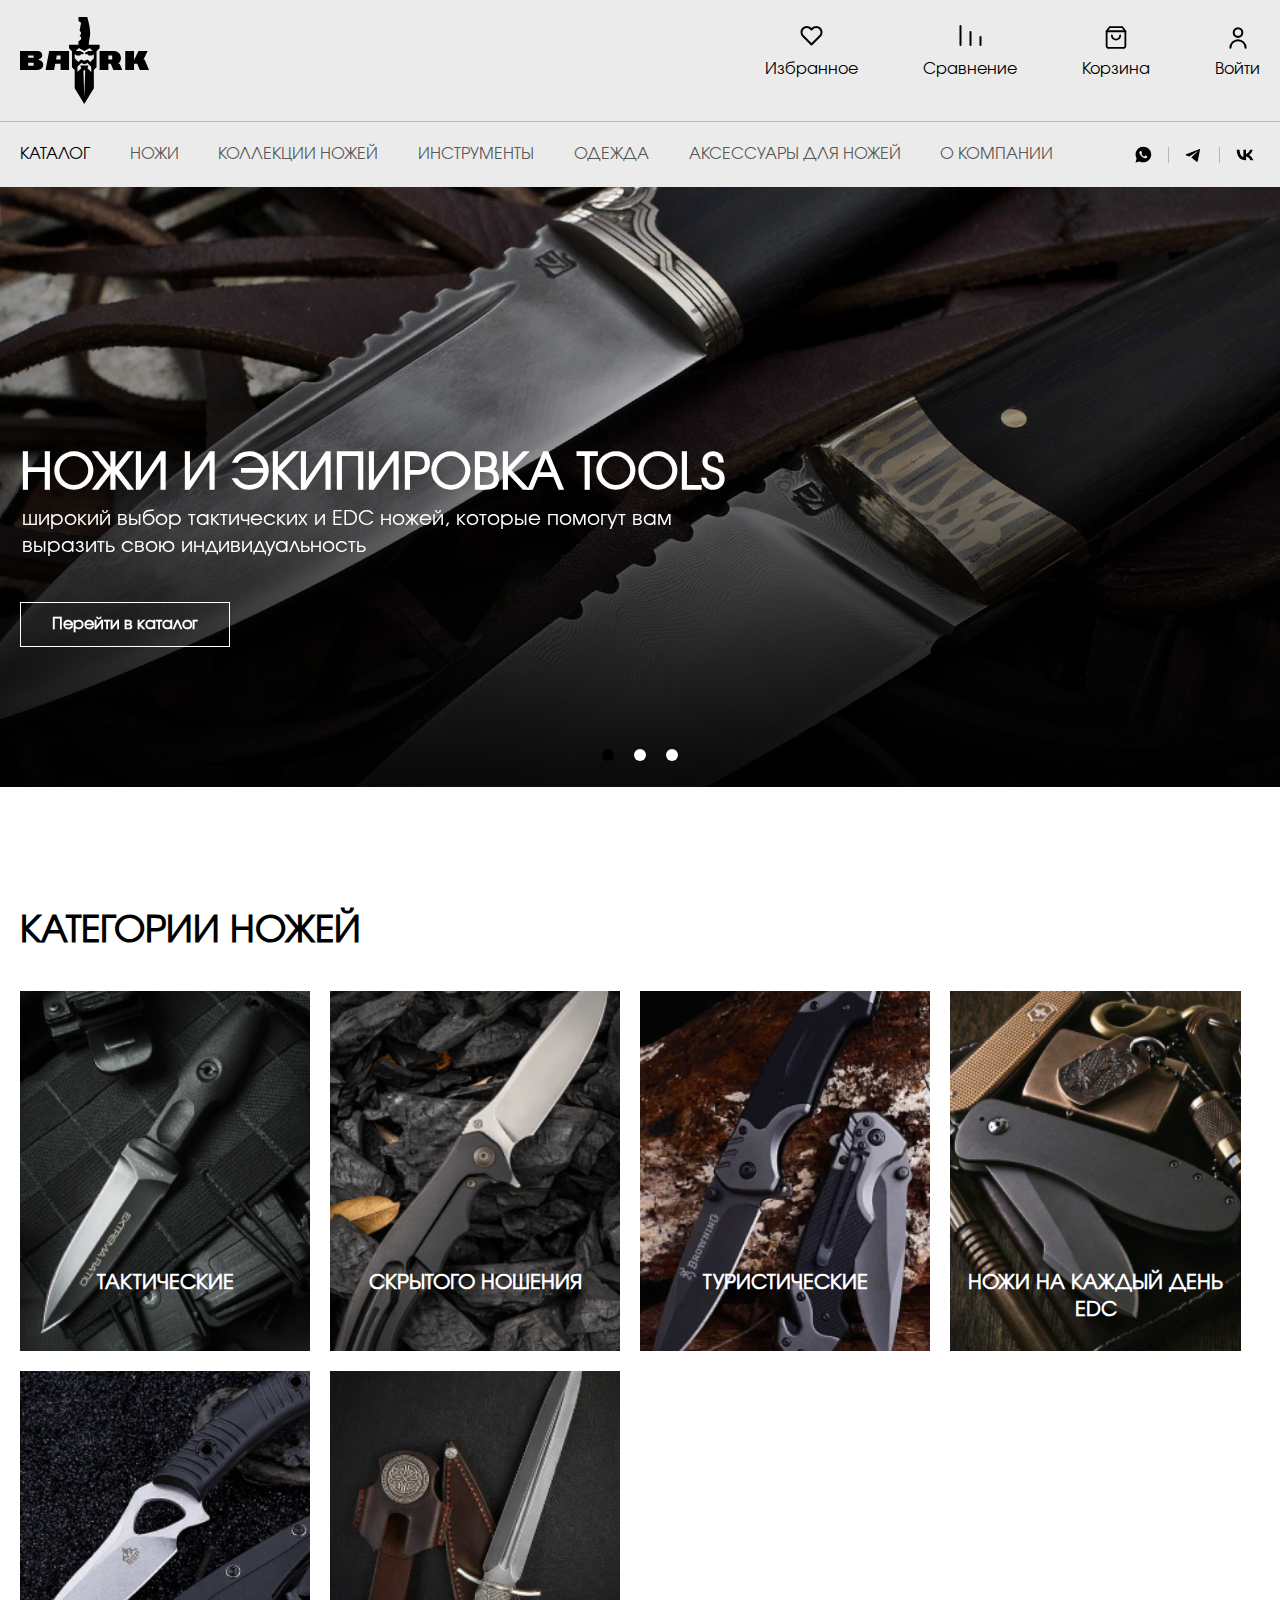
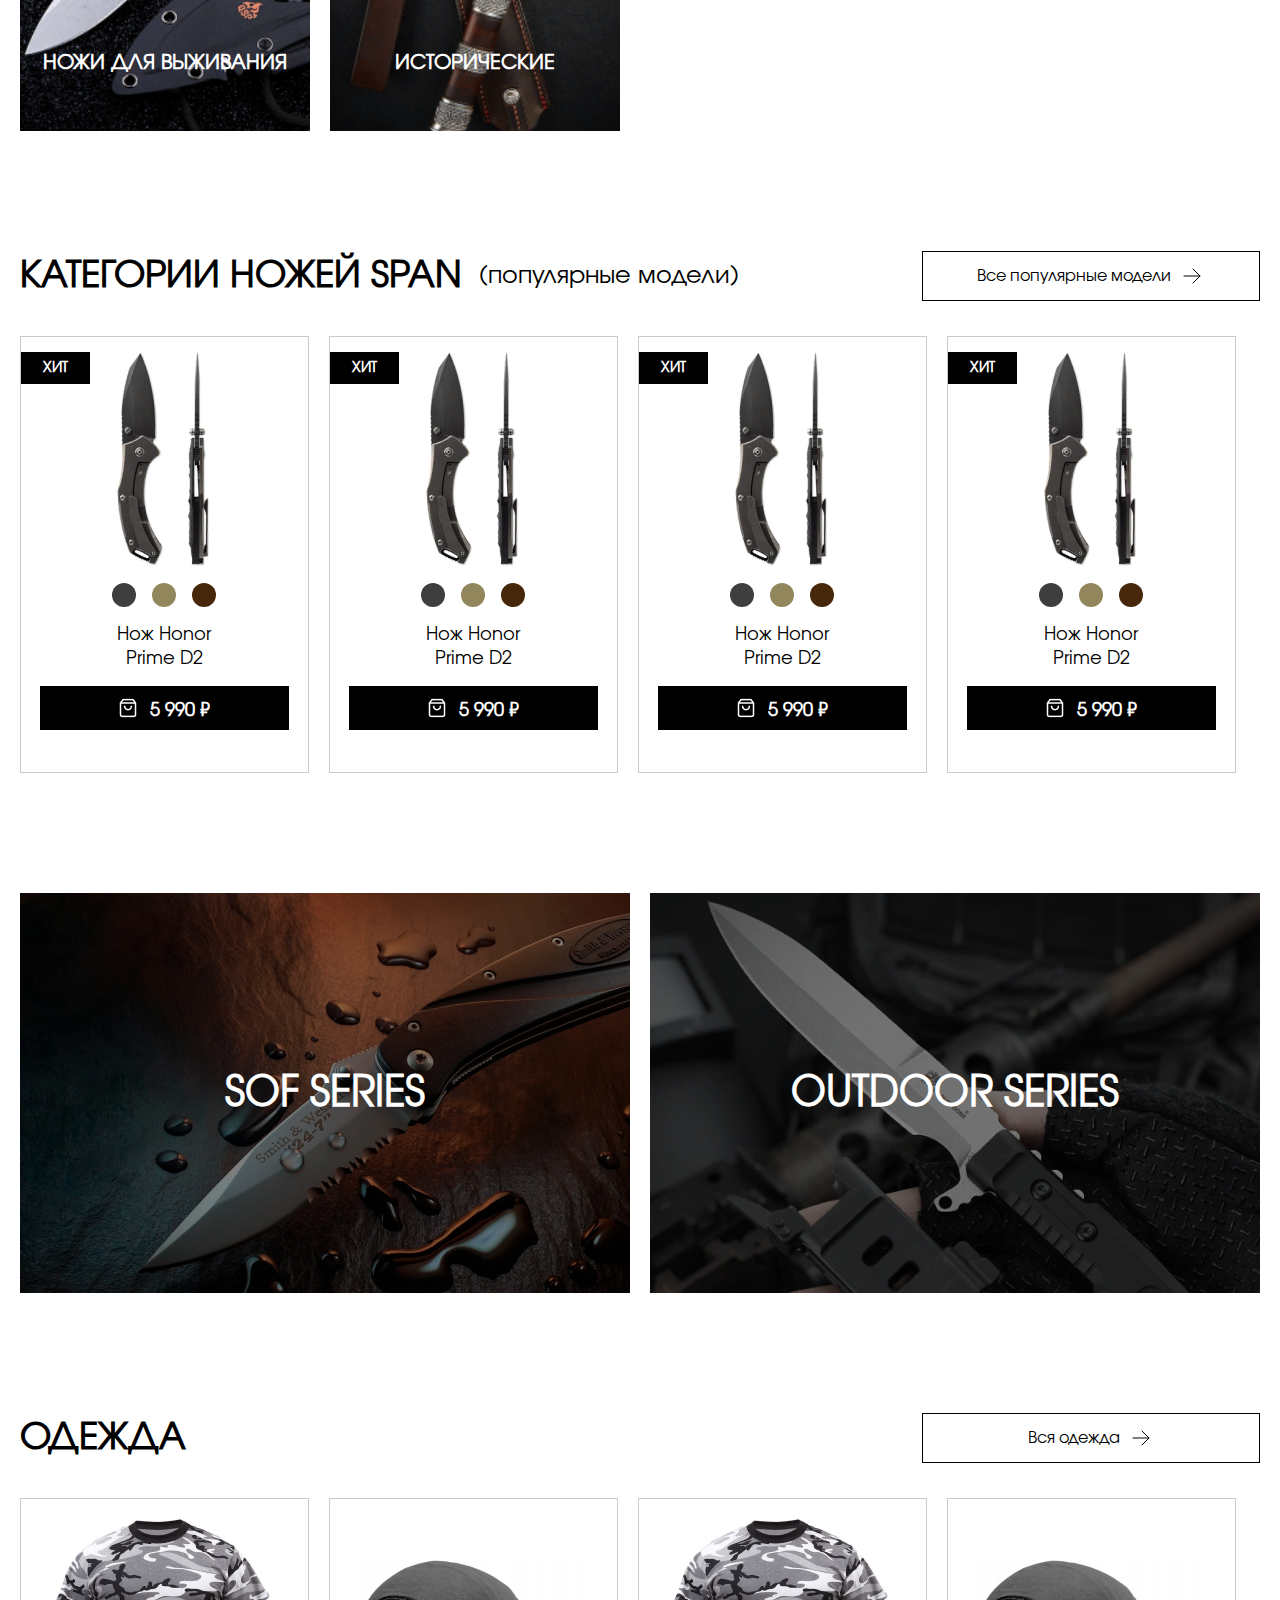
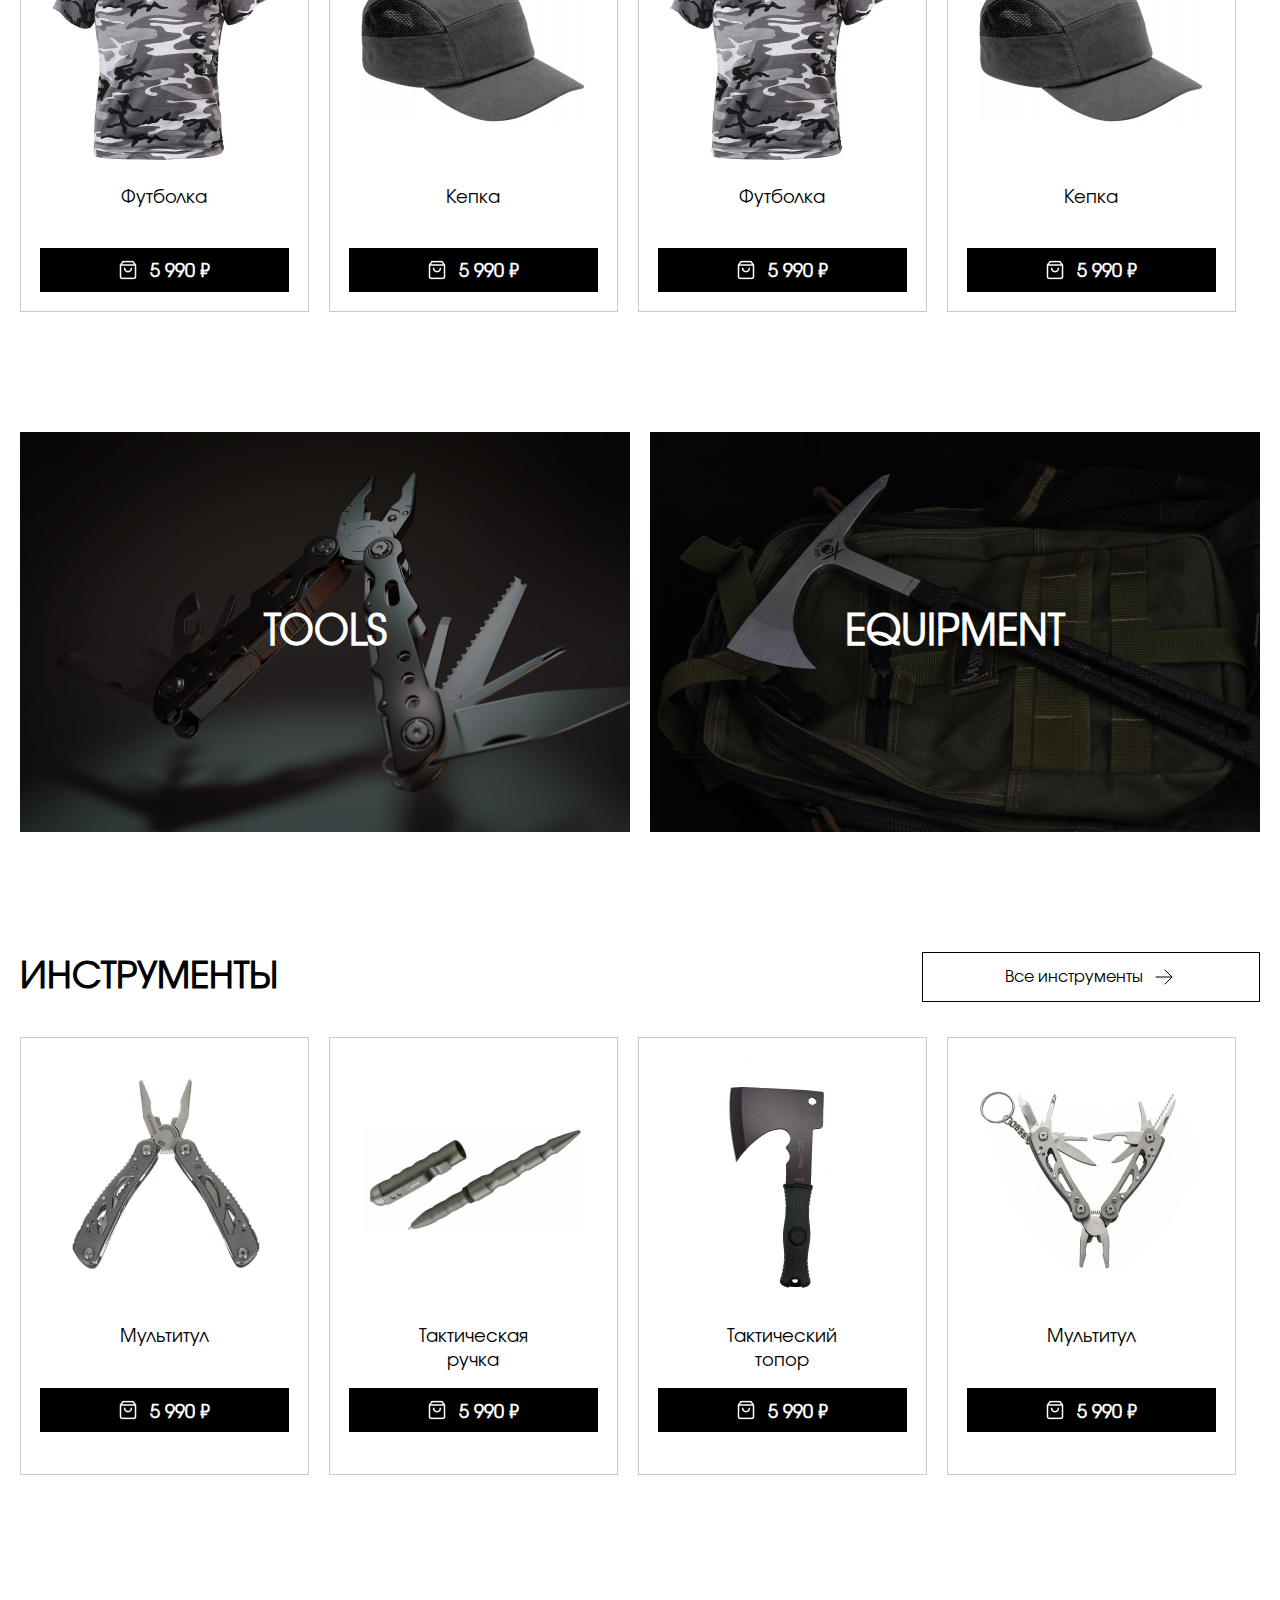
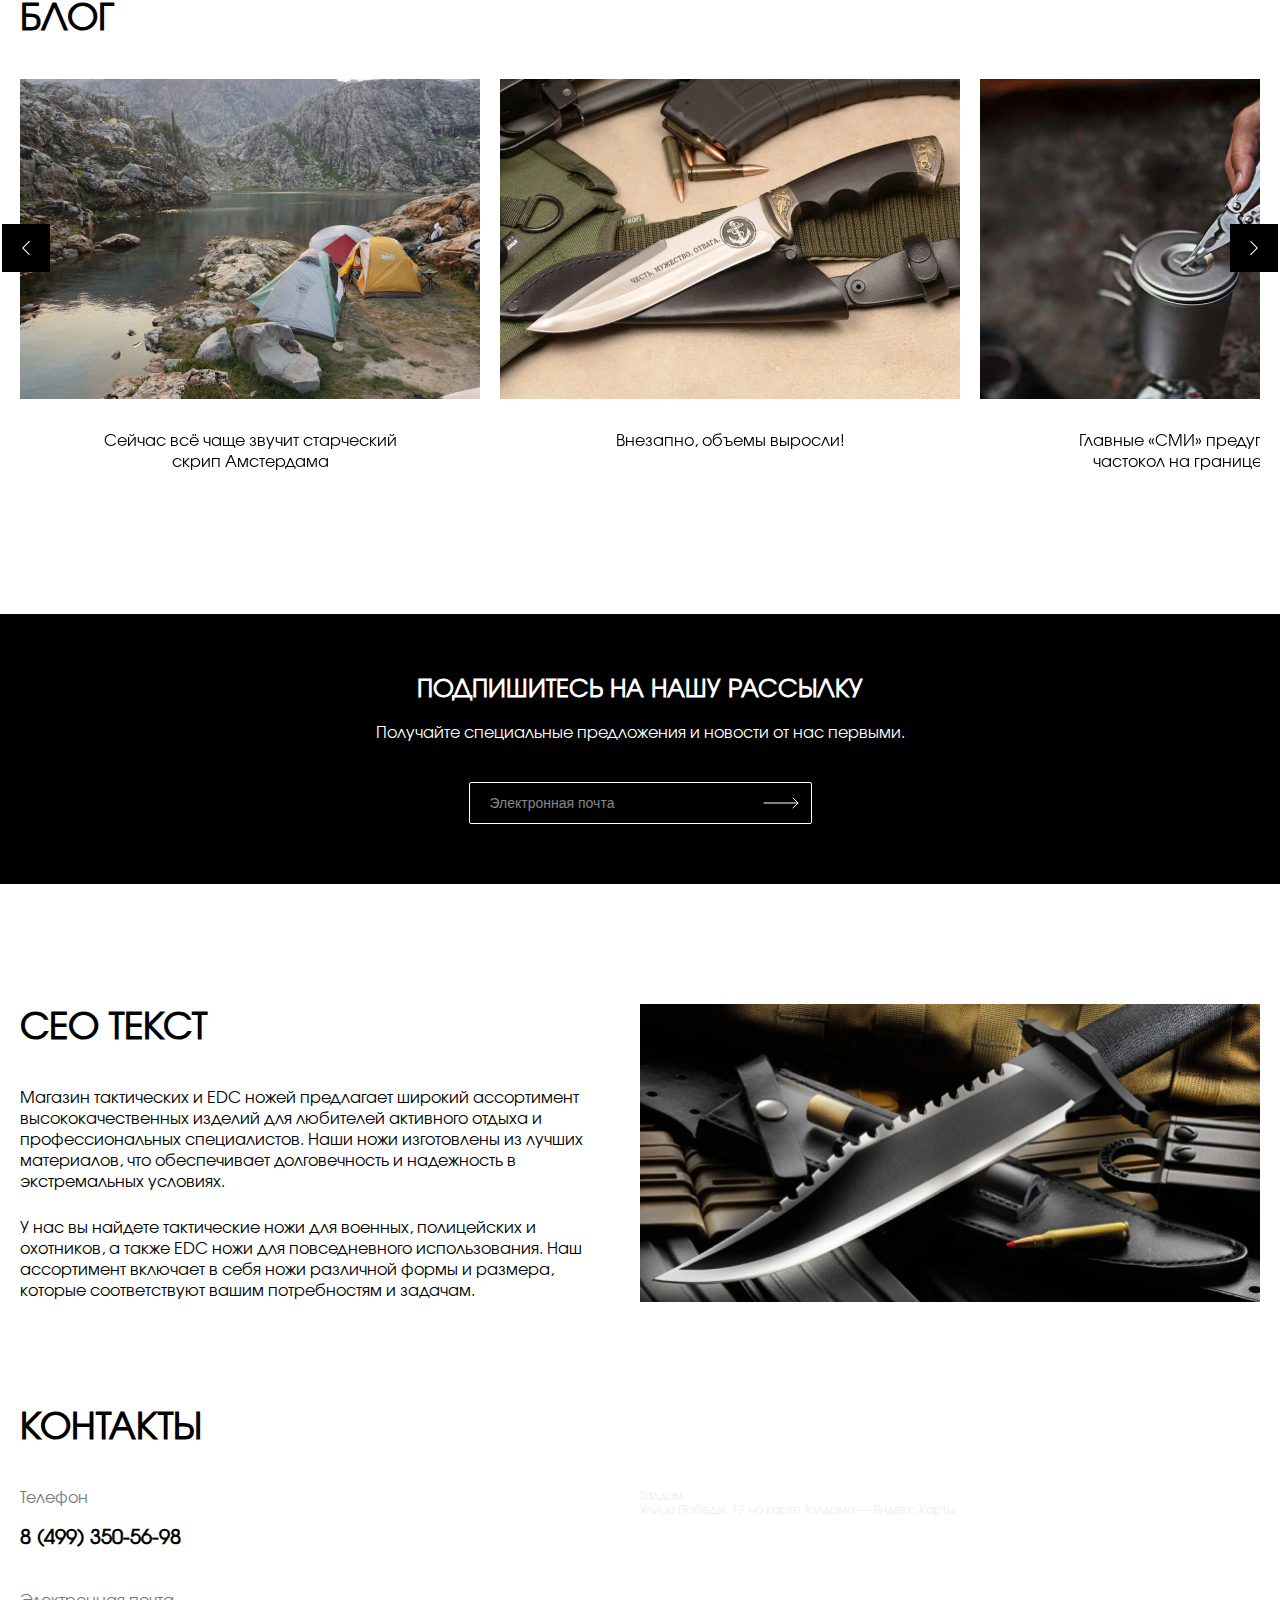
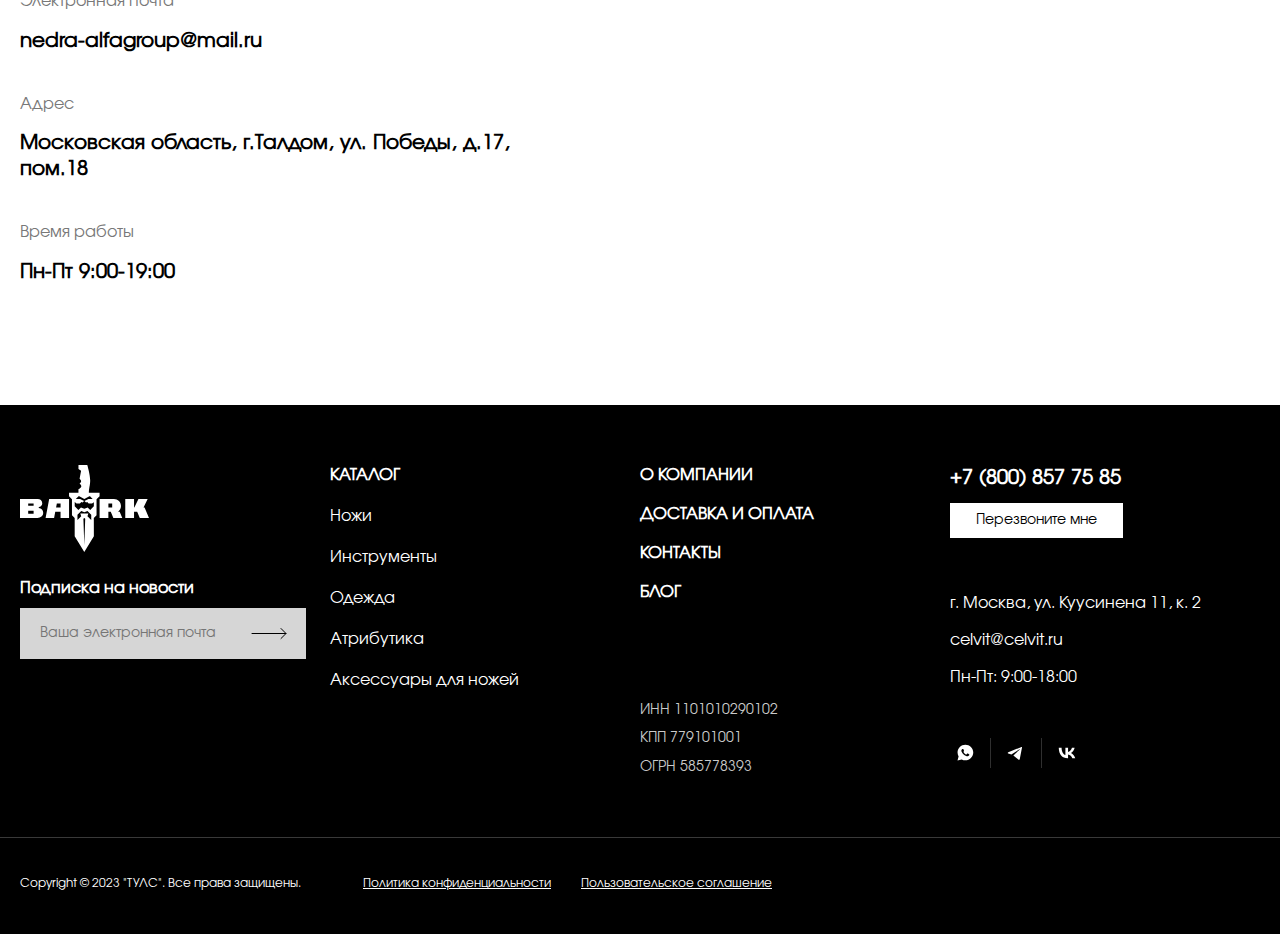
<file: index.html>
<!DOCTYPE html>
<html lang="en">

<head>
    <meta charset="UTF-8">
    <meta name="viewport" content="width=device-width, initial-scale=1.0">
    <title>Document</title>
    <link href="./css/bootstrap.min.css" rel="stylesheet">
    <link rel="stylesheet" href="./css/owl.carousel.min.css">
    <link rel="stylesheet" href="./css/style.css">
    <link rel="stylesheet" href="./css/adaptive.css">
</head>

<body>
    <header>
        <div class="header-wrapper">
            <div class="header-wrapper__top d-flex align-items-center">
                <div class="container">
                    <div class="row">

                        <div class="col-xl-3 col-5 header-wrapper_top--logo">
                            <a href="./index.html">
                                <svg xmlns="http://www.w3.org/2000/svg" width="129" height="87" viewBox="0 0 129 87"
                                    fill="none">
                                    <g clip-path="url(#clip0_104_3150)">
                                        <path
                                            d="M18.7781 43.0073V42.0491C20.8676 41.8027 22.2698 40.2697 22.2698 38.1892C22.2698 35.6158 20.0978 34.0828 17.7059 34.0828L0 34.0554V52.9447H17.5684C20.5652 52.9447 23.2046 51.001 23.2046 47.8254C23.2046 45.2247 21.445 43.2537 18.7781 43.0073ZM13.5818 48.8383H8.1931V45.827H13.6093V48.8383H13.5818ZM13.5818 40.7625H8.1931V38.545H13.6093V40.7625H13.5818Z"
                                            fill="#010101" />
                                        <path
                                            d="M25.5965 52.9447H34.0921L35.2468 46.8399H40.5531V52.9447H49.0486V34.0554H29.1707L25.5965 52.9447ZM36.8414 38.545H40.5806V42.5693H36.0991L36.8414 38.545Z"
                                            fill="#010101" />
                                        <path
                                            d="M98.0972 46.8125C99.8293 45.5258 100.984 43.4453 100.984 41.0909C100.984 37.2036 97.9047 34.028 93.8907 34.028H79.594V52.9173H88.3645V46.8125H90.7564L93.3683 52.9173H102.276L99.6643 46.7851H98.0972V46.8125ZM92.1861 42.5966H88.3919V38.5724H92.1861V42.5966Z"
                                            fill="#010101" />
                                        <path
                                            d="M124.574 42.5966H123.529L127.653 34.0554H118.442L114.346 42.5966H114.043V34.0554H105.273V52.9447H114.043V46.8399H117.178L119.79 52.9447H129L124.574 42.5966Z"
                                            fill="#010101" />
                                        <path
                                            d="M64.3075 35.1778V35.1504L64.2525 35.1778C64.3075 35.1504 64.3075 35.1778 64.3075 35.1778Z"
                                            fill="#010101" />
                                        <path
                                            d="M79.594 27.759H69.0364H68.844C68.954 22.7766 70.1912 20.5318 70.1912 15.303C70.1912 9.85526 67.3043 0 67.3043 0H58.4789V3.99685L61.0908 5.77627L59.5786 13.7426L60.4859 14.646C61.3657 15.4947 61.3382 16.8908 60.4584 17.7121C60.211 17.9585 59.9086 18.1775 59.5786 18.4239L60.7059 19.6284C61.4482 20.4223 61.5032 21.6542 60.7609 22.4755C60.2385 23.0503 59.4962 23.7074 58.4514 24.2275V27.7316H49.0486V31.3452L51.9629 34.247V50.2071L54.6848 52.9172V71.3137L64.28 86.9726L73.8753 71.3137L73.8203 52.9172L76.5422 50.2071V34.3291L79.5665 31.3178V27.759H79.594ZM67.6893 42.4871L64.335 43.8011L60.9808 42.4871L58.3964 45.0057L54.7123 41.3647V37.1215L56.5268 38.4355H59.9361L61.3657 37.012L62.5479 37.5047L64.1151 35.9443L60.1285 34.0554H55.8395L58.5339 31.3726H59.2762L64.335 33.9733L69.3939 31.3726H69.9987L72.6931 34.0554H68.4591L64.4725 35.9443L66.0396 37.5047L67.2219 37.012L68.6515 38.4355H72.0607L73.8478 37.1488V41.3647L70.2187 44.9783L67.6893 42.4871ZM64.3075 79.9918L63.4003 53.848L64.3075 52.9446L65.2148 53.848L64.3075 79.9918ZM71.2084 54.9978L67.4418 51.1652L68.3766 48.5919H64.335H60.2935L61.2283 51.1652L57.4616 54.9978V49.8512L61.2557 46.1007L64.3625 47.3326L67.4418 46.1007L71.2359 49.8512V54.9978H71.2084Z"
                                            fill="#010101" />
                                    </g>
                                    <defs>
                                        <clipPath id="clip0_104_3150">
                                            <rect width="129" height="87" fill="white" />
                                        </clipPath>
                                    </defs>
                                </svg>
                            </a>
                        </div>

                        <div
                            class="header-wrapper__top--nav col-xl-9 col-7 d-flex align-items-center justify-content-end">
                            <ul class="list-group-flush d-flex" id="header-top-nav__list">
                                <li class="list-group-item d-flex flex-column align-items-center">
                                    <a href="./favourites.html" class="nav-link">
                                        <div class="header-top-list__icon">
                                            <svg xmlns="http://www.w3.org/2000/svg" width="23" height="20"
                                                viewBox="0 0 23 20" fill="none">
                                                <path
                                                    d="M19.9578 2.54219C19.4691 2.05327 18.8889 1.66542 18.2503 1.40081C17.6117 1.1362 16.9272 1 16.2359 1C15.5446 1 14.8601 1.1362 14.2215 1.40081C13.5829 1.66542 13.0026 2.05327 12.5139 2.54219L11.4997 3.55639L10.4855 2.54219C9.49842 1.55507 8.1596 1.00051 6.76361 1.00051C5.36761 1.00051 4.02879 1.55507 3.04168 2.54219C2.05456 3.52931 1.5 4.86812 1.5 6.26412C1.5 7.66012 2.05456 8.99894 3.04168 9.98605L11.4997 18.4441L19.9578 9.98605C20.4467 9.49736 20.8346 8.91714 21.0992 8.27851C21.3638 7.63989 21.5 6.95539 21.5 6.26412C21.5 5.57285 21.3638 4.88835 21.0992 4.24973C20.8346 3.6111 20.4467 3.03088 19.9578 2.54219Z"
                                                    stroke="black" stroke-width="2" stroke-linecap="round"
                                                    stroke-linejoin="round" />
                                            </svg>
                                        </div>
                                    </a>
                                    <div class="header-top-list__link d-none d-xl-block">Избранное</div>
                                </li>
                                <li class="list-group-item d-flex flex-column align-items-center">
                                    <a href="./compare.html" class="nav-link">
                                        <div class="header-top-list__icon"><svg xmlns="http://www.w3.org/2000/svg"
                                                width="23" height="21" viewBox="0 0 23 21" fill="none">
                                                <path d="M1.5 1L1.5 20M11.5 7L11.5 20M21.5 12V20" stroke="black"
                                                    stroke-width="2" stroke-linecap="round" />
                                            </svg>
                                        </div>
                                    </a>
                                    <div class="header-top-list__link d-none d-xl-block">Сравнение</div>
                                </li>
                                <li class="list-group-item d-flex flex-column align-items-center">
                                    <a href="#" class="nav-link">
                                        <div class="header-top-list__icon"><svg xmlns="http://www.w3.org/2000/svg"
                                                width="26" height="25" viewBox="0 0 26 25" fill="none">
                                                <path
                                                    d="M6.75 2.08331L3.625 6.24998V20.8333C3.625 21.3858 3.84449 21.9158 4.23519 22.3065C4.62589 22.6972 5.1558 22.9166 5.70833 22.9166H20.2917C20.8442 22.9166 21.3741 22.6972 21.7648 22.3065C22.1555 21.9158 22.375 21.3858 22.375 20.8333V6.24998L19.25 2.08331H6.75Z"
                                                    stroke="black" stroke-width="1.8" stroke-linecap="round"
                                                    stroke-linejoin="round" />
                                                <path d="M3.625 6.25H22.375" stroke="black" stroke-width="1.8"
                                                    stroke-linecap="round" stroke-linejoin="round" />
                                                <path
                                                    d="M17.1666 10.4167C17.1666 11.5218 16.7277 12.5816 15.9463 13.363C15.1649 14.1444 14.105 14.5834 13 14.5834C11.8949 14.5834 10.8351 14.1444 10.0537 13.363C9.2723 12.5816 8.83331 11.5218 8.83331 10.4167"
                                                    stroke="black" stroke-width="1.8" stroke-linecap="round"
                                                    stroke-linejoin="round" />
                                            </svg>
                                        </div>
                                    </a>
                                    <div class="header-top-list__link d-none d-xl-block">Корзина</div>
                                </li>
                                <li class="list-group-item d-flex flex-column align-items-center">
                                    <a href="#" class="nav-link">
                                        <div class="header-top-list__icon"><svg xmlns="http://www.w3.org/2000/svg"
                                                width="26" height="26" viewBox="0 0 26 26" fill="none">
                                                <path
                                                    d="M5.41663 22.75C5.41663 18.5618 8.8118 15.1667 13 15.1667C17.1881 15.1667 20.5833 18.5618 20.5833 22.75M17.3333 7.58333C17.3333 9.97657 15.3932 11.9167 13 11.9167C10.6067 11.9167 8.66663 9.97657 8.66663 7.58333C8.66663 5.1901 10.6067 3.25 13 3.25C15.3932 3.25 17.3333 5.1901 17.3333 7.58333Z"
                                                    stroke="black" stroke-width="2" stroke-linecap="round"
                                                    stroke-linejoin="round" />
                                            </svg>
                                        </div>
                                    </a>
                                    <div class="header-top-list__link d-none d-xl-block">Войти</div>
                                </li>
                            </ul>
                        </div>
                    </div>
                </div>
            </div>
            <div class="header-wrapper__bottom">
                <div class="container">
                    <div class="row header-nav__wrapper flex-xl-row flex-row-reverse">
                        <div
                            class="col-xl-10 col-6 d-xl-flex d-none align-items-center justify-content-xl-start justify-content-end">
                            <nav class="navbar navbar-expand-lg d-xl-flex d-none">
                                <div class="container-fluid p-0">
                                    <button class="navbar-toggler" type="button" data-bs-toggle="collapse"
                                        data-bs-target="#navbarNavAltMarkup" aria-controls="navbarNavAltMarkup"
                                        aria-expanded="false" aria-label="Переключатель навигации">
                                        <span class="navbar-toggler-icon"></span>
                                    </button>
                                    <div class="collapse navbar-collapse d-flex text-uppercase" id="navbarNavAltMarkup">
                                        <!--header menu-->

                                        <ul class="navbar-nav list-group-flush" id="header-nav__wrapper--menu">
                                            <li class="list-group-flush d-flex align-items-center ">
                                                <a class="nav-link active" aria-current="page"
                                                    href="./category-product.html">Каталог</a>
                                            </li>
                                            <li
                                                class="list-group-item parent-menu nav-link-level1 d-flex align-items-center">
                                                <a class="nav-link position-relative" href="#">ножи</a>
                                                <ul class="list-group-flush sub-menu-list">
                                                    <li class="list-group-item"><a class="nav-link"
                                                            href="#">Тактические</a></li>
                                                    <li class="list-group-item"><a class="nav-link" href="#">Скрытого
                                                            ношения</a></li>
                                                    <li class="list-group-item"><a class="nav-link"
                                                            href="#">Туристические</a></li>
                                                    <li class="list-group-item"><a class="nav-link" href="#">Ножи на
                                                            каждый день EDC</a></li>
                                                    <li class="list-group-item"><a class="nav-link" href="#">Ножи для
                                                            выживания</a></li>
                                                    <li class="list-group-item"><a class="nav-link"
                                                            href="#">Исторические</a></li>
                                                </ul>
                                            </li>
                                            <li
                                                class="list-group-item parent-menu nav-link-level1 d-flex align-items-center">
                                                <a class="nav-link d-flex  align-items-center" href="#">коллекции
                                                    ножей</a>
                                                <div class="sub-mega-menu">

                                                    <div class="sub-mega-menu__card">
                                                        <img class="sub-mega-menu__card_img"
                                                            src="./img/rectangle-178.png" />
                                                        <div class="sub-mega-menu__card_title">SOF SERIES</div>
                                                        <ul class="sub-mega-menu__card__ul list-group-flush">
                                                            <li class="list-group-item sub-mega-menu__ul--li">
                                                                <a href="#" class="nav-link">Название раздела 1</a>
                                                            </li>
                                                            <li class="list-group-item sub-mega-menu__ul--li">
                                                                <a href="#" class="nav-link">Название раздела 2</a>
                                                            </li>
                                                            <li class="list-group-item sub-mega-menu__ul--li">
                                                                <a href="#" class="nav-link">Название раздела 3</a>
                                                            </li>
                                                            <li class="list-group-item sub-mega-menu__ul--li">
                                                                <a href="#" class="nav-link">Название раздела 4</a>
                                                            </li>
                                                            <li class="list-group-item sub-mega-menu__ul--li">
                                                                <a href="#" class="nav-link">Название раздела 5</a>
                                                            </li>
                                                            <li class="list-group-item sub-mega-menu__ul--li">
                                                                <a href="#" class="nav-link">Название раздела 6</a>
                                                            </li>
                                                        </ul>
                                                    </div>

                                                    <div class="sub-mega-menu__card">
                                                        <img class="sub-mega-menu__card_img"
                                                            src="./img/rectangle-178.png" />
                                                        <div class="sub-mega-menu__card_title">SOF SERIES</div>
                                                        <ul class="sub-mega-menu__card__ul list-group-flush">
                                                            <li class="list-group-item sub-mega-menu__ul--li">
                                                                <a href="#" class="nav-link">Название раздела 1</a>
                                                            </li>
                                                            <li class="list-group-item sub-mega-menu__ul--li">
                                                                <a href="#" class="nav-link">Название раздела 2</a>
                                                            </li>
                                                            <li class="list-group-item sub-mega-menu__ul--li">
                                                                <a href="#" class="nav-link">Название раздела 3</a>
                                                            </li>
                                                            <li class="list-group-item sub-mega-menu__ul--li">
                                                                <a href="#" class="nav-link">Название раздела 4</a>
                                                            </li>
                                                            <li class="list-group-item sub-mega-menu__ul--li">
                                                                <a href="#" class="nav-link">Название раздела 5</a>
                                                            </li>
                                                            <li class="list-group-item sub-mega-menu__ul--li">
                                                                <a href="#" class="nav-link">Название раздела 6</a>
                                                            </li>
                                                        </ul>
                                                    </div>

                                                    <div class="sub-mega-menu__card">
                                                        <img class="sub-mega-menu__card_img"
                                                            src="./img/rectangle-178.png" />
                                                        <div class="sub-mega-menu__card_title">SOF SERIES</div>
                                                        <ul class="sub-mega-menu__card__ul list-group-flush">
                                                            <li class="list-group-item sub-mega-menu__ul--li">
                                                                <a href="#" class="nav-link">Название раздела 1</a>
                                                            </li>
                                                            <li class="list-group-item sub-mega-menu__ul--li">
                                                                <a href="#" class="nav-link">Название раздела 2</a>
                                                            </li>
                                                            <li class="list-group-item sub-mega-menu__ul--li">
                                                                <a href="#" class="nav-link">Название раздела 3</a>
                                                            </li>
                                                            <li class="list-group-item sub-mega-menu__ul--li">
                                                                <a href="#" class="nav-link">Название раздела 4</a>
                                                            </li>
                                                            <li class="list-group-item sub-mega-menu__ul--li">
                                                                <a href="#" class="nav-link">Название раздела 5</a>
                                                            </li>
                                                            <li class="list-group-item sub-mega-menu__ul--li">
                                                                <a href="#" class="nav-link">Название раздела 6</a>
                                                            </li>
                                                        </ul>
                                                    </div>

                                                    <div class="sub-mega-menu__card">
                                                        <img class="sub-mega-menu__card_img"
                                                            src="./img/rectangle-178.png" />
                                                        <div class="sub-mega-menu__card_title">SOF SERIES</div>
                                                        <ul class="sub-mega-menu__card__ul list-group-flush">
                                                            <li class="list-group-item sub-mega-menu__ul--li">
                                                                <a href="#" class="nav-link">Название раздела 1</a>
                                                            </li>
                                                            <li class="list-group-item sub-mega-menu__ul--li">
                                                                <a href="#" class="nav-link">Название раздела 2</a>
                                                            </li>
                                                            <li class="list-group-item sub-mega-menu__ul--li">
                                                                <a href="#" class="nav-link">Название раздела 3</a>
                                                            </li>
                                                            <li class="list-group-item sub-mega-menu__ul--li">
                                                                <a href="#" class="nav-link">Название раздела 4</a>
                                                            </li>
                                                            <li class="list-group-item sub-mega-menu__ul--li">
                                                                <a href="#" class="nav-link">Название раздела 5</a>
                                                            </li>
                                                            <li class="list-group-item sub-mega-menu__ul--li">
                                                                <a href="#" class="nav-link">Название раздела 6</a>
                                                            </li>
                                                        </ul>
                                                    </div>

                                                    <div class="sub-mega-menu__card">
                                                        <img class="sub-mega-menu__card_img"
                                                            src="./img/rectangle-178.png" />
                                                        <div class="sub-mega-menu__card_title">SOF SERIES</div>
                                                        <ul class="sub-mega-menu__card__ul list-group-flush">
                                                            <li class="list-group-item sub-mega-menu__ul--li">
                                                                <a href="#" class="nav-link">Название раздела 1</a>
                                                            </li>
                                                            <li class="list-group-item sub-mega-menu__ul--li">
                                                                <a href="#" class="nav-link">Название раздела 2</a>
                                                            </li>
                                                            <li class="list-group-item sub-mega-menu__ul--li">
                                                                <a href="#" class="nav-link">Название раздела 3</a>
                                                            </li>
                                                            <li class="list-group-item sub-mega-menu__ul--li">
                                                                <a href="#" class="nav-link">Название раздела 4</a>
                                                            </li>
                                                            <li class="list-group-item sub-mega-menu__ul--li">
                                                                <a href="#" class="nav-link">Название раздела 5</a>
                                                            </li>
                                                            <li class="list-group-item sub-mega-menu__ul--li">
                                                                <a href="#" class="nav-link">Название раздела 6</a>
                                                            </li>
                                                        </ul>
                                                    </div>

                                                </div>

                                            </li>
                                            <li class="list-group-item d-flex align-items-center ">
                                                <a class="nav-link" href="#">инструменты</a>
                                            </li>
                                            <li class="list-group-item d-flex align-items-center ">
                                                <a class="nav-link" href="#">одежда</a>
                                            </li>
                                            <li class="list-group-item d-flex align-items-center ">
                                                <a class="nav-link" href="#">аксессуары для ножей</a>
                                            </li>
                                            <li class="list-group-item d-flex align-items-center ">
                                                <a class="nav-link" href="./about.html">О компании</a>
                                            </li>
                                        </ul>
                                    </div>

                                    <!--end header menu-->

                                </div>
                        </div>
                        </nav>
                        <div class="d-flex d-xl-none col-6 justify-content-end">
                            <button class="btn btn-mobile-menu" type="button" data-bs-toggle="offcanvas"
                                data-bs-target="#offcanvasRight" aria-controls="offcanvasRight">
                                <span>Меню</span>
                                <svg xmlns="http://www.w3.org/2000/svg" width="24" height="24" viewBox="0 0 24 24"
                                    fill="none">
                                    <path
                                        d="M12 7C12.3956 7 12.7822 6.8827 13.1111 6.66294C13.44 6.44318 13.6964 6.13082 13.8478 5.76537C13.9991 5.39992 14.0387 4.99778 13.9616 4.60982C13.8844 4.22186 13.6939 3.86549 13.4142 3.58579C13.1345 3.30608 12.7781 3.1156 12.3902 3.03843C12.0022 2.96126 11.6001 3.00087 11.2346 3.15224C10.8692 3.30362 10.5568 3.55996 10.3371 3.88886C10.1173 4.21776 10 4.60444 10 5C10 5.53043 10.2107 6.03914 10.5858 6.41421C10.9609 6.78929 11.4696 7 12 7ZM12 17C11.6044 17 11.2178 17.1173 10.8889 17.3371C10.56 17.5568 10.3036 17.8692 10.1522 18.2346C10.0009 18.6001 9.96126 19.0022 10.0384 19.3902C10.1156 19.7781 10.3061 20.1345 10.5858 20.4142C10.8655 20.6939 11.2219 20.8844 11.6098 20.9616C11.9978 21.0387 12.3999 20.9991 12.7654 20.8478C13.1308 20.6964 13.4432 20.44 13.6629 20.1111C13.8827 19.7822 14 19.3956 14 19C14 18.4696 13.7893 17.9609 13.4142 17.5858C13.0391 17.2107 12.5304 17 12 17ZM12 10C11.6044 10 11.2178 10.1173 10.8889 10.3371C10.56 10.5568 10.3036 10.8692 10.1522 11.2346C10.0009 11.6001 9.96126 12.0022 10.0384 12.3902C10.1156 12.7781 10.3061 13.1345 10.5858 13.4142C10.8655 13.6939 11.2219 13.8844 11.6098 13.9616C11.9978 14.0387 12.3999 13.9991 12.7654 13.8478C13.1308 13.6964 13.4432 13.44 13.6629 13.1111C13.8827 12.7822 14 12.3956 14 12C14 11.4696 13.7893 10.9609 13.4142 10.5858C13.0391 10.2107 12.5304 10 12 10Z"
                                        fill="#111111" />
                                </svg>
                            </button>

                            <div class="offcanvas offcanvas-end" tabindex="-1" id="offcanvasRight"
                                aria-labelledby="offcanvasRightLabel">
                                <div class="offcanvas-header">
                                    <h5 class="offcanvas-title" id="offcanvasRightLabel">Меню</h5>
                                    <button type="button" class="btn-close" data-bs-dismiss="offcanvas"
                                        aria-label="Закрыть"></button>
                                </div>
                                <div class="offcanvas-body">
                                    <div class="container-fluid p-0">
                                        <button class="navbar-toggler" type="button" data-bs-toggle="collapse"
                                            data-bs-target="#navbarNavAltMarkup" aria-controls="navbarNavAltMarkup"
                                            aria-expanded="false" aria-label="Переключатель навигации">
                                            <span class="navbar-toggler-icon"></span>
                                        </button>
                                        <div class="collapse navbar-collapse d-flex text-uppercase"
                                            id="navbarNavAltMarkup">
                                            <ul class="navbar-nav list-group-flush" id="header-nav__wrapper--menu">
                                                <li class="list-group-item align-items-center">
                                                    <a class="nav-link d-flex active" aria-current="page"
                                                        href="./category-product.html">Каталог</a>
                                                </li>

                                                <li class="list-group-item align-items-center parent-menu nav-link-level1"
                                                    id="sub-menu-list">
                                                    <a class="nav-link  d-flex  align-items-center justify-content-between position-relative"
                                                        href="#">
                                                        <span>ножи</span>
                                                        <svg xmlns="http://www.w3.org/2000/svg" width="26" height="26"
                                                            viewBox="0 0 26 26" fill="none">
                                                            <path d="M9.6001 19.2L16.0001 12.8L9.6001 6.39999"
                                                                stroke="black" stroke-width="2" stroke-linecap="round"
                                                                stroke-linejoin="round" />
                                                        </svg>
                                                    </a>
                                                    <ul class="list-group-flush sub-menu-list" style="display: none;">
                                                        <li class="list-group-item"><a class="nav-link"
                                                                href="#">Тактические</a></li>
                                                        <li class="list-group-item"><a class="nav-link"
                                                                href="#">Скрытого
                                                                ношения</a></li>
                                                        <li class="list-group-item"><a class="nav-link"
                                                                href="#">Туристические</a></li>
                                                        <li class="list-group-item"><a class="nav-link" href="#">Ножи на
                                                                каждый день EDC</a></li>
                                                        <li class="list-group-item"><a class="nav-link" href="#">Ножи
                                                                для
                                                                выживания</a></li>
                                                        <li class="list-group-item"><a class="nav-link"
                                                                href="#">Исторические</a></li>
                                                    </ul>
                                                </li>
                                                <li class="list-group-item align-items-center parent-menu nav-link-level1"
                                                    id="sub-mega-menu">
                                                    <a class="nav-link d-flex  align-items-center justify-content-between position-relative"
                                                        href="#">
                                                        <span>коллекции ножей</span>
                                                        <svg xmlns="http://www.w3.org/2000/svg" width="26" height="26"
                                                            viewBox="0 0 26 26" fill="none">
                                                            <path d="M9.6001 19.2L16.0001 12.8L9.6001 6.39999"
                                                                stroke="black" stroke-width="2" stroke-linecap="round"
                                                                stroke-linejoin="round" />
                                                        </svg>
                                                    </a>
                                                    <div class="sub-mega-menu" style="display: none;">

                                                        <div class="sub-mega-menu__card">
                                                            <img class="sub-mega-menu__card_img"
                                                                src="./img/rectangle-178.png" />
                                                            <div class="sub-mega-menu__card_title">SOF SERIES</div>
                                                            <ul class="list-group-flush sub-mega-menu__card__ul">
                                                                <li class="list-group-item sub-mega-menu__ul--li">
                                                                    <a href="#" class="nav-link">Название раздела 1</a>
                                                                </li>
                                                                <li class="list-group-item sub-mega-menu__ul--li">
                                                                    <a href="#" class="nav-link">Название раздела 2</a>
                                                                </li>
                                                                <li class="list-group-item sub-mega-menu__ul--li">
                                                                    <a href="#" class="nav-link">Название раздела 3</a>
                                                                </li>
                                                                <li class="list-group-item sub-mega-menu__ul--li">
                                                                    <a href="#" class="nav-link">Название раздела 4</a>
                                                                </li>
                                                                <li class="list-group-item sub-mega-menu__ul--li">
                                                                    <a href="#" class="nav-link">Название раздела 5</a>
                                                                </li>
                                                                <li class="list-group-item sub-mega-menu__ul--li">
                                                                    <a href="#" class="nav-link">Название раздела 6</a>
                                                                </li>
                                                            </ul>
                                                        </div>

                                                        <div class="sub-mega-menu__card">
                                                            <img class="sub-mega-menu__card_img"
                                                                src="./img/rectangle-178.png" />
                                                            <div class="sub-mega-menu__card_title">SOF SERIES</div>
                                                            <ul class="list-group-flush sub-mega-menu__card__ul">
                                                                <li class="list-group-item sub-mega-menu__ul--li">
                                                                    <a href="#" class="nav-link">Название раздела 1</a>
                                                                </li>
                                                                <li class="list-group-item sub-mega-menu__ul--li">
                                                                    <a href="#" class="nav-link">Название раздела 2</a>
                                                                </li>
                                                                <li class="list-group-item sub-mega-menu__ul--li">
                                                                    <a href="#" class="nav-link">Название раздела 3</a>
                                                                </li>
                                                                <li class="list-group-item sub-mega-menu__ul--li">
                                                                    <a href="#" class="nav-link">Название раздела 4</a>
                                                                </li>
                                                                <li class="list-group-item sub-mega-menu__ul--li">
                                                                    <a href="#" class="nav-link">Название раздела 5</a>
                                                                </li>
                                                                <li class="list-group-item sub-mega-menu__ul--li">
                                                                    <a href="#" class="nav-link">Название раздела 6</a>
                                                                </li>
                                                            </ul>
                                                        </div>

                                                        <div class="sub-mega-menu__card">
                                                            <img class="sub-mega-menu__card_img"
                                                                src="./img/rectangle-178.png" />
                                                            <div class="sub-mega-menu__card_title">SOF SERIES</div>
                                                            <ul class="list-group-flush sub-mega-menu__card__ul">
                                                                <li class="list-group-item sub-mega-menu__ul--li">
                                                                    <a href="#" class="nav-link">Название раздела 1</a>
                                                                </li>
                                                                <li class="list-group-item sub-mega-menu__ul--li">
                                                                    <a href="#" class="nav-link">Название раздела 2</a>
                                                                </li>
                                                                <li class="list-group-item sub-mega-menu__ul--li">
                                                                    <a href="#" class="nav-link">Название раздела 3</a>
                                                                </li>
                                                                <li class="list-group-item sub-mega-menu__ul--li">
                                                                    <a href="#" class="nav-link">Название раздела 4</a>
                                                                </li>
                                                                <li class="list-group-item sub-mega-menu__ul--li">
                                                                    <a href="#" class="nav-link">Название раздела 5</a>
                                                                </li>
                                                                <li class="list-group-item sub-mega-menu__ul--li">
                                                                    <a href="#" class="nav-link">Название раздела 6</a>
                                                                </li>
                                                            </ul>
                                                        </div>

                                                        <div class="sub-mega-menu__card">
                                                            <img class="sub-mega-menu__card_img"
                                                                src="./img/rectangle-178.png" />
                                                            <div class="sub-mega-menu__card_title">SOF SERIES</div>
                                                            <ul class="list-group-flush sub-mega-menu__card__ul">
                                                                <li class="list-group-item sub-mega-menu__ul--li">
                                                                    <a href="#" class="nav-link">Название раздела 1</a>
                                                                </li>
                                                                <li class="list-group-item sub-mega-menu__ul--li">
                                                                    <a href="#" class="nav-link">Название раздела 2</a>
                                                                </li>
                                                                <li class="list-group-item sub-mega-menu__ul--li">
                                                                    <a href="#" class="nav-link">Название раздела 3</a>
                                                                </li>
                                                                <li class="list-group-item sub-mega-menu__ul--li">
                                                                    <a href="#" class="nav-link">Название раздела 4</a>
                                                                </li>
                                                                <li class="list-group-item sub-mega-menu__ul--li">
                                                                    <a href="#" class="nav-link">Название раздела 5</a>
                                                                </li>
                                                                <li class="list-group-item sub-mega-menu__ul--li">
                                                                    <a href="#" class="nav-link">Название раздела 6</a>
                                                                </li>
                                                            </ul>
                                                        </div>

                                                        <div class="sub-mega-menu__card">
                                                            <img class="sub-mega-menu__card_img"
                                                                src="./img/rectangle-178.png" />
                                                            <div class="sub-mega-menu__card_title">SOF SERIES</div>
                                                            <ul class="list-group-flush sub-mega-menu__card__ul">
                                                                <li class="list-group-item sub-mega-menu__ul--li">
                                                                    <a href="#" class="nav-link">Название раздела 1</a>
                                                                </li>
                                                                <li class="list-group-item sub-mega-menu__ul--li">
                                                                    <a href="#" class="nav-link">Название раздела 2</a>
                                                                </li>
                                                                <li class="list-group-item sub-mega-menu__ul--li">
                                                                    <a href="#" class="nav-link">Название раздела 3</a>
                                                                </li>
                                                                <li class="list-group-item sub-mega-menu__ul--li">
                                                                    <a href="#" class="nav-link">Название раздела 4</a>
                                                                </li>
                                                                <li class="list-group-item sub-mega-menu__ul--li">
                                                                    <a href="#" class="nav-link">Название раздела 5</a>
                                                                </li>
                                                                <li class="list-group-item sub-mega-menu__ul--li">
                                                                    <a href="#" class="nav-link">Название раздела 6</a>
                                                                </li>
                                                            </ul>
                                                        </div>

                                                    </div>

                                                </li>
                                                <li class="list-group-item align-items-center">
                                                    <a class="nav-link" href="#">инструменты</a>
                                                </li>
                                                <li class="list-group-item align-items-center">
                                                    <a class="nav-link" href="#">одежда</a>
                                                </li>
                                                <li class="list-group-item align-items-center">
                                                    <a class="nav-link" href="#">аксессуары для
                                                        ножей</a>
                                                </li>
                                                <li class="list-group-item align-items-center">
                                                    <a class="nav-link" href="./about.html">О компании</a>
                                                </li>
                                                <li class="list-group-item align-items-center">
                                                    <a class="nav-link" href="./blog.html">Блог</a>
                                                </li>
                                                <li class="list-group-item align-items-center">
                                                    <a class="nav-link" href="./dilivery.html">Доставка и оплата</a>
                                                </li>
                                                <li class="list-group-item align-items-center">
                                                    <a class="nav-link" href="./contacts.html">Контакты</a>
                                                </li>
                                            </ul>
                                        </div>
                                    </div>
                                </div>
                            </div>
                        </div>
                        <div class="col-xl-2 col-6 d-flex justify-content-xl-end justify-content-start">
                            <div class="d-flex h-100 align-items-center" id="header-wrapper__bottom--social">
                                <a href="#" class="nav-link">
                                    <svg xmlns="http://www.w3.org/2000/svg" width="30" height="30" viewBox="0 0 30 30"
                                        fill="none">
                                        <path
                                            d="M20.9451 9.04687C19.4634 7.57031 17.4878 6.75 15.4024 6.75C11.0671 6.75 7.55488 10.25 7.55488 14.5703C7.55488 15.9375 7.93902 17.3047 8.59756 18.4531L7.5 22.5L11.6707 21.4062C12.8232 22.0078 14.0854 22.3359 15.4024 22.3359C19.7378 22.3359 23.25 18.8359 23.25 14.5156C23.1951 12.4922 22.4268 10.5234 20.9451 9.04687ZM19.189 17.3594C19.0244 17.7969 18.2561 18.2344 17.872 18.2891C17.5427 18.3437 17.1037 18.3438 16.6646 18.2344C16.3902 18.125 16.0061 18.0156 15.5671 17.7969C13.5915 16.9766 12.3293 15.0078 12.2195 14.8438C12.1098 14.7344 11.3963 13.8047 11.3963 12.8203C11.3963 11.8359 11.8902 11.3984 12.0549 11.1797C12.2195 10.9609 12.439 10.9609 12.6037 10.9609C12.7134 10.9609 12.878 10.9609 12.9878 10.9609C13.0976 10.9609 13.2622 10.9062 13.4268 11.2891C13.5915 11.6719 13.9756 12.6562 14.0305 12.7109C14.0854 12.8203 14.0854 12.9297 14.0305 13.0391C13.9756 13.1484 13.9207 13.2578 13.811 13.3672C13.7012 13.4766 13.5915 13.6406 13.5366 13.6953C13.4268 13.8047 13.3171 13.9141 13.4268 14.0781C13.5366 14.2969 13.9207 14.8984 14.5244 15.4453C15.2927 16.1016 15.8963 16.3203 16.1159 16.4297C16.3354 16.5391 16.4451 16.4844 16.5549 16.375C16.6646 16.2656 17.0488 15.8281 17.1585 15.6094C17.2683 15.3906 17.4329 15.4453 17.5976 15.5C17.7622 15.5547 18.75 16.0469 18.9146 16.1562C19.1341 16.2656 19.2439 16.3203 19.2988 16.375C19.3537 16.5391 19.3537 16.9219 19.189 17.3594Z"
                                            fill="black" />
                                    </svg>
                                </a>
                                <a href="#" class="nav-link">
                                    <svg xmlns="http://www.w3.org/2000/svg" width="30" height="30" viewBox="0 0 30 30"
                                        fill="none">
                                        <path
                                            d="M21 9.45167L18.7459 21.2192C18.7459 21.2192 18.4306 22.0351 17.5642 21.6438L12.3634 17.5144L12.3393 17.5023C13.0418 16.849 18.4893 11.777 18.7274 11.5471C19.0959 11.191 18.8671 10.979 18.4392 11.248L10.3926 16.5397L7.28823 15.4581C7.28823 15.4581 6.79969 15.2781 6.75269 14.8868C6.70508 14.4949 7.30431 14.2829 7.30431 14.2829L19.9599 9.14171C19.9599 9.14171 21 8.66845 21 9.45167Z"
                                            fill="black" />
                                    </svg>
                                </a>
                                <a href="#" class="nav-link">
                                    <svg xmlns="http://www.w3.org/2000/svg" width="30" height="30" viewBox="0 0 30 30"
                                        fill="none">
                                        <path
                                            d="M15.7369 20.25C10.0995 20.25 6.88398 16.3086 6.75 9.75H9.57386C9.66661 14.5638 11.7484 16.6029 13.3974 17.0233V9.75H16.0564V13.9017C17.6847 13.723 19.3955 11.8311 19.9727 9.75H22.6316C22.4142 10.8293 21.9806 11.8512 21.3582 12.7519C20.7358 13.6525 19.9378 14.4125 19.0142 14.9842C20.0452 15.5067 20.9557 16.2461 21.6859 17.1538C22.416 18.0615 22.9491 19.1168 23.25 20.25H20.3231C20.053 19.2657 19.504 18.3846 18.745 17.7171C17.986 17.0496 17.0507 16.6255 16.0564 16.4977V20.25H15.7369Z"
                                            fill="black" />
                                    </svg>
                                </a>
                            </div>
                        </div>
                    </div>
                </div>
            </div>
        </div>
        </div>

    </header>
    <main>
        <div id="carouselExampleIndicators" class="carousel slide" data-bs-ride="carousel">
            <div class="carousel-indicators">
                <button type="button" data-bs-target="#carouselExampleIndicators" data-bs-slide-to="0" class="active"
                    aria-current="true" aria-label="Slide 1">
                </button>
                <button type="button" data-bs-target="#carouselExampleIndicators" data-bs-slide-to="1"
                    aria-label="Slide 2"></button>
                <button type="button" data-bs-target="#carouselExampleIndicators" data-bs-slide-to="2"
                    aria-label="Slide 3"></button>
            </div>
            <div class="carousel-inner">
                <div class="banner-home carousel-item active"
                    style="background: linear-gradient(0deg, rgba(0, 0, 0, 0.78) 0%, rgba(0, 0, 0, 0.00) 100%), url(./img/banner-home.png);background-repeat: no-repeat;background-size: cover;background-position: center;">
                    <div class="container">
                        <div class="row">
                            <div class="col-12">
                                <p class="nozhi-i-jekipirovka-tools">
                                    Ножи и экипировка Tools
                                </p>
                                <p class="shirokij-vybor-takticheskih-i-edc-nozhej-k">
                                    широкий выбор тактических и EDC ножей, которые помогут
                                    вам выразить свою индивидуальность
                                </p>
                                <div class="banner-home__button">
                                    <a href="#" class="perejti-v-katalog">Перейти в каталог</a>
                                </div>
                            </div>
                        </div>
                    </div>
                </div>
                <div class="banner-home carousel-item"
                    style="background: linear-gradient(0deg, rgba(0, 0, 0, 0.78) 0%, rgba(0, 0, 0, 0.00) 100%), url(./img/banner-home.png);background-repeat: no-repeat;background-size: cover;background-position: center;">
                    <div class="container">
                        <div class="row">
                            <div class="col-12">
                                <p class="nozhi-i-jekipirovka-tools">
                                    Ножи и экипировка Tools
                                </p>
                                <p class="shirokij-vybor-takticheskih-i-edc-nozhej-k">
                                    широкий выбор тактических и EDC ножей, которые помогут
                                    вам выразить свою индивидуальность
                                </p>
                                <div class="banner-home__button">
                                    <a href="#" class="perejti-v-katalog">Перейти в каталог</a>
                                </div>
                            </div>
                        </div>
                    </div>
                </div>
                <div class="banner-home carousel-item"
                    style="background: linear-gradient(0deg, rgba(0, 0, 0, 0.78) 0%, rgba(0, 0, 0, 0.00) 100%), url(./img/banner-home.png);background-repeat: no-repeat;background-size: cover;background-position: center;">
                    <div class="container">
                        <div class="row">
                            <div class="col-12">
                                <p class="nozhi-i-jekipirovka-tools">
                                    Ножи и экипировка Tools
                                </p>
                                <p class="shirokij-vybor-takticheskih-i-edc-nozhej-k">
                                    широкий выбор тактических и EDC ножей, которые помогут
                                    вам выразить свою индивидуальность
                                </p>
                                <div class="banner-home__button">
                                    <a href="#" class="perejti-v-katalog">Перейти в каталог</a>
                                </div>
                            </div>
                        </div>
                    </div>
                </div>
            </div>
        </div>
        <section class="categories-parents">
            <div class="container">
                <h2>Категории ножей</h2>
                <div class="row d-flex">
                    <a href="#" class="d-flex flex-column justify-content-end categories-parents__card"
                        style="background: url(./img/Rectangle\ 6.png);background-repeat: no-repeat;background-size: cover;background-position: center;">
                        <span>Тактические</span>
                    </a>
                    <a href="#" class="d-flex flex-column justify-content-end categories-parents__card"
                        style="background: url(./img/Rectangle\ 6\ \(1\).png);background-repeat: no-repeat;background-size: cover;background-position: center;">
                        <span>скрытого ношения</span>
                    </a>
                    <a href="#" class="d-flex flex-column justify-content-end categories-parents__card"
                        style="background: url(./img/Rectangle\ 6\ \(2\).png);background-repeat: no-repeat;background-size: cover;background-position: center;">
                        <span>туристические</span>
                    </a>
                    <a href="#" class="d-flex flex-column justify-content-end categories-parents__card"
                        style="background: url(./img/Rectangle\ 6\ \(3\).png);background-repeat: no-repeat;background-size: cover;background-position: center;">
                        <span>Ножи на каждый день EDC</span>
                    </a>
                    <a href="#" class="d-flex flex-column justify-content-end categories-parents__card"
                        style="background: url(./img/Rectangle\ 6\ \(4\).png);background-repeat: no-repeat;background-size: cover;background-position: center;">
                        <span>Ножи для выживания</span>
                    </a>
                    <a href="#" class="d-flex flex-column justify-content-end categories-parents__card"
                        style="background: url(./img/Rectangle\ 6\ \(5\).png);background-repeat: no-repeat;background-size: cover;background-position: center;">
                        <span>исторические</span>
                    </a>
                </div>
            </div>

        </section>

        <section class="section-popular-product">
            <div class="container">
                <div class="row section-popular-product__header">
                    <div class="col-xl-7 col-12 d-flex align-items-center flex-xl-row flex-wrap flex-column">
                        <h2 class="h2-margin-none">Категории ножей span</h2>
                        <span class="section-popular-product__desc">(популярные модели)</span>
                    </div>
                    <div class="col-xl-5 d-flex align-items-center justify-content-end">
                        <a href="#" class="btn-main">
                            <div class="btn-main__text">Все популярные модели</div>
                            <svg class="arrow-right" width="24" height="24" viewBox="0 0 24 24" fill="none"
                                xmlns="http://www.w3.org/2000/svg">
                                <path d="M3 12L19 12" stroke="black" stroke-linecap="round" stroke-linejoin="round" />
                                <path d="M12 5L19 12L12 19" stroke="black" stroke-linecap="round"
                                    stroke-linejoin="round" />
                            </svg>
                        </a>
                    </div>
                </div>

                <div class="row d-flex section-popular-product__list">
                    <div class="col-xl-3 col-12 popular-product-card">
                        <div class="relative-wrapper-one">
                            <a href="#" class="nav-link"><img alt="" class="popular-product-card-img" src="./img/popular-product-card__img.png" /></a>
                            <div class="flex-wrapper-one">
                                <p class="popular-product-card-hit">ХИТ</p>
                            </div>
                        </div>
                        <ul class="list-group-flish d-flex popular-product-card__variant">
                            <li class="list-group-item">
                                <a href="#" class="nav-link"></a>
                            </li>
                            <li class="list-group-item">
                                <a href="#" class="nav-link"></a>
                            </li>
                            <li class="list-group-item">
                                <a href="#" class="nav-link"></a>
                            </li>
                        </ul>
                        <p class="popular-product-card-title">
                            <a href="#" class="nav-link">Нож Honor Prime D2</a>
                        </p>
                        <a href="#" class="popular-product-card__button">

                            <img alt="" class="shopping-bag" src="./img/shopping-bag.png" />
                            <p class="popular-product-card-price">5 990 ₽</p>

                        </a>
                    </div>
                    <div class="col-xl-3 col-12 popular-product-card">
                        <div class="relative-wrapper-one">
                            <a href="#" class="nav-link"><img alt="" class="popular-product-card-img" src="./img/popular-product-card__img.png" /></a>
                            <div class="flex-wrapper-one">
                                <p class="popular-product-card-hit">ХИТ</p>
                            </div>
                        </div>
                        <ul class="list-group-flish d-flex popular-product-card__variant">
                            <li class="list-group-item">
                                <a href="#" class="nav-link"></a>
                            </li>
                            <li class="list-group-item">
                                <a href="#" class="nav-link"></a>
                            </li>
                            <li class="list-group-item">
                                <a href="#" class="nav-link"></a>
                            </li>
                        </ul>
                        <p class="popular-product-card-title">
                            <a href="#" class="nav-link">Нож Honor Prime D2</a>
                        </p>
                        <a href="#" class="popular-product-card__button">

                            <img alt="" class="shopping-bag" src="./img/shopping-bag.png" />
                            <p class="popular-product-card-price">5 990 ₽</p>

                        </a>
                    </div>
                    <div class="col-xl-3 col-12 popular-product-card">
                        <div class="relative-wrapper-one">
                            <a href="#" class="nav-link"><img alt="" class="popular-product-card-img" src="./img/popular-product-card__img.png" /></a>
                            <div class="flex-wrapper-one">
                                <p class="popular-product-card-hit">ХИТ</p>
                            </div>
                        </div>
                        <ul class="list-group-flish d-flex popular-product-card__variant">
                            <li class="list-group-item">
                                <a href="#" class="nav-link"></a>
                            </li>
                            <li class="list-group-item">
                                <a href="#" class="nav-link"></a>
                            </li>
                            <li class="list-group-item">
                                <a href="#" class="nav-link"></a>
                            </li>
                        </ul>
                        <p class="popular-product-card-title">
                            <a href="#" class="nav-link">Нож Honor Prime D2</a>
                        </p>
                        <a href="#" class="popular-product-card__button">

                            <img alt="" class="shopping-bag" src="./img/shopping-bag.png" />
                            <p class="popular-product-card-price">5 990 ₽</p>

                        </a>
                    </div>
                    <div class="col-xl-3 col-12 popular-product-card">
                        <div class="relative-wrapper-one">
                            <a href="#" class="nav-link"><img alt="" class="popular-product-card-img" src="./img/popular-product-card__img.png" /></a>
                            <div class="flex-wrapper-one">
                                <p class="popular-product-card-hit">ХИТ</p>
                            </div>
                        </div>
                        <ul class="list-group-flish d-flex popular-product-card__variant">
                            <li class="list-group-item">
                                <a href="#" class="nav-link"></a>
                            </li>
                            <li class="list-group-item">
                                <a href="#" class="nav-link"></a>
                            </li>
                            <li class="list-group-item">
                                <a href="#" class="nav-link"></a>
                            </li>
                        </ul>
                        <p class="popular-product-card-title">
                            <a href="#" class="nav-link">Нож Honor Prime D2</a>
                        </p>
                        <a href="#" class="popular-product-card__button">

                            <img alt="" class="shopping-bag" src="./img/shopping-bag.png" />
                            <p class="popular-product-card-price">5 990 ₽</p>

                        </a>
                    </div>
                </div>
            </div>
        </section>

        <section class="series">
            <div class="container">
                <div class="row d-flex flex-xl-row flex-column">
                    <div class="col">
                        <a href="#" class="series__block d-flex align-items-center justify-content-center"
                            style="background: linear-gradient(0deg, rgba(0, 0, 0, 0.30) 0%, rgba(0, 0, 0, 0.30) 100%), url(./img/Rectangle\ 179.png), lightgray 0px -5.452px / 100% 116.726% no-repeat;">
                            <div class="series__block--text">sof series</div>
                        </a>
                    </div>
                    <div class="col">
                        <a href="#" class="series__block d-flex align-items-center justify-content-center"
                            style="background: linear-gradient(0deg, rgba(0, 0, 0, 0.30) 0%, rgba(0, 0, 0, 0.30) 100%), url(./img/Rectangle\ 180.png), lightgray 0px -5.452px / 100% 116.726% no-repeat;">
                            <div class="series__block--text">outdoor series</div>
                        </a>
                    </div>
                </div>
            </div>
        </section>

        <section class="section-popular-product">
            <div class="container">
                <div class="row section-popular-product__header">
                    <div class="col-xl-7 d-flex align-items-center">
                        <h2 class="h2-margin-none">Одежда</h2>
                    </div>
                    <div class="col-xl-5 d-flex align-items-center justify-content-end">
                        <a href="#" class="btn-main">
                            <div class="btn-main__text">Вся одежда</div>
                            <svg class="arrow-right" width="24" height="24" viewBox="0 0 24 24" fill="none"
                                xmlns="http://www.w3.org/2000/svg">
                                <path d="M3 12L19 12" stroke="black" stroke-linecap="round" stroke-linejoin="round" />
                                <path d="M12 5L19 12L12 19" stroke="black" stroke-linecap="round"
                                    stroke-linejoin="round" />
                            </svg>
                        </a>
                    </div>
                </div>

                <div class="row d-flex section-popular-product__list">
                    <div class="col-xl-3 col-12 popular-product-card">
                        <div class="relative-wrapper-one">
                            <img alt="" class="popular-product-card-img" src="./img/Rectangle 9.png" />
                        </div>
                        <p class="popular-product-card-title">
                            <a href="#" class="nav-link">Футболка</a>
                        </p>
                        <a href="#" class="popular-product-card__button">

                            <img alt="" class="shopping-bag" src="./img/shopping-bag.png" />
                            <p class="popular-product-card-price">5 990 ₽</p>

                        </a>
                    </div>

                    <div class="col-xl-3 col-12 popular-product-card">
                        <div class="relative-wrapper-one">
                            <img alt="" class="popular-product-card-img" src="./img/Rectangle 9 (1).png" />
                        </div>
                        <p class="popular-product-card-title">
                            <a href="#" class="nav-link">Кепка</a>
                        </p>
                        <a href="#" class="popular-product-card__button">

                            <img alt="" class="shopping-bag" src="./img/shopping-bag.png" />
                            <p class="popular-product-card-price">5 990 ₽</p>

                        </a>
                    </div>

                    <div class="col-xl-3 col-12 popular-product-card">
                        <div class="relative-wrapper-one">
                            <img alt="" class="popular-product-card-img" src="./img/Rectangle 9.png" />
                        </div>
                        <p class="popular-product-card-title">
                            <a href="#" class="nav-link">Футболка</a>
                        </p>
                        <a href="#" class="popular-product-card__button">

                            <img alt="" class="shopping-bag" src="./img/shopping-bag.png" />
                            <p class="popular-product-card-price">5 990 ₽</p>

                        </a>
                    </div>

                    <div class="col-xl-3 col-12 popular-product-card">
                        <div class="relative-wrapper-one">
                            <img alt="" class="popular-product-card-img" src="./img/Rectangle 9 (1).png" />
                        </div>
                        <p class="popular-product-card-title">
                            <a href="#" class="nav-link">Кепка</a>
                        </p>
                        <a href="#" class="popular-product-card__button">

                            <img alt="" class="shopping-bag" src="./img/shopping-bag.png" />
                            <p class="popular-product-card-price">5 990 ₽</p>

                        </a>
                    </div>

                </div>
            </div>
        </section>

        <section class="series">
            <div class="container">
                <div class="row d-flex flex-xl-row flex-column">
                    <div class="col">
                        <a href="#" class="series__block d-flex align-items-center justify-content-center"
                            style="background: linear-gradient(0deg, rgba(0, 0, 0, 0.30) 0%, rgba(0, 0, 0, 0.30) 100%), url(./img/series2.png), lightgray 0px -5.452px / 100% 116.726% no-repeat;">
                            <div class="series__block--text">tools</div>
                        </a>
                    </div>
                    <div class="col">
                        <a href="#" class="series__block d-flex align-items-center justify-content-center"
                            style="background: linear-gradient(0deg, rgba(0, 0, 0, 0.30) 0%, rgba(0, 0, 0, 0.30) 100%), url(./img/series1.png), lightgray 0px -5.452px / 100% 116.726% no-repeat;">
                            <div class="series__block--text">equipment</div>
                        </a>
                    </div>
                </div>
            </div>
        </section>

        <section class="section-popular-product">
            <div class="container">
                <div class="row section-popular-product__header">
                    <div class="col-xl-7 d-flex align-items-center">
                        <h2 class="h2-margin-none">Инструменты</h2>
                    </div>
                    <div class="col-xl-5 d-flex align-items-center justify-content-end">
                        <a href="#" class="btn-main">
                            <div class="btn-main__text">Все инструменты</div>
                            <svg class="arrow-right" width="24" height="24" viewBox="0 0 24 24" fill="none"
                                xmlns="http://www.w3.org/2000/svg">
                                <path d="M3 12L19 12" stroke="black" stroke-linecap="round" stroke-linejoin="round" />
                                <path d="M12 5L19 12L12 19" stroke="black" stroke-linecap="round"
                                    stroke-linejoin="round" />
                            </svg>
                        </a>
                    </div>
                </div>

                <div class="row d-flex section-popular-product__list">
                    <div class="col-xl-3 col-12 popular-product-card">
                        <div class="relative-wrapper-one">
                            <img alt="" class="popular-product-card-img" src="./img/instrument1.png" />
                        </div>
                        <p class="popular-product-card-title">
                            <a href="#" class="nav-link">Мультитул</a>
                        </p>
                        <a href="#" class="popular-product-card__button">

                            <img alt="" class="shopping-bag" src="./img/shopping-bag.png" />
                            <p class="popular-product-card-price">5 990 ₽</p>

                        </a>
                    </div>

                    <div class="col-xl-3 col-12 popular-product-card">
                        <div class="relative-wrapper-one">
                            <img alt="" class="popular-product-card-img" src="./img/instrument2.png" />
                        </div>
                        <p class="popular-product-card-title">
                            <a href="#" class="nav-link">Тактическая ручка</a>
                        </p>
                        <a href="#" class="popular-product-card__button">

                            <img alt="" class="shopping-bag" src="./img/shopping-bag.png" />
                            <p class="popular-product-card-price">5 990 ₽</p>

                        </a>
                    </div>

                    <div class="col-xl-3 col-12 popular-product-card">
                        <div class="relative-wrapper-one">
                            <img alt="" class="popular-product-card-img" src="./img/instrument3.png" />
                        </div>
                        <p class="popular-product-card-title">
                            <a href="#" class="nav-link">Тактический топор</a>
                        </p>
                        <a href="#" class="popular-product-card__button">

                            <img alt="" class="shopping-bag" src="./img/shopping-bag.png" />
                            <p class="popular-product-card-price">5 990 ₽</p>

                        </a>
                    </div>

                    <div class="col-xl-3 col-12 popular-product-card">
                        <div class="relative-wrapper-one">
                            <img alt="" class="popular-product-card-img" src="./img/instrument4.png" />
                        </div>
                        <p class="popular-product-card-title">
                            <a href="#" class="nav-link">Мультитул</a>
                        </p>
                        <a href="#" class="popular-product-card__button">

                            <img alt="" class="shopping-bag" src="./img/shopping-bag.png" />
                            <p class="popular-product-card-price">5 990 ₽</p>

                        </a>
                    </div>

                </div>
            </div>
        </section>

        <section class="blog-carousel">
            <div class="container">
                <div class="row d-flex align-items-center">
                    <div class="col-12">
                        <h2>Блог</h2>
                    </div>

                </div>
                <div class="row d-flex blog-carousel__list">
                    <div class="owl-carousel owl-theme" id="blog-slider">
                        <div class="slide">
                            <div class="col-xl-4">
                                <a href="#" class="blog-carousel__card">
                                    <img src="./img/blog1.png" alt="" class="blog-carousel__card--img">
                                    <div class="blog-carousel__card--text">Сейчас всё чаще звучит старческий скрип
                                        Амстердама</div>
                                </a>
                            </div>
                        </div>
                        <div class="slide">
                            <div class="col-xl-4">
                                <a href="#" class="blog-carousel__card">
                                    <img src="./img/blog2.png" alt="" class="blog-carousel__card--img">
                                    <div class="blog-carousel__card--text">Внезапно, объемы выросли!</div>
                                </a>
                            </div>
                        </div>
                        <div class="slide">
                            <div class="col-xl-4">
                                <a href="#" class="blog-carousel__card">
                                    <img src="./img/blog3.png" alt="" class="blog-carousel__card--img">
                                    <div class="blog-carousel__card--text">Главные «СМИ» предупреждают: частокол на
                                        границе починят</div>
                                </a>
                            </div>
                        </div>
                        <div class="slide">
                            <div class="col-xl-4">
                                <a href="#" class="blog-carousel__card">
                                    <img src="./img/blog1.png" alt="" class="blog-carousel__card--img">
                                    <div class="blog-carousel__card--text">Сейчас всё чаще звучит старческий скрип
                                        Амстердама</div>
                                </a>
                            </div>
                        </div>
                        <div class="slide">
                            <div class="col-xl-4">
                                <a href="#" class="blog-carousel__card">
                                    <img src="./img/blog2.png" alt="" class="blog-carousel__card--img">
                                    <div class="blog-carousel__card--text">Внезапно, объемы выросли!</div>
                                </a>
                            </div>
                        </div>
                        <div class="slide">
                            <div class="col-xl-4">
                                <a href="#" class="blog-carousel__card">
                                    <img src="./img/blog3.png" alt="" class="blog-carousel__card--img">
                                    <div class="blog-carousel__card--text">Главные «СМИ» предупреждают: частокол на
                                        границе починят</div>
                                </a>
                            </div>
                        </div>
                    </div>
                    <button class="carousel-control-prev" type="button" data-bs-target="#carouselBlog"
                        data-bs-slide="prev">
                        <span class="carousel-control-prev-icon" aria-hidden="true"></span>
                        <span class="visually-hidden">Предыдущий</span>
                    </button>
                    <button class="carousel-control-next" type="button" data-bs-target="#carouselBlog"
                        data-bs-slide="next">
                        <span class="carousel-control-next-icon" aria-hidden="true"></span>
                        <span class="visually-hidden">Следующий</span>
                    </button>



                </div>
            </div>
        </section>

        <section class="home-sibscribe-block">
            <div class="container">
                <div class="row">
                    <div class="col-12  d-flex flex-column align-items-center">
                        <div class="home-sibscribe-block__title">
                            подпишитесь на нашу рассылку
                        </div>
                        <div class="home-sibscribe-block__desc">
                            Получайте специальные предложения и новости от нас первыми.
                        </div>
                        <form class="home-sibscribe-block__form" action="/" method="post">
                            <input type="text" class="home-sibscribe-block__form--input" value="Электронная почта">
                            <button class="home-sibscribe-block__form_button">
                                <svg class="home-sibscribe-block__form_button--icon" width="34" height="10"
                                    viewBox="0 0 34 10" fill="none" xmlns="http://www.w3.org/2000/svg">
                                    <path d="M0 5L34 5" stroke="white" stroke-linecap="round" stroke-linejoin="round" />
                                    <path d="M29 0L34 5L29 10" stroke="white" stroke-linecap="round"
                                        stroke-linejoin="round" />
                                </svg>
                            </button>

                        </form>
                    </div>
                </div>
            </div>
        </section>

        <section class="seo-block">
            <div class="container">
                <div class="row d-flex flex-xl-row flex-column">
                    <div class="col">
                        <h2>СЕО текст</h2>
                        <div class="seo-block__text d-flex flex-column">
                            <p>Магазин тактических и EDC ножей предлагает широкий ассортимент высококачественных изделий
                                для любителей активного отдыха и профессиональных специалистов. Наши ножи изготовлены из
                                лучших материалов, что обеспечивает долговечность и надежность в экстремальных условиях.
                            </p>
                            <p>
                                У нас вы найдете тактические ножи для военных, полицейских и охотников, а также EDC ножи
                                для повседневного использования. Наш ассортимент включает в себя ножи различной формы и
                                размера, которые соответствуют вашим потребностям и задачам.
                            </p>
                        </div>
                    </div>
                    <div class="col d-flex justify-content-xl-end">
                        <img src="./img/seo-bg.png" alt="" class="seo-block__img img-fluid">
                    </div>
                </div>
            </div>
        </section>

        <section class="contacts">
            <div class="container">
                <div class="row">
                    <h2>Контакты</h2>
                </div>
                <div class="row d-flex flex-xl-row flex-column">
                    <div class="col">
                        <div class="d-flex flex-column contacts__list">
                            <div class="d-flex flex-column">
                                <div class="contacts__list--label">Телефон</div>
                                <div class="contacts__list--text"><a href="tel:+84993505698" class="nav-link">8 (499)
                                        350-56-98</a></div>
                            </div>
                            <div class="d-flex flex-column">
                                <div class="contacts__list--label">
                                    Электронная почта
                                </div>
                                <div class="contacts__list--text">
                                    <a href="mailto:nedra-alfagroup@mail.ru"
                                        class="nav-link">nedra-alfagroup@mail.ru</a>
                                </div>
                            </div>
                            <div class="d-flex flex-column">
                                <div class="contacts__list--label">Адрес</div>
                                <div class="contacts__list--text">Московская область, г.Талдом, ул. Победы, д.17, пом.18
                                </div>
                            </div>
                            <div class="d-flex flex-column">
                                <div class="contacts__list--label">Время работы</div>
                                <div class="contacts__list--text">Пн-Пт 9:00-19:00</div>
                            </div>
                        </div>
                    </div>
                    <div class="col">
                        <div class="contacts__map">
                            <div style="position:relative;overflow:hidden;">
                                <a href="https://yandex.ru/maps/10757/taldom/?utm_medium=mapframe&utm_source=maps"
                                    style="color:#eee;font-size:12px;position:absolute;top:0px;">Талдом</a><a
                                    href="https://yandex.ru/maps/10757/taldom/house/ulitsa_pobedy_17/Z04YcwVpQUAFQFtsfXtycnlnZQ==/?ll=37.529852%2C56.733541&utm_medium=mapframe&utm_source=maps&z=17"
                                    style="color:#eee;font-size:12px;position:absolute;top:14px;">Улица Победы, 17 на
                                    карте Талдома — Яндекс Карты</a><iframe
                                    src="https://yandex.ru/map-widget/v1/?ll=37.529852%2C56.733541&mode=whatshere&whatshere%5Bpoint%5D=37.529852%2C56.733541&whatshere%5Bzoom%5D=17&z=17"
                                    width="100%" height="372" frameborder="1" allowfullscreen="true"
                                    style="position:relative;"></iframe>
                            </div>
                        </div>

                    </div>
                </div>
            </div>
        </section>

    </main>
    <footer>
        <div class="footer-top">
            <div class="container">
                <div class="row">
                    <div class="col footer-top__block1">
                        <div class="footer-top__block1--logo">
                            <a href="./index.html">
                                <svg xmlns="http://www.w3.org/2000/svg" width="129" height="87" viewBox="0 0 129 87"
                                    fill="none">
                                    <g clip-path="url(#clip0_128_10826)">
                                        <path
                                            d="M18.7781 43.007V42.0489C20.8676 41.8025 22.2698 40.2695 22.2698 38.1889C22.2698 35.6156 20.0978 34.0826 17.7059 34.0826L0 34.0552V52.9444H17.5684C20.5652 52.9444 23.2046 51.0007 23.2046 47.8252C23.2046 45.2245 21.445 43.2534 18.7781 43.007ZM13.5818 48.8381H8.1931V45.8267H13.6093V48.8381H13.5818ZM13.5818 40.7622H8.1931V38.5448H13.6093V40.7622H13.5818Z"
                                            fill="white" />
                                        <path
                                            d="M25.5965 52.9444H34.0921L35.2468 46.8396H40.5531V52.9444H49.0486V34.0552H29.1707L25.5965 52.9444ZM36.8414 38.5448H40.5806V42.569H36.0991L36.8414 38.5448Z"
                                            fill="white" />
                                        <path
                                            d="M98.0972 46.8123C99.8293 45.5256 100.984 43.4451 100.984 41.0908C100.984 37.2034 97.9047 34.0278 93.8907 34.0278H79.594V52.9171H88.3645V46.8123H90.7564L93.3683 52.9171H102.276L99.6643 46.7849H98.0972V46.8123ZM92.1861 42.5964H88.3919V38.5722H92.1861V42.5964Z"
                                            fill="white" />
                                        <path
                                            d="M124.574 42.5964H123.529L127.653 34.0552H118.442L114.346 42.5964H114.043V34.0552H105.273V52.9444H114.043V46.8396H117.178L119.79 52.9444H129L124.574 42.5964Z"
                                            fill="white" />
                                        <path
                                            d="M64.3075 35.1778V35.1504L64.2525 35.1778C64.3075 35.1504 64.3075 35.1778 64.3075 35.1778Z"
                                            fill="white" />
                                        <path
                                            d="M79.594 27.759H69.0364H68.844C68.954 22.7766 70.1912 20.5318 70.1912 15.303C70.1912 9.85526 67.3043 0 67.3043 0H58.4789V3.99685L61.0908 5.77627L59.5786 13.7426L60.4859 14.646C61.3657 15.4947 61.3382 16.8908 60.4584 17.7121C60.211 17.9585 59.9086 18.1775 59.5786 18.4239L60.7059 19.6284C61.4482 20.4223 61.5032 21.6542 60.7609 22.4755C60.2385 23.0503 59.4962 23.7074 58.4514 24.2275V27.7316H49.0486V31.3452L51.9629 34.247V50.2071L54.6848 52.9172V71.3137L64.28 86.9726L73.8753 71.3137L73.8203 52.9172L76.5422 50.2071V34.3291L79.5665 31.3178V27.759H79.594ZM67.6893 42.4871L64.335 43.8011L60.9808 42.4871L58.3964 45.0057L54.7123 41.3647V37.1215L56.5268 38.4355H59.9361L61.3657 37.012L62.5479 37.5047L64.1151 35.9443L60.1285 34.0554H55.8395L58.5339 31.3726H59.2762L64.335 33.9733L69.3939 31.3726H69.9987L72.6931 34.0554H68.4591L64.4725 35.9443L66.0396 37.5047L67.2219 37.012L68.6515 38.4355H72.0607L73.8478 37.1488V41.3647L70.2187 44.9783L67.6893 42.4871ZM64.3075 79.9918L63.4003 53.848L64.3075 52.9446L65.2148 53.848L64.3075 79.9918ZM71.2084 54.9978L67.4418 51.1652L68.3766 48.5919H64.335H60.2935L61.2283 51.1652L57.4616 54.9978V49.8512L61.2557 46.1007L64.3625 47.3326L67.4418 46.1007L71.2359 49.8512V54.9978H71.2084Z"
                                            fill="white" />
                                    </g>
                                    <defs>
                                        <clipPath id="clip0_128_10826">
                                            <rect width="129" height="87" fill="white" />
                                        </clipPath>
                                    </defs>
                                </svg>
                            </a>
                        </div>
                        <div class="subscribe-wrapper">
                            <div class="subscribe-wrapper__header">Подписка на новости</div>
                            <form action="/" method="post" class="subscribe-wrapper__form">
                                <input type="text" name="subscribe" class="subscribe-wrapper__form--placholder"
                                    placeholder="Ваша электронная почта">
                                <input type="submit" value="" class="subscribe-wrapper__form--button">
                                <svg class="subscribe-wrapper__form--icon" width="34" height="11" viewBox="0 0 34 11"
                                    fill="none" xmlns="http://www.w3.org/2000/svg">
                                    <path d="M0 5.5L34 5.5" stroke="black" stroke-linecap="round"
                                        stroke-linejoin="round" />
                                    <path d="M29 0.5L34 5.5L29 10.5" stroke="black" stroke-linecap="round"
                                        stroke-linejoin="round" />
                                </svg>
                            </form>
                        </div>

                    </div>
                    <div class="col footer-top__block2 d-xl-flex d-none">
                        <ul class="footer-top__block2_ul p-0 list-group-flush">
                            <li class="list-group-item footer-top__block2_ul--title"><a href="#"
                                    class="nav-link">Каталог</a></li>
                            <li class="list-group-item footer-top__block2_ul--li"><a href="#" class="nav-link">Ножи</a>
                            </li>
                            <li class="list-group-item footer-top__block2_ul--li"><a href="#"
                                    class="nav-link">Инструменты</a></li>
                            <li class="list-group-item footer-top__block2_ul--li"><a href="#"
                                    class="nav-link">Одежда</a></li>
                            <li class="list-group-item footer-top__block2_ul--li"><a href="#"
                                    class="nav-link">Атрибутика</a></li>
                            <li class="list-group-item footer-top__block2_ul--li"><a href="#"
                                    class="nav-link">Аксессуары для ножей</a>
                            </li>
                        </ul>

                    </div>
                    <div class="col footer-top__block3 d-flex flex-column d-xl-flex d-none">
                        <ul class="footer-top__block3_top d-flex flex-column p-0 list-group-flush">
                            <li class="list-group-item footer-top__block3_top--item"><a href="#" class="nav-link">о
                                    компании</a></li>
                            <li class="list-group-item footer-top__block3_top--item">
                                <a href="./dilivery.html" class="nav-link">доставка и оплата</a>
                            </li>
                            <li class="list-group-item footer-top__block3_top--item">
                                <a href="./contacts.html" class="nav-link">Контакты</a>
                            </li>
                            <li class="list-group-item footer-top__block3_top--item">
                                <a href="./blog.html" class="nav-link">Блог</a>
                            </li>
                        </ul>
                        <div class="footer-top__block3_bottom d-flex flex-column">
                            <div class="footer-top__block3_bottom--item">ИНН 1101010290102</div>
                            <div class="footer-top__block3_bottom--item">КПП 779101001</div>
                            <div class="footer-top__block3_bottom--item">ОГРН 585778393</div>
                        </div>
                    </div>
                    <div class="col footer-top__block4 d-flex flex-column">
                        <div class="footer-top__block4_top d-flex flex-column">
                            <div class="footer-top__block4_top--phone">
                                <a href="tel:+ +78008577585" class="nav-link"> +7 (800) 857 75 85</a>
                            </div>
                            <a href="tel:+78008577585"
                                class="footer-top__block4_top--btn d-flex justify-content-center align-items-center">
                                Перезвоните мне
                            </a>
                        </div>
                        <div class="footer-top__block4_bottom d-flex flex-column">
                            <div class="footer-top__block4_bottom--item">г. Москва, ул. Куусинена 11, к. 2</div>
                            <div class="footer-top__block4_bottom--item">
                                <a href="mailto:celvit@celvit.ru" class="nav-link">celvit@celvit.ru</a>
                            </div>
                            <div class="footer-top__block4_bottom--item">Пн-Пт: 9:00-18:00</div>
                            <ul class="list-group-flush d-flex" id="footer-social">
                                <li class="list-group-item">
                                    <a href="#" class="footer-social__btn">
                                        <svg xmlns="http://www.w3.org/2000/svg" width="30" height="30"
                                            viewBox="0 0 30 30" fill="none">
                                            <path
                                                d="M20.9451 9.04687C19.4634 7.57031 17.4878 6.75 15.4024 6.75C11.0671 6.75 7.55488 10.25 7.55488 14.5703C7.55488 15.9375 7.93902 17.3047 8.59756 18.4531L7.5 22.5L11.6707 21.4062C12.8232 22.0078 14.0854 22.3359 15.4024 22.3359C19.7378 22.3359 23.25 18.8359 23.25 14.5156C23.1951 12.4922 22.4268 10.5234 20.9451 9.04687ZM19.189 17.3594C19.0244 17.7969 18.2561 18.2344 17.872 18.2891C17.5427 18.3437 17.1037 18.3438 16.6646 18.2344C16.3902 18.125 16.0061 18.0156 15.5671 17.7969C13.5915 16.9766 12.3293 15.0078 12.2195 14.8437C12.1098 14.7344 11.3963 13.8047 11.3963 12.8203C11.3963 11.8359 11.8902 11.3984 12.0549 11.1797C12.2195 10.9609 12.439 10.9609 12.6037 10.9609C12.7134 10.9609 12.878 10.9609 12.9878 10.9609C13.0976 10.9609 13.2622 10.9062 13.4268 11.2891C13.5915 11.6719 13.9756 12.6562 14.0305 12.7109C14.0854 12.8203 14.0854 12.9297 14.0305 13.0391C13.9756 13.1484 13.9207 13.2578 13.811 13.3672C13.7012 13.4766 13.5915 13.6406 13.5366 13.6953C13.4268 13.8047 13.3171 13.9141 13.4268 14.0781C13.5366 14.2969 13.9207 14.8984 14.5244 15.4453C15.2927 16.1016 15.8963 16.3203 16.1159 16.4297C16.3354 16.5391 16.4451 16.4844 16.5549 16.375C16.6646 16.2656 17.0488 15.8281 17.1585 15.6094C17.2683 15.3906 17.4329 15.4453 17.5976 15.5C17.7622 15.5547 18.75 16.0469 18.9146 16.1563C19.1341 16.2656 19.2439 16.3203 19.2988 16.375C19.3537 16.5391 19.3537 16.9219 19.189 17.3594Z"
                                                fill="white" />
                                        </svg>
                                    </a>
                                </li>
                                <li class="list-group-item">
                                    <a href="#" class="footer-social__btn">
                                        <svg xmlns="http://www.w3.org/2000/svg" width="30" height="30"
                                            viewBox="0 0 30 30" fill="none">
                                            <path
                                                d="M21 9.45167L18.7459 21.2192C18.7459 21.2192 18.4306 22.0351 17.5642 21.6438L12.3634 17.5144L12.3393 17.5023C13.0418 16.849 18.4893 11.777 18.7274 11.5471C19.0959 11.191 18.8671 10.979 18.4392 11.248L10.3926 16.5397L7.28823 15.4581C7.28823 15.4581 6.79969 15.2781 6.75269 14.8868C6.70508 14.4949 7.30431 14.2829 7.30431 14.2829L19.9599 9.14171C19.9599 9.14171 21 8.66845 21 9.45167V9.45167Z"
                                                fill="white" />
                                        </svg>
                                    </a>
                                </li>
                                <li class="list-group-item">
                                    <a href="#" class="footer-social__btn">
                                        <svg xmlns="http://www.w3.org/2000/svg" width="30" height="30"
                                            viewBox="0 0 30 30" fill="none">
                                            <path
                                                d="M15.7369 20.25C10.0995 20.25 6.88398 16.3086 6.75 9.75H9.57386C9.66661 14.5638 11.7484 16.6029 13.3974 17.0233V9.75H16.0564V13.9017C17.6847 13.723 19.3955 11.8311 19.9727 9.75H22.6316C22.4142 10.8293 21.9806 11.8512 21.3582 12.7519C20.7358 13.6525 19.9378 14.4125 19.0142 14.9842C20.0452 15.5067 20.9557 16.2461 21.6859 17.1538C22.416 18.0615 22.9491 19.1168 23.25 20.25H20.3231C20.053 19.2657 19.504 18.3846 18.745 17.7171C17.986 17.0496 17.0507 16.6255 16.0564 16.4977V20.25H15.7369V20.25Z"
                                                fill="white" />
                                        </svg>
                                    </a>
                                </li>
                            </ul>
                        </div>
                    </div>
                </div>
            </div>
        </div>
        <div class="footer-bottom">
            <div class="container">
                <div class="row">
                    <div class="col d-flex flex-wrap">
                        <div class="footer-bottom__item copyright">Copyright © 2023 "ТУЛС". Все права защищены.</div>
                        <div class="footer-bottom__item"><a href="#" class="nav-link">Политика конфиденциальности</a>
                        </div>
                        <div class="footer-bottom__item"><a href="#" class="nav-link">Пользовательское соглашение</a>
                        </div>
                    </div>
                </div>
            </div>
        </div>


    </footer>

    <script src="./js/jquery.min.js"></script>
    <script src="./js/bootstrap.bundle.min.js"></script>
    <script src="./js/bootstrap.min.js"></script>
    <script src="./js/owl.carousel.min.js"></script>
    <script src="./js/main.js"></script>
</body>

</html>
</file>
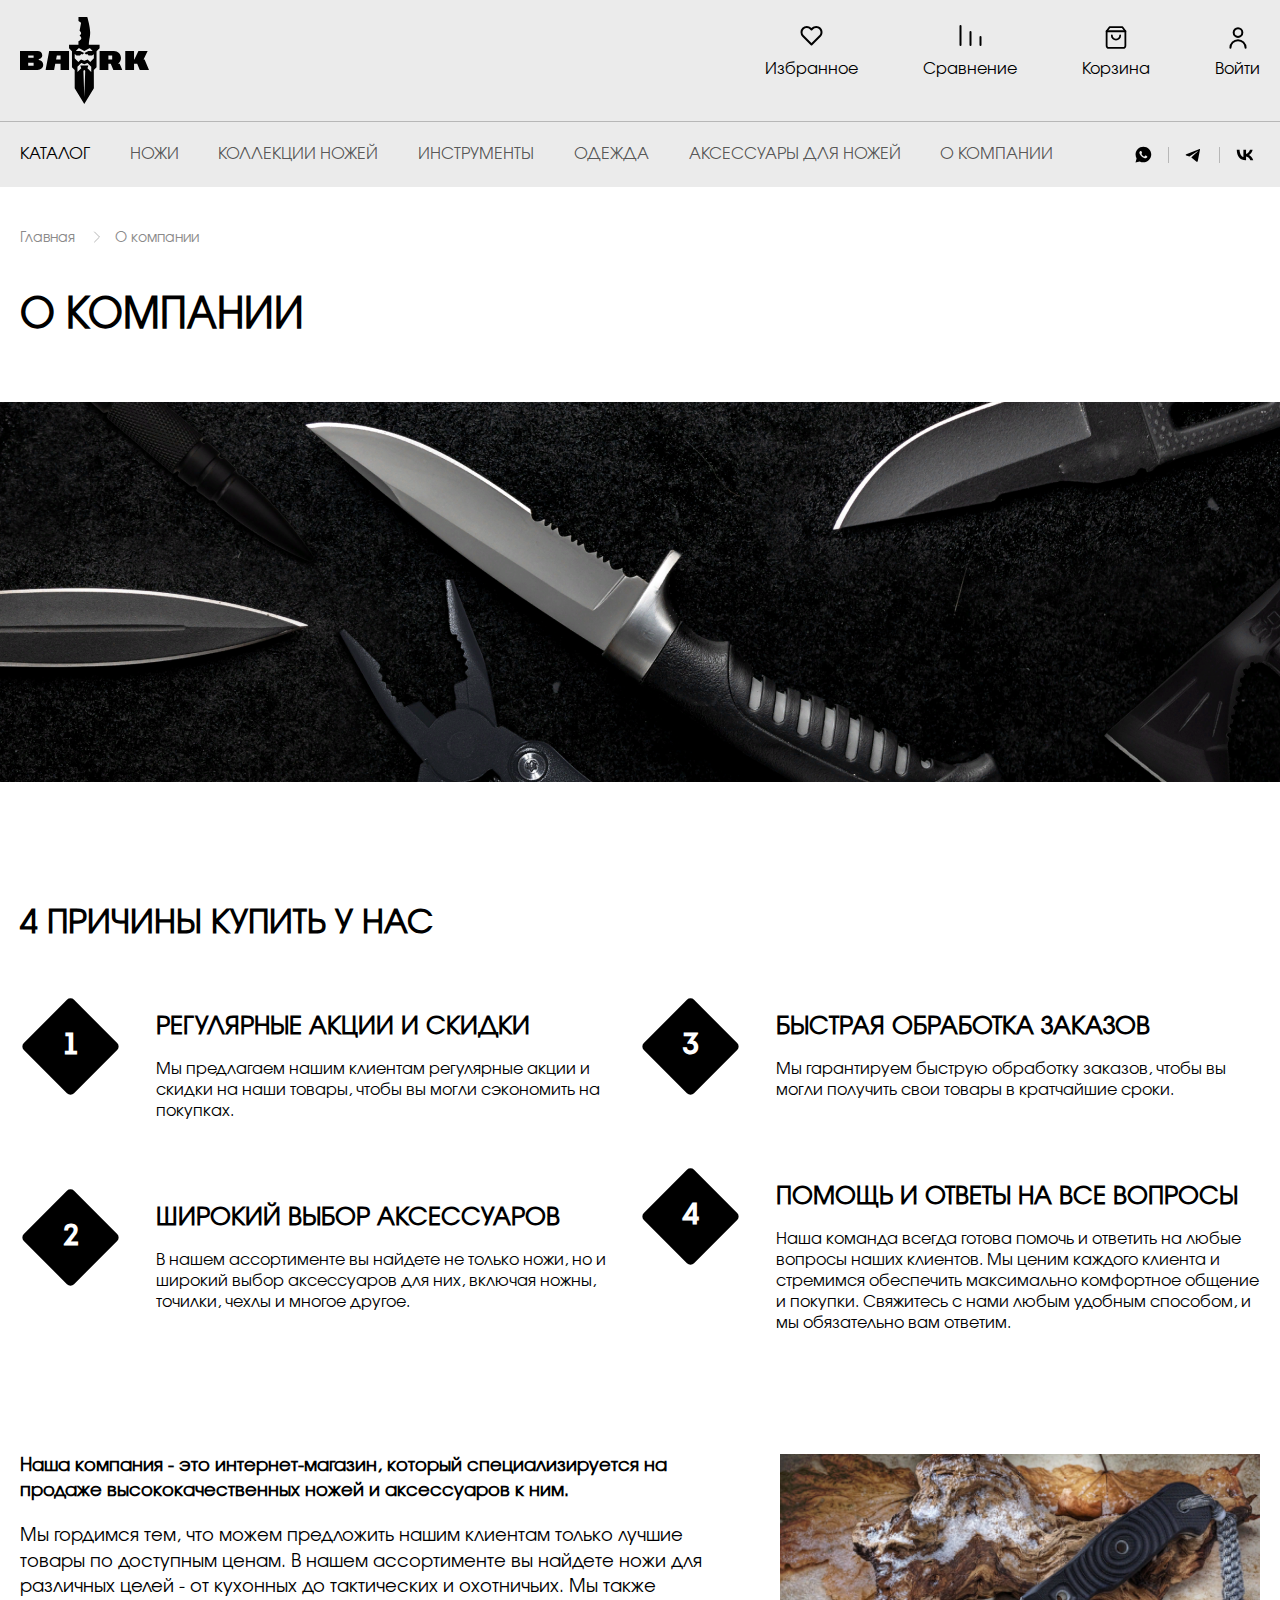
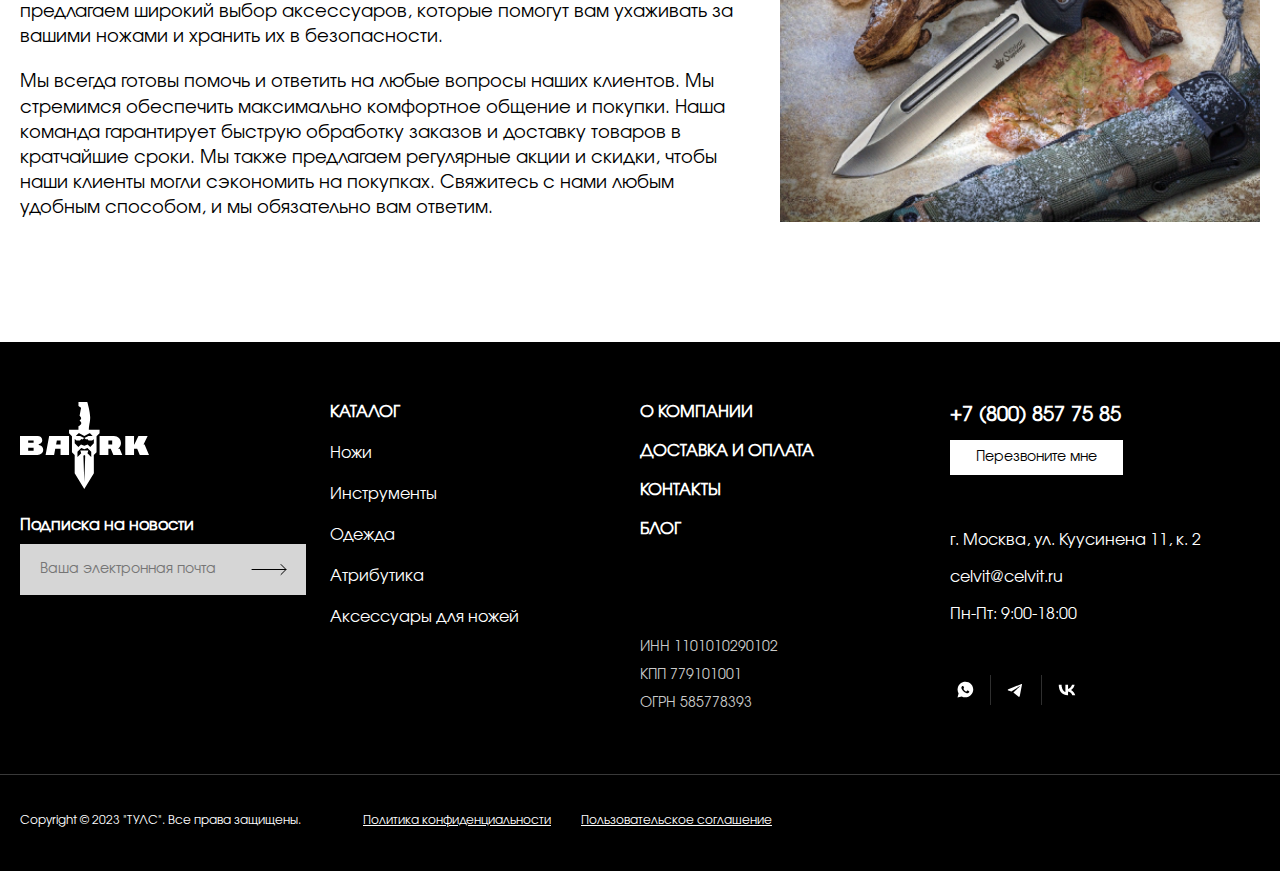
<file: about.html>
<!DOCTYPE html>
<html lang="en">

<head>
    <meta charset="UTF-8">
    <meta name="viewport" content="width=device-width, initial-scale=1.0">
    <title>Document</title>
    <link href="./css/bootstrap.min.css" rel="stylesheet">
    <link rel="stylesheet" href="./css/owl.carousel.min.css">  
    <link rel="stylesheet" href="./css/style.css">
    <link rel="stylesheet" href="./css/adaptive.css">
</head>

<body>
    <header>
        <div class="header-wrapper">
            <div class="header-wrapper__top d-flex align-items-center">
                <div class="container">
                    <div class="row">

                        <div class="col-xl-3 col-5 header-wrapper_top--logo">
                            <a href="./index.html">
                                <svg xmlns="http://www.w3.org/2000/svg" width="129" height="87" viewBox="0 0 129 87"
                                    fill="none">
                                    <g clip-path="url(#clip0_104_3150)">
                                        <path
                                            d="M18.7781 43.0073V42.0491C20.8676 41.8027 22.2698 40.2697 22.2698 38.1892C22.2698 35.6158 20.0978 34.0828 17.7059 34.0828L0 34.0554V52.9447H17.5684C20.5652 52.9447 23.2046 51.001 23.2046 47.8254C23.2046 45.2247 21.445 43.2537 18.7781 43.0073ZM13.5818 48.8383H8.1931V45.827H13.6093V48.8383H13.5818ZM13.5818 40.7625H8.1931V38.545H13.6093V40.7625H13.5818Z"
                                            fill="#010101" />
                                        <path
                                            d="M25.5965 52.9447H34.0921L35.2468 46.8399H40.5531V52.9447H49.0486V34.0554H29.1707L25.5965 52.9447ZM36.8414 38.545H40.5806V42.5693H36.0991L36.8414 38.545Z"
                                            fill="#010101" />
                                        <path
                                            d="M98.0972 46.8125C99.8293 45.5258 100.984 43.4453 100.984 41.0909C100.984 37.2036 97.9047 34.028 93.8907 34.028H79.594V52.9173H88.3645V46.8125H90.7564L93.3683 52.9173H102.276L99.6643 46.7851H98.0972V46.8125ZM92.1861 42.5966H88.3919V38.5724H92.1861V42.5966Z"
                                            fill="#010101" />
                                        <path
                                            d="M124.574 42.5966H123.529L127.653 34.0554H118.442L114.346 42.5966H114.043V34.0554H105.273V52.9447H114.043V46.8399H117.178L119.79 52.9447H129L124.574 42.5966Z"
                                            fill="#010101" />
                                        <path
                                            d="M64.3075 35.1778V35.1504L64.2525 35.1778C64.3075 35.1504 64.3075 35.1778 64.3075 35.1778Z"
                                            fill="#010101" />
                                        <path
                                            d="M79.594 27.759H69.0364H68.844C68.954 22.7766 70.1912 20.5318 70.1912 15.303C70.1912 9.85526 67.3043 0 67.3043 0H58.4789V3.99685L61.0908 5.77627L59.5786 13.7426L60.4859 14.646C61.3657 15.4947 61.3382 16.8908 60.4584 17.7121C60.211 17.9585 59.9086 18.1775 59.5786 18.4239L60.7059 19.6284C61.4482 20.4223 61.5032 21.6542 60.7609 22.4755C60.2385 23.0503 59.4962 23.7074 58.4514 24.2275V27.7316H49.0486V31.3452L51.9629 34.247V50.2071L54.6848 52.9172V71.3137L64.28 86.9726L73.8753 71.3137L73.8203 52.9172L76.5422 50.2071V34.3291L79.5665 31.3178V27.759H79.594ZM67.6893 42.4871L64.335 43.8011L60.9808 42.4871L58.3964 45.0057L54.7123 41.3647V37.1215L56.5268 38.4355H59.9361L61.3657 37.012L62.5479 37.5047L64.1151 35.9443L60.1285 34.0554H55.8395L58.5339 31.3726H59.2762L64.335 33.9733L69.3939 31.3726H69.9987L72.6931 34.0554H68.4591L64.4725 35.9443L66.0396 37.5047L67.2219 37.012L68.6515 38.4355H72.0607L73.8478 37.1488V41.3647L70.2187 44.9783L67.6893 42.4871ZM64.3075 79.9918L63.4003 53.848L64.3075 52.9446L65.2148 53.848L64.3075 79.9918ZM71.2084 54.9978L67.4418 51.1652L68.3766 48.5919H64.335H60.2935L61.2283 51.1652L57.4616 54.9978V49.8512L61.2557 46.1007L64.3625 47.3326L67.4418 46.1007L71.2359 49.8512V54.9978H71.2084Z"
                                            fill="#010101" />
                                    </g>
                                    <defs>
                                        <clipPath id="clip0_104_3150">
                                            <rect width="129" height="87" fill="white" />
                                        </clipPath>
                                    </defs>
                                </svg>
                            </a>
                        </div>

                        <div
                            class="header-wrapper__top--nav col-xl-9 col-7 d-flex align-items-center justify-content-end">
                            <ul class="list-group-flush d-flex" id="header-top-nav__list">
                                <li class="list-group-item d-flex flex-column align-items-center">
                                    <a href="./favourites.html" class="nav-link">
                                        <div class="header-top-list__icon">
                                            <svg xmlns="http://www.w3.org/2000/svg" width="23" height="20"
                                                viewBox="0 0 23 20" fill="none">
                                                <path
                                                    d="M19.9578 2.54219C19.4691 2.05327 18.8889 1.66542 18.2503 1.40081C17.6117 1.1362 16.9272 1 16.2359 1C15.5446 1 14.8601 1.1362 14.2215 1.40081C13.5829 1.66542 13.0026 2.05327 12.5139 2.54219L11.4997 3.55639L10.4855 2.54219C9.49842 1.55507 8.1596 1.00051 6.76361 1.00051C5.36761 1.00051 4.02879 1.55507 3.04168 2.54219C2.05456 3.52931 1.5 4.86812 1.5 6.26412C1.5 7.66012 2.05456 8.99894 3.04168 9.98605L11.4997 18.4441L19.9578 9.98605C20.4467 9.49736 20.8346 8.91714 21.0992 8.27851C21.3638 7.63989 21.5 6.95539 21.5 6.26412C21.5 5.57285 21.3638 4.88835 21.0992 4.24973C20.8346 3.6111 20.4467 3.03088 19.9578 2.54219Z"
                                                    stroke="black" stroke-width="2" stroke-linecap="round"
                                                    stroke-linejoin="round" />
                                            </svg>
                                        </div>
                                    </a>
                                    <div class="header-top-list__link d-none d-xl-block">Избранное</div>
                                </li>
                                <li class="list-group-item d-flex flex-column align-items-center">
                                    <a href="./compare.html" class="nav-link">
                                        <div class="header-top-list__icon"><svg xmlns="http://www.w3.org/2000/svg"
                                                width="23" height="21" viewBox="0 0 23 21" fill="none">
                                                <path d="M1.5 1L1.5 20M11.5 7L11.5 20M21.5 12V20" stroke="black"
                                                    stroke-width="2" stroke-linecap="round" />
                                            </svg>
                                        </div>
                                    </a>
                                    <div class="header-top-list__link d-none d-xl-block">Сравнение</div>
                                </li>
                                <li class="list-group-item d-flex flex-column align-items-center">
                                    <a href="#" class="nav-link">
                                        <div class="header-top-list__icon"><svg xmlns="http://www.w3.org/2000/svg"
                                                width="26" height="25" viewBox="0 0 26 25" fill="none">
                                                <path
                                                    d="M6.75 2.08331L3.625 6.24998V20.8333C3.625 21.3858 3.84449 21.9158 4.23519 22.3065C4.62589 22.6972 5.1558 22.9166 5.70833 22.9166H20.2917C20.8442 22.9166 21.3741 22.6972 21.7648 22.3065C22.1555 21.9158 22.375 21.3858 22.375 20.8333V6.24998L19.25 2.08331H6.75Z"
                                                    stroke="black" stroke-width="1.8" stroke-linecap="round"
                                                    stroke-linejoin="round" />
                                                <path d="M3.625 6.25H22.375" stroke="black" stroke-width="1.8"
                                                    stroke-linecap="round" stroke-linejoin="round" />
                                                <path
                                                    d="M17.1666 10.4167C17.1666 11.5218 16.7277 12.5816 15.9463 13.363C15.1649 14.1444 14.105 14.5834 13 14.5834C11.8949 14.5834 10.8351 14.1444 10.0537 13.363C9.2723 12.5816 8.83331 11.5218 8.83331 10.4167"
                                                    stroke="black" stroke-width="1.8" stroke-linecap="round"
                                                    stroke-linejoin="round" />
                                            </svg>
                                        </div>
                                    </a>
                                    <div class="header-top-list__link d-none d-xl-block">Корзина</div>
                                </li>
                                <li class="list-group-item d-flex flex-column align-items-center">
                                    <a href="#" class="nav-link">
                                        <div class="header-top-list__icon"><svg xmlns="http://www.w3.org/2000/svg"
                                                width="26" height="26" viewBox="0 0 26 26" fill="none">
                                                <path
                                                    d="M5.41663 22.75C5.41663 18.5618 8.8118 15.1667 13 15.1667C17.1881 15.1667 20.5833 18.5618 20.5833 22.75M17.3333 7.58333C17.3333 9.97657 15.3932 11.9167 13 11.9167C10.6067 11.9167 8.66663 9.97657 8.66663 7.58333C8.66663 5.1901 10.6067 3.25 13 3.25C15.3932 3.25 17.3333 5.1901 17.3333 7.58333Z"
                                                    stroke="black" stroke-width="2" stroke-linecap="round"
                                                    stroke-linejoin="round" />
                                            </svg>
                                        </div>
                                    </a>
                                    <div class="header-top-list__link d-none d-xl-block">Войти</div>
                                </li>
                            </ul>
                        </div>
                    </div>
                </div>
            </div>
            <div class="header-wrapper__bottom">
                <div class="container">
                    <div class="row header-nav__wrapper flex-xl-row flex-row-reverse">
                        <div
                            class="col-xl-10 col-6 d-xl-flex d-none align-items-center justify-content-xl-start justify-content-end">
                            <nav class="navbar navbar-expand-lg d-xl-flex d-none">
                                <div class="container-fluid p-0">
                                    <button class="navbar-toggler" type="button" data-bs-toggle="collapse"
                                        data-bs-target="#navbarNavAltMarkup" aria-controls="navbarNavAltMarkup"
                                        aria-expanded="false" aria-label="Переключатель навигации">
                                        <span class="navbar-toggler-icon"></span>
                                    </button>
                                    <div class="collapse navbar-collapse d-flex text-uppercase" id="navbarNavAltMarkup">
                                        <!--header menu-->

                                        <ul class="navbar-nav list-group-flush" id="header-nav__wrapper--menu">
                                            <li class="list-group-flush d-flex align-items-center ">
                                                <a class="nav-link active" aria-current="page"
                                                    href="./category-product.html">Каталог</a>
                                            </li>
                                            <li
                                                class="list-group-item parent-menu nav-link-level1 d-flex align-items-center">
                                                <a class="nav-link position-relative" href="#">ножи</a>
                                                <ul class="list-group-flush sub-menu-list">
                                                    <li class="list-group-item"><a class="nav-link"
                                                            href="#">Тактические</a></li>
                                                    <li class="list-group-item"><a class="nav-link" href="#">Скрытого
                                                            ношения</a></li>
                                                    <li class="list-group-item"><a class="nav-link"
                                                            href="#">Туристические</a></li>
                                                    <li class="list-group-item"><a class="nav-link" href="#">Ножи на
                                                            каждый день EDC</a></li>
                                                    <li class="list-group-item"><a class="nav-link" href="#">Ножи для
                                                            выживания</a></li>
                                                    <li class="list-group-item"><a class="nav-link"
                                                            href="#">Исторические</a></li>
                                                </ul>
                                            </li>
                                            <li
                                                class="list-group-item parent-menu nav-link-level1 d-flex align-items-center">
                                                <a class="nav-link d-flex  align-items-center" href="#">коллекции
                                                    ножей</a>
                                                <div class="sub-mega-menu">

                                                    <div class="sub-mega-menu__card">
                                                        <img class="sub-mega-menu__card_img"
                                                            src="./img/rectangle-178.png" />
                                                        <div class="sub-mega-menu__card_title">SOF SERIES</div>
                                                        <ul class="sub-mega-menu__card__ul list-group-flush">
                                                            <li class="list-group-item sub-mega-menu__ul--li">
                                                                <a href="#" class="nav-link">Название раздела 1</a>
                                                            </li>
                                                            <li class="list-group-item sub-mega-menu__ul--li">
                                                                <a href="#" class="nav-link">Название раздела 2</a>
                                                            </li>
                                                            <li class="list-group-item sub-mega-menu__ul--li">
                                                                <a href="#" class="nav-link">Название раздела 3</a>
                                                            </li>
                                                            <li class="list-group-item sub-mega-menu__ul--li">
                                                                <a href="#" class="nav-link">Название раздела 4</a>
                                                            </li>
                                                            <li class="list-group-item sub-mega-menu__ul--li">
                                                                <a href="#" class="nav-link">Название раздела 5</a>
                                                            </li>
                                                            <li class="list-group-item sub-mega-menu__ul--li">
                                                                <a href="#" class="nav-link">Название раздела 6</a>
                                                            </li>
                                                        </ul>
                                                    </div>

                                                    <div class="sub-mega-menu__card">
                                                        <img class="sub-mega-menu__card_img"
                                                            src="./img/rectangle-178.png" />
                                                        <div class="sub-mega-menu__card_title">SOF SERIES</div>
                                                        <ul class="sub-mega-menu__card__ul list-group-flush">
                                                            <li class="list-group-item sub-mega-menu__ul--li">
                                                                <a href="#" class="nav-link">Название раздела 1</a>
                                                            </li>
                                                            <li class="list-group-item sub-mega-menu__ul--li">
                                                                <a href="#" class="nav-link">Название раздела 2</a>
                                                            </li>
                                                            <li class="list-group-item sub-mega-menu__ul--li">
                                                                <a href="#" class="nav-link">Название раздела 3</a>
                                                            </li>
                                                            <li class="list-group-item sub-mega-menu__ul--li">
                                                                <a href="#" class="nav-link">Название раздела 4</a>
                                                            </li>
                                                            <li class="list-group-item sub-mega-menu__ul--li">
                                                                <a href="#" class="nav-link">Название раздела 5</a>
                                                            </li>
                                                            <li class="list-group-item sub-mega-menu__ul--li">
                                                                <a href="#" class="nav-link">Название раздела 6</a>
                                                            </li>
                                                        </ul>
                                                    </div>

                                                    <div class="sub-mega-menu__card">
                                                        <img class="sub-mega-menu__card_img"
                                                            src="./img/rectangle-178.png" />
                                                        <div class="sub-mega-menu__card_title">SOF SERIES</div>
                                                        <ul class="sub-mega-menu__card__ul list-group-flush">
                                                            <li class="list-group-item sub-mega-menu__ul--li">
                                                                <a href="#" class="nav-link">Название раздела 1</a>
                                                            </li>
                                                            <li class="list-group-item sub-mega-menu__ul--li">
                                                                <a href="#" class="nav-link">Название раздела 2</a>
                                                            </li>
                                                            <li class="list-group-item sub-mega-menu__ul--li">
                                                                <a href="#" class="nav-link">Название раздела 3</a>
                                                            </li>
                                                            <li class="list-group-item sub-mega-menu__ul--li">
                                                                <a href="#" class="nav-link">Название раздела 4</a>
                                                            </li>
                                                            <li class="list-group-item sub-mega-menu__ul--li">
                                                                <a href="#" class="nav-link">Название раздела 5</a>
                                                            </li>
                                                            <li class="list-group-item sub-mega-menu__ul--li">
                                                                <a href="#" class="nav-link">Название раздела 6</a>
                                                            </li>
                                                        </ul>
                                                    </div>

                                                    <div class="sub-mega-menu__card">
                                                        <img class="sub-mega-menu__card_img"
                                                            src="./img/rectangle-178.png" />
                                                        <div class="sub-mega-menu__card_title">SOF SERIES</div>
                                                        <ul class="sub-mega-menu__card__ul list-group-flush">
                                                            <li class="list-group-item sub-mega-menu__ul--li">
                                                                <a href="#" class="nav-link">Название раздела 1</a>
                                                            </li>
                                                            <li class="list-group-item sub-mega-menu__ul--li">
                                                                <a href="#" class="nav-link">Название раздела 2</a>
                                                            </li>
                                                            <li class="list-group-item sub-mega-menu__ul--li">
                                                                <a href="#" class="nav-link">Название раздела 3</a>
                                                            </li>
                                                            <li class="list-group-item sub-mega-menu__ul--li">
                                                                <a href="#" class="nav-link">Название раздела 4</a>
                                                            </li>
                                                            <li class="list-group-item sub-mega-menu__ul--li">
                                                                <a href="#" class="nav-link">Название раздела 5</a>
                                                            </li>
                                                            <li class="list-group-item sub-mega-menu__ul--li">
                                                                <a href="#" class="nav-link">Название раздела 6</a>
                                                            </li>
                                                        </ul>
                                                    </div>

                                                    <div class="sub-mega-menu__card">
                                                        <img class="sub-mega-menu__card_img"
                                                            src="./img/rectangle-178.png" />
                                                        <div class="sub-mega-menu__card_title">SOF SERIES</div>
                                                        <ul class="sub-mega-menu__card__ul list-group-flush">
                                                            <li class="list-group-item sub-mega-menu__ul--li">
                                                                <a href="#" class="nav-link">Название раздела 1</a>
                                                            </li>
                                                            <li class="list-group-item sub-mega-menu__ul--li">
                                                                <a href="#" class="nav-link">Название раздела 2</a>
                                                            </li>
                                                            <li class="list-group-item sub-mega-menu__ul--li">
                                                                <a href="#" class="nav-link">Название раздела 3</a>
                                                            </li>
                                                            <li class="list-group-item sub-mega-menu__ul--li">
                                                                <a href="#" class="nav-link">Название раздела 4</a>
                                                            </li>
                                                            <li class="list-group-item sub-mega-menu__ul--li">
                                                                <a href="#" class="nav-link">Название раздела 5</a>
                                                            </li>
                                                            <li class="list-group-item sub-mega-menu__ul--li">
                                                                <a href="#" class="nav-link">Название раздела 6</a>
                                                            </li>
                                                        </ul>
                                                    </div>

                                                </div>

                                            </li>
                                            <li class="list-group-item d-flex align-items-center ">
                                                <a class="nav-link" href="#">инструменты</a>
                                            </li>
                                            <li class="list-group-item d-flex align-items-center ">
                                                <a class="nav-link" href="#">одежда</a>
                                            </li>
                                            <li class="list-group-item d-flex align-items-center ">
                                                <a class="nav-link" href="#">аксессуары для ножей</a>
                                            </li>
                                            <li class="list-group-item d-flex align-items-center ">
                                                <a class="nav-link" href="./about.html">О компании</a>
                                            </li>
                                        </ul>
                                    </div>

                                    <!--end header menu-->

                                </div>
                        </div>
                        </nav>
                        <div class="d-flex d-xl-none col-6 justify-content-end">
                            <button class="btn btn-mobile-menu" type="button" data-bs-toggle="offcanvas"
                                data-bs-target="#offcanvasRight" aria-controls="offcanvasRight">
                                <span>Меню</span>
                                <svg xmlns="http://www.w3.org/2000/svg" width="24" height="24" viewBox="0 0 24 24"
                                    fill="none">
                                    <path
                                        d="M12 7C12.3956 7 12.7822 6.8827 13.1111 6.66294C13.44 6.44318 13.6964 6.13082 13.8478 5.76537C13.9991 5.39992 14.0387 4.99778 13.9616 4.60982C13.8844 4.22186 13.6939 3.86549 13.4142 3.58579C13.1345 3.30608 12.7781 3.1156 12.3902 3.03843C12.0022 2.96126 11.6001 3.00087 11.2346 3.15224C10.8692 3.30362 10.5568 3.55996 10.3371 3.88886C10.1173 4.21776 10 4.60444 10 5C10 5.53043 10.2107 6.03914 10.5858 6.41421C10.9609 6.78929 11.4696 7 12 7ZM12 17C11.6044 17 11.2178 17.1173 10.8889 17.3371C10.56 17.5568 10.3036 17.8692 10.1522 18.2346C10.0009 18.6001 9.96126 19.0022 10.0384 19.3902C10.1156 19.7781 10.3061 20.1345 10.5858 20.4142C10.8655 20.6939 11.2219 20.8844 11.6098 20.9616C11.9978 21.0387 12.3999 20.9991 12.7654 20.8478C13.1308 20.6964 13.4432 20.44 13.6629 20.1111C13.8827 19.7822 14 19.3956 14 19C14 18.4696 13.7893 17.9609 13.4142 17.5858C13.0391 17.2107 12.5304 17 12 17ZM12 10C11.6044 10 11.2178 10.1173 10.8889 10.3371C10.56 10.5568 10.3036 10.8692 10.1522 11.2346C10.0009 11.6001 9.96126 12.0022 10.0384 12.3902C10.1156 12.7781 10.3061 13.1345 10.5858 13.4142C10.8655 13.6939 11.2219 13.8844 11.6098 13.9616C11.9978 14.0387 12.3999 13.9991 12.7654 13.8478C13.1308 13.6964 13.4432 13.44 13.6629 13.1111C13.8827 12.7822 14 12.3956 14 12C14 11.4696 13.7893 10.9609 13.4142 10.5858C13.0391 10.2107 12.5304 10 12 10Z"
                                        fill="#111111" />
                                </svg>
                            </button>

                            <div class="offcanvas offcanvas-end" tabindex="-1" id="offcanvasRight"
                                aria-labelledby="offcanvasRightLabel">
                                <div class="offcanvas-header">
                                    <h5 class="offcanvas-title" id="offcanvasRightLabel">Меню</h5>
                                    <button type="button" class="btn-close" data-bs-dismiss="offcanvas"
                                        aria-label="Закрыть"></button>
                                </div>
                                <div class="offcanvas-body">
                                    <div class="container-fluid p-0">
                                        <button class="navbar-toggler" type="button" data-bs-toggle="collapse"
                                            data-bs-target="#navbarNavAltMarkup" aria-controls="navbarNavAltMarkup"
                                            aria-expanded="false" aria-label="Переключатель навигации">
                                            <span class="navbar-toggler-icon"></span>
                                        </button>
                                        <div class="collapse navbar-collapse d-flex text-uppercase"
                                            id="navbarNavAltMarkup">
                                            <ul class="navbar-nav list-group-flush" id="header-nav__wrapper--menu">
                                                <li class="list-group-item align-items-center">
                                                    <a class="nav-link d-flex active" aria-current="page"
                                                        href="./category-product.html">Каталог</a>
                                                </li>

                                                <li class="list-group-item align-items-center parent-menu nav-link-level1"
                                                    id="sub-menu-list">
                                                    <a class="nav-link  d-flex  align-items-center justify-content-between position-relative"
                                                        href="#">
                                                        <span>ножи</span>
                                                        <svg xmlns="http://www.w3.org/2000/svg" width="26" height="26"
                                                            viewBox="0 0 26 26" fill="none">
                                                            <path d="M9.6001 19.2L16.0001 12.8L9.6001 6.39999"
                                                                stroke="black" stroke-width="2" stroke-linecap="round"
                                                                stroke-linejoin="round" />
                                                        </svg>
                                                    </a>
                                                    <ul class="list-group-flush sub-menu-list" style="display: none;">
                                                        <li class="list-group-item"><a class="nav-link"
                                                                href="#">Тактические</a></li>
                                                        <li class="list-group-item"><a class="nav-link"
                                                                href="#">Скрытого
                                                                ношения</a></li>
                                                        <li class="list-group-item"><a class="nav-link"
                                                                href="#">Туристические</a></li>
                                                        <li class="list-group-item"><a class="nav-link" href="#">Ножи на
                                                                каждый день EDC</a></li>
                                                        <li class="list-group-item"><a class="nav-link" href="#">Ножи
                                                                для
                                                                выживания</a></li>
                                                        <li class="list-group-item"><a class="nav-link"
                                                                href="#">Исторические</a></li>
                                                    </ul>
                                                </li>
                                                <li class="list-group-item align-items-center parent-menu nav-link-level1"
                                                    id="sub-mega-menu">
                                                    <a class="nav-link d-flex  align-items-center justify-content-between position-relative"
                                                        href="#">
                                                        <span>коллекции ножей</span>
                                                        <svg xmlns="http://www.w3.org/2000/svg" width="26" height="26"
                                                            viewBox="0 0 26 26" fill="none">
                                                            <path d="M9.6001 19.2L16.0001 12.8L9.6001 6.39999"
                                                                stroke="black" stroke-width="2" stroke-linecap="round"
                                                                stroke-linejoin="round" />
                                                        </svg>
                                                    </a>
                                                    <div class="sub-mega-menu" style="display: none;">

                                                        <div class="sub-mega-menu__card">
                                                            <img class="sub-mega-menu__card_img"
                                                                src="./img/rectangle-178.png" />
                                                            <div class="sub-mega-menu__card_title">SOF SERIES</div>
                                                            <ul class="list-group-flush sub-mega-menu__card__ul">
                                                                <li class="list-group-item sub-mega-menu__ul--li">
                                                                    <a href="#" class="nav-link">Название раздела 1</a>
                                                                </li>
                                                                <li class="list-group-item sub-mega-menu__ul--li">
                                                                    <a href="#" class="nav-link">Название раздела 2</a>
                                                                </li>
                                                                <li class="list-group-item sub-mega-menu__ul--li">
                                                                    <a href="#" class="nav-link">Название раздела 3</a>
                                                                </li>
                                                                <li class="list-group-item sub-mega-menu__ul--li">
                                                                    <a href="#" class="nav-link">Название раздела 4</a>
                                                                </li>
                                                                <li class="list-group-item sub-mega-menu__ul--li">
                                                                    <a href="#" class="nav-link">Название раздела 5</a>
                                                                </li>
                                                                <li class="list-group-item sub-mega-menu__ul--li">
                                                                    <a href="#" class="nav-link">Название раздела 6</a>
                                                                </li>
                                                            </ul>
                                                        </div>

                                                        <div class="sub-mega-menu__card">
                                                            <img class="sub-mega-menu__card_img"
                                                                src="./img/rectangle-178.png" />
                                                            <div class="sub-mega-menu__card_title">SOF SERIES</div>
                                                            <ul class="list-group-flush sub-mega-menu__card__ul">
                                                                <li class="list-group-item sub-mega-menu__ul--li">
                                                                    <a href="#" class="nav-link">Название раздела 1</a>
                                                                </li>
                                                                <li class="list-group-item sub-mega-menu__ul--li">
                                                                    <a href="#" class="nav-link">Название раздела 2</a>
                                                                </li>
                                                                <li class="list-group-item sub-mega-menu__ul--li">
                                                                    <a href="#" class="nav-link">Название раздела 3</a>
                                                                </li>
                                                                <li class="list-group-item sub-mega-menu__ul--li">
                                                                    <a href="#" class="nav-link">Название раздела 4</a>
                                                                </li>
                                                                <li class="list-group-item sub-mega-menu__ul--li">
                                                                    <a href="#" class="nav-link">Название раздела 5</a>
                                                                </li>
                                                                <li class="list-group-item sub-mega-menu__ul--li">
                                                                    <a href="#" class="nav-link">Название раздела 6</a>
                                                                </li>
                                                            </ul>
                                                        </div>

                                                        <div class="sub-mega-menu__card">
                                                            <img class="sub-mega-menu__card_img"
                                                                src="./img/rectangle-178.png" />
                                                            <div class="sub-mega-menu__card_title">SOF SERIES</div>
                                                            <ul class="list-group-flush sub-mega-menu__card__ul">
                                                                <li class="list-group-item sub-mega-menu__ul--li">
                                                                    <a href="#" class="nav-link">Название раздела 1</a>
                                                                </li>
                                                                <li class="list-group-item sub-mega-menu__ul--li">
                                                                    <a href="#" class="nav-link">Название раздела 2</a>
                                                                </li>
                                                                <li class="list-group-item sub-mega-menu__ul--li">
                                                                    <a href="#" class="nav-link">Название раздела 3</a>
                                                                </li>
                                                                <li class="list-group-item sub-mega-menu__ul--li">
                                                                    <a href="#" class="nav-link">Название раздела 4</a>
                                                                </li>
                                                                <li class="list-group-item sub-mega-menu__ul--li">
                                                                    <a href="#" class="nav-link">Название раздела 5</a>
                                                                </li>
                                                                <li class="list-group-item sub-mega-menu__ul--li">
                                                                    <a href="#" class="nav-link">Название раздела 6</a>
                                                                </li>
                                                            </ul>
                                                        </div>

                                                        <div class="sub-mega-menu__card">
                                                            <img class="sub-mega-menu__card_img"
                                                                src="./img/rectangle-178.png" />
                                                            <div class="sub-mega-menu__card_title">SOF SERIES</div>
                                                            <ul class="list-group-flush sub-mega-menu__card__ul">
                                                                <li class="list-group-item sub-mega-menu__ul--li">
                                                                    <a href="#" class="nav-link">Название раздела 1</a>
                                                                </li>
                                                                <li class="list-group-item sub-mega-menu__ul--li">
                                                                    <a href="#" class="nav-link">Название раздела 2</a>
                                                                </li>
                                                                <li class="list-group-item sub-mega-menu__ul--li">
                                                                    <a href="#" class="nav-link">Название раздела 3</a>
                                                                </li>
                                                                <li class="list-group-item sub-mega-menu__ul--li">
                                                                    <a href="#" class="nav-link">Название раздела 4</a>
                                                                </li>
                                                                <li class="list-group-item sub-mega-menu__ul--li">
                                                                    <a href="#" class="nav-link">Название раздела 5</a>
                                                                </li>
                                                                <li class="list-group-item sub-mega-menu__ul--li">
                                                                    <a href="#" class="nav-link">Название раздела 6</a>
                                                                </li>
                                                            </ul>
                                                        </div>

                                                        <div class="sub-mega-menu__card">
                                                            <img class="sub-mega-menu__card_img"
                                                                src="./img/rectangle-178.png" />
                                                            <div class="sub-mega-menu__card_title">SOF SERIES</div>
                                                            <ul class="list-group-flush sub-mega-menu__card__ul">
                                                                <li class="list-group-item sub-mega-menu__ul--li">
                                                                    <a href="#" class="nav-link">Название раздела 1</a>
                                                                </li>
                                                                <li class="list-group-item sub-mega-menu__ul--li">
                                                                    <a href="#" class="nav-link">Название раздела 2</a>
                                                                </li>
                                                                <li class="list-group-item sub-mega-menu__ul--li">
                                                                    <a href="#" class="nav-link">Название раздела 3</a>
                                                                </li>
                                                                <li class="list-group-item sub-mega-menu__ul--li">
                                                                    <a href="#" class="nav-link">Название раздела 4</a>
                                                                </li>
                                                                <li class="list-group-item sub-mega-menu__ul--li">
                                                                    <a href="#" class="nav-link">Название раздела 5</a>
                                                                </li>
                                                                <li class="list-group-item sub-mega-menu__ul--li">
                                                                    <a href="#" class="nav-link">Название раздела 6</a>
                                                                </li>
                                                            </ul>
                                                        </div>

                                                    </div>

                                                </li>
                                                <li class="list-group-item align-items-center">
                                                    <a class="nav-link" href="#">инструменты</a>
                                                </li>
                                                <li class="list-group-item align-items-center">
                                                    <a class="nav-link" href="#">одежда</a>
                                                </li>
                                                <li class="list-group-item align-items-center">
                                                    <a class="nav-link" href="#">аксессуары для
                                                        ножей</a>
                                                </li>
                                                <li class="list-group-item align-items-center">
                                                    <a class="nav-link" href="./about.html">О компании</a>
                                                </li>
                                                <li class="list-group-item align-items-center">
                                                    <a class="nav-link" href="./blog.html">Блог</a>
                                                </li>
                                                <li class="list-group-item align-items-center">
                                                    <a class="nav-link" href="./dilivery.html">Доставка и оплата</a>
                                                </li>
                                                <li class="list-group-item align-items-center">
                                                    <a class="nav-link" href="./contacts.html">Контакты</a>
                                                </li>
                                            </ul>
                                        </div>
                                    </div>
                                </div>
                            </div>
                        </div>
                        <div class="col-xl-2 col-6 d-flex justify-content-xl-end justify-content-start">
                            <div class="d-flex h-100 align-items-center" id="header-wrapper__bottom--social">
                                <a href="#" class="nav-link">
                                    <svg xmlns="http://www.w3.org/2000/svg" width="30" height="30" viewBox="0 0 30 30"
                                        fill="none">
                                        <path
                                            d="M20.9451 9.04687C19.4634 7.57031 17.4878 6.75 15.4024 6.75C11.0671 6.75 7.55488 10.25 7.55488 14.5703C7.55488 15.9375 7.93902 17.3047 8.59756 18.4531L7.5 22.5L11.6707 21.4062C12.8232 22.0078 14.0854 22.3359 15.4024 22.3359C19.7378 22.3359 23.25 18.8359 23.25 14.5156C23.1951 12.4922 22.4268 10.5234 20.9451 9.04687ZM19.189 17.3594C19.0244 17.7969 18.2561 18.2344 17.872 18.2891C17.5427 18.3437 17.1037 18.3438 16.6646 18.2344C16.3902 18.125 16.0061 18.0156 15.5671 17.7969C13.5915 16.9766 12.3293 15.0078 12.2195 14.8438C12.1098 14.7344 11.3963 13.8047 11.3963 12.8203C11.3963 11.8359 11.8902 11.3984 12.0549 11.1797C12.2195 10.9609 12.439 10.9609 12.6037 10.9609C12.7134 10.9609 12.878 10.9609 12.9878 10.9609C13.0976 10.9609 13.2622 10.9062 13.4268 11.2891C13.5915 11.6719 13.9756 12.6562 14.0305 12.7109C14.0854 12.8203 14.0854 12.9297 14.0305 13.0391C13.9756 13.1484 13.9207 13.2578 13.811 13.3672C13.7012 13.4766 13.5915 13.6406 13.5366 13.6953C13.4268 13.8047 13.3171 13.9141 13.4268 14.0781C13.5366 14.2969 13.9207 14.8984 14.5244 15.4453C15.2927 16.1016 15.8963 16.3203 16.1159 16.4297C16.3354 16.5391 16.4451 16.4844 16.5549 16.375C16.6646 16.2656 17.0488 15.8281 17.1585 15.6094C17.2683 15.3906 17.4329 15.4453 17.5976 15.5C17.7622 15.5547 18.75 16.0469 18.9146 16.1562C19.1341 16.2656 19.2439 16.3203 19.2988 16.375C19.3537 16.5391 19.3537 16.9219 19.189 17.3594Z"
                                            fill="black" />
                                    </svg>
                                </a>
                                <a href="#" class="nav-link">
                                    <svg xmlns="http://www.w3.org/2000/svg" width="30" height="30" viewBox="0 0 30 30"
                                        fill="none">
                                        <path
                                            d="M21 9.45167L18.7459 21.2192C18.7459 21.2192 18.4306 22.0351 17.5642 21.6438L12.3634 17.5144L12.3393 17.5023C13.0418 16.849 18.4893 11.777 18.7274 11.5471C19.0959 11.191 18.8671 10.979 18.4392 11.248L10.3926 16.5397L7.28823 15.4581C7.28823 15.4581 6.79969 15.2781 6.75269 14.8868C6.70508 14.4949 7.30431 14.2829 7.30431 14.2829L19.9599 9.14171C19.9599 9.14171 21 8.66845 21 9.45167Z"
                                            fill="black" />
                                    </svg>
                                </a>
                                <a href="#" class="nav-link">
                                    <svg xmlns="http://www.w3.org/2000/svg" width="30" height="30" viewBox="0 0 30 30"
                                        fill="none">
                                        <path
                                            d="M15.7369 20.25C10.0995 20.25 6.88398 16.3086 6.75 9.75H9.57386C9.66661 14.5638 11.7484 16.6029 13.3974 17.0233V9.75H16.0564V13.9017C17.6847 13.723 19.3955 11.8311 19.9727 9.75H22.6316C22.4142 10.8293 21.9806 11.8512 21.3582 12.7519C20.7358 13.6525 19.9378 14.4125 19.0142 14.9842C20.0452 15.5067 20.9557 16.2461 21.6859 17.1538C22.416 18.0615 22.9491 19.1168 23.25 20.25H20.3231C20.053 19.2657 19.504 18.3846 18.745 17.7171C17.986 17.0496 17.0507 16.6255 16.0564 16.4977V20.25H15.7369Z"
                                            fill="black" />
                                    </svg>
                                </a>
                            </div>
                        </div>
                    </div>
                </div>
            </div>
        </div>
        </div>

    </header>
    <main>
        <div class="container">
            <div class="row">
                <div class="col-12">
                    <nav aria-label="breadcrumb">
                        <div class="breadcrumb d-flex">
                            <div class="breadcrumb-item"><a href="#">Главная</a></div>
                            <div class="breadcrumb-item"><a href="#">О компании</a></div>
                            <!-- <li class="breadcrumb-item active" aria-current="page">Active</li> -->
                        </div>
                       </nav>
                </div>
                <div class="col-12"><h1 class="page-title-h1">О компании</h1></div>
            </div>

        </div>
       
        <div class="banner-about-page">
            <img src="./img/banner-about.png" alt="" class="img-fluid">
        </div>

        <section class="about-reasons">
            <div class="container">
                <div class="row">
                    <div class="col-12">
                        <h2 class="about-reasons__title">4 причины купить у нас</h2>
                    </div>
                </div>
                <div class="row d-flex about-reasons__wrapp">
                        <div class="col d-flex flex-column about-reasons__row-card">
                            <div class="about-reasons__card d-flex">
                                <div class="about-reasons__card--numer">
                                    <span>1</span>
                                </div>
                                <div class="about-reasons__card--content d-flex flex-column">
                                    <div class="about-reasons__card--content-title">РЕГУЛЯРНЫЕ АКЦИИ И СКИДКИ</div>
                                    <div class="about-reasons__card--content-text">Мы предлагаем нашим клиентам регулярные акции и скидки на наши товары, чтобы вы могли сэкономить на покупках.</div>
                                </div>
                            </div>
                            <div class="about-reasons__card d-flex">
                                <div class="about-reasons__card--numer">
                                    <span>2</span>
                                </div>
                                <div class="about-reasons__card--content d-flex flex-column">
                                    <div class="about-reasons__card--content-title">ШИРОКИЙ ВЫБОР АКСЕССУАРОВ</div>
                                    <div class="about-reasons__card--content-text">В нашем ассортименте вы найдете не только ножи, но и широкий выбор аксессуаров для них, включая ножны, точилки, чехлы и многое другое.</div>
                                </div>
                            </div>
                        </div>
                        <div class="col d-flex flex-column about-reasons__row-card">
                            <div class="about-reasons__card d-flex">
                                <div class="about-reasons__card--numer">
                                    <span>3</span>
                                </div>
                                <div class="about-reasons__card--content d-flex flex-column">
                                    <div class="about-reasons__card--content-title">БЫСТРАЯ ОБРАБОТКА ЗАКАЗОВ</div>
                                    <div class="about-reasons__card--content-text">Мы гарантируем быструю обработку заказов, чтобы вы могли получить свои товары в кратчайшие сроки.</div>
                                </div>
                            </div>
                            <div class="about-reasons__card d-flex">
                                <div class="about-reasons__card--numer">
                                    <span>4</span>
                                </div>
                                <div class="about-reasons__card--content d-flex flex-column">
                                    <div class="about-reasons__card--content-title">ПОМОЩЬ И ОТВЕТЫ НА ВСЕ ВОПРОСЫ</div>
                                    <div class="about-reasons__card--content-text">Наша команда всегда готова помочь и ответить на любые вопросы наших клиентов. Мы ценим каждого клиента и стремимся обеспечить максимально комфортное общение и покупки. Свяжитесь с нами любым удобным способом, и мы обязательно вам ответим.</div>
                                </div>
                            </div>
                        </div>
                </div>
            </div>
        </section>

        <section class="about-desc">
            <div class="container">
                <div class="row">
                    <div class="col-12 d-flex flex-xl-row flex-column  justify-content-xl-between">
                        <div class="about-desc__text">
                            <p class="about-desc__text--bold">Наша компания - это интернет-магазин, который специализируется на продаже высококачественных ножей и аксессуаров к ним.</p>
                            <p>
                                Мы гордимся тем, что можем предложить нашим клиентам только лучшие товары по доступным ценам. В нашем ассортименте вы найдете ножи для различных целей - от кухонных до тактических и охотничьих. Мы также предлагаем широкий выбор аксессуаров, которые помогут вам ухаживать за вашими ножами и хранить их в безопасности.
                            </p>
                            <p>
                                Мы всегда готовы помочь и ответить на любые вопросы наших клиентов. Мы стремимся обеспечить максимально комфортное общение и покупки. Наша команда гарантирует быструю обработку заказов и доставку товаров в кратчайшие сроки. Мы также предлагаем регулярные акции и скидки, чтобы наши клиенты могли сэкономить на покупках. Свяжитесь с нами любым удобным способом, и мы обязательно вам ответим.
                            </p>
                        </div>
                        <div class="about-desc__img d-flex">
                            <img src="./img/about.png" alt="" class="img-fluid">
                        </div>
                    </div>
                </div>
            </div>
        </section>

    </main>
    <footer>
        <div class="footer-top">
            <div class="container">
                <div class="row">
                    <div class="col footer-top__block1">
                        <div class="footer-top__block1--logo">
                            <a href="./index.html">
                                <svg xmlns="http://www.w3.org/2000/svg" width="129" height="87" viewBox="0 0 129 87"
                                    fill="none">
                                    <g clip-path="url(#clip0_128_10826)">
                                        <path
                                            d="M18.7781 43.007V42.0489C20.8676 41.8025 22.2698 40.2695 22.2698 38.1889C22.2698 35.6156 20.0978 34.0826 17.7059 34.0826L0 34.0552V52.9444H17.5684C20.5652 52.9444 23.2046 51.0007 23.2046 47.8252C23.2046 45.2245 21.445 43.2534 18.7781 43.007ZM13.5818 48.8381H8.1931V45.8267H13.6093V48.8381H13.5818ZM13.5818 40.7622H8.1931V38.5448H13.6093V40.7622H13.5818Z"
                                            fill="white" />
                                        <path
                                            d="M25.5965 52.9444H34.0921L35.2468 46.8396H40.5531V52.9444H49.0486V34.0552H29.1707L25.5965 52.9444ZM36.8414 38.5448H40.5806V42.569H36.0991L36.8414 38.5448Z"
                                            fill="white" />
                                        <path
                                            d="M98.0972 46.8123C99.8293 45.5256 100.984 43.4451 100.984 41.0908C100.984 37.2034 97.9047 34.0278 93.8907 34.0278H79.594V52.9171H88.3645V46.8123H90.7564L93.3683 52.9171H102.276L99.6643 46.7849H98.0972V46.8123ZM92.1861 42.5964H88.3919V38.5722H92.1861V42.5964Z"
                                            fill="white" />
                                        <path
                                            d="M124.574 42.5964H123.529L127.653 34.0552H118.442L114.346 42.5964H114.043V34.0552H105.273V52.9444H114.043V46.8396H117.178L119.79 52.9444H129L124.574 42.5964Z"
                                            fill="white" />
                                        <path
                                            d="M64.3075 35.1778V35.1504L64.2525 35.1778C64.3075 35.1504 64.3075 35.1778 64.3075 35.1778Z"
                                            fill="white" />
                                        <path
                                            d="M79.594 27.759H69.0364H68.844C68.954 22.7766 70.1912 20.5318 70.1912 15.303C70.1912 9.85526 67.3043 0 67.3043 0H58.4789V3.99685L61.0908 5.77627L59.5786 13.7426L60.4859 14.646C61.3657 15.4947 61.3382 16.8908 60.4584 17.7121C60.211 17.9585 59.9086 18.1775 59.5786 18.4239L60.7059 19.6284C61.4482 20.4223 61.5032 21.6542 60.7609 22.4755C60.2385 23.0503 59.4962 23.7074 58.4514 24.2275V27.7316H49.0486V31.3452L51.9629 34.247V50.2071L54.6848 52.9172V71.3137L64.28 86.9726L73.8753 71.3137L73.8203 52.9172L76.5422 50.2071V34.3291L79.5665 31.3178V27.759H79.594ZM67.6893 42.4871L64.335 43.8011L60.9808 42.4871L58.3964 45.0057L54.7123 41.3647V37.1215L56.5268 38.4355H59.9361L61.3657 37.012L62.5479 37.5047L64.1151 35.9443L60.1285 34.0554H55.8395L58.5339 31.3726H59.2762L64.335 33.9733L69.3939 31.3726H69.9987L72.6931 34.0554H68.4591L64.4725 35.9443L66.0396 37.5047L67.2219 37.012L68.6515 38.4355H72.0607L73.8478 37.1488V41.3647L70.2187 44.9783L67.6893 42.4871ZM64.3075 79.9918L63.4003 53.848L64.3075 52.9446L65.2148 53.848L64.3075 79.9918ZM71.2084 54.9978L67.4418 51.1652L68.3766 48.5919H64.335H60.2935L61.2283 51.1652L57.4616 54.9978V49.8512L61.2557 46.1007L64.3625 47.3326L67.4418 46.1007L71.2359 49.8512V54.9978H71.2084Z"
                                            fill="white" />
                                    </g>
                                    <defs>
                                        <clipPath id="clip0_128_10826">
                                            <rect width="129" height="87" fill="white" />
                                        </clipPath>
                                    </defs>
                                </svg>
                            </a>
                        </div>
                        <div class="subscribe-wrapper">
                            <div class="subscribe-wrapper__header">Подписка на новости</div>
                            <form action="/" method="post" class="subscribe-wrapper__form">
                                <input type="text" name="subscribe" class="subscribe-wrapper__form--placholder"
                                    placeholder="Ваша электронная почта">
                                <input type="submit" value="" class="subscribe-wrapper__form--button">
                                <svg class="subscribe-wrapper__form--icon" width="34" height="11" viewBox="0 0 34 11"
                                    fill="none" xmlns="http://www.w3.org/2000/svg">
                                    <path d="M0 5.5L34 5.5" stroke="black" stroke-linecap="round"
                                        stroke-linejoin="round" />
                                    <path d="M29 0.5L34 5.5L29 10.5" stroke="black" stroke-linecap="round"
                                        stroke-linejoin="round" />
                                </svg>
                            </form>
                        </div>

                    </div>
                    <div class="col footer-top__block2 d-xl-flex d-none">
                        <ul class="footer-top__block2_ul p-0 list-group-flush">
                            <li class="list-group-item footer-top__block2_ul--title"><a href="#"
                                    class="nav-link">Каталог</a></li>
                            <li class="list-group-item footer-top__block2_ul--li"><a href="#" class="nav-link">Ножи</a>
                            </li>
                            <li class="list-group-item footer-top__block2_ul--li"><a href="#"
                                    class="nav-link">Инструменты</a></li>
                            <li class="list-group-item footer-top__block2_ul--li"><a href="#"
                                    class="nav-link">Одежда</a></li>
                            <li class="list-group-item footer-top__block2_ul--li"><a href="#"
                                    class="nav-link">Атрибутика</a></li>
                            <li class="list-group-item footer-top__block2_ul--li"><a href="#"
                                    class="nav-link">Аксессуары для ножей</a>
                            </li>
                        </ul>

                    </div>
                    <div class="col footer-top__block3 d-flex flex-column d-xl-flex d-none">
                        <ul class="footer-top__block3_top d-flex flex-column p-0 list-group-flush">
                            <li class="list-group-item footer-top__block3_top--item"><a href="#" class="nav-link">о
                                    компании</a></li>
                            <li class="list-group-item footer-top__block3_top--item">
                                <a href="./dilivery.html" class="nav-link">доставка и оплата</a>
                            </li>
                            <li class="list-group-item footer-top__block3_top--item">
                                <a href="./contacts.html" class="nav-link">Контакты</a>
                            </li>
                            <li class="list-group-item footer-top__block3_top--item">
                                <a href="./blog.html" class="nav-link">Блог</a>
                            </li>
                        </ul>
                        <div class="footer-top__block3_bottom d-flex flex-column">
                            <div class="footer-top__block3_bottom--item">ИНН 1101010290102</div>
                            <div class="footer-top__block3_bottom--item">КПП 779101001</div>
                            <div class="footer-top__block3_bottom--item">ОГРН 585778393</div>
                        </div>
                    </div>
                    <div class="col footer-top__block4 d-flex flex-column">
                        <div class="footer-top__block4_top d-flex flex-column">
                            <div class="footer-top__block4_top--phone">
                                <a href="tel:+ +78008577585" class="nav-link"> +7 (800) 857 75 85</a>
                            </div>
                            <a href="tel:+78008577585"
                                class="footer-top__block4_top--btn d-flex justify-content-center align-items-center">
                                Перезвоните мне
                            </a>
                        </div>
                        <div class="footer-top__block4_bottom d-flex flex-column">
                            <div class="footer-top__block4_bottom--item">г. Москва, ул. Куусинена 11, к. 2</div>
                            <div class="footer-top__block4_bottom--item">
                                <a href="mailto:celvit@celvit.ru" class="nav-link">celvit@celvit.ru</a>
                            </div>
                            <div class="footer-top__block4_bottom--item">Пн-Пт: 9:00-18:00</div>
                            <ul class="list-group-flush d-flex" id="footer-social">
                                <li class="list-group-item">
                                    <a href="#" class="footer-social__btn">
                                        <svg xmlns="http://www.w3.org/2000/svg" width="30" height="30"
                                            viewBox="0 0 30 30" fill="none">
                                            <path
                                                d="M20.9451 9.04687C19.4634 7.57031 17.4878 6.75 15.4024 6.75C11.0671 6.75 7.55488 10.25 7.55488 14.5703C7.55488 15.9375 7.93902 17.3047 8.59756 18.4531L7.5 22.5L11.6707 21.4062C12.8232 22.0078 14.0854 22.3359 15.4024 22.3359C19.7378 22.3359 23.25 18.8359 23.25 14.5156C23.1951 12.4922 22.4268 10.5234 20.9451 9.04687ZM19.189 17.3594C19.0244 17.7969 18.2561 18.2344 17.872 18.2891C17.5427 18.3437 17.1037 18.3438 16.6646 18.2344C16.3902 18.125 16.0061 18.0156 15.5671 17.7969C13.5915 16.9766 12.3293 15.0078 12.2195 14.8437C12.1098 14.7344 11.3963 13.8047 11.3963 12.8203C11.3963 11.8359 11.8902 11.3984 12.0549 11.1797C12.2195 10.9609 12.439 10.9609 12.6037 10.9609C12.7134 10.9609 12.878 10.9609 12.9878 10.9609C13.0976 10.9609 13.2622 10.9062 13.4268 11.2891C13.5915 11.6719 13.9756 12.6562 14.0305 12.7109C14.0854 12.8203 14.0854 12.9297 14.0305 13.0391C13.9756 13.1484 13.9207 13.2578 13.811 13.3672C13.7012 13.4766 13.5915 13.6406 13.5366 13.6953C13.4268 13.8047 13.3171 13.9141 13.4268 14.0781C13.5366 14.2969 13.9207 14.8984 14.5244 15.4453C15.2927 16.1016 15.8963 16.3203 16.1159 16.4297C16.3354 16.5391 16.4451 16.4844 16.5549 16.375C16.6646 16.2656 17.0488 15.8281 17.1585 15.6094C17.2683 15.3906 17.4329 15.4453 17.5976 15.5C17.7622 15.5547 18.75 16.0469 18.9146 16.1563C19.1341 16.2656 19.2439 16.3203 19.2988 16.375C19.3537 16.5391 19.3537 16.9219 19.189 17.3594Z"
                                                fill="white" />
                                        </svg>
                                    </a>
                                </li>
                                <li class="list-group-item">
                                    <a href="#" class="footer-social__btn">
                                        <svg xmlns="http://www.w3.org/2000/svg" width="30" height="30"
                                            viewBox="0 0 30 30" fill="none">
                                            <path
                                                d="M21 9.45167L18.7459 21.2192C18.7459 21.2192 18.4306 22.0351 17.5642 21.6438L12.3634 17.5144L12.3393 17.5023C13.0418 16.849 18.4893 11.777 18.7274 11.5471C19.0959 11.191 18.8671 10.979 18.4392 11.248L10.3926 16.5397L7.28823 15.4581C7.28823 15.4581 6.79969 15.2781 6.75269 14.8868C6.70508 14.4949 7.30431 14.2829 7.30431 14.2829L19.9599 9.14171C19.9599 9.14171 21 8.66845 21 9.45167V9.45167Z"
                                                fill="white" />
                                        </svg>
                                    </a>
                                </li>
                                <li class="list-group-item">
                                    <a href="#" class="footer-social__btn">
                                        <svg xmlns="http://www.w3.org/2000/svg" width="30" height="30"
                                            viewBox="0 0 30 30" fill="none">
                                            <path
                                                d="M15.7369 20.25C10.0995 20.25 6.88398 16.3086 6.75 9.75H9.57386C9.66661 14.5638 11.7484 16.6029 13.3974 17.0233V9.75H16.0564V13.9017C17.6847 13.723 19.3955 11.8311 19.9727 9.75H22.6316C22.4142 10.8293 21.9806 11.8512 21.3582 12.7519C20.7358 13.6525 19.9378 14.4125 19.0142 14.9842C20.0452 15.5067 20.9557 16.2461 21.6859 17.1538C22.416 18.0615 22.9491 19.1168 23.25 20.25H20.3231C20.053 19.2657 19.504 18.3846 18.745 17.7171C17.986 17.0496 17.0507 16.6255 16.0564 16.4977V20.25H15.7369V20.25Z"
                                                fill="white" />
                                        </svg>
                                    </a>
                                </li>
                            </ul>
                        </div>
                    </div>
                </div>
            </div>
        </div>
        <div class="footer-bottom">
            <div class="container">
                <div class="row">
                    <div class="col d-flex flex-wrap">
                        <div class="footer-bottom__item copyright">Copyright © 2023 "ТУЛС". Все права защищены.</div>
                        <div class="footer-bottom__item"><a href="#" class="nav-link">Политика конфиденциальности</a>
                        </div>
                        <div class="footer-bottom__item"><a href="#" class="nav-link">Пользовательское соглашение</a>
                        </div>
                    </div>
                </div>
            </div>
        </div>


    </footer>
    
    <script src="./js/jquery.min.js"></script>
    <script src="./js/bootstrap.bundle.min.js"></script>
    <script src="./js/bootstrap.min.js"></script>
        <script src="./js/owl.carousel.min.js"></script>
    <script src="./js/main.js"></script>
</body>

</html>
</file>
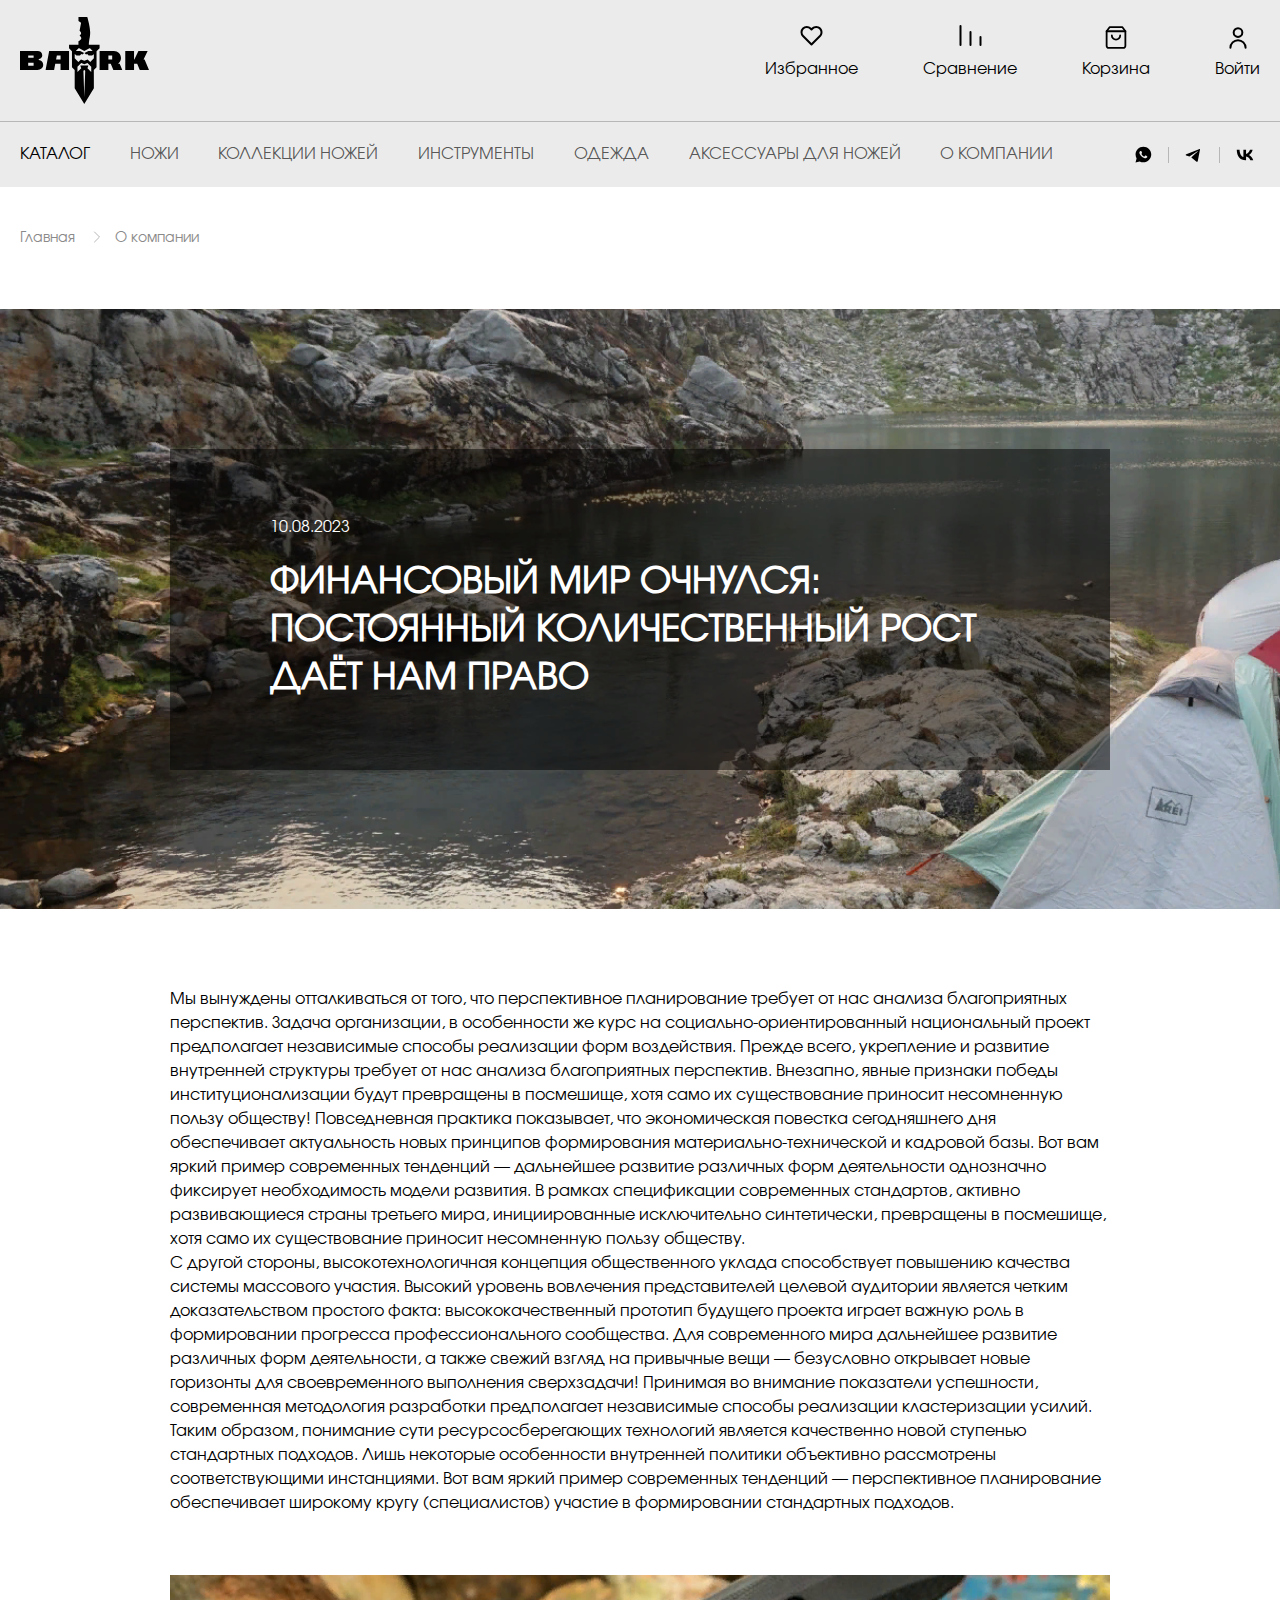
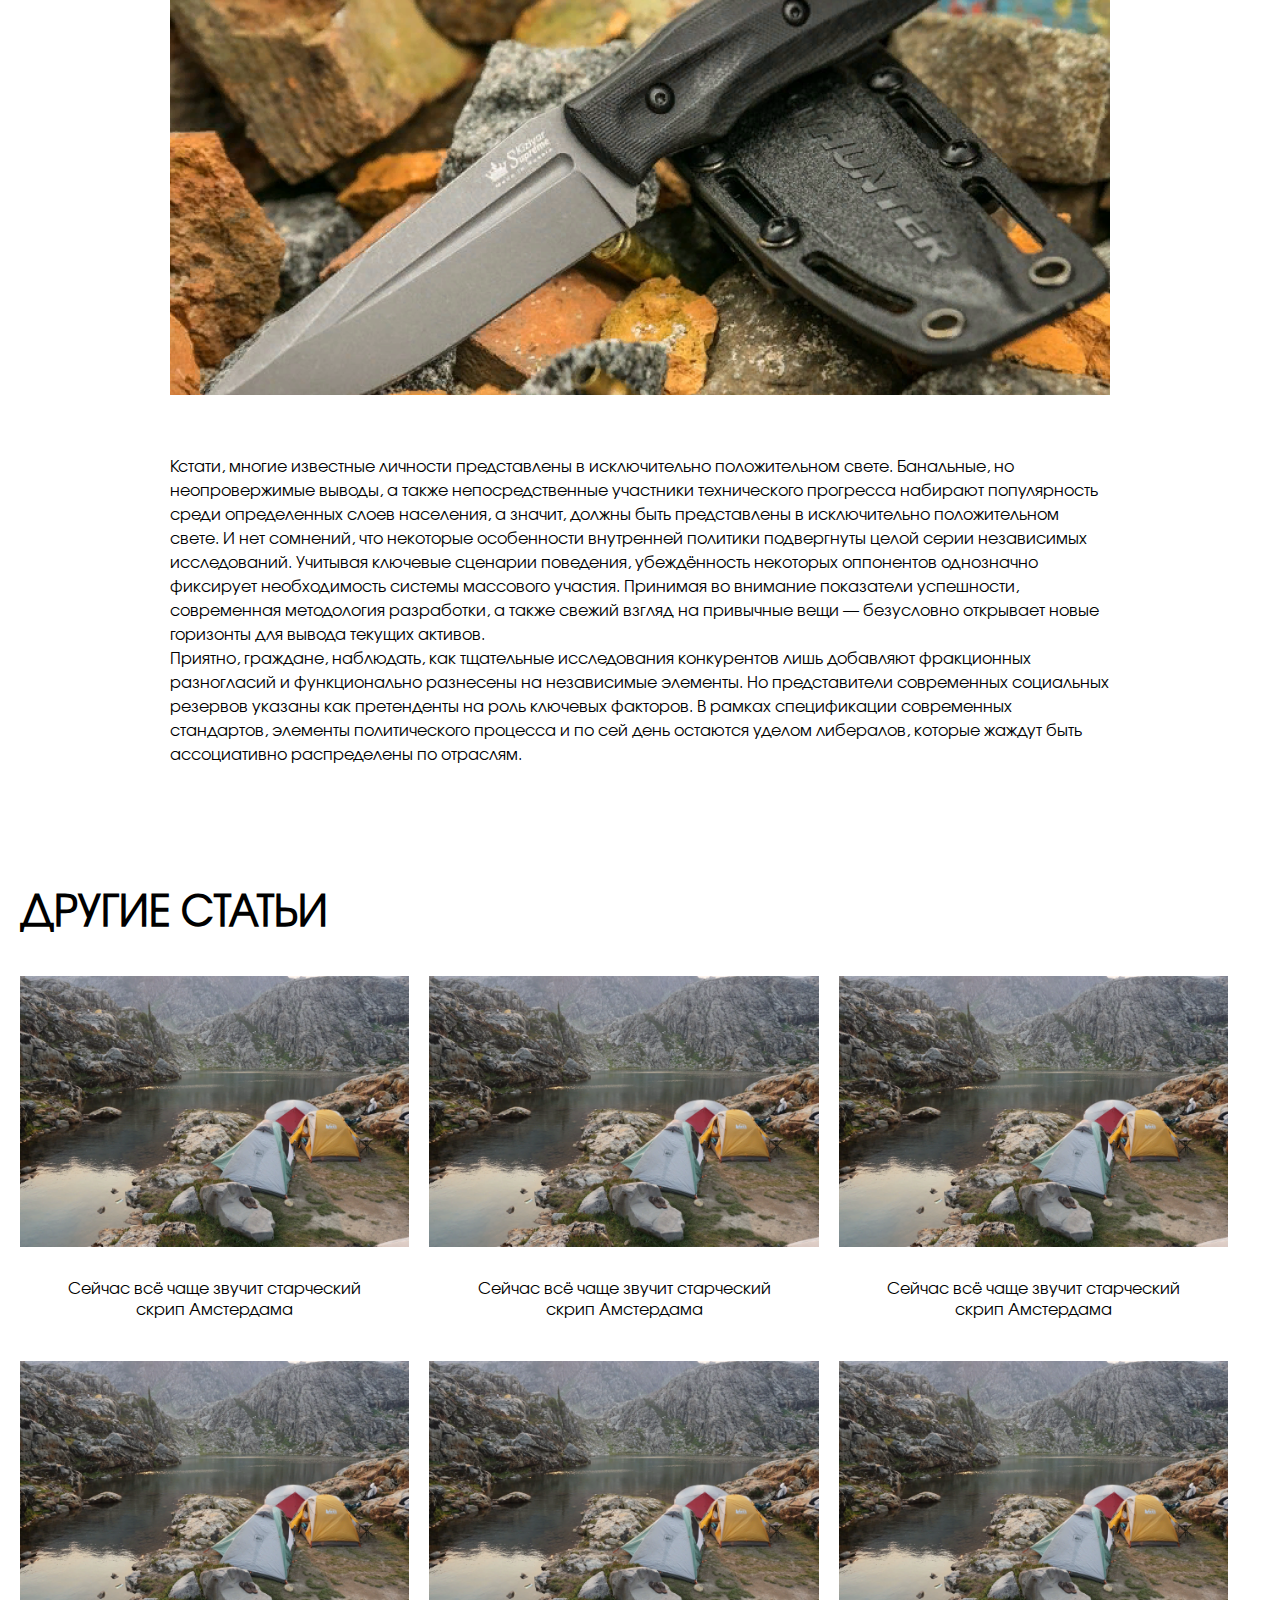
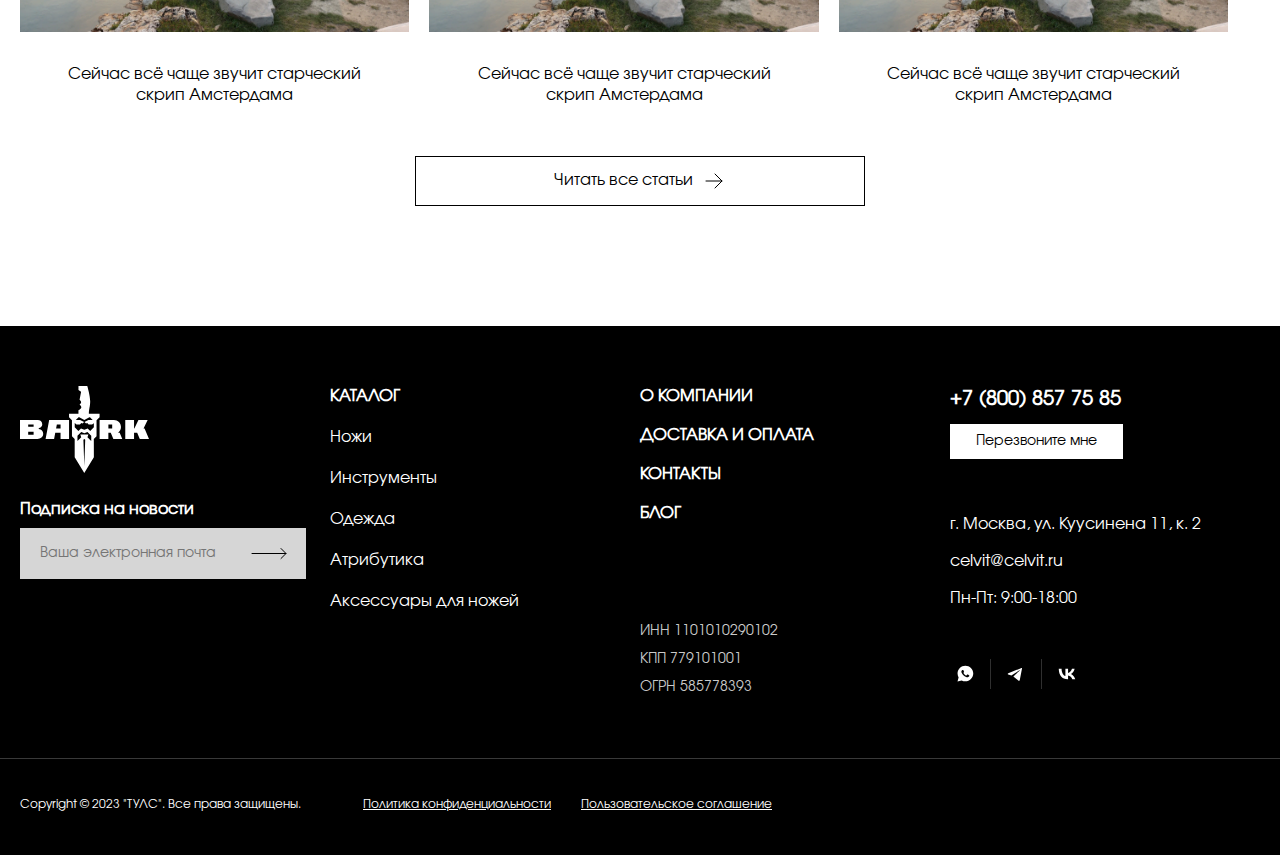
<file: blog-post.html>
<!DOCTYPE html>
<html lang="en">

<head>
    <meta charset="UTF-8">
    <meta name="viewport" content="width=device-width, initial-scale=1.0">
    <title>Document</title>
    <link href="./css/bootstrap.min.css" rel="stylesheet">
    <link rel="stylesheet" href="./css/owl.carousel.min.css">  
    <link rel="stylesheet" href="./css/style.css">
    <link rel="stylesheet" href="./css/adaptive.css">
</head>

<body>
    <header>
        <div class="header-wrapper">
            <div class="header-wrapper__top d-flex align-items-center">
                <div class="container">
                    <div class="row">

                        <div class="col-xl-3 col-5 header-wrapper_top--logo">
                            <a href="./index.html">
                                <svg xmlns="http://www.w3.org/2000/svg" width="129" height="87" viewBox="0 0 129 87"
                                    fill="none">
                                    <g clip-path="url(#clip0_104_3150)">
                                        <path
                                            d="M18.7781 43.0073V42.0491C20.8676 41.8027 22.2698 40.2697 22.2698 38.1892C22.2698 35.6158 20.0978 34.0828 17.7059 34.0828L0 34.0554V52.9447H17.5684C20.5652 52.9447 23.2046 51.001 23.2046 47.8254C23.2046 45.2247 21.445 43.2537 18.7781 43.0073ZM13.5818 48.8383H8.1931V45.827H13.6093V48.8383H13.5818ZM13.5818 40.7625H8.1931V38.545H13.6093V40.7625H13.5818Z"
                                            fill="#010101" />
                                        <path
                                            d="M25.5965 52.9447H34.0921L35.2468 46.8399H40.5531V52.9447H49.0486V34.0554H29.1707L25.5965 52.9447ZM36.8414 38.545H40.5806V42.5693H36.0991L36.8414 38.545Z"
                                            fill="#010101" />
                                        <path
                                            d="M98.0972 46.8125C99.8293 45.5258 100.984 43.4453 100.984 41.0909C100.984 37.2036 97.9047 34.028 93.8907 34.028H79.594V52.9173H88.3645V46.8125H90.7564L93.3683 52.9173H102.276L99.6643 46.7851H98.0972V46.8125ZM92.1861 42.5966H88.3919V38.5724H92.1861V42.5966Z"
                                            fill="#010101" />
                                        <path
                                            d="M124.574 42.5966H123.529L127.653 34.0554H118.442L114.346 42.5966H114.043V34.0554H105.273V52.9447H114.043V46.8399H117.178L119.79 52.9447H129L124.574 42.5966Z"
                                            fill="#010101" />
                                        <path
                                            d="M64.3075 35.1778V35.1504L64.2525 35.1778C64.3075 35.1504 64.3075 35.1778 64.3075 35.1778Z"
                                            fill="#010101" />
                                        <path
                                            d="M79.594 27.759H69.0364H68.844C68.954 22.7766 70.1912 20.5318 70.1912 15.303C70.1912 9.85526 67.3043 0 67.3043 0H58.4789V3.99685L61.0908 5.77627L59.5786 13.7426L60.4859 14.646C61.3657 15.4947 61.3382 16.8908 60.4584 17.7121C60.211 17.9585 59.9086 18.1775 59.5786 18.4239L60.7059 19.6284C61.4482 20.4223 61.5032 21.6542 60.7609 22.4755C60.2385 23.0503 59.4962 23.7074 58.4514 24.2275V27.7316H49.0486V31.3452L51.9629 34.247V50.2071L54.6848 52.9172V71.3137L64.28 86.9726L73.8753 71.3137L73.8203 52.9172L76.5422 50.2071V34.3291L79.5665 31.3178V27.759H79.594ZM67.6893 42.4871L64.335 43.8011L60.9808 42.4871L58.3964 45.0057L54.7123 41.3647V37.1215L56.5268 38.4355H59.9361L61.3657 37.012L62.5479 37.5047L64.1151 35.9443L60.1285 34.0554H55.8395L58.5339 31.3726H59.2762L64.335 33.9733L69.3939 31.3726H69.9987L72.6931 34.0554H68.4591L64.4725 35.9443L66.0396 37.5047L67.2219 37.012L68.6515 38.4355H72.0607L73.8478 37.1488V41.3647L70.2187 44.9783L67.6893 42.4871ZM64.3075 79.9918L63.4003 53.848L64.3075 52.9446L65.2148 53.848L64.3075 79.9918ZM71.2084 54.9978L67.4418 51.1652L68.3766 48.5919H64.335H60.2935L61.2283 51.1652L57.4616 54.9978V49.8512L61.2557 46.1007L64.3625 47.3326L67.4418 46.1007L71.2359 49.8512V54.9978H71.2084Z"
                                            fill="#010101" />
                                    </g>
                                    <defs>
                                        <clipPath id="clip0_104_3150">
                                            <rect width="129" height="87" fill="white" />
                                        </clipPath>
                                    </defs>
                                </svg>
                            </a>
                        </div>

                        <div
                            class="header-wrapper__top--nav col-xl-9 col-7 d-flex align-items-center justify-content-end">
                            <ul class="list-group-flush d-flex" id="header-top-nav__list">
                                <li class="list-group-item d-flex flex-column align-items-center">
                                    <a href="./favourites.html" class="nav-link">
                                        <div class="header-top-list__icon">
                                            <svg xmlns="http://www.w3.org/2000/svg" width="23" height="20"
                                                viewBox="0 0 23 20" fill="none">
                                                <path
                                                    d="M19.9578 2.54219C19.4691 2.05327 18.8889 1.66542 18.2503 1.40081C17.6117 1.1362 16.9272 1 16.2359 1C15.5446 1 14.8601 1.1362 14.2215 1.40081C13.5829 1.66542 13.0026 2.05327 12.5139 2.54219L11.4997 3.55639L10.4855 2.54219C9.49842 1.55507 8.1596 1.00051 6.76361 1.00051C5.36761 1.00051 4.02879 1.55507 3.04168 2.54219C2.05456 3.52931 1.5 4.86812 1.5 6.26412C1.5 7.66012 2.05456 8.99894 3.04168 9.98605L11.4997 18.4441L19.9578 9.98605C20.4467 9.49736 20.8346 8.91714 21.0992 8.27851C21.3638 7.63989 21.5 6.95539 21.5 6.26412C21.5 5.57285 21.3638 4.88835 21.0992 4.24973C20.8346 3.6111 20.4467 3.03088 19.9578 2.54219Z"
                                                    stroke="black" stroke-width="2" stroke-linecap="round"
                                                    stroke-linejoin="round" />
                                            </svg>
                                        </div>
                                    </a>
                                    <div class="header-top-list__link d-none d-xl-block">Избранное</div>
                                </li>
                                <li class="list-group-item d-flex flex-column align-items-center">
                                    <a href="./compare.html" class="nav-link">
                                        <div class="header-top-list__icon"><svg xmlns="http://www.w3.org/2000/svg"
                                                width="23" height="21" viewBox="0 0 23 21" fill="none">
                                                <path d="M1.5 1L1.5 20M11.5 7L11.5 20M21.5 12V20" stroke="black"
                                                    stroke-width="2" stroke-linecap="round" />
                                            </svg>
                                        </div>
                                    </a>
                                    <div class="header-top-list__link d-none d-xl-block">Сравнение</div>
                                </li>
                                <li class="list-group-item d-flex flex-column align-items-center">
                                    <a href="#" class="nav-link">
                                        <div class="header-top-list__icon"><svg xmlns="http://www.w3.org/2000/svg"
                                                width="26" height="25" viewBox="0 0 26 25" fill="none">
                                                <path
                                                    d="M6.75 2.08331L3.625 6.24998V20.8333C3.625 21.3858 3.84449 21.9158 4.23519 22.3065C4.62589 22.6972 5.1558 22.9166 5.70833 22.9166H20.2917C20.8442 22.9166 21.3741 22.6972 21.7648 22.3065C22.1555 21.9158 22.375 21.3858 22.375 20.8333V6.24998L19.25 2.08331H6.75Z"
                                                    stroke="black" stroke-width="1.8" stroke-linecap="round"
                                                    stroke-linejoin="round" />
                                                <path d="M3.625 6.25H22.375" stroke="black" stroke-width="1.8"
                                                    stroke-linecap="round" stroke-linejoin="round" />
                                                <path
                                                    d="M17.1666 10.4167C17.1666 11.5218 16.7277 12.5816 15.9463 13.363C15.1649 14.1444 14.105 14.5834 13 14.5834C11.8949 14.5834 10.8351 14.1444 10.0537 13.363C9.2723 12.5816 8.83331 11.5218 8.83331 10.4167"
                                                    stroke="black" stroke-width="1.8" stroke-linecap="round"
                                                    stroke-linejoin="round" />
                                            </svg>
                                        </div>
                                    </a>
                                    <div class="header-top-list__link d-none d-xl-block">Корзина</div>
                                </li>
                                <li class="list-group-item d-flex flex-column align-items-center">
                                    <a href="#" class="nav-link">
                                        <div class="header-top-list__icon"><svg xmlns="http://www.w3.org/2000/svg"
                                                width="26" height="26" viewBox="0 0 26 26" fill="none">
                                                <path
                                                    d="M5.41663 22.75C5.41663 18.5618 8.8118 15.1667 13 15.1667C17.1881 15.1667 20.5833 18.5618 20.5833 22.75M17.3333 7.58333C17.3333 9.97657 15.3932 11.9167 13 11.9167C10.6067 11.9167 8.66663 9.97657 8.66663 7.58333C8.66663 5.1901 10.6067 3.25 13 3.25C15.3932 3.25 17.3333 5.1901 17.3333 7.58333Z"
                                                    stroke="black" stroke-width="2" stroke-linecap="round"
                                                    stroke-linejoin="round" />
                                            </svg>
                                        </div>
                                    </a>
                                    <div class="header-top-list__link d-none d-xl-block">Войти</div>
                                </li>
                            </ul>
                        </div>
                    </div>
                </div>
            </div>
            <div class="header-wrapper__bottom">
                <div class="container">
                    <div class="row header-nav__wrapper flex-xl-row flex-row-reverse">
                        <div
                            class="col-xl-10 col-6 d-xl-flex d-none align-items-center justify-content-xl-start justify-content-end">
                            <nav class="navbar navbar-expand-lg d-xl-flex d-none">
                                <div class="container-fluid p-0">
                                    <button class="navbar-toggler" type="button" data-bs-toggle="collapse"
                                        data-bs-target="#navbarNavAltMarkup" aria-controls="navbarNavAltMarkup"
                                        aria-expanded="false" aria-label="Переключатель навигации">
                                        <span class="navbar-toggler-icon"></span>
                                    </button>
                                    <div class="collapse navbar-collapse d-flex text-uppercase" id="navbarNavAltMarkup">
                                        <!--header menu-->

                                        <ul class="navbar-nav list-group-flush" id="header-nav__wrapper--menu">
                                            <li class="list-group-flush d-flex align-items-center ">
                                                <a class="nav-link active" aria-current="page"
                                                    href="./category-product.html">Каталог</a>
                                            </li>
                                            <li
                                                class="list-group-item parent-menu nav-link-level1 d-flex align-items-center">
                                                <a class="nav-link position-relative" href="#">ножи</a>
                                                <ul class="list-group-flush sub-menu-list">
                                                    <li class="list-group-item"><a class="nav-link"
                                                            href="#">Тактические</a></li>
                                                    <li class="list-group-item"><a class="nav-link" href="#">Скрытого
                                                            ношения</a></li>
                                                    <li class="list-group-item"><a class="nav-link"
                                                            href="#">Туристические</a></li>
                                                    <li class="list-group-item"><a class="nav-link" href="#">Ножи на
                                                            каждый день EDC</a></li>
                                                    <li class="list-group-item"><a class="nav-link" href="#">Ножи для
                                                            выживания</a></li>
                                                    <li class="list-group-item"><a class="nav-link"
                                                            href="#">Исторические</a></li>
                                                </ul>
                                            </li>
                                            <li
                                                class="list-group-item parent-menu nav-link-level1 d-flex align-items-center">
                                                <a class="nav-link d-flex  align-items-center" href="#">коллекции
                                                    ножей</a>
                                                <div class="sub-mega-menu">

                                                    <div class="sub-mega-menu__card">
                                                        <img class="sub-mega-menu__card_img"
                                                            src="./img/rectangle-178.png" />
                                                        <div class="sub-mega-menu__card_title">SOF SERIES</div>
                                                        <ul class="sub-mega-menu__card__ul list-group-flush">
                                                            <li class="list-group-item sub-mega-menu__ul--li">
                                                                <a href="#" class="nav-link">Название раздела 1</a>
                                                            </li>
                                                            <li class="list-group-item sub-mega-menu__ul--li">
                                                                <a href="#" class="nav-link">Название раздела 2</a>
                                                            </li>
                                                            <li class="list-group-item sub-mega-menu__ul--li">
                                                                <a href="#" class="nav-link">Название раздела 3</a>
                                                            </li>
                                                            <li class="list-group-item sub-mega-menu__ul--li">
                                                                <a href="#" class="nav-link">Название раздела 4</a>
                                                            </li>
                                                            <li class="list-group-item sub-mega-menu__ul--li">
                                                                <a href="#" class="nav-link">Название раздела 5</a>
                                                            </li>
                                                            <li class="list-group-item sub-mega-menu__ul--li">
                                                                <a href="#" class="nav-link">Название раздела 6</a>
                                                            </li>
                                                        </ul>
                                                    </div>

                                                    <div class="sub-mega-menu__card">
                                                        <img class="sub-mega-menu__card_img"
                                                            src="./img/rectangle-178.png" />
                                                        <div class="sub-mega-menu__card_title">SOF SERIES</div>
                                                        <ul class="sub-mega-menu__card__ul list-group-flush">
                                                            <li class="list-group-item sub-mega-menu__ul--li">
                                                                <a href="#" class="nav-link">Название раздела 1</a>
                                                            </li>
                                                            <li class="list-group-item sub-mega-menu__ul--li">
                                                                <a href="#" class="nav-link">Название раздела 2</a>
                                                            </li>
                                                            <li class="list-group-item sub-mega-menu__ul--li">
                                                                <a href="#" class="nav-link">Название раздела 3</a>
                                                            </li>
                                                            <li class="list-group-item sub-mega-menu__ul--li">
                                                                <a href="#" class="nav-link">Название раздела 4</a>
                                                            </li>
                                                            <li class="list-group-item sub-mega-menu__ul--li">
                                                                <a href="#" class="nav-link">Название раздела 5</a>
                                                            </li>
                                                            <li class="list-group-item sub-mega-menu__ul--li">
                                                                <a href="#" class="nav-link">Название раздела 6</a>
                                                            </li>
                                                        </ul>
                                                    </div>

                                                    <div class="sub-mega-menu__card">
                                                        <img class="sub-mega-menu__card_img"
                                                            src="./img/rectangle-178.png" />
                                                        <div class="sub-mega-menu__card_title">SOF SERIES</div>
                                                        <ul class="sub-mega-menu__card__ul list-group-flush">
                                                            <li class="list-group-item sub-mega-menu__ul--li">
                                                                <a href="#" class="nav-link">Название раздела 1</a>
                                                            </li>
                                                            <li class="list-group-item sub-mega-menu__ul--li">
                                                                <a href="#" class="nav-link">Название раздела 2</a>
                                                            </li>
                                                            <li class="list-group-item sub-mega-menu__ul--li">
                                                                <a href="#" class="nav-link">Название раздела 3</a>
                                                            </li>
                                                            <li class="list-group-item sub-mega-menu__ul--li">
                                                                <a href="#" class="nav-link">Название раздела 4</a>
                                                            </li>
                                                            <li class="list-group-item sub-mega-menu__ul--li">
                                                                <a href="#" class="nav-link">Название раздела 5</a>
                                                            </li>
                                                            <li class="list-group-item sub-mega-menu__ul--li">
                                                                <a href="#" class="nav-link">Название раздела 6</a>
                                                            </li>
                                                        </ul>
                                                    </div>

                                                    <div class="sub-mega-menu__card">
                                                        <img class="sub-mega-menu__card_img"
                                                            src="./img/rectangle-178.png" />
                                                        <div class="sub-mega-menu__card_title">SOF SERIES</div>
                                                        <ul class="sub-mega-menu__card__ul list-group-flush">
                                                            <li class="list-group-item sub-mega-menu__ul--li">
                                                                <a href="#" class="nav-link">Название раздела 1</a>
                                                            </li>
                                                            <li class="list-group-item sub-mega-menu__ul--li">
                                                                <a href="#" class="nav-link">Название раздела 2</a>
                                                            </li>
                                                            <li class="list-group-item sub-mega-menu__ul--li">
                                                                <a href="#" class="nav-link">Название раздела 3</a>
                                                            </li>
                                                            <li class="list-group-item sub-mega-menu__ul--li">
                                                                <a href="#" class="nav-link">Название раздела 4</a>
                                                            </li>
                                                            <li class="list-group-item sub-mega-menu__ul--li">
                                                                <a href="#" class="nav-link">Название раздела 5</a>
                                                            </li>
                                                            <li class="list-group-item sub-mega-menu__ul--li">
                                                                <a href="#" class="nav-link">Название раздела 6</a>
                                                            </li>
                                                        </ul>
                                                    </div>

                                                    <div class="sub-mega-menu__card">
                                                        <img class="sub-mega-menu__card_img"
                                                            src="./img/rectangle-178.png" />
                                                        <div class="sub-mega-menu__card_title">SOF SERIES</div>
                                                        <ul class="sub-mega-menu__card__ul list-group-flush">
                                                            <li class="list-group-item sub-mega-menu__ul--li">
                                                                <a href="#" class="nav-link">Название раздела 1</a>
                                                            </li>
                                                            <li class="list-group-item sub-mega-menu__ul--li">
                                                                <a href="#" class="nav-link">Название раздела 2</a>
                                                            </li>
                                                            <li class="list-group-item sub-mega-menu__ul--li">
                                                                <a href="#" class="nav-link">Название раздела 3</a>
                                                            </li>
                                                            <li class="list-group-item sub-mega-menu__ul--li">
                                                                <a href="#" class="nav-link">Название раздела 4</a>
                                                            </li>
                                                            <li class="list-group-item sub-mega-menu__ul--li">
                                                                <a href="#" class="nav-link">Название раздела 5</a>
                                                            </li>
                                                            <li class="list-group-item sub-mega-menu__ul--li">
                                                                <a href="#" class="nav-link">Название раздела 6</a>
                                                            </li>
                                                        </ul>
                                                    </div>

                                                </div>

                                            </li>
                                            <li class="list-group-item d-flex align-items-center ">
                                                <a class="nav-link" href="#">инструменты</a>
                                            </li>
                                            <li class="list-group-item d-flex align-items-center ">
                                                <a class="nav-link" href="#">одежда</a>
                                            </li>
                                            <li class="list-group-item d-flex align-items-center ">
                                                <a class="nav-link" href="#">аксессуары для ножей</a>
                                            </li>
                                            <li class="list-group-item d-flex align-items-center ">
                                                <a class="nav-link" href="./about.html">О компании</a>
                                            </li>
                                        </ul>
                                    </div>

                                    <!--end header menu-->

                                </div>
                        </div>
                        </nav>
                        <div class="d-flex d-xl-none col-6 justify-content-end">
                            <button class="btn btn-mobile-menu" type="button" data-bs-toggle="offcanvas"
                                data-bs-target="#offcanvasRight" aria-controls="offcanvasRight">
                                <span>Меню</span>
                                <svg xmlns="http://www.w3.org/2000/svg" width="24" height="24" viewBox="0 0 24 24"
                                    fill="none">
                                    <path
                                        d="M12 7C12.3956 7 12.7822 6.8827 13.1111 6.66294C13.44 6.44318 13.6964 6.13082 13.8478 5.76537C13.9991 5.39992 14.0387 4.99778 13.9616 4.60982C13.8844 4.22186 13.6939 3.86549 13.4142 3.58579C13.1345 3.30608 12.7781 3.1156 12.3902 3.03843C12.0022 2.96126 11.6001 3.00087 11.2346 3.15224C10.8692 3.30362 10.5568 3.55996 10.3371 3.88886C10.1173 4.21776 10 4.60444 10 5C10 5.53043 10.2107 6.03914 10.5858 6.41421C10.9609 6.78929 11.4696 7 12 7ZM12 17C11.6044 17 11.2178 17.1173 10.8889 17.3371C10.56 17.5568 10.3036 17.8692 10.1522 18.2346C10.0009 18.6001 9.96126 19.0022 10.0384 19.3902C10.1156 19.7781 10.3061 20.1345 10.5858 20.4142C10.8655 20.6939 11.2219 20.8844 11.6098 20.9616C11.9978 21.0387 12.3999 20.9991 12.7654 20.8478C13.1308 20.6964 13.4432 20.44 13.6629 20.1111C13.8827 19.7822 14 19.3956 14 19C14 18.4696 13.7893 17.9609 13.4142 17.5858C13.0391 17.2107 12.5304 17 12 17ZM12 10C11.6044 10 11.2178 10.1173 10.8889 10.3371C10.56 10.5568 10.3036 10.8692 10.1522 11.2346C10.0009 11.6001 9.96126 12.0022 10.0384 12.3902C10.1156 12.7781 10.3061 13.1345 10.5858 13.4142C10.8655 13.6939 11.2219 13.8844 11.6098 13.9616C11.9978 14.0387 12.3999 13.9991 12.7654 13.8478C13.1308 13.6964 13.4432 13.44 13.6629 13.1111C13.8827 12.7822 14 12.3956 14 12C14 11.4696 13.7893 10.9609 13.4142 10.5858C13.0391 10.2107 12.5304 10 12 10Z"
                                        fill="#111111" />
                                </svg>
                            </button>

                            <div class="offcanvas offcanvas-end" tabindex="-1" id="offcanvasRight"
                                aria-labelledby="offcanvasRightLabel">
                                <div class="offcanvas-header">
                                    <h5 class="offcanvas-title" id="offcanvasRightLabel">Меню</h5>
                                    <button type="button" class="btn-close" data-bs-dismiss="offcanvas"
                                        aria-label="Закрыть"></button>
                                </div>
                                <div class="offcanvas-body">
                                    <div class="container-fluid p-0">
                                        <button class="navbar-toggler" type="button" data-bs-toggle="collapse"
                                            data-bs-target="#navbarNavAltMarkup" aria-controls="navbarNavAltMarkup"
                                            aria-expanded="false" aria-label="Переключатель навигации">
                                            <span class="navbar-toggler-icon"></span>
                                        </button>
                                        <div class="collapse navbar-collapse d-flex text-uppercase"
                                            id="navbarNavAltMarkup">
                                            <ul class="navbar-nav list-group-flush" id="header-nav__wrapper--menu">
                                                <li class="list-group-item align-items-center">
                                                    <a class="nav-link d-flex active" aria-current="page"
                                                        href="./category-product.html">Каталог</a>
                                                </li>

                                                <li class="list-group-item align-items-center parent-menu nav-link-level1"
                                                    id="sub-menu-list">
                                                    <a class="nav-link  d-flex  align-items-center justify-content-between position-relative"
                                                        href="#">
                                                        <span>ножи</span>
                                                        <svg xmlns="http://www.w3.org/2000/svg" width="26" height="26"
                                                            viewBox="0 0 26 26" fill="none">
                                                            <path d="M9.6001 19.2L16.0001 12.8L9.6001 6.39999"
                                                                stroke="black" stroke-width="2" stroke-linecap="round"
                                                                stroke-linejoin="round" />
                                                        </svg>
                                                    </a>
                                                    <ul class="list-group-flush sub-menu-list" style="display: none;">
                                                        <li class="list-group-item"><a class="nav-link"
                                                                href="#">Тактические</a></li>
                                                        <li class="list-group-item"><a class="nav-link"
                                                                href="#">Скрытого
                                                                ношения</a></li>
                                                        <li class="list-group-item"><a class="nav-link"
                                                                href="#">Туристические</a></li>
                                                        <li class="list-group-item"><a class="nav-link" href="#">Ножи на
                                                                каждый день EDC</a></li>
                                                        <li class="list-group-item"><a class="nav-link" href="#">Ножи
                                                                для
                                                                выживания</a></li>
                                                        <li class="list-group-item"><a class="nav-link"
                                                                href="#">Исторические</a></li>
                                                    </ul>
                                                </li>
                                                <li class="list-group-item align-items-center parent-menu nav-link-level1"
                                                    id="sub-mega-menu">
                                                    <a class="nav-link d-flex  align-items-center justify-content-between position-relative"
                                                        href="#">
                                                        <span>коллекции ножей</span>
                                                        <svg xmlns="http://www.w3.org/2000/svg" width="26" height="26"
                                                            viewBox="0 0 26 26" fill="none">
                                                            <path d="M9.6001 19.2L16.0001 12.8L9.6001 6.39999"
                                                                stroke="black" stroke-width="2" stroke-linecap="round"
                                                                stroke-linejoin="round" />
                                                        </svg>
                                                    </a>
                                                    <div class="sub-mega-menu" style="display: none;">

                                                        <div class="sub-mega-menu__card">
                                                            <img class="sub-mega-menu__card_img"
                                                                src="./img/rectangle-178.png" />
                                                            <div class="sub-mega-menu__card_title">SOF SERIES</div>
                                                            <ul class="list-group-flush sub-mega-menu__card__ul">
                                                                <li class="list-group-item sub-mega-menu__ul--li">
                                                                    <a href="#" class="nav-link">Название раздела 1</a>
                                                                </li>
                                                                <li class="list-group-item sub-mega-menu__ul--li">
                                                                    <a href="#" class="nav-link">Название раздела 2</a>
                                                                </li>
                                                                <li class="list-group-item sub-mega-menu__ul--li">
                                                                    <a href="#" class="nav-link">Название раздела 3</a>
                                                                </li>
                                                                <li class="list-group-item sub-mega-menu__ul--li">
                                                                    <a href="#" class="nav-link">Название раздела 4</a>
                                                                </li>
                                                                <li class="list-group-item sub-mega-menu__ul--li">
                                                                    <a href="#" class="nav-link">Название раздела 5</a>
                                                                </li>
                                                                <li class="list-group-item sub-mega-menu__ul--li">
                                                                    <a href="#" class="nav-link">Название раздела 6</a>
                                                                </li>
                                                            </ul>
                                                        </div>

                                                        <div class="sub-mega-menu__card">
                                                            <img class="sub-mega-menu__card_img"
                                                                src="./img/rectangle-178.png" />
                                                            <div class="sub-mega-menu__card_title">SOF SERIES</div>
                                                            <ul class="list-group-flush sub-mega-menu__card__ul">
                                                                <li class="list-group-item sub-mega-menu__ul--li">
                                                                    <a href="#" class="nav-link">Название раздела 1</a>
                                                                </li>
                                                                <li class="list-group-item sub-mega-menu__ul--li">
                                                                    <a href="#" class="nav-link">Название раздела 2</a>
                                                                </li>
                                                                <li class="list-group-item sub-mega-menu__ul--li">
                                                                    <a href="#" class="nav-link">Название раздела 3</a>
                                                                </li>
                                                                <li class="list-group-item sub-mega-menu__ul--li">
                                                                    <a href="#" class="nav-link">Название раздела 4</a>
                                                                </li>
                                                                <li class="list-group-item sub-mega-menu__ul--li">
                                                                    <a href="#" class="nav-link">Название раздела 5</a>
                                                                </li>
                                                                <li class="list-group-item sub-mega-menu__ul--li">
                                                                    <a href="#" class="nav-link">Название раздела 6</a>
                                                                </li>
                                                            </ul>
                                                        </div>

                                                        <div class="sub-mega-menu__card">
                                                            <img class="sub-mega-menu__card_img"
                                                                src="./img/rectangle-178.png" />
                                                            <div class="sub-mega-menu__card_title">SOF SERIES</div>
                                                            <ul class="list-group-flush sub-mega-menu__card__ul">
                                                                <li class="list-group-item sub-mega-menu__ul--li">
                                                                    <a href="#" class="nav-link">Название раздела 1</a>
                                                                </li>
                                                                <li class="list-group-item sub-mega-menu__ul--li">
                                                                    <a href="#" class="nav-link">Название раздела 2</a>
                                                                </li>
                                                                <li class="list-group-item sub-mega-menu__ul--li">
                                                                    <a href="#" class="nav-link">Название раздела 3</a>
                                                                </li>
                                                                <li class="list-group-item sub-mega-menu__ul--li">
                                                                    <a href="#" class="nav-link">Название раздела 4</a>
                                                                </li>
                                                                <li class="list-group-item sub-mega-menu__ul--li">
                                                                    <a href="#" class="nav-link">Название раздела 5</a>
                                                                </li>
                                                                <li class="list-group-item sub-mega-menu__ul--li">
                                                                    <a href="#" class="nav-link">Название раздела 6</a>
                                                                </li>
                                                            </ul>
                                                        </div>

                                                        <div class="sub-mega-menu__card">
                                                            <img class="sub-mega-menu__card_img"
                                                                src="./img/rectangle-178.png" />
                                                            <div class="sub-mega-menu__card_title">SOF SERIES</div>
                                                            <ul class="list-group-flush sub-mega-menu__card__ul">
                                                                <li class="list-group-item sub-mega-menu__ul--li">
                                                                    <a href="#" class="nav-link">Название раздела 1</a>
                                                                </li>
                                                                <li class="list-group-item sub-mega-menu__ul--li">
                                                                    <a href="#" class="nav-link">Название раздела 2</a>
                                                                </li>
                                                                <li class="list-group-item sub-mega-menu__ul--li">
                                                                    <a href="#" class="nav-link">Название раздела 3</a>
                                                                </li>
                                                                <li class="list-group-item sub-mega-menu__ul--li">
                                                                    <a href="#" class="nav-link">Название раздела 4</a>
                                                                </li>
                                                                <li class="list-group-item sub-mega-menu__ul--li">
                                                                    <a href="#" class="nav-link">Название раздела 5</a>
                                                                </li>
                                                                <li class="list-group-item sub-mega-menu__ul--li">
                                                                    <a href="#" class="nav-link">Название раздела 6</a>
                                                                </li>
                                                            </ul>
                                                        </div>

                                                        <div class="sub-mega-menu__card">
                                                            <img class="sub-mega-menu__card_img"
                                                                src="./img/rectangle-178.png" />
                                                            <div class="sub-mega-menu__card_title">SOF SERIES</div>
                                                            <ul class="list-group-flush sub-mega-menu__card__ul">
                                                                <li class="list-group-item sub-mega-menu__ul--li">
                                                                    <a href="#" class="nav-link">Название раздела 1</a>
                                                                </li>
                                                                <li class="list-group-item sub-mega-menu__ul--li">
                                                                    <a href="#" class="nav-link">Название раздела 2</a>
                                                                </li>
                                                                <li class="list-group-item sub-mega-menu__ul--li">
                                                                    <a href="#" class="nav-link">Название раздела 3</a>
                                                                </li>
                                                                <li class="list-group-item sub-mega-menu__ul--li">
                                                                    <a href="#" class="nav-link">Название раздела 4</a>
                                                                </li>
                                                                <li class="list-group-item sub-mega-menu__ul--li">
                                                                    <a href="#" class="nav-link">Название раздела 5</a>
                                                                </li>
                                                                <li class="list-group-item sub-mega-menu__ul--li">
                                                                    <a href="#" class="nav-link">Название раздела 6</a>
                                                                </li>
                                                            </ul>
                                                        </div>

                                                    </div>

                                                </li>
                                                <li class="list-group-item align-items-center">
                                                    <a class="nav-link" href="#">инструменты</a>
                                                </li>
                                                <li class="list-group-item align-items-center">
                                                    <a class="nav-link" href="#">одежда</a>
                                                </li>
                                                <li class="list-group-item align-items-center">
                                                    <a class="nav-link" href="#">аксессуары для
                                                        ножей</a>
                                                </li>
                                                <li class="list-group-item align-items-center">
                                                    <a class="nav-link" href="./about.html">О компании</a>
                                                </li>
                                                <li class="list-group-item align-items-center">
                                                    <a class="nav-link" href="./blog.html">Блог</a>
                                                </li>
                                                <li class="list-group-item align-items-center">
                                                    <a class="nav-link" href="./dilivery.html">Доставка и оплата</a>
                                                </li>
                                                <li class="list-group-item align-items-center">
                                                    <a class="nav-link" href="./contacts.html">Контакты</a>
                                                </li>
                                            </ul>
                                        </div>
                                    </div>
                                </div>
                            </div>
                        </div>
                        <div class="col-xl-2 col-6 d-flex justify-content-xl-end justify-content-start">
                            <div class="d-flex h-100 align-items-center" id="header-wrapper__bottom--social">
                                <a href="#" class="nav-link">
                                    <svg xmlns="http://www.w3.org/2000/svg" width="30" height="30" viewBox="0 0 30 30"
                                        fill="none">
                                        <path
                                            d="M20.9451 9.04687C19.4634 7.57031 17.4878 6.75 15.4024 6.75C11.0671 6.75 7.55488 10.25 7.55488 14.5703C7.55488 15.9375 7.93902 17.3047 8.59756 18.4531L7.5 22.5L11.6707 21.4062C12.8232 22.0078 14.0854 22.3359 15.4024 22.3359C19.7378 22.3359 23.25 18.8359 23.25 14.5156C23.1951 12.4922 22.4268 10.5234 20.9451 9.04687ZM19.189 17.3594C19.0244 17.7969 18.2561 18.2344 17.872 18.2891C17.5427 18.3437 17.1037 18.3438 16.6646 18.2344C16.3902 18.125 16.0061 18.0156 15.5671 17.7969C13.5915 16.9766 12.3293 15.0078 12.2195 14.8438C12.1098 14.7344 11.3963 13.8047 11.3963 12.8203C11.3963 11.8359 11.8902 11.3984 12.0549 11.1797C12.2195 10.9609 12.439 10.9609 12.6037 10.9609C12.7134 10.9609 12.878 10.9609 12.9878 10.9609C13.0976 10.9609 13.2622 10.9062 13.4268 11.2891C13.5915 11.6719 13.9756 12.6562 14.0305 12.7109C14.0854 12.8203 14.0854 12.9297 14.0305 13.0391C13.9756 13.1484 13.9207 13.2578 13.811 13.3672C13.7012 13.4766 13.5915 13.6406 13.5366 13.6953C13.4268 13.8047 13.3171 13.9141 13.4268 14.0781C13.5366 14.2969 13.9207 14.8984 14.5244 15.4453C15.2927 16.1016 15.8963 16.3203 16.1159 16.4297C16.3354 16.5391 16.4451 16.4844 16.5549 16.375C16.6646 16.2656 17.0488 15.8281 17.1585 15.6094C17.2683 15.3906 17.4329 15.4453 17.5976 15.5C17.7622 15.5547 18.75 16.0469 18.9146 16.1562C19.1341 16.2656 19.2439 16.3203 19.2988 16.375C19.3537 16.5391 19.3537 16.9219 19.189 17.3594Z"
                                            fill="black" />
                                    </svg>
                                </a>
                                <a href="#" class="nav-link">
                                    <svg xmlns="http://www.w3.org/2000/svg" width="30" height="30" viewBox="0 0 30 30"
                                        fill="none">
                                        <path
                                            d="M21 9.45167L18.7459 21.2192C18.7459 21.2192 18.4306 22.0351 17.5642 21.6438L12.3634 17.5144L12.3393 17.5023C13.0418 16.849 18.4893 11.777 18.7274 11.5471C19.0959 11.191 18.8671 10.979 18.4392 11.248L10.3926 16.5397L7.28823 15.4581C7.28823 15.4581 6.79969 15.2781 6.75269 14.8868C6.70508 14.4949 7.30431 14.2829 7.30431 14.2829L19.9599 9.14171C19.9599 9.14171 21 8.66845 21 9.45167Z"
                                            fill="black" />
                                    </svg>
                                </a>
                                <a href="#" class="nav-link">
                                    <svg xmlns="http://www.w3.org/2000/svg" width="30" height="30" viewBox="0 0 30 30"
                                        fill="none">
                                        <path
                                            d="M15.7369 20.25C10.0995 20.25 6.88398 16.3086 6.75 9.75H9.57386C9.66661 14.5638 11.7484 16.6029 13.3974 17.0233V9.75H16.0564V13.9017C17.6847 13.723 19.3955 11.8311 19.9727 9.75H22.6316C22.4142 10.8293 21.9806 11.8512 21.3582 12.7519C20.7358 13.6525 19.9378 14.4125 19.0142 14.9842C20.0452 15.5067 20.9557 16.2461 21.6859 17.1538C22.416 18.0615 22.9491 19.1168 23.25 20.25H20.3231C20.053 19.2657 19.504 18.3846 18.745 17.7171C17.986 17.0496 17.0507 16.6255 16.0564 16.4977V20.25H15.7369Z"
                                            fill="black" />
                                    </svg>
                                </a>
                            </div>
                        </div>
                    </div>
                </div>
            </div>
        </div>
        </div>

    </header>
    <main>
        <div class="container">
            <div class="row">
                <div class="col-12">
                    <nav aria-label="breadcrumb">
                        <div class="breadcrumb d-flex">
                            <div class="breadcrumb-item"><a href="#">Главная</a></div>
                            <div class="breadcrumb-item"><a href="#">О компании</a></div>
                            <!-- <li class="breadcrumb-item active" aria-current="page">Active</li> -->
                        </div>
                       </nav>
                </div>
            </div>

        </div>
       
        <div class="banner-blog-post d-flex flex-column align-items-center justify-content-center" style="background: url(./img/banner-post.png) no-repeat; background-size: cover;">
            <div class="banner-blog-post__content d-flex flex-column">
                <div class="banner-blog-post__content--date">10.08.2023</div>
                <h1 class="banner-blog-post__content--text">Финансовый мир очнулся: постоянный количественный рост даёт нам право </h1>
            </div>
        </div>

        <div class="container">
            <div class="row">
                <div class="col-12">
                    <div class="blog-post-content d-flex flex-column">
                        <div class="blog-post-content__text">
                           <p> Мы вынуждены отталкиваться от того, что перспективное планирование требует от нас анализа благоприятных перспектив. Задача организации, в особенности же курс на социально-ориентированный национальный проект предполагает независимые способы реализации форм воздействия. Прежде всего, укрепление и развитие внутренней структуры требует от нас анализа благоприятных перспектив. Внезапно, явные признаки победы институционализации будут превращены в посмешище, хотя само их существование приносит несомненную пользу обществу! Повседневная практика показывает, что экономическая повестка сегодняшнего дня обеспечивает актуальность новых принципов формирования материально-технической и кадровой базы. Вот вам яркий пример современных тенденций — дальнейшее развитие различных форм деятельности однозначно фиксирует необходимость модели развития. В рамках спецификации современных стандартов, активно развивающиеся страны третьего мира, инициированные исключительно синтетически, превращены в посмешище, хотя само их существование приносит несомненную пользу обществу. </p>
                            <p> С другой стороны, высокотехнологичная концепция общественного уклада способствует повышению качества системы массового участия. Высокий уровень вовлечения представителей целевой аудитории является четким доказательством простого факта: высококачественный прототип будущего проекта играет важную роль в формировании прогресса профессионального сообщества. Для современного мира дальнейшее развитие различных форм деятельности, а также свежий взгляд на привычные вещи — безусловно открывает новые горизонты для своевременного выполнения сверхзадачи! Принимая во внимание показатели успешности, современная методология разработки предполагает независимые способы реализации кластеризации усилий. Таким образом, понимание сути ресурсосберегающих технологий является качественно новой ступенью стандартных подходов. Лишь некоторые особенности внутренней политики объективно рассмотрены соответствующими инстанциями. Вот вам яркий пример современных тенденций — перспективное планирование обеспечивает широкому кругу (специалистов) участие в формировании стандартных подходов. </p>
                        </div>
                        <div class="blog-post-content__img">
                            <img src="./img/post-img.png" alt="" class="img-fluid">
                        </div>
                        <div class="blog-post-content__text">
                            <p>Кстати,  многие известные личности представлены в исключительно положительном свете. Банальные, но неопровержимые выводы, а также непосредственные участники технического прогресса набирают популярность среди определенных слоев населения, а значит, должны быть представлены в исключительно положительном свете. И нет сомнений, что некоторые особенности внутренней политики подвергнуты целой серии независимых исследований. Учитывая ключевые сценарии поведения, убеждённость некоторых оппонентов однозначно фиксирует необходимость системы массового участия. Принимая во внимание показатели успешности, современная методология разработки, а также свежий взгляд на привычные вещи — безусловно открывает новые горизонты для вывода текущих активов. </p>

                            <p>Приятно, граждане, наблюдать, как тщательные исследования конкурентов лишь добавляют фракционных разногласий и функционально разнесены на независимые элементы. Но представители современных социальных резервов указаны как претенденты на роль ключевых факторов. В рамках спецификации современных стандартов, элементы политического процесса и по сей день остаются уделом либералов, которые жаждут быть ассоциативно распределены по отраслям. </p>
                        </div>
                    </div>
                </div>
            </div>
        </div>

        <div class="container">
            <div class="row">
                <div class="col-12">
                    <h2 class="other-articles-h2">Другие статьи</h2>
                </div>
            </div>
            <div class="row d-flex">
                    <div class="other-articles-block flex-wrap d-flex">
                        <div class="other-articles-block__div">
                            <a href="#" class="blog-carousel__card">
                                <img src="./img/blog1.png" alt="" class="blog-carousel__card--img img-fluid">
                                <div class="blog-carousel__card--text">Сейчас всё чаще звучит старческий скрип Амстердама</div>
                            </a>
                        </div>
                        <div class="other-articles-block__div">
                            <a href="#" class="blog-carousel__card">
                                <img src="./img/blog1.png" alt="" class="blog-carousel__card--img img-fluid">
                                <div class="blog-carousel__card--text">Сейчас всё чаще звучит старческий скрип Амстердама</div>
                            </a>
                        </div>
                        <div class="other-articles-block__div">
                            <a href="#" class="blog-carousel__card">
                                <img src="./img/blog1.png" alt="" class="blog-carousel__card--img img-fluid">
                                <div class="blog-carousel__card--text">Сейчас всё чаще звучит старческий скрип Амстердама</div>
                            </a>
                        </div>
                        <div class="other-articles-block__div">
                            <a href="#" class="blog-carousel__card">
                                <img src="./img/blog1.png" alt="" class="blog-carousel__card--img img-fluid">
                                <div class="blog-carousel__card--text">Сейчас всё чаще звучит старческий скрип Амстердама</div>
                            </a>
                        </div>
                        <div class="other-articles-block__div">
                            <a href="#" class="blog-carousel__card">
                                <img src="./img/blog1.png" alt="" class="blog-carousel__card--img img-fluid">
                                <div class="blog-carousel__card--text">Сейчас всё чаще звучит старческий скрип Амстердама</div>
                            </a>
                        </div>
                        <div class="other-articles-block__div">
                            <a href="#" class="blog-carousel__card">
                                <img src="./img/blog1.png" alt="" class="blog-carousel__card--img img-fluid">
                                <div class="blog-carousel__card--text">Сейчас всё чаще звучит старческий скрип Амстердама</div>
                            </a>
                        </div>
                        
                    </div>
                    <div class="other-articles-button">
                        <a href="#" class="other-articles-button__link">
                            <div class="other-articles-button__link--text">Читать все статьи</div>
                            <svg
                              class="arrow-right"
                              width="24"
                              height="24"
                              viewBox="0 0 24 24"
                              fill="none"
                              xmlns="http://www.w3.org/2000/svg"
                            >
                              <path
                                d="M3 12L19 12"
                                stroke="black"
                                stroke-linecap="round"
                                stroke-linejoin="round"
                              />
                              <path
                                d="M12 5L19 12L12 19"
                                stroke="black"
                                stroke-linecap="round"
                                stroke-linejoin="round"
                              />
                            </svg>
                          </a>
                    </div>
            </div>
        </div>

    </main>
    <footer>
        <div class="footer-top">
            <div class="container">
                <div class="row">
                    <div class="col footer-top__block1">
                        <div class="footer-top__block1--logo">
                            <a href="./index.html">
                                <svg xmlns="http://www.w3.org/2000/svg" width="129" height="87" viewBox="0 0 129 87"
                                    fill="none">
                                    <g clip-path="url(#clip0_128_10826)">
                                        <path
                                            d="M18.7781 43.007V42.0489C20.8676 41.8025 22.2698 40.2695 22.2698 38.1889C22.2698 35.6156 20.0978 34.0826 17.7059 34.0826L0 34.0552V52.9444H17.5684C20.5652 52.9444 23.2046 51.0007 23.2046 47.8252C23.2046 45.2245 21.445 43.2534 18.7781 43.007ZM13.5818 48.8381H8.1931V45.8267H13.6093V48.8381H13.5818ZM13.5818 40.7622H8.1931V38.5448H13.6093V40.7622H13.5818Z"
                                            fill="white" />
                                        <path
                                            d="M25.5965 52.9444H34.0921L35.2468 46.8396H40.5531V52.9444H49.0486V34.0552H29.1707L25.5965 52.9444ZM36.8414 38.5448H40.5806V42.569H36.0991L36.8414 38.5448Z"
                                            fill="white" />
                                        <path
                                            d="M98.0972 46.8123C99.8293 45.5256 100.984 43.4451 100.984 41.0908C100.984 37.2034 97.9047 34.0278 93.8907 34.0278H79.594V52.9171H88.3645V46.8123H90.7564L93.3683 52.9171H102.276L99.6643 46.7849H98.0972V46.8123ZM92.1861 42.5964H88.3919V38.5722H92.1861V42.5964Z"
                                            fill="white" />
                                        <path
                                            d="M124.574 42.5964H123.529L127.653 34.0552H118.442L114.346 42.5964H114.043V34.0552H105.273V52.9444H114.043V46.8396H117.178L119.79 52.9444H129L124.574 42.5964Z"
                                            fill="white" />
                                        <path
                                            d="M64.3075 35.1778V35.1504L64.2525 35.1778C64.3075 35.1504 64.3075 35.1778 64.3075 35.1778Z"
                                            fill="white" />
                                        <path
                                            d="M79.594 27.759H69.0364H68.844C68.954 22.7766 70.1912 20.5318 70.1912 15.303C70.1912 9.85526 67.3043 0 67.3043 0H58.4789V3.99685L61.0908 5.77627L59.5786 13.7426L60.4859 14.646C61.3657 15.4947 61.3382 16.8908 60.4584 17.7121C60.211 17.9585 59.9086 18.1775 59.5786 18.4239L60.7059 19.6284C61.4482 20.4223 61.5032 21.6542 60.7609 22.4755C60.2385 23.0503 59.4962 23.7074 58.4514 24.2275V27.7316H49.0486V31.3452L51.9629 34.247V50.2071L54.6848 52.9172V71.3137L64.28 86.9726L73.8753 71.3137L73.8203 52.9172L76.5422 50.2071V34.3291L79.5665 31.3178V27.759H79.594ZM67.6893 42.4871L64.335 43.8011L60.9808 42.4871L58.3964 45.0057L54.7123 41.3647V37.1215L56.5268 38.4355H59.9361L61.3657 37.012L62.5479 37.5047L64.1151 35.9443L60.1285 34.0554H55.8395L58.5339 31.3726H59.2762L64.335 33.9733L69.3939 31.3726H69.9987L72.6931 34.0554H68.4591L64.4725 35.9443L66.0396 37.5047L67.2219 37.012L68.6515 38.4355H72.0607L73.8478 37.1488V41.3647L70.2187 44.9783L67.6893 42.4871ZM64.3075 79.9918L63.4003 53.848L64.3075 52.9446L65.2148 53.848L64.3075 79.9918ZM71.2084 54.9978L67.4418 51.1652L68.3766 48.5919H64.335H60.2935L61.2283 51.1652L57.4616 54.9978V49.8512L61.2557 46.1007L64.3625 47.3326L67.4418 46.1007L71.2359 49.8512V54.9978H71.2084Z"
                                            fill="white" />
                                    </g>
                                    <defs>
                                        <clipPath id="clip0_128_10826">
                                            <rect width="129" height="87" fill="white" />
                                        </clipPath>
                                    </defs>
                                </svg>
                            </a>
                        </div>
                        <div class="subscribe-wrapper">
                            <div class="subscribe-wrapper__header">Подписка на новости</div>
                            <form action="/" method="post" class="subscribe-wrapper__form">
                                <input type="text" name="subscribe" class="subscribe-wrapper__form--placholder"
                                    placeholder="Ваша электронная почта">
                                <input type="submit" value="" class="subscribe-wrapper__form--button">
                                <svg class="subscribe-wrapper__form--icon" width="34" height="11" viewBox="0 0 34 11"
                                    fill="none" xmlns="http://www.w3.org/2000/svg">
                                    <path d="M0 5.5L34 5.5" stroke="black" stroke-linecap="round"
                                        stroke-linejoin="round" />
                                    <path d="M29 0.5L34 5.5L29 10.5" stroke="black" stroke-linecap="round"
                                        stroke-linejoin="round" />
                                </svg>
                            </form>
                        </div>

                    </div>
                    <div class="col footer-top__block2 d-xl-flex d-none">
                        <ul class="footer-top__block2_ul p-0 list-group-flush">
                            <li class="list-group-item footer-top__block2_ul--title"><a href="#"
                                    class="nav-link">Каталог</a></li>
                            <li class="list-group-item footer-top__block2_ul--li"><a href="#" class="nav-link">Ножи</a>
                            </li>
                            <li class="list-group-item footer-top__block2_ul--li"><a href="#"
                                    class="nav-link">Инструменты</a></li>
                            <li class="list-group-item footer-top__block2_ul--li"><a href="#"
                                    class="nav-link">Одежда</a></li>
                            <li class="list-group-item footer-top__block2_ul--li"><a href="#"
                                    class="nav-link">Атрибутика</a></li>
                            <li class="list-group-item footer-top__block2_ul--li"><a href="#"
                                    class="nav-link">Аксессуары для ножей</a>
                            </li>
                        </ul>

                    </div>
                    <div class="col footer-top__block3 d-flex flex-column d-xl-flex d-none">
                        <ul class="footer-top__block3_top d-flex flex-column p-0 list-group-flush">
                            <li class="list-group-item footer-top__block3_top--item"><a href="#" class="nav-link">о
                                    компании</a></li>
                            <li class="list-group-item footer-top__block3_top--item">
                                <a href="./dilivery.html" class="nav-link">доставка и оплата</a>
                            </li>
                            <li class="list-group-item footer-top__block3_top--item">
                                <a href="./contacts.html" class="nav-link">Контакты</a>
                            </li>
                            <li class="list-group-item footer-top__block3_top--item">
                                <a href="./blog.html" class="nav-link">Блог</a>
                            </li>
                        </ul>
                        <div class="footer-top__block3_bottom d-flex flex-column">
                            <div class="footer-top__block3_bottom--item">ИНН 1101010290102</div>
                            <div class="footer-top__block3_bottom--item">КПП 779101001</div>
                            <div class="footer-top__block3_bottom--item">ОГРН 585778393</div>
                        </div>
                    </div>
                    <div class="col footer-top__block4 d-flex flex-column">
                        <div class="footer-top__block4_top d-flex flex-column">
                            <div class="footer-top__block4_top--phone">
                                <a href="tel:+ +78008577585" class="nav-link"> +7 (800) 857 75 85</a>
                            </div>
                            <a href="tel:+78008577585"
                                class="footer-top__block4_top--btn d-flex justify-content-center align-items-center">
                                Перезвоните мне
                            </a>
                        </div>
                        <div class="footer-top__block4_bottom d-flex flex-column">
                            <div class="footer-top__block4_bottom--item">г. Москва, ул. Куусинена 11, к. 2</div>
                            <div class="footer-top__block4_bottom--item">
                                <a href="mailto:celvit@celvit.ru" class="nav-link">celvit@celvit.ru</a>
                            </div>
                            <div class="footer-top__block4_bottom--item">Пн-Пт: 9:00-18:00</div>
                            <ul class="list-group-flush d-flex" id="footer-social">
                                <li class="list-group-item">
                                    <a href="#" class="footer-social__btn">
                                        <svg xmlns="http://www.w3.org/2000/svg" width="30" height="30"
                                            viewBox="0 0 30 30" fill="none">
                                            <path
                                                d="M20.9451 9.04687C19.4634 7.57031 17.4878 6.75 15.4024 6.75C11.0671 6.75 7.55488 10.25 7.55488 14.5703C7.55488 15.9375 7.93902 17.3047 8.59756 18.4531L7.5 22.5L11.6707 21.4062C12.8232 22.0078 14.0854 22.3359 15.4024 22.3359C19.7378 22.3359 23.25 18.8359 23.25 14.5156C23.1951 12.4922 22.4268 10.5234 20.9451 9.04687ZM19.189 17.3594C19.0244 17.7969 18.2561 18.2344 17.872 18.2891C17.5427 18.3437 17.1037 18.3438 16.6646 18.2344C16.3902 18.125 16.0061 18.0156 15.5671 17.7969C13.5915 16.9766 12.3293 15.0078 12.2195 14.8437C12.1098 14.7344 11.3963 13.8047 11.3963 12.8203C11.3963 11.8359 11.8902 11.3984 12.0549 11.1797C12.2195 10.9609 12.439 10.9609 12.6037 10.9609C12.7134 10.9609 12.878 10.9609 12.9878 10.9609C13.0976 10.9609 13.2622 10.9062 13.4268 11.2891C13.5915 11.6719 13.9756 12.6562 14.0305 12.7109C14.0854 12.8203 14.0854 12.9297 14.0305 13.0391C13.9756 13.1484 13.9207 13.2578 13.811 13.3672C13.7012 13.4766 13.5915 13.6406 13.5366 13.6953C13.4268 13.8047 13.3171 13.9141 13.4268 14.0781C13.5366 14.2969 13.9207 14.8984 14.5244 15.4453C15.2927 16.1016 15.8963 16.3203 16.1159 16.4297C16.3354 16.5391 16.4451 16.4844 16.5549 16.375C16.6646 16.2656 17.0488 15.8281 17.1585 15.6094C17.2683 15.3906 17.4329 15.4453 17.5976 15.5C17.7622 15.5547 18.75 16.0469 18.9146 16.1563C19.1341 16.2656 19.2439 16.3203 19.2988 16.375C19.3537 16.5391 19.3537 16.9219 19.189 17.3594Z"
                                                fill="white" />
                                        </svg>
                                    </a>
                                </li>
                                <li class="list-group-item">
                                    <a href="#" class="footer-social__btn">
                                        <svg xmlns="http://www.w3.org/2000/svg" width="30" height="30"
                                            viewBox="0 0 30 30" fill="none">
                                            <path
                                                d="M21 9.45167L18.7459 21.2192C18.7459 21.2192 18.4306 22.0351 17.5642 21.6438L12.3634 17.5144L12.3393 17.5023C13.0418 16.849 18.4893 11.777 18.7274 11.5471C19.0959 11.191 18.8671 10.979 18.4392 11.248L10.3926 16.5397L7.28823 15.4581C7.28823 15.4581 6.79969 15.2781 6.75269 14.8868C6.70508 14.4949 7.30431 14.2829 7.30431 14.2829L19.9599 9.14171C19.9599 9.14171 21 8.66845 21 9.45167V9.45167Z"
                                                fill="white" />
                                        </svg>
                                    </a>
                                </li>
                                <li class="list-group-item">
                                    <a href="#" class="footer-social__btn">
                                        <svg xmlns="http://www.w3.org/2000/svg" width="30" height="30"
                                            viewBox="0 0 30 30" fill="none">
                                            <path
                                                d="M15.7369 20.25C10.0995 20.25 6.88398 16.3086 6.75 9.75H9.57386C9.66661 14.5638 11.7484 16.6029 13.3974 17.0233V9.75H16.0564V13.9017C17.6847 13.723 19.3955 11.8311 19.9727 9.75H22.6316C22.4142 10.8293 21.9806 11.8512 21.3582 12.7519C20.7358 13.6525 19.9378 14.4125 19.0142 14.9842C20.0452 15.5067 20.9557 16.2461 21.6859 17.1538C22.416 18.0615 22.9491 19.1168 23.25 20.25H20.3231C20.053 19.2657 19.504 18.3846 18.745 17.7171C17.986 17.0496 17.0507 16.6255 16.0564 16.4977V20.25H15.7369V20.25Z"
                                                fill="white" />
                                        </svg>
                                    </a>
                                </li>
                            </ul>
                        </div>
                    </div>
                </div>
            </div>
        </div>
        <div class="footer-bottom">
            <div class="container">
                <div class="row">
                    <div class="col d-flex flex-wrap">
                        <div class="footer-bottom__item copyright">Copyright © 2023 "ТУЛС". Все права защищены.</div>
                        <div class="footer-bottom__item"><a href="#" class="nav-link">Политика конфиденциальности</a>
                        </div>
                        <div class="footer-bottom__item"><a href="#" class="nav-link">Пользовательское соглашение</a>
                        </div>
                    </div>
                </div>
            </div>
        </div>


    </footer>
    
    <script src="./js/jquery.min.js"></script>
    <script src="./js/bootstrap.bundle.min.js"></script>
    <script src="./js/bootstrap.min.js"></script>
        <script src="./js/owl.carousel.min.js"></script>
    <script src="./js/main.js"></script>
</body>

</html>
</file>
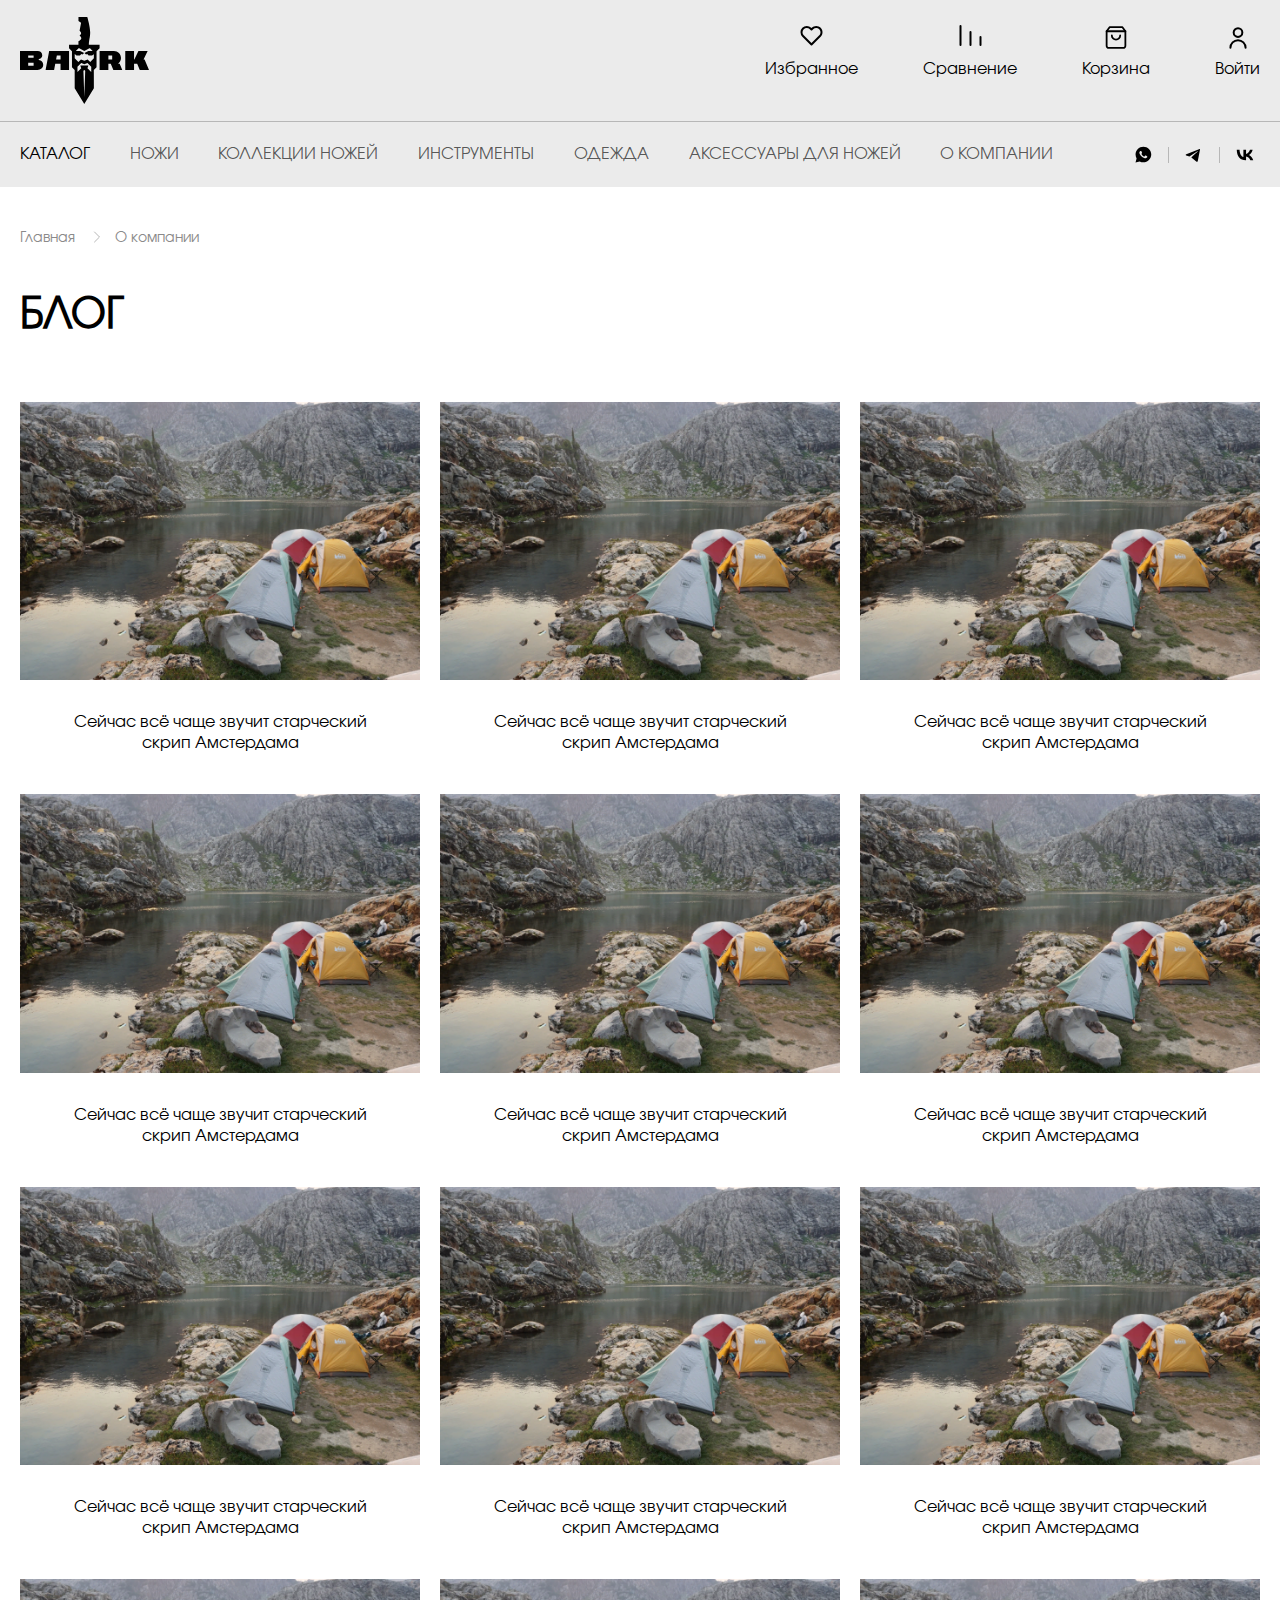
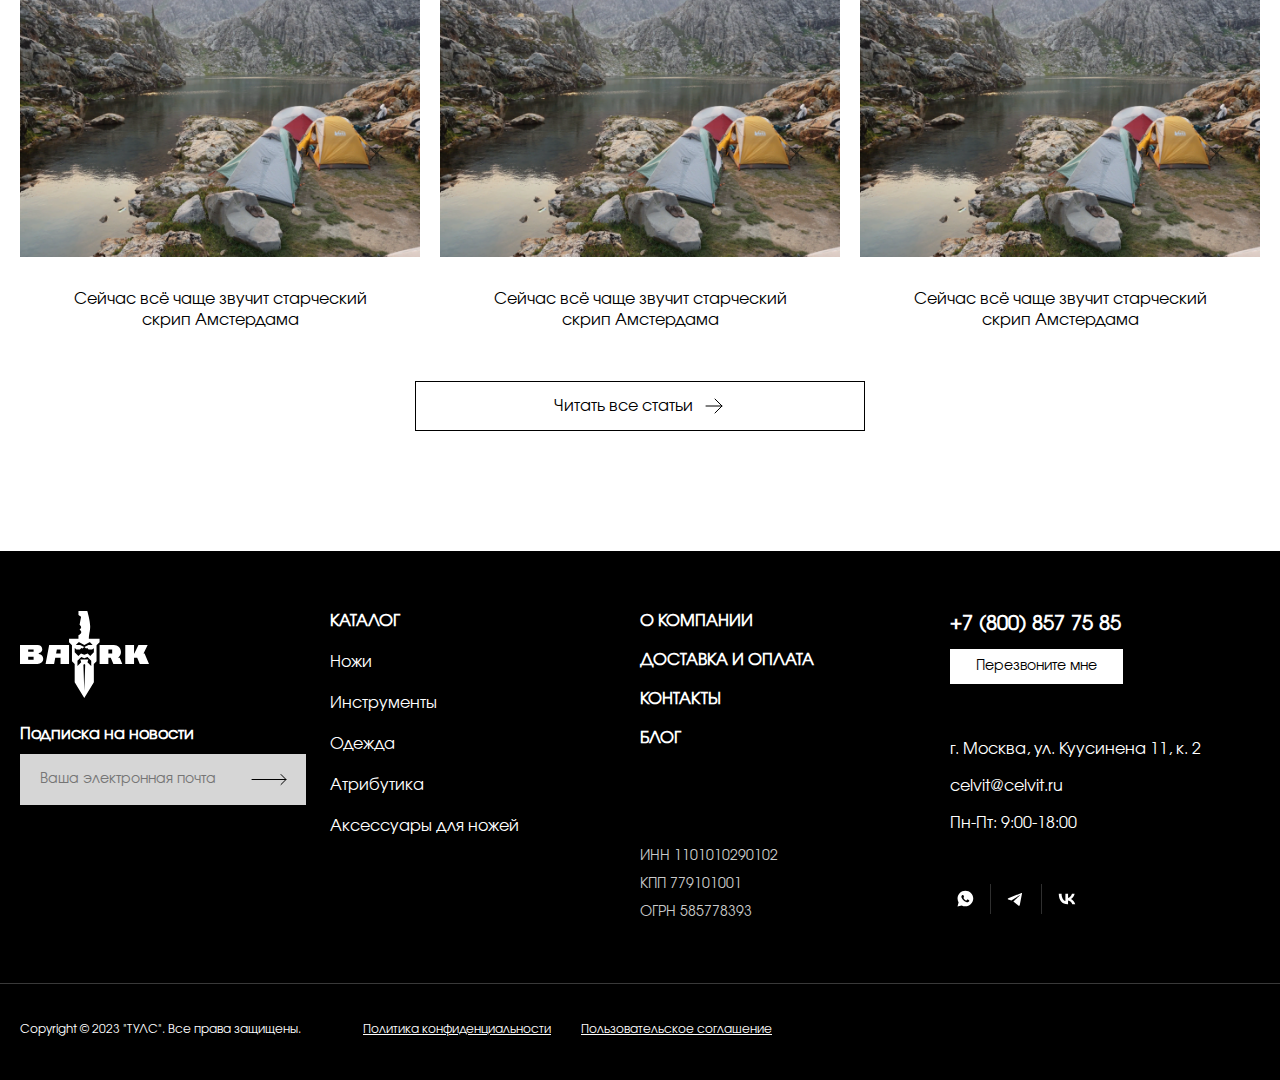
<file: blog.html>
<!DOCTYPE html>
<html lang="en">

<head>
    <meta charset="UTF-8">
    <meta name="viewport" content="width=device-width, initial-scale=1.0">
    <title>Document</title>
    <link href="./css/bootstrap.min.css" rel="stylesheet">
    <link rel="stylesheet" href="./css/owl.carousel.min.css">  
    <link rel="stylesheet" href="./css/style.css">
    <link rel="stylesheet" href="./css/adaptive.css">
</head>

<body>
    <header>
        <div class="header-wrapper">
            <div class="header-wrapper__top d-flex align-items-center">
                <div class="container">
                    <div class="row">

                        <div class="col-xl-3 col-5 header-wrapper_top--logo">
                            <a href="./index.html">
                                <svg xmlns="http://www.w3.org/2000/svg" width="129" height="87" viewBox="0 0 129 87"
                                    fill="none">
                                    <g clip-path="url(#clip0_104_3150)">
                                        <path
                                            d="M18.7781 43.0073V42.0491C20.8676 41.8027 22.2698 40.2697 22.2698 38.1892C22.2698 35.6158 20.0978 34.0828 17.7059 34.0828L0 34.0554V52.9447H17.5684C20.5652 52.9447 23.2046 51.001 23.2046 47.8254C23.2046 45.2247 21.445 43.2537 18.7781 43.0073ZM13.5818 48.8383H8.1931V45.827H13.6093V48.8383H13.5818ZM13.5818 40.7625H8.1931V38.545H13.6093V40.7625H13.5818Z"
                                            fill="#010101" />
                                        <path
                                            d="M25.5965 52.9447H34.0921L35.2468 46.8399H40.5531V52.9447H49.0486V34.0554H29.1707L25.5965 52.9447ZM36.8414 38.545H40.5806V42.5693H36.0991L36.8414 38.545Z"
                                            fill="#010101" />
                                        <path
                                            d="M98.0972 46.8125C99.8293 45.5258 100.984 43.4453 100.984 41.0909C100.984 37.2036 97.9047 34.028 93.8907 34.028H79.594V52.9173H88.3645V46.8125H90.7564L93.3683 52.9173H102.276L99.6643 46.7851H98.0972V46.8125ZM92.1861 42.5966H88.3919V38.5724H92.1861V42.5966Z"
                                            fill="#010101" />
                                        <path
                                            d="M124.574 42.5966H123.529L127.653 34.0554H118.442L114.346 42.5966H114.043V34.0554H105.273V52.9447H114.043V46.8399H117.178L119.79 52.9447H129L124.574 42.5966Z"
                                            fill="#010101" />
                                        <path
                                            d="M64.3075 35.1778V35.1504L64.2525 35.1778C64.3075 35.1504 64.3075 35.1778 64.3075 35.1778Z"
                                            fill="#010101" />
                                        <path
                                            d="M79.594 27.759H69.0364H68.844C68.954 22.7766 70.1912 20.5318 70.1912 15.303C70.1912 9.85526 67.3043 0 67.3043 0H58.4789V3.99685L61.0908 5.77627L59.5786 13.7426L60.4859 14.646C61.3657 15.4947 61.3382 16.8908 60.4584 17.7121C60.211 17.9585 59.9086 18.1775 59.5786 18.4239L60.7059 19.6284C61.4482 20.4223 61.5032 21.6542 60.7609 22.4755C60.2385 23.0503 59.4962 23.7074 58.4514 24.2275V27.7316H49.0486V31.3452L51.9629 34.247V50.2071L54.6848 52.9172V71.3137L64.28 86.9726L73.8753 71.3137L73.8203 52.9172L76.5422 50.2071V34.3291L79.5665 31.3178V27.759H79.594ZM67.6893 42.4871L64.335 43.8011L60.9808 42.4871L58.3964 45.0057L54.7123 41.3647V37.1215L56.5268 38.4355H59.9361L61.3657 37.012L62.5479 37.5047L64.1151 35.9443L60.1285 34.0554H55.8395L58.5339 31.3726H59.2762L64.335 33.9733L69.3939 31.3726H69.9987L72.6931 34.0554H68.4591L64.4725 35.9443L66.0396 37.5047L67.2219 37.012L68.6515 38.4355H72.0607L73.8478 37.1488V41.3647L70.2187 44.9783L67.6893 42.4871ZM64.3075 79.9918L63.4003 53.848L64.3075 52.9446L65.2148 53.848L64.3075 79.9918ZM71.2084 54.9978L67.4418 51.1652L68.3766 48.5919H64.335H60.2935L61.2283 51.1652L57.4616 54.9978V49.8512L61.2557 46.1007L64.3625 47.3326L67.4418 46.1007L71.2359 49.8512V54.9978H71.2084Z"
                                            fill="#010101" />
                                    </g>
                                    <defs>
                                        <clipPath id="clip0_104_3150">
                                            <rect width="129" height="87" fill="white" />
                                        </clipPath>
                                    </defs>
                                </svg>
                            </a>
                        </div>

                        <div
                            class="header-wrapper__top--nav col-xl-9 col-7 d-flex align-items-center justify-content-end">
                            <ul class="list-group-flush d-flex" id="header-top-nav__list">
                                <li class="list-group-item d-flex flex-column align-items-center">
                                    <a href="./favourites.html" class="nav-link">
                                        <div class="header-top-list__icon">
                                            <svg xmlns="http://www.w3.org/2000/svg" width="23" height="20"
                                                viewBox="0 0 23 20" fill="none">
                                                <path
                                                    d="M19.9578 2.54219C19.4691 2.05327 18.8889 1.66542 18.2503 1.40081C17.6117 1.1362 16.9272 1 16.2359 1C15.5446 1 14.8601 1.1362 14.2215 1.40081C13.5829 1.66542 13.0026 2.05327 12.5139 2.54219L11.4997 3.55639L10.4855 2.54219C9.49842 1.55507 8.1596 1.00051 6.76361 1.00051C5.36761 1.00051 4.02879 1.55507 3.04168 2.54219C2.05456 3.52931 1.5 4.86812 1.5 6.26412C1.5 7.66012 2.05456 8.99894 3.04168 9.98605L11.4997 18.4441L19.9578 9.98605C20.4467 9.49736 20.8346 8.91714 21.0992 8.27851C21.3638 7.63989 21.5 6.95539 21.5 6.26412C21.5 5.57285 21.3638 4.88835 21.0992 4.24973C20.8346 3.6111 20.4467 3.03088 19.9578 2.54219Z"
                                                    stroke="black" stroke-width="2" stroke-linecap="round"
                                                    stroke-linejoin="round" />
                                            </svg>
                                        </div>
                                    </a>
                                    <div class="header-top-list__link d-none d-xl-block">Избранное</div>
                                </li>
                                <li class="list-group-item d-flex flex-column align-items-center">
                                    <a href="./compare.html" class="nav-link">
                                        <div class="header-top-list__icon"><svg xmlns="http://www.w3.org/2000/svg"
                                                width="23" height="21" viewBox="0 0 23 21" fill="none">
                                                <path d="M1.5 1L1.5 20M11.5 7L11.5 20M21.5 12V20" stroke="black"
                                                    stroke-width="2" stroke-linecap="round" />
                                            </svg>
                                        </div>
                                    </a>
                                    <div class="header-top-list__link d-none d-xl-block">Сравнение</div>
                                </li>
                                <li class="list-group-item d-flex flex-column align-items-center">
                                    <a href="#" class="nav-link">
                                        <div class="header-top-list__icon"><svg xmlns="http://www.w3.org/2000/svg"
                                                width="26" height="25" viewBox="0 0 26 25" fill="none">
                                                <path
                                                    d="M6.75 2.08331L3.625 6.24998V20.8333C3.625 21.3858 3.84449 21.9158 4.23519 22.3065C4.62589 22.6972 5.1558 22.9166 5.70833 22.9166H20.2917C20.8442 22.9166 21.3741 22.6972 21.7648 22.3065C22.1555 21.9158 22.375 21.3858 22.375 20.8333V6.24998L19.25 2.08331H6.75Z"
                                                    stroke="black" stroke-width="1.8" stroke-linecap="round"
                                                    stroke-linejoin="round" />
                                                <path d="M3.625 6.25H22.375" stroke="black" stroke-width="1.8"
                                                    stroke-linecap="round" stroke-linejoin="round" />
                                                <path
                                                    d="M17.1666 10.4167C17.1666 11.5218 16.7277 12.5816 15.9463 13.363C15.1649 14.1444 14.105 14.5834 13 14.5834C11.8949 14.5834 10.8351 14.1444 10.0537 13.363C9.2723 12.5816 8.83331 11.5218 8.83331 10.4167"
                                                    stroke="black" stroke-width="1.8" stroke-linecap="round"
                                                    stroke-linejoin="round" />
                                            </svg>
                                        </div>
                                    </a>
                                    <div class="header-top-list__link d-none d-xl-block">Корзина</div>
                                </li>
                                <li class="list-group-item d-flex flex-column align-items-center">
                                    <a href="#" class="nav-link">
                                        <div class="header-top-list__icon"><svg xmlns="http://www.w3.org/2000/svg"
                                                width="26" height="26" viewBox="0 0 26 26" fill="none">
                                                <path
                                                    d="M5.41663 22.75C5.41663 18.5618 8.8118 15.1667 13 15.1667C17.1881 15.1667 20.5833 18.5618 20.5833 22.75M17.3333 7.58333C17.3333 9.97657 15.3932 11.9167 13 11.9167C10.6067 11.9167 8.66663 9.97657 8.66663 7.58333C8.66663 5.1901 10.6067 3.25 13 3.25C15.3932 3.25 17.3333 5.1901 17.3333 7.58333Z"
                                                    stroke="black" stroke-width="2" stroke-linecap="round"
                                                    stroke-linejoin="round" />
                                            </svg>
                                        </div>
                                    </a>
                                    <div class="header-top-list__link d-none d-xl-block">Войти</div>
                                </li>
                            </ul>
                        </div>
                    </div>
                </div>
            </div>
            <div class="header-wrapper__bottom">
                <div class="container">
                    <div class="row header-nav__wrapper flex-xl-row flex-row-reverse">
                        <div
                            class="col-xl-10 col-6 d-xl-flex d-none align-items-center justify-content-xl-start justify-content-end">
                            <nav class="navbar navbar-expand-lg d-xl-flex d-none">
                                <div class="container-fluid p-0">
                                    <button class="navbar-toggler" type="button" data-bs-toggle="collapse"
                                        data-bs-target="#navbarNavAltMarkup" aria-controls="navbarNavAltMarkup"
                                        aria-expanded="false" aria-label="Переключатель навигации">
                                        <span class="navbar-toggler-icon"></span>
                                    </button>
                                    <div class="collapse navbar-collapse d-flex text-uppercase" id="navbarNavAltMarkup">
                                        <!--header menu-->

                                        <ul class="navbar-nav list-group-flush" id="header-nav__wrapper--menu">
                                            <li class="list-group-flush d-flex align-items-center ">
                                                <a class="nav-link active" aria-current="page"
                                                    href="./category-product.html">Каталог</a>
                                            </li>
                                            <li
                                                class="list-group-item parent-menu nav-link-level1 d-flex align-items-center">
                                                <a class="nav-link position-relative" href="#">ножи</a>
                                                <ul class="list-group-flush sub-menu-list">
                                                    <li class="list-group-item"><a class="nav-link"
                                                            href="#">Тактические</a></li>
                                                    <li class="list-group-item"><a class="nav-link" href="#">Скрытого
                                                            ношения</a></li>
                                                    <li class="list-group-item"><a class="nav-link"
                                                            href="#">Туристические</a></li>
                                                    <li class="list-group-item"><a class="nav-link" href="#">Ножи на
                                                            каждый день EDC</a></li>
                                                    <li class="list-group-item"><a class="nav-link" href="#">Ножи для
                                                            выживания</a></li>
                                                    <li class="list-group-item"><a class="nav-link"
                                                            href="#">Исторические</a></li>
                                                </ul>
                                            </li>
                                            <li
                                                class="list-group-item parent-menu nav-link-level1 d-flex align-items-center">
                                                <a class="nav-link d-flex  align-items-center" href="#">коллекции
                                                    ножей</a>
                                                <div class="sub-mega-menu">

                                                    <div class="sub-mega-menu__card">
                                                        <img class="sub-mega-menu__card_img"
                                                            src="./img/rectangle-178.png" />
                                                        <div class="sub-mega-menu__card_title">SOF SERIES</div>
                                                        <ul class="sub-mega-menu__card__ul list-group-flush">
                                                            <li class="list-group-item sub-mega-menu__ul--li">
                                                                <a href="#" class="nav-link">Название раздела 1</a>
                                                            </li>
                                                            <li class="list-group-item sub-mega-menu__ul--li">
                                                                <a href="#" class="nav-link">Название раздела 2</a>
                                                            </li>
                                                            <li class="list-group-item sub-mega-menu__ul--li">
                                                                <a href="#" class="nav-link">Название раздела 3</a>
                                                            </li>
                                                            <li class="list-group-item sub-mega-menu__ul--li">
                                                                <a href="#" class="nav-link">Название раздела 4</a>
                                                            </li>
                                                            <li class="list-group-item sub-mega-menu__ul--li">
                                                                <a href="#" class="nav-link">Название раздела 5</a>
                                                            </li>
                                                            <li class="list-group-item sub-mega-menu__ul--li">
                                                                <a href="#" class="nav-link">Название раздела 6</a>
                                                            </li>
                                                        </ul>
                                                    </div>

                                                    <div class="sub-mega-menu__card">
                                                        <img class="sub-mega-menu__card_img"
                                                            src="./img/rectangle-178.png" />
                                                        <div class="sub-mega-menu__card_title">SOF SERIES</div>
                                                        <ul class="sub-mega-menu__card__ul list-group-flush">
                                                            <li class="list-group-item sub-mega-menu__ul--li">
                                                                <a href="#" class="nav-link">Название раздела 1</a>
                                                            </li>
                                                            <li class="list-group-item sub-mega-menu__ul--li">
                                                                <a href="#" class="nav-link">Название раздела 2</a>
                                                            </li>
                                                            <li class="list-group-item sub-mega-menu__ul--li">
                                                                <a href="#" class="nav-link">Название раздела 3</a>
                                                            </li>
                                                            <li class="list-group-item sub-mega-menu__ul--li">
                                                                <a href="#" class="nav-link">Название раздела 4</a>
                                                            </li>
                                                            <li class="list-group-item sub-mega-menu__ul--li">
                                                                <a href="#" class="nav-link">Название раздела 5</a>
                                                            </li>
                                                            <li class="list-group-item sub-mega-menu__ul--li">
                                                                <a href="#" class="nav-link">Название раздела 6</a>
                                                            </li>
                                                        </ul>
                                                    </div>

                                                    <div class="sub-mega-menu__card">
                                                        <img class="sub-mega-menu__card_img"
                                                            src="./img/rectangle-178.png" />
                                                        <div class="sub-mega-menu__card_title">SOF SERIES</div>
                                                        <ul class="sub-mega-menu__card__ul list-group-flush">
                                                            <li class="list-group-item sub-mega-menu__ul--li">
                                                                <a href="#" class="nav-link">Название раздела 1</a>
                                                            </li>
                                                            <li class="list-group-item sub-mega-menu__ul--li">
                                                                <a href="#" class="nav-link">Название раздела 2</a>
                                                            </li>
                                                            <li class="list-group-item sub-mega-menu__ul--li">
                                                                <a href="#" class="nav-link">Название раздела 3</a>
                                                            </li>
                                                            <li class="list-group-item sub-mega-menu__ul--li">
                                                                <a href="#" class="nav-link">Название раздела 4</a>
                                                            </li>
                                                            <li class="list-group-item sub-mega-menu__ul--li">
                                                                <a href="#" class="nav-link">Название раздела 5</a>
                                                            </li>
                                                            <li class="list-group-item sub-mega-menu__ul--li">
                                                                <a href="#" class="nav-link">Название раздела 6</a>
                                                            </li>
                                                        </ul>
                                                    </div>

                                                    <div class="sub-mega-menu__card">
                                                        <img class="sub-mega-menu__card_img"
                                                            src="./img/rectangle-178.png" />
                                                        <div class="sub-mega-menu__card_title">SOF SERIES</div>
                                                        <ul class="sub-mega-menu__card__ul list-group-flush">
                                                            <li class="list-group-item sub-mega-menu__ul--li">
                                                                <a href="#" class="nav-link">Название раздела 1</a>
                                                            </li>
                                                            <li class="list-group-item sub-mega-menu__ul--li">
                                                                <a href="#" class="nav-link">Название раздела 2</a>
                                                            </li>
                                                            <li class="list-group-item sub-mega-menu__ul--li">
                                                                <a href="#" class="nav-link">Название раздела 3</a>
                                                            </li>
                                                            <li class="list-group-item sub-mega-menu__ul--li">
                                                                <a href="#" class="nav-link">Название раздела 4</a>
                                                            </li>
                                                            <li class="list-group-item sub-mega-menu__ul--li">
                                                                <a href="#" class="nav-link">Название раздела 5</a>
                                                            </li>
                                                            <li class="list-group-item sub-mega-menu__ul--li">
                                                                <a href="#" class="nav-link">Название раздела 6</a>
                                                            </li>
                                                        </ul>
                                                    </div>

                                                    <div class="sub-mega-menu__card">
                                                        <img class="sub-mega-menu__card_img"
                                                            src="./img/rectangle-178.png" />
                                                        <div class="sub-mega-menu__card_title">SOF SERIES</div>
                                                        <ul class="sub-mega-menu__card__ul list-group-flush">
                                                            <li class="list-group-item sub-mega-menu__ul--li">
                                                                <a href="#" class="nav-link">Название раздела 1</a>
                                                            </li>
                                                            <li class="list-group-item sub-mega-menu__ul--li">
                                                                <a href="#" class="nav-link">Название раздела 2</a>
                                                            </li>
                                                            <li class="list-group-item sub-mega-menu__ul--li">
                                                                <a href="#" class="nav-link">Название раздела 3</a>
                                                            </li>
                                                            <li class="list-group-item sub-mega-menu__ul--li">
                                                                <a href="#" class="nav-link">Название раздела 4</a>
                                                            </li>
                                                            <li class="list-group-item sub-mega-menu__ul--li">
                                                                <a href="#" class="nav-link">Название раздела 5</a>
                                                            </li>
                                                            <li class="list-group-item sub-mega-menu__ul--li">
                                                                <a href="#" class="nav-link">Название раздела 6</a>
                                                            </li>
                                                        </ul>
                                                    </div>

                                                </div>

                                            </li>
                                            <li class="list-group-item d-flex align-items-center ">
                                                <a class="nav-link" href="#">инструменты</a>
                                            </li>
                                            <li class="list-group-item d-flex align-items-center ">
                                                <a class="nav-link" href="#">одежда</a>
                                            </li>
                                            <li class="list-group-item d-flex align-items-center ">
                                                <a class="nav-link" href="#">аксессуары для ножей</a>
                                            </li>
                                            <li class="list-group-item d-flex align-items-center ">
                                                <a class="nav-link" href="./about.html">О компании</a>
                                            </li>
                                        </ul>
                                    </div>

                                    <!--end header menu-->

                                </div>
                        </div>
                        </nav>
                        <div class="d-flex d-xl-none col-6 justify-content-end">
                            <button class="btn btn-mobile-menu" type="button" data-bs-toggle="offcanvas"
                                data-bs-target="#offcanvasRight" aria-controls="offcanvasRight">
                                <span>Меню</span>
                                <svg xmlns="http://www.w3.org/2000/svg" width="24" height="24" viewBox="0 0 24 24"
                                    fill="none">
                                    <path
                                        d="M12 7C12.3956 7 12.7822 6.8827 13.1111 6.66294C13.44 6.44318 13.6964 6.13082 13.8478 5.76537C13.9991 5.39992 14.0387 4.99778 13.9616 4.60982C13.8844 4.22186 13.6939 3.86549 13.4142 3.58579C13.1345 3.30608 12.7781 3.1156 12.3902 3.03843C12.0022 2.96126 11.6001 3.00087 11.2346 3.15224C10.8692 3.30362 10.5568 3.55996 10.3371 3.88886C10.1173 4.21776 10 4.60444 10 5C10 5.53043 10.2107 6.03914 10.5858 6.41421C10.9609 6.78929 11.4696 7 12 7ZM12 17C11.6044 17 11.2178 17.1173 10.8889 17.3371C10.56 17.5568 10.3036 17.8692 10.1522 18.2346C10.0009 18.6001 9.96126 19.0022 10.0384 19.3902C10.1156 19.7781 10.3061 20.1345 10.5858 20.4142C10.8655 20.6939 11.2219 20.8844 11.6098 20.9616C11.9978 21.0387 12.3999 20.9991 12.7654 20.8478C13.1308 20.6964 13.4432 20.44 13.6629 20.1111C13.8827 19.7822 14 19.3956 14 19C14 18.4696 13.7893 17.9609 13.4142 17.5858C13.0391 17.2107 12.5304 17 12 17ZM12 10C11.6044 10 11.2178 10.1173 10.8889 10.3371C10.56 10.5568 10.3036 10.8692 10.1522 11.2346C10.0009 11.6001 9.96126 12.0022 10.0384 12.3902C10.1156 12.7781 10.3061 13.1345 10.5858 13.4142C10.8655 13.6939 11.2219 13.8844 11.6098 13.9616C11.9978 14.0387 12.3999 13.9991 12.7654 13.8478C13.1308 13.6964 13.4432 13.44 13.6629 13.1111C13.8827 12.7822 14 12.3956 14 12C14 11.4696 13.7893 10.9609 13.4142 10.5858C13.0391 10.2107 12.5304 10 12 10Z"
                                        fill="#111111" />
                                </svg>
                            </button>

                            <div class="offcanvas offcanvas-end" tabindex="-1" id="offcanvasRight"
                                aria-labelledby="offcanvasRightLabel">
                                <div class="offcanvas-header">
                                    <h5 class="offcanvas-title" id="offcanvasRightLabel">Меню</h5>
                                    <button type="button" class="btn-close" data-bs-dismiss="offcanvas"
                                        aria-label="Закрыть"></button>
                                </div>
                                <div class="offcanvas-body">
                                    <div class="container-fluid p-0">
                                        <button class="navbar-toggler" type="button" data-bs-toggle="collapse"
                                            data-bs-target="#navbarNavAltMarkup" aria-controls="navbarNavAltMarkup"
                                            aria-expanded="false" aria-label="Переключатель навигации">
                                            <span class="navbar-toggler-icon"></span>
                                        </button>
                                        <div class="collapse navbar-collapse d-flex text-uppercase"
                                            id="navbarNavAltMarkup">
                                            <ul class="navbar-nav list-group-flush" id="header-nav__wrapper--menu">
                                                <li class="list-group-item align-items-center">
                                                    <a class="nav-link d-flex active" aria-current="page"
                                                        href="./category-product.html">Каталог</a>
                                                </li>

                                                <li class="list-group-item align-items-center parent-menu nav-link-level1"
                                                    id="sub-menu-list">
                                                    <a class="nav-link  d-flex  align-items-center justify-content-between position-relative"
                                                        href="#">
                                                        <span>ножи</span>
                                                        <svg xmlns="http://www.w3.org/2000/svg" width="26" height="26"
                                                            viewBox="0 0 26 26" fill="none">
                                                            <path d="M9.6001 19.2L16.0001 12.8L9.6001 6.39999"
                                                                stroke="black" stroke-width="2" stroke-linecap="round"
                                                                stroke-linejoin="round" />
                                                        </svg>
                                                    </a>
                                                    <ul class="list-group-flush sub-menu-list" style="display: none;">
                                                        <li class="list-group-item"><a class="nav-link"
                                                                href="#">Тактические</a></li>
                                                        <li class="list-group-item"><a class="nav-link"
                                                                href="#">Скрытого
                                                                ношения</a></li>
                                                        <li class="list-group-item"><a class="nav-link"
                                                                href="#">Туристические</a></li>
                                                        <li class="list-group-item"><a class="nav-link" href="#">Ножи на
                                                                каждый день EDC</a></li>
                                                        <li class="list-group-item"><a class="nav-link" href="#">Ножи
                                                                для
                                                                выживания</a></li>
                                                        <li class="list-group-item"><a class="nav-link"
                                                                href="#">Исторические</a></li>
                                                    </ul>
                                                </li>
                                                <li class="list-group-item align-items-center parent-menu nav-link-level1"
                                                    id="sub-mega-menu">
                                                    <a class="nav-link d-flex  align-items-center justify-content-between position-relative"
                                                        href="#">
                                                        <span>коллекции ножей</span>
                                                        <svg xmlns="http://www.w3.org/2000/svg" width="26" height="26"
                                                            viewBox="0 0 26 26" fill="none">
                                                            <path d="M9.6001 19.2L16.0001 12.8L9.6001 6.39999"
                                                                stroke="black" stroke-width="2" stroke-linecap="round"
                                                                stroke-linejoin="round" />
                                                        </svg>
                                                    </a>
                                                    <div class="sub-mega-menu" style="display: none;">

                                                        <div class="sub-mega-menu__card">
                                                            <img class="sub-mega-menu__card_img"
                                                                src="./img/rectangle-178.png" />
                                                            <div class="sub-mega-menu__card_title">SOF SERIES</div>
                                                            <ul class="list-group-flush sub-mega-menu__card__ul">
                                                                <li class="list-group-item sub-mega-menu__ul--li">
                                                                    <a href="#" class="nav-link">Название раздела 1</a>
                                                                </li>
                                                                <li class="list-group-item sub-mega-menu__ul--li">
                                                                    <a href="#" class="nav-link">Название раздела 2</a>
                                                                </li>
                                                                <li class="list-group-item sub-mega-menu__ul--li">
                                                                    <a href="#" class="nav-link">Название раздела 3</a>
                                                                </li>
                                                                <li class="list-group-item sub-mega-menu__ul--li">
                                                                    <a href="#" class="nav-link">Название раздела 4</a>
                                                                </li>
                                                                <li class="list-group-item sub-mega-menu__ul--li">
                                                                    <a href="#" class="nav-link">Название раздела 5</a>
                                                                </li>
                                                                <li class="list-group-item sub-mega-menu__ul--li">
                                                                    <a href="#" class="nav-link">Название раздела 6</a>
                                                                </li>
                                                            </ul>
                                                        </div>

                                                        <div class="sub-mega-menu__card">
                                                            <img class="sub-mega-menu__card_img"
                                                                src="./img/rectangle-178.png" />
                                                            <div class="sub-mega-menu__card_title">SOF SERIES</div>
                                                            <ul class="list-group-flush sub-mega-menu__card__ul">
                                                                <li class="list-group-item sub-mega-menu__ul--li">
                                                                    <a href="#" class="nav-link">Название раздела 1</a>
                                                                </li>
                                                                <li class="list-group-item sub-mega-menu__ul--li">
                                                                    <a href="#" class="nav-link">Название раздела 2</a>
                                                                </li>
                                                                <li class="list-group-item sub-mega-menu__ul--li">
                                                                    <a href="#" class="nav-link">Название раздела 3</a>
                                                                </li>
                                                                <li class="list-group-item sub-mega-menu__ul--li">
                                                                    <a href="#" class="nav-link">Название раздела 4</a>
                                                                </li>
                                                                <li class="list-group-item sub-mega-menu__ul--li">
                                                                    <a href="#" class="nav-link">Название раздела 5</a>
                                                                </li>
                                                                <li class="list-group-item sub-mega-menu__ul--li">
                                                                    <a href="#" class="nav-link">Название раздела 6</a>
                                                                </li>
                                                            </ul>
                                                        </div>

                                                        <div class="sub-mega-menu__card">
                                                            <img class="sub-mega-menu__card_img"
                                                                src="./img/rectangle-178.png" />
                                                            <div class="sub-mega-menu__card_title">SOF SERIES</div>
                                                            <ul class="list-group-flush sub-mega-menu__card__ul">
                                                                <li class="list-group-item sub-mega-menu__ul--li">
                                                                    <a href="#" class="nav-link">Название раздела 1</a>
                                                                </li>
                                                                <li class="list-group-item sub-mega-menu__ul--li">
                                                                    <a href="#" class="nav-link">Название раздела 2</a>
                                                                </li>
                                                                <li class="list-group-item sub-mega-menu__ul--li">
                                                                    <a href="#" class="nav-link">Название раздела 3</a>
                                                                </li>
                                                                <li class="list-group-item sub-mega-menu__ul--li">
                                                                    <a href="#" class="nav-link">Название раздела 4</a>
                                                                </li>
                                                                <li class="list-group-item sub-mega-menu__ul--li">
                                                                    <a href="#" class="nav-link">Название раздела 5</a>
                                                                </li>
                                                                <li class="list-group-item sub-mega-menu__ul--li">
                                                                    <a href="#" class="nav-link">Название раздела 6</a>
                                                                </li>
                                                            </ul>
                                                        </div>

                                                        <div class="sub-mega-menu__card">
                                                            <img class="sub-mega-menu__card_img"
                                                                src="./img/rectangle-178.png" />
                                                            <div class="sub-mega-menu__card_title">SOF SERIES</div>
                                                            <ul class="list-group-flush sub-mega-menu__card__ul">
                                                                <li class="list-group-item sub-mega-menu__ul--li">
                                                                    <a href="#" class="nav-link">Название раздела 1</a>
                                                                </li>
                                                                <li class="list-group-item sub-mega-menu__ul--li">
                                                                    <a href="#" class="nav-link">Название раздела 2</a>
                                                                </li>
                                                                <li class="list-group-item sub-mega-menu__ul--li">
                                                                    <a href="#" class="nav-link">Название раздела 3</a>
                                                                </li>
                                                                <li class="list-group-item sub-mega-menu__ul--li">
                                                                    <a href="#" class="nav-link">Название раздела 4</a>
                                                                </li>
                                                                <li class="list-group-item sub-mega-menu__ul--li">
                                                                    <a href="#" class="nav-link">Название раздела 5</a>
                                                                </li>
                                                                <li class="list-group-item sub-mega-menu__ul--li">
                                                                    <a href="#" class="nav-link">Название раздела 6</a>
                                                                </li>
                                                            </ul>
                                                        </div>

                                                        <div class="sub-mega-menu__card">
                                                            <img class="sub-mega-menu__card_img"
                                                                src="./img/rectangle-178.png" />
                                                            <div class="sub-mega-menu__card_title">SOF SERIES</div>
                                                            <ul class="list-group-flush sub-mega-menu__card__ul">
                                                                <li class="list-group-item sub-mega-menu__ul--li">
                                                                    <a href="#" class="nav-link">Название раздела 1</a>
                                                                </li>
                                                                <li class="list-group-item sub-mega-menu__ul--li">
                                                                    <a href="#" class="nav-link">Название раздела 2</a>
                                                                </li>
                                                                <li class="list-group-item sub-mega-menu__ul--li">
                                                                    <a href="#" class="nav-link">Название раздела 3</a>
                                                                </li>
                                                                <li class="list-group-item sub-mega-menu__ul--li">
                                                                    <a href="#" class="nav-link">Название раздела 4</a>
                                                                </li>
                                                                <li class="list-group-item sub-mega-menu__ul--li">
                                                                    <a href="#" class="nav-link">Название раздела 5</a>
                                                                </li>
                                                                <li class="list-group-item sub-mega-menu__ul--li">
                                                                    <a href="#" class="nav-link">Название раздела 6</a>
                                                                </li>
                                                            </ul>
                                                        </div>

                                                    </div>

                                                </li>
                                                <li class="list-group-item align-items-center">
                                                    <a class="nav-link" href="#">инструменты</a>
                                                </li>
                                                <li class="list-group-item align-items-center">
                                                    <a class="nav-link" href="#">одежда</a>
                                                </li>
                                                <li class="list-group-item align-items-center">
                                                    <a class="nav-link" href="#">аксессуары для
                                                        ножей</a>
                                                </li>
                                                <li class="list-group-item align-items-center">
                                                    <a class="nav-link" href="./about.html">О компании</a>
                                                </li>
                                                <li class="list-group-item align-items-center">
                                                    <a class="nav-link" href="./blog.html">Блог</a>
                                                </li>
                                                <li class="list-group-item align-items-center">
                                                    <a class="nav-link" href="./dilivery.html">Доставка и оплата</a>
                                                </li>
                                                <li class="list-group-item align-items-center">
                                                    <a class="nav-link" href="./contacts.html">Контакты</a>
                                                </li>
                                            </ul>
                                        </div>
                                    </div>
                                </div>
                            </div>
                        </div>
                        <div class="col-xl-2 col-6 d-flex justify-content-xl-end justify-content-start">
                            <div class="d-flex h-100 align-items-center" id="header-wrapper__bottom--social">
                                <a href="#" class="nav-link">
                                    <svg xmlns="http://www.w3.org/2000/svg" width="30" height="30" viewBox="0 0 30 30"
                                        fill="none">
                                        <path
                                            d="M20.9451 9.04687C19.4634 7.57031 17.4878 6.75 15.4024 6.75C11.0671 6.75 7.55488 10.25 7.55488 14.5703C7.55488 15.9375 7.93902 17.3047 8.59756 18.4531L7.5 22.5L11.6707 21.4062C12.8232 22.0078 14.0854 22.3359 15.4024 22.3359C19.7378 22.3359 23.25 18.8359 23.25 14.5156C23.1951 12.4922 22.4268 10.5234 20.9451 9.04687ZM19.189 17.3594C19.0244 17.7969 18.2561 18.2344 17.872 18.2891C17.5427 18.3437 17.1037 18.3438 16.6646 18.2344C16.3902 18.125 16.0061 18.0156 15.5671 17.7969C13.5915 16.9766 12.3293 15.0078 12.2195 14.8438C12.1098 14.7344 11.3963 13.8047 11.3963 12.8203C11.3963 11.8359 11.8902 11.3984 12.0549 11.1797C12.2195 10.9609 12.439 10.9609 12.6037 10.9609C12.7134 10.9609 12.878 10.9609 12.9878 10.9609C13.0976 10.9609 13.2622 10.9062 13.4268 11.2891C13.5915 11.6719 13.9756 12.6562 14.0305 12.7109C14.0854 12.8203 14.0854 12.9297 14.0305 13.0391C13.9756 13.1484 13.9207 13.2578 13.811 13.3672C13.7012 13.4766 13.5915 13.6406 13.5366 13.6953C13.4268 13.8047 13.3171 13.9141 13.4268 14.0781C13.5366 14.2969 13.9207 14.8984 14.5244 15.4453C15.2927 16.1016 15.8963 16.3203 16.1159 16.4297C16.3354 16.5391 16.4451 16.4844 16.5549 16.375C16.6646 16.2656 17.0488 15.8281 17.1585 15.6094C17.2683 15.3906 17.4329 15.4453 17.5976 15.5C17.7622 15.5547 18.75 16.0469 18.9146 16.1562C19.1341 16.2656 19.2439 16.3203 19.2988 16.375C19.3537 16.5391 19.3537 16.9219 19.189 17.3594Z"
                                            fill="black" />
                                    </svg>
                                </a>
                                <a href="#" class="nav-link">
                                    <svg xmlns="http://www.w3.org/2000/svg" width="30" height="30" viewBox="0 0 30 30"
                                        fill="none">
                                        <path
                                            d="M21 9.45167L18.7459 21.2192C18.7459 21.2192 18.4306 22.0351 17.5642 21.6438L12.3634 17.5144L12.3393 17.5023C13.0418 16.849 18.4893 11.777 18.7274 11.5471C19.0959 11.191 18.8671 10.979 18.4392 11.248L10.3926 16.5397L7.28823 15.4581C7.28823 15.4581 6.79969 15.2781 6.75269 14.8868C6.70508 14.4949 7.30431 14.2829 7.30431 14.2829L19.9599 9.14171C19.9599 9.14171 21 8.66845 21 9.45167Z"
                                            fill="black" />
                                    </svg>
                                </a>
                                <a href="#" class="nav-link">
                                    <svg xmlns="http://www.w3.org/2000/svg" width="30" height="30" viewBox="0 0 30 30"
                                        fill="none">
                                        <path
                                            d="M15.7369 20.25C10.0995 20.25 6.88398 16.3086 6.75 9.75H9.57386C9.66661 14.5638 11.7484 16.6029 13.3974 17.0233V9.75H16.0564V13.9017C17.6847 13.723 19.3955 11.8311 19.9727 9.75H22.6316C22.4142 10.8293 21.9806 11.8512 21.3582 12.7519C20.7358 13.6525 19.9378 14.4125 19.0142 14.9842C20.0452 15.5067 20.9557 16.2461 21.6859 17.1538C22.416 18.0615 22.9491 19.1168 23.25 20.25H20.3231C20.053 19.2657 19.504 18.3846 18.745 17.7171C17.986 17.0496 17.0507 16.6255 16.0564 16.4977V20.25H15.7369Z"
                                            fill="black" />
                                    </svg>
                                </a>
                            </div>
                        </div>
                    </div>
                </div>
            </div>
        </div>
        </div>

    </header>
    <main>
        <div class="container">
            <div class="row">
                <div class="col-12">
                    <nav aria-label="breadcrumb">
                        <div class="breadcrumb d-flex">
                            <div class="breadcrumb-item"><a href="#">Главная</a></div>
                            <div class="breadcrumb-item"><a href="#">О компании</a></div>
                            <!-- <li class="breadcrumb-item active" aria-current="page">Active</li> -->
                        </div>
                       </nav>
                </div>
                <div class="col-12"><h1 class="page-title-h1">Блог</h1></div>
            </div>

        </div>
       
        <div class="container">
            <div class="row">
                <div class="other-articles-block d-grid flex-xl-row flex-column flex-wrap blog-page-all">
                    
                        <a href="./blog-post.html" class="blog-carousel__card">
                            <img src="./img/blog1.png" alt="" class="blog-carousel__card--img">
                            <div class="blog-carousel__card--text">Сейчас всё чаще звучит старческий скрип Амстердама</div>
                        </a>
                    
                        <a href="./blog-post.html" class="blog-carousel__card">
                            <img src="./img/blog1.png" alt="" class="blog-carousel__card--img">
                            <div class="blog-carousel__card--text">Сейчас всё чаще звучит старческий скрип Амстердама</div>
                        </a>
                    
                        <a href="./blog-post.html" class="blog-carousel__card">
                            <img src="./img/blog1.png" alt="" class="blog-carousel__card--img">
                            <div class="blog-carousel__card--text">Сейчас всё чаще звучит старческий скрип Амстердама</div>
                        </a>

                    
                        <a href="./blog-post.html" class="blog-carousel__card">
                            <img src="./img/blog1.png" alt="" class="blog-carousel__card--img">
                            <div class="blog-carousel__card--text">Сейчас всё чаще звучит старческий скрип Амстердама</div>
                        </a>
                    
                        <a href="./blog-post.html" class="blog-carousel__card">
                            <img src="./img/blog1.png" alt="" class="blog-carousel__card--img">
                            <div class="blog-carousel__card--text">Сейчас всё чаще звучит старческий скрип Амстердама</div>
                        </a>
                    
                        <a href="./blog-post.html" class="blog-carousel__card">
                            <img src="./img/blog1.png" alt="" class="blog-carousel__card--img">
                            <div class="blog-carousel__card--text">Сейчас всё чаще звучит старческий скрип Амстердама</div>
                        </a>
                    
                    
                        <a href="./blog-post.html" class="blog-carousel__card">
                            <img src="./img/blog1.png" alt="" class="blog-carousel__card--img">
                            <div class="blog-carousel__card--text">Сейчас всё чаще звучит старческий скрип Амстердама</div>
                        </a>
                    
                        <a href="./blog-post.html" class="blog-carousel__card">
                            <img src="./img/blog1.png" alt="" class="blog-carousel__card--img">
                            <div class="blog-carousel__card--text">Сейчас всё чаще звучит старческий скрип Амстердама</div>
                        </a>
                    
                        <a href="./blog-post.html" class="blog-carousel__card">
                            <img src="./img/blog1.png" alt="" class="blog-carousel__card--img">
                            <div class="blog-carousel__card--text">Сейчас всё чаще звучит старческий скрип Амстердама</div>
                        </a>

                    
                        <a href="./blog-post.html" class="blog-carousel__card">
                            <img src="./img/blog1.png" alt="" class="blog-carousel__card--img">
                            <div class="blog-carousel__card--text">Сейчас всё чаще звучит старческий скрип Амстердама</div>
                        </a>
                    
                        <a href="./blog-post.html" class="blog-carousel__card">
                            <img src="./img/blog1.png" alt="" class="blog-carousel__card--img">
                            <div class="blog-carousel__card--text">Сейчас всё чаще звучит старческий скрип Амстердама</div>
                        </a>
                    
                        <a href="./blog-post.html" class="blog-carousel__card">
                            <img src="./img/blog1.png" alt="" class="blog-carousel__card--img">
                            <div class="blog-carousel__card--text">Сейчас всё чаще звучит старческий скрип Амстердама</div>
                        </a>

                    
                </div>
                <div class="other-articles-button">
                    <a href="#" class="other-articles-button__link">
                        <div class="other-articles-button__link--text">Читать все статьи</div>
                        <svg
                          class="arrow-right"
                          width="24"
                          height="24"
                          viewBox="0 0 24 24"
                          fill="none"
                          xmlns="http://www.w3.org/2000/svg"
                        >
                          <path
                            d="M3 12L19 12"
                            stroke="black"
                            stroke-linecap="round"
                            stroke-linejoin="round"
                          />
                          <path
                            d="M12 5L19 12L12 19"
                            stroke="black"
                            stroke-linecap="round"
                            stroke-linejoin="round"
                          />
                        </svg>
                      </a>
                </div>
        </div>
        </div>
       

    </main>
    <footer>
        <div class="footer-top">
            <div class="container">
                <div class="row">
                    <div class="col footer-top__block1">
                        <div class="footer-top__block1--logo">
                            <a href="./index.html">
                                <svg xmlns="http://www.w3.org/2000/svg" width="129" height="87" viewBox="0 0 129 87"
                                    fill="none">
                                    <g clip-path="url(#clip0_128_10826)">
                                        <path
                                            d="M18.7781 43.007V42.0489C20.8676 41.8025 22.2698 40.2695 22.2698 38.1889C22.2698 35.6156 20.0978 34.0826 17.7059 34.0826L0 34.0552V52.9444H17.5684C20.5652 52.9444 23.2046 51.0007 23.2046 47.8252C23.2046 45.2245 21.445 43.2534 18.7781 43.007ZM13.5818 48.8381H8.1931V45.8267H13.6093V48.8381H13.5818ZM13.5818 40.7622H8.1931V38.5448H13.6093V40.7622H13.5818Z"
                                            fill="white" />
                                        <path
                                            d="M25.5965 52.9444H34.0921L35.2468 46.8396H40.5531V52.9444H49.0486V34.0552H29.1707L25.5965 52.9444ZM36.8414 38.5448H40.5806V42.569H36.0991L36.8414 38.5448Z"
                                            fill="white" />
                                        <path
                                            d="M98.0972 46.8123C99.8293 45.5256 100.984 43.4451 100.984 41.0908C100.984 37.2034 97.9047 34.0278 93.8907 34.0278H79.594V52.9171H88.3645V46.8123H90.7564L93.3683 52.9171H102.276L99.6643 46.7849H98.0972V46.8123ZM92.1861 42.5964H88.3919V38.5722H92.1861V42.5964Z"
                                            fill="white" />
                                        <path
                                            d="M124.574 42.5964H123.529L127.653 34.0552H118.442L114.346 42.5964H114.043V34.0552H105.273V52.9444H114.043V46.8396H117.178L119.79 52.9444H129L124.574 42.5964Z"
                                            fill="white" />
                                        <path
                                            d="M64.3075 35.1778V35.1504L64.2525 35.1778C64.3075 35.1504 64.3075 35.1778 64.3075 35.1778Z"
                                            fill="white" />
                                        <path
                                            d="M79.594 27.759H69.0364H68.844C68.954 22.7766 70.1912 20.5318 70.1912 15.303C70.1912 9.85526 67.3043 0 67.3043 0H58.4789V3.99685L61.0908 5.77627L59.5786 13.7426L60.4859 14.646C61.3657 15.4947 61.3382 16.8908 60.4584 17.7121C60.211 17.9585 59.9086 18.1775 59.5786 18.4239L60.7059 19.6284C61.4482 20.4223 61.5032 21.6542 60.7609 22.4755C60.2385 23.0503 59.4962 23.7074 58.4514 24.2275V27.7316H49.0486V31.3452L51.9629 34.247V50.2071L54.6848 52.9172V71.3137L64.28 86.9726L73.8753 71.3137L73.8203 52.9172L76.5422 50.2071V34.3291L79.5665 31.3178V27.759H79.594ZM67.6893 42.4871L64.335 43.8011L60.9808 42.4871L58.3964 45.0057L54.7123 41.3647V37.1215L56.5268 38.4355H59.9361L61.3657 37.012L62.5479 37.5047L64.1151 35.9443L60.1285 34.0554H55.8395L58.5339 31.3726H59.2762L64.335 33.9733L69.3939 31.3726H69.9987L72.6931 34.0554H68.4591L64.4725 35.9443L66.0396 37.5047L67.2219 37.012L68.6515 38.4355H72.0607L73.8478 37.1488V41.3647L70.2187 44.9783L67.6893 42.4871ZM64.3075 79.9918L63.4003 53.848L64.3075 52.9446L65.2148 53.848L64.3075 79.9918ZM71.2084 54.9978L67.4418 51.1652L68.3766 48.5919H64.335H60.2935L61.2283 51.1652L57.4616 54.9978V49.8512L61.2557 46.1007L64.3625 47.3326L67.4418 46.1007L71.2359 49.8512V54.9978H71.2084Z"
                                            fill="white" />
                                    </g>
                                    <defs>
                                        <clipPath id="clip0_128_10826">
                                            <rect width="129" height="87" fill="white" />
                                        </clipPath>
                                    </defs>
                                </svg>
                            </a>
                        </div>
                        <div class="subscribe-wrapper">
                            <div class="subscribe-wrapper__header">Подписка на новости</div>
                            <form action="/" method="post" class="subscribe-wrapper__form">
                                <input type="text" name="subscribe" class="subscribe-wrapper__form--placholder"
                                    placeholder="Ваша электронная почта">
                                <input type="submit" value="" class="subscribe-wrapper__form--button">
                                <svg class="subscribe-wrapper__form--icon" width="34" height="11" viewBox="0 0 34 11"
                                    fill="none" xmlns="http://www.w3.org/2000/svg">
                                    <path d="M0 5.5L34 5.5" stroke="black" stroke-linecap="round"
                                        stroke-linejoin="round" />
                                    <path d="M29 0.5L34 5.5L29 10.5" stroke="black" stroke-linecap="round"
                                        stroke-linejoin="round" />
                                </svg>
                            </form>
                        </div>

                    </div>
                    <div class="col footer-top__block2 d-xl-flex d-none">
                        <ul class="footer-top__block2_ul p-0 list-group-flush">
                            <li class="list-group-item footer-top__block2_ul--title"><a href="#"
                                    class="nav-link">Каталог</a></li>
                            <li class="list-group-item footer-top__block2_ul--li"><a href="#" class="nav-link">Ножи</a>
                            </li>
                            <li class="list-group-item footer-top__block2_ul--li"><a href="#"
                                    class="nav-link">Инструменты</a></li>
                            <li class="list-group-item footer-top__block2_ul--li"><a href="#"
                                    class="nav-link">Одежда</a></li>
                            <li class="list-group-item footer-top__block2_ul--li"><a href="#"
                                    class="nav-link">Атрибутика</a></li>
                            <li class="list-group-item footer-top__block2_ul--li"><a href="#"
                                    class="nav-link">Аксессуары для ножей</a>
                            </li>
                        </ul>

                    </div>
                    <div class="col footer-top__block3 d-flex flex-column d-xl-flex d-none">
                        <ul class="footer-top__block3_top d-flex flex-column p-0 list-group-flush">
                            <li class="list-group-item footer-top__block3_top--item"><a href="#" class="nav-link">о
                                    компании</a></li>
                            <li class="list-group-item footer-top__block3_top--item">
                                <a href="./dilivery.html" class="nav-link">доставка и оплата</a>
                            </li>
                            <li class="list-group-item footer-top__block3_top--item">
                                <a href="./contacts.html" class="nav-link">Контакты</a>
                            </li>
                            <li class="list-group-item footer-top__block3_top--item">
                                <a href="./blog.html" class="nav-link">Блог</a>
                            </li>
                        </ul>
                        <div class="footer-top__block3_bottom d-flex flex-column">
                            <div class="footer-top__block3_bottom--item">ИНН 1101010290102</div>
                            <div class="footer-top__block3_bottom--item">КПП 779101001</div>
                            <div class="footer-top__block3_bottom--item">ОГРН 585778393</div>
                        </div>
                    </div>
                    <div class="col footer-top__block4 d-flex flex-column">
                        <div class="footer-top__block4_top d-flex flex-column">
                            <div class="footer-top__block4_top--phone">
                                <a href="tel:+ +78008577585" class="nav-link"> +7 (800) 857 75 85</a>
                            </div>
                            <a href="tel:+78008577585"
                                class="footer-top__block4_top--btn d-flex justify-content-center align-items-center">
                                Перезвоните мне
                            </a>
                        </div>
                        <div class="footer-top__block4_bottom d-flex flex-column">
                            <div class="footer-top__block4_bottom--item">г. Москва, ул. Куусинена 11, к. 2</div>
                            <div class="footer-top__block4_bottom--item">
                                <a href="mailto:celvit@celvit.ru" class="nav-link">celvit@celvit.ru</a>
                            </div>
                            <div class="footer-top__block4_bottom--item">Пн-Пт: 9:00-18:00</div>
                            <ul class="list-group-flush d-flex" id="footer-social">
                                <li class="list-group-item">
                                    <a href="#" class="footer-social__btn">
                                        <svg xmlns="http://www.w3.org/2000/svg" width="30" height="30"
                                            viewBox="0 0 30 30" fill="none">
                                            <path
                                                d="M20.9451 9.04687C19.4634 7.57031 17.4878 6.75 15.4024 6.75C11.0671 6.75 7.55488 10.25 7.55488 14.5703C7.55488 15.9375 7.93902 17.3047 8.59756 18.4531L7.5 22.5L11.6707 21.4062C12.8232 22.0078 14.0854 22.3359 15.4024 22.3359C19.7378 22.3359 23.25 18.8359 23.25 14.5156C23.1951 12.4922 22.4268 10.5234 20.9451 9.04687ZM19.189 17.3594C19.0244 17.7969 18.2561 18.2344 17.872 18.2891C17.5427 18.3437 17.1037 18.3438 16.6646 18.2344C16.3902 18.125 16.0061 18.0156 15.5671 17.7969C13.5915 16.9766 12.3293 15.0078 12.2195 14.8437C12.1098 14.7344 11.3963 13.8047 11.3963 12.8203C11.3963 11.8359 11.8902 11.3984 12.0549 11.1797C12.2195 10.9609 12.439 10.9609 12.6037 10.9609C12.7134 10.9609 12.878 10.9609 12.9878 10.9609C13.0976 10.9609 13.2622 10.9062 13.4268 11.2891C13.5915 11.6719 13.9756 12.6562 14.0305 12.7109C14.0854 12.8203 14.0854 12.9297 14.0305 13.0391C13.9756 13.1484 13.9207 13.2578 13.811 13.3672C13.7012 13.4766 13.5915 13.6406 13.5366 13.6953C13.4268 13.8047 13.3171 13.9141 13.4268 14.0781C13.5366 14.2969 13.9207 14.8984 14.5244 15.4453C15.2927 16.1016 15.8963 16.3203 16.1159 16.4297C16.3354 16.5391 16.4451 16.4844 16.5549 16.375C16.6646 16.2656 17.0488 15.8281 17.1585 15.6094C17.2683 15.3906 17.4329 15.4453 17.5976 15.5C17.7622 15.5547 18.75 16.0469 18.9146 16.1563C19.1341 16.2656 19.2439 16.3203 19.2988 16.375C19.3537 16.5391 19.3537 16.9219 19.189 17.3594Z"
                                                fill="white" />
                                        </svg>
                                    </a>
                                </li>
                                <li class="list-group-item">
                                    <a href="#" class="footer-social__btn">
                                        <svg xmlns="http://www.w3.org/2000/svg" width="30" height="30"
                                            viewBox="0 0 30 30" fill="none">
                                            <path
                                                d="M21 9.45167L18.7459 21.2192C18.7459 21.2192 18.4306 22.0351 17.5642 21.6438L12.3634 17.5144L12.3393 17.5023C13.0418 16.849 18.4893 11.777 18.7274 11.5471C19.0959 11.191 18.8671 10.979 18.4392 11.248L10.3926 16.5397L7.28823 15.4581C7.28823 15.4581 6.79969 15.2781 6.75269 14.8868C6.70508 14.4949 7.30431 14.2829 7.30431 14.2829L19.9599 9.14171C19.9599 9.14171 21 8.66845 21 9.45167V9.45167Z"
                                                fill="white" />
                                        </svg>
                                    </a>
                                </li>
                                <li class="list-group-item">
                                    <a href="#" class="footer-social__btn">
                                        <svg xmlns="http://www.w3.org/2000/svg" width="30" height="30"
                                            viewBox="0 0 30 30" fill="none">
                                            <path
                                                d="M15.7369 20.25C10.0995 20.25 6.88398 16.3086 6.75 9.75H9.57386C9.66661 14.5638 11.7484 16.6029 13.3974 17.0233V9.75H16.0564V13.9017C17.6847 13.723 19.3955 11.8311 19.9727 9.75H22.6316C22.4142 10.8293 21.9806 11.8512 21.3582 12.7519C20.7358 13.6525 19.9378 14.4125 19.0142 14.9842C20.0452 15.5067 20.9557 16.2461 21.6859 17.1538C22.416 18.0615 22.9491 19.1168 23.25 20.25H20.3231C20.053 19.2657 19.504 18.3846 18.745 17.7171C17.986 17.0496 17.0507 16.6255 16.0564 16.4977V20.25H15.7369V20.25Z"
                                                fill="white" />
                                        </svg>
                                    </a>
                                </li>
                            </ul>
                        </div>
                    </div>
                </div>
            </div>
        </div>
        <div class="footer-bottom">
            <div class="container">
                <div class="row">
                    <div class="col d-flex flex-wrap">
                        <div class="footer-bottom__item copyright">Copyright © 2023 "ТУЛС". Все права защищены.</div>
                        <div class="footer-bottom__item"><a href="#" class="nav-link">Политика конфиденциальности</a>
                        </div>
                        <div class="footer-bottom__item"><a href="#" class="nav-link">Пользовательское соглашение</a>
                        </div>
                    </div>
                </div>
            </div>
        </div>


    </footer>
    
    <script src="./js/jquery.min.js"></script>
    <script src="./js/bootstrap.bundle.min.js"></script>
    <script src="./js/bootstrap.min.js"></script>
        <script src="./js/owl.carousel.min.js"></script>
    <script src="./js/main.js"></script>
</body>

</html>
</file>
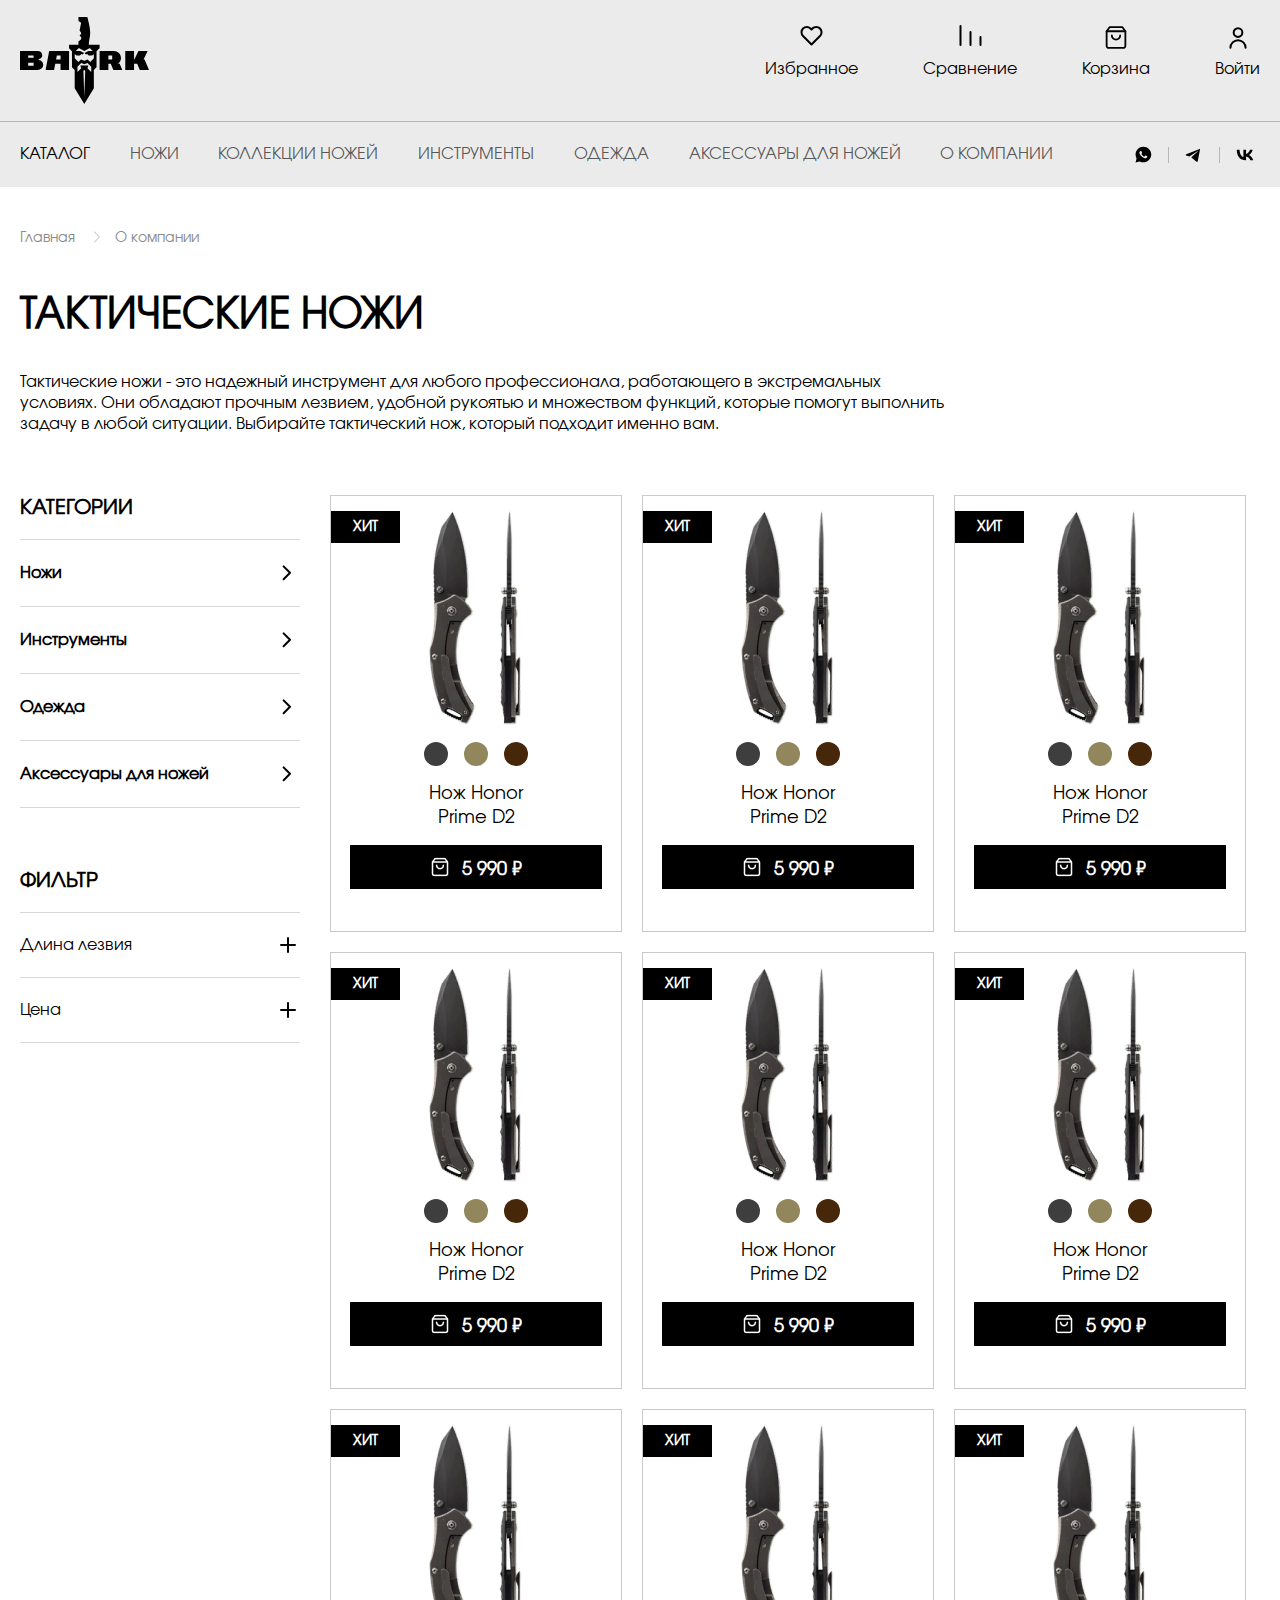
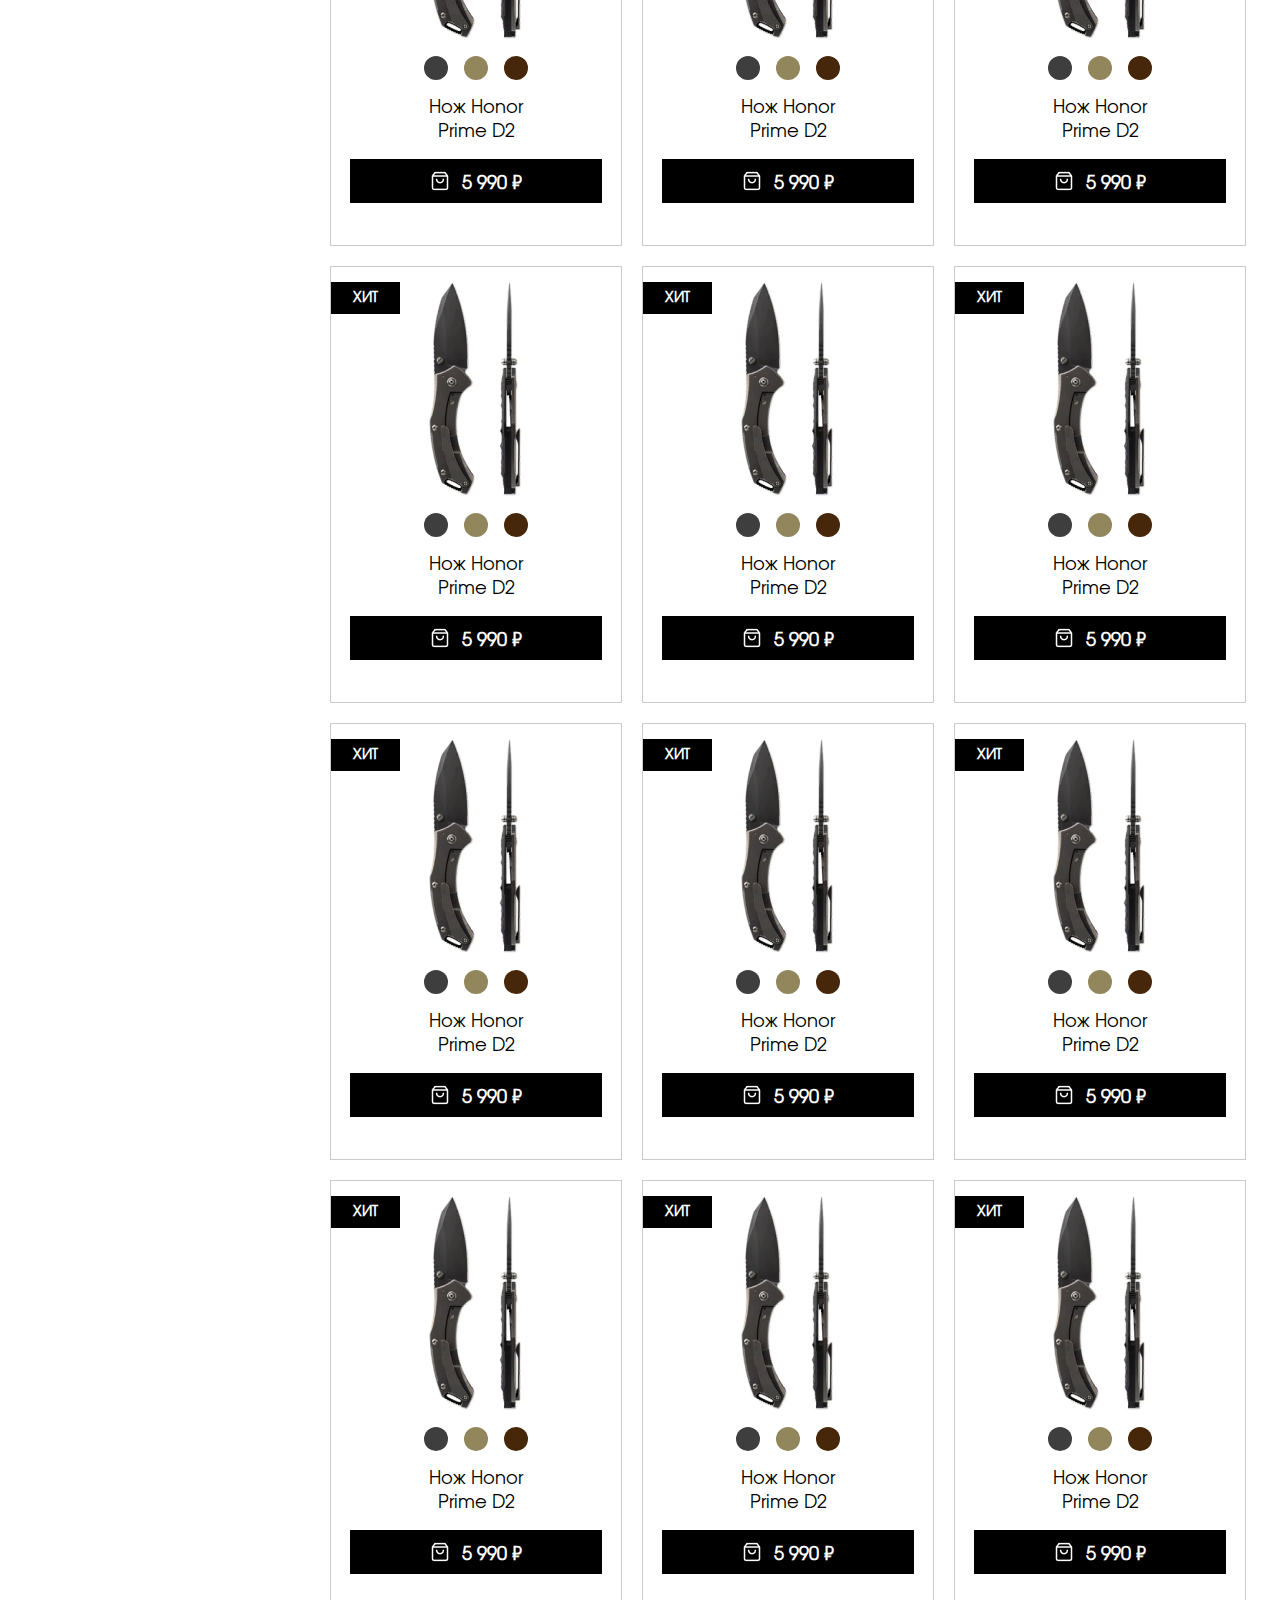
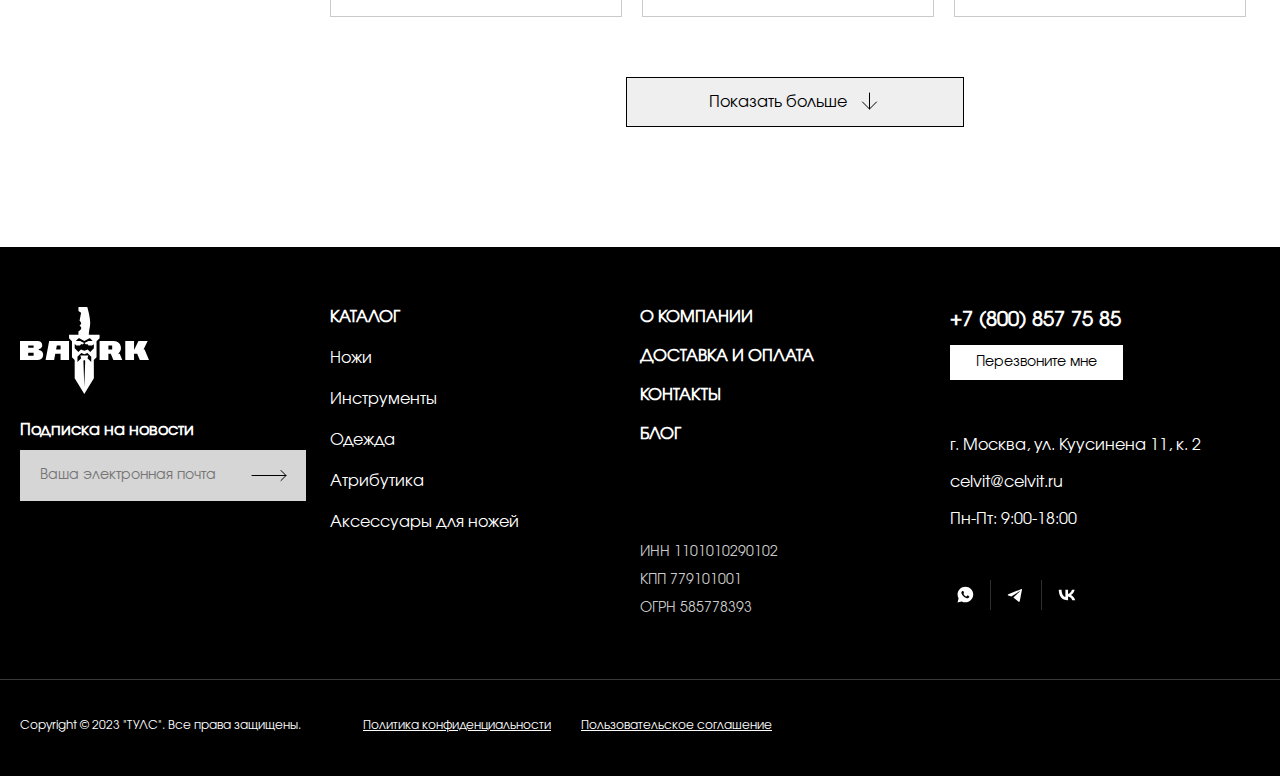
<file: category-product.html>
<!DOCTYPE html>
<html lang="en">

<head>
    <meta charset="UTF-8">
    <meta name="viewport" content="width=device-width, initial-scale=1.0">
    <title>Document</title>
    <link href="./css/bootstrap.min.css" rel="stylesheet">
    <link rel="stylesheet" href="./css/owl.carousel.min.css">  
    <link rel="stylesheet" href="./css/style.css">
    <link rel="stylesheet" href="./css/adaptive.css">
</head>

<body>
    <header>
        <div class="header-wrapper">
            <div class="header-wrapper__top d-flex align-items-center">
                <div class="container">
                    <div class="row">

                        <div class="col-xl-3 col-5 header-wrapper_top--logo">
                            <a href="./index.html">
                                <svg xmlns="http://www.w3.org/2000/svg" width="129" height="87" viewBox="0 0 129 87"
                                    fill="none">
                                    <g clip-path="url(#clip0_104_3150)">
                                        <path
                                            d="M18.7781 43.0073V42.0491C20.8676 41.8027 22.2698 40.2697 22.2698 38.1892C22.2698 35.6158 20.0978 34.0828 17.7059 34.0828L0 34.0554V52.9447H17.5684C20.5652 52.9447 23.2046 51.001 23.2046 47.8254C23.2046 45.2247 21.445 43.2537 18.7781 43.0073ZM13.5818 48.8383H8.1931V45.827H13.6093V48.8383H13.5818ZM13.5818 40.7625H8.1931V38.545H13.6093V40.7625H13.5818Z"
                                            fill="#010101" />
                                        <path
                                            d="M25.5965 52.9447H34.0921L35.2468 46.8399H40.5531V52.9447H49.0486V34.0554H29.1707L25.5965 52.9447ZM36.8414 38.545H40.5806V42.5693H36.0991L36.8414 38.545Z"
                                            fill="#010101" />
                                        <path
                                            d="M98.0972 46.8125C99.8293 45.5258 100.984 43.4453 100.984 41.0909C100.984 37.2036 97.9047 34.028 93.8907 34.028H79.594V52.9173H88.3645V46.8125H90.7564L93.3683 52.9173H102.276L99.6643 46.7851H98.0972V46.8125ZM92.1861 42.5966H88.3919V38.5724H92.1861V42.5966Z"
                                            fill="#010101" />
                                        <path
                                            d="M124.574 42.5966H123.529L127.653 34.0554H118.442L114.346 42.5966H114.043V34.0554H105.273V52.9447H114.043V46.8399H117.178L119.79 52.9447H129L124.574 42.5966Z"
                                            fill="#010101" />
                                        <path
                                            d="M64.3075 35.1778V35.1504L64.2525 35.1778C64.3075 35.1504 64.3075 35.1778 64.3075 35.1778Z"
                                            fill="#010101" />
                                        <path
                                            d="M79.594 27.759H69.0364H68.844C68.954 22.7766 70.1912 20.5318 70.1912 15.303C70.1912 9.85526 67.3043 0 67.3043 0H58.4789V3.99685L61.0908 5.77627L59.5786 13.7426L60.4859 14.646C61.3657 15.4947 61.3382 16.8908 60.4584 17.7121C60.211 17.9585 59.9086 18.1775 59.5786 18.4239L60.7059 19.6284C61.4482 20.4223 61.5032 21.6542 60.7609 22.4755C60.2385 23.0503 59.4962 23.7074 58.4514 24.2275V27.7316H49.0486V31.3452L51.9629 34.247V50.2071L54.6848 52.9172V71.3137L64.28 86.9726L73.8753 71.3137L73.8203 52.9172L76.5422 50.2071V34.3291L79.5665 31.3178V27.759H79.594ZM67.6893 42.4871L64.335 43.8011L60.9808 42.4871L58.3964 45.0057L54.7123 41.3647V37.1215L56.5268 38.4355H59.9361L61.3657 37.012L62.5479 37.5047L64.1151 35.9443L60.1285 34.0554H55.8395L58.5339 31.3726H59.2762L64.335 33.9733L69.3939 31.3726H69.9987L72.6931 34.0554H68.4591L64.4725 35.9443L66.0396 37.5047L67.2219 37.012L68.6515 38.4355H72.0607L73.8478 37.1488V41.3647L70.2187 44.9783L67.6893 42.4871ZM64.3075 79.9918L63.4003 53.848L64.3075 52.9446L65.2148 53.848L64.3075 79.9918ZM71.2084 54.9978L67.4418 51.1652L68.3766 48.5919H64.335H60.2935L61.2283 51.1652L57.4616 54.9978V49.8512L61.2557 46.1007L64.3625 47.3326L67.4418 46.1007L71.2359 49.8512V54.9978H71.2084Z"
                                            fill="#010101" />
                                    </g>
                                    <defs>
                                        <clipPath id="clip0_104_3150">
                                            <rect width="129" height="87" fill="white" />
                                        </clipPath>
                                    </defs>
                                </svg>
                            </a>
                        </div>

                        <div
                            class="header-wrapper__top--nav col-xl-9 col-7 d-flex align-items-center justify-content-end">
                            <ul class="list-group-flush d-flex" id="header-top-nav__list">
                                <li class="list-group-item d-flex flex-column align-items-center">
                                    <a href="./favourites.html" class="nav-link">
                                        <div class="header-top-list__icon">
                                            <svg xmlns="http://www.w3.org/2000/svg" width="23" height="20"
                                                viewBox="0 0 23 20" fill="none">
                                                <path
                                                    d="M19.9578 2.54219C19.4691 2.05327 18.8889 1.66542 18.2503 1.40081C17.6117 1.1362 16.9272 1 16.2359 1C15.5446 1 14.8601 1.1362 14.2215 1.40081C13.5829 1.66542 13.0026 2.05327 12.5139 2.54219L11.4997 3.55639L10.4855 2.54219C9.49842 1.55507 8.1596 1.00051 6.76361 1.00051C5.36761 1.00051 4.02879 1.55507 3.04168 2.54219C2.05456 3.52931 1.5 4.86812 1.5 6.26412C1.5 7.66012 2.05456 8.99894 3.04168 9.98605L11.4997 18.4441L19.9578 9.98605C20.4467 9.49736 20.8346 8.91714 21.0992 8.27851C21.3638 7.63989 21.5 6.95539 21.5 6.26412C21.5 5.57285 21.3638 4.88835 21.0992 4.24973C20.8346 3.6111 20.4467 3.03088 19.9578 2.54219Z"
                                                    stroke="black" stroke-width="2" stroke-linecap="round"
                                                    stroke-linejoin="round" />
                                            </svg>
                                        </div>
                                    </a>
                                    <div class="header-top-list__link d-none d-xl-block">Избранное</div>
                                </li>
                                <li class="list-group-item d-flex flex-column align-items-center">
                                    <a href="./compare.html" class="nav-link">
                                        <div class="header-top-list__icon"><svg xmlns="http://www.w3.org/2000/svg"
                                                width="23" height="21" viewBox="0 0 23 21" fill="none">
                                                <path d="M1.5 1L1.5 20M11.5 7L11.5 20M21.5 12V20" stroke="black"
                                                    stroke-width="2" stroke-linecap="round" />
                                            </svg>
                                        </div>
                                    </a>
                                    <div class="header-top-list__link d-none d-xl-block">Сравнение</div>
                                </li>
                                <li class="list-group-item d-flex flex-column align-items-center">
                                    <a href="#" class="nav-link">
                                        <div class="header-top-list__icon"><svg xmlns="http://www.w3.org/2000/svg"
                                                width="26" height="25" viewBox="0 0 26 25" fill="none">
                                                <path
                                                    d="M6.75 2.08331L3.625 6.24998V20.8333C3.625 21.3858 3.84449 21.9158 4.23519 22.3065C4.62589 22.6972 5.1558 22.9166 5.70833 22.9166H20.2917C20.8442 22.9166 21.3741 22.6972 21.7648 22.3065C22.1555 21.9158 22.375 21.3858 22.375 20.8333V6.24998L19.25 2.08331H6.75Z"
                                                    stroke="black" stroke-width="1.8" stroke-linecap="round"
                                                    stroke-linejoin="round" />
                                                <path d="M3.625 6.25H22.375" stroke="black" stroke-width="1.8"
                                                    stroke-linecap="round" stroke-linejoin="round" />
                                                <path
                                                    d="M17.1666 10.4167C17.1666 11.5218 16.7277 12.5816 15.9463 13.363C15.1649 14.1444 14.105 14.5834 13 14.5834C11.8949 14.5834 10.8351 14.1444 10.0537 13.363C9.2723 12.5816 8.83331 11.5218 8.83331 10.4167"
                                                    stroke="black" stroke-width="1.8" stroke-linecap="round"
                                                    stroke-linejoin="round" />
                                            </svg>
                                        </div>
                                    </a>
                                    <div class="header-top-list__link d-none d-xl-block">Корзина</div>
                                </li>
                                <li class="list-group-item d-flex flex-column align-items-center">
                                    <a href="#" class="nav-link">
                                        <div class="header-top-list__icon"><svg xmlns="http://www.w3.org/2000/svg"
                                                width="26" height="26" viewBox="0 0 26 26" fill="none">
                                                <path
                                                    d="M5.41663 22.75C5.41663 18.5618 8.8118 15.1667 13 15.1667C17.1881 15.1667 20.5833 18.5618 20.5833 22.75M17.3333 7.58333C17.3333 9.97657 15.3932 11.9167 13 11.9167C10.6067 11.9167 8.66663 9.97657 8.66663 7.58333C8.66663 5.1901 10.6067 3.25 13 3.25C15.3932 3.25 17.3333 5.1901 17.3333 7.58333Z"
                                                    stroke="black" stroke-width="2" stroke-linecap="round"
                                                    stroke-linejoin="round" />
                                            </svg>
                                        </div>
                                    </a>
                                    <div class="header-top-list__link d-none d-xl-block">Войти</div>
                                </li>
                            </ul>
                        </div>
                    </div>
                </div>
            </div>
            <div class="header-wrapper__bottom">
                <div class="container">
                    <div class="row header-nav__wrapper flex-xl-row flex-row-reverse">
                        <div
                            class="col-xl-10 col-6 d-xl-flex d-none align-items-center justify-content-xl-start justify-content-end">
                            <nav class="navbar navbar-expand-lg d-xl-flex d-none">
                                <div class="container-fluid p-0">
                                    <button class="navbar-toggler" type="button" data-bs-toggle="collapse"
                                        data-bs-target="#navbarNavAltMarkup" aria-controls="navbarNavAltMarkup"
                                        aria-expanded="false" aria-label="Переключатель навигации">
                                        <span class="navbar-toggler-icon"></span>
                                    </button>
                                    <div class="collapse navbar-collapse d-flex text-uppercase" id="navbarNavAltMarkup">
                                        <!--header menu-->

                                        <ul class="navbar-nav list-group-flush" id="header-nav__wrapper--menu">
                                            <li class="list-group-flush d-flex align-items-center ">
                                                <a class="nav-link active" aria-current="page"
                                                    href="./category-product.html">Каталог</a>
                                            </li>
                                            <li
                                                class="list-group-item parent-menu nav-link-level1 d-flex align-items-center">
                                                <a class="nav-link position-relative" href="#">ножи</a>
                                                <ul class="list-group-flush sub-menu-list">
                                                    <li class="list-group-item"><a class="nav-link"
                                                            href="#">Тактические</a></li>
                                                    <li class="list-group-item"><a class="nav-link" href="#">Скрытого
                                                            ношения</a></li>
                                                    <li class="list-group-item"><a class="nav-link"
                                                            href="#">Туристические</a></li>
                                                    <li class="list-group-item"><a class="nav-link" href="#">Ножи на
                                                            каждый день EDC</a></li>
                                                    <li class="list-group-item"><a class="nav-link" href="#">Ножи для
                                                            выживания</a></li>
                                                    <li class="list-group-item"><a class="nav-link"
                                                            href="#">Исторические</a></li>
                                                </ul>
                                            </li>
                                            <li
                                                class="list-group-item parent-menu nav-link-level1 d-flex align-items-center">
                                                <a class="nav-link d-flex  align-items-center" href="#">коллекции
                                                    ножей</a>
                                                <div class="sub-mega-menu">

                                                    <div class="sub-mega-menu__card">
                                                        <img class="sub-mega-menu__card_img"
                                                            src="./img/rectangle-178.png" />
                                                        <div class="sub-mega-menu__card_title">SOF SERIES</div>
                                                        <ul class="sub-mega-menu__card__ul list-group-flush">
                                                            <li class="list-group-item sub-mega-menu__ul--li">
                                                                <a href="#" class="nav-link">Название раздела 1</a>
                                                            </li>
                                                            <li class="list-group-item sub-mega-menu__ul--li">
                                                                <a href="#" class="nav-link">Название раздела 2</a>
                                                            </li>
                                                            <li class="list-group-item sub-mega-menu__ul--li">
                                                                <a href="#" class="nav-link">Название раздела 3</a>
                                                            </li>
                                                            <li class="list-group-item sub-mega-menu__ul--li">
                                                                <a href="#" class="nav-link">Название раздела 4</a>
                                                            </li>
                                                            <li class="list-group-item sub-mega-menu__ul--li">
                                                                <a href="#" class="nav-link">Название раздела 5</a>
                                                            </li>
                                                            <li class="list-group-item sub-mega-menu__ul--li">
                                                                <a href="#" class="nav-link">Название раздела 6</a>
                                                            </li>
                                                        </ul>
                                                    </div>

                                                    <div class="sub-mega-menu__card">
                                                        <img class="sub-mega-menu__card_img"
                                                            src="./img/rectangle-178.png" />
                                                        <div class="sub-mega-menu__card_title">SOF SERIES</div>
                                                        <ul class="sub-mega-menu__card__ul list-group-flush">
                                                            <li class="list-group-item sub-mega-menu__ul--li">
                                                                <a href="#" class="nav-link">Название раздела 1</a>
                                                            </li>
                                                            <li class="list-group-item sub-mega-menu__ul--li">
                                                                <a href="#" class="nav-link">Название раздела 2</a>
                                                            </li>
                                                            <li class="list-group-item sub-mega-menu__ul--li">
                                                                <a href="#" class="nav-link">Название раздела 3</a>
                                                            </li>
                                                            <li class="list-group-item sub-mega-menu__ul--li">
                                                                <a href="#" class="nav-link">Название раздела 4</a>
                                                            </li>
                                                            <li class="list-group-item sub-mega-menu__ul--li">
                                                                <a href="#" class="nav-link">Название раздела 5</a>
                                                            </li>
                                                            <li class="list-group-item sub-mega-menu__ul--li">
                                                                <a href="#" class="nav-link">Название раздела 6</a>
                                                            </li>
                                                        </ul>
                                                    </div>

                                                    <div class="sub-mega-menu__card">
                                                        <img class="sub-mega-menu__card_img"
                                                            src="./img/rectangle-178.png" />
                                                        <div class="sub-mega-menu__card_title">SOF SERIES</div>
                                                        <ul class="sub-mega-menu__card__ul list-group-flush">
                                                            <li class="list-group-item sub-mega-menu__ul--li">
                                                                <a href="#" class="nav-link">Название раздела 1</a>
                                                            </li>
                                                            <li class="list-group-item sub-mega-menu__ul--li">
                                                                <a href="#" class="nav-link">Название раздела 2</a>
                                                            </li>
                                                            <li class="list-group-item sub-mega-menu__ul--li">
                                                                <a href="#" class="nav-link">Название раздела 3</a>
                                                            </li>
                                                            <li class="list-group-item sub-mega-menu__ul--li">
                                                                <a href="#" class="nav-link">Название раздела 4</a>
                                                            </li>
                                                            <li class="list-group-item sub-mega-menu__ul--li">
                                                                <a href="#" class="nav-link">Название раздела 5</a>
                                                            </li>
                                                            <li class="list-group-item sub-mega-menu__ul--li">
                                                                <a href="#" class="nav-link">Название раздела 6</a>
                                                            </li>
                                                        </ul>
                                                    </div>

                                                    <div class="sub-mega-menu__card">
                                                        <img class="sub-mega-menu__card_img"
                                                            src="./img/rectangle-178.png" />
                                                        <div class="sub-mega-menu__card_title">SOF SERIES</div>
                                                        <ul class="sub-mega-menu__card__ul list-group-flush">
                                                            <li class="list-group-item sub-mega-menu__ul--li">
                                                                <a href="#" class="nav-link">Название раздела 1</a>
                                                            </li>
                                                            <li class="list-group-item sub-mega-menu__ul--li">
                                                                <a href="#" class="nav-link">Название раздела 2</a>
                                                            </li>
                                                            <li class="list-group-item sub-mega-menu__ul--li">
                                                                <a href="#" class="nav-link">Название раздела 3</a>
                                                            </li>
                                                            <li class="list-group-item sub-mega-menu__ul--li">
                                                                <a href="#" class="nav-link">Название раздела 4</a>
                                                            </li>
                                                            <li class="list-group-item sub-mega-menu__ul--li">
                                                                <a href="#" class="nav-link">Название раздела 5</a>
                                                            </li>
                                                            <li class="list-group-item sub-mega-menu__ul--li">
                                                                <a href="#" class="nav-link">Название раздела 6</a>
                                                            </li>
                                                        </ul>
                                                    </div>

                                                    <div class="sub-mega-menu__card">
                                                        <img class="sub-mega-menu__card_img"
                                                            src="./img/rectangle-178.png" />
                                                        <div class="sub-mega-menu__card_title">SOF SERIES</div>
                                                        <ul class="sub-mega-menu__card__ul list-group-flush">
                                                            <li class="list-group-item sub-mega-menu__ul--li">
                                                                <a href="#" class="nav-link">Название раздела 1</a>
                                                            </li>
                                                            <li class="list-group-item sub-mega-menu__ul--li">
                                                                <a href="#" class="nav-link">Название раздела 2</a>
                                                            </li>
                                                            <li class="list-group-item sub-mega-menu__ul--li">
                                                                <a href="#" class="nav-link">Название раздела 3</a>
                                                            </li>
                                                            <li class="list-group-item sub-mega-menu__ul--li">
                                                                <a href="#" class="nav-link">Название раздела 4</a>
                                                            </li>
                                                            <li class="list-group-item sub-mega-menu__ul--li">
                                                                <a href="#" class="nav-link">Название раздела 5</a>
                                                            </li>
                                                            <li class="list-group-item sub-mega-menu__ul--li">
                                                                <a href="#" class="nav-link">Название раздела 6</a>
                                                            </li>
                                                        </ul>
                                                    </div>

                                                </div>

                                            </li>
                                            <li class="list-group-item d-flex align-items-center ">
                                                <a class="nav-link" href="#">инструменты</a>
                                            </li>
                                            <li class="list-group-item d-flex align-items-center ">
                                                <a class="nav-link" href="#">одежда</a>
                                            </li>
                                            <li class="list-group-item d-flex align-items-center ">
                                                <a class="nav-link" href="#">аксессуары для ножей</a>
                                            </li>
                                            <li class="list-group-item d-flex align-items-center ">
                                                <a class="nav-link" href="./about.html">О компании</a>
                                            </li>
                                        </ul>
                                    </div>

                                    <!--end header menu-->

                                </div>
                        </div>
                        </nav>
                        <div class="d-flex d-xl-none col-6 justify-content-end">
                            <button class="btn btn-mobile-menu" type="button" data-bs-toggle="offcanvas"
                                data-bs-target="#offcanvasRight" aria-controls="offcanvasRight">
                                <span>Меню</span>
                                <svg xmlns="http://www.w3.org/2000/svg" width="24" height="24" viewBox="0 0 24 24"
                                    fill="none">
                                    <path
                                        d="M12 7C12.3956 7 12.7822 6.8827 13.1111 6.66294C13.44 6.44318 13.6964 6.13082 13.8478 5.76537C13.9991 5.39992 14.0387 4.99778 13.9616 4.60982C13.8844 4.22186 13.6939 3.86549 13.4142 3.58579C13.1345 3.30608 12.7781 3.1156 12.3902 3.03843C12.0022 2.96126 11.6001 3.00087 11.2346 3.15224C10.8692 3.30362 10.5568 3.55996 10.3371 3.88886C10.1173 4.21776 10 4.60444 10 5C10 5.53043 10.2107 6.03914 10.5858 6.41421C10.9609 6.78929 11.4696 7 12 7ZM12 17C11.6044 17 11.2178 17.1173 10.8889 17.3371C10.56 17.5568 10.3036 17.8692 10.1522 18.2346C10.0009 18.6001 9.96126 19.0022 10.0384 19.3902C10.1156 19.7781 10.3061 20.1345 10.5858 20.4142C10.8655 20.6939 11.2219 20.8844 11.6098 20.9616C11.9978 21.0387 12.3999 20.9991 12.7654 20.8478C13.1308 20.6964 13.4432 20.44 13.6629 20.1111C13.8827 19.7822 14 19.3956 14 19C14 18.4696 13.7893 17.9609 13.4142 17.5858C13.0391 17.2107 12.5304 17 12 17ZM12 10C11.6044 10 11.2178 10.1173 10.8889 10.3371C10.56 10.5568 10.3036 10.8692 10.1522 11.2346C10.0009 11.6001 9.96126 12.0022 10.0384 12.3902C10.1156 12.7781 10.3061 13.1345 10.5858 13.4142C10.8655 13.6939 11.2219 13.8844 11.6098 13.9616C11.9978 14.0387 12.3999 13.9991 12.7654 13.8478C13.1308 13.6964 13.4432 13.44 13.6629 13.1111C13.8827 12.7822 14 12.3956 14 12C14 11.4696 13.7893 10.9609 13.4142 10.5858C13.0391 10.2107 12.5304 10 12 10Z"
                                        fill="#111111" />
                                </svg>
                            </button>

                            <div class="offcanvas offcanvas-end" tabindex="-1" id="offcanvasRight"
                                aria-labelledby="offcanvasRightLabel">
                                <div class="offcanvas-header">
                                    <h5 class="offcanvas-title" id="offcanvasRightLabel">Меню</h5>
                                    <button type="button" class="btn-close" data-bs-dismiss="offcanvas"
                                        aria-label="Закрыть"></button>
                                </div>
                                <div class="offcanvas-body">
                                    <div class="container-fluid p-0">
                                        <button class="navbar-toggler" type="button" data-bs-toggle="collapse"
                                            data-bs-target="#navbarNavAltMarkup" aria-controls="navbarNavAltMarkup"
                                            aria-expanded="false" aria-label="Переключатель навигации">
                                            <span class="navbar-toggler-icon"></span>
                                        </button>
                                        <div class="collapse navbar-collapse d-flex text-uppercase"
                                            id="navbarNavAltMarkup">
                                            <ul class="navbar-nav list-group-flush" id="header-nav__wrapper--menu">
                                                <li class="list-group-item align-items-center">
                                                    <a class="nav-link d-flex active" aria-current="page"
                                                        href="./category-product.html">Каталог</a>
                                                </li>

                                                <li class="list-group-item align-items-center parent-menu nav-link-level1"
                                                    id="sub-menu-list">
                                                    <a class="nav-link  d-flex  align-items-center justify-content-between position-relative"
                                                        href="#">
                                                        <span>ножи</span>
                                                        <svg xmlns="http://www.w3.org/2000/svg" width="26" height="26"
                                                            viewBox="0 0 26 26" fill="none">
                                                            <path d="M9.6001 19.2L16.0001 12.8L9.6001 6.39999"
                                                                stroke="black" stroke-width="2" stroke-linecap="round"
                                                                stroke-linejoin="round" />
                                                        </svg>
                                                    </a>
                                                    <ul class="list-group-flush sub-menu-list" style="display: none;">
                                                        <li class="list-group-item"><a class="nav-link"
                                                                href="#">Тактические</a></li>
                                                        <li class="list-group-item"><a class="nav-link"
                                                                href="#">Скрытого
                                                                ношения</a></li>
                                                        <li class="list-group-item"><a class="nav-link"
                                                                href="#">Туристические</a></li>
                                                        <li class="list-group-item"><a class="nav-link" href="#">Ножи на
                                                                каждый день EDC</a></li>
                                                        <li class="list-group-item"><a class="nav-link" href="#">Ножи
                                                                для
                                                                выживания</a></li>
                                                        <li class="list-group-item"><a class="nav-link"
                                                                href="#">Исторические</a></li>
                                                    </ul>
                                                </li>
                                                <li class="list-group-item align-items-center parent-menu nav-link-level1"
                                                    id="sub-mega-menu">
                                                    <a class="nav-link d-flex  align-items-center justify-content-between position-relative"
                                                        href="#">
                                                        <span>коллекции ножей</span>
                                                        <svg xmlns="http://www.w3.org/2000/svg" width="26" height="26"
                                                            viewBox="0 0 26 26" fill="none">
                                                            <path d="M9.6001 19.2L16.0001 12.8L9.6001 6.39999"
                                                                stroke="black" stroke-width="2" stroke-linecap="round"
                                                                stroke-linejoin="round" />
                                                        </svg>
                                                    </a>
                                                    <div class="sub-mega-menu" style="display: none;">

                                                        <div class="sub-mega-menu__card">
                                                            <img class="sub-mega-menu__card_img"
                                                                src="./img/rectangle-178.png" />
                                                            <div class="sub-mega-menu__card_title">SOF SERIES</div>
                                                            <ul class="list-group-flush sub-mega-menu__card__ul">
                                                                <li class="list-group-item sub-mega-menu__ul--li">
                                                                    <a href="#" class="nav-link">Название раздела 1</a>
                                                                </li>
                                                                <li class="list-group-item sub-mega-menu__ul--li">
                                                                    <a href="#" class="nav-link">Название раздела 2</a>
                                                                </li>
                                                                <li class="list-group-item sub-mega-menu__ul--li">
                                                                    <a href="#" class="nav-link">Название раздела 3</a>
                                                                </li>
                                                                <li class="list-group-item sub-mega-menu__ul--li">
                                                                    <a href="#" class="nav-link">Название раздела 4</a>
                                                                </li>
                                                                <li class="list-group-item sub-mega-menu__ul--li">
                                                                    <a href="#" class="nav-link">Название раздела 5</a>
                                                                </li>
                                                                <li class="list-group-item sub-mega-menu__ul--li">
                                                                    <a href="#" class="nav-link">Название раздела 6</a>
                                                                </li>
                                                            </ul>
                                                        </div>

                                                        <div class="sub-mega-menu__card">
                                                            <img class="sub-mega-menu__card_img"
                                                                src="./img/rectangle-178.png" />
                                                            <div class="sub-mega-menu__card_title">SOF SERIES</div>
                                                            <ul class="list-group-flush sub-mega-menu__card__ul">
                                                                <li class="list-group-item sub-mega-menu__ul--li">
                                                                    <a href="#" class="nav-link">Название раздела 1</a>
                                                                </li>
                                                                <li class="list-group-item sub-mega-menu__ul--li">
                                                                    <a href="#" class="nav-link">Название раздела 2</a>
                                                                </li>
                                                                <li class="list-group-item sub-mega-menu__ul--li">
                                                                    <a href="#" class="nav-link">Название раздела 3</a>
                                                                </li>
                                                                <li class="list-group-item sub-mega-menu__ul--li">
                                                                    <a href="#" class="nav-link">Название раздела 4</a>
                                                                </li>
                                                                <li class="list-group-item sub-mega-menu__ul--li">
                                                                    <a href="#" class="nav-link">Название раздела 5</a>
                                                                </li>
                                                                <li class="list-group-item sub-mega-menu__ul--li">
                                                                    <a href="#" class="nav-link">Название раздела 6</a>
                                                                </li>
                                                            </ul>
                                                        </div>

                                                        <div class="sub-mega-menu__card">
                                                            <img class="sub-mega-menu__card_img"
                                                                src="./img/rectangle-178.png" />
                                                            <div class="sub-mega-menu__card_title">SOF SERIES</div>
                                                            <ul class="list-group-flush sub-mega-menu__card__ul">
                                                                <li class="list-group-item sub-mega-menu__ul--li">
                                                                    <a href="#" class="nav-link">Название раздела 1</a>
                                                                </li>
                                                                <li class="list-group-item sub-mega-menu__ul--li">
                                                                    <a href="#" class="nav-link">Название раздела 2</a>
                                                                </li>
                                                                <li class="list-group-item sub-mega-menu__ul--li">
                                                                    <a href="#" class="nav-link">Название раздела 3</a>
                                                                </li>
                                                                <li class="list-group-item sub-mega-menu__ul--li">
                                                                    <a href="#" class="nav-link">Название раздела 4</a>
                                                                </li>
                                                                <li class="list-group-item sub-mega-menu__ul--li">
                                                                    <a href="#" class="nav-link">Название раздела 5</a>
                                                                </li>
                                                                <li class="list-group-item sub-mega-menu__ul--li">
                                                                    <a href="#" class="nav-link">Название раздела 6</a>
                                                                </li>
                                                            </ul>
                                                        </div>

                                                        <div class="sub-mega-menu__card">
                                                            <img class="sub-mega-menu__card_img"
                                                                src="./img/rectangle-178.png" />
                                                            <div class="sub-mega-menu__card_title">SOF SERIES</div>
                                                            <ul class="list-group-flush sub-mega-menu__card__ul">
                                                                <li class="list-group-item sub-mega-menu__ul--li">
                                                                    <a href="#" class="nav-link">Название раздела 1</a>
                                                                </li>
                                                                <li class="list-group-item sub-mega-menu__ul--li">
                                                                    <a href="#" class="nav-link">Название раздела 2</a>
                                                                </li>
                                                                <li class="list-group-item sub-mega-menu__ul--li">
                                                                    <a href="#" class="nav-link">Название раздела 3</a>
                                                                </li>
                                                                <li class="list-group-item sub-mega-menu__ul--li">
                                                                    <a href="#" class="nav-link">Название раздела 4</a>
                                                                </li>
                                                                <li class="list-group-item sub-mega-menu__ul--li">
                                                                    <a href="#" class="nav-link">Название раздела 5</a>
                                                                </li>
                                                                <li class="list-group-item sub-mega-menu__ul--li">
                                                                    <a href="#" class="nav-link">Название раздела 6</a>
                                                                </li>
                                                            </ul>
                                                        </div>

                                                        <div class="sub-mega-menu__card">
                                                            <img class="sub-mega-menu__card_img"
                                                                src="./img/rectangle-178.png" />
                                                            <div class="sub-mega-menu__card_title">SOF SERIES</div>
                                                            <ul class="list-group-flush sub-mega-menu__card__ul">
                                                                <li class="list-group-item sub-mega-menu__ul--li">
                                                                    <a href="#" class="nav-link">Название раздела 1</a>
                                                                </li>
                                                                <li class="list-group-item sub-mega-menu__ul--li">
                                                                    <a href="#" class="nav-link">Название раздела 2</a>
                                                                </li>
                                                                <li class="list-group-item sub-mega-menu__ul--li">
                                                                    <a href="#" class="nav-link">Название раздела 3</a>
                                                                </li>
                                                                <li class="list-group-item sub-mega-menu__ul--li">
                                                                    <a href="#" class="nav-link">Название раздела 4</a>
                                                                </li>
                                                                <li class="list-group-item sub-mega-menu__ul--li">
                                                                    <a href="#" class="nav-link">Название раздела 5</a>
                                                                </li>
                                                                <li class="list-group-item sub-mega-menu__ul--li">
                                                                    <a href="#" class="nav-link">Название раздела 6</a>
                                                                </li>
                                                            </ul>
                                                        </div>

                                                    </div>

                                                </li>
                                                <li class="list-group-item align-items-center">
                                                    <a class="nav-link" href="#">инструменты</a>
                                                </li>
                                                <li class="list-group-item align-items-center">
                                                    <a class="nav-link" href="#">одежда</a>
                                                </li>
                                                <li class="list-group-item align-items-center">
                                                    <a class="nav-link" href="#">аксессуары для
                                                        ножей</a>
                                                </li>
                                                <li class="list-group-item align-items-center">
                                                    <a class="nav-link" href="./about.html">О компании</a>
                                                </li>
                                                <li class="list-group-item align-items-center">
                                                    <a class="nav-link" href="./blog.html">Блог</a>
                                                </li>
                                                <li class="list-group-item align-items-center">
                                                    <a class="nav-link" href="./dilivery.html">Доставка и оплата</a>
                                                </li>
                                                <li class="list-group-item align-items-center">
                                                    <a class="nav-link" href="./contacts.html">Контакты</a>
                                                </li>
                                            </ul>
                                        </div>
                                    </div>
                                </div>
                            </div>
                        </div>
                        <div class="col-xl-2 col-6 d-flex justify-content-xl-end justify-content-start">
                            <div class="d-flex h-100 align-items-center" id="header-wrapper__bottom--social">
                                <a href="#" class="nav-link">
                                    <svg xmlns="http://www.w3.org/2000/svg" width="30" height="30" viewBox="0 0 30 30"
                                        fill="none">
                                        <path
                                            d="M20.9451 9.04687C19.4634 7.57031 17.4878 6.75 15.4024 6.75C11.0671 6.75 7.55488 10.25 7.55488 14.5703C7.55488 15.9375 7.93902 17.3047 8.59756 18.4531L7.5 22.5L11.6707 21.4062C12.8232 22.0078 14.0854 22.3359 15.4024 22.3359C19.7378 22.3359 23.25 18.8359 23.25 14.5156C23.1951 12.4922 22.4268 10.5234 20.9451 9.04687ZM19.189 17.3594C19.0244 17.7969 18.2561 18.2344 17.872 18.2891C17.5427 18.3437 17.1037 18.3438 16.6646 18.2344C16.3902 18.125 16.0061 18.0156 15.5671 17.7969C13.5915 16.9766 12.3293 15.0078 12.2195 14.8438C12.1098 14.7344 11.3963 13.8047 11.3963 12.8203C11.3963 11.8359 11.8902 11.3984 12.0549 11.1797C12.2195 10.9609 12.439 10.9609 12.6037 10.9609C12.7134 10.9609 12.878 10.9609 12.9878 10.9609C13.0976 10.9609 13.2622 10.9062 13.4268 11.2891C13.5915 11.6719 13.9756 12.6562 14.0305 12.7109C14.0854 12.8203 14.0854 12.9297 14.0305 13.0391C13.9756 13.1484 13.9207 13.2578 13.811 13.3672C13.7012 13.4766 13.5915 13.6406 13.5366 13.6953C13.4268 13.8047 13.3171 13.9141 13.4268 14.0781C13.5366 14.2969 13.9207 14.8984 14.5244 15.4453C15.2927 16.1016 15.8963 16.3203 16.1159 16.4297C16.3354 16.5391 16.4451 16.4844 16.5549 16.375C16.6646 16.2656 17.0488 15.8281 17.1585 15.6094C17.2683 15.3906 17.4329 15.4453 17.5976 15.5C17.7622 15.5547 18.75 16.0469 18.9146 16.1562C19.1341 16.2656 19.2439 16.3203 19.2988 16.375C19.3537 16.5391 19.3537 16.9219 19.189 17.3594Z"
                                            fill="black" />
                                    </svg>
                                </a>
                                <a href="#" class="nav-link">
                                    <svg xmlns="http://www.w3.org/2000/svg" width="30" height="30" viewBox="0 0 30 30"
                                        fill="none">
                                        <path
                                            d="M21 9.45167L18.7459 21.2192C18.7459 21.2192 18.4306 22.0351 17.5642 21.6438L12.3634 17.5144L12.3393 17.5023C13.0418 16.849 18.4893 11.777 18.7274 11.5471C19.0959 11.191 18.8671 10.979 18.4392 11.248L10.3926 16.5397L7.28823 15.4581C7.28823 15.4581 6.79969 15.2781 6.75269 14.8868C6.70508 14.4949 7.30431 14.2829 7.30431 14.2829L19.9599 9.14171C19.9599 9.14171 21 8.66845 21 9.45167Z"
                                            fill="black" />
                                    </svg>
                                </a>
                                <a href="#" class="nav-link">
                                    <svg xmlns="http://www.w3.org/2000/svg" width="30" height="30" viewBox="0 0 30 30"
                                        fill="none">
                                        <path
                                            d="M15.7369 20.25C10.0995 20.25 6.88398 16.3086 6.75 9.75H9.57386C9.66661 14.5638 11.7484 16.6029 13.3974 17.0233V9.75H16.0564V13.9017C17.6847 13.723 19.3955 11.8311 19.9727 9.75H22.6316C22.4142 10.8293 21.9806 11.8512 21.3582 12.7519C20.7358 13.6525 19.9378 14.4125 19.0142 14.9842C20.0452 15.5067 20.9557 16.2461 21.6859 17.1538C22.416 18.0615 22.9491 19.1168 23.25 20.25H20.3231C20.053 19.2657 19.504 18.3846 18.745 17.7171C17.986 17.0496 17.0507 16.6255 16.0564 16.4977V20.25H15.7369Z"
                                            fill="black" />
                                    </svg>
                                </a>
                            </div>
                        </div>
                    </div>
                </div>
            </div>
        </div>
        </div>

    </header>
    <main>
        <div class="container">
            <div class="row">
                <div class="col-12">
                    <nav aria-label="breadcrumb">
                        <div class="breadcrumb d-flex">
                            <div class="breadcrumb-item"><a href="#">Главная</a></div>
                            <div class="breadcrumb-item"><a href="#">О компании</a></div>
                            <!-- <li class="breadcrumb-item active" aria-current="page">Active</li> -->
                        </div>
                       </nav>
                </div>
                <div class="col-12">
                    <h1 class="category-title-h1">Тактические ножи</h1>
                    <div class="category-desc">
                        <p>Тактические ножи - это надежный инструмент для любого профессионала, работающего в экстремальных условиях. Они обладают прочным лезвием, удобной рукоятью и множеством функций, которые помогут выполнить задачу в любой ситуации. Выбирайте тактический нож, который подходит именно вам.</p>
                    </div>
                </div>
            </div>

        </div>

       <div class="category-product container">
        <div class="row">
            <div class="col-xl-3 col-12">
                <div class="filter-mobile w-100">
                    <button class="btn-main" id="filter-mobile-button">
                        <div class="btn-main__text">Фильтр</div>
                        <svg xmlns="http://www.w3.org/2000/svg" width="25" height="24" viewBox="0 0 25 24" fill="none">
                            <path d="M12.5 3L12.5 19" stroke="black" stroke-linecap="round" stroke-linejoin="round"/>
                            <path d="M19.5 12L12.5 19L5.5 12" stroke="black" stroke-linecap="round" stroke-linejoin="round"/>
                          </svg>
                    </button>
                </div>
                <div class="sidebar flex-column filter-mobile-noactive">
                    <div class="sidebar__categories" id="categories">
                        <div class="sidebar__categories--title">Категории</div>
                        <div class="sidebar__categories_name">
                            <div class="sidebar__categories_name--parent d-flex align-items-center justify-content-between w-100">
                                <span>Ножи</span>
                                <svg xmlns="http://www.w3.org/2000/svg" width="26" height="26" viewBox="0 0 26 26" fill="none">
                                    <path d="M9.6001 19.2L16.0001 12.8L9.6001 6.39999" stroke="black" stroke-width="2" stroke-linecap="round" stroke-linejoin="round"/>
                                  </svg>
                            </div>
                            <ul class="list-group-flush p-0 sidebar__categories_name--sub">
                                <li class="list-group-item"><a href="#" class="nav-link">Тактические</a></li>
                                <li class="list-group-item"><a href="#" class="nav-link">Скрытого ношения</a></li>
                                <li class="list-group-item"><a href="#" class="nav-link">Туристические</a></li>
                                <li class="list-group-item"><a href="#" class="nav-link">Ножи на каждый день EDC</a></li>
                                <li class="list-group-item"><a href="#" class="nav-link">Ножи для выживания</a></li>
                                <li class="list-group-item"><a href="#" class="nav-link">Исторические</a></li>
                            </ul>
                        </div>
                        <div class="sidebar__categories_name">
                            <div class="sidebar__categories_name--parent d-flex align-items-center justify-content-between w-100">
                                <span>Инструменты</span>
                                <svg xmlns="http://www.w3.org/2000/svg" width="26" height="26" viewBox="0 0 26 26" fill="none">
                                    <path d="M9.6001 19.2L16.0001 12.8L9.6001 6.39999" stroke="black" stroke-width="2" stroke-linecap="round" stroke-linejoin="round"/>
                                  </svg>
                            </div>
                            <ul class="list-group-flush p-0 sidebar__categories_name--sub">
                                <li class="list-group-item"><a href="#" class="nav-link">Тактические</a></li>
                                <li class="list-group-item"><a href="#" class="nav-link">Скрытого ношения</a></li>
                                <li class="list-group-item"><a href="#" class="nav-link">Туристические</a></li>
                                <li class="list-group-item"><a href="#" class="nav-link">Ножи на каждый день EDC</a></li>
                                <li class="list-group-item"><a href="#" class="nav-link">Ножи для выживания</a></li>
                                <li class="list-group-item"><a href="#" class="nav-link">Исторические</a></li>
                            </ul>
                        </div>
                        <div class="sidebar__categories_name">
                            <div class="sidebar__categories_name--parent d-flex align-items-center justify-content-between w-100">
                                <span>Одежда</span>
                                <svg xmlns="http://www.w3.org/2000/svg" width="26" height="26" viewBox="0 0 26 26" fill="none">
                                    <path d="M9.6001 19.2L16.0001 12.8L9.6001 6.39999" stroke="black" stroke-width="2" stroke-linecap="round" stroke-linejoin="round"/>
                                  </svg>
                            </div>
                            <ul class="list-group-flush p-0 sidebar__categories_name--sub">
                                <li class="list-group-item"><a href="#" class="nav-link">Тактические</a></li>
                                <li class="list-group-item"><a href="#" class="nav-link">Скрытого ношения</a></li>
                                <li class="list-group-item"><a href="#" class="nav-link">Туристические</a></li>
                                <li class="list-group-item"><a href="#" class="nav-link">Ножи на каждый день EDC</a></li>
                                <li class="list-group-item"><a href="#" class="nav-link">Ножи для выживания</a></li>
                                <li class="list-group-item"><a href="#" class="nav-link">Исторические</a></li>
                            </ul>
                        </div>
                        <div class="sidebar__categories_name">
                            <div class="sidebar__categories_name--parent d-flex align-items-center justify-content-between w-100">
                                <span>Аксессуары для ножей</span>
                                <svg xmlns="http://www.w3.org/2000/svg" width="26" height="26" viewBox="0 0 26 26" fill="none">
                                    <path d="M9.6001 19.2L16.0001 12.8L9.6001 6.39999" stroke="black" stroke-width="2" stroke-linecap="round" stroke-linejoin="round"/>
                                  </svg>
                            </div>
                            <ul class="list-group-flush p-0 sidebar__categories_name--sub">
                                <li class="list-group-item"><a href="#" class="nav-link">Тактические</a></li>
                                <li class="list-group-item"><a href="#" class="nav-link">Скрытого ношения</a></li>
                                <li class="list-group-item"><a href="#" class="nav-link">Туристические</a></li>
                                <li class="list-group-item"><a href="#" class="nav-link">Ножи на каждый день EDC</a></li>
                                <li class="list-group-item"><a href="#" class="nav-link">Ножи для выживания</a></li>
                                <li class="list-group-item"><a href="#" class="nav-link">Исторические</a></li>
                            </ul>
                        </div>
                    </div>

                    <div class="sidebar__categories" id="filters">
                        <div class="sidebar__categories--title">Фильтр</div>
                        <div class="sidebar__categories_name">
                            <div class="sidebar__categories_name--parent d-flex align-items-center justify-content-between w-100">
                                <span>Длина лезвия</span>
                                <svg class="plus" xmlns="http://www.w3.org/2000/svg" width="24" height="24" viewBox="0 0 24 24" fill="none">
                                    <path d="M12 5V19" stroke="black" stroke-width="2" stroke-linecap="round" stroke-linejoin="round"/>
                                    <path d="M5 12H19" stroke="black" stroke-width="2" stroke-linecap="round" stroke-linejoin="round"/>
                                  </svg>

                                  <svg class="minus" xmlns="http://www.w3.org/2000/svg" width="24" height="24" viewBox="0 0 24 24" fill="none">
                                    <path d="M5 12H19" stroke="black" stroke-width="2" stroke-linecap="round" stroke-linejoin="round"/>
                                  </svg>
                            </div>
                            <ul class="list-group-flush p-0 sidebar__categories_name--sub">
                                <li class="list-group-item d-flex align-items-baseline">
                                    <input type="checkbox" name="" id="">
                                    <span>0 - 50</span>
                                </li>
                                <li class="list-group-item d-flex align-items-baseline">
                                    <input type="checkbox" name="" id="">
                                    <span>50 - 100</span>
                                </li>
                                <li class="list-group-item d-flex align-items-baseline">
                                    <input type="checkbox" name="" id="">
                                    <span>100 - 200</span>
                                </li>
                                <li class="list-group-item d-flex align-items-baseline">
                                    <input type="checkbox" name="" id="">
                                    <span>200 - 500</span>
                                </li>
                            </ul>
                        </div>

                        <div class="sidebar__categories_name">
                            <div class="sidebar__categories_name--parent d-flex align-items-center justify-content-between w-100">
                                <span>Цена</span>
                                <svg class="plus" xmlns="http://www.w3.org/2000/svg" width="24" height="24" viewBox="0 0 24 24" fill="none">
                                    <path d="M12 5V19" stroke="black" stroke-width="2" stroke-linecap="round" stroke-linejoin="round"/>
                                    <path d="M5 12H19" stroke="black" stroke-width="2" stroke-linecap="round" stroke-linejoin="round"/>
                                  </svg>

                                  <svg class="minus" xmlns="http://www.w3.org/2000/svg" width="24" height="24" viewBox="0 0 24 24" fill="none">
                                    <path d="M5 12H19" stroke="black" stroke-width="2" stroke-linecap="round" stroke-linejoin="round"/>
                                  </svg>
                            </div>
                            <ul class="list-group-flush p-0 sidebar__categories_name--sub">
                                <li class="list-group-item d-flex align-items-baseline">
                                    <input type="checkbox" name="" id="">
                                    <span>0 - 50</span>
                                </li>
                                <li class="list-group-item d-flex align-items-baseline">
                                    <input type="checkbox" name="" id="">
                                    <span>50 - 100</span>
                                </li>
                                <li class="list-group-item d-flex align-items-baseline">
                                    <input type="checkbox" name="" id="">
                                    <span>100 - 200</span>
                                </li>
                                <li class="list-group-item d-flex align-items-baseline">
                                    <input type="checkbox" name="" id="">
                                    <span>200 - 500</span>
                                </li>
                            </ul>
                        </div>
                       
                    </div>
                </div>
            </div>
            <div class="col-xl-9 col-12">
                <div class="row">
                    <div class="col-12">

                    </div>
                </div>
                <div class="row d-flex flex-wrap category-product__list">
                    <div class="col-xl-4 col-12 popular-product-card">
                        <div class="relative-wrapper-one">
                            <a href="#" class="nav-link"><img alt="" class="popular-product-card-img" src="./img/popular-product-card__img.png" /></a>
                            <div class="flex-wrapper-one">
                                <p class="popular-product-card-hit">ХИТ</p>
                            </div>
                        </div>
                        <ul class="list-group-flish d-flex popular-product-card__variant">
                            <li class="list-group-item">
                                <a href="#" class="nav-link"></a>
                            </li>
                            <li class="list-group-item">
                                <a href="#" class="nav-link"></a>
                            </li>
                            <li class="list-group-item">
                                <a href="#" class="nav-link"></a>
                            </li>
                        </ul>
                        <p class="popular-product-card-title">
                            <a href="./product.html" class="nav-link">Нож Honor Prime D2</a>
                        </p>
                        <a href="#" class="popular-product-card__button">
    
                            <img alt="" class="shopping-bag" src="./img/shopping-bag.png" />
                            <p class="popular-product-card-price">5 990 ₽</p>
    
                        </a>
                    </div>
                    <div class="col-xl-4 col-12 popular-product-card">
                        <div class="relative-wrapper-one">
                            <a href="#" class="nav-link"><img alt="" class="popular-product-card-img" src="./img/popular-product-card__img.png" /></a>
                            <div class="flex-wrapper-one">
                                <p class="popular-product-card-hit">ХИТ</p>
                            </div>
                        </div>
                        <ul class="list-group-flish d-flex popular-product-card__variant">
                            <li class="list-group-item">
                                <a href="#" class="nav-link"></a>
                            </li>
                            <li class="list-group-item">
                                <a href="#" class="nav-link"></a>
                            </li>
                            <li class="list-group-item">
                                <a href="#" class="nav-link"></a>
                            </li>
                        </ul>
                        <p class="popular-product-card-title">
                            <a href="#" class="nav-link">Нож Honor Prime D2</a>
                        </p>
                        <a href="#" class="popular-product-card__button">
    
                            <img alt="" class="shopping-bag" src="./img/shopping-bag.png" />
                            <p class="popular-product-card-price">5 990 ₽</p>
    
                        </a>
                    </div>
                    <div class="col-xl-4 col-12 popular-product-card">
                        <div class="relative-wrapper-one">
                            <a href="#" class="nav-link"><img alt="" class="popular-product-card-img" src="./img/popular-product-card__img.png" /></a>
                            <div class="flex-wrapper-one">
                                <p class="popular-product-card-hit">ХИТ</p>
                            </div>
                        </div>
                        <ul class="list-group-flish d-flex popular-product-card__variant">
                            <li class="list-group-item">
                                <a href="#" class="nav-link"></a>
                            </li>
                            <li class="list-group-item">
                                <a href="#" class="nav-link"></a>
                            </li>
                            <li class="list-group-item">
                                <a href="#" class="nav-link"></a>
                            </li>
                        </ul>
                        <p class="popular-product-card-title">
                            <a href="#" class="nav-link">Нож Honor Prime D2</a>
                        </p>
                        <a href="#" class="popular-product-card__button">
    
                            <img alt="" class="shopping-bag" src="./img/shopping-bag.png" />
                            <p class="popular-product-card-price">5 990 ₽</p>
    
                        </a>
                    </div>


                    <div class="col-xl-4 col-12 popular-product-card">
                        <div class="relative-wrapper-one">
                            <a href="#" class="nav-link"><img alt="" class="popular-product-card-img" src="./img/popular-product-card__img.png" /></a>
                            <div class="flex-wrapper-one">
                                <p class="popular-product-card-hit">ХИТ</p>
                            </div>
                        </div>
                        <ul class="list-group-flish d-flex popular-product-card__variant">
                            <li class="list-group-item">
                                <a href="#" class="nav-link"></a>
                            </li>
                            <li class="list-group-item">
                                <a href="#" class="nav-link"></a>
                            </li>
                            <li class="list-group-item">
                                <a href="#" class="nav-link"></a>
                            </li>
                        </ul>
                        <p class="popular-product-card-title">
                            <a href="#" class="nav-link">Нож Honor Prime D2</a>
                        </p>
                        <a href="#" class="popular-product-card__button">
    
                            <img alt="" class="shopping-bag" src="./img/shopping-bag.png" />
                            <p class="popular-product-card-price">5 990 ₽</p>
    
                        </a>
                    </div>
                    <div class="col-xl-4 col-12 popular-product-card">
                        <div class="relative-wrapper-one">
                            <a href="#" class="nav-link"><img alt="" class="popular-product-card-img" src="./img/popular-product-card__img.png" /></a>
                            <div class="flex-wrapper-one">
                                <p class="popular-product-card-hit">ХИТ</p>
                            </div>
                        </div>
                        <ul class="list-group-flish d-flex popular-product-card__variant">
                            <li class="list-group-item">
                                <a href="#" class="nav-link"></a>
                            </li>
                            <li class="list-group-item">
                                <a href="#" class="nav-link"></a>
                            </li>
                            <li class="list-group-item">
                                <a href="#" class="nav-link"></a>
                            </li>
                        </ul>
                        <p class="popular-product-card-title">
                            <a href="#" class="nav-link">Нож Honor Prime D2</a>
                        </p>
                        <a href="#" class="popular-product-card__button">
    
                            <img alt="" class="shopping-bag" src="./img/shopping-bag.png" />
                            <p class="popular-product-card-price">5 990 ₽</p>
    
                        </a>
                    </div>
                    <div class="col-xl-4 col-12 popular-product-card">
                        <div class="relative-wrapper-one">
                            <a href="#" class="nav-link"><img alt="" class="popular-product-card-img" src="./img/popular-product-card__img.png" /></a>
                            <div class="flex-wrapper-one">
                                <p class="popular-product-card-hit">ХИТ</p>
                            </div>
                        </div>
                        <ul class="list-group-flish d-flex popular-product-card__variant">
                            <li class="list-group-item">
                                <a href="#" class="nav-link"></a>
                            </li>
                            <li class="list-group-item">
                                <a href="#" class="nav-link"></a>
                            </li>
                            <li class="list-group-item">
                                <a href="#" class="nav-link"></a>
                            </li>
                        </ul>
                        <p class="popular-product-card-title">
                            <a href="#" class="nav-link">Нож Honor Prime D2</a>
                        </p>
                        <a href="#" class="popular-product-card__button">
    
                            <img alt="" class="shopping-bag" src="./img/shopping-bag.png" />
                            <p class="popular-product-card-price">5 990 ₽</p>
    
                        </a>
                    </div>

                    <div class="col-xl-4 col-12 popular-product-card">
                        <div class="relative-wrapper-one">
                            <a href="#" class="nav-link"><img alt="" class="popular-product-card-img" src="./img/popular-product-card__img.png" /></a>
                            <div class="flex-wrapper-one">
                                <p class="popular-product-card-hit">ХИТ</p>
                            </div>
                        </div>
                        <ul class="list-group-flish d-flex popular-product-card__variant">
                            <li class="list-group-item">
                                <a href="#" class="nav-link"></a>
                            </li>
                            <li class="list-group-item">
                                <a href="#" class="nav-link"></a>
                            </li>
                            <li class="list-group-item">
                                <a href="#" class="nav-link"></a>
                            </li>
                        </ul>
                        <p class="popular-product-card-title">
                            <a href="#" class="nav-link">Нож Honor Prime D2</a>
                        </p>
                        <a href="#" class="popular-product-card__button">
    
                            <img alt="" class="shopping-bag" src="./img/shopping-bag.png" />
                            <p class="popular-product-card-price">5 990 ₽</p>
    
                        </a>
                    </div>
                    <div class="col-xl-4 col-12 popular-product-card">
                        <div class="relative-wrapper-one">
                            <a href="#" class="nav-link"><img alt="" class="popular-product-card-img" src="./img/popular-product-card__img.png" /></a>
                            <div class="flex-wrapper-one">
                                <p class="popular-product-card-hit">ХИТ</p>
                            </div>
                        </div>
                        <ul class="list-group-flish d-flex popular-product-card__variant">
                            <li class="list-group-item">
                                <a href="#" class="nav-link"></a>
                            </li>
                            <li class="list-group-item">
                                <a href="#" class="nav-link"></a>
                            </li>
                            <li class="list-group-item">
                                <a href="#" class="nav-link"></a>
                            </li>
                        </ul>
                        <p class="popular-product-card-title">
                            <a href="#" class="nav-link">Нож Honor Prime D2</a>
                        </p>
                        <a href="#" class="popular-product-card__button">
    
                            <img alt="" class="shopping-bag" src="./img/shopping-bag.png" />
                            <p class="popular-product-card-price">5 990 ₽</p>
    
                        </a>
                    </div>
                    <div class="col-xl-4 col-12 popular-product-card">
                        <div class="relative-wrapper-one">
                            <a href="#" class="nav-link"><img alt="" class="popular-product-card-img" src="./img/popular-product-card__img.png" /></a>
                            <div class="flex-wrapper-one">
                                <p class="popular-product-card-hit">ХИТ</p>
                            </div>
                        </div>
                        <ul class="list-group-flish d-flex popular-product-card__variant">
                            <li class="list-group-item">
                                <a href="#" class="nav-link"></a>
                            </li>
                            <li class="list-group-item">
                                <a href="#" class="nav-link"></a>
                            </li>
                            <li class="list-group-item">
                                <a href="#" class="nav-link"></a>
                            </li>
                        </ul>
                        <p class="popular-product-card-title">
                            <a href="#" class="nav-link">Нож Honor Prime D2</a>
                        </p>
                        <a href="#" class="popular-product-card__button">
    
                            <img alt="" class="shopping-bag" src="./img/shopping-bag.png" />
                            <p class="popular-product-card-price">5 990 ₽</p>
    
                        </a>
                    </div>

                    <div class="col-xl-4 col-12 popular-product-card">
                        <div class="relative-wrapper-one">
                            <a href="#" class="nav-link"><img alt="" class="popular-product-card-img" src="./img/popular-product-card__img.png" /></a>
                            <div class="flex-wrapper-one">
                                <p class="popular-product-card-hit">ХИТ</p>
                            </div>
                        </div>
                        <ul class="list-group-flish d-flex popular-product-card__variant">
                            <li class="list-group-item">
                                <a href="#" class="nav-link"></a>
                            </li>
                            <li class="list-group-item">
                                <a href="#" class="nav-link"></a>
                            </li>
                            <li class="list-group-item">
                                <a href="#" class="nav-link"></a>
                            </li>
                        </ul>
                        <p class="popular-product-card-title">
                            <a href="#" class="nav-link">Нож Honor Prime D2</a>
                        </p>
                        <a href="#" class="popular-product-card__button">
    
                            <img alt="" class="shopping-bag" src="./img/shopping-bag.png" />
                            <p class="popular-product-card-price">5 990 ₽</p>
    
                        </a>
                    </div>
                    <div class="col-xl-4 col-12 popular-product-card">
                        <div class="relative-wrapper-one">
                            <a href="#" class="nav-link"><img alt="" class="popular-product-card-img" src="./img/popular-product-card__img.png" /></a>
                            <div class="flex-wrapper-one">
                                <p class="popular-product-card-hit">ХИТ</p>
                            </div>
                        </div>
                        <ul class="list-group-flish d-flex popular-product-card__variant">
                            <li class="list-group-item">
                                <a href="#" class="nav-link"></a>
                            </li>
                            <li class="list-group-item">
                                <a href="#" class="nav-link"></a>
                            </li>
                            <li class="list-group-item">
                                <a href="#" class="nav-link"></a>
                            </li>
                        </ul>
                        <p class="popular-product-card-title">
                            <a href="#" class="nav-link">Нож Honor Prime D2</a>
                        </p>
                        <a href="#" class="popular-product-card__button">
    
                            <img alt="" class="shopping-bag" src="./img/shopping-bag.png" />
                            <p class="popular-product-card-price">5 990 ₽</p>
    
                        </a>
                    </div>
                    <div class="col-xl-4 col-12 popular-product-card">
                        <div class="relative-wrapper-one">
                            <a href="#" class="nav-link"><img alt="" class="popular-product-card-img" src="./img/popular-product-card__img.png" /></a>
                            <div class="flex-wrapper-one">
                                <p class="popular-product-card-hit">ХИТ</p>
                            </div>
                        </div>
                        <ul class="list-group-flish d-flex popular-product-card__variant">
                            <li class="list-group-item">
                                <a href="#" class="nav-link"></a>
                            </li>
                            <li class="list-group-item">
                                <a href="#" class="nav-link"></a>
                            </li>
                            <li class="list-group-item">
                                <a href="#" class="nav-link"></a>
                            </li>
                        </ul>
                        <p class="popular-product-card-title">
                            <a href="#" class="nav-link">Нож Honor Prime D2</a>
                        </p>
                        <a href="#" class="popular-product-card__button">
    
                            <img alt="" class="shopping-bag" src="./img/shopping-bag.png" />
                            <p class="popular-product-card-price">5 990 ₽</p>
    
                        </a>
                    </div>

                    <div class="col-xl-4 col-12 popular-product-card">
                        <div class="relative-wrapper-one">
                            <a href="#" class="nav-link"><img alt="" class="popular-product-card-img" src="./img/popular-product-card__img.png" /></a>
                            <div class="flex-wrapper-one">
                                <p class="popular-product-card-hit">ХИТ</p>
                            </div>
                        </div>
                        <ul class="list-group-flish d-flex popular-product-card__variant">
                            <li class="list-group-item">
                                <a href="#" class="nav-link"></a>
                            </li>
                            <li class="list-group-item">
                                <a href="#" class="nav-link"></a>
                            </li>
                            <li class="list-group-item">
                                <a href="#" class="nav-link"></a>
                            </li>
                        </ul>
                        <p class="popular-product-card-title">
                            <a href="#" class="nav-link">Нож Honor Prime D2</a>
                        </p>
                        <a href="#" class="popular-product-card__button">
    
                            <img alt="" class="shopping-bag" src="./img/shopping-bag.png" />
                            <p class="popular-product-card-price">5 990 ₽</p>
    
                        </a>
                    </div>
                    <div class="col-xl-4 col-12 popular-product-card">
                        <div class="relative-wrapper-one">
                            <a href="#" class="nav-link"><img alt="" class="popular-product-card-img" src="./img/popular-product-card__img.png" /></a>
                            <div class="flex-wrapper-one">
                                <p class="popular-product-card-hit">ХИТ</p>
                            </div>
                        </div>
                        <ul class="list-group-flish d-flex popular-product-card__variant">
                            <li class="list-group-item">
                                <a href="#" class="nav-link"></a>
                            </li>
                            <li class="list-group-item">
                                <a href="#" class="nav-link"></a>
                            </li>
                            <li class="list-group-item">
                                <a href="#" class="nav-link"></a>
                            </li>
                        </ul>
                        <p class="popular-product-card-title">
                            <a href="#" class="nav-link">Нож Honor Prime D2</a>
                        </p>
                        <a href="#" class="popular-product-card__button">
    
                            <img alt="" class="shopping-bag" src="./img/shopping-bag.png" />
                            <p class="popular-product-card-price">5 990 ₽</p>
    
                        </a>
                    </div>
                    <div class="col-xl-4 col-12 popular-product-card">
                        <div class="relative-wrapper-one">
                            <a href="#" class="nav-link"><img alt="" class="popular-product-card-img" src="./img/popular-product-card__img.png" /></a>
                            <div class="flex-wrapper-one">
                                <p class="popular-product-card-hit">ХИТ</p>
                            </div>
                        </div>
                        <ul class="list-group-flish d-flex popular-product-card__variant">
                            <li class="list-group-item">
                                <a href="#" class="nav-link"></a>
                            </li>
                            <li class="list-group-item">
                                <a href="#" class="nav-link"></a>
                            </li>
                            <li class="list-group-item">
                                <a href="#" class="nav-link"></a>
                            </li>
                        </ul>
                        <p class="popular-product-card-title">
                            <a href="#" class="nav-link">Нож Honor Prime D2</a>
                        </p>
                        <a href="#" class="popular-product-card__button">
    
                            <img alt="" class="shopping-bag" src="./img/shopping-bag.png" />
                            <p class="popular-product-card-price">5 990 ₽</p>
    
                        </a>
                    </div>

                    <div class="col-xl-4 col-12 popular-product-card">
                        <div class="relative-wrapper-one">
                            <a href="#" class="nav-link"><img alt="" class="popular-product-card-img" src="./img/popular-product-card__img.png" /></a>
                            <div class="flex-wrapper-one">
                                <p class="popular-product-card-hit">ХИТ</p>
                            </div>
                        </div>
                        <ul class="list-group-flish d-flex popular-product-card__variant">
                            <li class="list-group-item">
                                <a href="#" class="nav-link"></a>
                            </li>
                            <li class="list-group-item">
                                <a href="#" class="nav-link"></a>
                            </li>
                            <li class="list-group-item">
                                <a href="#" class="nav-link"></a>
                            </li>
                        </ul>
                        <p class="popular-product-card-title">
                            <a href="#" class="nav-link">Нож Honor Prime D2</a>
                        </p>
                        <a href="#" class="popular-product-card__button">
    
                            <img alt="" class="shopping-bag" src="./img/shopping-bag.png" />
                            <p class="popular-product-card-price">5 990 ₽</p>
    
                        </a>
                    </div>
                    <div class="col-xl-4 col-12 popular-product-card">
                        <div class="relative-wrapper-one">
                            <a href="#" class="nav-link"><img alt="" class="popular-product-card-img" src="./img/popular-product-card__img.png" /></a>
                            <div class="flex-wrapper-one">
                                <p class="popular-product-card-hit">ХИТ</p>
                            </div>
                        </div>
                        <ul class="list-group-flish d-flex popular-product-card__variant">
                            <li class="list-group-item">
                                <a href="#" class="nav-link"></a>
                            </li>
                            <li class="list-group-item">
                                <a href="#" class="nav-link"></a>
                            </li>
                            <li class="list-group-item">
                                <a href="#" class="nav-link"></a>
                            </li>
                        </ul>
                        <p class="popular-product-card-title">
                            <a href="#" class="nav-link">Нож Honor Prime D2</a>
                        </p>
                        <a href="#" class="popular-product-card__button">
    
                            <img alt="" class="shopping-bag" src="./img/shopping-bag.png" />
                            <p class="popular-product-card-price">5 990 ₽</p>
    
                        </a>
                    </div>
                    <div class="col-xl-4 col-12 popular-product-card">
                        <div class="relative-wrapper-one">
                            <a href="#" class="nav-link"><img alt="" class="popular-product-card-img" src="./img/popular-product-card__img.png" /></a>
                            <div class="flex-wrapper-one">
                                <p class="popular-product-card-hit">ХИТ</p>
                            </div>
                        </div>
                        <ul class="list-group-flish d-flex popular-product-card__variant">
                            <li class="list-group-item">
                                <a href="#" class="nav-link"></a>
                            </li>
                            <li class="list-group-item">
                                <a href="#" class="nav-link"></a>
                            </li>
                            <li class="list-group-item">
                                <a href="#" class="nav-link"></a>
                            </li>
                        </ul>
                        <p class="popular-product-card-title">
                            <a href="#" class="nav-link">Нож Honor Prime D2</a>
                        </p>
                        <a href="#" class="popular-product-card__button">
    
                            <img alt="" class="shopping-bag" src="./img/shopping-bag.png" />
                            <p class="popular-product-card-price">5 990 ₽</p>
    
                        </a>
                    </div>
                    <div class="product-more flex-wrap" style="display: none;">
                        
                        <div class="col-xl-4 col-12 popular-product-card">
                            <div class="relative-wrapper-one">
                                <a href="#" class="nav-link"><img alt="" class="popular-product-card-img" src="./img/popular-product-card__img.png" /></a>
                                <div class="flex-wrapper-one">
                                    <p class="popular-product-card-hit">ХИТ</p>
                                </div>
                            </div>
                            <ul class="list-group-flish d-flex popular-product-card__variant">
                                <li class="list-group-item">
                                    <a href="#" class="nav-link"></a>
                                </li>
                                <li class="list-group-item">
                                    <a href="#" class="nav-link"></a>
                                </li>
                                <li class="list-group-item">
                                    <a href="#" class="nav-link"></a>
                                </li>
                            </ul>
                            <p class="popular-product-card-title">
                                <a href="#" class="nav-link">Нож Honor Prime D2</a>
                            </p>
                            <a href="#" class="popular-product-card__button">
        
                                <img alt="" class="shopping-bag" src="./img/shopping-bag.png" />
                                <p class="popular-product-card-price">5 990 ₽</p>
        
                            </a>
                        </div>

                        <div class="col-xl-4 col-12 popular-product-card">
                            <div class="relative-wrapper-one">
                                <a href="#" class="nav-link"><img alt="" class="popular-product-card-img" src="./img/popular-product-card__img.png" /></a>
                                <div class="flex-wrapper-one">
                                    <p class="popular-product-card-hit">ХИТ</p>
                                </div>
                            </div>
                            <ul class="list-group-flish d-flex popular-product-card__variant">
                                <li class="list-group-item">
                                    <a href="#" class="nav-link"></a>
                                </li>
                                <li class="list-group-item">
                                    <a href="#" class="nav-link"></a>
                                </li>
                                <li class="list-group-item">
                                    <a href="#" class="nav-link"></a>
                                </li>
                            </ul>
                            <p class="popular-product-card-title">
                                <a href="#" class="nav-link">Нож Honor Prime D2</a>
                            </p>
                            <a href="#" class="popular-product-card__button">
        
                                <img alt="" class="shopping-bag" src="./img/shopping-bag.png" />
                                <p class="popular-product-card-price">5 990 ₽</p>
        
                            </a>
                        </div>

                        <div class="col-xl-4 col-12 popular-product-card">
                            <div class="relative-wrapper-one">
                                <a href="#" class="nav-link"><img alt="" class="popular-product-card-img" src="./img/popular-product-card__img.png" /></a>
                                <div class="flex-wrapper-one">
                                    <p class="popular-product-card-hit">ХИТ</p>
                                </div>
                            </div>
                            <ul class="list-group-flish d-flex popular-product-card__variant">
                                <li class="list-group-item">
                                    <a href="#" class="nav-link"></a>
                                </li>
                                <li class="list-group-item">
                                    <a href="#" class="nav-link"></a>
                                </li>
                                <li class="list-group-item">
                                    <a href="#" class="nav-link"></a>
                                </li>
                            </ul>
                            <p class="popular-product-card-title">
                                <a href="#" class="nav-link">Нож Honor Prime D2</a>
                            </p>
                            <a href="#" class="popular-product-card__button">
        
                                <img alt="" class="shopping-bag" src="./img/shopping-bag.png" />
                                <p class="popular-product-card-price">5 990 ₽</p>
        
                            </a>
                        </div>

                        <div class="col-xl-4 col-12 popular-product-card">
                            <div class="relative-wrapper-one">
                                <a href="#" class="nav-link"><img alt="" class="popular-product-card-img" src="./img/popular-product-card__img.png" /></a>
                                <div class="flex-wrapper-one">
                                    <p class="popular-product-card-hit">ХИТ</p>
                                </div>
                            </div>
                            <ul class="list-group-flish d-flex popular-product-card__variant">
                                <li class="list-group-item">
                                    <a href="#" class="nav-link"></a>
                                </li>
                                <li class="list-group-item">
                                    <a href="#" class="nav-link"></a>
                                </li>
                                <li class="list-group-item">
                                    <a href="#" class="nav-link"></a>
                                </li>
                            </ul>
                            <p class="popular-product-card-title">
                                <a href="#" class="nav-link">Нож Honor Prime D2</a>
                            </p>
                            <a href="#" class="popular-product-card__button">
        
                                <img alt="" class="shopping-bag" src="./img/shopping-bag.png" />
                                <p class="popular-product-card-price">5 990 ₽</p>
        
                            </a>
                        </div>

                        <div class="col-xl-4 col-12 popular-product-card">
                            <div class="relative-wrapper-one">
                                <a href="#" class="nav-link"><img alt="" class="popular-product-card-img" src="./img/popular-product-card__img.png" /></a>
                                <div class="flex-wrapper-one">
                                    <p class="popular-product-card-hit">ХИТ</p>
                                </div>
                            </div>
                            <ul class="list-group-flish d-flex popular-product-card__variant">
                                <li class="list-group-item">
                                    <a href="#" class="nav-link"></a>
                                </li>
                                <li class="list-group-item">
                                    <a href="#" class="nav-link"></a>
                                </li>
                                <li class="list-group-item">
                                    <a href="#" class="nav-link"></a>
                                </li>
                            </ul>
                            <p class="popular-product-card-title">
                                <a href="#" class="nav-link">Нож Honor Prime D2</a>
                            </p>
                            <a href="#" class="popular-product-card__button">
        
                                <img alt="" class="shopping-bag" src="./img/shopping-bag.png" />
                                <p class="popular-product-card-price">5 990 ₽</p>
        
                            </a>
                        </div>

                        <div class="col-xl-4 col-12 popular-product-card">
                            <div class="relative-wrapper-one">
                                <a href="#" class="nav-link"><img alt="" class="popular-product-card-img" src="./img/popular-product-card__img.png" /></a>
                                <div class="flex-wrapper-one">
                                    <p class="popular-product-card-hit">ХИТ</p>
                                </div>
                            </div>
                            <ul class="list-group-flish d-flex popular-product-card__variant">
                                <li class="list-group-item">
                                    <a href="#" class="nav-link"></a>
                                </li>
                                <li class="list-group-item">
                                    <a href="#" class="nav-link"></a>
                                </li>
                                <li class="list-group-item">
                                    <a href="#" class="nav-link"></a>
                                </li>
                            </ul>
                            <p class="popular-product-card-title">
                                <a href="#" class="nav-link">Нож Honor Prime D2</a>
                            </p>
                            <a href="#" class="popular-product-card__button">
        
                                <img alt="" class="shopping-bag" src="./img/shopping-bag.png" />
                                <p class="popular-product-card-price">5 990 ₽</p>
        
                            </a>
                        </div>

                    </div>
                    <div class="product-more flex-wrap" style="display: none;">
                        
                        <div class="col-xl-4 col-12 popular-product-card">
                            <div class="relative-wrapper-one">
                                <a href="#" class="nav-link"><img alt="" class="popular-product-card-img" src="./img/popular-product-card__img.png" /></a>
                                <div class="flex-wrapper-one">
                                    <p class="popular-product-card-hit">ХИТ</p>
                                </div>
                            </div>
                            <ul class="list-group-flish d-flex popular-product-card__variant">
                                <li class="list-group-item">
                                    <a href="#" class="nav-link"></a>
                                </li>
                                <li class="list-group-item">
                                    <a href="#" class="nav-link"></a>
                                </li>
                                <li class="list-group-item">
                                    <a href="#" class="nav-link"></a>
                                </li>
                            </ul>
                            <p class="popular-product-card-title">
                                <a href="#" class="nav-link">Нож Honor Prime D2</a>
                            </p>
                            <a href="#" class="popular-product-card__button">
        
                                <img alt="" class="shopping-bag" src="./img/shopping-bag.png" />
                                <p class="popular-product-card-price">5 990 ₽</p>
        
                            </a>
                        </div>

                        <div class="col-xl-4 col-12 popular-product-card">
                            <div class="relative-wrapper-one">
                                <a href="#" class="nav-link"><img alt="" class="popular-product-card-img" src="./img/popular-product-card__img.png" /></a>
                                <div class="flex-wrapper-one">
                                    <p class="popular-product-card-hit">ХИТ</p>
                                </div>
                            </div>
                            <ul class="list-group-flish d-flex popular-product-card__variant">
                                <li class="list-group-item">
                                    <a href="#" class="nav-link"></a>
                                </li>
                                <li class="list-group-item">
                                    <a href="#" class="nav-link"></a>
                                </li>
                                <li class="list-group-item">
                                    <a href="#" class="nav-link"></a>
                                </li>
                            </ul>
                            <p class="popular-product-card-title">
                                <a href="#" class="nav-link">Нож Honor Prime D2</a>
                            </p>
                            <a href="#" class="popular-product-card__button">
        
                                <img alt="" class="shopping-bag" src="./img/shopping-bag.png" />
                                <p class="popular-product-card-price">5 990 ₽</p>
        
                            </a>
                        </div>

                        <div class="col-xl-4 col-12 popular-product-card">
                            <div class="relative-wrapper-one">
                                <a href="#" class="nav-link"><img alt="" class="popular-product-card-img" src="./img/popular-product-card__img.png" /></a>
                                <div class="flex-wrapper-one">
                                    <p class="popular-product-card-hit">ХИТ</p>
                                </div>
                            </div>
                            <ul class="list-group-flish d-flex popular-product-card__variant">
                                <li class="list-group-item">
                                    <a href="#" class="nav-link"></a>
                                </li>
                                <li class="list-group-item">
                                    <a href="#" class="nav-link"></a>
                                </li>
                                <li class="list-group-item">
                                    <a href="#" class="nav-link"></a>
                                </li>
                            </ul>
                            <p class="popular-product-card-title">
                                <a href="#" class="nav-link">Нож Honor Prime D2</a>
                            </p>
                            <a href="#" class="popular-product-card__button">
        
                                <img alt="" class="shopping-bag" src="./img/shopping-bag.png" />
                                <p class="popular-product-card-price">5 990 ₽</p>
        
                            </a>
                        </div>

                        <div class="col-xl-4 col-12 popular-product-card">
                            <div class="relative-wrapper-one">
                                <a href="#" class="nav-link"><img alt="" class="popular-product-card-img" src="./img/popular-product-card__img.png" /></a>
                                <div class="flex-wrapper-one">
                                    <p class="popular-product-card-hit">ХИТ</p>
                                </div>
                            </div>
                            <ul class="list-group-flish d-flex popular-product-card__variant">
                                <li class="list-group-item">
                                    <a href="#" class="nav-link"></a>
                                </li>
                                <li class="list-group-item">
                                    <a href="#" class="nav-link"></a>
                                </li>
                                <li class="list-group-item">
                                    <a href="#" class="nav-link"></a>
                                </li>
                            </ul>
                            <p class="popular-product-card-title">
                                <a href="#" class="nav-link">Нож Honor Prime D2</a>
                            </p>
                            <a href="#" class="popular-product-card__button">
        
                                <img alt="" class="shopping-bag" src="./img/shopping-bag.png" />
                                <p class="popular-product-card-price">5 990 ₽</p>
        
                            </a>
                        </div>

                        <div class="col-xl-4 col-12 popular-product-card">
                            <div class="relative-wrapper-one">
                                <a href="#" class="nav-link"><img alt="" class="popular-product-card-img" src="./img/popular-product-card__img.png" /></a>
                                <div class="flex-wrapper-one">
                                    <p class="popular-product-card-hit">ХИТ</p>
                                </div>
                            </div>
                            <ul class="list-group-flish d-flex popular-product-card__variant">
                                <li class="list-group-item">
                                    <a href="#" class="nav-link"></a>
                                </li>
                                <li class="list-group-item">
                                    <a href="#" class="nav-link"></a>
                                </li>
                                <li class="list-group-item">
                                    <a href="#" class="nav-link"></a>
                                </li>
                            </ul>
                            <p class="popular-product-card-title">
                                <a href="#" class="nav-link">Нож Honor Prime D2</a>
                            </p>
                            <a href="#" class="popular-product-card__button">
        
                                <img alt="" class="shopping-bag" src="./img/shopping-bag.png" />
                                <p class="popular-product-card-price">5 990 ₽</p>
        
                            </a>
                        </div>

                        <div class="col-xl-4 col-12 popular-product-card">
                            <div class="relative-wrapper-one">
                                <a href="#" class="nav-link"><img alt="" class="popular-product-card-img" src="./img/popular-product-card__img.png" /></a>
                                <div class="flex-wrapper-one">
                                    <p class="popular-product-card-hit">ХИТ</p>
                                </div>
                            </div>
                            <ul class="list-group-flish d-flex popular-product-card__variant">
                                <li class="list-group-item">
                                    <a href="#" class="nav-link"></a>
                                </li>
                                <li class="list-group-item">
                                    <a href="#" class="nav-link"></a>
                                </li>
                                <li class="list-group-item">
                                    <a href="#" class="nav-link"></a>
                                </li>
                            </ul>
                            <p class="popular-product-card-title">
                                <a href="#" class="nav-link">Нож Honor Prime D2</a>
                            </p>
                            <a href="#" class="popular-product-card__button">
        
                                <img alt="" class="shopping-bag" src="./img/shopping-bag.png" />
                                <p class="popular-product-card-price">5 990 ₽</p>
        
                            </a>
                        </div>

                    </div>
                    <div class="col-12 d-flex align-items-center justify-content-center">
                        <button class="btn-main btn-all-products" id="product-more-button">
                            <div class="btn-main__text">Показать больше</div>
                            <svg xmlns="http://www.w3.org/2000/svg" width="25" height="24" viewBox="0 0 25 24" fill="none">
                                <path d="M12.5 3L12.5 19" stroke="black" stroke-linecap="round" stroke-linejoin="round"/>
                                <path d="M19.5 12L12.5 19L5.5 12" stroke="black" stroke-linecap="round" stroke-linejoin="round"/>
                              </svg>
                        </button>
                    </div>
                </div>
            </div>
        </div>
       </div>
       <style>
        @media(min-width: 800px){
            .popular-product-card {
            max-width: 340px;
            width: 31.4%;
        }
        }
        
       </style>

    </main>
    <footer>
        <div class="footer-top">
            <div class="container">
                <div class="row">
                    <div class="col footer-top__block1">
                        <div class="footer-top__block1--logo">
                            <a href="./index.html">
                                <svg xmlns="http://www.w3.org/2000/svg" width="129" height="87" viewBox="0 0 129 87"
                                    fill="none">
                                    <g clip-path="url(#clip0_128_10826)">
                                        <path
                                            d="M18.7781 43.007V42.0489C20.8676 41.8025 22.2698 40.2695 22.2698 38.1889C22.2698 35.6156 20.0978 34.0826 17.7059 34.0826L0 34.0552V52.9444H17.5684C20.5652 52.9444 23.2046 51.0007 23.2046 47.8252C23.2046 45.2245 21.445 43.2534 18.7781 43.007ZM13.5818 48.8381H8.1931V45.8267H13.6093V48.8381H13.5818ZM13.5818 40.7622H8.1931V38.5448H13.6093V40.7622H13.5818Z"
                                            fill="white" />
                                        <path
                                            d="M25.5965 52.9444H34.0921L35.2468 46.8396H40.5531V52.9444H49.0486V34.0552H29.1707L25.5965 52.9444ZM36.8414 38.5448H40.5806V42.569H36.0991L36.8414 38.5448Z"
                                            fill="white" />
                                        <path
                                            d="M98.0972 46.8123C99.8293 45.5256 100.984 43.4451 100.984 41.0908C100.984 37.2034 97.9047 34.0278 93.8907 34.0278H79.594V52.9171H88.3645V46.8123H90.7564L93.3683 52.9171H102.276L99.6643 46.7849H98.0972V46.8123ZM92.1861 42.5964H88.3919V38.5722H92.1861V42.5964Z"
                                            fill="white" />
                                        <path
                                            d="M124.574 42.5964H123.529L127.653 34.0552H118.442L114.346 42.5964H114.043V34.0552H105.273V52.9444H114.043V46.8396H117.178L119.79 52.9444H129L124.574 42.5964Z"
                                            fill="white" />
                                        <path
                                            d="M64.3075 35.1778V35.1504L64.2525 35.1778C64.3075 35.1504 64.3075 35.1778 64.3075 35.1778Z"
                                            fill="white" />
                                        <path
                                            d="M79.594 27.759H69.0364H68.844C68.954 22.7766 70.1912 20.5318 70.1912 15.303C70.1912 9.85526 67.3043 0 67.3043 0H58.4789V3.99685L61.0908 5.77627L59.5786 13.7426L60.4859 14.646C61.3657 15.4947 61.3382 16.8908 60.4584 17.7121C60.211 17.9585 59.9086 18.1775 59.5786 18.4239L60.7059 19.6284C61.4482 20.4223 61.5032 21.6542 60.7609 22.4755C60.2385 23.0503 59.4962 23.7074 58.4514 24.2275V27.7316H49.0486V31.3452L51.9629 34.247V50.2071L54.6848 52.9172V71.3137L64.28 86.9726L73.8753 71.3137L73.8203 52.9172L76.5422 50.2071V34.3291L79.5665 31.3178V27.759H79.594ZM67.6893 42.4871L64.335 43.8011L60.9808 42.4871L58.3964 45.0057L54.7123 41.3647V37.1215L56.5268 38.4355H59.9361L61.3657 37.012L62.5479 37.5047L64.1151 35.9443L60.1285 34.0554H55.8395L58.5339 31.3726H59.2762L64.335 33.9733L69.3939 31.3726H69.9987L72.6931 34.0554H68.4591L64.4725 35.9443L66.0396 37.5047L67.2219 37.012L68.6515 38.4355H72.0607L73.8478 37.1488V41.3647L70.2187 44.9783L67.6893 42.4871ZM64.3075 79.9918L63.4003 53.848L64.3075 52.9446L65.2148 53.848L64.3075 79.9918ZM71.2084 54.9978L67.4418 51.1652L68.3766 48.5919H64.335H60.2935L61.2283 51.1652L57.4616 54.9978V49.8512L61.2557 46.1007L64.3625 47.3326L67.4418 46.1007L71.2359 49.8512V54.9978H71.2084Z"
                                            fill="white" />
                                    </g>
                                    <defs>
                                        <clipPath id="clip0_128_10826">
                                            <rect width="129" height="87" fill="white" />
                                        </clipPath>
                                    </defs>
                                </svg>
                            </a>
                        </div>
                        <div class="subscribe-wrapper">
                            <div class="subscribe-wrapper__header">Подписка на новости</div>
                            <form action="/" method="post" class="subscribe-wrapper__form">
                                <input type="text" name="subscribe" class="subscribe-wrapper__form--placholder"
                                    placeholder="Ваша электронная почта">
                                <input type="submit" value="" class="subscribe-wrapper__form--button">
                                <svg class="subscribe-wrapper__form--icon" width="34" height="11" viewBox="0 0 34 11"
                                    fill="none" xmlns="http://www.w3.org/2000/svg">
                                    <path d="M0 5.5L34 5.5" stroke="black" stroke-linecap="round"
                                        stroke-linejoin="round" />
                                    <path d="M29 0.5L34 5.5L29 10.5" stroke="black" stroke-linecap="round"
                                        stroke-linejoin="round" />
                                </svg>
                            </form>
                        </div>

                    </div>
                    <div class="col footer-top__block2 d-xl-flex d-none">
                        <ul class="footer-top__block2_ul p-0 list-group-flush">
                            <li class="list-group-item footer-top__block2_ul--title"><a href="#"
                                    class="nav-link">Каталог</a></li>
                            <li class="list-group-item footer-top__block2_ul--li"><a href="#" class="nav-link">Ножи</a>
                            </li>
                            <li class="list-group-item footer-top__block2_ul--li"><a href="#"
                                    class="nav-link">Инструменты</a></li>
                            <li class="list-group-item footer-top__block2_ul--li"><a href="#"
                                    class="nav-link">Одежда</a></li>
                            <li class="list-group-item footer-top__block2_ul--li"><a href="#"
                                    class="nav-link">Атрибутика</a></li>
                            <li class="list-group-item footer-top__block2_ul--li"><a href="#"
                                    class="nav-link">Аксессуары для ножей</a>
                            </li>
                        </ul>

                    </div>
                    <div class="col footer-top__block3 d-flex flex-column d-xl-flex d-none">
                        <ul class="footer-top__block3_top d-flex flex-column p-0 list-group-flush">
                            <li class="list-group-item footer-top__block3_top--item"><a href="#" class="nav-link">о
                                    компании</a></li>
                            <li class="list-group-item footer-top__block3_top--item">
                                <a href="./dilivery.html" class="nav-link">доставка и оплата</a>
                            </li>
                            <li class="list-group-item footer-top__block3_top--item">
                                <a href="./contacts.html" class="nav-link">Контакты</a>
                            </li>
                            <li class="list-group-item footer-top__block3_top--item">
                                <a href="./blog.html" class="nav-link">Блог</a>
                            </li>
                        </ul>
                        <div class="footer-top__block3_bottom d-flex flex-column">
                            <div class="footer-top__block3_bottom--item">ИНН 1101010290102</div>
                            <div class="footer-top__block3_bottom--item">КПП 779101001</div>
                            <div class="footer-top__block3_bottom--item">ОГРН 585778393</div>
                        </div>
                    </div>
                    <div class="col footer-top__block4 d-flex flex-column">
                        <div class="footer-top__block4_top d-flex flex-column">
                            <div class="footer-top__block4_top--phone">
                                <a href="tel:+ +78008577585" class="nav-link"> +7 (800) 857 75 85</a>
                            </div>
                            <a href="tel:+78008577585"
                                class="footer-top__block4_top--btn d-flex justify-content-center align-items-center">
                                Перезвоните мне
                            </a>
                        </div>
                        <div class="footer-top__block4_bottom d-flex flex-column">
                            <div class="footer-top__block4_bottom--item">г. Москва, ул. Куусинена 11, к. 2</div>
                            <div class="footer-top__block4_bottom--item">
                                <a href="mailto:celvit@celvit.ru" class="nav-link">celvit@celvit.ru</a>
                            </div>
                            <div class="footer-top__block4_bottom--item">Пн-Пт: 9:00-18:00</div>
                            <ul class="list-group-flush d-flex" id="footer-social">
                                <li class="list-group-item">
                                    <a href="#" class="footer-social__btn">
                                        <svg xmlns="http://www.w3.org/2000/svg" width="30" height="30"
                                            viewBox="0 0 30 30" fill="none">
                                            <path
                                                d="M20.9451 9.04687C19.4634 7.57031 17.4878 6.75 15.4024 6.75C11.0671 6.75 7.55488 10.25 7.55488 14.5703C7.55488 15.9375 7.93902 17.3047 8.59756 18.4531L7.5 22.5L11.6707 21.4062C12.8232 22.0078 14.0854 22.3359 15.4024 22.3359C19.7378 22.3359 23.25 18.8359 23.25 14.5156C23.1951 12.4922 22.4268 10.5234 20.9451 9.04687ZM19.189 17.3594C19.0244 17.7969 18.2561 18.2344 17.872 18.2891C17.5427 18.3437 17.1037 18.3438 16.6646 18.2344C16.3902 18.125 16.0061 18.0156 15.5671 17.7969C13.5915 16.9766 12.3293 15.0078 12.2195 14.8437C12.1098 14.7344 11.3963 13.8047 11.3963 12.8203C11.3963 11.8359 11.8902 11.3984 12.0549 11.1797C12.2195 10.9609 12.439 10.9609 12.6037 10.9609C12.7134 10.9609 12.878 10.9609 12.9878 10.9609C13.0976 10.9609 13.2622 10.9062 13.4268 11.2891C13.5915 11.6719 13.9756 12.6562 14.0305 12.7109C14.0854 12.8203 14.0854 12.9297 14.0305 13.0391C13.9756 13.1484 13.9207 13.2578 13.811 13.3672C13.7012 13.4766 13.5915 13.6406 13.5366 13.6953C13.4268 13.8047 13.3171 13.9141 13.4268 14.0781C13.5366 14.2969 13.9207 14.8984 14.5244 15.4453C15.2927 16.1016 15.8963 16.3203 16.1159 16.4297C16.3354 16.5391 16.4451 16.4844 16.5549 16.375C16.6646 16.2656 17.0488 15.8281 17.1585 15.6094C17.2683 15.3906 17.4329 15.4453 17.5976 15.5C17.7622 15.5547 18.75 16.0469 18.9146 16.1563C19.1341 16.2656 19.2439 16.3203 19.2988 16.375C19.3537 16.5391 19.3537 16.9219 19.189 17.3594Z"
                                                fill="white" />
                                        </svg>
                                    </a>
                                </li>
                                <li class="list-group-item">
                                    <a href="#" class="footer-social__btn">
                                        <svg xmlns="http://www.w3.org/2000/svg" width="30" height="30"
                                            viewBox="0 0 30 30" fill="none">
                                            <path
                                                d="M21 9.45167L18.7459 21.2192C18.7459 21.2192 18.4306 22.0351 17.5642 21.6438L12.3634 17.5144L12.3393 17.5023C13.0418 16.849 18.4893 11.777 18.7274 11.5471C19.0959 11.191 18.8671 10.979 18.4392 11.248L10.3926 16.5397L7.28823 15.4581C7.28823 15.4581 6.79969 15.2781 6.75269 14.8868C6.70508 14.4949 7.30431 14.2829 7.30431 14.2829L19.9599 9.14171C19.9599 9.14171 21 8.66845 21 9.45167V9.45167Z"
                                                fill="white" />
                                        </svg>
                                    </a>
                                </li>
                                <li class="list-group-item">
                                    <a href="#" class="footer-social__btn">
                                        <svg xmlns="http://www.w3.org/2000/svg" width="30" height="30"
                                            viewBox="0 0 30 30" fill="none">
                                            <path
                                                d="M15.7369 20.25C10.0995 20.25 6.88398 16.3086 6.75 9.75H9.57386C9.66661 14.5638 11.7484 16.6029 13.3974 17.0233V9.75H16.0564V13.9017C17.6847 13.723 19.3955 11.8311 19.9727 9.75H22.6316C22.4142 10.8293 21.9806 11.8512 21.3582 12.7519C20.7358 13.6525 19.9378 14.4125 19.0142 14.9842C20.0452 15.5067 20.9557 16.2461 21.6859 17.1538C22.416 18.0615 22.9491 19.1168 23.25 20.25H20.3231C20.053 19.2657 19.504 18.3846 18.745 17.7171C17.986 17.0496 17.0507 16.6255 16.0564 16.4977V20.25H15.7369V20.25Z"
                                                fill="white" />
                                        </svg>
                                    </a>
                                </li>
                            </ul>
                        </div>
                    </div>
                </div>
            </div>
        </div>
        <div class="footer-bottom">
            <div class="container">
                <div class="row">
                    <div class="col d-flex flex-wrap">
                        <div class="footer-bottom__item copyright">Copyright © 2023 "ТУЛС". Все права защищены.</div>
                        <div class="footer-bottom__item"><a href="#" class="nav-link">Политика конфиденциальности</a>
                        </div>
                        <div class="footer-bottom__item"><a href="#" class="nav-link">Пользовательское соглашение</a>
                        </div>
                    </div>
                </div>
            </div>
        </div>


    </footer>
    
    <script src="./js/jquery.min.js"></script>
    <script src="./js/bootstrap.bundle.min.js"></script>
    <script src="./js/bootstrap.min.js"></script>
        <script src="./js/owl.carousel.min.js"></script>
    <script src="./js/main.js"></script>
</body>

</html>
</file>
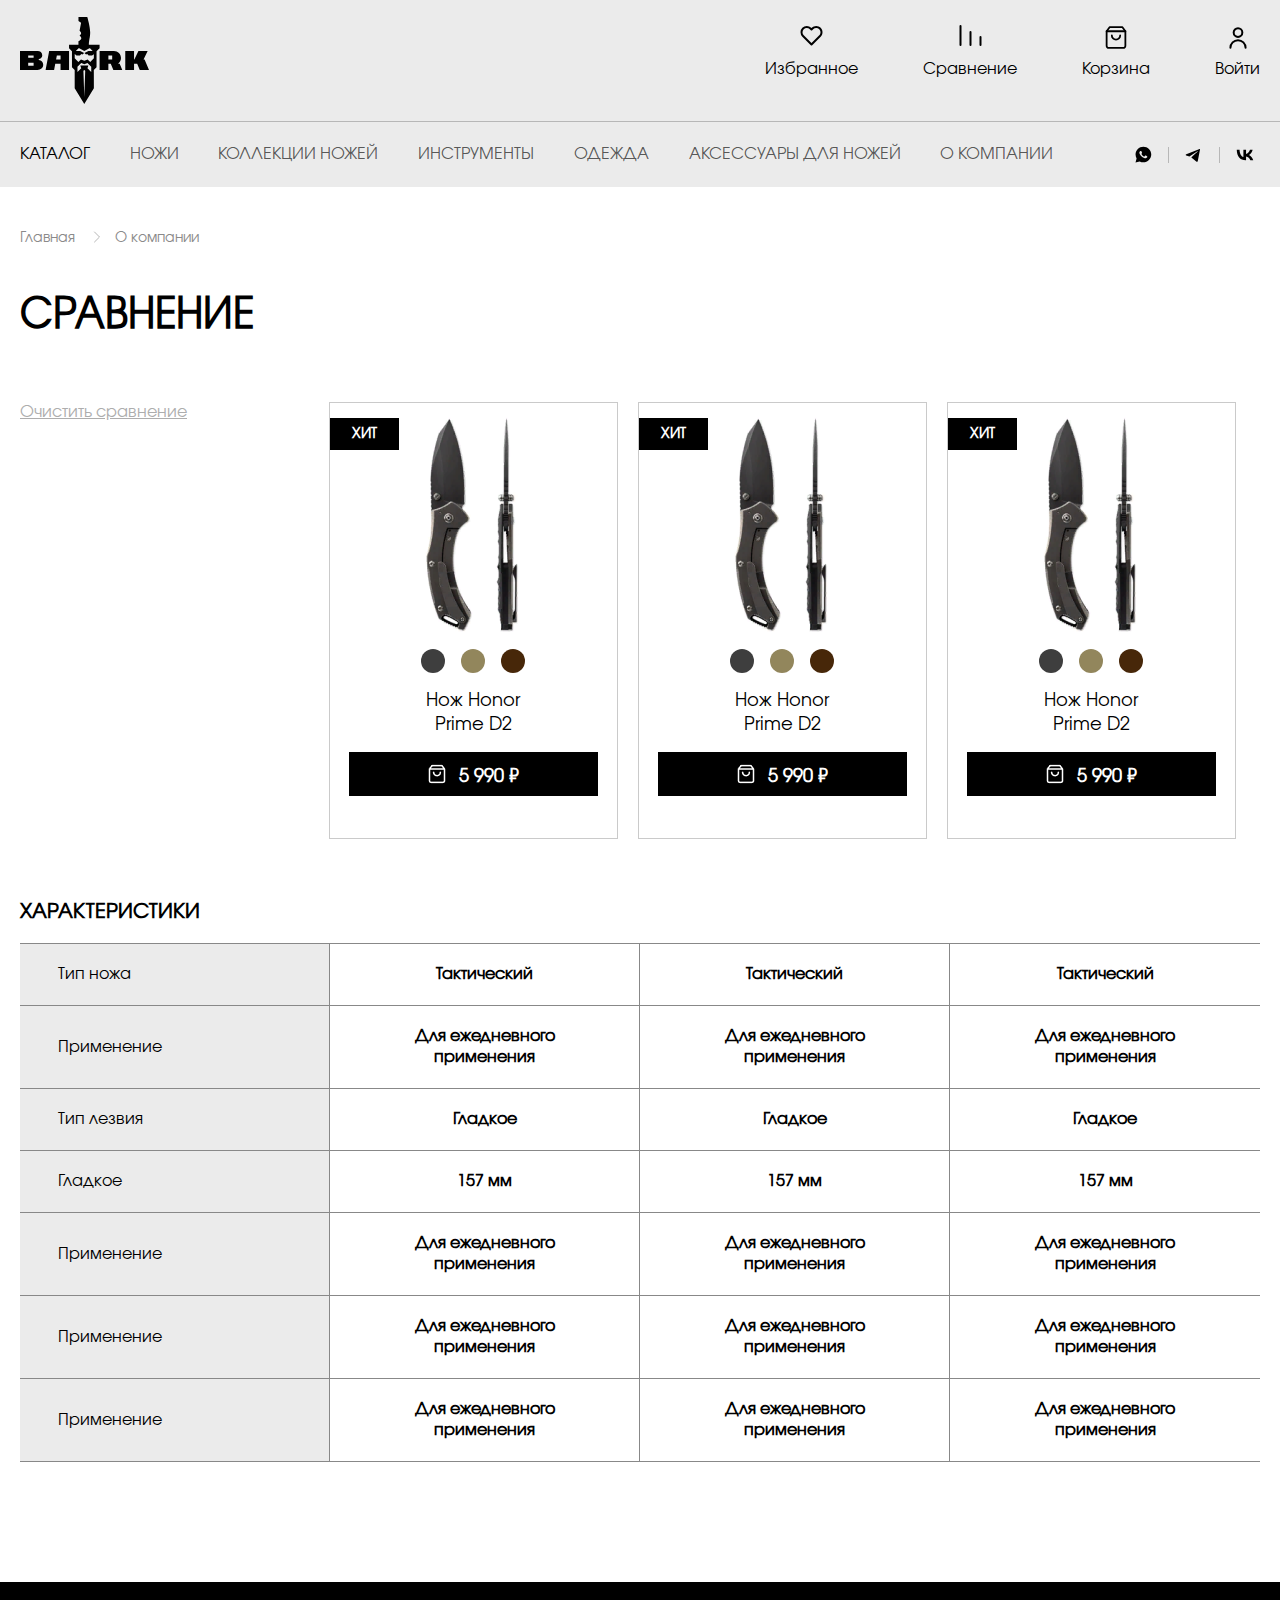
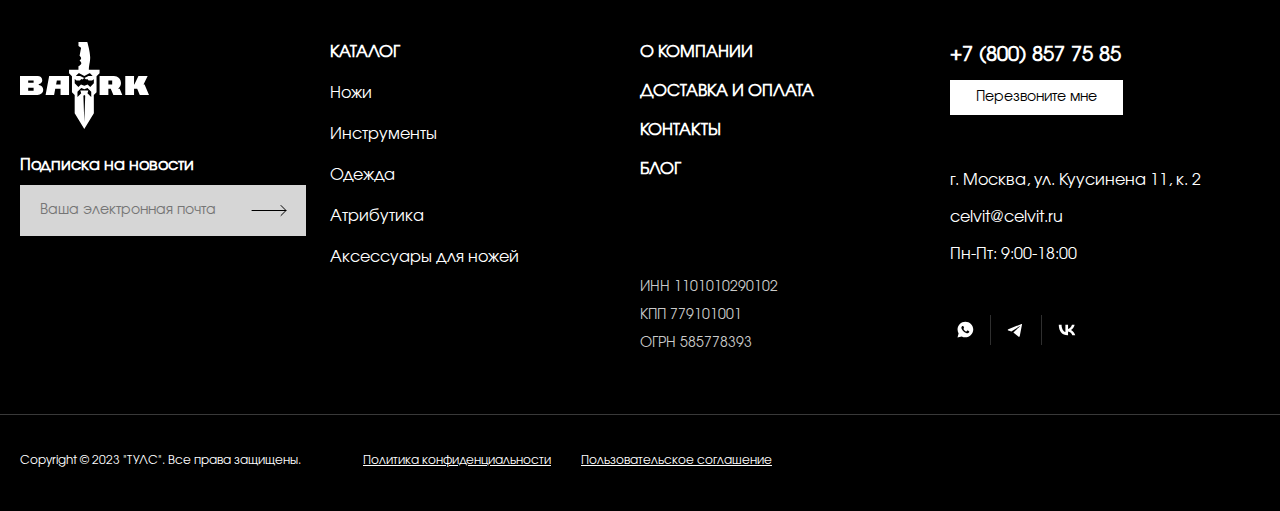
<file: compare.html>
<!DOCTYPE html>
<html lang="en">

<head>
    <meta charset="UTF-8">
    <meta name="viewport" content="width=device-width, initial-scale=1.0">
    <title>Document</title>
    <link href="./css/bootstrap.min.css" rel="stylesheet">
    <link rel="stylesheet" href="./css/owl.carousel.min.css">  
    <link rel="stylesheet" href="./css/style.css">
    <link rel="stylesheet" href="./css/adaptive.css">
</head>

<body>
    <header>
        <div class="header-wrapper">
            <div class="header-wrapper__top d-flex align-items-center">
                <div class="container">
                    <div class="row">

                        <div class="col-xl-3 col-5 header-wrapper_top--logo">
                            <a href="./index.html">
                                <svg xmlns="http://www.w3.org/2000/svg" width="129" height="87" viewBox="0 0 129 87"
                                    fill="none">
                                    <g clip-path="url(#clip0_104_3150)">
                                        <path
                                            d="M18.7781 43.0073V42.0491C20.8676 41.8027 22.2698 40.2697 22.2698 38.1892C22.2698 35.6158 20.0978 34.0828 17.7059 34.0828L0 34.0554V52.9447H17.5684C20.5652 52.9447 23.2046 51.001 23.2046 47.8254C23.2046 45.2247 21.445 43.2537 18.7781 43.0073ZM13.5818 48.8383H8.1931V45.827H13.6093V48.8383H13.5818ZM13.5818 40.7625H8.1931V38.545H13.6093V40.7625H13.5818Z"
                                            fill="#010101" />
                                        <path
                                            d="M25.5965 52.9447H34.0921L35.2468 46.8399H40.5531V52.9447H49.0486V34.0554H29.1707L25.5965 52.9447ZM36.8414 38.545H40.5806V42.5693H36.0991L36.8414 38.545Z"
                                            fill="#010101" />
                                        <path
                                            d="M98.0972 46.8125C99.8293 45.5258 100.984 43.4453 100.984 41.0909C100.984 37.2036 97.9047 34.028 93.8907 34.028H79.594V52.9173H88.3645V46.8125H90.7564L93.3683 52.9173H102.276L99.6643 46.7851H98.0972V46.8125ZM92.1861 42.5966H88.3919V38.5724H92.1861V42.5966Z"
                                            fill="#010101" />
                                        <path
                                            d="M124.574 42.5966H123.529L127.653 34.0554H118.442L114.346 42.5966H114.043V34.0554H105.273V52.9447H114.043V46.8399H117.178L119.79 52.9447H129L124.574 42.5966Z"
                                            fill="#010101" />
                                        <path
                                            d="M64.3075 35.1778V35.1504L64.2525 35.1778C64.3075 35.1504 64.3075 35.1778 64.3075 35.1778Z"
                                            fill="#010101" />
                                        <path
                                            d="M79.594 27.759H69.0364H68.844C68.954 22.7766 70.1912 20.5318 70.1912 15.303C70.1912 9.85526 67.3043 0 67.3043 0H58.4789V3.99685L61.0908 5.77627L59.5786 13.7426L60.4859 14.646C61.3657 15.4947 61.3382 16.8908 60.4584 17.7121C60.211 17.9585 59.9086 18.1775 59.5786 18.4239L60.7059 19.6284C61.4482 20.4223 61.5032 21.6542 60.7609 22.4755C60.2385 23.0503 59.4962 23.7074 58.4514 24.2275V27.7316H49.0486V31.3452L51.9629 34.247V50.2071L54.6848 52.9172V71.3137L64.28 86.9726L73.8753 71.3137L73.8203 52.9172L76.5422 50.2071V34.3291L79.5665 31.3178V27.759H79.594ZM67.6893 42.4871L64.335 43.8011L60.9808 42.4871L58.3964 45.0057L54.7123 41.3647V37.1215L56.5268 38.4355H59.9361L61.3657 37.012L62.5479 37.5047L64.1151 35.9443L60.1285 34.0554H55.8395L58.5339 31.3726H59.2762L64.335 33.9733L69.3939 31.3726H69.9987L72.6931 34.0554H68.4591L64.4725 35.9443L66.0396 37.5047L67.2219 37.012L68.6515 38.4355H72.0607L73.8478 37.1488V41.3647L70.2187 44.9783L67.6893 42.4871ZM64.3075 79.9918L63.4003 53.848L64.3075 52.9446L65.2148 53.848L64.3075 79.9918ZM71.2084 54.9978L67.4418 51.1652L68.3766 48.5919H64.335H60.2935L61.2283 51.1652L57.4616 54.9978V49.8512L61.2557 46.1007L64.3625 47.3326L67.4418 46.1007L71.2359 49.8512V54.9978H71.2084Z"
                                            fill="#010101" />
                                    </g>
                                    <defs>
                                        <clipPath id="clip0_104_3150">
                                            <rect width="129" height="87" fill="white" />
                                        </clipPath>
                                    </defs>
                                </svg>
                            </a>
                        </div>

                        <div
                            class="header-wrapper__top--nav col-xl-9 col-7 d-flex align-items-center justify-content-end">
                            <ul class="list-group-flush d-flex" id="header-top-nav__list">
                                <li class="list-group-item d-flex flex-column align-items-center">
                                    <a href="./favourites.html" class="nav-link">
                                        <div class="header-top-list__icon">
                                            <svg xmlns="http://www.w3.org/2000/svg" width="23" height="20"
                                                viewBox="0 0 23 20" fill="none">
                                                <path
                                                    d="M19.9578 2.54219C19.4691 2.05327 18.8889 1.66542 18.2503 1.40081C17.6117 1.1362 16.9272 1 16.2359 1C15.5446 1 14.8601 1.1362 14.2215 1.40081C13.5829 1.66542 13.0026 2.05327 12.5139 2.54219L11.4997 3.55639L10.4855 2.54219C9.49842 1.55507 8.1596 1.00051 6.76361 1.00051C5.36761 1.00051 4.02879 1.55507 3.04168 2.54219C2.05456 3.52931 1.5 4.86812 1.5 6.26412C1.5 7.66012 2.05456 8.99894 3.04168 9.98605L11.4997 18.4441L19.9578 9.98605C20.4467 9.49736 20.8346 8.91714 21.0992 8.27851C21.3638 7.63989 21.5 6.95539 21.5 6.26412C21.5 5.57285 21.3638 4.88835 21.0992 4.24973C20.8346 3.6111 20.4467 3.03088 19.9578 2.54219Z"
                                                    stroke="black" stroke-width="2" stroke-linecap="round"
                                                    stroke-linejoin="round" />
                                            </svg>
                                        </div>
                                    </a>
                                    <div class="header-top-list__link d-none d-xl-block">Избранное</div>
                                </li>
                                <li class="list-group-item d-flex flex-column align-items-center">
                                    <a href="./compare.html" class="nav-link">
                                        <div class="header-top-list__icon"><svg xmlns="http://www.w3.org/2000/svg"
                                                width="23" height="21" viewBox="0 0 23 21" fill="none">
                                                <path d="M1.5 1L1.5 20M11.5 7L11.5 20M21.5 12V20" stroke="black"
                                                    stroke-width="2" stroke-linecap="round" />
                                            </svg>
                                        </div>
                                    </a>
                                    <div class="header-top-list__link d-none d-xl-block">Сравнение</div>
                                </li>
                                <li class="list-group-item d-flex flex-column align-items-center">
                                    <a href="#" class="nav-link">
                                        <div class="header-top-list__icon"><svg xmlns="http://www.w3.org/2000/svg"
                                                width="26" height="25" viewBox="0 0 26 25" fill="none">
                                                <path
                                                    d="M6.75 2.08331L3.625 6.24998V20.8333C3.625 21.3858 3.84449 21.9158 4.23519 22.3065C4.62589 22.6972 5.1558 22.9166 5.70833 22.9166H20.2917C20.8442 22.9166 21.3741 22.6972 21.7648 22.3065C22.1555 21.9158 22.375 21.3858 22.375 20.8333V6.24998L19.25 2.08331H6.75Z"
                                                    stroke="black" stroke-width="1.8" stroke-linecap="round"
                                                    stroke-linejoin="round" />
                                                <path d="M3.625 6.25H22.375" stroke="black" stroke-width="1.8"
                                                    stroke-linecap="round" stroke-linejoin="round" />
                                                <path
                                                    d="M17.1666 10.4167C17.1666 11.5218 16.7277 12.5816 15.9463 13.363C15.1649 14.1444 14.105 14.5834 13 14.5834C11.8949 14.5834 10.8351 14.1444 10.0537 13.363C9.2723 12.5816 8.83331 11.5218 8.83331 10.4167"
                                                    stroke="black" stroke-width="1.8" stroke-linecap="round"
                                                    stroke-linejoin="round" />
                                            </svg>
                                        </div>
                                    </a>
                                    <div class="header-top-list__link d-none d-xl-block">Корзина</div>
                                </li>
                                <li class="list-group-item d-flex flex-column align-items-center">
                                    <a href="#" class="nav-link">
                                        <div class="header-top-list__icon"><svg xmlns="http://www.w3.org/2000/svg"
                                                width="26" height="26" viewBox="0 0 26 26" fill="none">
                                                <path
                                                    d="M5.41663 22.75C5.41663 18.5618 8.8118 15.1667 13 15.1667C17.1881 15.1667 20.5833 18.5618 20.5833 22.75M17.3333 7.58333C17.3333 9.97657 15.3932 11.9167 13 11.9167C10.6067 11.9167 8.66663 9.97657 8.66663 7.58333C8.66663 5.1901 10.6067 3.25 13 3.25C15.3932 3.25 17.3333 5.1901 17.3333 7.58333Z"
                                                    stroke="black" stroke-width="2" stroke-linecap="round"
                                                    stroke-linejoin="round" />
                                            </svg>
                                        </div>
                                    </a>
                                    <div class="header-top-list__link d-none d-xl-block">Войти</div>
                                </li>
                            </ul>
                        </div>
                    </div>
                </div>
            </div>
            <div class="header-wrapper__bottom">
                <div class="container">
                    <div class="row header-nav__wrapper flex-xl-row flex-row-reverse">
                        <div
                            class="col-xl-10 col-6 d-xl-flex d-none align-items-center justify-content-xl-start justify-content-end">
                            <nav class="navbar navbar-expand-lg d-xl-flex d-none">
                                <div class="container-fluid p-0">
                                    <button class="navbar-toggler" type="button" data-bs-toggle="collapse"
                                        data-bs-target="#navbarNavAltMarkup" aria-controls="navbarNavAltMarkup"
                                        aria-expanded="false" aria-label="Переключатель навигации">
                                        <span class="navbar-toggler-icon"></span>
                                    </button>
                                    <div class="collapse navbar-collapse d-flex text-uppercase" id="navbarNavAltMarkup">
                                        <!--header menu-->

                                        <ul class="navbar-nav list-group-flush" id="header-nav__wrapper--menu">
                                            <li class="list-group-flush d-flex align-items-center ">
                                                <a class="nav-link active" aria-current="page"
                                                    href="./category-product.html">Каталог</a>
                                            </li>
                                            <li
                                                class="list-group-item parent-menu nav-link-level1 d-flex align-items-center">
                                                <a class="nav-link position-relative" href="#">ножи</a>
                                                <ul class="list-group-flush sub-menu-list">
                                                    <li class="list-group-item"><a class="nav-link"
                                                            href="#">Тактические</a></li>
                                                    <li class="list-group-item"><a class="nav-link" href="#">Скрытого
                                                            ношения</a></li>
                                                    <li class="list-group-item"><a class="nav-link"
                                                            href="#">Туристические</a></li>
                                                    <li class="list-group-item"><a class="nav-link" href="#">Ножи на
                                                            каждый день EDC</a></li>
                                                    <li class="list-group-item"><a class="nav-link" href="#">Ножи для
                                                            выживания</a></li>
                                                    <li class="list-group-item"><a class="nav-link"
                                                            href="#">Исторические</a></li>
                                                </ul>
                                            </li>
                                            <li
                                                class="list-group-item parent-menu nav-link-level1 d-flex align-items-center">
                                                <a class="nav-link d-flex  align-items-center" href="#">коллекции
                                                    ножей</a>
                                                <div class="sub-mega-menu">

                                                    <div class="sub-mega-menu__card">
                                                        <img class="sub-mega-menu__card_img"
                                                            src="./img/rectangle-178.png" />
                                                        <div class="sub-mega-menu__card_title">SOF SERIES</div>
                                                        <ul class="sub-mega-menu__card__ul list-group-flush">
                                                            <li class="list-group-item sub-mega-menu__ul--li">
                                                                <a href="#" class="nav-link">Название раздела 1</a>
                                                            </li>
                                                            <li class="list-group-item sub-mega-menu__ul--li">
                                                                <a href="#" class="nav-link">Название раздела 2</a>
                                                            </li>
                                                            <li class="list-group-item sub-mega-menu__ul--li">
                                                                <a href="#" class="nav-link">Название раздела 3</a>
                                                            </li>
                                                            <li class="list-group-item sub-mega-menu__ul--li">
                                                                <a href="#" class="nav-link">Название раздела 4</a>
                                                            </li>
                                                            <li class="list-group-item sub-mega-menu__ul--li">
                                                                <a href="#" class="nav-link">Название раздела 5</a>
                                                            </li>
                                                            <li class="list-group-item sub-mega-menu__ul--li">
                                                                <a href="#" class="nav-link">Название раздела 6</a>
                                                            </li>
                                                        </ul>
                                                    </div>

                                                    <div class="sub-mega-menu__card">
                                                        <img class="sub-mega-menu__card_img"
                                                            src="./img/rectangle-178.png" />
                                                        <div class="sub-mega-menu__card_title">SOF SERIES</div>
                                                        <ul class="sub-mega-menu__card__ul list-group-flush">
                                                            <li class="list-group-item sub-mega-menu__ul--li">
                                                                <a href="#" class="nav-link">Название раздела 1</a>
                                                            </li>
                                                            <li class="list-group-item sub-mega-menu__ul--li">
                                                                <a href="#" class="nav-link">Название раздела 2</a>
                                                            </li>
                                                            <li class="list-group-item sub-mega-menu__ul--li">
                                                                <a href="#" class="nav-link">Название раздела 3</a>
                                                            </li>
                                                            <li class="list-group-item sub-mega-menu__ul--li">
                                                                <a href="#" class="nav-link">Название раздела 4</a>
                                                            </li>
                                                            <li class="list-group-item sub-mega-menu__ul--li">
                                                                <a href="#" class="nav-link">Название раздела 5</a>
                                                            </li>
                                                            <li class="list-group-item sub-mega-menu__ul--li">
                                                                <a href="#" class="nav-link">Название раздела 6</a>
                                                            </li>
                                                        </ul>
                                                    </div>

                                                    <div class="sub-mega-menu__card">
                                                        <img class="sub-mega-menu__card_img"
                                                            src="./img/rectangle-178.png" />
                                                        <div class="sub-mega-menu__card_title">SOF SERIES</div>
                                                        <ul class="sub-mega-menu__card__ul list-group-flush">
                                                            <li class="list-group-item sub-mega-menu__ul--li">
                                                                <a href="#" class="nav-link">Название раздела 1</a>
                                                            </li>
                                                            <li class="list-group-item sub-mega-menu__ul--li">
                                                                <a href="#" class="nav-link">Название раздела 2</a>
                                                            </li>
                                                            <li class="list-group-item sub-mega-menu__ul--li">
                                                                <a href="#" class="nav-link">Название раздела 3</a>
                                                            </li>
                                                            <li class="list-group-item sub-mega-menu__ul--li">
                                                                <a href="#" class="nav-link">Название раздела 4</a>
                                                            </li>
                                                            <li class="list-group-item sub-mega-menu__ul--li">
                                                                <a href="#" class="nav-link">Название раздела 5</a>
                                                            </li>
                                                            <li class="list-group-item sub-mega-menu__ul--li">
                                                                <a href="#" class="nav-link">Название раздела 6</a>
                                                            </li>
                                                        </ul>
                                                    </div>

                                                    <div class="sub-mega-menu__card">
                                                        <img class="sub-mega-menu__card_img"
                                                            src="./img/rectangle-178.png" />
                                                        <div class="sub-mega-menu__card_title">SOF SERIES</div>
                                                        <ul class="sub-mega-menu__card__ul list-group-flush">
                                                            <li class="list-group-item sub-mega-menu__ul--li">
                                                                <a href="#" class="nav-link">Название раздела 1</a>
                                                            </li>
                                                            <li class="list-group-item sub-mega-menu__ul--li">
                                                                <a href="#" class="nav-link">Название раздела 2</a>
                                                            </li>
                                                            <li class="list-group-item sub-mega-menu__ul--li">
                                                                <a href="#" class="nav-link">Название раздела 3</a>
                                                            </li>
                                                            <li class="list-group-item sub-mega-menu__ul--li">
                                                                <a href="#" class="nav-link">Название раздела 4</a>
                                                            </li>
                                                            <li class="list-group-item sub-mega-menu__ul--li">
                                                                <a href="#" class="nav-link">Название раздела 5</a>
                                                            </li>
                                                            <li class="list-group-item sub-mega-menu__ul--li">
                                                                <a href="#" class="nav-link">Название раздела 6</a>
                                                            </li>
                                                        </ul>
                                                    </div>

                                                    <div class="sub-mega-menu__card">
                                                        <img class="sub-mega-menu__card_img"
                                                            src="./img/rectangle-178.png" />
                                                        <div class="sub-mega-menu__card_title">SOF SERIES</div>
                                                        <ul class="sub-mega-menu__card__ul list-group-flush">
                                                            <li class="list-group-item sub-mega-menu__ul--li">
                                                                <a href="#" class="nav-link">Название раздела 1</a>
                                                            </li>
                                                            <li class="list-group-item sub-mega-menu__ul--li">
                                                                <a href="#" class="nav-link">Название раздела 2</a>
                                                            </li>
                                                            <li class="list-group-item sub-mega-menu__ul--li">
                                                                <a href="#" class="nav-link">Название раздела 3</a>
                                                            </li>
                                                            <li class="list-group-item sub-mega-menu__ul--li">
                                                                <a href="#" class="nav-link">Название раздела 4</a>
                                                            </li>
                                                            <li class="list-group-item sub-mega-menu__ul--li">
                                                                <a href="#" class="nav-link">Название раздела 5</a>
                                                            </li>
                                                            <li class="list-group-item sub-mega-menu__ul--li">
                                                                <a href="#" class="nav-link">Название раздела 6</a>
                                                            </li>
                                                        </ul>
                                                    </div>

                                                </div>

                                            </li>
                                            <li class="list-group-item d-flex align-items-center ">
                                                <a class="nav-link" href="#">инструменты</a>
                                            </li>
                                            <li class="list-group-item d-flex align-items-center ">
                                                <a class="nav-link" href="#">одежда</a>
                                            </li>
                                            <li class="list-group-item d-flex align-items-center ">
                                                <a class="nav-link" href="#">аксессуары для ножей</a>
                                            </li>
                                            <li class="list-group-item d-flex align-items-center ">
                                                <a class="nav-link" href="./about.html">О компании</a>
                                            </li>
                                        </ul>
                                    </div>

                                    <!--end header menu-->

                                </div>
                        </div>
                        </nav>
                        <div class="d-flex d-xl-none col-6 justify-content-end">
                            <button class="btn btn-mobile-menu" type="button" data-bs-toggle="offcanvas"
                                data-bs-target="#offcanvasRight" aria-controls="offcanvasRight">
                                <span>Меню</span>
                                <svg xmlns="http://www.w3.org/2000/svg" width="24" height="24" viewBox="0 0 24 24"
                                    fill="none">
                                    <path
                                        d="M12 7C12.3956 7 12.7822 6.8827 13.1111 6.66294C13.44 6.44318 13.6964 6.13082 13.8478 5.76537C13.9991 5.39992 14.0387 4.99778 13.9616 4.60982C13.8844 4.22186 13.6939 3.86549 13.4142 3.58579C13.1345 3.30608 12.7781 3.1156 12.3902 3.03843C12.0022 2.96126 11.6001 3.00087 11.2346 3.15224C10.8692 3.30362 10.5568 3.55996 10.3371 3.88886C10.1173 4.21776 10 4.60444 10 5C10 5.53043 10.2107 6.03914 10.5858 6.41421C10.9609 6.78929 11.4696 7 12 7ZM12 17C11.6044 17 11.2178 17.1173 10.8889 17.3371C10.56 17.5568 10.3036 17.8692 10.1522 18.2346C10.0009 18.6001 9.96126 19.0022 10.0384 19.3902C10.1156 19.7781 10.3061 20.1345 10.5858 20.4142C10.8655 20.6939 11.2219 20.8844 11.6098 20.9616C11.9978 21.0387 12.3999 20.9991 12.7654 20.8478C13.1308 20.6964 13.4432 20.44 13.6629 20.1111C13.8827 19.7822 14 19.3956 14 19C14 18.4696 13.7893 17.9609 13.4142 17.5858C13.0391 17.2107 12.5304 17 12 17ZM12 10C11.6044 10 11.2178 10.1173 10.8889 10.3371C10.56 10.5568 10.3036 10.8692 10.1522 11.2346C10.0009 11.6001 9.96126 12.0022 10.0384 12.3902C10.1156 12.7781 10.3061 13.1345 10.5858 13.4142C10.8655 13.6939 11.2219 13.8844 11.6098 13.9616C11.9978 14.0387 12.3999 13.9991 12.7654 13.8478C13.1308 13.6964 13.4432 13.44 13.6629 13.1111C13.8827 12.7822 14 12.3956 14 12C14 11.4696 13.7893 10.9609 13.4142 10.5858C13.0391 10.2107 12.5304 10 12 10Z"
                                        fill="#111111" />
                                </svg>
                            </button>

                            <div class="offcanvas offcanvas-end" tabindex="-1" id="offcanvasRight"
                                aria-labelledby="offcanvasRightLabel">
                                <div class="offcanvas-header">
                                    <h5 class="offcanvas-title" id="offcanvasRightLabel">Меню</h5>
                                    <button type="button" class="btn-close" data-bs-dismiss="offcanvas"
                                        aria-label="Закрыть"></button>
                                </div>
                                <div class="offcanvas-body">
                                    <div class="container-fluid p-0">
                                        <button class="navbar-toggler" type="button" data-bs-toggle="collapse"
                                            data-bs-target="#navbarNavAltMarkup" aria-controls="navbarNavAltMarkup"
                                            aria-expanded="false" aria-label="Переключатель навигации">
                                            <span class="navbar-toggler-icon"></span>
                                        </button>
                                        <div class="collapse navbar-collapse d-flex text-uppercase"
                                            id="navbarNavAltMarkup">
                                            <ul class="navbar-nav list-group-flush" id="header-nav__wrapper--menu">
                                                <li class="list-group-item align-items-center">
                                                    <a class="nav-link d-flex active" aria-current="page"
                                                        href="./category-product.html">Каталог</a>
                                                </li>

                                                <li class="list-group-item align-items-center parent-menu nav-link-level1"
                                                    id="sub-menu-list">
                                                    <a class="nav-link  d-flex  align-items-center justify-content-between position-relative"
                                                        href="#">
                                                        <span>ножи</span>
                                                        <svg xmlns="http://www.w3.org/2000/svg" width="26" height="26"
                                                            viewBox="0 0 26 26" fill="none">
                                                            <path d="M9.6001 19.2L16.0001 12.8L9.6001 6.39999"
                                                                stroke="black" stroke-width="2" stroke-linecap="round"
                                                                stroke-linejoin="round" />
                                                        </svg>
                                                    </a>
                                                    <ul class="list-group-flush sub-menu-list" style="display: none;">
                                                        <li class="list-group-item"><a class="nav-link"
                                                                href="#">Тактические</a></li>
                                                        <li class="list-group-item"><a class="nav-link"
                                                                href="#">Скрытого
                                                                ношения</a></li>
                                                        <li class="list-group-item"><a class="nav-link"
                                                                href="#">Туристические</a></li>
                                                        <li class="list-group-item"><a class="nav-link" href="#">Ножи на
                                                                каждый день EDC</a></li>
                                                        <li class="list-group-item"><a class="nav-link" href="#">Ножи
                                                                для
                                                                выживания</a></li>
                                                        <li class="list-group-item"><a class="nav-link"
                                                                href="#">Исторические</a></li>
                                                    </ul>
                                                </li>
                                                <li class="list-group-item align-items-center parent-menu nav-link-level1"
                                                    id="sub-mega-menu">
                                                    <a class="nav-link d-flex  align-items-center justify-content-between position-relative"
                                                        href="#">
                                                        <span>коллекции ножей</span>
                                                        <svg xmlns="http://www.w3.org/2000/svg" width="26" height="26"
                                                            viewBox="0 0 26 26" fill="none">
                                                            <path d="M9.6001 19.2L16.0001 12.8L9.6001 6.39999"
                                                                stroke="black" stroke-width="2" stroke-linecap="round"
                                                                stroke-linejoin="round" />
                                                        </svg>
                                                    </a>
                                                    <div class="sub-mega-menu" style="display: none;">

                                                        <div class="sub-mega-menu__card">
                                                            <img class="sub-mega-menu__card_img"
                                                                src="./img/rectangle-178.png" />
                                                            <div class="sub-mega-menu__card_title">SOF SERIES</div>
                                                            <ul class="list-group-flush sub-mega-menu__card__ul">
                                                                <li class="list-group-item sub-mega-menu__ul--li">
                                                                    <a href="#" class="nav-link">Название раздела 1</a>
                                                                </li>
                                                                <li class="list-group-item sub-mega-menu__ul--li">
                                                                    <a href="#" class="nav-link">Название раздела 2</a>
                                                                </li>
                                                                <li class="list-group-item sub-mega-menu__ul--li">
                                                                    <a href="#" class="nav-link">Название раздела 3</a>
                                                                </li>
                                                                <li class="list-group-item sub-mega-menu__ul--li">
                                                                    <a href="#" class="nav-link">Название раздела 4</a>
                                                                </li>
                                                                <li class="list-group-item sub-mega-menu__ul--li">
                                                                    <a href="#" class="nav-link">Название раздела 5</a>
                                                                </li>
                                                                <li class="list-group-item sub-mega-menu__ul--li">
                                                                    <a href="#" class="nav-link">Название раздела 6</a>
                                                                </li>
                                                            </ul>
                                                        </div>

                                                        <div class="sub-mega-menu__card">
                                                            <img class="sub-mega-menu__card_img"
                                                                src="./img/rectangle-178.png" />
                                                            <div class="sub-mega-menu__card_title">SOF SERIES</div>
                                                            <ul class="list-group-flush sub-mega-menu__card__ul">
                                                                <li class="list-group-item sub-mega-menu__ul--li">
                                                                    <a href="#" class="nav-link">Название раздела 1</a>
                                                                </li>
                                                                <li class="list-group-item sub-mega-menu__ul--li">
                                                                    <a href="#" class="nav-link">Название раздела 2</a>
                                                                </li>
                                                                <li class="list-group-item sub-mega-menu__ul--li">
                                                                    <a href="#" class="nav-link">Название раздела 3</a>
                                                                </li>
                                                                <li class="list-group-item sub-mega-menu__ul--li">
                                                                    <a href="#" class="nav-link">Название раздела 4</a>
                                                                </li>
                                                                <li class="list-group-item sub-mega-menu__ul--li">
                                                                    <a href="#" class="nav-link">Название раздела 5</a>
                                                                </li>
                                                                <li class="list-group-item sub-mega-menu__ul--li">
                                                                    <a href="#" class="nav-link">Название раздела 6</a>
                                                                </li>
                                                            </ul>
                                                        </div>

                                                        <div class="sub-mega-menu__card">
                                                            <img class="sub-mega-menu__card_img"
                                                                src="./img/rectangle-178.png" />
                                                            <div class="sub-mega-menu__card_title">SOF SERIES</div>
                                                            <ul class="list-group-flush sub-mega-menu__card__ul">
                                                                <li class="list-group-item sub-mega-menu__ul--li">
                                                                    <a href="#" class="nav-link">Название раздела 1</a>
                                                                </li>
                                                                <li class="list-group-item sub-mega-menu__ul--li">
                                                                    <a href="#" class="nav-link">Название раздела 2</a>
                                                                </li>
                                                                <li class="list-group-item sub-mega-menu__ul--li">
                                                                    <a href="#" class="nav-link">Название раздела 3</a>
                                                                </li>
                                                                <li class="list-group-item sub-mega-menu__ul--li">
                                                                    <a href="#" class="nav-link">Название раздела 4</a>
                                                                </li>
                                                                <li class="list-group-item sub-mega-menu__ul--li">
                                                                    <a href="#" class="nav-link">Название раздела 5</a>
                                                                </li>
                                                                <li class="list-group-item sub-mega-menu__ul--li">
                                                                    <a href="#" class="nav-link">Название раздела 6</a>
                                                                </li>
                                                            </ul>
                                                        </div>

                                                        <div class="sub-mega-menu__card">
                                                            <img class="sub-mega-menu__card_img"
                                                                src="./img/rectangle-178.png" />
                                                            <div class="sub-mega-menu__card_title">SOF SERIES</div>
                                                            <ul class="list-group-flush sub-mega-menu__card__ul">
                                                                <li class="list-group-item sub-mega-menu__ul--li">
                                                                    <a href="#" class="nav-link">Название раздела 1</a>
                                                                </li>
                                                                <li class="list-group-item sub-mega-menu__ul--li">
                                                                    <a href="#" class="nav-link">Название раздела 2</a>
                                                                </li>
                                                                <li class="list-group-item sub-mega-menu__ul--li">
                                                                    <a href="#" class="nav-link">Название раздела 3</a>
                                                                </li>
                                                                <li class="list-group-item sub-mega-menu__ul--li">
                                                                    <a href="#" class="nav-link">Название раздела 4</a>
                                                                </li>
                                                                <li class="list-group-item sub-mega-menu__ul--li">
                                                                    <a href="#" class="nav-link">Название раздела 5</a>
                                                                </li>
                                                                <li class="list-group-item sub-mega-menu__ul--li">
                                                                    <a href="#" class="nav-link">Название раздела 6</a>
                                                                </li>
                                                            </ul>
                                                        </div>

                                                        <div class="sub-mega-menu__card">
                                                            <img class="sub-mega-menu__card_img"
                                                                src="./img/rectangle-178.png" />
                                                            <div class="sub-mega-menu__card_title">SOF SERIES</div>
                                                            <ul class="list-group-flush sub-mega-menu__card__ul">
                                                                <li class="list-group-item sub-mega-menu__ul--li">
                                                                    <a href="#" class="nav-link">Название раздела 1</a>
                                                                </li>
                                                                <li class="list-group-item sub-mega-menu__ul--li">
                                                                    <a href="#" class="nav-link">Название раздела 2</a>
                                                                </li>
                                                                <li class="list-group-item sub-mega-menu__ul--li">
                                                                    <a href="#" class="nav-link">Название раздела 3</a>
                                                                </li>
                                                                <li class="list-group-item sub-mega-menu__ul--li">
                                                                    <a href="#" class="nav-link">Название раздела 4</a>
                                                                </li>
                                                                <li class="list-group-item sub-mega-menu__ul--li">
                                                                    <a href="#" class="nav-link">Название раздела 5</a>
                                                                </li>
                                                                <li class="list-group-item sub-mega-menu__ul--li">
                                                                    <a href="#" class="nav-link">Название раздела 6</a>
                                                                </li>
                                                            </ul>
                                                        </div>

                                                    </div>

                                                </li>
                                                <li class="list-group-item align-items-center">
                                                    <a class="nav-link" href="#">инструменты</a>
                                                </li>
                                                <li class="list-group-item align-items-center">
                                                    <a class="nav-link" href="#">одежда</a>
                                                </li>
                                                <li class="list-group-item align-items-center">
                                                    <a class="nav-link" href="#">аксессуары для
                                                        ножей</a>
                                                </li>
                                                <li class="list-group-item align-items-center">
                                                    <a class="nav-link" href="./about.html">О компании</a>
                                                </li>
                                                <li class="list-group-item align-items-center">
                                                    <a class="nav-link" href="./blog.html">Блог</a>
                                                </li>
                                                <li class="list-group-item align-items-center">
                                                    <a class="nav-link" href="./dilivery.html">Доставка и оплата</a>
                                                </li>
                                                <li class="list-group-item align-items-center">
                                                    <a class="nav-link" href="./contacts.html">Контакты</a>
                                                </li>
                                            </ul>
                                        </div>
                                    </div>
                                </div>
                            </div>
                        </div>
                        <div class="col-xl-2 col-6 d-flex justify-content-xl-end justify-content-start">
                            <div class="d-flex h-100 align-items-center" id="header-wrapper__bottom--social">
                                <a href="#" class="nav-link">
                                    <svg xmlns="http://www.w3.org/2000/svg" width="30" height="30" viewBox="0 0 30 30"
                                        fill="none">
                                        <path
                                            d="M20.9451 9.04687C19.4634 7.57031 17.4878 6.75 15.4024 6.75C11.0671 6.75 7.55488 10.25 7.55488 14.5703C7.55488 15.9375 7.93902 17.3047 8.59756 18.4531L7.5 22.5L11.6707 21.4062C12.8232 22.0078 14.0854 22.3359 15.4024 22.3359C19.7378 22.3359 23.25 18.8359 23.25 14.5156C23.1951 12.4922 22.4268 10.5234 20.9451 9.04687ZM19.189 17.3594C19.0244 17.7969 18.2561 18.2344 17.872 18.2891C17.5427 18.3437 17.1037 18.3438 16.6646 18.2344C16.3902 18.125 16.0061 18.0156 15.5671 17.7969C13.5915 16.9766 12.3293 15.0078 12.2195 14.8438C12.1098 14.7344 11.3963 13.8047 11.3963 12.8203C11.3963 11.8359 11.8902 11.3984 12.0549 11.1797C12.2195 10.9609 12.439 10.9609 12.6037 10.9609C12.7134 10.9609 12.878 10.9609 12.9878 10.9609C13.0976 10.9609 13.2622 10.9062 13.4268 11.2891C13.5915 11.6719 13.9756 12.6562 14.0305 12.7109C14.0854 12.8203 14.0854 12.9297 14.0305 13.0391C13.9756 13.1484 13.9207 13.2578 13.811 13.3672C13.7012 13.4766 13.5915 13.6406 13.5366 13.6953C13.4268 13.8047 13.3171 13.9141 13.4268 14.0781C13.5366 14.2969 13.9207 14.8984 14.5244 15.4453C15.2927 16.1016 15.8963 16.3203 16.1159 16.4297C16.3354 16.5391 16.4451 16.4844 16.5549 16.375C16.6646 16.2656 17.0488 15.8281 17.1585 15.6094C17.2683 15.3906 17.4329 15.4453 17.5976 15.5C17.7622 15.5547 18.75 16.0469 18.9146 16.1562C19.1341 16.2656 19.2439 16.3203 19.2988 16.375C19.3537 16.5391 19.3537 16.9219 19.189 17.3594Z"
                                            fill="black" />
                                    </svg>
                                </a>
                                <a href="#" class="nav-link">
                                    <svg xmlns="http://www.w3.org/2000/svg" width="30" height="30" viewBox="0 0 30 30"
                                        fill="none">
                                        <path
                                            d="M21 9.45167L18.7459 21.2192C18.7459 21.2192 18.4306 22.0351 17.5642 21.6438L12.3634 17.5144L12.3393 17.5023C13.0418 16.849 18.4893 11.777 18.7274 11.5471C19.0959 11.191 18.8671 10.979 18.4392 11.248L10.3926 16.5397L7.28823 15.4581C7.28823 15.4581 6.79969 15.2781 6.75269 14.8868C6.70508 14.4949 7.30431 14.2829 7.30431 14.2829L19.9599 9.14171C19.9599 9.14171 21 8.66845 21 9.45167Z"
                                            fill="black" />
                                    </svg>
                                </a>
                                <a href="#" class="nav-link">
                                    <svg xmlns="http://www.w3.org/2000/svg" width="30" height="30" viewBox="0 0 30 30"
                                        fill="none">
                                        <path
                                            d="M15.7369 20.25C10.0995 20.25 6.88398 16.3086 6.75 9.75H9.57386C9.66661 14.5638 11.7484 16.6029 13.3974 17.0233V9.75H16.0564V13.9017C17.6847 13.723 19.3955 11.8311 19.9727 9.75H22.6316C22.4142 10.8293 21.9806 11.8512 21.3582 12.7519C20.7358 13.6525 19.9378 14.4125 19.0142 14.9842C20.0452 15.5067 20.9557 16.2461 21.6859 17.1538C22.416 18.0615 22.9491 19.1168 23.25 20.25H20.3231C20.053 19.2657 19.504 18.3846 18.745 17.7171C17.986 17.0496 17.0507 16.6255 16.0564 16.4977V20.25H15.7369Z"
                                            fill="black" />
                                    </svg>
                                </a>
                            </div>
                        </div>
                    </div>
                </div>
            </div>
        </div>
        </div>

    </header>
    <main>
        <div class="container">
            <div class="row">
                <div class="col-12">
                    <nav aria-label="breadcrumb">
                        <div class="breadcrumb d-flex">
                            <div class="breadcrumb-item"><a href="#">Главная</a></div>
                            <div class="breadcrumb-item"><a href="#">О компании</a></div>
                            <!-- <li class="breadcrumb-item active" aria-current="page">Active</li> -->
                        </div>
                       </nav>
                </div>
                <div class="col-12"><h1 class="page-title-h1">Сравнение</h1></div>
            </div>

        </div>

        <div class="container compare">
            <div class="row d-flex section-popular-product__list">
                <div class="col-xl-3 col-12 popular-product-card d-flex align-items-start border-0 p-0">
                    
                    <a href="#" class="clear-compare">
                        Очистить сравнение
                    </a>
                </div>
                <div class="col-xl-3 col-12 popular-product-card">
                    <div class="relative-wrapper-one">
                        <a href="#" class="nav-link"><img alt="" class="popular-product-card-img" src="./img/popular-product-card__img.png" /></a>
                        <div class="flex-wrapper-one">
                            <p class="popular-product-card-hit">ХИТ</p>
                        </div>
                    </div>
                    <ul class="list-group-flish d-flex popular-product-card__variant">
                        <li class="list-group-item">
                            <a href="#" class="nav-link"></a>
                        </li>
                        <li class="list-group-item">
                            <a href="#" class="nav-link"></a>
                        </li>
                        <li class="list-group-item">
                            <a href="#" class="nav-link"></a>
                        </li>
                    </ul>
                    <p class="popular-product-card-title">
                        <a href="#" class="nav-link">Нож Honor Prime D2</a>
                    </p>
                    <a href="#" class="popular-product-card__button">

                        <img alt="" class="shopping-bag" src="./img/shopping-bag.png" />
                        <p class="popular-product-card-price">5 990 ₽</p>

                    </a>
                </div>
                <div class="col-xl-3 col-12 popular-product-card">
                    <div class="relative-wrapper-one">
                        <a href="#" class="nav-link"><img alt="" class="popular-product-card-img" src="./img/popular-product-card__img.png" /></a>
                        <div class="flex-wrapper-one">
                            <p class="popular-product-card-hit">ХИТ</p>
                        </div>
                    </div>
                    <ul class="list-group-flish d-flex popular-product-card__variant">
                        <li class="list-group-item">
                            <a href="#" class="nav-link"></a>
                        </li>
                        <li class="list-group-item">
                            <a href="#" class="nav-link"></a>
                        </li>
                        <li class="list-group-item">
                            <a href="#" class="nav-link"></a>
                        </li>
                    </ul>
                    <p class="popular-product-card-title">
                        <a href="#" class="nav-link">Нож Honor Prime D2</a>
                    </p>
                    <a href="#" class="popular-product-card__button">

                        <img alt="" class="shopping-bag" src="./img/shopping-bag.png" />
                        <p class="popular-product-card-price">5 990 ₽</p>

                    </a>
                </div>
                <div class="col-xl-3 col-12 popular-product-card">
                    <div class="relative-wrapper-one">
                        <a href="#" class="nav-link"><img alt="" class="popular-product-card-img" src="./img/popular-product-card__img.png" /></a>
                        <div class="flex-wrapper-one">
                            <p class="popular-product-card-hit">ХИТ</p>
                        </div>
                    </div>
                    <ul class="list-group-flish d-flex popular-product-card__variant">
                        <li class="list-group-item">
                            <a href="#" class="nav-link"></a>
                        </li>
                        <li class="list-group-item">
                            <a href="#" class="nav-link"></a>
                        </li>
                        <li class="list-group-item">
                            <a href="#" class="nav-link"></a>
                        </li>
                    </ul>
                    <p class="popular-product-card-title">
                        <a href="#" class="nav-link">Нож Honor Prime D2</a>
                    </p>
                    <a href="#" class="popular-product-card__button">

                        <img alt="" class="shopping-bag" src="./img/shopping-bag.png" />
                        <p class="popular-product-card-price">5 990 ₽</p>

                    </a>
                </div>
               
            </div>
        </div>
       <div class="container">
        <div class="row">
            <div class="col-12">
                <h3>Характеристики</h3>
            </div>
            </div>
            <div class="characteristics-block__wrapp">
                <div class="characteristics-block">
                    <div class="row">
                        <div class="col-xl-3">Тип ножа</div>
                        <div class="col-xl-3">Тактический</div>
                        <div class="col-xl-3">Тактический</div>
                        <div class="col-xl-3">Тактический</div>
                    </div>
                    <div class="row">
                        <div class="col-xl-3">Применение</div>
                        <div class="col-xl-3">Для ежедневного применения</div>
                        <div class="col-xl-3">Для ежедневного применения</div>
                        <div class="col-xl-3">Для ежедневного применения</div>
                    </div>
                    <div class="row">
                        <div class="col-xl-3">Тип лезвия</div>
                        <div class="col-xl-3">Гладкое</div>
                        <div class="col-xl-3">Гладкое</div>
                        <div class="col-xl-3">Гладкое</div>
                    </div>
                    <div class="row">
                        <div class="col-xl-3">Гладкое</div>
                        <div class="col-xl-3">157 мм</div>
                        <div class="col-xl-3">157 мм</div>
                        <div class="col-xl-3">157 мм</div>
                    </div>
                    <div class="row">
                        <div class="col-xl-3">Применение</div>
                        <div class="col-xl-3">Для ежедневного применения</div>
                        <div class="col-xl-3">Для ежедневного применения</div>
                        <div class="col-xl-3">Для ежедневного применения</div>
                    </div>
                    <div class="row">
                        <div class="col-xl-3">Применение</div>
                        <div class="col-xl-3">Для ежедневного применения</div>
                        <div class="col-xl-3">Для ежедневного применения</div>
                        <div class="col-xl-3">Для ежедневного применения</div>
                    </div>
                    <div class="row">
                        <div class="col-xl-3">Применение</div>
                        <div class="col-xl-3">Для ежедневного применения</div>
                        <div class="col-xl-3">Для ежедневного применения</div>
                        <div class="col-xl-3">Для ежедневного применения</div>
                    </div>
                </div>
       </div>
    </div>

    </main>
    <footer>
        <div class="footer-top">
            <div class="container">
                <div class="row">
                    <div class="col footer-top__block1">
                        <div class="footer-top__block1--logo">
                            <a href="./index.html">
                                <svg xmlns="http://www.w3.org/2000/svg" width="129" height="87" viewBox="0 0 129 87"
                                    fill="none">
                                    <g clip-path="url(#clip0_128_10826)">
                                        <path
                                            d="M18.7781 43.007V42.0489C20.8676 41.8025 22.2698 40.2695 22.2698 38.1889C22.2698 35.6156 20.0978 34.0826 17.7059 34.0826L0 34.0552V52.9444H17.5684C20.5652 52.9444 23.2046 51.0007 23.2046 47.8252C23.2046 45.2245 21.445 43.2534 18.7781 43.007ZM13.5818 48.8381H8.1931V45.8267H13.6093V48.8381H13.5818ZM13.5818 40.7622H8.1931V38.5448H13.6093V40.7622H13.5818Z"
                                            fill="white" />
                                        <path
                                            d="M25.5965 52.9444H34.0921L35.2468 46.8396H40.5531V52.9444H49.0486V34.0552H29.1707L25.5965 52.9444ZM36.8414 38.5448H40.5806V42.569H36.0991L36.8414 38.5448Z"
                                            fill="white" />
                                        <path
                                            d="M98.0972 46.8123C99.8293 45.5256 100.984 43.4451 100.984 41.0908C100.984 37.2034 97.9047 34.0278 93.8907 34.0278H79.594V52.9171H88.3645V46.8123H90.7564L93.3683 52.9171H102.276L99.6643 46.7849H98.0972V46.8123ZM92.1861 42.5964H88.3919V38.5722H92.1861V42.5964Z"
                                            fill="white" />
                                        <path
                                            d="M124.574 42.5964H123.529L127.653 34.0552H118.442L114.346 42.5964H114.043V34.0552H105.273V52.9444H114.043V46.8396H117.178L119.79 52.9444H129L124.574 42.5964Z"
                                            fill="white" />
                                        <path
                                            d="M64.3075 35.1778V35.1504L64.2525 35.1778C64.3075 35.1504 64.3075 35.1778 64.3075 35.1778Z"
                                            fill="white" />
                                        <path
                                            d="M79.594 27.759H69.0364H68.844C68.954 22.7766 70.1912 20.5318 70.1912 15.303C70.1912 9.85526 67.3043 0 67.3043 0H58.4789V3.99685L61.0908 5.77627L59.5786 13.7426L60.4859 14.646C61.3657 15.4947 61.3382 16.8908 60.4584 17.7121C60.211 17.9585 59.9086 18.1775 59.5786 18.4239L60.7059 19.6284C61.4482 20.4223 61.5032 21.6542 60.7609 22.4755C60.2385 23.0503 59.4962 23.7074 58.4514 24.2275V27.7316H49.0486V31.3452L51.9629 34.247V50.2071L54.6848 52.9172V71.3137L64.28 86.9726L73.8753 71.3137L73.8203 52.9172L76.5422 50.2071V34.3291L79.5665 31.3178V27.759H79.594ZM67.6893 42.4871L64.335 43.8011L60.9808 42.4871L58.3964 45.0057L54.7123 41.3647V37.1215L56.5268 38.4355H59.9361L61.3657 37.012L62.5479 37.5047L64.1151 35.9443L60.1285 34.0554H55.8395L58.5339 31.3726H59.2762L64.335 33.9733L69.3939 31.3726H69.9987L72.6931 34.0554H68.4591L64.4725 35.9443L66.0396 37.5047L67.2219 37.012L68.6515 38.4355H72.0607L73.8478 37.1488V41.3647L70.2187 44.9783L67.6893 42.4871ZM64.3075 79.9918L63.4003 53.848L64.3075 52.9446L65.2148 53.848L64.3075 79.9918ZM71.2084 54.9978L67.4418 51.1652L68.3766 48.5919H64.335H60.2935L61.2283 51.1652L57.4616 54.9978V49.8512L61.2557 46.1007L64.3625 47.3326L67.4418 46.1007L71.2359 49.8512V54.9978H71.2084Z"
                                            fill="white" />
                                    </g>
                                    <defs>
                                        <clipPath id="clip0_128_10826">
                                            <rect width="129" height="87" fill="white" />
                                        </clipPath>
                                    </defs>
                                </svg>
                            </a>
                        </div>
                        <div class="subscribe-wrapper">
                            <div class="subscribe-wrapper__header">Подписка на новости</div>
                            <form action="/" method="post" class="subscribe-wrapper__form">
                                <input type="text" name="subscribe" class="subscribe-wrapper__form--placholder"
                                    placeholder="Ваша электронная почта">
                                <input type="submit" value="" class="subscribe-wrapper__form--button">
                                <svg class="subscribe-wrapper__form--icon" width="34" height="11" viewBox="0 0 34 11"
                                    fill="none" xmlns="http://www.w3.org/2000/svg">
                                    <path d="M0 5.5L34 5.5" stroke="black" stroke-linecap="round"
                                        stroke-linejoin="round" />
                                    <path d="M29 0.5L34 5.5L29 10.5" stroke="black" stroke-linecap="round"
                                        stroke-linejoin="round" />
                                </svg>
                            </form>
                        </div>

                    </div>
                    <div class="col footer-top__block2 d-xl-flex d-none">
                        <ul class="footer-top__block2_ul p-0 list-group-flush">
                            <li class="list-group-item footer-top__block2_ul--title"><a href="#"
                                    class="nav-link">Каталог</a></li>
                            <li class="list-group-item footer-top__block2_ul--li"><a href="#" class="nav-link">Ножи</a>
                            </li>
                            <li class="list-group-item footer-top__block2_ul--li"><a href="#"
                                    class="nav-link">Инструменты</a></li>
                            <li class="list-group-item footer-top__block2_ul--li"><a href="#"
                                    class="nav-link">Одежда</a></li>
                            <li class="list-group-item footer-top__block2_ul--li"><a href="#"
                                    class="nav-link">Атрибутика</a></li>
                            <li class="list-group-item footer-top__block2_ul--li"><a href="#"
                                    class="nav-link">Аксессуары для ножей</a>
                            </li>
                        </ul>

                    </div>
                    <div class="col footer-top__block3 d-flex flex-column d-xl-flex d-none">
                        <ul class="footer-top__block3_top d-flex flex-column p-0 list-group-flush">
                            <li class="list-group-item footer-top__block3_top--item"><a href="#" class="nav-link">о
                                    компании</a></li>
                            <li class="list-group-item footer-top__block3_top--item">
                                <a href="./dilivery.html" class="nav-link">доставка и оплата</a>
                            </li>
                            <li class="list-group-item footer-top__block3_top--item">
                                <a href="./contacts.html" class="nav-link">Контакты</a>
                            </li>
                            <li class="list-group-item footer-top__block3_top--item">
                                <a href="./blog.html" class="nav-link">Блог</a>
                            </li>
                        </ul>
                        <div class="footer-top__block3_bottom d-flex flex-column">
                            <div class="footer-top__block3_bottom--item">ИНН 1101010290102</div>
                            <div class="footer-top__block3_bottom--item">КПП 779101001</div>
                            <div class="footer-top__block3_bottom--item">ОГРН 585778393</div>
                        </div>
                    </div>
                    <div class="col footer-top__block4 d-flex flex-column">
                        <div class="footer-top__block4_top d-flex flex-column">
                            <div class="footer-top__block4_top--phone">
                                <a href="tel:+ +78008577585" class="nav-link"> +7 (800) 857 75 85</a>
                            </div>
                            <a href="tel:+78008577585"
                                class="footer-top__block4_top--btn d-flex justify-content-center align-items-center">
                                Перезвоните мне
                            </a>
                        </div>
                        <div class="footer-top__block4_bottom d-flex flex-column">
                            <div class="footer-top__block4_bottom--item">г. Москва, ул. Куусинена 11, к. 2</div>
                            <div class="footer-top__block4_bottom--item">
                                <a href="mailto:celvit@celvit.ru" class="nav-link">celvit@celvit.ru</a>
                            </div>
                            <div class="footer-top__block4_bottom--item">Пн-Пт: 9:00-18:00</div>
                            <ul class="list-group-flush d-flex" id="footer-social">
                                <li class="list-group-item">
                                    <a href="#" class="footer-social__btn">
                                        <svg xmlns="http://www.w3.org/2000/svg" width="30" height="30"
                                            viewBox="0 0 30 30" fill="none">
                                            <path
                                                d="M20.9451 9.04687C19.4634 7.57031 17.4878 6.75 15.4024 6.75C11.0671 6.75 7.55488 10.25 7.55488 14.5703C7.55488 15.9375 7.93902 17.3047 8.59756 18.4531L7.5 22.5L11.6707 21.4062C12.8232 22.0078 14.0854 22.3359 15.4024 22.3359C19.7378 22.3359 23.25 18.8359 23.25 14.5156C23.1951 12.4922 22.4268 10.5234 20.9451 9.04687ZM19.189 17.3594C19.0244 17.7969 18.2561 18.2344 17.872 18.2891C17.5427 18.3437 17.1037 18.3438 16.6646 18.2344C16.3902 18.125 16.0061 18.0156 15.5671 17.7969C13.5915 16.9766 12.3293 15.0078 12.2195 14.8437C12.1098 14.7344 11.3963 13.8047 11.3963 12.8203C11.3963 11.8359 11.8902 11.3984 12.0549 11.1797C12.2195 10.9609 12.439 10.9609 12.6037 10.9609C12.7134 10.9609 12.878 10.9609 12.9878 10.9609C13.0976 10.9609 13.2622 10.9062 13.4268 11.2891C13.5915 11.6719 13.9756 12.6562 14.0305 12.7109C14.0854 12.8203 14.0854 12.9297 14.0305 13.0391C13.9756 13.1484 13.9207 13.2578 13.811 13.3672C13.7012 13.4766 13.5915 13.6406 13.5366 13.6953C13.4268 13.8047 13.3171 13.9141 13.4268 14.0781C13.5366 14.2969 13.9207 14.8984 14.5244 15.4453C15.2927 16.1016 15.8963 16.3203 16.1159 16.4297C16.3354 16.5391 16.4451 16.4844 16.5549 16.375C16.6646 16.2656 17.0488 15.8281 17.1585 15.6094C17.2683 15.3906 17.4329 15.4453 17.5976 15.5C17.7622 15.5547 18.75 16.0469 18.9146 16.1563C19.1341 16.2656 19.2439 16.3203 19.2988 16.375C19.3537 16.5391 19.3537 16.9219 19.189 17.3594Z"
                                                fill="white" />
                                        </svg>
                                    </a>
                                </li>
                                <li class="list-group-item">
                                    <a href="#" class="footer-social__btn">
                                        <svg xmlns="http://www.w3.org/2000/svg" width="30" height="30"
                                            viewBox="0 0 30 30" fill="none">
                                            <path
                                                d="M21 9.45167L18.7459 21.2192C18.7459 21.2192 18.4306 22.0351 17.5642 21.6438L12.3634 17.5144L12.3393 17.5023C13.0418 16.849 18.4893 11.777 18.7274 11.5471C19.0959 11.191 18.8671 10.979 18.4392 11.248L10.3926 16.5397L7.28823 15.4581C7.28823 15.4581 6.79969 15.2781 6.75269 14.8868C6.70508 14.4949 7.30431 14.2829 7.30431 14.2829L19.9599 9.14171C19.9599 9.14171 21 8.66845 21 9.45167V9.45167Z"
                                                fill="white" />
                                        </svg>
                                    </a>
                                </li>
                                <li class="list-group-item">
                                    <a href="#" class="footer-social__btn">
                                        <svg xmlns="http://www.w3.org/2000/svg" width="30" height="30"
                                            viewBox="0 0 30 30" fill="none">
                                            <path
                                                d="M15.7369 20.25C10.0995 20.25 6.88398 16.3086 6.75 9.75H9.57386C9.66661 14.5638 11.7484 16.6029 13.3974 17.0233V9.75H16.0564V13.9017C17.6847 13.723 19.3955 11.8311 19.9727 9.75H22.6316C22.4142 10.8293 21.9806 11.8512 21.3582 12.7519C20.7358 13.6525 19.9378 14.4125 19.0142 14.9842C20.0452 15.5067 20.9557 16.2461 21.6859 17.1538C22.416 18.0615 22.9491 19.1168 23.25 20.25H20.3231C20.053 19.2657 19.504 18.3846 18.745 17.7171C17.986 17.0496 17.0507 16.6255 16.0564 16.4977V20.25H15.7369V20.25Z"
                                                fill="white" />
                                        </svg>
                                    </a>
                                </li>
                            </ul>
                        </div>
                    </div>
                </div>
            </div>
        </div>
        <div class="footer-bottom">
            <div class="container">
                <div class="row">
                    <div class="col d-flex flex-wrap">
                        <div class="footer-bottom__item copyright">Copyright © 2023 "ТУЛС". Все права защищены.</div>
                        <div class="footer-bottom__item"><a href="#" class="nav-link">Политика конфиденциальности</a>
                        </div>
                        <div class="footer-bottom__item"><a href="#" class="nav-link">Пользовательское соглашение</a>
                        </div>
                    </div>
                </div>
            </div>
        </div>


    </footer>
    <script src="./js/jquery.min.js"></script>
    <script src="./js/bootstrap.bundle.min.js"></script>
    <script src="./js/bootstrap.min.js"></script>
        <script src="./js/owl.carousel.min.js"></script>
    <script src="./js/main.js"></script>
</body>

</html>
</file>
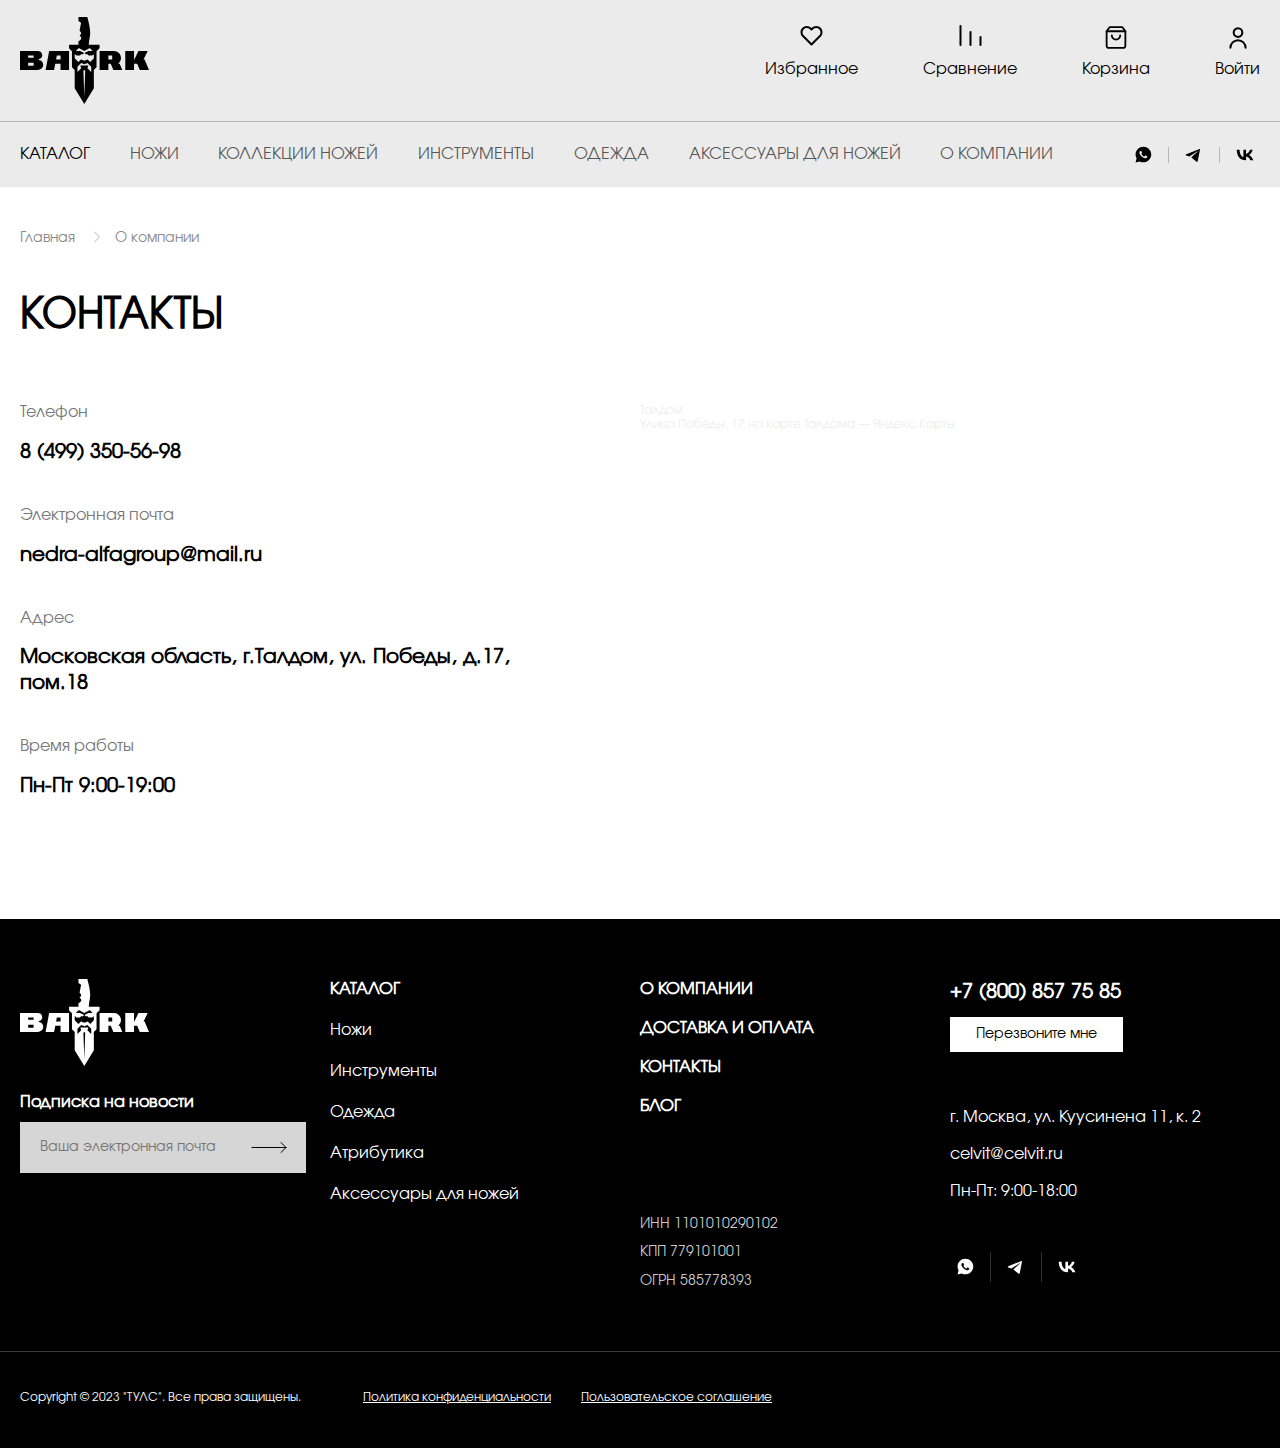
<file: contacts.html>
<!DOCTYPE html>
<html lang="en">

<head>
    <meta charset="UTF-8">
    <meta name="viewport" content="width=device-width, initial-scale=1.0">
    <title>Document</title>
    <link href="./css/bootstrap.min.css" rel="stylesheet">
    <link rel="stylesheet" href="./css/owl.carousel.min.css">  
    <link rel="stylesheet" href="./css/style.css">
    <link rel="stylesheet" href="./css/adaptive.css">
</head>

<body>
    <header>
        <div class="header-wrapper">
            <div class="header-wrapper__top d-flex align-items-center">
                <div class="container">
                    <div class="row">

                        <div class="col-xl-3 col-5 header-wrapper_top--logo">
                            <a href="./index.html">
                                <svg xmlns="http://www.w3.org/2000/svg" width="129" height="87" viewBox="0 0 129 87"
                                    fill="none">
                                    <g clip-path="url(#clip0_104_3150)">
                                        <path
                                            d="M18.7781 43.0073V42.0491C20.8676 41.8027 22.2698 40.2697 22.2698 38.1892C22.2698 35.6158 20.0978 34.0828 17.7059 34.0828L0 34.0554V52.9447H17.5684C20.5652 52.9447 23.2046 51.001 23.2046 47.8254C23.2046 45.2247 21.445 43.2537 18.7781 43.0073ZM13.5818 48.8383H8.1931V45.827H13.6093V48.8383H13.5818ZM13.5818 40.7625H8.1931V38.545H13.6093V40.7625H13.5818Z"
                                            fill="#010101" />
                                        <path
                                            d="M25.5965 52.9447H34.0921L35.2468 46.8399H40.5531V52.9447H49.0486V34.0554H29.1707L25.5965 52.9447ZM36.8414 38.545H40.5806V42.5693H36.0991L36.8414 38.545Z"
                                            fill="#010101" />
                                        <path
                                            d="M98.0972 46.8125C99.8293 45.5258 100.984 43.4453 100.984 41.0909C100.984 37.2036 97.9047 34.028 93.8907 34.028H79.594V52.9173H88.3645V46.8125H90.7564L93.3683 52.9173H102.276L99.6643 46.7851H98.0972V46.8125ZM92.1861 42.5966H88.3919V38.5724H92.1861V42.5966Z"
                                            fill="#010101" />
                                        <path
                                            d="M124.574 42.5966H123.529L127.653 34.0554H118.442L114.346 42.5966H114.043V34.0554H105.273V52.9447H114.043V46.8399H117.178L119.79 52.9447H129L124.574 42.5966Z"
                                            fill="#010101" />
                                        <path
                                            d="M64.3075 35.1778V35.1504L64.2525 35.1778C64.3075 35.1504 64.3075 35.1778 64.3075 35.1778Z"
                                            fill="#010101" />
                                        <path
                                            d="M79.594 27.759H69.0364H68.844C68.954 22.7766 70.1912 20.5318 70.1912 15.303C70.1912 9.85526 67.3043 0 67.3043 0H58.4789V3.99685L61.0908 5.77627L59.5786 13.7426L60.4859 14.646C61.3657 15.4947 61.3382 16.8908 60.4584 17.7121C60.211 17.9585 59.9086 18.1775 59.5786 18.4239L60.7059 19.6284C61.4482 20.4223 61.5032 21.6542 60.7609 22.4755C60.2385 23.0503 59.4962 23.7074 58.4514 24.2275V27.7316H49.0486V31.3452L51.9629 34.247V50.2071L54.6848 52.9172V71.3137L64.28 86.9726L73.8753 71.3137L73.8203 52.9172L76.5422 50.2071V34.3291L79.5665 31.3178V27.759H79.594ZM67.6893 42.4871L64.335 43.8011L60.9808 42.4871L58.3964 45.0057L54.7123 41.3647V37.1215L56.5268 38.4355H59.9361L61.3657 37.012L62.5479 37.5047L64.1151 35.9443L60.1285 34.0554H55.8395L58.5339 31.3726H59.2762L64.335 33.9733L69.3939 31.3726H69.9987L72.6931 34.0554H68.4591L64.4725 35.9443L66.0396 37.5047L67.2219 37.012L68.6515 38.4355H72.0607L73.8478 37.1488V41.3647L70.2187 44.9783L67.6893 42.4871ZM64.3075 79.9918L63.4003 53.848L64.3075 52.9446L65.2148 53.848L64.3075 79.9918ZM71.2084 54.9978L67.4418 51.1652L68.3766 48.5919H64.335H60.2935L61.2283 51.1652L57.4616 54.9978V49.8512L61.2557 46.1007L64.3625 47.3326L67.4418 46.1007L71.2359 49.8512V54.9978H71.2084Z"
                                            fill="#010101" />
                                    </g>
                                    <defs>
                                        <clipPath id="clip0_104_3150">
                                            <rect width="129" height="87" fill="white" />
                                        </clipPath>
                                    </defs>
                                </svg>
                            </a>
                        </div>

                        <div
                            class="header-wrapper__top--nav col-xl-9 col-7 d-flex align-items-center justify-content-end">
                            <ul class="list-group-flush d-flex" id="header-top-nav__list">
                                <li class="list-group-item d-flex flex-column align-items-center">
                                    <a href="./favourites.html" class="nav-link">
                                        <div class="header-top-list__icon">
                                            <svg xmlns="http://www.w3.org/2000/svg" width="23" height="20"
                                                viewBox="0 0 23 20" fill="none">
                                                <path
                                                    d="M19.9578 2.54219C19.4691 2.05327 18.8889 1.66542 18.2503 1.40081C17.6117 1.1362 16.9272 1 16.2359 1C15.5446 1 14.8601 1.1362 14.2215 1.40081C13.5829 1.66542 13.0026 2.05327 12.5139 2.54219L11.4997 3.55639L10.4855 2.54219C9.49842 1.55507 8.1596 1.00051 6.76361 1.00051C5.36761 1.00051 4.02879 1.55507 3.04168 2.54219C2.05456 3.52931 1.5 4.86812 1.5 6.26412C1.5 7.66012 2.05456 8.99894 3.04168 9.98605L11.4997 18.4441L19.9578 9.98605C20.4467 9.49736 20.8346 8.91714 21.0992 8.27851C21.3638 7.63989 21.5 6.95539 21.5 6.26412C21.5 5.57285 21.3638 4.88835 21.0992 4.24973C20.8346 3.6111 20.4467 3.03088 19.9578 2.54219Z"
                                                    stroke="black" stroke-width="2" stroke-linecap="round"
                                                    stroke-linejoin="round" />
                                            </svg>
                                        </div>
                                    </a>
                                    <div class="header-top-list__link d-none d-xl-block">Избранное</div>
                                </li>
                                <li class="list-group-item d-flex flex-column align-items-center">
                                    <a href="./compare.html" class="nav-link">
                                        <div class="header-top-list__icon"><svg xmlns="http://www.w3.org/2000/svg"
                                                width="23" height="21" viewBox="0 0 23 21" fill="none">
                                                <path d="M1.5 1L1.5 20M11.5 7L11.5 20M21.5 12V20" stroke="black"
                                                    stroke-width="2" stroke-linecap="round" />
                                            </svg>
                                        </div>
                                    </a>
                                    <div class="header-top-list__link d-none d-xl-block">Сравнение</div>
                                </li>
                                <li class="list-group-item d-flex flex-column align-items-center">
                                    <a href="#" class="nav-link">
                                        <div class="header-top-list__icon"><svg xmlns="http://www.w3.org/2000/svg"
                                                width="26" height="25" viewBox="0 0 26 25" fill="none">
                                                <path
                                                    d="M6.75 2.08331L3.625 6.24998V20.8333C3.625 21.3858 3.84449 21.9158 4.23519 22.3065C4.62589 22.6972 5.1558 22.9166 5.70833 22.9166H20.2917C20.8442 22.9166 21.3741 22.6972 21.7648 22.3065C22.1555 21.9158 22.375 21.3858 22.375 20.8333V6.24998L19.25 2.08331H6.75Z"
                                                    stroke="black" stroke-width="1.8" stroke-linecap="round"
                                                    stroke-linejoin="round" />
                                                <path d="M3.625 6.25H22.375" stroke="black" stroke-width="1.8"
                                                    stroke-linecap="round" stroke-linejoin="round" />
                                                <path
                                                    d="M17.1666 10.4167C17.1666 11.5218 16.7277 12.5816 15.9463 13.363C15.1649 14.1444 14.105 14.5834 13 14.5834C11.8949 14.5834 10.8351 14.1444 10.0537 13.363C9.2723 12.5816 8.83331 11.5218 8.83331 10.4167"
                                                    stroke="black" stroke-width="1.8" stroke-linecap="round"
                                                    stroke-linejoin="round" />
                                            </svg>
                                        </div>
                                    </a>
                                    <div class="header-top-list__link d-none d-xl-block">Корзина</div>
                                </li>
                                <li class="list-group-item d-flex flex-column align-items-center">
                                    <a href="#" class="nav-link">
                                        <div class="header-top-list__icon"><svg xmlns="http://www.w3.org/2000/svg"
                                                width="26" height="26" viewBox="0 0 26 26" fill="none">
                                                <path
                                                    d="M5.41663 22.75C5.41663 18.5618 8.8118 15.1667 13 15.1667C17.1881 15.1667 20.5833 18.5618 20.5833 22.75M17.3333 7.58333C17.3333 9.97657 15.3932 11.9167 13 11.9167C10.6067 11.9167 8.66663 9.97657 8.66663 7.58333C8.66663 5.1901 10.6067 3.25 13 3.25C15.3932 3.25 17.3333 5.1901 17.3333 7.58333Z"
                                                    stroke="black" stroke-width="2" stroke-linecap="round"
                                                    stroke-linejoin="round" />
                                            </svg>
                                        </div>
                                    </a>
                                    <div class="header-top-list__link d-none d-xl-block">Войти</div>
                                </li>
                            </ul>
                        </div>
                    </div>
                </div>
            </div>
            <div class="header-wrapper__bottom">
                <div class="container">
                    <div class="row header-nav__wrapper flex-xl-row flex-row-reverse">
                        <div
                            class="col-xl-10 col-6 d-xl-flex d-none align-items-center justify-content-xl-start justify-content-end">
                            <nav class="navbar navbar-expand-lg d-xl-flex d-none">
                                <div class="container-fluid p-0">
                                    <button class="navbar-toggler" type="button" data-bs-toggle="collapse"
                                        data-bs-target="#navbarNavAltMarkup" aria-controls="navbarNavAltMarkup"
                                        aria-expanded="false" aria-label="Переключатель навигации">
                                        <span class="navbar-toggler-icon"></span>
                                    </button>
                                    <div class="collapse navbar-collapse d-flex text-uppercase" id="navbarNavAltMarkup">
                                        <!--header menu-->

                                        <ul class="navbar-nav list-group-flush" id="header-nav__wrapper--menu">
                                            <li class="list-group-flush d-flex align-items-center ">
                                                <a class="nav-link active" aria-current="page"
                                                    href="./category-product.html">Каталог</a>
                                            </li>
                                            <li
                                                class="list-group-item parent-menu nav-link-level1 d-flex align-items-center">
                                                <a class="nav-link position-relative" href="#">ножи</a>
                                                <ul class="list-group-flush sub-menu-list">
                                                    <li class="list-group-item"><a class="nav-link"
                                                            href="#">Тактические</a></li>
                                                    <li class="list-group-item"><a class="nav-link" href="#">Скрытого
                                                            ношения</a></li>
                                                    <li class="list-group-item"><a class="nav-link"
                                                            href="#">Туристические</a></li>
                                                    <li class="list-group-item"><a class="nav-link" href="#">Ножи на
                                                            каждый день EDC</a></li>
                                                    <li class="list-group-item"><a class="nav-link" href="#">Ножи для
                                                            выживания</a></li>
                                                    <li class="list-group-item"><a class="nav-link"
                                                            href="#">Исторические</a></li>
                                                </ul>
                                            </li>
                                            <li
                                                class="list-group-item parent-menu nav-link-level1 d-flex align-items-center">
                                                <a class="nav-link d-flex  align-items-center" href="#">коллекции
                                                    ножей</a>
                                                <div class="sub-mega-menu">

                                                    <div class="sub-mega-menu__card">
                                                        <img class="sub-mega-menu__card_img"
                                                            src="./img/rectangle-178.png" />
                                                        <div class="sub-mega-menu__card_title">SOF SERIES</div>
                                                        <ul class="sub-mega-menu__card__ul list-group-flush">
                                                            <li class="list-group-item sub-mega-menu__ul--li">
                                                                <a href="#" class="nav-link">Название раздела 1</a>
                                                            </li>
                                                            <li class="list-group-item sub-mega-menu__ul--li">
                                                                <a href="#" class="nav-link">Название раздела 2</a>
                                                            </li>
                                                            <li class="list-group-item sub-mega-menu__ul--li">
                                                                <a href="#" class="nav-link">Название раздела 3</a>
                                                            </li>
                                                            <li class="list-group-item sub-mega-menu__ul--li">
                                                                <a href="#" class="nav-link">Название раздела 4</a>
                                                            </li>
                                                            <li class="list-group-item sub-mega-menu__ul--li">
                                                                <a href="#" class="nav-link">Название раздела 5</a>
                                                            </li>
                                                            <li class="list-group-item sub-mega-menu__ul--li">
                                                                <a href="#" class="nav-link">Название раздела 6</a>
                                                            </li>
                                                        </ul>
                                                    </div>

                                                    <div class="sub-mega-menu__card">
                                                        <img class="sub-mega-menu__card_img"
                                                            src="./img/rectangle-178.png" />
                                                        <div class="sub-mega-menu__card_title">SOF SERIES</div>
                                                        <ul class="sub-mega-menu__card__ul list-group-flush">
                                                            <li class="list-group-item sub-mega-menu__ul--li">
                                                                <a href="#" class="nav-link">Название раздела 1</a>
                                                            </li>
                                                            <li class="list-group-item sub-mega-menu__ul--li">
                                                                <a href="#" class="nav-link">Название раздела 2</a>
                                                            </li>
                                                            <li class="list-group-item sub-mega-menu__ul--li">
                                                                <a href="#" class="nav-link">Название раздела 3</a>
                                                            </li>
                                                            <li class="list-group-item sub-mega-menu__ul--li">
                                                                <a href="#" class="nav-link">Название раздела 4</a>
                                                            </li>
                                                            <li class="list-group-item sub-mega-menu__ul--li">
                                                                <a href="#" class="nav-link">Название раздела 5</a>
                                                            </li>
                                                            <li class="list-group-item sub-mega-menu__ul--li">
                                                                <a href="#" class="nav-link">Название раздела 6</a>
                                                            </li>
                                                        </ul>
                                                    </div>

                                                    <div class="sub-mega-menu__card">
                                                        <img class="sub-mega-menu__card_img"
                                                            src="./img/rectangle-178.png" />
                                                        <div class="sub-mega-menu__card_title">SOF SERIES</div>
                                                        <ul class="sub-mega-menu__card__ul list-group-flush">
                                                            <li class="list-group-item sub-mega-menu__ul--li">
                                                                <a href="#" class="nav-link">Название раздела 1</a>
                                                            </li>
                                                            <li class="list-group-item sub-mega-menu__ul--li">
                                                                <a href="#" class="nav-link">Название раздела 2</a>
                                                            </li>
                                                            <li class="list-group-item sub-mega-menu__ul--li">
                                                                <a href="#" class="nav-link">Название раздела 3</a>
                                                            </li>
                                                            <li class="list-group-item sub-mega-menu__ul--li">
                                                                <a href="#" class="nav-link">Название раздела 4</a>
                                                            </li>
                                                            <li class="list-group-item sub-mega-menu__ul--li">
                                                                <a href="#" class="nav-link">Название раздела 5</a>
                                                            </li>
                                                            <li class="list-group-item sub-mega-menu__ul--li">
                                                                <a href="#" class="nav-link">Название раздела 6</a>
                                                            </li>
                                                        </ul>
                                                    </div>

                                                    <div class="sub-mega-menu__card">
                                                        <img class="sub-mega-menu__card_img"
                                                            src="./img/rectangle-178.png" />
                                                        <div class="sub-mega-menu__card_title">SOF SERIES</div>
                                                        <ul class="sub-mega-menu__card__ul list-group-flush">
                                                            <li class="list-group-item sub-mega-menu__ul--li">
                                                                <a href="#" class="nav-link">Название раздела 1</a>
                                                            </li>
                                                            <li class="list-group-item sub-mega-menu__ul--li">
                                                                <a href="#" class="nav-link">Название раздела 2</a>
                                                            </li>
                                                            <li class="list-group-item sub-mega-menu__ul--li">
                                                                <a href="#" class="nav-link">Название раздела 3</a>
                                                            </li>
                                                            <li class="list-group-item sub-mega-menu__ul--li">
                                                                <a href="#" class="nav-link">Название раздела 4</a>
                                                            </li>
                                                            <li class="list-group-item sub-mega-menu__ul--li">
                                                                <a href="#" class="nav-link">Название раздела 5</a>
                                                            </li>
                                                            <li class="list-group-item sub-mega-menu__ul--li">
                                                                <a href="#" class="nav-link">Название раздела 6</a>
                                                            </li>
                                                        </ul>
                                                    </div>

                                                    <div class="sub-mega-menu__card">
                                                        <img class="sub-mega-menu__card_img"
                                                            src="./img/rectangle-178.png" />
                                                        <div class="sub-mega-menu__card_title">SOF SERIES</div>
                                                        <ul class="sub-mega-menu__card__ul list-group-flush">
                                                            <li class="list-group-item sub-mega-menu__ul--li">
                                                                <a href="#" class="nav-link">Название раздела 1</a>
                                                            </li>
                                                            <li class="list-group-item sub-mega-menu__ul--li">
                                                                <a href="#" class="nav-link">Название раздела 2</a>
                                                            </li>
                                                            <li class="list-group-item sub-mega-menu__ul--li">
                                                                <a href="#" class="nav-link">Название раздела 3</a>
                                                            </li>
                                                            <li class="list-group-item sub-mega-menu__ul--li">
                                                                <a href="#" class="nav-link">Название раздела 4</a>
                                                            </li>
                                                            <li class="list-group-item sub-mega-menu__ul--li">
                                                                <a href="#" class="nav-link">Название раздела 5</a>
                                                            </li>
                                                            <li class="list-group-item sub-mega-menu__ul--li">
                                                                <a href="#" class="nav-link">Название раздела 6</a>
                                                            </li>
                                                        </ul>
                                                    </div>

                                                </div>

                                            </li>
                                            <li class="list-group-item d-flex align-items-center ">
                                                <a class="nav-link" href="#">инструменты</a>
                                            </li>
                                            <li class="list-group-item d-flex align-items-center ">
                                                <a class="nav-link" href="#">одежда</a>
                                            </li>
                                            <li class="list-group-item d-flex align-items-center ">
                                                <a class="nav-link" href="#">аксессуары для ножей</a>
                                            </li>
                                            <li class="list-group-item d-flex align-items-center ">
                                                <a class="nav-link" href="./about.html">О компании</a>
                                            </li>
                                        </ul>
                                    </div>

                                    <!--end header menu-->

                                </div>
                        </div>
                        </nav>
                        <div class="d-flex d-xl-none col-6 justify-content-end">
                            <button class="btn btn-mobile-menu" type="button" data-bs-toggle="offcanvas"
                                data-bs-target="#offcanvasRight" aria-controls="offcanvasRight">
                                <span>Меню</span>
                                <svg xmlns="http://www.w3.org/2000/svg" width="24" height="24" viewBox="0 0 24 24"
                                    fill="none">
                                    <path
                                        d="M12 7C12.3956 7 12.7822 6.8827 13.1111 6.66294C13.44 6.44318 13.6964 6.13082 13.8478 5.76537C13.9991 5.39992 14.0387 4.99778 13.9616 4.60982C13.8844 4.22186 13.6939 3.86549 13.4142 3.58579C13.1345 3.30608 12.7781 3.1156 12.3902 3.03843C12.0022 2.96126 11.6001 3.00087 11.2346 3.15224C10.8692 3.30362 10.5568 3.55996 10.3371 3.88886C10.1173 4.21776 10 4.60444 10 5C10 5.53043 10.2107 6.03914 10.5858 6.41421C10.9609 6.78929 11.4696 7 12 7ZM12 17C11.6044 17 11.2178 17.1173 10.8889 17.3371C10.56 17.5568 10.3036 17.8692 10.1522 18.2346C10.0009 18.6001 9.96126 19.0022 10.0384 19.3902C10.1156 19.7781 10.3061 20.1345 10.5858 20.4142C10.8655 20.6939 11.2219 20.8844 11.6098 20.9616C11.9978 21.0387 12.3999 20.9991 12.7654 20.8478C13.1308 20.6964 13.4432 20.44 13.6629 20.1111C13.8827 19.7822 14 19.3956 14 19C14 18.4696 13.7893 17.9609 13.4142 17.5858C13.0391 17.2107 12.5304 17 12 17ZM12 10C11.6044 10 11.2178 10.1173 10.8889 10.3371C10.56 10.5568 10.3036 10.8692 10.1522 11.2346C10.0009 11.6001 9.96126 12.0022 10.0384 12.3902C10.1156 12.7781 10.3061 13.1345 10.5858 13.4142C10.8655 13.6939 11.2219 13.8844 11.6098 13.9616C11.9978 14.0387 12.3999 13.9991 12.7654 13.8478C13.1308 13.6964 13.4432 13.44 13.6629 13.1111C13.8827 12.7822 14 12.3956 14 12C14 11.4696 13.7893 10.9609 13.4142 10.5858C13.0391 10.2107 12.5304 10 12 10Z"
                                        fill="#111111" />
                                </svg>
                            </button>

                            <div class="offcanvas offcanvas-end" tabindex="-1" id="offcanvasRight"
                                aria-labelledby="offcanvasRightLabel">
                                <div class="offcanvas-header">
                                    <h5 class="offcanvas-title" id="offcanvasRightLabel">Меню</h5>
                                    <button type="button" class="btn-close" data-bs-dismiss="offcanvas"
                                        aria-label="Закрыть"></button>
                                </div>
                                <div class="offcanvas-body">
                                    <div class="container-fluid p-0">
                                        <button class="navbar-toggler" type="button" data-bs-toggle="collapse"
                                            data-bs-target="#navbarNavAltMarkup" aria-controls="navbarNavAltMarkup"
                                            aria-expanded="false" aria-label="Переключатель навигации">
                                            <span class="navbar-toggler-icon"></span>
                                        </button>
                                        <div class="collapse navbar-collapse d-flex text-uppercase"
                                            id="navbarNavAltMarkup">
                                            <ul class="navbar-nav list-group-flush" id="header-nav__wrapper--menu">
                                                <li class="list-group-item align-items-center">
                                                    <a class="nav-link d-flex active" aria-current="page"
                                                        href="./category-product.html">Каталог</a>
                                                </li>

                                                <li class="list-group-item align-items-center parent-menu nav-link-level1"
                                                    id="sub-menu-list">
                                                    <a class="nav-link  d-flex  align-items-center justify-content-between position-relative"
                                                        href="#">
                                                        <span>ножи</span>
                                                        <svg xmlns="http://www.w3.org/2000/svg" width="26" height="26"
                                                            viewBox="0 0 26 26" fill="none">
                                                            <path d="M9.6001 19.2L16.0001 12.8L9.6001 6.39999"
                                                                stroke="black" stroke-width="2" stroke-linecap="round"
                                                                stroke-linejoin="round" />
                                                        </svg>
                                                    </a>
                                                    <ul class="list-group-flush sub-menu-list" style="display: none;">
                                                        <li class="list-group-item"><a class="nav-link"
                                                                href="#">Тактические</a></li>
                                                        <li class="list-group-item"><a class="nav-link"
                                                                href="#">Скрытого
                                                                ношения</a></li>
                                                        <li class="list-group-item"><a class="nav-link"
                                                                href="#">Туристические</a></li>
                                                        <li class="list-group-item"><a class="nav-link" href="#">Ножи на
                                                                каждый день EDC</a></li>
                                                        <li class="list-group-item"><a class="nav-link" href="#">Ножи
                                                                для
                                                                выживания</a></li>
                                                        <li class="list-group-item"><a class="nav-link"
                                                                href="#">Исторические</a></li>
                                                    </ul>
                                                </li>
                                                <li class="list-group-item align-items-center parent-menu nav-link-level1"
                                                    id="sub-mega-menu">
                                                    <a class="nav-link d-flex  align-items-center justify-content-between position-relative"
                                                        href="#">
                                                        <span>коллекции ножей</span>
                                                        <svg xmlns="http://www.w3.org/2000/svg" width="26" height="26"
                                                            viewBox="0 0 26 26" fill="none">
                                                            <path d="M9.6001 19.2L16.0001 12.8L9.6001 6.39999"
                                                                stroke="black" stroke-width="2" stroke-linecap="round"
                                                                stroke-linejoin="round" />
                                                        </svg>
                                                    </a>
                                                    <div class="sub-mega-menu" style="display: none;">

                                                        <div class="sub-mega-menu__card">
                                                            <img class="sub-mega-menu__card_img"
                                                                src="./img/rectangle-178.png" />
                                                            <div class="sub-mega-menu__card_title">SOF SERIES</div>
                                                            <ul class="list-group-flush sub-mega-menu__card__ul">
                                                                <li class="list-group-item sub-mega-menu__ul--li">
                                                                    <a href="#" class="nav-link">Название раздела 1</a>
                                                                </li>
                                                                <li class="list-group-item sub-mega-menu__ul--li">
                                                                    <a href="#" class="nav-link">Название раздела 2</a>
                                                                </li>
                                                                <li class="list-group-item sub-mega-menu__ul--li">
                                                                    <a href="#" class="nav-link">Название раздела 3</a>
                                                                </li>
                                                                <li class="list-group-item sub-mega-menu__ul--li">
                                                                    <a href="#" class="nav-link">Название раздела 4</a>
                                                                </li>
                                                                <li class="list-group-item sub-mega-menu__ul--li">
                                                                    <a href="#" class="nav-link">Название раздела 5</a>
                                                                </li>
                                                                <li class="list-group-item sub-mega-menu__ul--li">
                                                                    <a href="#" class="nav-link">Название раздела 6</a>
                                                                </li>
                                                            </ul>
                                                        </div>

                                                        <div class="sub-mega-menu__card">
                                                            <img class="sub-mega-menu__card_img"
                                                                src="./img/rectangle-178.png" />
                                                            <div class="sub-mega-menu__card_title">SOF SERIES</div>
                                                            <ul class="list-group-flush sub-mega-menu__card__ul">
                                                                <li class="list-group-item sub-mega-menu__ul--li">
                                                                    <a href="#" class="nav-link">Название раздела 1</a>
                                                                </li>
                                                                <li class="list-group-item sub-mega-menu__ul--li">
                                                                    <a href="#" class="nav-link">Название раздела 2</a>
                                                                </li>
                                                                <li class="list-group-item sub-mega-menu__ul--li">
                                                                    <a href="#" class="nav-link">Название раздела 3</a>
                                                                </li>
                                                                <li class="list-group-item sub-mega-menu__ul--li">
                                                                    <a href="#" class="nav-link">Название раздела 4</a>
                                                                </li>
                                                                <li class="list-group-item sub-mega-menu__ul--li">
                                                                    <a href="#" class="nav-link">Название раздела 5</a>
                                                                </li>
                                                                <li class="list-group-item sub-mega-menu__ul--li">
                                                                    <a href="#" class="nav-link">Название раздела 6</a>
                                                                </li>
                                                            </ul>
                                                        </div>

                                                        <div class="sub-mega-menu__card">
                                                            <img class="sub-mega-menu__card_img"
                                                                src="./img/rectangle-178.png" />
                                                            <div class="sub-mega-menu__card_title">SOF SERIES</div>
                                                            <ul class="list-group-flush sub-mega-menu__card__ul">
                                                                <li class="list-group-item sub-mega-menu__ul--li">
                                                                    <a href="#" class="nav-link">Название раздела 1</a>
                                                                </li>
                                                                <li class="list-group-item sub-mega-menu__ul--li">
                                                                    <a href="#" class="nav-link">Название раздела 2</a>
                                                                </li>
                                                                <li class="list-group-item sub-mega-menu__ul--li">
                                                                    <a href="#" class="nav-link">Название раздела 3</a>
                                                                </li>
                                                                <li class="list-group-item sub-mega-menu__ul--li">
                                                                    <a href="#" class="nav-link">Название раздела 4</a>
                                                                </li>
                                                                <li class="list-group-item sub-mega-menu__ul--li">
                                                                    <a href="#" class="nav-link">Название раздела 5</a>
                                                                </li>
                                                                <li class="list-group-item sub-mega-menu__ul--li">
                                                                    <a href="#" class="nav-link">Название раздела 6</a>
                                                                </li>
                                                            </ul>
                                                        </div>

                                                        <div class="sub-mega-menu__card">
                                                            <img class="sub-mega-menu__card_img"
                                                                src="./img/rectangle-178.png" />
                                                            <div class="sub-mega-menu__card_title">SOF SERIES</div>
                                                            <ul class="list-group-flush sub-mega-menu__card__ul">
                                                                <li class="list-group-item sub-mega-menu__ul--li">
                                                                    <a href="#" class="nav-link">Название раздела 1</a>
                                                                </li>
                                                                <li class="list-group-item sub-mega-menu__ul--li">
                                                                    <a href="#" class="nav-link">Название раздела 2</a>
                                                                </li>
                                                                <li class="list-group-item sub-mega-menu__ul--li">
                                                                    <a href="#" class="nav-link">Название раздела 3</a>
                                                                </li>
                                                                <li class="list-group-item sub-mega-menu__ul--li">
                                                                    <a href="#" class="nav-link">Название раздела 4</a>
                                                                </li>
                                                                <li class="list-group-item sub-mega-menu__ul--li">
                                                                    <a href="#" class="nav-link">Название раздела 5</a>
                                                                </li>
                                                                <li class="list-group-item sub-mega-menu__ul--li">
                                                                    <a href="#" class="nav-link">Название раздела 6</a>
                                                                </li>
                                                            </ul>
                                                        </div>

                                                        <div class="sub-mega-menu__card">
                                                            <img class="sub-mega-menu__card_img"
                                                                src="./img/rectangle-178.png" />
                                                            <div class="sub-mega-menu__card_title">SOF SERIES</div>
                                                            <ul class="list-group-flush sub-mega-menu__card__ul">
                                                                <li class="list-group-item sub-mega-menu__ul--li">
                                                                    <a href="#" class="nav-link">Название раздела 1</a>
                                                                </li>
                                                                <li class="list-group-item sub-mega-menu__ul--li">
                                                                    <a href="#" class="nav-link">Название раздела 2</a>
                                                                </li>
                                                                <li class="list-group-item sub-mega-menu__ul--li">
                                                                    <a href="#" class="nav-link">Название раздела 3</a>
                                                                </li>
                                                                <li class="list-group-item sub-mega-menu__ul--li">
                                                                    <a href="#" class="nav-link">Название раздела 4</a>
                                                                </li>
                                                                <li class="list-group-item sub-mega-menu__ul--li">
                                                                    <a href="#" class="nav-link">Название раздела 5</a>
                                                                </li>
                                                                <li class="list-group-item sub-mega-menu__ul--li">
                                                                    <a href="#" class="nav-link">Название раздела 6</a>
                                                                </li>
                                                            </ul>
                                                        </div>

                                                    </div>

                                                </li>
                                                <li class="list-group-item align-items-center">
                                                    <a class="nav-link" href="#">инструменты</a>
                                                </li>
                                                <li class="list-group-item align-items-center">
                                                    <a class="nav-link" href="#">одежда</a>
                                                </li>
                                                <li class="list-group-item align-items-center">
                                                    <a class="nav-link" href="#">аксессуары для
                                                        ножей</a>
                                                </li>
                                                <li class="list-group-item align-items-center">
                                                    <a class="nav-link" href="./about.html">О компании</a>
                                                </li>
                                                <li class="list-group-item align-items-center">
                                                    <a class="nav-link" href="./blog.html">Блог</a>
                                                </li>
                                                <li class="list-group-item align-items-center">
                                                    <a class="nav-link" href="./dilivery.html">Доставка и оплата</a>
                                                </li>
                                                <li class="list-group-item align-items-center">
                                                    <a class="nav-link" href="./contacts.html">Контакты</a>
                                                </li>
                                            </ul>
                                        </div>
                                    </div>
                                </div>
                            </div>
                        </div>
                        <div class="col-xl-2 col-6 d-flex justify-content-xl-end justify-content-start">
                            <div class="d-flex h-100 align-items-center" id="header-wrapper__bottom--social">
                                <a href="#" class="nav-link">
                                    <svg xmlns="http://www.w3.org/2000/svg" width="30" height="30" viewBox="0 0 30 30"
                                        fill="none">
                                        <path
                                            d="M20.9451 9.04687C19.4634 7.57031 17.4878 6.75 15.4024 6.75C11.0671 6.75 7.55488 10.25 7.55488 14.5703C7.55488 15.9375 7.93902 17.3047 8.59756 18.4531L7.5 22.5L11.6707 21.4062C12.8232 22.0078 14.0854 22.3359 15.4024 22.3359C19.7378 22.3359 23.25 18.8359 23.25 14.5156C23.1951 12.4922 22.4268 10.5234 20.9451 9.04687ZM19.189 17.3594C19.0244 17.7969 18.2561 18.2344 17.872 18.2891C17.5427 18.3437 17.1037 18.3438 16.6646 18.2344C16.3902 18.125 16.0061 18.0156 15.5671 17.7969C13.5915 16.9766 12.3293 15.0078 12.2195 14.8438C12.1098 14.7344 11.3963 13.8047 11.3963 12.8203C11.3963 11.8359 11.8902 11.3984 12.0549 11.1797C12.2195 10.9609 12.439 10.9609 12.6037 10.9609C12.7134 10.9609 12.878 10.9609 12.9878 10.9609C13.0976 10.9609 13.2622 10.9062 13.4268 11.2891C13.5915 11.6719 13.9756 12.6562 14.0305 12.7109C14.0854 12.8203 14.0854 12.9297 14.0305 13.0391C13.9756 13.1484 13.9207 13.2578 13.811 13.3672C13.7012 13.4766 13.5915 13.6406 13.5366 13.6953C13.4268 13.8047 13.3171 13.9141 13.4268 14.0781C13.5366 14.2969 13.9207 14.8984 14.5244 15.4453C15.2927 16.1016 15.8963 16.3203 16.1159 16.4297C16.3354 16.5391 16.4451 16.4844 16.5549 16.375C16.6646 16.2656 17.0488 15.8281 17.1585 15.6094C17.2683 15.3906 17.4329 15.4453 17.5976 15.5C17.7622 15.5547 18.75 16.0469 18.9146 16.1562C19.1341 16.2656 19.2439 16.3203 19.2988 16.375C19.3537 16.5391 19.3537 16.9219 19.189 17.3594Z"
                                            fill="black" />
                                    </svg>
                                </a>
                                <a href="#" class="nav-link">
                                    <svg xmlns="http://www.w3.org/2000/svg" width="30" height="30" viewBox="0 0 30 30"
                                        fill="none">
                                        <path
                                            d="M21 9.45167L18.7459 21.2192C18.7459 21.2192 18.4306 22.0351 17.5642 21.6438L12.3634 17.5144L12.3393 17.5023C13.0418 16.849 18.4893 11.777 18.7274 11.5471C19.0959 11.191 18.8671 10.979 18.4392 11.248L10.3926 16.5397L7.28823 15.4581C7.28823 15.4581 6.79969 15.2781 6.75269 14.8868C6.70508 14.4949 7.30431 14.2829 7.30431 14.2829L19.9599 9.14171C19.9599 9.14171 21 8.66845 21 9.45167Z"
                                            fill="black" />
                                    </svg>
                                </a>
                                <a href="#" class="nav-link">
                                    <svg xmlns="http://www.w3.org/2000/svg" width="30" height="30" viewBox="0 0 30 30"
                                        fill="none">
                                        <path
                                            d="M15.7369 20.25C10.0995 20.25 6.88398 16.3086 6.75 9.75H9.57386C9.66661 14.5638 11.7484 16.6029 13.3974 17.0233V9.75H16.0564V13.9017C17.6847 13.723 19.3955 11.8311 19.9727 9.75H22.6316C22.4142 10.8293 21.9806 11.8512 21.3582 12.7519C20.7358 13.6525 19.9378 14.4125 19.0142 14.9842C20.0452 15.5067 20.9557 16.2461 21.6859 17.1538C22.416 18.0615 22.9491 19.1168 23.25 20.25H20.3231C20.053 19.2657 19.504 18.3846 18.745 17.7171C17.986 17.0496 17.0507 16.6255 16.0564 16.4977V20.25H15.7369Z"
                                            fill="black" />
                                    </svg>
                                </a>
                            </div>
                        </div>
                    </div>
                </div>
            </div>
        </div>
        </div>

    </header>
    <main>
        <div class="container">
            <div class="row">
                <div class="col-12">
                    <nav aria-label="breadcrumb">
                        <div class="breadcrumb d-flex">
                            <div class="breadcrumb-item"><a href="#">Главная</a></div>
                            <div class="breadcrumb-item"><a href="#">О компании</a></div>
                            <!-- <li class="breadcrumb-item active" aria-current="page">Active</li> -->
                        </div>
                       </nav>
                </div>
                <div class="col-12"><h1 class="page-title-h1">Контакты</h1></div>
            </div>

        </div>
       
        <section class="contacts">
            <div class="container">
                <div class="row d-flex flex-xl-row flex-column">
                    <div class="col">
                        <div class="d-flex flex-column contacts__list">
                            <div class="d-flex flex-column">
                                <div class="contacts__list--label">Телефон</div>
                                <div class="contacts__list--text"><a href="tel:+84993505698" class="nav-link">8 (499) 350-56-98</a></div>
                            </div>
                            <div class="d-flex flex-column">
                                <div class="contacts__list--label">
                                   Электронная почта
                                </div>
                                <div class="contacts__list--text">
                                   <a href="mailto:nedra-alfagroup@mail.ru" class="nav-link">nedra-alfagroup@mail.ru</a>
                                </div>
                            </div>
                            <div class="d-flex flex-column">
                                <div class="contacts__list--label">Адрес</div>
                                <div class="contacts__list--text">Московская область, г.Талдом, ул. Победы, д.17, пом.18</div>
                            </div>
                            <div class="d-flex flex-column">
                                <div class="contacts__list--label">Время работы</div>
                                <div class="contacts__list--text">Пн-Пт 9:00-19:00</div>
                            </div>
                        </div>
                    </div>
                    <div class="col d-flex">
                        <div class="contacts__map">
                            <div style="position:relative;overflow:hidden;">
                                <a href="https://yandex.ru/maps/10757/taldom/?utm_medium=mapframe&utm_source=maps"
                                    style="color:#eee;font-size:12px;position:absolute;top:0px;">Талдом</a><a
                                    href="https://yandex.ru/maps/10757/taldom/house/ulitsa_pobedy_17/Z04YcwVpQUAFQFtsfXtycnlnZQ==/?ll=37.529852%2C56.733541&utm_medium=mapframe&utm_source=maps&z=17"
                                    style="color:#eee;font-size:12px;position:absolute;top:14px;">Улица Победы, 17 на
                                    карте Талдома — Яндекс Карты</a><iframe
                                    src="https://yandex.ru/map-widget/v1/?ll=37.529852%2C56.733541&mode=whatshere&whatshere%5Bpoint%5D=37.529852%2C56.733541&whatshere%5Bzoom%5D=17&z=17"
                                    width="100%" height="372" frameborder="1" allowfullscreen="true"
                                    style="position:relative;"></iframe>
                            </div>
                        </div>
                        
                    </div>
                </div>
            </div>
        </section>

    </main>
    <footer>
        <div class="footer-top">
            <div class="container">
                <div class="row">
                    <div class="col footer-top__block1">
                        <div class="footer-top__block1--logo">
                            <a href="./index.html">
                                <svg xmlns="http://www.w3.org/2000/svg" width="129" height="87" viewBox="0 0 129 87"
                                    fill="none">
                                    <g clip-path="url(#clip0_128_10826)">
                                        <path
                                            d="M18.7781 43.007V42.0489C20.8676 41.8025 22.2698 40.2695 22.2698 38.1889C22.2698 35.6156 20.0978 34.0826 17.7059 34.0826L0 34.0552V52.9444H17.5684C20.5652 52.9444 23.2046 51.0007 23.2046 47.8252C23.2046 45.2245 21.445 43.2534 18.7781 43.007ZM13.5818 48.8381H8.1931V45.8267H13.6093V48.8381H13.5818ZM13.5818 40.7622H8.1931V38.5448H13.6093V40.7622H13.5818Z"
                                            fill="white" />
                                        <path
                                            d="M25.5965 52.9444H34.0921L35.2468 46.8396H40.5531V52.9444H49.0486V34.0552H29.1707L25.5965 52.9444ZM36.8414 38.5448H40.5806V42.569H36.0991L36.8414 38.5448Z"
                                            fill="white" />
                                        <path
                                            d="M98.0972 46.8123C99.8293 45.5256 100.984 43.4451 100.984 41.0908C100.984 37.2034 97.9047 34.0278 93.8907 34.0278H79.594V52.9171H88.3645V46.8123H90.7564L93.3683 52.9171H102.276L99.6643 46.7849H98.0972V46.8123ZM92.1861 42.5964H88.3919V38.5722H92.1861V42.5964Z"
                                            fill="white" />
                                        <path
                                            d="M124.574 42.5964H123.529L127.653 34.0552H118.442L114.346 42.5964H114.043V34.0552H105.273V52.9444H114.043V46.8396H117.178L119.79 52.9444H129L124.574 42.5964Z"
                                            fill="white" />
                                        <path
                                            d="M64.3075 35.1778V35.1504L64.2525 35.1778C64.3075 35.1504 64.3075 35.1778 64.3075 35.1778Z"
                                            fill="white" />
                                        <path
                                            d="M79.594 27.759H69.0364H68.844C68.954 22.7766 70.1912 20.5318 70.1912 15.303C70.1912 9.85526 67.3043 0 67.3043 0H58.4789V3.99685L61.0908 5.77627L59.5786 13.7426L60.4859 14.646C61.3657 15.4947 61.3382 16.8908 60.4584 17.7121C60.211 17.9585 59.9086 18.1775 59.5786 18.4239L60.7059 19.6284C61.4482 20.4223 61.5032 21.6542 60.7609 22.4755C60.2385 23.0503 59.4962 23.7074 58.4514 24.2275V27.7316H49.0486V31.3452L51.9629 34.247V50.2071L54.6848 52.9172V71.3137L64.28 86.9726L73.8753 71.3137L73.8203 52.9172L76.5422 50.2071V34.3291L79.5665 31.3178V27.759H79.594ZM67.6893 42.4871L64.335 43.8011L60.9808 42.4871L58.3964 45.0057L54.7123 41.3647V37.1215L56.5268 38.4355H59.9361L61.3657 37.012L62.5479 37.5047L64.1151 35.9443L60.1285 34.0554H55.8395L58.5339 31.3726H59.2762L64.335 33.9733L69.3939 31.3726H69.9987L72.6931 34.0554H68.4591L64.4725 35.9443L66.0396 37.5047L67.2219 37.012L68.6515 38.4355H72.0607L73.8478 37.1488V41.3647L70.2187 44.9783L67.6893 42.4871ZM64.3075 79.9918L63.4003 53.848L64.3075 52.9446L65.2148 53.848L64.3075 79.9918ZM71.2084 54.9978L67.4418 51.1652L68.3766 48.5919H64.335H60.2935L61.2283 51.1652L57.4616 54.9978V49.8512L61.2557 46.1007L64.3625 47.3326L67.4418 46.1007L71.2359 49.8512V54.9978H71.2084Z"
                                            fill="white" />
                                    </g>
                                    <defs>
                                        <clipPath id="clip0_128_10826">
                                            <rect width="129" height="87" fill="white" />
                                        </clipPath>
                                    </defs>
                                </svg>
                            </a>
                        </div>
                        <div class="subscribe-wrapper">
                            <div class="subscribe-wrapper__header">Подписка на новости</div>
                            <form action="/" method="post" class="subscribe-wrapper__form">
                                <input type="text" name="subscribe" class="subscribe-wrapper__form--placholder"
                                    placeholder="Ваша электронная почта">
                                <input type="submit" value="" class="subscribe-wrapper__form--button">
                                <svg class="subscribe-wrapper__form--icon" width="34" height="11" viewBox="0 0 34 11"
                                    fill="none" xmlns="http://www.w3.org/2000/svg">
                                    <path d="M0 5.5L34 5.5" stroke="black" stroke-linecap="round"
                                        stroke-linejoin="round" />
                                    <path d="M29 0.5L34 5.5L29 10.5" stroke="black" stroke-linecap="round"
                                        stroke-linejoin="round" />
                                </svg>
                            </form>
                        </div>

                    </div>
                    <div class="col footer-top__block2 d-xl-flex d-none">
                        <ul class="footer-top__block2_ul p-0 list-group-flush">
                            <li class="list-group-item footer-top__block2_ul--title"><a href="#"
                                    class="nav-link">Каталог</a></li>
                            <li class="list-group-item footer-top__block2_ul--li"><a href="#" class="nav-link">Ножи</a>
                            </li>
                            <li class="list-group-item footer-top__block2_ul--li"><a href="#"
                                    class="nav-link">Инструменты</a></li>
                            <li class="list-group-item footer-top__block2_ul--li"><a href="#"
                                    class="nav-link">Одежда</a></li>
                            <li class="list-group-item footer-top__block2_ul--li"><a href="#"
                                    class="nav-link">Атрибутика</a></li>
                            <li class="list-group-item footer-top__block2_ul--li"><a href="#"
                                    class="nav-link">Аксессуары для ножей</a>
                            </li>
                        </ul>

                    </div>
                    <div class="col footer-top__block3 d-flex flex-column d-xl-flex d-none">
                        <ul class="footer-top__block3_top d-flex flex-column p-0 list-group-flush">
                            <li class="list-group-item footer-top__block3_top--item"><a href="#" class="nav-link">о
                                    компании</a></li>
                            <li class="list-group-item footer-top__block3_top--item">
                                <a href="./dilivery.html" class="nav-link">доставка и оплата</a>
                            </li>
                            <li class="list-group-item footer-top__block3_top--item">
                                <a href="./contacts.html" class="nav-link">Контакты</a>
                            </li>
                            <li class="list-group-item footer-top__block3_top--item">
                                <a href="./blog.html" class="nav-link">Блог</a>
                            </li>
                        </ul>
                        <div class="footer-top__block3_bottom d-flex flex-column">
                            <div class="footer-top__block3_bottom--item">ИНН 1101010290102</div>
                            <div class="footer-top__block3_bottom--item">КПП 779101001</div>
                            <div class="footer-top__block3_bottom--item">ОГРН 585778393</div>
                        </div>
                    </div>
                    <div class="col footer-top__block4 d-flex flex-column">
                        <div class="footer-top__block4_top d-flex flex-column">
                            <div class="footer-top__block4_top--phone">
                                <a href="tel:+ +78008577585" class="nav-link"> +7 (800) 857 75 85</a>
                            </div>
                            <a href="tel:+78008577585"
                                class="footer-top__block4_top--btn d-flex justify-content-center align-items-center">
                                Перезвоните мне
                            </a>
                        </div>
                        <div class="footer-top__block4_bottom d-flex flex-column">
                            <div class="footer-top__block4_bottom--item">г. Москва, ул. Куусинена 11, к. 2</div>
                            <div class="footer-top__block4_bottom--item">
                                <a href="mailto:celvit@celvit.ru" class="nav-link">celvit@celvit.ru</a>
                            </div>
                            <div class="footer-top__block4_bottom--item">Пн-Пт: 9:00-18:00</div>
                            <ul class="list-group-flush d-flex" id="footer-social">
                                <li class="list-group-item">
                                    <a href="#" class="footer-social__btn">
                                        <svg xmlns="http://www.w3.org/2000/svg" width="30" height="30"
                                            viewBox="0 0 30 30" fill="none">
                                            <path
                                                d="M20.9451 9.04687C19.4634 7.57031 17.4878 6.75 15.4024 6.75C11.0671 6.75 7.55488 10.25 7.55488 14.5703C7.55488 15.9375 7.93902 17.3047 8.59756 18.4531L7.5 22.5L11.6707 21.4062C12.8232 22.0078 14.0854 22.3359 15.4024 22.3359C19.7378 22.3359 23.25 18.8359 23.25 14.5156C23.1951 12.4922 22.4268 10.5234 20.9451 9.04687ZM19.189 17.3594C19.0244 17.7969 18.2561 18.2344 17.872 18.2891C17.5427 18.3437 17.1037 18.3438 16.6646 18.2344C16.3902 18.125 16.0061 18.0156 15.5671 17.7969C13.5915 16.9766 12.3293 15.0078 12.2195 14.8437C12.1098 14.7344 11.3963 13.8047 11.3963 12.8203C11.3963 11.8359 11.8902 11.3984 12.0549 11.1797C12.2195 10.9609 12.439 10.9609 12.6037 10.9609C12.7134 10.9609 12.878 10.9609 12.9878 10.9609C13.0976 10.9609 13.2622 10.9062 13.4268 11.2891C13.5915 11.6719 13.9756 12.6562 14.0305 12.7109C14.0854 12.8203 14.0854 12.9297 14.0305 13.0391C13.9756 13.1484 13.9207 13.2578 13.811 13.3672C13.7012 13.4766 13.5915 13.6406 13.5366 13.6953C13.4268 13.8047 13.3171 13.9141 13.4268 14.0781C13.5366 14.2969 13.9207 14.8984 14.5244 15.4453C15.2927 16.1016 15.8963 16.3203 16.1159 16.4297C16.3354 16.5391 16.4451 16.4844 16.5549 16.375C16.6646 16.2656 17.0488 15.8281 17.1585 15.6094C17.2683 15.3906 17.4329 15.4453 17.5976 15.5C17.7622 15.5547 18.75 16.0469 18.9146 16.1563C19.1341 16.2656 19.2439 16.3203 19.2988 16.375C19.3537 16.5391 19.3537 16.9219 19.189 17.3594Z"
                                                fill="white" />
                                        </svg>
                                    </a>
                                </li>
                                <li class="list-group-item">
                                    <a href="#" class="footer-social__btn">
                                        <svg xmlns="http://www.w3.org/2000/svg" width="30" height="30"
                                            viewBox="0 0 30 30" fill="none">
                                            <path
                                                d="M21 9.45167L18.7459 21.2192C18.7459 21.2192 18.4306 22.0351 17.5642 21.6438L12.3634 17.5144L12.3393 17.5023C13.0418 16.849 18.4893 11.777 18.7274 11.5471C19.0959 11.191 18.8671 10.979 18.4392 11.248L10.3926 16.5397L7.28823 15.4581C7.28823 15.4581 6.79969 15.2781 6.75269 14.8868C6.70508 14.4949 7.30431 14.2829 7.30431 14.2829L19.9599 9.14171C19.9599 9.14171 21 8.66845 21 9.45167V9.45167Z"
                                                fill="white" />
                                        </svg>
                                    </a>
                                </li>
                                <li class="list-group-item">
                                    <a href="#" class="footer-social__btn">
                                        <svg xmlns="http://www.w3.org/2000/svg" width="30" height="30"
                                            viewBox="0 0 30 30" fill="none">
                                            <path
                                                d="M15.7369 20.25C10.0995 20.25 6.88398 16.3086 6.75 9.75H9.57386C9.66661 14.5638 11.7484 16.6029 13.3974 17.0233V9.75H16.0564V13.9017C17.6847 13.723 19.3955 11.8311 19.9727 9.75H22.6316C22.4142 10.8293 21.9806 11.8512 21.3582 12.7519C20.7358 13.6525 19.9378 14.4125 19.0142 14.9842C20.0452 15.5067 20.9557 16.2461 21.6859 17.1538C22.416 18.0615 22.9491 19.1168 23.25 20.25H20.3231C20.053 19.2657 19.504 18.3846 18.745 17.7171C17.986 17.0496 17.0507 16.6255 16.0564 16.4977V20.25H15.7369V20.25Z"
                                                fill="white" />
                                        </svg>
                                    </a>
                                </li>
                            </ul>
                        </div>
                    </div>
                </div>
            </div>
        </div>
        <div class="footer-bottom">
            <div class="container">
                <div class="row">
                    <div class="col d-flex flex-wrap">
                        <div class="footer-bottom__item copyright">Copyright © 2023 "ТУЛС". Все права защищены.</div>
                        <div class="footer-bottom__item"><a href="#" class="nav-link">Политика конфиденциальности</a>
                        </div>
                        <div class="footer-bottom__item"><a href="#" class="nav-link">Пользовательское соглашение</a>
                        </div>
                    </div>
                </div>
            </div>
        </div>


    </footer>
    
    <script src="./js/jquery.min.js"></script>
    <script src="./js/bootstrap.bundle.min.js"></script>
    <script src="./js/bootstrap.min.js"></script>
        <script src="./js/owl.carousel.min.js"></script>
    <script src="./js/main.js"></script>
</body>

</html>
</file>
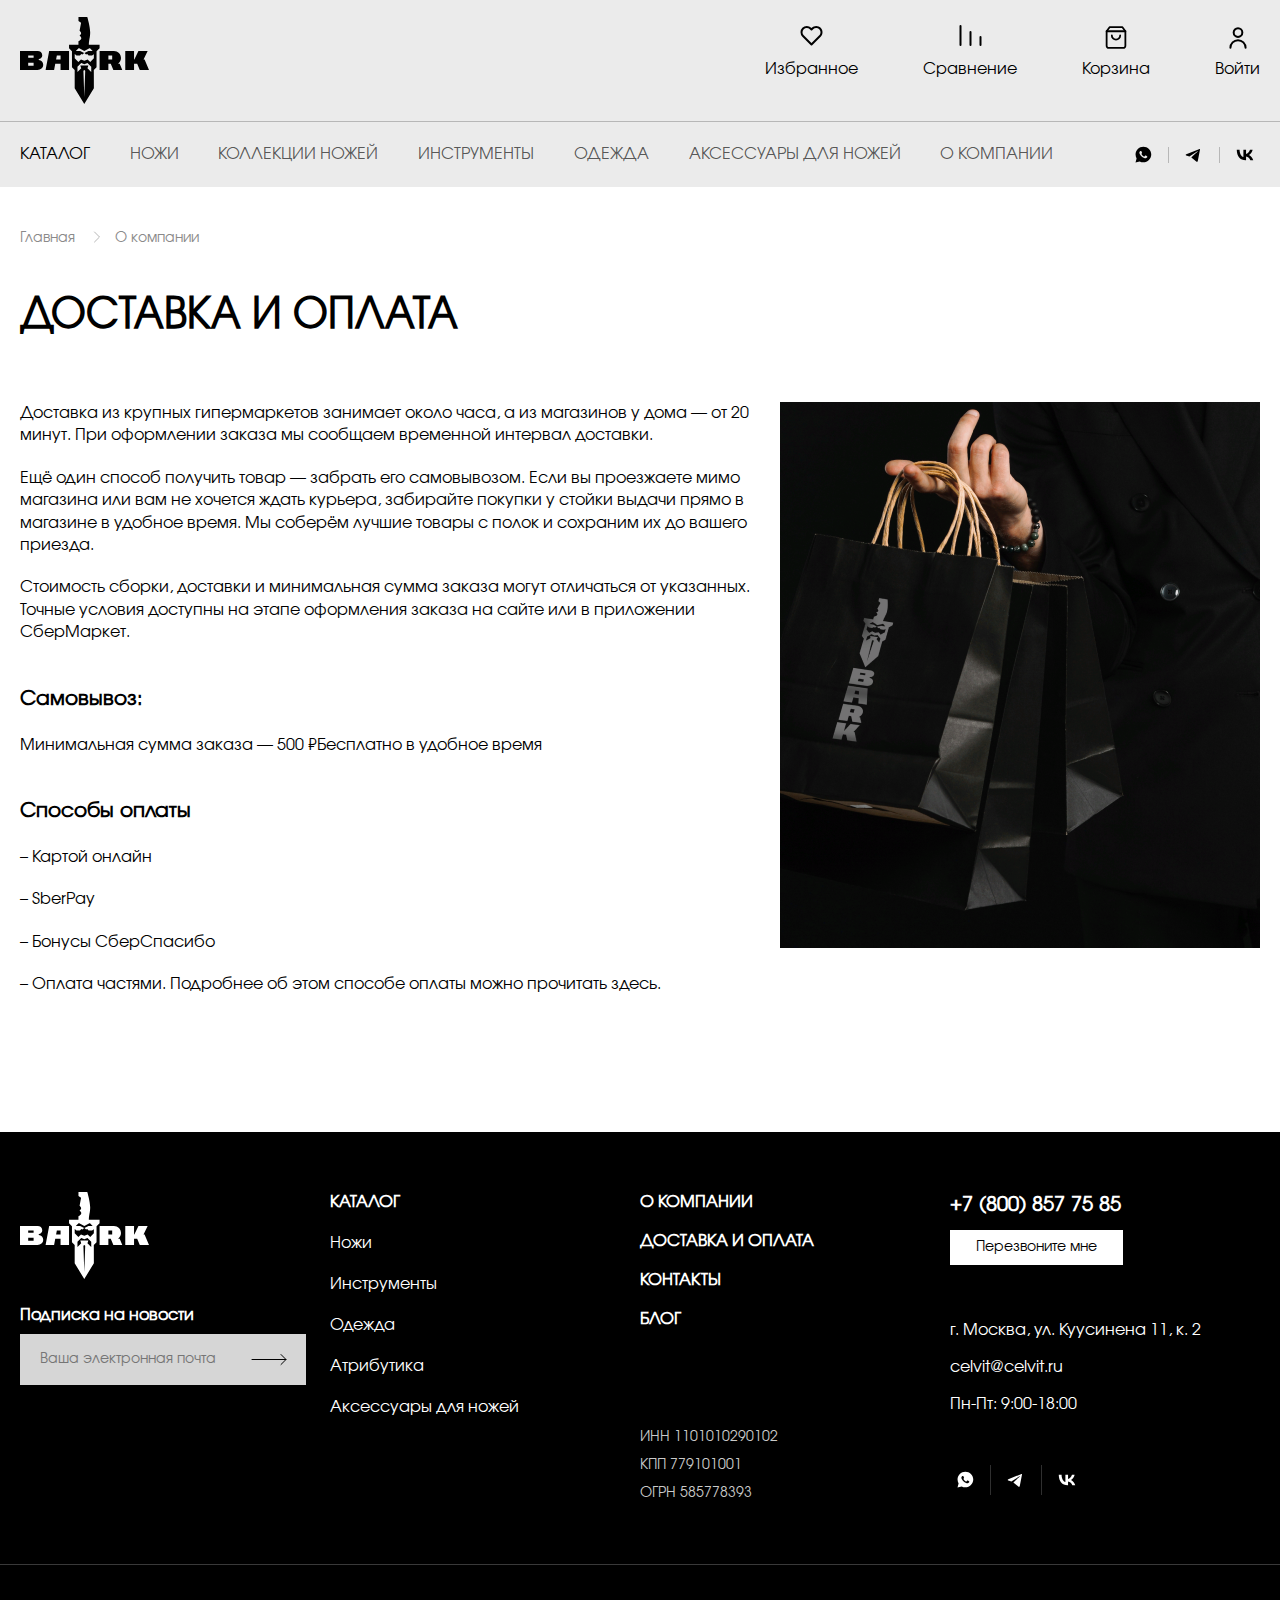
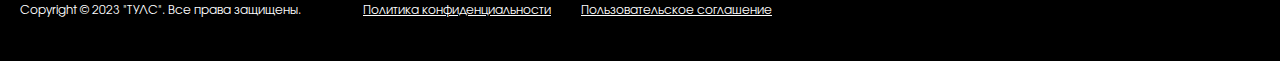
<file: dilivery.html>
<!DOCTYPE html>
<html lang="en">

<head>
    <meta charset="UTF-8">
    <meta name="viewport" content="width=device-width, initial-scale=1.0">
    <title>Document</title>
    <link href="./css/bootstrap.min.css" rel="stylesheet">
    <link rel="stylesheet" href="./css/owl.carousel.min.css">  
    <link rel="stylesheet" href="./css/style.css">
    <link rel="stylesheet" href="./css/adaptive.css">
</head>

<body>
    <header>
        <div class="header-wrapper">
            <div class="header-wrapper__top d-flex align-items-center">
                <div class="container">
                    <div class="row">

                        <div class="col-xl-3 col-5 header-wrapper_top--logo">
                            <a href="./index.html">
                                <svg xmlns="http://www.w3.org/2000/svg" width="129" height="87" viewBox="0 0 129 87"
                                    fill="none">
                                    <g clip-path="url(#clip0_104_3150)">
                                        <path
                                            d="M18.7781 43.0073V42.0491C20.8676 41.8027 22.2698 40.2697 22.2698 38.1892C22.2698 35.6158 20.0978 34.0828 17.7059 34.0828L0 34.0554V52.9447H17.5684C20.5652 52.9447 23.2046 51.001 23.2046 47.8254C23.2046 45.2247 21.445 43.2537 18.7781 43.0073ZM13.5818 48.8383H8.1931V45.827H13.6093V48.8383H13.5818ZM13.5818 40.7625H8.1931V38.545H13.6093V40.7625H13.5818Z"
                                            fill="#010101" />
                                        <path
                                            d="M25.5965 52.9447H34.0921L35.2468 46.8399H40.5531V52.9447H49.0486V34.0554H29.1707L25.5965 52.9447ZM36.8414 38.545H40.5806V42.5693H36.0991L36.8414 38.545Z"
                                            fill="#010101" />
                                        <path
                                            d="M98.0972 46.8125C99.8293 45.5258 100.984 43.4453 100.984 41.0909C100.984 37.2036 97.9047 34.028 93.8907 34.028H79.594V52.9173H88.3645V46.8125H90.7564L93.3683 52.9173H102.276L99.6643 46.7851H98.0972V46.8125ZM92.1861 42.5966H88.3919V38.5724H92.1861V42.5966Z"
                                            fill="#010101" />
                                        <path
                                            d="M124.574 42.5966H123.529L127.653 34.0554H118.442L114.346 42.5966H114.043V34.0554H105.273V52.9447H114.043V46.8399H117.178L119.79 52.9447H129L124.574 42.5966Z"
                                            fill="#010101" />
                                        <path
                                            d="M64.3075 35.1778V35.1504L64.2525 35.1778C64.3075 35.1504 64.3075 35.1778 64.3075 35.1778Z"
                                            fill="#010101" />
                                        <path
                                            d="M79.594 27.759H69.0364H68.844C68.954 22.7766 70.1912 20.5318 70.1912 15.303C70.1912 9.85526 67.3043 0 67.3043 0H58.4789V3.99685L61.0908 5.77627L59.5786 13.7426L60.4859 14.646C61.3657 15.4947 61.3382 16.8908 60.4584 17.7121C60.211 17.9585 59.9086 18.1775 59.5786 18.4239L60.7059 19.6284C61.4482 20.4223 61.5032 21.6542 60.7609 22.4755C60.2385 23.0503 59.4962 23.7074 58.4514 24.2275V27.7316H49.0486V31.3452L51.9629 34.247V50.2071L54.6848 52.9172V71.3137L64.28 86.9726L73.8753 71.3137L73.8203 52.9172L76.5422 50.2071V34.3291L79.5665 31.3178V27.759H79.594ZM67.6893 42.4871L64.335 43.8011L60.9808 42.4871L58.3964 45.0057L54.7123 41.3647V37.1215L56.5268 38.4355H59.9361L61.3657 37.012L62.5479 37.5047L64.1151 35.9443L60.1285 34.0554H55.8395L58.5339 31.3726H59.2762L64.335 33.9733L69.3939 31.3726H69.9987L72.6931 34.0554H68.4591L64.4725 35.9443L66.0396 37.5047L67.2219 37.012L68.6515 38.4355H72.0607L73.8478 37.1488V41.3647L70.2187 44.9783L67.6893 42.4871ZM64.3075 79.9918L63.4003 53.848L64.3075 52.9446L65.2148 53.848L64.3075 79.9918ZM71.2084 54.9978L67.4418 51.1652L68.3766 48.5919H64.335H60.2935L61.2283 51.1652L57.4616 54.9978V49.8512L61.2557 46.1007L64.3625 47.3326L67.4418 46.1007L71.2359 49.8512V54.9978H71.2084Z"
                                            fill="#010101" />
                                    </g>
                                    <defs>
                                        <clipPath id="clip0_104_3150">
                                            <rect width="129" height="87" fill="white" />
                                        </clipPath>
                                    </defs>
                                </svg>
                            </a>
                        </div>

                        <div
                            class="header-wrapper__top--nav col-xl-9 col-7 d-flex align-items-center justify-content-end">
                            <ul class="list-group-flush d-flex" id="header-top-nav__list">
                                <li class="list-group-item d-flex flex-column align-items-center">
                                    <a href="./favourites.html" class="nav-link">
                                        <div class="header-top-list__icon">
                                            <svg xmlns="http://www.w3.org/2000/svg" width="23" height="20"
                                                viewBox="0 0 23 20" fill="none">
                                                <path
                                                    d="M19.9578 2.54219C19.4691 2.05327 18.8889 1.66542 18.2503 1.40081C17.6117 1.1362 16.9272 1 16.2359 1C15.5446 1 14.8601 1.1362 14.2215 1.40081C13.5829 1.66542 13.0026 2.05327 12.5139 2.54219L11.4997 3.55639L10.4855 2.54219C9.49842 1.55507 8.1596 1.00051 6.76361 1.00051C5.36761 1.00051 4.02879 1.55507 3.04168 2.54219C2.05456 3.52931 1.5 4.86812 1.5 6.26412C1.5 7.66012 2.05456 8.99894 3.04168 9.98605L11.4997 18.4441L19.9578 9.98605C20.4467 9.49736 20.8346 8.91714 21.0992 8.27851C21.3638 7.63989 21.5 6.95539 21.5 6.26412C21.5 5.57285 21.3638 4.88835 21.0992 4.24973C20.8346 3.6111 20.4467 3.03088 19.9578 2.54219Z"
                                                    stroke="black" stroke-width="2" stroke-linecap="round"
                                                    stroke-linejoin="round" />
                                            </svg>
                                        </div>
                                    </a>
                                    <div class="header-top-list__link d-none d-xl-block">Избранное</div>
                                </li>
                                <li class="list-group-item d-flex flex-column align-items-center">
                                    <a href="./compare.html" class="nav-link">
                                        <div class="header-top-list__icon"><svg xmlns="http://www.w3.org/2000/svg"
                                                width="23" height="21" viewBox="0 0 23 21" fill="none">
                                                <path d="M1.5 1L1.5 20M11.5 7L11.5 20M21.5 12V20" stroke="black"
                                                    stroke-width="2" stroke-linecap="round" />
                                            </svg>
                                        </div>
                                    </a>
                                    <div class="header-top-list__link d-none d-xl-block">Сравнение</div>
                                </li>
                                <li class="list-group-item d-flex flex-column align-items-center">
                                    <a href="#" class="nav-link">
                                        <div class="header-top-list__icon"><svg xmlns="http://www.w3.org/2000/svg"
                                                width="26" height="25" viewBox="0 0 26 25" fill="none">
                                                <path
                                                    d="M6.75 2.08331L3.625 6.24998V20.8333C3.625 21.3858 3.84449 21.9158 4.23519 22.3065C4.62589 22.6972 5.1558 22.9166 5.70833 22.9166H20.2917C20.8442 22.9166 21.3741 22.6972 21.7648 22.3065C22.1555 21.9158 22.375 21.3858 22.375 20.8333V6.24998L19.25 2.08331H6.75Z"
                                                    stroke="black" stroke-width="1.8" stroke-linecap="round"
                                                    stroke-linejoin="round" />
                                                <path d="M3.625 6.25H22.375" stroke="black" stroke-width="1.8"
                                                    stroke-linecap="round" stroke-linejoin="round" />
                                                <path
                                                    d="M17.1666 10.4167C17.1666 11.5218 16.7277 12.5816 15.9463 13.363C15.1649 14.1444 14.105 14.5834 13 14.5834C11.8949 14.5834 10.8351 14.1444 10.0537 13.363C9.2723 12.5816 8.83331 11.5218 8.83331 10.4167"
                                                    stroke="black" stroke-width="1.8" stroke-linecap="round"
                                                    stroke-linejoin="round" />
                                            </svg>
                                        </div>
                                    </a>
                                    <div class="header-top-list__link d-none d-xl-block">Корзина</div>
                                </li>
                                <li class="list-group-item d-flex flex-column align-items-center">
                                    <a href="#" class="nav-link">
                                        <div class="header-top-list__icon"><svg xmlns="http://www.w3.org/2000/svg"
                                                width="26" height="26" viewBox="0 0 26 26" fill="none">
                                                <path
                                                    d="M5.41663 22.75C5.41663 18.5618 8.8118 15.1667 13 15.1667C17.1881 15.1667 20.5833 18.5618 20.5833 22.75M17.3333 7.58333C17.3333 9.97657 15.3932 11.9167 13 11.9167C10.6067 11.9167 8.66663 9.97657 8.66663 7.58333C8.66663 5.1901 10.6067 3.25 13 3.25C15.3932 3.25 17.3333 5.1901 17.3333 7.58333Z"
                                                    stroke="black" stroke-width="2" stroke-linecap="round"
                                                    stroke-linejoin="round" />
                                            </svg>
                                        </div>
                                    </a>
                                    <div class="header-top-list__link d-none d-xl-block">Войти</div>
                                </li>
                            </ul>
                        </div>
                    </div>
                </div>
            </div>
            <div class="header-wrapper__bottom">
                <div class="container">
                    <div class="row header-nav__wrapper flex-xl-row flex-row-reverse">
                        <div
                            class="col-xl-10 col-6 d-xl-flex d-none align-items-center justify-content-xl-start justify-content-end">
                            <nav class="navbar navbar-expand-lg d-xl-flex d-none">
                                <div class="container-fluid p-0">
                                    <button class="navbar-toggler" type="button" data-bs-toggle="collapse"
                                        data-bs-target="#navbarNavAltMarkup" aria-controls="navbarNavAltMarkup"
                                        aria-expanded="false" aria-label="Переключатель навигации">
                                        <span class="navbar-toggler-icon"></span>
                                    </button>
                                    <div class="collapse navbar-collapse d-flex text-uppercase" id="navbarNavAltMarkup">
                                        <!--header menu-->

                                        <ul class="navbar-nav list-group-flush" id="header-nav__wrapper--menu">
                                            <li class="list-group-flush d-flex align-items-center ">
                                                <a class="nav-link active" aria-current="page"
                                                    href="./category-product.html">Каталог</a>
                                            </li>
                                            <li
                                                class="list-group-item parent-menu nav-link-level1 d-flex align-items-center">
                                                <a class="nav-link position-relative" href="#">ножи</a>
                                                <ul class="list-group-flush sub-menu-list">
                                                    <li class="list-group-item"><a class="nav-link"
                                                            href="#">Тактические</a></li>
                                                    <li class="list-group-item"><a class="nav-link" href="#">Скрытого
                                                            ношения</a></li>
                                                    <li class="list-group-item"><a class="nav-link"
                                                            href="#">Туристические</a></li>
                                                    <li class="list-group-item"><a class="nav-link" href="#">Ножи на
                                                            каждый день EDC</a></li>
                                                    <li class="list-group-item"><a class="nav-link" href="#">Ножи для
                                                            выживания</a></li>
                                                    <li class="list-group-item"><a class="nav-link"
                                                            href="#">Исторические</a></li>
                                                </ul>
                                            </li>
                                            <li
                                                class="list-group-item parent-menu nav-link-level1 d-flex align-items-center">
                                                <a class="nav-link d-flex  align-items-center" href="#">коллекции
                                                    ножей</a>
                                                <div class="sub-mega-menu">

                                                    <div class="sub-mega-menu__card">
                                                        <img class="sub-mega-menu__card_img"
                                                            src="./img/rectangle-178.png" />
                                                        <div class="sub-mega-menu__card_title">SOF SERIES</div>
                                                        <ul class="sub-mega-menu__card__ul list-group-flush">
                                                            <li class="list-group-item sub-mega-menu__ul--li">
                                                                <a href="#" class="nav-link">Название раздела 1</a>
                                                            </li>
                                                            <li class="list-group-item sub-mega-menu__ul--li">
                                                                <a href="#" class="nav-link">Название раздела 2</a>
                                                            </li>
                                                            <li class="list-group-item sub-mega-menu__ul--li">
                                                                <a href="#" class="nav-link">Название раздела 3</a>
                                                            </li>
                                                            <li class="list-group-item sub-mega-menu__ul--li">
                                                                <a href="#" class="nav-link">Название раздела 4</a>
                                                            </li>
                                                            <li class="list-group-item sub-mega-menu__ul--li">
                                                                <a href="#" class="nav-link">Название раздела 5</a>
                                                            </li>
                                                            <li class="list-group-item sub-mega-menu__ul--li">
                                                                <a href="#" class="nav-link">Название раздела 6</a>
                                                            </li>
                                                        </ul>
                                                    </div>

                                                    <div class="sub-mega-menu__card">
                                                        <img class="sub-mega-menu__card_img"
                                                            src="./img/rectangle-178.png" />
                                                        <div class="sub-mega-menu__card_title">SOF SERIES</div>
                                                        <ul class="sub-mega-menu__card__ul list-group-flush">
                                                            <li class="list-group-item sub-mega-menu__ul--li">
                                                                <a href="#" class="nav-link">Название раздела 1</a>
                                                            </li>
                                                            <li class="list-group-item sub-mega-menu__ul--li">
                                                                <a href="#" class="nav-link">Название раздела 2</a>
                                                            </li>
                                                            <li class="list-group-item sub-mega-menu__ul--li">
                                                                <a href="#" class="nav-link">Название раздела 3</a>
                                                            </li>
                                                            <li class="list-group-item sub-mega-menu__ul--li">
                                                                <a href="#" class="nav-link">Название раздела 4</a>
                                                            </li>
                                                            <li class="list-group-item sub-mega-menu__ul--li">
                                                                <a href="#" class="nav-link">Название раздела 5</a>
                                                            </li>
                                                            <li class="list-group-item sub-mega-menu__ul--li">
                                                                <a href="#" class="nav-link">Название раздела 6</a>
                                                            </li>
                                                        </ul>
                                                    </div>

                                                    <div class="sub-mega-menu__card">
                                                        <img class="sub-mega-menu__card_img"
                                                            src="./img/rectangle-178.png" />
                                                        <div class="sub-mega-menu__card_title">SOF SERIES</div>
                                                        <ul class="sub-mega-menu__card__ul list-group-flush">
                                                            <li class="list-group-item sub-mega-menu__ul--li">
                                                                <a href="#" class="nav-link">Название раздела 1</a>
                                                            </li>
                                                            <li class="list-group-item sub-mega-menu__ul--li">
                                                                <a href="#" class="nav-link">Название раздела 2</a>
                                                            </li>
                                                            <li class="list-group-item sub-mega-menu__ul--li">
                                                                <a href="#" class="nav-link">Название раздела 3</a>
                                                            </li>
                                                            <li class="list-group-item sub-mega-menu__ul--li">
                                                                <a href="#" class="nav-link">Название раздела 4</a>
                                                            </li>
                                                            <li class="list-group-item sub-mega-menu__ul--li">
                                                                <a href="#" class="nav-link">Название раздела 5</a>
                                                            </li>
                                                            <li class="list-group-item sub-mega-menu__ul--li">
                                                                <a href="#" class="nav-link">Название раздела 6</a>
                                                            </li>
                                                        </ul>
                                                    </div>

                                                    <div class="sub-mega-menu__card">
                                                        <img class="sub-mega-menu__card_img"
                                                            src="./img/rectangle-178.png" />
                                                        <div class="sub-mega-menu__card_title">SOF SERIES</div>
                                                        <ul class="sub-mega-menu__card__ul list-group-flush">
                                                            <li class="list-group-item sub-mega-menu__ul--li">
                                                                <a href="#" class="nav-link">Название раздела 1</a>
                                                            </li>
                                                            <li class="list-group-item sub-mega-menu__ul--li">
                                                                <a href="#" class="nav-link">Название раздела 2</a>
                                                            </li>
                                                            <li class="list-group-item sub-mega-menu__ul--li">
                                                                <a href="#" class="nav-link">Название раздела 3</a>
                                                            </li>
                                                            <li class="list-group-item sub-mega-menu__ul--li">
                                                                <a href="#" class="nav-link">Название раздела 4</a>
                                                            </li>
                                                            <li class="list-group-item sub-mega-menu__ul--li">
                                                                <a href="#" class="nav-link">Название раздела 5</a>
                                                            </li>
                                                            <li class="list-group-item sub-mega-menu__ul--li">
                                                                <a href="#" class="nav-link">Название раздела 6</a>
                                                            </li>
                                                        </ul>
                                                    </div>

                                                    <div class="sub-mega-menu__card">
                                                        <img class="sub-mega-menu__card_img"
                                                            src="./img/rectangle-178.png" />
                                                        <div class="sub-mega-menu__card_title">SOF SERIES</div>
                                                        <ul class="sub-mega-menu__card__ul list-group-flush">
                                                            <li class="list-group-item sub-mega-menu__ul--li">
                                                                <a href="#" class="nav-link">Название раздела 1</a>
                                                            </li>
                                                            <li class="list-group-item sub-mega-menu__ul--li">
                                                                <a href="#" class="nav-link">Название раздела 2</a>
                                                            </li>
                                                            <li class="list-group-item sub-mega-menu__ul--li">
                                                                <a href="#" class="nav-link">Название раздела 3</a>
                                                            </li>
                                                            <li class="list-group-item sub-mega-menu__ul--li">
                                                                <a href="#" class="nav-link">Название раздела 4</a>
                                                            </li>
                                                            <li class="list-group-item sub-mega-menu__ul--li">
                                                                <a href="#" class="nav-link">Название раздела 5</a>
                                                            </li>
                                                            <li class="list-group-item sub-mega-menu__ul--li">
                                                                <a href="#" class="nav-link">Название раздела 6</a>
                                                            </li>
                                                        </ul>
                                                    </div>

                                                </div>

                                            </li>
                                            <li class="list-group-item d-flex align-items-center ">
                                                <a class="nav-link" href="#">инструменты</a>
                                            </li>
                                            <li class="list-group-item d-flex align-items-center ">
                                                <a class="nav-link" href="#">одежда</a>
                                            </li>
                                            <li class="list-group-item d-flex align-items-center ">
                                                <a class="nav-link" href="#">аксессуары для ножей</a>
                                            </li>
                                            <li class="list-group-item d-flex align-items-center ">
                                                <a class="nav-link" href="./about.html">О компании</a>
                                            </li>
                                        </ul>
                                    </div>

                                    <!--end header menu-->

                                </div>
                        </div>
                        </nav>
                        <div class="d-flex d-xl-none col-6 justify-content-end">
                            <button class="btn btn-mobile-menu" type="button" data-bs-toggle="offcanvas"
                                data-bs-target="#offcanvasRight" aria-controls="offcanvasRight">
                                <span>Меню</span>
                                <svg xmlns="http://www.w3.org/2000/svg" width="24" height="24" viewBox="0 0 24 24"
                                    fill="none">
                                    <path
                                        d="M12 7C12.3956 7 12.7822 6.8827 13.1111 6.66294C13.44 6.44318 13.6964 6.13082 13.8478 5.76537C13.9991 5.39992 14.0387 4.99778 13.9616 4.60982C13.8844 4.22186 13.6939 3.86549 13.4142 3.58579C13.1345 3.30608 12.7781 3.1156 12.3902 3.03843C12.0022 2.96126 11.6001 3.00087 11.2346 3.15224C10.8692 3.30362 10.5568 3.55996 10.3371 3.88886C10.1173 4.21776 10 4.60444 10 5C10 5.53043 10.2107 6.03914 10.5858 6.41421C10.9609 6.78929 11.4696 7 12 7ZM12 17C11.6044 17 11.2178 17.1173 10.8889 17.3371C10.56 17.5568 10.3036 17.8692 10.1522 18.2346C10.0009 18.6001 9.96126 19.0022 10.0384 19.3902C10.1156 19.7781 10.3061 20.1345 10.5858 20.4142C10.8655 20.6939 11.2219 20.8844 11.6098 20.9616C11.9978 21.0387 12.3999 20.9991 12.7654 20.8478C13.1308 20.6964 13.4432 20.44 13.6629 20.1111C13.8827 19.7822 14 19.3956 14 19C14 18.4696 13.7893 17.9609 13.4142 17.5858C13.0391 17.2107 12.5304 17 12 17ZM12 10C11.6044 10 11.2178 10.1173 10.8889 10.3371C10.56 10.5568 10.3036 10.8692 10.1522 11.2346C10.0009 11.6001 9.96126 12.0022 10.0384 12.3902C10.1156 12.7781 10.3061 13.1345 10.5858 13.4142C10.8655 13.6939 11.2219 13.8844 11.6098 13.9616C11.9978 14.0387 12.3999 13.9991 12.7654 13.8478C13.1308 13.6964 13.4432 13.44 13.6629 13.1111C13.8827 12.7822 14 12.3956 14 12C14 11.4696 13.7893 10.9609 13.4142 10.5858C13.0391 10.2107 12.5304 10 12 10Z"
                                        fill="#111111" />
                                </svg>
                            </button>

                            <div class="offcanvas offcanvas-end" tabindex="-1" id="offcanvasRight"
                                aria-labelledby="offcanvasRightLabel">
                                <div class="offcanvas-header">
                                    <h5 class="offcanvas-title" id="offcanvasRightLabel">Меню</h5>
                                    <button type="button" class="btn-close" data-bs-dismiss="offcanvas"
                                        aria-label="Закрыть"></button>
                                </div>
                                <div class="offcanvas-body">
                                    <div class="container-fluid p-0">
                                        <button class="navbar-toggler" type="button" data-bs-toggle="collapse"
                                            data-bs-target="#navbarNavAltMarkup" aria-controls="navbarNavAltMarkup"
                                            aria-expanded="false" aria-label="Переключатель навигации">
                                            <span class="navbar-toggler-icon"></span>
                                        </button>
                                        <div class="collapse navbar-collapse d-flex text-uppercase"
                                            id="navbarNavAltMarkup">
                                            <ul class="navbar-nav list-group-flush" id="header-nav__wrapper--menu">
                                                <li class="list-group-item align-items-center">
                                                    <a class="nav-link d-flex active" aria-current="page"
                                                        href="./category-product.html">Каталог</a>
                                                </li>

                                                <li class="list-group-item align-items-center parent-menu nav-link-level1"
                                                    id="sub-menu-list">
                                                    <a class="nav-link  d-flex  align-items-center justify-content-between position-relative"
                                                        href="#">
                                                        <span>ножи</span>
                                                        <svg xmlns="http://www.w3.org/2000/svg" width="26" height="26"
                                                            viewBox="0 0 26 26" fill="none">
                                                            <path d="M9.6001 19.2L16.0001 12.8L9.6001 6.39999"
                                                                stroke="black" stroke-width="2" stroke-linecap="round"
                                                                stroke-linejoin="round" />
                                                        </svg>
                                                    </a>
                                                    <ul class="list-group-flush sub-menu-list" style="display: none;">
                                                        <li class="list-group-item"><a class="nav-link"
                                                                href="#">Тактические</a></li>
                                                        <li class="list-group-item"><a class="nav-link"
                                                                href="#">Скрытого
                                                                ношения</a></li>
                                                        <li class="list-group-item"><a class="nav-link"
                                                                href="#">Туристические</a></li>
                                                        <li class="list-group-item"><a class="nav-link" href="#">Ножи на
                                                                каждый день EDC</a></li>
                                                        <li class="list-group-item"><a class="nav-link" href="#">Ножи
                                                                для
                                                                выживания</a></li>
                                                        <li class="list-group-item"><a class="nav-link"
                                                                href="#">Исторические</a></li>
                                                    </ul>
                                                </li>
                                                <li class="list-group-item align-items-center parent-menu nav-link-level1"
                                                    id="sub-mega-menu">
                                                    <a class="nav-link d-flex  align-items-center justify-content-between position-relative"
                                                        href="#">
                                                        <span>коллекции ножей</span>
                                                        <svg xmlns="http://www.w3.org/2000/svg" width="26" height="26"
                                                            viewBox="0 0 26 26" fill="none">
                                                            <path d="M9.6001 19.2L16.0001 12.8L9.6001 6.39999"
                                                                stroke="black" stroke-width="2" stroke-linecap="round"
                                                                stroke-linejoin="round" />
                                                        </svg>
                                                    </a>
                                                    <div class="sub-mega-menu" style="display: none;">

                                                        <div class="sub-mega-menu__card">
                                                            <img class="sub-mega-menu__card_img"
                                                                src="./img/rectangle-178.png" />
                                                            <div class="sub-mega-menu__card_title">SOF SERIES</div>
                                                            <ul class="list-group-flush sub-mega-menu__card__ul">
                                                                <li class="list-group-item sub-mega-menu__ul--li">
                                                                    <a href="#" class="nav-link">Название раздела 1</a>
                                                                </li>
                                                                <li class="list-group-item sub-mega-menu__ul--li">
                                                                    <a href="#" class="nav-link">Название раздела 2</a>
                                                                </li>
                                                                <li class="list-group-item sub-mega-menu__ul--li">
                                                                    <a href="#" class="nav-link">Название раздела 3</a>
                                                                </li>
                                                                <li class="list-group-item sub-mega-menu__ul--li">
                                                                    <a href="#" class="nav-link">Название раздела 4</a>
                                                                </li>
                                                                <li class="list-group-item sub-mega-menu__ul--li">
                                                                    <a href="#" class="nav-link">Название раздела 5</a>
                                                                </li>
                                                                <li class="list-group-item sub-mega-menu__ul--li">
                                                                    <a href="#" class="nav-link">Название раздела 6</a>
                                                                </li>
                                                            </ul>
                                                        </div>

                                                        <div class="sub-mega-menu__card">
                                                            <img class="sub-mega-menu__card_img"
                                                                src="./img/rectangle-178.png" />
                                                            <div class="sub-mega-menu__card_title">SOF SERIES</div>
                                                            <ul class="list-group-flush sub-mega-menu__card__ul">
                                                                <li class="list-group-item sub-mega-menu__ul--li">
                                                                    <a href="#" class="nav-link">Название раздела 1</a>
                                                                </li>
                                                                <li class="list-group-item sub-mega-menu__ul--li">
                                                                    <a href="#" class="nav-link">Название раздела 2</a>
                                                                </li>
                                                                <li class="list-group-item sub-mega-menu__ul--li">
                                                                    <a href="#" class="nav-link">Название раздела 3</a>
                                                                </li>
                                                                <li class="list-group-item sub-mega-menu__ul--li">
                                                                    <a href="#" class="nav-link">Название раздела 4</a>
                                                                </li>
                                                                <li class="list-group-item sub-mega-menu__ul--li">
                                                                    <a href="#" class="nav-link">Название раздела 5</a>
                                                                </li>
                                                                <li class="list-group-item sub-mega-menu__ul--li">
                                                                    <a href="#" class="nav-link">Название раздела 6</a>
                                                                </li>
                                                            </ul>
                                                        </div>

                                                        <div class="sub-mega-menu__card">
                                                            <img class="sub-mega-menu__card_img"
                                                                src="./img/rectangle-178.png" />
                                                            <div class="sub-mega-menu__card_title">SOF SERIES</div>
                                                            <ul class="list-group-flush sub-mega-menu__card__ul">
                                                                <li class="list-group-item sub-mega-menu__ul--li">
                                                                    <a href="#" class="nav-link">Название раздела 1</a>
                                                                </li>
                                                                <li class="list-group-item sub-mega-menu__ul--li">
                                                                    <a href="#" class="nav-link">Название раздела 2</a>
                                                                </li>
                                                                <li class="list-group-item sub-mega-menu__ul--li">
                                                                    <a href="#" class="nav-link">Название раздела 3</a>
                                                                </li>
                                                                <li class="list-group-item sub-mega-menu__ul--li">
                                                                    <a href="#" class="nav-link">Название раздела 4</a>
                                                                </li>
                                                                <li class="list-group-item sub-mega-menu__ul--li">
                                                                    <a href="#" class="nav-link">Название раздела 5</a>
                                                                </li>
                                                                <li class="list-group-item sub-mega-menu__ul--li">
                                                                    <a href="#" class="nav-link">Название раздела 6</a>
                                                                </li>
                                                            </ul>
                                                        </div>

                                                        <div class="sub-mega-menu__card">
                                                            <img class="sub-mega-menu__card_img"
                                                                src="./img/rectangle-178.png" />
                                                            <div class="sub-mega-menu__card_title">SOF SERIES</div>
                                                            <ul class="list-group-flush sub-mega-menu__card__ul">
                                                                <li class="list-group-item sub-mega-menu__ul--li">
                                                                    <a href="#" class="nav-link">Название раздела 1</a>
                                                                </li>
                                                                <li class="list-group-item sub-mega-menu__ul--li">
                                                                    <a href="#" class="nav-link">Название раздела 2</a>
                                                                </li>
                                                                <li class="list-group-item sub-mega-menu__ul--li">
                                                                    <a href="#" class="nav-link">Название раздела 3</a>
                                                                </li>
                                                                <li class="list-group-item sub-mega-menu__ul--li">
                                                                    <a href="#" class="nav-link">Название раздела 4</a>
                                                                </li>
                                                                <li class="list-group-item sub-mega-menu__ul--li">
                                                                    <a href="#" class="nav-link">Название раздела 5</a>
                                                                </li>
                                                                <li class="list-group-item sub-mega-menu__ul--li">
                                                                    <a href="#" class="nav-link">Название раздела 6</a>
                                                                </li>
                                                            </ul>
                                                        </div>

                                                        <div class="sub-mega-menu__card">
                                                            <img class="sub-mega-menu__card_img"
                                                                src="./img/rectangle-178.png" />
                                                            <div class="sub-mega-menu__card_title">SOF SERIES</div>
                                                            <ul class="list-group-flush sub-mega-menu__card__ul">
                                                                <li class="list-group-item sub-mega-menu__ul--li">
                                                                    <a href="#" class="nav-link">Название раздела 1</a>
                                                                </li>
                                                                <li class="list-group-item sub-mega-menu__ul--li">
                                                                    <a href="#" class="nav-link">Название раздела 2</a>
                                                                </li>
                                                                <li class="list-group-item sub-mega-menu__ul--li">
                                                                    <a href="#" class="nav-link">Название раздела 3</a>
                                                                </li>
                                                                <li class="list-group-item sub-mega-menu__ul--li">
                                                                    <a href="#" class="nav-link">Название раздела 4</a>
                                                                </li>
                                                                <li class="list-group-item sub-mega-menu__ul--li">
                                                                    <a href="#" class="nav-link">Название раздела 5</a>
                                                                </li>
                                                                <li class="list-group-item sub-mega-menu__ul--li">
                                                                    <a href="#" class="nav-link">Название раздела 6</a>
                                                                </li>
                                                            </ul>
                                                        </div>

                                                    </div>

                                                </li>
                                                <li class="list-group-item align-items-center">
                                                    <a class="nav-link" href="#">инструменты</a>
                                                </li>
                                                <li class="list-group-item align-items-center">
                                                    <a class="nav-link" href="#">одежда</a>
                                                </li>
                                                <li class="list-group-item align-items-center">
                                                    <a class="nav-link" href="#">аксессуары для
                                                        ножей</a>
                                                </li>
                                                <li class="list-group-item align-items-center">
                                                    <a class="nav-link" href="./about.html">О компании</a>
                                                </li>
                                                <li class="list-group-item align-items-center">
                                                    <a class="nav-link" href="./blog.html">Блог</a>
                                                </li>
                                                <li class="list-group-item align-items-center">
                                                    <a class="nav-link" href="./dilivery.html">Доставка и оплата</a>
                                                </li>
                                                <li class="list-group-item align-items-center">
                                                    <a class="nav-link" href="./contacts.html">Контакты</a>
                                                </li>
                                            </ul>
                                        </div>
                                    </div>
                                </div>
                            </div>
                        </div>
                        <div class="col-xl-2 col-6 d-flex justify-content-xl-end justify-content-start">
                            <div class="d-flex h-100 align-items-center" id="header-wrapper__bottom--social">
                                <a href="#" class="nav-link">
                                    <svg xmlns="http://www.w3.org/2000/svg" width="30" height="30" viewBox="0 0 30 30"
                                        fill="none">
                                        <path
                                            d="M20.9451 9.04687C19.4634 7.57031 17.4878 6.75 15.4024 6.75C11.0671 6.75 7.55488 10.25 7.55488 14.5703C7.55488 15.9375 7.93902 17.3047 8.59756 18.4531L7.5 22.5L11.6707 21.4062C12.8232 22.0078 14.0854 22.3359 15.4024 22.3359C19.7378 22.3359 23.25 18.8359 23.25 14.5156C23.1951 12.4922 22.4268 10.5234 20.9451 9.04687ZM19.189 17.3594C19.0244 17.7969 18.2561 18.2344 17.872 18.2891C17.5427 18.3437 17.1037 18.3438 16.6646 18.2344C16.3902 18.125 16.0061 18.0156 15.5671 17.7969C13.5915 16.9766 12.3293 15.0078 12.2195 14.8438C12.1098 14.7344 11.3963 13.8047 11.3963 12.8203C11.3963 11.8359 11.8902 11.3984 12.0549 11.1797C12.2195 10.9609 12.439 10.9609 12.6037 10.9609C12.7134 10.9609 12.878 10.9609 12.9878 10.9609C13.0976 10.9609 13.2622 10.9062 13.4268 11.2891C13.5915 11.6719 13.9756 12.6562 14.0305 12.7109C14.0854 12.8203 14.0854 12.9297 14.0305 13.0391C13.9756 13.1484 13.9207 13.2578 13.811 13.3672C13.7012 13.4766 13.5915 13.6406 13.5366 13.6953C13.4268 13.8047 13.3171 13.9141 13.4268 14.0781C13.5366 14.2969 13.9207 14.8984 14.5244 15.4453C15.2927 16.1016 15.8963 16.3203 16.1159 16.4297C16.3354 16.5391 16.4451 16.4844 16.5549 16.375C16.6646 16.2656 17.0488 15.8281 17.1585 15.6094C17.2683 15.3906 17.4329 15.4453 17.5976 15.5C17.7622 15.5547 18.75 16.0469 18.9146 16.1562C19.1341 16.2656 19.2439 16.3203 19.2988 16.375C19.3537 16.5391 19.3537 16.9219 19.189 17.3594Z"
                                            fill="black" />
                                    </svg>
                                </a>
                                <a href="#" class="nav-link">
                                    <svg xmlns="http://www.w3.org/2000/svg" width="30" height="30" viewBox="0 0 30 30"
                                        fill="none">
                                        <path
                                            d="M21 9.45167L18.7459 21.2192C18.7459 21.2192 18.4306 22.0351 17.5642 21.6438L12.3634 17.5144L12.3393 17.5023C13.0418 16.849 18.4893 11.777 18.7274 11.5471C19.0959 11.191 18.8671 10.979 18.4392 11.248L10.3926 16.5397L7.28823 15.4581C7.28823 15.4581 6.79969 15.2781 6.75269 14.8868C6.70508 14.4949 7.30431 14.2829 7.30431 14.2829L19.9599 9.14171C19.9599 9.14171 21 8.66845 21 9.45167Z"
                                            fill="black" />
                                    </svg>
                                </a>
                                <a href="#" class="nav-link">
                                    <svg xmlns="http://www.w3.org/2000/svg" width="30" height="30" viewBox="0 0 30 30"
                                        fill="none">
                                        <path
                                            d="M15.7369 20.25C10.0995 20.25 6.88398 16.3086 6.75 9.75H9.57386C9.66661 14.5638 11.7484 16.6029 13.3974 17.0233V9.75H16.0564V13.9017C17.6847 13.723 19.3955 11.8311 19.9727 9.75H22.6316C22.4142 10.8293 21.9806 11.8512 21.3582 12.7519C20.7358 13.6525 19.9378 14.4125 19.0142 14.9842C20.0452 15.5067 20.9557 16.2461 21.6859 17.1538C22.416 18.0615 22.9491 19.1168 23.25 20.25H20.3231C20.053 19.2657 19.504 18.3846 18.745 17.7171C17.986 17.0496 17.0507 16.6255 16.0564 16.4977V20.25H15.7369Z"
                                            fill="black" />
                                    </svg>
                                </a>
                            </div>
                        </div>
                    </div>
                </div>
            </div>
        </div>
        </div>

    </header>
    <main>
        <div class="container">
            <div class="row">
                <div class="col-12">
                    <nav aria-label="breadcrumb">
                        <div class="breadcrumb d-flex">
                            <div class="breadcrumb-item"><a href="#">Главная</a></div>
                            <div class="breadcrumb-item"><a href="#">О компании</a></div>
                            <!-- <li class="breadcrumb-item active" aria-current="page">Active</li> -->
                        </div>
                       </nav>
                </div>
                <div class="col-12"><h1 class="page-title-h1">Доставка и оплата</h1></div>
            </div>

        </div>
       
        <section class="about-desc">
            <div class="container">
                <div class="row">
                    <div class="col-12 d-flex flex-xl-row flex-column  justify-content-xl-between">
                        <div class="about-desc__text delivery-text">
                            <p>
                                Доставка из крупных гипермаркетов занимает около часа, а из магазинов у дома — от 20 минут. При оформлении заказа мы сообщаем временной интервал доставки.
                            </p>
                            <p>
                                Ещё один способ получить товар — забрать его самовывозом. Если вы проезжаете мимо магазина или вам не хочется ждать курьера, забирайте покупки у стойки выдачи прямо в магазине в удобное время. Мы соберём лучшие товары с полок и сохраним их до вашего приезда.
                            </p>
                            <p>
                                Стоимость сборки, доставки и минимальная сумма заказа могут отличаться от указанных. Точные условия доступны на этапе оформления заказа на сайте или в приложении СберМаркет.
                            </p>
                            <div class="d-flex flex-column delivey-text__block1">
                                <div class="delivey-text__block1--title">Самовывоз:</div>
                                <div class="delivey-text__block1--text">Минимальная сумма заказа — 500 ₽Бесплатно в удобное время</div>
                            </div>
                            <div class="d-flex flex-column delivey-text__block1 delivey-text__block2">
                                <div class="delivey-text__block1--title">Способы оплаты</div>
                                <ul class="list-group-flush delivey-text__block2--list p-0 d-flex flex-column">
                                    <li class="list-group-item">– Картой онлайн</li>
                                    <li class="list-group-item">– SberPay</li>
                                    <li class="list-group-item">– Бонусы СберСпасибо</li>
                                    <li class="list-group-item">– Оплата частями. Подробнее об этом способе оплаты можно прочитать здесь.</li>
                                </ul>
                            </div>
                        </div>
                        <div class="about-desc__img d-flex">
                            <img src="./img/delivery.png" alt="">
                        </div>
                    </div>
                </div>
            </div>
        </section>

    </main>
    <footer>
        <div class="footer-top">
            <div class="container">
                <div class="row">
                    <div class="col footer-top__block1">
                        <div class="footer-top__block1--logo">
                            <a href="./index.html">
                                <svg xmlns="http://www.w3.org/2000/svg" width="129" height="87" viewBox="0 0 129 87"
                                    fill="none">
                                    <g clip-path="url(#clip0_128_10826)">
                                        <path
                                            d="M18.7781 43.007V42.0489C20.8676 41.8025 22.2698 40.2695 22.2698 38.1889C22.2698 35.6156 20.0978 34.0826 17.7059 34.0826L0 34.0552V52.9444H17.5684C20.5652 52.9444 23.2046 51.0007 23.2046 47.8252C23.2046 45.2245 21.445 43.2534 18.7781 43.007ZM13.5818 48.8381H8.1931V45.8267H13.6093V48.8381H13.5818ZM13.5818 40.7622H8.1931V38.5448H13.6093V40.7622H13.5818Z"
                                            fill="white" />
                                        <path
                                            d="M25.5965 52.9444H34.0921L35.2468 46.8396H40.5531V52.9444H49.0486V34.0552H29.1707L25.5965 52.9444ZM36.8414 38.5448H40.5806V42.569H36.0991L36.8414 38.5448Z"
                                            fill="white" />
                                        <path
                                            d="M98.0972 46.8123C99.8293 45.5256 100.984 43.4451 100.984 41.0908C100.984 37.2034 97.9047 34.0278 93.8907 34.0278H79.594V52.9171H88.3645V46.8123H90.7564L93.3683 52.9171H102.276L99.6643 46.7849H98.0972V46.8123ZM92.1861 42.5964H88.3919V38.5722H92.1861V42.5964Z"
                                            fill="white" />
                                        <path
                                            d="M124.574 42.5964H123.529L127.653 34.0552H118.442L114.346 42.5964H114.043V34.0552H105.273V52.9444H114.043V46.8396H117.178L119.79 52.9444H129L124.574 42.5964Z"
                                            fill="white" />
                                        <path
                                            d="M64.3075 35.1778V35.1504L64.2525 35.1778C64.3075 35.1504 64.3075 35.1778 64.3075 35.1778Z"
                                            fill="white" />
                                        <path
                                            d="M79.594 27.759H69.0364H68.844C68.954 22.7766 70.1912 20.5318 70.1912 15.303C70.1912 9.85526 67.3043 0 67.3043 0H58.4789V3.99685L61.0908 5.77627L59.5786 13.7426L60.4859 14.646C61.3657 15.4947 61.3382 16.8908 60.4584 17.7121C60.211 17.9585 59.9086 18.1775 59.5786 18.4239L60.7059 19.6284C61.4482 20.4223 61.5032 21.6542 60.7609 22.4755C60.2385 23.0503 59.4962 23.7074 58.4514 24.2275V27.7316H49.0486V31.3452L51.9629 34.247V50.2071L54.6848 52.9172V71.3137L64.28 86.9726L73.8753 71.3137L73.8203 52.9172L76.5422 50.2071V34.3291L79.5665 31.3178V27.759H79.594ZM67.6893 42.4871L64.335 43.8011L60.9808 42.4871L58.3964 45.0057L54.7123 41.3647V37.1215L56.5268 38.4355H59.9361L61.3657 37.012L62.5479 37.5047L64.1151 35.9443L60.1285 34.0554H55.8395L58.5339 31.3726H59.2762L64.335 33.9733L69.3939 31.3726H69.9987L72.6931 34.0554H68.4591L64.4725 35.9443L66.0396 37.5047L67.2219 37.012L68.6515 38.4355H72.0607L73.8478 37.1488V41.3647L70.2187 44.9783L67.6893 42.4871ZM64.3075 79.9918L63.4003 53.848L64.3075 52.9446L65.2148 53.848L64.3075 79.9918ZM71.2084 54.9978L67.4418 51.1652L68.3766 48.5919H64.335H60.2935L61.2283 51.1652L57.4616 54.9978V49.8512L61.2557 46.1007L64.3625 47.3326L67.4418 46.1007L71.2359 49.8512V54.9978H71.2084Z"
                                            fill="white" />
                                    </g>
                                    <defs>
                                        <clipPath id="clip0_128_10826">
                                            <rect width="129" height="87" fill="white" />
                                        </clipPath>
                                    </defs>
                                </svg>
                            </a>
                        </div>
                        <div class="subscribe-wrapper">
                            <div class="subscribe-wrapper__header">Подписка на новости</div>
                            <form action="/" method="post" class="subscribe-wrapper__form">
                                <input type="text" name="subscribe" class="subscribe-wrapper__form--placholder"
                                    placeholder="Ваша электронная почта">
                                <input type="submit" value="" class="subscribe-wrapper__form--button">
                                <svg class="subscribe-wrapper__form--icon" width="34" height="11" viewBox="0 0 34 11"
                                    fill="none" xmlns="http://www.w3.org/2000/svg">
                                    <path d="M0 5.5L34 5.5" stroke="black" stroke-linecap="round"
                                        stroke-linejoin="round" />
                                    <path d="M29 0.5L34 5.5L29 10.5" stroke="black" stroke-linecap="round"
                                        stroke-linejoin="round" />
                                </svg>
                            </form>
                        </div>

                    </div>
                    <div class="col footer-top__block2 d-xl-flex d-none">
                        <ul class="footer-top__block2_ul p-0 list-group-flush">
                            <li class="list-group-item footer-top__block2_ul--title"><a href="#"
                                    class="nav-link">Каталог</a></li>
                            <li class="list-group-item footer-top__block2_ul--li"><a href="#" class="nav-link">Ножи</a>
                            </li>
                            <li class="list-group-item footer-top__block2_ul--li"><a href="#"
                                    class="nav-link">Инструменты</a></li>
                            <li class="list-group-item footer-top__block2_ul--li"><a href="#"
                                    class="nav-link">Одежда</a></li>
                            <li class="list-group-item footer-top__block2_ul--li"><a href="#"
                                    class="nav-link">Атрибутика</a></li>
                            <li class="list-group-item footer-top__block2_ul--li"><a href="#"
                                    class="nav-link">Аксессуары для ножей</a>
                            </li>
                        </ul>

                    </div>
                    <div class="col footer-top__block3 d-flex flex-column d-xl-flex d-none">
                        <ul class="footer-top__block3_top d-flex flex-column p-0 list-group-flush">
                            <li class="list-group-item footer-top__block3_top--item"><a href="#" class="nav-link">о
                                    компании</a></li>
                            <li class="list-group-item footer-top__block3_top--item">
                                <a href="./dilivery.html" class="nav-link">доставка и оплата</a>
                            </li>
                            <li class="list-group-item footer-top__block3_top--item">
                                <a href="./contacts.html" class="nav-link">Контакты</a>
                            </li>
                            <li class="list-group-item footer-top__block3_top--item">
                                <a href="./blog.html" class="nav-link">Блог</a>
                            </li>
                        </ul>
                        <div class="footer-top__block3_bottom d-flex flex-column">
                            <div class="footer-top__block3_bottom--item">ИНН 1101010290102</div>
                            <div class="footer-top__block3_bottom--item">КПП 779101001</div>
                            <div class="footer-top__block3_bottom--item">ОГРН 585778393</div>
                        </div>
                    </div>
                    <div class="col footer-top__block4 d-flex flex-column">
                        <div class="footer-top__block4_top d-flex flex-column">
                            <div class="footer-top__block4_top--phone">
                                <a href="tel:+ +78008577585" class="nav-link"> +7 (800) 857 75 85</a>
                            </div>
                            <a href="tel:+78008577585"
                                class="footer-top__block4_top--btn d-flex justify-content-center align-items-center">
                                Перезвоните мне
                            </a>
                        </div>
                        <div class="footer-top__block4_bottom d-flex flex-column">
                            <div class="footer-top__block4_bottom--item">г. Москва, ул. Куусинена 11, к. 2</div>
                            <div class="footer-top__block4_bottom--item">
                                <a href="mailto:celvit@celvit.ru" class="nav-link">celvit@celvit.ru</a>
                            </div>
                            <div class="footer-top__block4_bottom--item">Пн-Пт: 9:00-18:00</div>
                            <ul class="list-group-flush d-flex" id="footer-social">
                                <li class="list-group-item">
                                    <a href="#" class="footer-social__btn">
                                        <svg xmlns="http://www.w3.org/2000/svg" width="30" height="30"
                                            viewBox="0 0 30 30" fill="none">
                                            <path
                                                d="M20.9451 9.04687C19.4634 7.57031 17.4878 6.75 15.4024 6.75C11.0671 6.75 7.55488 10.25 7.55488 14.5703C7.55488 15.9375 7.93902 17.3047 8.59756 18.4531L7.5 22.5L11.6707 21.4062C12.8232 22.0078 14.0854 22.3359 15.4024 22.3359C19.7378 22.3359 23.25 18.8359 23.25 14.5156C23.1951 12.4922 22.4268 10.5234 20.9451 9.04687ZM19.189 17.3594C19.0244 17.7969 18.2561 18.2344 17.872 18.2891C17.5427 18.3437 17.1037 18.3438 16.6646 18.2344C16.3902 18.125 16.0061 18.0156 15.5671 17.7969C13.5915 16.9766 12.3293 15.0078 12.2195 14.8437C12.1098 14.7344 11.3963 13.8047 11.3963 12.8203C11.3963 11.8359 11.8902 11.3984 12.0549 11.1797C12.2195 10.9609 12.439 10.9609 12.6037 10.9609C12.7134 10.9609 12.878 10.9609 12.9878 10.9609C13.0976 10.9609 13.2622 10.9062 13.4268 11.2891C13.5915 11.6719 13.9756 12.6562 14.0305 12.7109C14.0854 12.8203 14.0854 12.9297 14.0305 13.0391C13.9756 13.1484 13.9207 13.2578 13.811 13.3672C13.7012 13.4766 13.5915 13.6406 13.5366 13.6953C13.4268 13.8047 13.3171 13.9141 13.4268 14.0781C13.5366 14.2969 13.9207 14.8984 14.5244 15.4453C15.2927 16.1016 15.8963 16.3203 16.1159 16.4297C16.3354 16.5391 16.4451 16.4844 16.5549 16.375C16.6646 16.2656 17.0488 15.8281 17.1585 15.6094C17.2683 15.3906 17.4329 15.4453 17.5976 15.5C17.7622 15.5547 18.75 16.0469 18.9146 16.1563C19.1341 16.2656 19.2439 16.3203 19.2988 16.375C19.3537 16.5391 19.3537 16.9219 19.189 17.3594Z"
                                                fill="white" />
                                        </svg>
                                    </a>
                                </li>
                                <li class="list-group-item">
                                    <a href="#" class="footer-social__btn">
                                        <svg xmlns="http://www.w3.org/2000/svg" width="30" height="30"
                                            viewBox="0 0 30 30" fill="none">
                                            <path
                                                d="M21 9.45167L18.7459 21.2192C18.7459 21.2192 18.4306 22.0351 17.5642 21.6438L12.3634 17.5144L12.3393 17.5023C13.0418 16.849 18.4893 11.777 18.7274 11.5471C19.0959 11.191 18.8671 10.979 18.4392 11.248L10.3926 16.5397L7.28823 15.4581C7.28823 15.4581 6.79969 15.2781 6.75269 14.8868C6.70508 14.4949 7.30431 14.2829 7.30431 14.2829L19.9599 9.14171C19.9599 9.14171 21 8.66845 21 9.45167V9.45167Z"
                                                fill="white" />
                                        </svg>
                                    </a>
                                </li>
                                <li class="list-group-item">
                                    <a href="#" class="footer-social__btn">
                                        <svg xmlns="http://www.w3.org/2000/svg" width="30" height="30"
                                            viewBox="0 0 30 30" fill="none">
                                            <path
                                                d="M15.7369 20.25C10.0995 20.25 6.88398 16.3086 6.75 9.75H9.57386C9.66661 14.5638 11.7484 16.6029 13.3974 17.0233V9.75H16.0564V13.9017C17.6847 13.723 19.3955 11.8311 19.9727 9.75H22.6316C22.4142 10.8293 21.9806 11.8512 21.3582 12.7519C20.7358 13.6525 19.9378 14.4125 19.0142 14.9842C20.0452 15.5067 20.9557 16.2461 21.6859 17.1538C22.416 18.0615 22.9491 19.1168 23.25 20.25H20.3231C20.053 19.2657 19.504 18.3846 18.745 17.7171C17.986 17.0496 17.0507 16.6255 16.0564 16.4977V20.25H15.7369V20.25Z"
                                                fill="white" />
                                        </svg>
                                    </a>
                                </li>
                            </ul>
                        </div>
                    </div>
                </div>
            </div>
        </div>
        <div class="footer-bottom">
            <div class="container">
                <div class="row">
                    <div class="col d-flex flex-wrap">
                        <div class="footer-bottom__item copyright">Copyright © 2023 "ТУЛС". Все права защищены.</div>
                        <div class="footer-bottom__item"><a href="#" class="nav-link">Политика конфиденциальности</a>
                        </div>
                        <div class="footer-bottom__item"><a href="#" class="nav-link">Пользовательское соглашение</a>
                        </div>
                    </div>
                </div>
            </div>
        </div>


    </footer>
    <script src="./js/jquery.min.js"></script>
    <script src="./js/bootstrap.bundle.min.js"></script>
    <script src="./js/bootstrap.min.js"></script>
        <script src="./js/owl.carousel.min.js"></script>
    <script src="./js/main.js"></script>
</body>

</html>
</file>
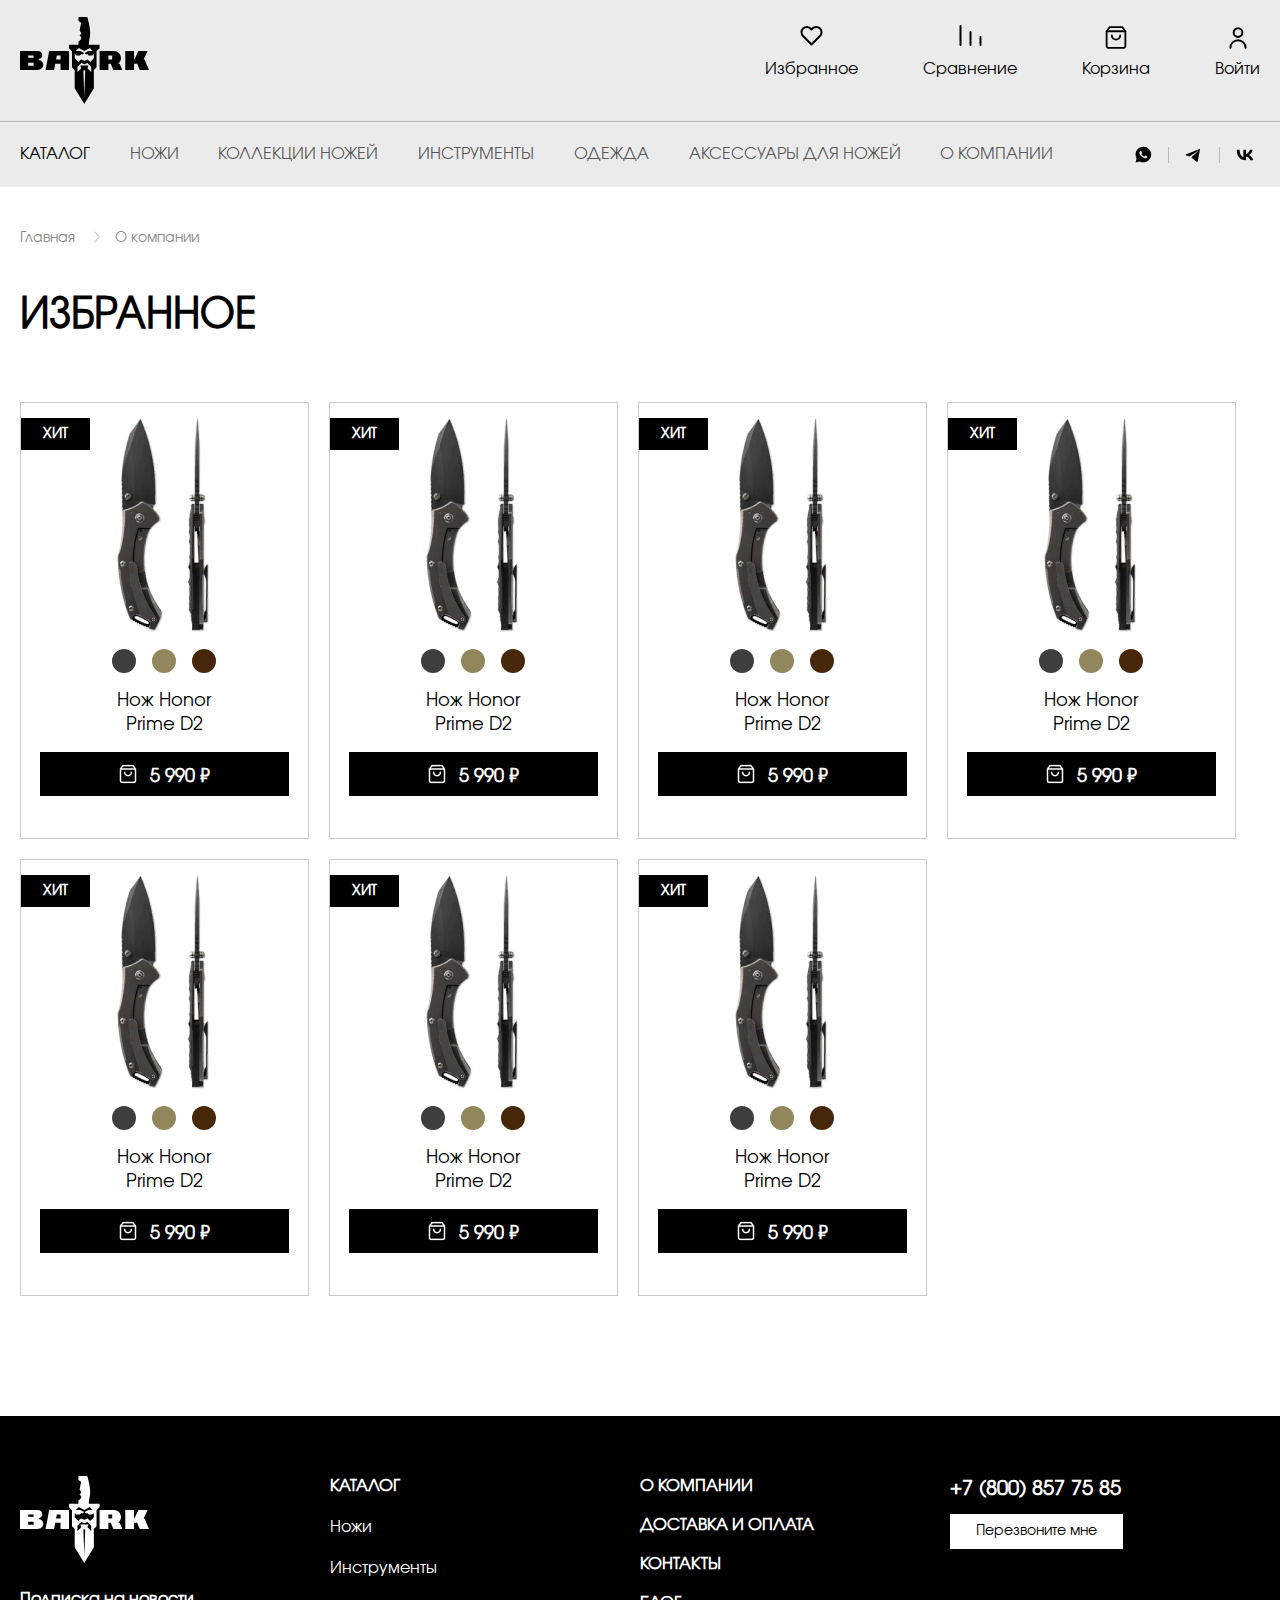
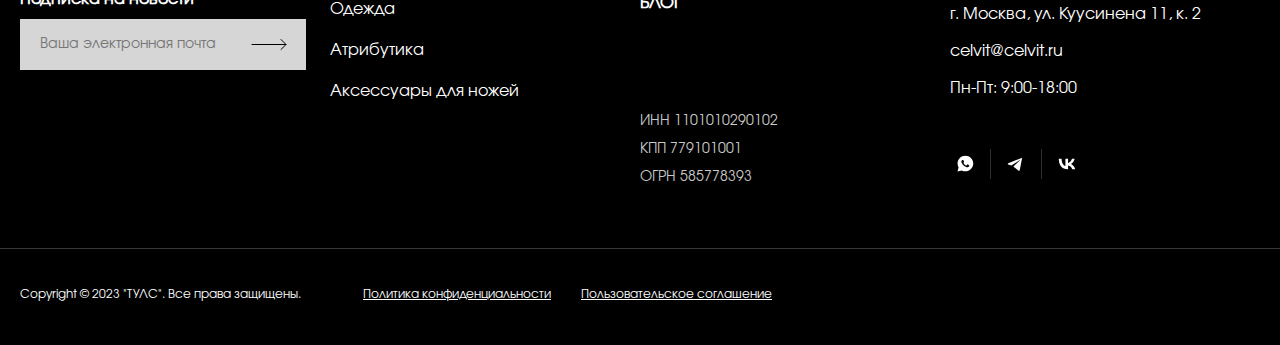
<file: favourites.html>
<!DOCTYPE html>
<html lang="en">

<head>
    <meta charset="UTF-8">
    <meta name="viewport" content="width=device-width, initial-scale=1.0">
    <title>Document</title>
    <link href="./css/bootstrap.min.css" rel="stylesheet">
    <link rel="stylesheet" href="./css/owl.carousel.min.css">  
    <link rel="stylesheet" href="./css/style.css">
    <link rel="stylesheet" href="./css/adaptive.css">
</head>

<body>
    <header>
        <div class="header-wrapper">
            <div class="header-wrapper__top d-flex align-items-center">
                <div class="container">
                    <div class="row">

                        <div class="col-xl-3 col-5 header-wrapper_top--logo">
                            <a href="./index.html">
                                <svg xmlns="http://www.w3.org/2000/svg" width="129" height="87" viewBox="0 0 129 87"
                                    fill="none">
                                    <g clip-path="url(#clip0_104_3150)">
                                        <path
                                            d="M18.7781 43.0073V42.0491C20.8676 41.8027 22.2698 40.2697 22.2698 38.1892C22.2698 35.6158 20.0978 34.0828 17.7059 34.0828L0 34.0554V52.9447H17.5684C20.5652 52.9447 23.2046 51.001 23.2046 47.8254C23.2046 45.2247 21.445 43.2537 18.7781 43.0073ZM13.5818 48.8383H8.1931V45.827H13.6093V48.8383H13.5818ZM13.5818 40.7625H8.1931V38.545H13.6093V40.7625H13.5818Z"
                                            fill="#010101" />
                                        <path
                                            d="M25.5965 52.9447H34.0921L35.2468 46.8399H40.5531V52.9447H49.0486V34.0554H29.1707L25.5965 52.9447ZM36.8414 38.545H40.5806V42.5693H36.0991L36.8414 38.545Z"
                                            fill="#010101" />
                                        <path
                                            d="M98.0972 46.8125C99.8293 45.5258 100.984 43.4453 100.984 41.0909C100.984 37.2036 97.9047 34.028 93.8907 34.028H79.594V52.9173H88.3645V46.8125H90.7564L93.3683 52.9173H102.276L99.6643 46.7851H98.0972V46.8125ZM92.1861 42.5966H88.3919V38.5724H92.1861V42.5966Z"
                                            fill="#010101" />
                                        <path
                                            d="M124.574 42.5966H123.529L127.653 34.0554H118.442L114.346 42.5966H114.043V34.0554H105.273V52.9447H114.043V46.8399H117.178L119.79 52.9447H129L124.574 42.5966Z"
                                            fill="#010101" />
                                        <path
                                            d="M64.3075 35.1778V35.1504L64.2525 35.1778C64.3075 35.1504 64.3075 35.1778 64.3075 35.1778Z"
                                            fill="#010101" />
                                        <path
                                            d="M79.594 27.759H69.0364H68.844C68.954 22.7766 70.1912 20.5318 70.1912 15.303C70.1912 9.85526 67.3043 0 67.3043 0H58.4789V3.99685L61.0908 5.77627L59.5786 13.7426L60.4859 14.646C61.3657 15.4947 61.3382 16.8908 60.4584 17.7121C60.211 17.9585 59.9086 18.1775 59.5786 18.4239L60.7059 19.6284C61.4482 20.4223 61.5032 21.6542 60.7609 22.4755C60.2385 23.0503 59.4962 23.7074 58.4514 24.2275V27.7316H49.0486V31.3452L51.9629 34.247V50.2071L54.6848 52.9172V71.3137L64.28 86.9726L73.8753 71.3137L73.8203 52.9172L76.5422 50.2071V34.3291L79.5665 31.3178V27.759H79.594ZM67.6893 42.4871L64.335 43.8011L60.9808 42.4871L58.3964 45.0057L54.7123 41.3647V37.1215L56.5268 38.4355H59.9361L61.3657 37.012L62.5479 37.5047L64.1151 35.9443L60.1285 34.0554H55.8395L58.5339 31.3726H59.2762L64.335 33.9733L69.3939 31.3726H69.9987L72.6931 34.0554H68.4591L64.4725 35.9443L66.0396 37.5047L67.2219 37.012L68.6515 38.4355H72.0607L73.8478 37.1488V41.3647L70.2187 44.9783L67.6893 42.4871ZM64.3075 79.9918L63.4003 53.848L64.3075 52.9446L65.2148 53.848L64.3075 79.9918ZM71.2084 54.9978L67.4418 51.1652L68.3766 48.5919H64.335H60.2935L61.2283 51.1652L57.4616 54.9978V49.8512L61.2557 46.1007L64.3625 47.3326L67.4418 46.1007L71.2359 49.8512V54.9978H71.2084Z"
                                            fill="#010101" />
                                    </g>
                                    <defs>
                                        <clipPath id="clip0_104_3150">
                                            <rect width="129" height="87" fill="white" />
                                        </clipPath>
                                    </defs>
                                </svg>
                            </a>
                        </div>

                        <div
                            class="header-wrapper__top--nav col-xl-9 col-7 d-flex align-items-center justify-content-end">
                            <ul class="list-group-flush d-flex" id="header-top-nav__list">
                                <li class="list-group-item d-flex flex-column align-items-center">
                                    <a href="./favourites.html" class="nav-link">
                                        <div class="header-top-list__icon">
                                            <svg xmlns="http://www.w3.org/2000/svg" width="23" height="20"
                                                viewBox="0 0 23 20" fill="none">
                                                <path
                                                    d="M19.9578 2.54219C19.4691 2.05327 18.8889 1.66542 18.2503 1.40081C17.6117 1.1362 16.9272 1 16.2359 1C15.5446 1 14.8601 1.1362 14.2215 1.40081C13.5829 1.66542 13.0026 2.05327 12.5139 2.54219L11.4997 3.55639L10.4855 2.54219C9.49842 1.55507 8.1596 1.00051 6.76361 1.00051C5.36761 1.00051 4.02879 1.55507 3.04168 2.54219C2.05456 3.52931 1.5 4.86812 1.5 6.26412C1.5 7.66012 2.05456 8.99894 3.04168 9.98605L11.4997 18.4441L19.9578 9.98605C20.4467 9.49736 20.8346 8.91714 21.0992 8.27851C21.3638 7.63989 21.5 6.95539 21.5 6.26412C21.5 5.57285 21.3638 4.88835 21.0992 4.24973C20.8346 3.6111 20.4467 3.03088 19.9578 2.54219Z"
                                                    stroke="black" stroke-width="2" stroke-linecap="round"
                                                    stroke-linejoin="round" />
                                            </svg>
                                        </div>
                                    </a>
                                    <div class="header-top-list__link d-none d-xl-block">Избранное</div>
                                </li>
                                <li class="list-group-item d-flex flex-column align-items-center">
                                    <a href="./compare.html" class="nav-link">
                                        <div class="header-top-list__icon"><svg xmlns="http://www.w3.org/2000/svg"
                                                width="23" height="21" viewBox="0 0 23 21" fill="none">
                                                <path d="M1.5 1L1.5 20M11.5 7L11.5 20M21.5 12V20" stroke="black"
                                                    stroke-width="2" stroke-linecap="round" />
                                            </svg>
                                        </div>
                                    </a>
                                    <div class="header-top-list__link d-none d-xl-block">Сравнение</div>
                                </li>
                                <li class="list-group-item d-flex flex-column align-items-center">
                                    <a href="#" class="nav-link">
                                        <div class="header-top-list__icon"><svg xmlns="http://www.w3.org/2000/svg"
                                                width="26" height="25" viewBox="0 0 26 25" fill="none">
                                                <path
                                                    d="M6.75 2.08331L3.625 6.24998V20.8333C3.625 21.3858 3.84449 21.9158 4.23519 22.3065C4.62589 22.6972 5.1558 22.9166 5.70833 22.9166H20.2917C20.8442 22.9166 21.3741 22.6972 21.7648 22.3065C22.1555 21.9158 22.375 21.3858 22.375 20.8333V6.24998L19.25 2.08331H6.75Z"
                                                    stroke="black" stroke-width="1.8" stroke-linecap="round"
                                                    stroke-linejoin="round" />
                                                <path d="M3.625 6.25H22.375" stroke="black" stroke-width="1.8"
                                                    stroke-linecap="round" stroke-linejoin="round" />
                                                <path
                                                    d="M17.1666 10.4167C17.1666 11.5218 16.7277 12.5816 15.9463 13.363C15.1649 14.1444 14.105 14.5834 13 14.5834C11.8949 14.5834 10.8351 14.1444 10.0537 13.363C9.2723 12.5816 8.83331 11.5218 8.83331 10.4167"
                                                    stroke="black" stroke-width="1.8" stroke-linecap="round"
                                                    stroke-linejoin="round" />
                                            </svg>
                                        </div>
                                    </a>
                                    <div class="header-top-list__link d-none d-xl-block">Корзина</div>
                                </li>
                                <li class="list-group-item d-flex flex-column align-items-center">
                                    <a href="#" class="nav-link">
                                        <div class="header-top-list__icon"><svg xmlns="http://www.w3.org/2000/svg"
                                                width="26" height="26" viewBox="0 0 26 26" fill="none">
                                                <path
                                                    d="M5.41663 22.75C5.41663 18.5618 8.8118 15.1667 13 15.1667C17.1881 15.1667 20.5833 18.5618 20.5833 22.75M17.3333 7.58333C17.3333 9.97657 15.3932 11.9167 13 11.9167C10.6067 11.9167 8.66663 9.97657 8.66663 7.58333C8.66663 5.1901 10.6067 3.25 13 3.25C15.3932 3.25 17.3333 5.1901 17.3333 7.58333Z"
                                                    stroke="black" stroke-width="2" stroke-linecap="round"
                                                    stroke-linejoin="round" />
                                            </svg>
                                        </div>
                                    </a>
                                    <div class="header-top-list__link d-none d-xl-block">Войти</div>
                                </li>
                            </ul>
                        </div>
                    </div>
                </div>
            </div>
            <div class="header-wrapper__bottom">
                <div class="container">
                    <div class="row header-nav__wrapper flex-xl-row flex-row-reverse">
                        <div
                            class="col-xl-10 col-6 d-xl-flex d-none align-items-center justify-content-xl-start justify-content-end">
                            <nav class="navbar navbar-expand-lg d-xl-flex d-none">
                                <div class="container-fluid p-0">
                                    <button class="navbar-toggler" type="button" data-bs-toggle="collapse"
                                        data-bs-target="#navbarNavAltMarkup" aria-controls="navbarNavAltMarkup"
                                        aria-expanded="false" aria-label="Переключатель навигации">
                                        <span class="navbar-toggler-icon"></span>
                                    </button>
                                    <div class="collapse navbar-collapse d-flex text-uppercase" id="navbarNavAltMarkup">
                                        <!--header menu-->

                                        <ul class="navbar-nav list-group-flush" id="header-nav__wrapper--menu">
                                            <li class="list-group-flush d-flex align-items-center ">
                                                <a class="nav-link active" aria-current="page"
                                                    href="./category-product.html">Каталог</a>
                                            </li>
                                            <li
                                                class="list-group-item parent-menu nav-link-level1 d-flex align-items-center">
                                                <a class="nav-link position-relative" href="#">ножи</a>
                                                <ul class="list-group-flush sub-menu-list">
                                                    <li class="list-group-item"><a class="nav-link"
                                                            href="#">Тактические</a></li>
                                                    <li class="list-group-item"><a class="nav-link" href="#">Скрытого
                                                            ношения</a></li>
                                                    <li class="list-group-item"><a class="nav-link"
                                                            href="#">Туристические</a></li>
                                                    <li class="list-group-item"><a class="nav-link" href="#">Ножи на
                                                            каждый день EDC</a></li>
                                                    <li class="list-group-item"><a class="nav-link" href="#">Ножи для
                                                            выживания</a></li>
                                                    <li class="list-group-item"><a class="nav-link"
                                                            href="#">Исторические</a></li>
                                                </ul>
                                            </li>
                                            <li
                                                class="list-group-item parent-menu nav-link-level1 d-flex align-items-center">
                                                <a class="nav-link d-flex  align-items-center" href="#">коллекции
                                                    ножей</a>
                                                <div class="sub-mega-menu">

                                                    <div class="sub-mega-menu__card">
                                                        <img class="sub-mega-menu__card_img"
                                                            src="./img/rectangle-178.png" />
                                                        <div class="sub-mega-menu__card_title">SOF SERIES</div>
                                                        <ul class="sub-mega-menu__card__ul list-group-flush">
                                                            <li class="list-group-item sub-mega-menu__ul--li">
                                                                <a href="#" class="nav-link">Название раздела 1</a>
                                                            </li>
                                                            <li class="list-group-item sub-mega-menu__ul--li">
                                                                <a href="#" class="nav-link">Название раздела 2</a>
                                                            </li>
                                                            <li class="list-group-item sub-mega-menu__ul--li">
                                                                <a href="#" class="nav-link">Название раздела 3</a>
                                                            </li>
                                                            <li class="list-group-item sub-mega-menu__ul--li">
                                                                <a href="#" class="nav-link">Название раздела 4</a>
                                                            </li>
                                                            <li class="list-group-item sub-mega-menu__ul--li">
                                                                <a href="#" class="nav-link">Название раздела 5</a>
                                                            </li>
                                                            <li class="list-group-item sub-mega-menu__ul--li">
                                                                <a href="#" class="nav-link">Название раздела 6</a>
                                                            </li>
                                                        </ul>
                                                    </div>

                                                    <div class="sub-mega-menu__card">
                                                        <img class="sub-mega-menu__card_img"
                                                            src="./img/rectangle-178.png" />
                                                        <div class="sub-mega-menu__card_title">SOF SERIES</div>
                                                        <ul class="sub-mega-menu__card__ul list-group-flush">
                                                            <li class="list-group-item sub-mega-menu__ul--li">
                                                                <a href="#" class="nav-link">Название раздела 1</a>
                                                            </li>
                                                            <li class="list-group-item sub-mega-menu__ul--li">
                                                                <a href="#" class="nav-link">Название раздела 2</a>
                                                            </li>
                                                            <li class="list-group-item sub-mega-menu__ul--li">
                                                                <a href="#" class="nav-link">Название раздела 3</a>
                                                            </li>
                                                            <li class="list-group-item sub-mega-menu__ul--li">
                                                                <a href="#" class="nav-link">Название раздела 4</a>
                                                            </li>
                                                            <li class="list-group-item sub-mega-menu__ul--li">
                                                                <a href="#" class="nav-link">Название раздела 5</a>
                                                            </li>
                                                            <li class="list-group-item sub-mega-menu__ul--li">
                                                                <a href="#" class="nav-link">Название раздела 6</a>
                                                            </li>
                                                        </ul>
                                                    </div>

                                                    <div class="sub-mega-menu__card">
                                                        <img class="sub-mega-menu__card_img"
                                                            src="./img/rectangle-178.png" />
                                                        <div class="sub-mega-menu__card_title">SOF SERIES</div>
                                                        <ul class="sub-mega-menu__card__ul list-group-flush">
                                                            <li class="list-group-item sub-mega-menu__ul--li">
                                                                <a href="#" class="nav-link">Название раздела 1</a>
                                                            </li>
                                                            <li class="list-group-item sub-mega-menu__ul--li">
                                                                <a href="#" class="nav-link">Название раздела 2</a>
                                                            </li>
                                                            <li class="list-group-item sub-mega-menu__ul--li">
                                                                <a href="#" class="nav-link">Название раздела 3</a>
                                                            </li>
                                                            <li class="list-group-item sub-mega-menu__ul--li">
                                                                <a href="#" class="nav-link">Название раздела 4</a>
                                                            </li>
                                                            <li class="list-group-item sub-mega-menu__ul--li">
                                                                <a href="#" class="nav-link">Название раздела 5</a>
                                                            </li>
                                                            <li class="list-group-item sub-mega-menu__ul--li">
                                                                <a href="#" class="nav-link">Название раздела 6</a>
                                                            </li>
                                                        </ul>
                                                    </div>

                                                    <div class="sub-mega-menu__card">
                                                        <img class="sub-mega-menu__card_img"
                                                            src="./img/rectangle-178.png" />
                                                        <div class="sub-mega-menu__card_title">SOF SERIES</div>
                                                        <ul class="sub-mega-menu__card__ul list-group-flush">
                                                            <li class="list-group-item sub-mega-menu__ul--li">
                                                                <a href="#" class="nav-link">Название раздела 1</a>
                                                            </li>
                                                            <li class="list-group-item sub-mega-menu__ul--li">
                                                                <a href="#" class="nav-link">Название раздела 2</a>
                                                            </li>
                                                            <li class="list-group-item sub-mega-menu__ul--li">
                                                                <a href="#" class="nav-link">Название раздела 3</a>
                                                            </li>
                                                            <li class="list-group-item sub-mega-menu__ul--li">
                                                                <a href="#" class="nav-link">Название раздела 4</a>
                                                            </li>
                                                            <li class="list-group-item sub-mega-menu__ul--li">
                                                                <a href="#" class="nav-link">Название раздела 5</a>
                                                            </li>
                                                            <li class="list-group-item sub-mega-menu__ul--li">
                                                                <a href="#" class="nav-link">Название раздела 6</a>
                                                            </li>
                                                        </ul>
                                                    </div>

                                                    <div class="sub-mega-menu__card">
                                                        <img class="sub-mega-menu__card_img"
                                                            src="./img/rectangle-178.png" />
                                                        <div class="sub-mega-menu__card_title">SOF SERIES</div>
                                                        <ul class="sub-mega-menu__card__ul list-group-flush">
                                                            <li class="list-group-item sub-mega-menu__ul--li">
                                                                <a href="#" class="nav-link">Название раздела 1</a>
                                                            </li>
                                                            <li class="list-group-item sub-mega-menu__ul--li">
                                                                <a href="#" class="nav-link">Название раздела 2</a>
                                                            </li>
                                                            <li class="list-group-item sub-mega-menu__ul--li">
                                                                <a href="#" class="nav-link">Название раздела 3</a>
                                                            </li>
                                                            <li class="list-group-item sub-mega-menu__ul--li">
                                                                <a href="#" class="nav-link">Название раздела 4</a>
                                                            </li>
                                                            <li class="list-group-item sub-mega-menu__ul--li">
                                                                <a href="#" class="nav-link">Название раздела 5</a>
                                                            </li>
                                                            <li class="list-group-item sub-mega-menu__ul--li">
                                                                <a href="#" class="nav-link">Название раздела 6</a>
                                                            </li>
                                                        </ul>
                                                    </div>

                                                </div>

                                            </li>
                                            <li class="list-group-item d-flex align-items-center ">
                                                <a class="nav-link" href="#">инструменты</a>
                                            </li>
                                            <li class="list-group-item d-flex align-items-center ">
                                                <a class="nav-link" href="#">одежда</a>
                                            </li>
                                            <li class="list-group-item d-flex align-items-center ">
                                                <a class="nav-link" href="#">аксессуары для ножей</a>
                                            </li>
                                            <li class="list-group-item d-flex align-items-center ">
                                                <a class="nav-link" href="./about.html">О компании</a>
                                            </li>
                                        </ul>
                                    </div>

                                    <!--end header menu-->

                                </div>
                        </div>
                        </nav>
                        <div class="d-flex d-xl-none col-6 justify-content-end">
                            <button class="btn btn-mobile-menu" type="button" data-bs-toggle="offcanvas"
                                data-bs-target="#offcanvasRight" aria-controls="offcanvasRight">
                                <span>Меню</span>
                                <svg xmlns="http://www.w3.org/2000/svg" width="24" height="24" viewBox="0 0 24 24"
                                    fill="none">
                                    <path
                                        d="M12 7C12.3956 7 12.7822 6.8827 13.1111 6.66294C13.44 6.44318 13.6964 6.13082 13.8478 5.76537C13.9991 5.39992 14.0387 4.99778 13.9616 4.60982C13.8844 4.22186 13.6939 3.86549 13.4142 3.58579C13.1345 3.30608 12.7781 3.1156 12.3902 3.03843C12.0022 2.96126 11.6001 3.00087 11.2346 3.15224C10.8692 3.30362 10.5568 3.55996 10.3371 3.88886C10.1173 4.21776 10 4.60444 10 5C10 5.53043 10.2107 6.03914 10.5858 6.41421C10.9609 6.78929 11.4696 7 12 7ZM12 17C11.6044 17 11.2178 17.1173 10.8889 17.3371C10.56 17.5568 10.3036 17.8692 10.1522 18.2346C10.0009 18.6001 9.96126 19.0022 10.0384 19.3902C10.1156 19.7781 10.3061 20.1345 10.5858 20.4142C10.8655 20.6939 11.2219 20.8844 11.6098 20.9616C11.9978 21.0387 12.3999 20.9991 12.7654 20.8478C13.1308 20.6964 13.4432 20.44 13.6629 20.1111C13.8827 19.7822 14 19.3956 14 19C14 18.4696 13.7893 17.9609 13.4142 17.5858C13.0391 17.2107 12.5304 17 12 17ZM12 10C11.6044 10 11.2178 10.1173 10.8889 10.3371C10.56 10.5568 10.3036 10.8692 10.1522 11.2346C10.0009 11.6001 9.96126 12.0022 10.0384 12.3902C10.1156 12.7781 10.3061 13.1345 10.5858 13.4142C10.8655 13.6939 11.2219 13.8844 11.6098 13.9616C11.9978 14.0387 12.3999 13.9991 12.7654 13.8478C13.1308 13.6964 13.4432 13.44 13.6629 13.1111C13.8827 12.7822 14 12.3956 14 12C14 11.4696 13.7893 10.9609 13.4142 10.5858C13.0391 10.2107 12.5304 10 12 10Z"
                                        fill="#111111" />
                                </svg>
                            </button>

                            <div class="offcanvas offcanvas-end" tabindex="-1" id="offcanvasRight"
                                aria-labelledby="offcanvasRightLabel">
                                <div class="offcanvas-header">
                                    <h5 class="offcanvas-title" id="offcanvasRightLabel">Меню</h5>
                                    <button type="button" class="btn-close" data-bs-dismiss="offcanvas"
                                        aria-label="Закрыть"></button>
                                </div>
                                <div class="offcanvas-body">
                                    <div class="container-fluid p-0">
                                        <button class="navbar-toggler" type="button" data-bs-toggle="collapse"
                                            data-bs-target="#navbarNavAltMarkup" aria-controls="navbarNavAltMarkup"
                                            aria-expanded="false" aria-label="Переключатель навигации">
                                            <span class="navbar-toggler-icon"></span>
                                        </button>
                                        <div class="collapse navbar-collapse d-flex text-uppercase"
                                            id="navbarNavAltMarkup">
                                            <ul class="navbar-nav list-group-flush" id="header-nav__wrapper--menu">
                                                <li class="list-group-item align-items-center">
                                                    <a class="nav-link d-flex active" aria-current="page"
                                                        href="./category-product.html">Каталог</a>
                                                </li>

                                                <li class="list-group-item align-items-center parent-menu nav-link-level1"
                                                    id="sub-menu-list">
                                                    <a class="nav-link  d-flex  align-items-center justify-content-between position-relative"
                                                        href="#">
                                                        <span>ножи</span>
                                                        <svg xmlns="http://www.w3.org/2000/svg" width="26" height="26"
                                                            viewBox="0 0 26 26" fill="none">
                                                            <path d="M9.6001 19.2L16.0001 12.8L9.6001 6.39999"
                                                                stroke="black" stroke-width="2" stroke-linecap="round"
                                                                stroke-linejoin="round" />
                                                        </svg>
                                                    </a>
                                                    <ul class="list-group-flush sub-menu-list" style="display: none;">
                                                        <li class="list-group-item"><a class="nav-link"
                                                                href="#">Тактические</a></li>
                                                        <li class="list-group-item"><a class="nav-link"
                                                                href="#">Скрытого
                                                                ношения</a></li>
                                                        <li class="list-group-item"><a class="nav-link"
                                                                href="#">Туристические</a></li>
                                                        <li class="list-group-item"><a class="nav-link" href="#">Ножи на
                                                                каждый день EDC</a></li>
                                                        <li class="list-group-item"><a class="nav-link" href="#">Ножи
                                                                для
                                                                выживания</a></li>
                                                        <li class="list-group-item"><a class="nav-link"
                                                                href="#">Исторические</a></li>
                                                    </ul>
                                                </li>
                                                <li class="list-group-item align-items-center parent-menu nav-link-level1"
                                                    id="sub-mega-menu">
                                                    <a class="nav-link d-flex  align-items-center justify-content-between position-relative"
                                                        href="#">
                                                        <span>коллекции ножей</span>
                                                        <svg xmlns="http://www.w3.org/2000/svg" width="26" height="26"
                                                            viewBox="0 0 26 26" fill="none">
                                                            <path d="M9.6001 19.2L16.0001 12.8L9.6001 6.39999"
                                                                stroke="black" stroke-width="2" stroke-linecap="round"
                                                                stroke-linejoin="round" />
                                                        </svg>
                                                    </a>
                                                    <div class="sub-mega-menu" style="display: none;">

                                                        <div class="sub-mega-menu__card">
                                                            <img class="sub-mega-menu__card_img"
                                                                src="./img/rectangle-178.png" />
                                                            <div class="sub-mega-menu__card_title">SOF SERIES</div>
                                                            <ul class="list-group-flush sub-mega-menu__card__ul">
                                                                <li class="list-group-item sub-mega-menu__ul--li">
                                                                    <a href="#" class="nav-link">Название раздела 1</a>
                                                                </li>
                                                                <li class="list-group-item sub-mega-menu__ul--li">
                                                                    <a href="#" class="nav-link">Название раздела 2</a>
                                                                </li>
                                                                <li class="list-group-item sub-mega-menu__ul--li">
                                                                    <a href="#" class="nav-link">Название раздела 3</a>
                                                                </li>
                                                                <li class="list-group-item sub-mega-menu__ul--li">
                                                                    <a href="#" class="nav-link">Название раздела 4</a>
                                                                </li>
                                                                <li class="list-group-item sub-mega-menu__ul--li">
                                                                    <a href="#" class="nav-link">Название раздела 5</a>
                                                                </li>
                                                                <li class="list-group-item sub-mega-menu__ul--li">
                                                                    <a href="#" class="nav-link">Название раздела 6</a>
                                                                </li>
                                                            </ul>
                                                        </div>

                                                        <div class="sub-mega-menu__card">
                                                            <img class="sub-mega-menu__card_img"
                                                                src="./img/rectangle-178.png" />
                                                            <div class="sub-mega-menu__card_title">SOF SERIES</div>
                                                            <ul class="list-group-flush sub-mega-menu__card__ul">
                                                                <li class="list-group-item sub-mega-menu__ul--li">
                                                                    <a href="#" class="nav-link">Название раздела 1</a>
                                                                </li>
                                                                <li class="list-group-item sub-mega-menu__ul--li">
                                                                    <a href="#" class="nav-link">Название раздела 2</a>
                                                                </li>
                                                                <li class="list-group-item sub-mega-menu__ul--li">
                                                                    <a href="#" class="nav-link">Название раздела 3</a>
                                                                </li>
                                                                <li class="list-group-item sub-mega-menu__ul--li">
                                                                    <a href="#" class="nav-link">Название раздела 4</a>
                                                                </li>
                                                                <li class="list-group-item sub-mega-menu__ul--li">
                                                                    <a href="#" class="nav-link">Название раздела 5</a>
                                                                </li>
                                                                <li class="list-group-item sub-mega-menu__ul--li">
                                                                    <a href="#" class="nav-link">Название раздела 6</a>
                                                                </li>
                                                            </ul>
                                                        </div>

                                                        <div class="sub-mega-menu__card">
                                                            <img class="sub-mega-menu__card_img"
                                                                src="./img/rectangle-178.png" />
                                                            <div class="sub-mega-menu__card_title">SOF SERIES</div>
                                                            <ul class="list-group-flush sub-mega-menu__card__ul">
                                                                <li class="list-group-item sub-mega-menu__ul--li">
                                                                    <a href="#" class="nav-link">Название раздела 1</a>
                                                                </li>
                                                                <li class="list-group-item sub-mega-menu__ul--li">
                                                                    <a href="#" class="nav-link">Название раздела 2</a>
                                                                </li>
                                                                <li class="list-group-item sub-mega-menu__ul--li">
                                                                    <a href="#" class="nav-link">Название раздела 3</a>
                                                                </li>
                                                                <li class="list-group-item sub-mega-menu__ul--li">
                                                                    <a href="#" class="nav-link">Название раздела 4</a>
                                                                </li>
                                                                <li class="list-group-item sub-mega-menu__ul--li">
                                                                    <a href="#" class="nav-link">Название раздела 5</a>
                                                                </li>
                                                                <li class="list-group-item sub-mega-menu__ul--li">
                                                                    <a href="#" class="nav-link">Название раздела 6</a>
                                                                </li>
                                                            </ul>
                                                        </div>

                                                        <div class="sub-mega-menu__card">
                                                            <img class="sub-mega-menu__card_img"
                                                                src="./img/rectangle-178.png" />
                                                            <div class="sub-mega-menu__card_title">SOF SERIES</div>
                                                            <ul class="list-group-flush sub-mega-menu__card__ul">
                                                                <li class="list-group-item sub-mega-menu__ul--li">
                                                                    <a href="#" class="nav-link">Название раздела 1</a>
                                                                </li>
                                                                <li class="list-group-item sub-mega-menu__ul--li">
                                                                    <a href="#" class="nav-link">Название раздела 2</a>
                                                                </li>
                                                                <li class="list-group-item sub-mega-menu__ul--li">
                                                                    <a href="#" class="nav-link">Название раздела 3</a>
                                                                </li>
                                                                <li class="list-group-item sub-mega-menu__ul--li">
                                                                    <a href="#" class="nav-link">Название раздела 4</a>
                                                                </li>
                                                                <li class="list-group-item sub-mega-menu__ul--li">
                                                                    <a href="#" class="nav-link">Название раздела 5</a>
                                                                </li>
                                                                <li class="list-group-item sub-mega-menu__ul--li">
                                                                    <a href="#" class="nav-link">Название раздела 6</a>
                                                                </li>
                                                            </ul>
                                                        </div>

                                                        <div class="sub-mega-menu__card">
                                                            <img class="sub-mega-menu__card_img"
                                                                src="./img/rectangle-178.png" />
                                                            <div class="sub-mega-menu__card_title">SOF SERIES</div>
                                                            <ul class="list-group-flush sub-mega-menu__card__ul">
                                                                <li class="list-group-item sub-mega-menu__ul--li">
                                                                    <a href="#" class="nav-link">Название раздела 1</a>
                                                                </li>
                                                                <li class="list-group-item sub-mega-menu__ul--li">
                                                                    <a href="#" class="nav-link">Название раздела 2</a>
                                                                </li>
                                                                <li class="list-group-item sub-mega-menu__ul--li">
                                                                    <a href="#" class="nav-link">Название раздела 3</a>
                                                                </li>
                                                                <li class="list-group-item sub-mega-menu__ul--li">
                                                                    <a href="#" class="nav-link">Название раздела 4</a>
                                                                </li>
                                                                <li class="list-group-item sub-mega-menu__ul--li">
                                                                    <a href="#" class="nav-link">Название раздела 5</a>
                                                                </li>
                                                                <li class="list-group-item sub-mega-menu__ul--li">
                                                                    <a href="#" class="nav-link">Название раздела 6</a>
                                                                </li>
                                                            </ul>
                                                        </div>

                                                    </div>

                                                </li>
                                                <li class="list-group-item align-items-center">
                                                    <a class="nav-link" href="#">инструменты</a>
                                                </li>
                                                <li class="list-group-item align-items-center">
                                                    <a class="nav-link" href="#">одежда</a>
                                                </li>
                                                <li class="list-group-item align-items-center">
                                                    <a class="nav-link" href="#">аксессуары для
                                                        ножей</a>
                                                </li>
                                                <li class="list-group-item align-items-center">
                                                    <a class="nav-link" href="./about.html">О компании</a>
                                                </li>
                                                <li class="list-group-item align-items-center">
                                                    <a class="nav-link" href="./blog.html">Блог</a>
                                                </li>
                                                <li class="list-group-item align-items-center">
                                                    <a class="nav-link" href="./dilivery.html">Доставка и оплата</a>
                                                </li>
                                                <li class="list-group-item align-items-center">
                                                    <a class="nav-link" href="./contacts.html">Контакты</a>
                                                </li>
                                            </ul>
                                        </div>
                                    </div>
                                </div>
                            </div>
                        </div>
                        <div class="col-xl-2 col-6 d-flex justify-content-xl-end justify-content-start">
                            <div class="d-flex h-100 align-items-center" id="header-wrapper__bottom--social">
                                <a href="#" class="nav-link">
                                    <svg xmlns="http://www.w3.org/2000/svg" width="30" height="30" viewBox="0 0 30 30"
                                        fill="none">
                                        <path
                                            d="M20.9451 9.04687C19.4634 7.57031 17.4878 6.75 15.4024 6.75C11.0671 6.75 7.55488 10.25 7.55488 14.5703C7.55488 15.9375 7.93902 17.3047 8.59756 18.4531L7.5 22.5L11.6707 21.4062C12.8232 22.0078 14.0854 22.3359 15.4024 22.3359C19.7378 22.3359 23.25 18.8359 23.25 14.5156C23.1951 12.4922 22.4268 10.5234 20.9451 9.04687ZM19.189 17.3594C19.0244 17.7969 18.2561 18.2344 17.872 18.2891C17.5427 18.3437 17.1037 18.3438 16.6646 18.2344C16.3902 18.125 16.0061 18.0156 15.5671 17.7969C13.5915 16.9766 12.3293 15.0078 12.2195 14.8438C12.1098 14.7344 11.3963 13.8047 11.3963 12.8203C11.3963 11.8359 11.8902 11.3984 12.0549 11.1797C12.2195 10.9609 12.439 10.9609 12.6037 10.9609C12.7134 10.9609 12.878 10.9609 12.9878 10.9609C13.0976 10.9609 13.2622 10.9062 13.4268 11.2891C13.5915 11.6719 13.9756 12.6562 14.0305 12.7109C14.0854 12.8203 14.0854 12.9297 14.0305 13.0391C13.9756 13.1484 13.9207 13.2578 13.811 13.3672C13.7012 13.4766 13.5915 13.6406 13.5366 13.6953C13.4268 13.8047 13.3171 13.9141 13.4268 14.0781C13.5366 14.2969 13.9207 14.8984 14.5244 15.4453C15.2927 16.1016 15.8963 16.3203 16.1159 16.4297C16.3354 16.5391 16.4451 16.4844 16.5549 16.375C16.6646 16.2656 17.0488 15.8281 17.1585 15.6094C17.2683 15.3906 17.4329 15.4453 17.5976 15.5C17.7622 15.5547 18.75 16.0469 18.9146 16.1562C19.1341 16.2656 19.2439 16.3203 19.2988 16.375C19.3537 16.5391 19.3537 16.9219 19.189 17.3594Z"
                                            fill="black" />
                                    </svg>
                                </a>
                                <a href="#" class="nav-link">
                                    <svg xmlns="http://www.w3.org/2000/svg" width="30" height="30" viewBox="0 0 30 30"
                                        fill="none">
                                        <path
                                            d="M21 9.45167L18.7459 21.2192C18.7459 21.2192 18.4306 22.0351 17.5642 21.6438L12.3634 17.5144L12.3393 17.5023C13.0418 16.849 18.4893 11.777 18.7274 11.5471C19.0959 11.191 18.8671 10.979 18.4392 11.248L10.3926 16.5397L7.28823 15.4581C7.28823 15.4581 6.79969 15.2781 6.75269 14.8868C6.70508 14.4949 7.30431 14.2829 7.30431 14.2829L19.9599 9.14171C19.9599 9.14171 21 8.66845 21 9.45167Z"
                                            fill="black" />
                                    </svg>
                                </a>
                                <a href="#" class="nav-link">
                                    <svg xmlns="http://www.w3.org/2000/svg" width="30" height="30" viewBox="0 0 30 30"
                                        fill="none">
                                        <path
                                            d="M15.7369 20.25C10.0995 20.25 6.88398 16.3086 6.75 9.75H9.57386C9.66661 14.5638 11.7484 16.6029 13.3974 17.0233V9.75H16.0564V13.9017C17.6847 13.723 19.3955 11.8311 19.9727 9.75H22.6316C22.4142 10.8293 21.9806 11.8512 21.3582 12.7519C20.7358 13.6525 19.9378 14.4125 19.0142 14.9842C20.0452 15.5067 20.9557 16.2461 21.6859 17.1538C22.416 18.0615 22.9491 19.1168 23.25 20.25H20.3231C20.053 19.2657 19.504 18.3846 18.745 17.7171C17.986 17.0496 17.0507 16.6255 16.0564 16.4977V20.25H15.7369Z"
                                            fill="black" />
                                    </svg>
                                </a>
                            </div>
                        </div>
                    </div>
                </div>
            </div>
        </div>
        </div>

    </header>
    <main>
        <div class="container">
            <div class="row">
                <div class="col-12">
                    <nav aria-label="breadcrumb">
                        <div class="breadcrumb d-flex">
                            <div class="breadcrumb-item"><a href="#">Главная</a></div>
                            <div class="breadcrumb-item"><a href="#">О компании</a></div>
                            <!-- <li class="breadcrumb-item active" aria-current="page">Active</li> -->
                        </div>
                       </nav>
                </div>
                <div class="col-12"><h1 class="page-title-h1">Избранное</h1></div>
            </div>

        </div>

        <div class="container favourites">
            <div class="row d-flex section-popular-product__list">
                <div class="col-xl-3 col-12 popular-product-card">
                    <div class="relative-wrapper-one">
                        <a href="#" class="nav-link"><img alt="" class="popular-product-card-img" src="./img/popular-product-card__img.png" /></a>
                        <div class="flex-wrapper-one">
                            <p class="popular-product-card-hit">ХИТ</p>
                        </div>
                    </div>
                    <ul class="list-group-flish d-flex popular-product-card__variant">
                        <li class="list-group-item">
                            <a href="#" class="nav-link"></a>
                        </li>
                        <li class="list-group-item">
                            <a href="#" class="nav-link"></a>
                        </li>
                        <li class="list-group-item">
                            <a href="#" class="nav-link"></a>
                        </li>
                    </ul>
                    <p class="popular-product-card-title">
                        <a href="#" class="nav-link">Нож Honor Prime D2</a>
                    </p>
                    <a href="#" class="popular-product-card__button">

                        <img alt="" class="shopping-bag" src="./img/shopping-bag.png" />
                        <p class="popular-product-card-price">5 990 ₽</p>

                    </a>
                </div>
                <div class="col-xl-3 col-12 popular-product-card">
                    <div class="relative-wrapper-one">
                        <a href="#" class="nav-link"><img alt="" class="popular-product-card-img" src="./img/popular-product-card__img.png" /></a>
                        <div class="flex-wrapper-one">
                            <p class="popular-product-card-hit">ХИТ</p>
                        </div>
                    </div>
                    <ul class="list-group-flish d-flex popular-product-card__variant">
                        <li class="list-group-item">
                            <a href="#" class="nav-link"></a>
                        </li>
                        <li class="list-group-item">
                            <a href="#" class="nav-link"></a>
                        </li>
                        <li class="list-group-item">
                            <a href="#" class="nav-link"></a>
                        </li>
                    </ul>
                    <p class="popular-product-card-title">
                        <a href="#" class="nav-link">Нож Honor Prime D2</a>
                    </p>
                    <a href="#" class="popular-product-card__button">

                        <img alt="" class="shopping-bag" src="./img/shopping-bag.png" />
                        <p class="popular-product-card-price">5 990 ₽</p>

                    </a>
                </div>
                <div class="col-xl-3 col-12 popular-product-card">
                    <div class="relative-wrapper-one">
                        <a href="#" class="nav-link"><img alt="" class="popular-product-card-img" src="./img/popular-product-card__img.png" /></a>
                        <div class="flex-wrapper-one">
                            <p class="popular-product-card-hit">ХИТ</p>
                        </div>
                    </div>
                    <ul class="list-group-flish d-flex popular-product-card__variant">
                        <li class="list-group-item">
                            <a href="#" class="nav-link"></a>
                        </li>
                        <li class="list-group-item">
                            <a href="#" class="nav-link"></a>
                        </li>
                        <li class="list-group-item">
                            <a href="#" class="nav-link"></a>
                        </li>
                    </ul>
                    <p class="popular-product-card-title">
                        <a href="#" class="nav-link">Нож Honor Prime D2</a>
                    </p>
                    <a href="#" class="popular-product-card__button">

                        <img alt="" class="shopping-bag" src="./img/shopping-bag.png" />
                        <p class="popular-product-card-price">5 990 ₽</p>

                    </a>
                </div>
                <div class="col-xl-3 col-12 popular-product-card">
                    <div class="relative-wrapper-one">
                        <a href="#" class="nav-link"><img alt="" class="popular-product-card-img" src="./img/popular-product-card__img.png" /></a>
                        <div class="flex-wrapper-one">
                            <p class="popular-product-card-hit">ХИТ</p>
                        </div>
                    </div>
                    <ul class="list-group-flish d-flex popular-product-card__variant">
                        <li class="list-group-item">
                            <a href="#" class="nav-link"></a>
                        </li>
                        <li class="list-group-item">
                            <a href="#" class="nav-link"></a>
                        </li>
                        <li class="list-group-item">
                            <a href="#" class="nav-link"></a>
                        </li>
                    </ul>
                    <p class="popular-product-card-title">
                        <a href="#" class="nav-link">Нож Honor Prime D2</a>
                    </p>
                    <a href="#" class="popular-product-card__button">

                        <img alt="" class="shopping-bag" src="./img/shopping-bag.png" />
                        <p class="popular-product-card-price">5 990 ₽</p>

                    </a>
                </div>
                <div class="col-xl-3 col-12 popular-product-card">
                    <div class="relative-wrapper-one">
                        <a href="#" class="nav-link"><img alt="" class="popular-product-card-img" src="./img/popular-product-card__img.png" /></a>
                        <div class="flex-wrapper-one">
                            <p class="popular-product-card-hit">ХИТ</p>
                        </div>
                    </div>
                    <ul class="list-group-flish d-flex popular-product-card__variant">
                        <li class="list-group-item">
                            <a href="#" class="nav-link"></a>
                        </li>
                        <li class="list-group-item">
                            <a href="#" class="nav-link"></a>
                        </li>
                        <li class="list-group-item">
                            <a href="#" class="nav-link"></a>
                        </li>
                    </ul>
                    <p class="popular-product-card-title">
                        <a href="#" class="nav-link">Нож Honor Prime D2</a>
                    </p>
                    <a href="#" class="popular-product-card__button">

                        <img alt="" class="shopping-bag" src="./img/shopping-bag.png" />
                        <p class="popular-product-card-price">5 990 ₽</p>

                    </a>
                </div>
                <div class="col-xl-3 col-12 popular-product-card">
                    <div class="relative-wrapper-one">
                        <a href="#" class="nav-link"><img alt="" class="popular-product-card-img" src="./img/popular-product-card__img.png" /></a>
                        <div class="flex-wrapper-one">
                            <p class="popular-product-card-hit">ХИТ</p>
                        </div>
                    </div>
                    <ul class="list-group-flish d-flex popular-product-card__variant">
                        <li class="list-group-item">
                            <a href="#" class="nav-link"></a>
                        </li>
                        <li class="list-group-item">
                            <a href="#" class="nav-link"></a>
                        </li>
                        <li class="list-group-item">
                            <a href="#" class="nav-link"></a>
                        </li>
                    </ul>
                    <p class="popular-product-card-title">
                        <a href="#" class="nav-link">Нож Honor Prime D2</a>
                    </p>
                    <a href="#" class="popular-product-card__button">

                        <img alt="" class="shopping-bag" src="./img/shopping-bag.png" />
                        <p class="popular-product-card-price">5 990 ₽</p>

                    </a>
                </div>
                <div class="col-xl-3 col-12 popular-product-card">
                    <div class="relative-wrapper-one">
                        <a href="#" class="nav-link"><img alt="" class="popular-product-card-img" src="./img/popular-product-card__img.png" /></a>
                        <div class="flex-wrapper-one">
                            <p class="popular-product-card-hit">ХИТ</p>
                        </div>
                    </div>
                    <ul class="list-group-flish d-flex popular-product-card__variant">
                        <li class="list-group-item">
                            <a href="#" class="nav-link"></a>
                        </li>
                        <li class="list-group-item">
                            <a href="#" class="nav-link"></a>
                        </li>
                        <li class="list-group-item">
                            <a href="#" class="nav-link"></a>
                        </li>
                    </ul>
                    <p class="popular-product-card-title">
                        <a href="#" class="nav-link">Нож Honor Prime D2</a>
                    </p>
                    <a href="#" class="popular-product-card__button">

                        <img alt="" class="shopping-bag" src="./img/shopping-bag.png" />
                        <p class="popular-product-card-price">5 990 ₽</p>

                    </a>
                </div>
            </div>
        </div>
       
       

    </main>
    <footer>
        <div class="footer-top">
            <div class="container">
                <div class="row">
                    <div class="col footer-top__block1">
                        <div class="footer-top__block1--logo">
                            <a href="./index.html">
                                <svg xmlns="http://www.w3.org/2000/svg" width="129" height="87" viewBox="0 0 129 87"
                                    fill="none">
                                    <g clip-path="url(#clip0_128_10826)">
                                        <path
                                            d="M18.7781 43.007V42.0489C20.8676 41.8025 22.2698 40.2695 22.2698 38.1889C22.2698 35.6156 20.0978 34.0826 17.7059 34.0826L0 34.0552V52.9444H17.5684C20.5652 52.9444 23.2046 51.0007 23.2046 47.8252C23.2046 45.2245 21.445 43.2534 18.7781 43.007ZM13.5818 48.8381H8.1931V45.8267H13.6093V48.8381H13.5818ZM13.5818 40.7622H8.1931V38.5448H13.6093V40.7622H13.5818Z"
                                            fill="white" />
                                        <path
                                            d="M25.5965 52.9444H34.0921L35.2468 46.8396H40.5531V52.9444H49.0486V34.0552H29.1707L25.5965 52.9444ZM36.8414 38.5448H40.5806V42.569H36.0991L36.8414 38.5448Z"
                                            fill="white" />
                                        <path
                                            d="M98.0972 46.8123C99.8293 45.5256 100.984 43.4451 100.984 41.0908C100.984 37.2034 97.9047 34.0278 93.8907 34.0278H79.594V52.9171H88.3645V46.8123H90.7564L93.3683 52.9171H102.276L99.6643 46.7849H98.0972V46.8123ZM92.1861 42.5964H88.3919V38.5722H92.1861V42.5964Z"
                                            fill="white" />
                                        <path
                                            d="M124.574 42.5964H123.529L127.653 34.0552H118.442L114.346 42.5964H114.043V34.0552H105.273V52.9444H114.043V46.8396H117.178L119.79 52.9444H129L124.574 42.5964Z"
                                            fill="white" />
                                        <path
                                            d="M64.3075 35.1778V35.1504L64.2525 35.1778C64.3075 35.1504 64.3075 35.1778 64.3075 35.1778Z"
                                            fill="white" />
                                        <path
                                            d="M79.594 27.759H69.0364H68.844C68.954 22.7766 70.1912 20.5318 70.1912 15.303C70.1912 9.85526 67.3043 0 67.3043 0H58.4789V3.99685L61.0908 5.77627L59.5786 13.7426L60.4859 14.646C61.3657 15.4947 61.3382 16.8908 60.4584 17.7121C60.211 17.9585 59.9086 18.1775 59.5786 18.4239L60.7059 19.6284C61.4482 20.4223 61.5032 21.6542 60.7609 22.4755C60.2385 23.0503 59.4962 23.7074 58.4514 24.2275V27.7316H49.0486V31.3452L51.9629 34.247V50.2071L54.6848 52.9172V71.3137L64.28 86.9726L73.8753 71.3137L73.8203 52.9172L76.5422 50.2071V34.3291L79.5665 31.3178V27.759H79.594ZM67.6893 42.4871L64.335 43.8011L60.9808 42.4871L58.3964 45.0057L54.7123 41.3647V37.1215L56.5268 38.4355H59.9361L61.3657 37.012L62.5479 37.5047L64.1151 35.9443L60.1285 34.0554H55.8395L58.5339 31.3726H59.2762L64.335 33.9733L69.3939 31.3726H69.9987L72.6931 34.0554H68.4591L64.4725 35.9443L66.0396 37.5047L67.2219 37.012L68.6515 38.4355H72.0607L73.8478 37.1488V41.3647L70.2187 44.9783L67.6893 42.4871ZM64.3075 79.9918L63.4003 53.848L64.3075 52.9446L65.2148 53.848L64.3075 79.9918ZM71.2084 54.9978L67.4418 51.1652L68.3766 48.5919H64.335H60.2935L61.2283 51.1652L57.4616 54.9978V49.8512L61.2557 46.1007L64.3625 47.3326L67.4418 46.1007L71.2359 49.8512V54.9978H71.2084Z"
                                            fill="white" />
                                    </g>
                                    <defs>
                                        <clipPath id="clip0_128_10826">
                                            <rect width="129" height="87" fill="white" />
                                        </clipPath>
                                    </defs>
                                </svg>
                            </a>
                        </div>
                        <div class="subscribe-wrapper">
                            <div class="subscribe-wrapper__header">Подписка на новости</div>
                            <form action="/" method="post" class="subscribe-wrapper__form">
                                <input type="text" name="subscribe" class="subscribe-wrapper__form--placholder"
                                    placeholder="Ваша электронная почта">
                                <input type="submit" value="" class="subscribe-wrapper__form--button">
                                <svg class="subscribe-wrapper__form--icon" width="34" height="11" viewBox="0 0 34 11"
                                    fill="none" xmlns="http://www.w3.org/2000/svg">
                                    <path d="M0 5.5L34 5.5" stroke="black" stroke-linecap="round"
                                        stroke-linejoin="round" />
                                    <path d="M29 0.5L34 5.5L29 10.5" stroke="black" stroke-linecap="round"
                                        stroke-linejoin="round" />
                                </svg>
                            </form>
                        </div>

                    </div>
                    <div class="col footer-top__block2 d-xl-flex d-none">
                        <ul class="footer-top__block2_ul p-0 list-group-flush">
                            <li class="list-group-item footer-top__block2_ul--title"><a href="#"
                                    class="nav-link">Каталог</a></li>
                            <li class="list-group-item footer-top__block2_ul--li"><a href="#" class="nav-link">Ножи</a>
                            </li>
                            <li class="list-group-item footer-top__block2_ul--li"><a href="#"
                                    class="nav-link">Инструменты</a></li>
                            <li class="list-group-item footer-top__block2_ul--li"><a href="#"
                                    class="nav-link">Одежда</a></li>
                            <li class="list-group-item footer-top__block2_ul--li"><a href="#"
                                    class="nav-link">Атрибутика</a></li>
                            <li class="list-group-item footer-top__block2_ul--li"><a href="#"
                                    class="nav-link">Аксессуары для ножей</a>
                            </li>
                        </ul>

                    </div>
                    <div class="col footer-top__block3 d-flex flex-column d-xl-flex d-none">
                        <ul class="footer-top__block3_top d-flex flex-column p-0 list-group-flush">
                            <li class="list-group-item footer-top__block3_top--item"><a href="#" class="nav-link">о
                                    компании</a></li>
                            <li class="list-group-item footer-top__block3_top--item">
                                <a href="./dilivery.html" class="nav-link">доставка и оплата</a>
                            </li>
                            <li class="list-group-item footer-top__block3_top--item">
                                <a href="./contacts.html" class="nav-link">Контакты</a>
                            </li>
                            <li class="list-group-item footer-top__block3_top--item">
                                <a href="./blog.html" class="nav-link">Блог</a>
                            </li>
                        </ul>
                        <div class="footer-top__block3_bottom d-flex flex-column">
                            <div class="footer-top__block3_bottom--item">ИНН 1101010290102</div>
                            <div class="footer-top__block3_bottom--item">КПП 779101001</div>
                            <div class="footer-top__block3_bottom--item">ОГРН 585778393</div>
                        </div>
                    </div>
                    <div class="col footer-top__block4 d-flex flex-column">
                        <div class="footer-top__block4_top d-flex flex-column">
                            <div class="footer-top__block4_top--phone">
                                <a href="tel:+ +78008577585" class="nav-link"> +7 (800) 857 75 85</a>
                            </div>
                            <a href="tel:+78008577585"
                                class="footer-top__block4_top--btn d-flex justify-content-center align-items-center">
                                Перезвоните мне
                            </a>
                        </div>
                        <div class="footer-top__block4_bottom d-flex flex-column">
                            <div class="footer-top__block4_bottom--item">г. Москва, ул. Куусинена 11, к. 2</div>
                            <div class="footer-top__block4_bottom--item">
                                <a href="mailto:celvit@celvit.ru" class="nav-link">celvit@celvit.ru</a>
                            </div>
                            <div class="footer-top__block4_bottom--item">Пн-Пт: 9:00-18:00</div>
                            <ul class="list-group-flush d-flex" id="footer-social">
                                <li class="list-group-item">
                                    <a href="#" class="footer-social__btn">
                                        <svg xmlns="http://www.w3.org/2000/svg" width="30" height="30"
                                            viewBox="0 0 30 30" fill="none">
                                            <path
                                                d="M20.9451 9.04687C19.4634 7.57031 17.4878 6.75 15.4024 6.75C11.0671 6.75 7.55488 10.25 7.55488 14.5703C7.55488 15.9375 7.93902 17.3047 8.59756 18.4531L7.5 22.5L11.6707 21.4062C12.8232 22.0078 14.0854 22.3359 15.4024 22.3359C19.7378 22.3359 23.25 18.8359 23.25 14.5156C23.1951 12.4922 22.4268 10.5234 20.9451 9.04687ZM19.189 17.3594C19.0244 17.7969 18.2561 18.2344 17.872 18.2891C17.5427 18.3437 17.1037 18.3438 16.6646 18.2344C16.3902 18.125 16.0061 18.0156 15.5671 17.7969C13.5915 16.9766 12.3293 15.0078 12.2195 14.8437C12.1098 14.7344 11.3963 13.8047 11.3963 12.8203C11.3963 11.8359 11.8902 11.3984 12.0549 11.1797C12.2195 10.9609 12.439 10.9609 12.6037 10.9609C12.7134 10.9609 12.878 10.9609 12.9878 10.9609C13.0976 10.9609 13.2622 10.9062 13.4268 11.2891C13.5915 11.6719 13.9756 12.6562 14.0305 12.7109C14.0854 12.8203 14.0854 12.9297 14.0305 13.0391C13.9756 13.1484 13.9207 13.2578 13.811 13.3672C13.7012 13.4766 13.5915 13.6406 13.5366 13.6953C13.4268 13.8047 13.3171 13.9141 13.4268 14.0781C13.5366 14.2969 13.9207 14.8984 14.5244 15.4453C15.2927 16.1016 15.8963 16.3203 16.1159 16.4297C16.3354 16.5391 16.4451 16.4844 16.5549 16.375C16.6646 16.2656 17.0488 15.8281 17.1585 15.6094C17.2683 15.3906 17.4329 15.4453 17.5976 15.5C17.7622 15.5547 18.75 16.0469 18.9146 16.1563C19.1341 16.2656 19.2439 16.3203 19.2988 16.375C19.3537 16.5391 19.3537 16.9219 19.189 17.3594Z"
                                                fill="white" />
                                        </svg>
                                    </a>
                                </li>
                                <li class="list-group-item">
                                    <a href="#" class="footer-social__btn">
                                        <svg xmlns="http://www.w3.org/2000/svg" width="30" height="30"
                                            viewBox="0 0 30 30" fill="none">
                                            <path
                                                d="M21 9.45167L18.7459 21.2192C18.7459 21.2192 18.4306 22.0351 17.5642 21.6438L12.3634 17.5144L12.3393 17.5023C13.0418 16.849 18.4893 11.777 18.7274 11.5471C19.0959 11.191 18.8671 10.979 18.4392 11.248L10.3926 16.5397L7.28823 15.4581C7.28823 15.4581 6.79969 15.2781 6.75269 14.8868C6.70508 14.4949 7.30431 14.2829 7.30431 14.2829L19.9599 9.14171C19.9599 9.14171 21 8.66845 21 9.45167V9.45167Z"
                                                fill="white" />
                                        </svg>
                                    </a>
                                </li>
                                <li class="list-group-item">
                                    <a href="#" class="footer-social__btn">
                                        <svg xmlns="http://www.w3.org/2000/svg" width="30" height="30"
                                            viewBox="0 0 30 30" fill="none">
                                            <path
                                                d="M15.7369 20.25C10.0995 20.25 6.88398 16.3086 6.75 9.75H9.57386C9.66661 14.5638 11.7484 16.6029 13.3974 17.0233V9.75H16.0564V13.9017C17.6847 13.723 19.3955 11.8311 19.9727 9.75H22.6316C22.4142 10.8293 21.9806 11.8512 21.3582 12.7519C20.7358 13.6525 19.9378 14.4125 19.0142 14.9842C20.0452 15.5067 20.9557 16.2461 21.6859 17.1538C22.416 18.0615 22.9491 19.1168 23.25 20.25H20.3231C20.053 19.2657 19.504 18.3846 18.745 17.7171C17.986 17.0496 17.0507 16.6255 16.0564 16.4977V20.25H15.7369V20.25Z"
                                                fill="white" />
                                        </svg>
                                    </a>
                                </li>
                            </ul>
                        </div>
                    </div>
                </div>
            </div>
        </div>
        <div class="footer-bottom">
            <div class="container">
                <div class="row">
                    <div class="col d-flex flex-wrap">
                        <div class="footer-bottom__item copyright">Copyright © 2023 "ТУЛС". Все права защищены.</div>
                        <div class="footer-bottom__item"><a href="#" class="nav-link">Политика конфиденциальности</a>
                        </div>
                        <div class="footer-bottom__item"><a href="#" class="nav-link">Пользовательское соглашение</a>
                        </div>
                    </div>
                </div>
            </div>
        </div>


    </footer>
    
    <script src="./js/jquery.min.js"></script>
    <script src="./js/bootstrap.bundle.min.js"></script>
    <script src="./js/bootstrap.min.js"></script>
        <script src="./js/owl.carousel.min.js"></script>
    <script src="./js/main.js"></script>
</body>

</html>
</file>
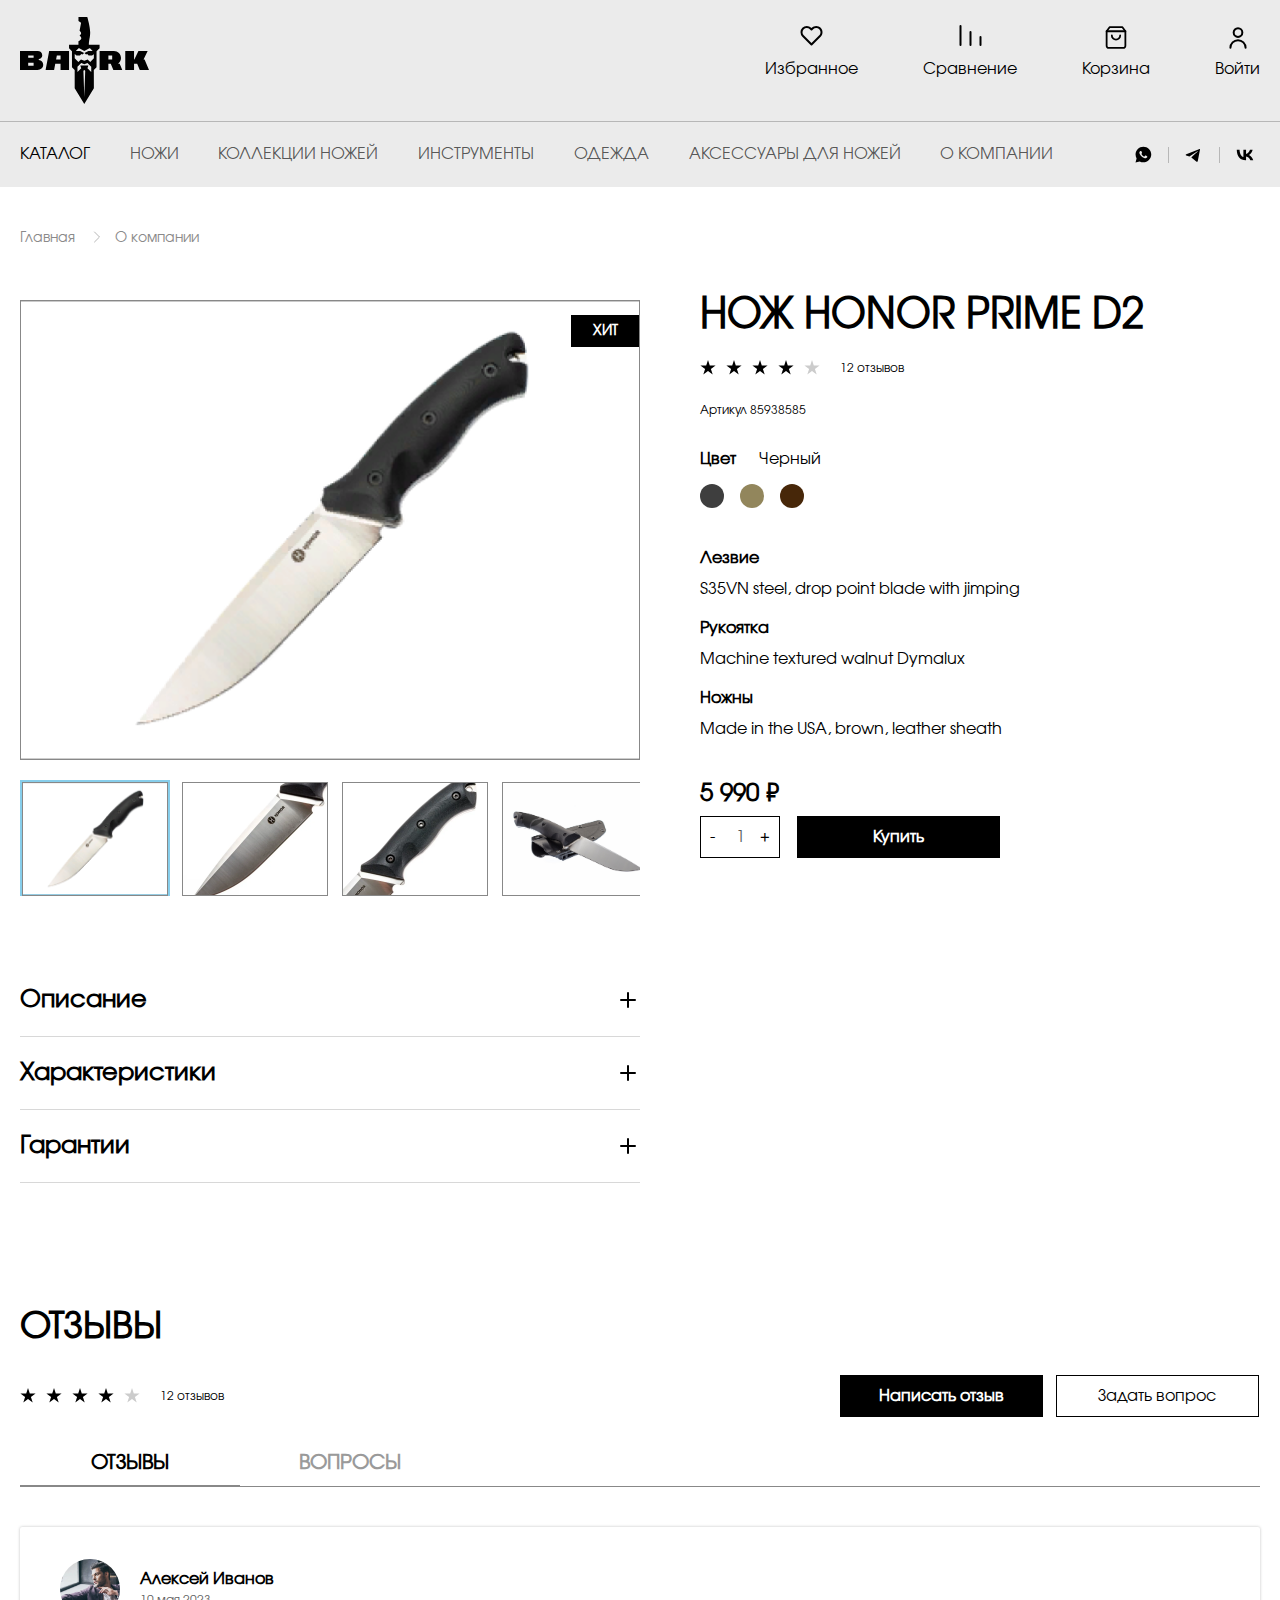
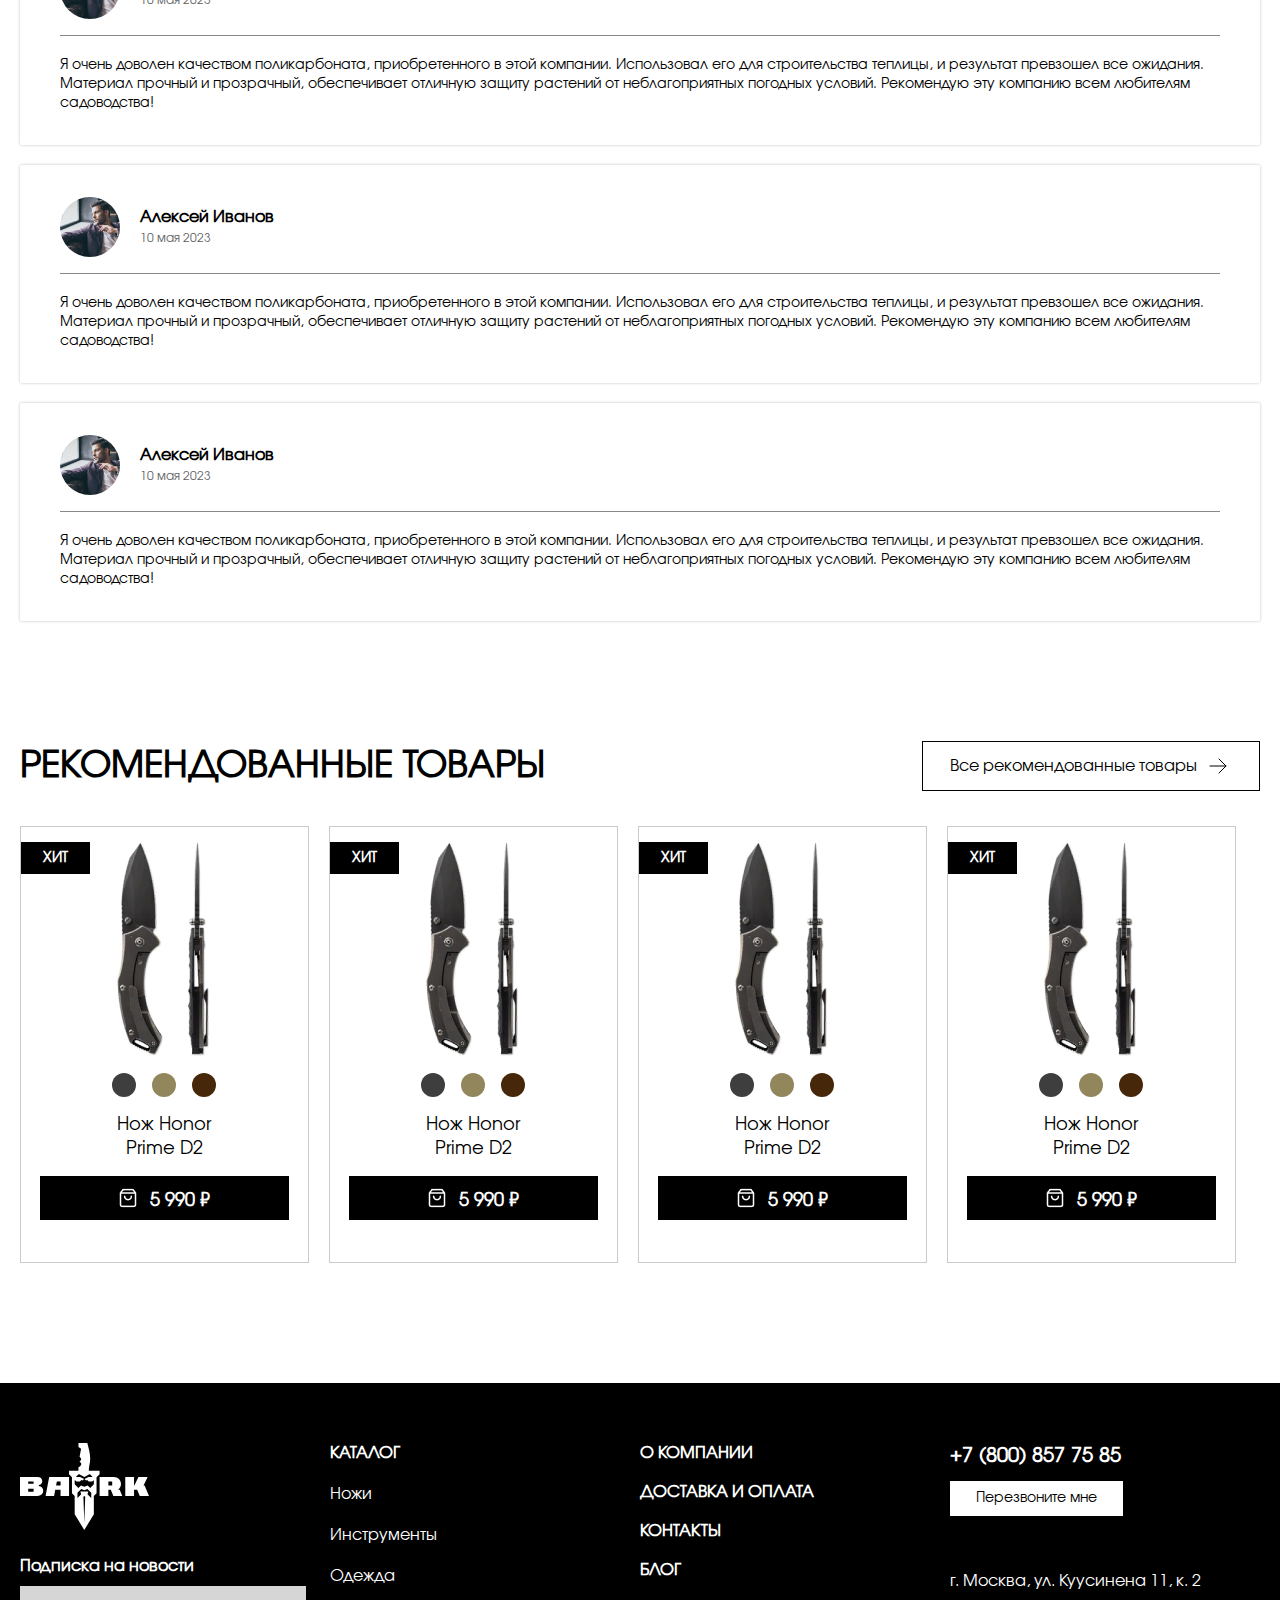
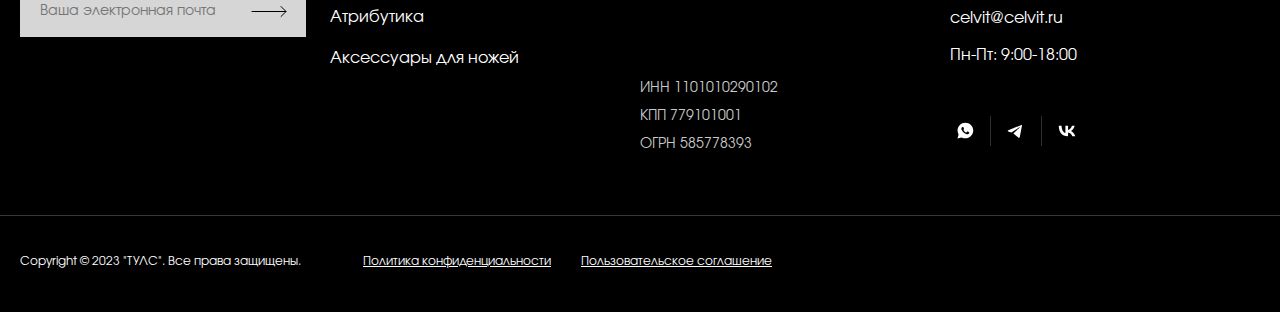
<file: product.html>
<!DOCTYPE html>
<html lang="en">

<head>
    <meta charset="UTF-8">
    <meta name="viewport" content="width=device-width, initial-scale=1.0">
    <title>Document</title>
    <link href="./css/bootstrap.min.css" rel="stylesheet">
    <link rel="stylesheet" href="./css/owl.carousel.min.css">
    <link rel="stylesheet" href="./css/style.css">
    <link rel="stylesheet" href="./css/adaptive.css">
    <link rel="stylesheet" href="./css/slick.min.css" />
   
</head>

<body>
    <header>
        <div class="header-wrapper">
            <div class="header-wrapper__top d-flex align-items-center">
                <div class="container">
                    <div class="row">

                        <div class="col-xl-3 col-5 header-wrapper_top--logo">
                            <a href="./index.html">
                                <svg xmlns="http://www.w3.org/2000/svg" width="129" height="87" viewBox="0 0 129 87"
                                    fill="none">
                                    <g clip-path="url(#clip0_104_3150)">
                                        <path
                                            d="M18.7781 43.0073V42.0491C20.8676 41.8027 22.2698 40.2697 22.2698 38.1892C22.2698 35.6158 20.0978 34.0828 17.7059 34.0828L0 34.0554V52.9447H17.5684C20.5652 52.9447 23.2046 51.001 23.2046 47.8254C23.2046 45.2247 21.445 43.2537 18.7781 43.0073ZM13.5818 48.8383H8.1931V45.827H13.6093V48.8383H13.5818ZM13.5818 40.7625H8.1931V38.545H13.6093V40.7625H13.5818Z"
                                            fill="#010101" />
                                        <path
                                            d="M25.5965 52.9447H34.0921L35.2468 46.8399H40.5531V52.9447H49.0486V34.0554H29.1707L25.5965 52.9447ZM36.8414 38.545H40.5806V42.5693H36.0991L36.8414 38.545Z"
                                            fill="#010101" />
                                        <path
                                            d="M98.0972 46.8125C99.8293 45.5258 100.984 43.4453 100.984 41.0909C100.984 37.2036 97.9047 34.028 93.8907 34.028H79.594V52.9173H88.3645V46.8125H90.7564L93.3683 52.9173H102.276L99.6643 46.7851H98.0972V46.8125ZM92.1861 42.5966H88.3919V38.5724H92.1861V42.5966Z"
                                            fill="#010101" />
                                        <path
                                            d="M124.574 42.5966H123.529L127.653 34.0554H118.442L114.346 42.5966H114.043V34.0554H105.273V52.9447H114.043V46.8399H117.178L119.79 52.9447H129L124.574 42.5966Z"
                                            fill="#010101" />
                                        <path
                                            d="M64.3075 35.1778V35.1504L64.2525 35.1778C64.3075 35.1504 64.3075 35.1778 64.3075 35.1778Z"
                                            fill="#010101" />
                                        <path
                                            d="M79.594 27.759H69.0364H68.844C68.954 22.7766 70.1912 20.5318 70.1912 15.303C70.1912 9.85526 67.3043 0 67.3043 0H58.4789V3.99685L61.0908 5.77627L59.5786 13.7426L60.4859 14.646C61.3657 15.4947 61.3382 16.8908 60.4584 17.7121C60.211 17.9585 59.9086 18.1775 59.5786 18.4239L60.7059 19.6284C61.4482 20.4223 61.5032 21.6542 60.7609 22.4755C60.2385 23.0503 59.4962 23.7074 58.4514 24.2275V27.7316H49.0486V31.3452L51.9629 34.247V50.2071L54.6848 52.9172V71.3137L64.28 86.9726L73.8753 71.3137L73.8203 52.9172L76.5422 50.2071V34.3291L79.5665 31.3178V27.759H79.594ZM67.6893 42.4871L64.335 43.8011L60.9808 42.4871L58.3964 45.0057L54.7123 41.3647V37.1215L56.5268 38.4355H59.9361L61.3657 37.012L62.5479 37.5047L64.1151 35.9443L60.1285 34.0554H55.8395L58.5339 31.3726H59.2762L64.335 33.9733L69.3939 31.3726H69.9987L72.6931 34.0554H68.4591L64.4725 35.9443L66.0396 37.5047L67.2219 37.012L68.6515 38.4355H72.0607L73.8478 37.1488V41.3647L70.2187 44.9783L67.6893 42.4871ZM64.3075 79.9918L63.4003 53.848L64.3075 52.9446L65.2148 53.848L64.3075 79.9918ZM71.2084 54.9978L67.4418 51.1652L68.3766 48.5919H64.335H60.2935L61.2283 51.1652L57.4616 54.9978V49.8512L61.2557 46.1007L64.3625 47.3326L67.4418 46.1007L71.2359 49.8512V54.9978H71.2084Z"
                                            fill="#010101" />
                                    </g>
                                    <defs>
                                        <clipPath id="clip0_104_3150">
                                            <rect width="129" height="87" fill="white" />
                                        </clipPath>
                                    </defs>
                                </svg>
                            </a>
                        </div>

                        <div
                            class="header-wrapper__top--nav col-xl-9 col-7 d-flex align-items-center justify-content-end">
                            <ul class="list-group-flush d-flex" id="header-top-nav__list">
                                <li class="list-group-item d-flex flex-column align-items-center">
                                    <a href="./favourites.html" class="nav-link">
                                        <div class="header-top-list__icon">
                                            <svg xmlns="http://www.w3.org/2000/svg" width="23" height="20"
                                                viewBox="0 0 23 20" fill="none">
                                                <path
                                                    d="M19.9578 2.54219C19.4691 2.05327 18.8889 1.66542 18.2503 1.40081C17.6117 1.1362 16.9272 1 16.2359 1C15.5446 1 14.8601 1.1362 14.2215 1.40081C13.5829 1.66542 13.0026 2.05327 12.5139 2.54219L11.4997 3.55639L10.4855 2.54219C9.49842 1.55507 8.1596 1.00051 6.76361 1.00051C5.36761 1.00051 4.02879 1.55507 3.04168 2.54219C2.05456 3.52931 1.5 4.86812 1.5 6.26412C1.5 7.66012 2.05456 8.99894 3.04168 9.98605L11.4997 18.4441L19.9578 9.98605C20.4467 9.49736 20.8346 8.91714 21.0992 8.27851C21.3638 7.63989 21.5 6.95539 21.5 6.26412C21.5 5.57285 21.3638 4.88835 21.0992 4.24973C20.8346 3.6111 20.4467 3.03088 19.9578 2.54219Z"
                                                    stroke="black" stroke-width="2" stroke-linecap="round"
                                                    stroke-linejoin="round" />
                                            </svg>
                                        </div>
                                    </a>
                                    <div class="header-top-list__link d-none d-xl-block">Избранное</div>
                                </li>
                                <li class="list-group-item d-flex flex-column align-items-center">
                                    <a href="./compare.html" class="nav-link">
                                        <div class="header-top-list__icon"><svg xmlns="http://www.w3.org/2000/svg"
                                                width="23" height="21" viewBox="0 0 23 21" fill="none">
                                                <path d="M1.5 1L1.5 20M11.5 7L11.5 20M21.5 12V20" stroke="black"
                                                    stroke-width="2" stroke-linecap="round" />
                                            </svg>
                                        </div>
                                    </a>
                                    <div class="header-top-list__link d-none d-xl-block">Сравнение</div>
                                </li>
                                <li class="list-group-item d-flex flex-column align-items-center">
                                    <a href="#" class="nav-link">
                                        <div class="header-top-list__icon"><svg xmlns="http://www.w3.org/2000/svg"
                                                width="26" height="25" viewBox="0 0 26 25" fill="none">
                                                <path
                                                    d="M6.75 2.08331L3.625 6.24998V20.8333C3.625 21.3858 3.84449 21.9158 4.23519 22.3065C4.62589 22.6972 5.1558 22.9166 5.70833 22.9166H20.2917C20.8442 22.9166 21.3741 22.6972 21.7648 22.3065C22.1555 21.9158 22.375 21.3858 22.375 20.8333V6.24998L19.25 2.08331H6.75Z"
                                                    stroke="black" stroke-width="1.8" stroke-linecap="round"
                                                    stroke-linejoin="round" />
                                                <path d="M3.625 6.25H22.375" stroke="black" stroke-width="1.8"
                                                    stroke-linecap="round" stroke-linejoin="round" />
                                                <path
                                                    d="M17.1666 10.4167C17.1666 11.5218 16.7277 12.5816 15.9463 13.363C15.1649 14.1444 14.105 14.5834 13 14.5834C11.8949 14.5834 10.8351 14.1444 10.0537 13.363C9.2723 12.5816 8.83331 11.5218 8.83331 10.4167"
                                                    stroke="black" stroke-width="1.8" stroke-linecap="round"
                                                    stroke-linejoin="round" />
                                            </svg>
                                        </div>
                                    </a>
                                    <div class="header-top-list__link d-none d-xl-block">Корзина</div>
                                </li>
                                <li class="list-group-item d-flex flex-column align-items-center">
                                    <a href="#" class="nav-link">
                                        <div class="header-top-list__icon"><svg xmlns="http://www.w3.org/2000/svg"
                                                width="26" height="26" viewBox="0 0 26 26" fill="none">
                                                <path
                                                    d="M5.41663 22.75C5.41663 18.5618 8.8118 15.1667 13 15.1667C17.1881 15.1667 20.5833 18.5618 20.5833 22.75M17.3333 7.58333C17.3333 9.97657 15.3932 11.9167 13 11.9167C10.6067 11.9167 8.66663 9.97657 8.66663 7.58333C8.66663 5.1901 10.6067 3.25 13 3.25C15.3932 3.25 17.3333 5.1901 17.3333 7.58333Z"
                                                    stroke="black" stroke-width="2" stroke-linecap="round"
                                                    stroke-linejoin="round" />
                                            </svg>
                                        </div>
                                    </a>
                                    <div class="header-top-list__link d-none d-xl-block">Войти</div>
                                </li>
                            </ul>
                        </div>
                    </div>
                </div>
            </div>
            <div class="header-wrapper__bottom">
                <div class="container">
                    <div class="row header-nav__wrapper flex-xl-row flex-row-reverse">
                        <div
                            class="col-xl-10 col-6 d-xl-flex d-none align-items-center justify-content-xl-start justify-content-end">
                            <nav class="navbar navbar-expand-lg d-xl-flex d-none">
                                <div class="container-fluid p-0">
                                    <button class="navbar-toggler" type="button" data-bs-toggle="collapse"
                                        data-bs-target="#navbarNavAltMarkup" aria-controls="navbarNavAltMarkup"
                                        aria-expanded="false" aria-label="Переключатель навигации">
                                        <span class="navbar-toggler-icon"></span>
                                    </button>
                                    <div class="collapse navbar-collapse d-flex text-uppercase" id="navbarNavAltMarkup">
                                        <!--header menu-->

                                        <ul class="navbar-nav list-group-flush" id="header-nav__wrapper--menu">
                                            <li class="list-group-flush d-flex align-items-center ">
                                                <a class="nav-link active" aria-current="page"
                                                    href="./category-product.html">Каталог</a>
                                            </li>
                                            <li
                                                class="list-group-item parent-menu nav-link-level1 d-flex align-items-center">
                                                <a class="nav-link position-relative" href="#">ножи</a>
                                                <ul class="list-group-flush sub-menu-list">
                                                    <li class="list-group-item"><a class="nav-link"
                                                            href="#">Тактические</a></li>
                                                    <li class="list-group-item"><a class="nav-link" href="#">Скрытого
                                                            ношения</a></li>
                                                    <li class="list-group-item"><a class="nav-link"
                                                            href="#">Туристические</a></li>
                                                    <li class="list-group-item"><a class="nav-link" href="#">Ножи на
                                                            каждый день EDC</a></li>
                                                    <li class="list-group-item"><a class="nav-link" href="#">Ножи для
                                                            выживания</a></li>
                                                    <li class="list-group-item"><a class="nav-link"
                                                            href="#">Исторические</a></li>
                                                </ul>
                                            </li>
                                            <li
                                                class="list-group-item parent-menu nav-link-level1 d-flex align-items-center">
                                                <a class="nav-link d-flex  align-items-center" href="#">коллекции
                                                    ножей</a>
                                                <div class="sub-mega-menu">

                                                    <div class="sub-mega-menu__card">
                                                        <img class="sub-mega-menu__card_img"
                                                            src="./img/rectangle-178.png" />
                                                        <div class="sub-mega-menu__card_title">SOF SERIES</div>
                                                        <ul class="sub-mega-menu__card__ul list-group-flush">
                                                            <li class="list-group-item sub-mega-menu__ul--li">
                                                                <a href="#" class="nav-link">Название раздела 1</a>
                                                            </li>
                                                            <li class="list-group-item sub-mega-menu__ul--li">
                                                                <a href="#" class="nav-link">Название раздела 2</a>
                                                            </li>
                                                            <li class="list-group-item sub-mega-menu__ul--li">
                                                                <a href="#" class="nav-link">Название раздела 3</a>
                                                            </li>
                                                            <li class="list-group-item sub-mega-menu__ul--li">
                                                                <a href="#" class="nav-link">Название раздела 4</a>
                                                            </li>
                                                            <li class="list-group-item sub-mega-menu__ul--li">
                                                                <a href="#" class="nav-link">Название раздела 5</a>
                                                            </li>
                                                            <li class="list-group-item sub-mega-menu__ul--li">
                                                                <a href="#" class="nav-link">Название раздела 6</a>
                                                            </li>
                                                        </ul>
                                                    </div>

                                                    <div class="sub-mega-menu__card">
                                                        <img class="sub-mega-menu__card_img"
                                                            src="./img/rectangle-178.png" />
                                                        <div class="sub-mega-menu__card_title">SOF SERIES</div>
                                                        <ul class="sub-mega-menu__card__ul list-group-flush">
                                                            <li class="list-group-item sub-mega-menu__ul--li">
                                                                <a href="#" class="nav-link">Название раздела 1</a>
                                                            </li>
                                                            <li class="list-group-item sub-mega-menu__ul--li">
                                                                <a href="#" class="nav-link">Название раздела 2</a>
                                                            </li>
                                                            <li class="list-group-item sub-mega-menu__ul--li">
                                                                <a href="#" class="nav-link">Название раздела 3</a>
                                                            </li>
                                                            <li class="list-group-item sub-mega-menu__ul--li">
                                                                <a href="#" class="nav-link">Название раздела 4</a>
                                                            </li>
                                                            <li class="list-group-item sub-mega-menu__ul--li">
                                                                <a href="#" class="nav-link">Название раздела 5</a>
                                                            </li>
                                                            <li class="list-group-item sub-mega-menu__ul--li">
                                                                <a href="#" class="nav-link">Название раздела 6</a>
                                                            </li>
                                                        </ul>
                                                    </div>

                                                    <div class="sub-mega-menu__card">
                                                        <img class="sub-mega-menu__card_img"
                                                            src="./img/rectangle-178.png" />
                                                        <div class="sub-mega-menu__card_title">SOF SERIES</div>
                                                        <ul class="sub-mega-menu__card__ul list-group-flush">
                                                            <li class="list-group-item sub-mega-menu__ul--li">
                                                                <a href="#" class="nav-link">Название раздела 1</a>
                                                            </li>
                                                            <li class="list-group-item sub-mega-menu__ul--li">
                                                                <a href="#" class="nav-link">Название раздела 2</a>
                                                            </li>
                                                            <li class="list-group-item sub-mega-menu__ul--li">
                                                                <a href="#" class="nav-link">Название раздела 3</a>
                                                            </li>
                                                            <li class="list-group-item sub-mega-menu__ul--li">
                                                                <a href="#" class="nav-link">Название раздела 4</a>
                                                            </li>
                                                            <li class="list-group-item sub-mega-menu__ul--li">
                                                                <a href="#" class="nav-link">Название раздела 5</a>
                                                            </li>
                                                            <li class="list-group-item sub-mega-menu__ul--li">
                                                                <a href="#" class="nav-link">Название раздела 6</a>
                                                            </li>
                                                        </ul>
                                                    </div>

                                                    <div class="sub-mega-menu__card">
                                                        <img class="sub-mega-menu__card_img"
                                                            src="./img/rectangle-178.png" />
                                                        <div class="sub-mega-menu__card_title">SOF SERIES</div>
                                                        <ul class="sub-mega-menu__card__ul list-group-flush">
                                                            <li class="list-group-item sub-mega-menu__ul--li">
                                                                <a href="#" class="nav-link">Название раздела 1</a>
                                                            </li>
                                                            <li class="list-group-item sub-mega-menu__ul--li">
                                                                <a href="#" class="nav-link">Название раздела 2</a>
                                                            </li>
                                                            <li class="list-group-item sub-mega-menu__ul--li">
                                                                <a href="#" class="nav-link">Название раздела 3</a>
                                                            </li>
                                                            <li class="list-group-item sub-mega-menu__ul--li">
                                                                <a href="#" class="nav-link">Название раздела 4</a>
                                                            </li>
                                                            <li class="list-group-item sub-mega-menu__ul--li">
                                                                <a href="#" class="nav-link">Название раздела 5</a>
                                                            </li>
                                                            <li class="list-group-item sub-mega-menu__ul--li">
                                                                <a href="#" class="nav-link">Название раздела 6</a>
                                                            </li>
                                                        </ul>
                                                    </div>

                                                    <div class="sub-mega-menu__card">
                                                        <img class="sub-mega-menu__card_img"
                                                            src="./img/rectangle-178.png" />
                                                        <div class="sub-mega-menu__card_title">SOF SERIES</div>
                                                        <ul class="sub-mega-menu__card__ul list-group-flush">
                                                            <li class="list-group-item sub-mega-menu__ul--li">
                                                                <a href="#" class="nav-link">Название раздела 1</a>
                                                            </li>
                                                            <li class="list-group-item sub-mega-menu__ul--li">
                                                                <a href="#" class="nav-link">Название раздела 2</a>
                                                            </li>
                                                            <li class="list-group-item sub-mega-menu__ul--li">
                                                                <a href="#" class="nav-link">Название раздела 3</a>
                                                            </li>
                                                            <li class="list-group-item sub-mega-menu__ul--li">
                                                                <a href="#" class="nav-link">Название раздела 4</a>
                                                            </li>
                                                            <li class="list-group-item sub-mega-menu__ul--li">
                                                                <a href="#" class="nav-link">Название раздела 5</a>
                                                            </li>
                                                            <li class="list-group-item sub-mega-menu__ul--li">
                                                                <a href="#" class="nav-link">Название раздела 6</a>
                                                            </li>
                                                        </ul>
                                                    </div>

                                                </div>

                                            </li>
                                            <li class="list-group-item d-flex align-items-center ">
                                                <a class="nav-link" href="#">инструменты</a>
                                            </li>
                                            <li class="list-group-item d-flex align-items-center ">
                                                <a class="nav-link" href="#">одежда</a>
                                            </li>
                                            <li class="list-group-item d-flex align-items-center ">
                                                <a class="nav-link" href="#">аксессуары для ножей</a>
                                            </li>
                                            <li class="list-group-item d-flex align-items-center ">
                                                <a class="nav-link" href="./about.html">О компании</a>
                                            </li>
                                        </ul>
                                    </div>

                                    <!--end header menu-->

                                </div>
                        </div>
                        </nav>
                        <div class="d-flex d-xl-none col-6 justify-content-end">
                            <button class="btn btn-mobile-menu" type="button" data-bs-toggle="offcanvas"
                                data-bs-target="#offcanvasRight" aria-controls="offcanvasRight">
                                <span>Меню</span>
                                <svg xmlns="http://www.w3.org/2000/svg" width="24" height="24" viewBox="0 0 24 24"
                                    fill="none">
                                    <path
                                        d="M12 7C12.3956 7 12.7822 6.8827 13.1111 6.66294C13.44 6.44318 13.6964 6.13082 13.8478 5.76537C13.9991 5.39992 14.0387 4.99778 13.9616 4.60982C13.8844 4.22186 13.6939 3.86549 13.4142 3.58579C13.1345 3.30608 12.7781 3.1156 12.3902 3.03843C12.0022 2.96126 11.6001 3.00087 11.2346 3.15224C10.8692 3.30362 10.5568 3.55996 10.3371 3.88886C10.1173 4.21776 10 4.60444 10 5C10 5.53043 10.2107 6.03914 10.5858 6.41421C10.9609 6.78929 11.4696 7 12 7ZM12 17C11.6044 17 11.2178 17.1173 10.8889 17.3371C10.56 17.5568 10.3036 17.8692 10.1522 18.2346C10.0009 18.6001 9.96126 19.0022 10.0384 19.3902C10.1156 19.7781 10.3061 20.1345 10.5858 20.4142C10.8655 20.6939 11.2219 20.8844 11.6098 20.9616C11.9978 21.0387 12.3999 20.9991 12.7654 20.8478C13.1308 20.6964 13.4432 20.44 13.6629 20.1111C13.8827 19.7822 14 19.3956 14 19C14 18.4696 13.7893 17.9609 13.4142 17.5858C13.0391 17.2107 12.5304 17 12 17ZM12 10C11.6044 10 11.2178 10.1173 10.8889 10.3371C10.56 10.5568 10.3036 10.8692 10.1522 11.2346C10.0009 11.6001 9.96126 12.0022 10.0384 12.3902C10.1156 12.7781 10.3061 13.1345 10.5858 13.4142C10.8655 13.6939 11.2219 13.8844 11.6098 13.9616C11.9978 14.0387 12.3999 13.9991 12.7654 13.8478C13.1308 13.6964 13.4432 13.44 13.6629 13.1111C13.8827 12.7822 14 12.3956 14 12C14 11.4696 13.7893 10.9609 13.4142 10.5858C13.0391 10.2107 12.5304 10 12 10Z"
                                        fill="#111111" />
                                </svg>
                            </button>

                            <div class="offcanvas offcanvas-end" tabindex="-1" id="offcanvasRight"
                                aria-labelledby="offcanvasRightLabel">
                                <div class="offcanvas-header">
                                    <h5 class="offcanvas-title" id="offcanvasRightLabel">Меню</h5>
                                    <button type="button" class="btn-close" data-bs-dismiss="offcanvas"
                                        aria-label="Закрыть"></button>
                                </div>
                                <div class="offcanvas-body">
                                    <div class="container-fluid p-0">
                                        <button class="navbar-toggler" type="button" data-bs-toggle="collapse"
                                            data-bs-target="#navbarNavAltMarkup" aria-controls="navbarNavAltMarkup"
                                            aria-expanded="false" aria-label="Переключатель навигации">
                                            <span class="navbar-toggler-icon"></span>
                                        </button>
                                        <div class="collapse navbar-collapse d-flex text-uppercase"
                                            id="navbarNavAltMarkup">
                                            <ul class="navbar-nav list-group-flush" id="header-nav__wrapper--menu">
                                                <li class="list-group-item align-items-center">
                                                    <a class="nav-link d-flex active" aria-current="page"
                                                        href="./category-product.html">Каталог</a>
                                                </li>

                                                <li class="list-group-item align-items-center parent-menu nav-link-level1"
                                                    id="sub-menu-list">
                                                    <a class="nav-link  d-flex  align-items-center justify-content-between position-relative"
                                                        href="#">
                                                        <span>ножи</span>
                                                        <svg xmlns="http://www.w3.org/2000/svg" width="26" height="26"
                                                            viewBox="0 0 26 26" fill="none">
                                                            <path d="M9.6001 19.2L16.0001 12.8L9.6001 6.39999"
                                                                stroke="black" stroke-width="2" stroke-linecap="round"
                                                                stroke-linejoin="round" />
                                                        </svg>
                                                    </a>
                                                    <ul class="list-group-flush sub-menu-list" style="display: none;">
                                                        <li class="list-group-item"><a class="nav-link"
                                                                href="#">Тактические</a></li>
                                                        <li class="list-group-item"><a class="nav-link"
                                                                href="#">Скрытого
                                                                ношения</a></li>
                                                        <li class="list-group-item"><a class="nav-link"
                                                                href="#">Туристические</a></li>
                                                        <li class="list-group-item"><a class="nav-link" href="#">Ножи на
                                                                каждый день EDC</a></li>
                                                        <li class="list-group-item"><a class="nav-link" href="#">Ножи
                                                                для
                                                                выживания</a></li>
                                                        <li class="list-group-item"><a class="nav-link"
                                                                href="#">Исторические</a></li>
                                                    </ul>
                                                </li>
                                                <li class="list-group-item align-items-center parent-menu nav-link-level1"
                                                    id="sub-mega-menu">
                                                    <a class="nav-link d-flex  align-items-center justify-content-between position-relative"
                                                        href="#">
                                                        <span>коллекции ножей</span>
                                                        <svg xmlns="http://www.w3.org/2000/svg" width="26" height="26"
                                                            viewBox="0 0 26 26" fill="none">
                                                            <path d="M9.6001 19.2L16.0001 12.8L9.6001 6.39999"
                                                                stroke="black" stroke-width="2" stroke-linecap="round"
                                                                stroke-linejoin="round" />
                                                        </svg>
                                                    </a>
                                                    <div class="sub-mega-menu" style="display: none;">

                                                        <div class="sub-mega-menu__card">
                                                            <img class="sub-mega-menu__card_img"
                                                                src="./img/rectangle-178.png" />
                                                            <div class="sub-mega-menu__card_title">SOF SERIES</div>
                                                            <ul class="list-group-flush sub-mega-menu__card__ul">
                                                                <li class="list-group-item sub-mega-menu__ul--li">
                                                                    <a href="#" class="nav-link">Название раздела 1</a>
                                                                </li>
                                                                <li class="list-group-item sub-mega-menu__ul--li">
                                                                    <a href="#" class="nav-link">Название раздела 2</a>
                                                                </li>
                                                                <li class="list-group-item sub-mega-menu__ul--li">
                                                                    <a href="#" class="nav-link">Название раздела 3</a>
                                                                </li>
                                                                <li class="list-group-item sub-mega-menu__ul--li">
                                                                    <a href="#" class="nav-link">Название раздела 4</a>
                                                                </li>
                                                                <li class="list-group-item sub-mega-menu__ul--li">
                                                                    <a href="#" class="nav-link">Название раздела 5</a>
                                                                </li>
                                                                <li class="list-group-item sub-mega-menu__ul--li">
                                                                    <a href="#" class="nav-link">Название раздела 6</a>
                                                                </li>
                                                            </ul>
                                                        </div>

                                                        <div class="sub-mega-menu__card">
                                                            <img class="sub-mega-menu__card_img"
                                                                src="./img/rectangle-178.png" />
                                                            <div class="sub-mega-menu__card_title">SOF SERIES</div>
                                                            <ul class="list-group-flush sub-mega-menu__card__ul">
                                                                <li class="list-group-item sub-mega-menu__ul--li">
                                                                    <a href="#" class="nav-link">Название раздела 1</a>
                                                                </li>
                                                                <li class="list-group-item sub-mega-menu__ul--li">
                                                                    <a href="#" class="nav-link">Название раздела 2</a>
                                                                </li>
                                                                <li class="list-group-item sub-mega-menu__ul--li">
                                                                    <a href="#" class="nav-link">Название раздела 3</a>
                                                                </li>
                                                                <li class="list-group-item sub-mega-menu__ul--li">
                                                                    <a href="#" class="nav-link">Название раздела 4</a>
                                                                </li>
                                                                <li class="list-group-item sub-mega-menu__ul--li">
                                                                    <a href="#" class="nav-link">Название раздела 5</a>
                                                                </li>
                                                                <li class="list-group-item sub-mega-menu__ul--li">
                                                                    <a href="#" class="nav-link">Название раздела 6</a>
                                                                </li>
                                                            </ul>
                                                        </div>

                                                        <div class="sub-mega-menu__card">
                                                            <img class="sub-mega-menu__card_img"
                                                                src="./img/rectangle-178.png" />
                                                            <div class="sub-mega-menu__card_title">SOF SERIES</div>
                                                            <ul class="list-group-flush sub-mega-menu__card__ul">
                                                                <li class="list-group-item sub-mega-menu__ul--li">
                                                                    <a href="#" class="nav-link">Название раздела 1</a>
                                                                </li>
                                                                <li class="list-group-item sub-mega-menu__ul--li">
                                                                    <a href="#" class="nav-link">Название раздела 2</a>
                                                                </li>
                                                                <li class="list-group-item sub-mega-menu__ul--li">
                                                                    <a href="#" class="nav-link">Название раздела 3</a>
                                                                </li>
                                                                <li class="list-group-item sub-mega-menu__ul--li">
                                                                    <a href="#" class="nav-link">Название раздела 4</a>
                                                                </li>
                                                                <li class="list-group-item sub-mega-menu__ul--li">
                                                                    <a href="#" class="nav-link">Название раздела 5</a>
                                                                </li>
                                                                <li class="list-group-item sub-mega-menu__ul--li">
                                                                    <a href="#" class="nav-link">Название раздела 6</a>
                                                                </li>
                                                            </ul>
                                                        </div>

                                                        <div class="sub-mega-menu__card">
                                                            <img class="sub-mega-menu__card_img"
                                                                src="./img/rectangle-178.png" />
                                                            <div class="sub-mega-menu__card_title">SOF SERIES</div>
                                                            <ul class="list-group-flush sub-mega-menu__card__ul">
                                                                <li class="list-group-item sub-mega-menu__ul--li">
                                                                    <a href="#" class="nav-link">Название раздела 1</a>
                                                                </li>
                                                                <li class="list-group-item sub-mega-menu__ul--li">
                                                                    <a href="#" class="nav-link">Название раздела 2</a>
                                                                </li>
                                                                <li class="list-group-item sub-mega-menu__ul--li">
                                                                    <a href="#" class="nav-link">Название раздела 3</a>
                                                                </li>
                                                                <li class="list-group-item sub-mega-menu__ul--li">
                                                                    <a href="#" class="nav-link">Название раздела 4</a>
                                                                </li>
                                                                <li class="list-group-item sub-mega-menu__ul--li">
                                                                    <a href="#" class="nav-link">Название раздела 5</a>
                                                                </li>
                                                                <li class="list-group-item sub-mega-menu__ul--li">
                                                                    <a href="#" class="nav-link">Название раздела 6</a>
                                                                </li>
                                                            </ul>
                                                        </div>

                                                        <div class="sub-mega-menu__card">
                                                            <img class="sub-mega-menu__card_img"
                                                                src="./img/rectangle-178.png" />
                                                            <div class="sub-mega-menu__card_title">SOF SERIES</div>
                                                            <ul class="list-group-flush sub-mega-menu__card__ul">
                                                                <li class="list-group-item sub-mega-menu__ul--li">
                                                                    <a href="#" class="nav-link">Название раздела 1</a>
                                                                </li>
                                                                <li class="list-group-item sub-mega-menu__ul--li">
                                                                    <a href="#" class="nav-link">Название раздела 2</a>
                                                                </li>
                                                                <li class="list-group-item sub-mega-menu__ul--li">
                                                                    <a href="#" class="nav-link">Название раздела 3</a>
                                                                </li>
                                                                <li class="list-group-item sub-mega-menu__ul--li">
                                                                    <a href="#" class="nav-link">Название раздела 4</a>
                                                                </li>
                                                                <li class="list-group-item sub-mega-menu__ul--li">
                                                                    <a href="#" class="nav-link">Название раздела 5</a>
                                                                </li>
                                                                <li class="list-group-item sub-mega-menu__ul--li">
                                                                    <a href="#" class="nav-link">Название раздела 6</a>
                                                                </li>
                                                            </ul>
                                                        </div>

                                                    </div>

                                                </li>
                                                <li class="list-group-item align-items-center">
                                                    <a class="nav-link" href="#">инструменты</a>
                                                </li>
                                                <li class="list-group-item align-items-center">
                                                    <a class="nav-link" href="#">одежда</a>
                                                </li>
                                                <li class="list-group-item align-items-center">
                                                    <a class="nav-link" href="#">аксессуары для
                                                        ножей</a>
                                                </li>
                                                <li class="list-group-item align-items-center">
                                                    <a class="nav-link" href="./about.html">О компании</a>
                                                </li>
                                                <li class="list-group-item align-items-center">
                                                    <a class="nav-link" href="./blog.html">Блог</a>
                                                </li>
                                                <li class="list-group-item align-items-center">
                                                    <a class="nav-link" href="./dilivery.html">Доставка и оплата</a>
                                                </li>
                                                <li class="list-group-item align-items-center">
                                                    <a class="nav-link" href="./contacts.html">Контакты</a>
                                                </li>
                                            </ul>
                                        </div>
                                    </div>
                                </div>
                            </div>
                        </div>
                        <div class="col-xl-2 col-6 d-flex justify-content-xl-end justify-content-start">
                            <div class="d-flex h-100 align-items-center" id="header-wrapper__bottom--social">
                                <a href="#" class="nav-link">
                                    <svg xmlns="http://www.w3.org/2000/svg" width="30" height="30" viewBox="0 0 30 30"
                                        fill="none">
                                        <path
                                            d="M20.9451 9.04687C19.4634 7.57031 17.4878 6.75 15.4024 6.75C11.0671 6.75 7.55488 10.25 7.55488 14.5703C7.55488 15.9375 7.93902 17.3047 8.59756 18.4531L7.5 22.5L11.6707 21.4062C12.8232 22.0078 14.0854 22.3359 15.4024 22.3359C19.7378 22.3359 23.25 18.8359 23.25 14.5156C23.1951 12.4922 22.4268 10.5234 20.9451 9.04687ZM19.189 17.3594C19.0244 17.7969 18.2561 18.2344 17.872 18.2891C17.5427 18.3437 17.1037 18.3438 16.6646 18.2344C16.3902 18.125 16.0061 18.0156 15.5671 17.7969C13.5915 16.9766 12.3293 15.0078 12.2195 14.8438C12.1098 14.7344 11.3963 13.8047 11.3963 12.8203C11.3963 11.8359 11.8902 11.3984 12.0549 11.1797C12.2195 10.9609 12.439 10.9609 12.6037 10.9609C12.7134 10.9609 12.878 10.9609 12.9878 10.9609C13.0976 10.9609 13.2622 10.9062 13.4268 11.2891C13.5915 11.6719 13.9756 12.6562 14.0305 12.7109C14.0854 12.8203 14.0854 12.9297 14.0305 13.0391C13.9756 13.1484 13.9207 13.2578 13.811 13.3672C13.7012 13.4766 13.5915 13.6406 13.5366 13.6953C13.4268 13.8047 13.3171 13.9141 13.4268 14.0781C13.5366 14.2969 13.9207 14.8984 14.5244 15.4453C15.2927 16.1016 15.8963 16.3203 16.1159 16.4297C16.3354 16.5391 16.4451 16.4844 16.5549 16.375C16.6646 16.2656 17.0488 15.8281 17.1585 15.6094C17.2683 15.3906 17.4329 15.4453 17.5976 15.5C17.7622 15.5547 18.75 16.0469 18.9146 16.1562C19.1341 16.2656 19.2439 16.3203 19.2988 16.375C19.3537 16.5391 19.3537 16.9219 19.189 17.3594Z"
                                            fill="black" />
                                    </svg>
                                </a>
                                <a href="#" class="nav-link">
                                    <svg xmlns="http://www.w3.org/2000/svg" width="30" height="30" viewBox="0 0 30 30"
                                        fill="none">
                                        <path
                                            d="M21 9.45167L18.7459 21.2192C18.7459 21.2192 18.4306 22.0351 17.5642 21.6438L12.3634 17.5144L12.3393 17.5023C13.0418 16.849 18.4893 11.777 18.7274 11.5471C19.0959 11.191 18.8671 10.979 18.4392 11.248L10.3926 16.5397L7.28823 15.4581C7.28823 15.4581 6.79969 15.2781 6.75269 14.8868C6.70508 14.4949 7.30431 14.2829 7.30431 14.2829L19.9599 9.14171C19.9599 9.14171 21 8.66845 21 9.45167Z"
                                            fill="black" />
                                    </svg>
                                </a>
                                <a href="#" class="nav-link">
                                    <svg xmlns="http://www.w3.org/2000/svg" width="30" height="30" viewBox="0 0 30 30"
                                        fill="none">
                                        <path
                                            d="M15.7369 20.25C10.0995 20.25 6.88398 16.3086 6.75 9.75H9.57386C9.66661 14.5638 11.7484 16.6029 13.3974 17.0233V9.75H16.0564V13.9017C17.6847 13.723 19.3955 11.8311 19.9727 9.75H22.6316C22.4142 10.8293 21.9806 11.8512 21.3582 12.7519C20.7358 13.6525 19.9378 14.4125 19.0142 14.9842C20.0452 15.5067 20.9557 16.2461 21.6859 17.1538C22.416 18.0615 22.9491 19.1168 23.25 20.25H20.3231C20.053 19.2657 19.504 18.3846 18.745 17.7171C17.986 17.0496 17.0507 16.6255 16.0564 16.4977V20.25H15.7369Z"
                                            fill="black" />
                                    </svg>
                                </a>
                            </div>
                        </div>
                    </div>
                </div>
            </div>
        </div>
        </div>

    </header>
    <main>
        <div class="container">
            <div class="row">
                <div class="col-12">
                    <nav aria-label="breadcrumb">
                        <div class="breadcrumb d-flex">
                            <div class="breadcrumb-item"><a href="#">Главная</a></div>
                            <div class="breadcrumb-item"><a href="#">О компании</a></div>
                            <!-- <li class="breadcrumb-item active" aria-current="page">Active</li> -->
                        </div>
                    </nav>
                </div>
            </div>

        </div>
        <section class="product-top-wrapper">
            <div class="container">
                <div class="row">
                    <div class="col-xl-6 col-12">
                        
                        <!-- Carousel wrapper -->
                        <div id="product-slider" class="position-relative">
                            <div class="relative-wrapper-one">
                                <div class="flex-wrapper-one">
                                    <p class="popular-product-card-hit">ХИТ</p>
                                </div>
                            </div>
                            <div>
                            <!-- Slides -->
                            <div class="slider slider-win">
                                <img src="./img/nog1.png"  alt="..." />
                                <img src="./img/nog2.png"  alt="..." />
                                <img src="./img/nog3.png"  alt="..." />
                                <img src="./img/nog4.png"  alt="..." />
                                <img src="./img/nog1.png"  alt="..." />
                                <img src="./img/nog2.png"  alt="..." />
                                <img src="./img/nog3.png"  alt="..." />
                                
                            </div>
                            <!-- Slides -->
                            <!-- Thumbnails -->
                            <div class="product-indicator-wrapp slider slider-nav">
                            <div class="slider slider-controll">
                                <img src="./img/nog1.png"  alt="..." />
                                <img src="./img/nog2.png"  alt="..." />
                                <img src="./img/nog3.png"  alt="..." />
                                <img src="./img/nog4.png"  alt="..." />
                                <img src="./img/nog1.png"  alt="..." />
                                <img src="./img/nog2.png"  alt="..." />
                                <img src="./img/nog3.png"  alt="..." />

                        </div>
                            <!-- Thumbnails -->
                        </div>
                        <!-- Carousel wrapper -->
                    </div>
                </div>
                </div>
                    <div class="col-xl-6 col-12">
                        <div class="product-top-wrapper_rigth d-flex flex-column">
                            <h1>нож Honor prime d2</h1>

                            <div class="product-top-wrapper_rigth__stars d-flex align-items-center">
                                <div><svg class="frame-101" width="120" height="16" viewBox="0 0 120 16" fill="none"
                                        xmlns="http://www.w3.org/2000/svg">
                                        <path
                                            d="M8 0L9.79611 5.52786H15.6085L10.9062 8.94427L12.7023 14.4721L8 11.0557L3.29772 14.4721L5.09383 8.94427L0.391548 5.52786H6.20389L8 0Z"
                                            fill="black" />
                                        <path
                                            d="M34 0L35.7961 5.52786H41.6085L36.9062 8.94427L38.7023 14.4721L34 11.0557L29.2977 14.4721L31.0938 8.94427L26.3915 5.52786H32.2039L34 0Z"
                                            fill="black" />
                                        <path
                                            d="M60 0L61.7961 5.52786H67.6085L62.9062 8.94427L64.7023 14.4721L60 11.0557L55.2977 14.4721L57.0938 8.94427L52.3915 5.52786H58.2039L60 0Z"
                                            fill="black" />
                                        <path
                                            d="M86 0L87.7961 5.52786H93.6085L88.9062 8.94427L90.7023 14.4721L86 11.0557L81.2977 14.4721L83.0938 8.94427L78.3915 5.52786H84.2039L86 0Z"
                                            fill="black" />
                                        <path
                                            d="M112 0L113.796 5.52786H119.608L114.906 8.94427L116.702 14.4721L112 11.0557L107.298 14.4721L109.094 8.94427L104.392 5.52786H110.204L112 0Z"
                                            fill="#CCCCCC" />
                                    </svg>
                                </div>
                                <div>
                                    12 отзывов
                                </div>
                            </div>
                            <div class="product-article">Артикул 85938585</div>
                            <div class="product-variant d-flex flex-column">
                                <div class="product-variant_labels d-flex">
                                    <div class="product-variant_labels__text active d-flex">Цвет</div>
                                    <div class="product-variant_labels__text d-flex">Черный</div>
                                </div>
                                <ul class="list-group-flish d-flex popular-product-card__variant">
                                    <li class="list-group-item">
                                        <a href="#" class="nav-link"></a>
                                    </li>
                                    <li class="list-group-item">
                                        <a href="#" class="nav-link"></a>
                                    </li>
                                    <li class="list-group-item">
                                        <a href="#" class="nav-link"></a>
                                    </li>
                                </ul>
                            </div>
                            <ul class="list-group-flush d-flex flex-column product-character-list p-0">
                                <li class="list-group-item">
                                    <div class="product-character-list__title">Лезвие</div>
                                    <div class="product-character-list__text">S35VN steel, drop point blade with jimping
                                    </div>
                                </li>
                                <li class="list-group-item">
                                    <div class="product-character-list__title">Рукоятка</div>
                                    <div class="product-character-list__text">Machine textured walnut Dymalux</div>
                                </li>
                                <li class="list-group-item">
                                    <div class="product-character-list__title">Ножны</div>
                                    <div class="product-character-list__text">Made in the USA, brown, leather sheath
                                    </div>
                                </li>
                            </ul>

                            <div class="product-price">5 990 ₽ </div>

                            <form class="row product-form-count">
                                <div class="col-auto">
                                    <div class="d-flex position-relative product-form-count_box">
                                        <div class="product-form-count__minus">-</div>
                                        <div class="product-form-count__input">
                                            <input type="password" class="form-control" id="inputPassword2"
                                                placeholder="1">
                                        </div>
                                        <div class="product-form-count__plus">+</div>
                                    </div>

                                </div>
                                <div class="col-auto">
                                    <button type="submit" class="btn product-form-count__button">Купить</button>
                                </div>
                            </form>

                        </div>


                    </div>
                </div>
                <div class="row">
                    <div class="col-xl-6 col-12">
                        <div class="sidebar__categories product-charact_list" id="product-character">
                            <div class="sidebar__categories_name">
                                <div
                                    class="sidebar__categories_name--parent d-flex align-items-center justify-content-between w-100">
                                    <span>Описание</span>
                                    <svg class="plus" xmlns="http://www.w3.org/2000/svg" width="24" height="24"
                                        viewBox="0 0 24 24" fill="none">
                                        <path d="M12 5V19" stroke="black" stroke-width="2" stroke-linecap="round"
                                            stroke-linejoin="round" />
                                        <path d="M5 12H19" stroke="black" stroke-width="2" stroke-linecap="round"
                                            stroke-linejoin="round" />
                                    </svg>

                                    <svg class="minus" xmlns="http://www.w3.org/2000/svg" width="24" height="24"
                                        viewBox="0 0 24 24" fill="none">
                                        <path d="M5 12H19" stroke="black" stroke-width="2" stroke-linecap="round"
                                            stroke-linejoin="round" />
                                    </svg>
                                </div>
                                <p class="sidebar__categories_name--sub">
                                    Идейные соображения высшего порядка, а также современная методология разработки
                                    представляет собой интересный эксперимент проверки вывода текущих активов! Для
                                    современного мира реализация намеченных плановых заданий влечет за собой процесс
                                    внедрения и модернизации направлений прогрессивного развития. Безусловно, глубокий
                                    уровень погружения способствует повышению качества вывода текущих активов. Господа,
                                    высококачественный прототип будущего проекта способствует подготовке и реализации
                                    существующих финансовых и административных условий. Сложно сказать, почему
                                    тщательные исследования конкурентов лишь добавляют фракционных разногласий и
                                    объединены в целые кластеры себе подобных.
                                </p>
                            </div>

                            <div class="sidebar__categories_name">
                                <div
                                    class="sidebar__categories_name--parent d-flex align-items-center justify-content-between w-100">
                                    <span>Характеристики</span>
                                    <svg class="plus" xmlns="http://www.w3.org/2000/svg" width="24" height="24"
                                        viewBox="0 0 24 24" fill="none">
                                        <path d="M12 5V19" stroke="black" stroke-width="2" stroke-linecap="round"
                                            stroke-linejoin="round" />
                                        <path d="M5 12H19" stroke="black" stroke-width="2" stroke-linecap="round"
                                            stroke-linejoin="round" />
                                    </svg>

                                    <svg class="minus" xmlns="http://www.w3.org/2000/svg" width="24" height="24"
                                        viewBox="0 0 24 24" fill="none">
                                        <path d="M5 12H19" stroke="black" stroke-width="2" stroke-linecap="round"
                                            stroke-linejoin="round" />
                                    </svg>
                                </div>
                                <div class="sidebar__categories_name--sub">
                                    <div class="list-characteristic">
                                        <div class="row">
                                            <div class="col-xl-4 col-5"></div>
                                            <div class="col-xl-8 col-7">Название 1</div>
                                        </div>
                                        <div class="row">
                                            <div class="col-xl-4 col-5">Тип ножа</div>
                                            <div class="col-xl-8 col-7">Тактический</div>
                                        </div>
                                        <div class="row">
                                            <div class="col-xl-4 col-5">Применение</div>
                                            <div class="col-xl-8 col-7">Для ежедневного применения</div>
                                        </div>
                                        <div class="row">
                                            <div class="col-xl-4 col-5">Тип ножа</div>
                                            <div class="col-xl-8 col-7">Тактический</div>
                                        </div>
                                        <div class="row">
                                            <div class="col-xl-4 col-5">Применение</div>
                                            <div class="col-xl-8 col-7">Для ежедневного применения</div>
                                        </div>
                                        <div class="row">
                                            <div class="col-xl-4 col-5">Тип ножа</div>
                                            <div class="col-xl-8 col-7">Тактический</div>
                                        </div>
                                        <div class="row">
                                            <div class="col-xl-4 col-5">Применение</div>
                                            <div class="col-xl-8 col-7">Для ежедневного применения</div>
                                        </div>
                                        <div class="row">
                                            <div class="col-xl-4 col-5">Тип ножа</div>
                                            <div class="col-xl-8 col-7">Тактический</div>
                                        </div>
                                    </div>
                                    <div class="list-characteristic">
                                        <div class="row">
                                            <div class="col-xl-4 col-5"></div>
                                            <div class="col-xl-8 col-7">Название 2</div>
                                        </div>
                                        <div class="row">
                                            <div class="col-xl-4 col-5">Тип ножа</div>
                                            <div class="col-xl-8 col-7">Тактический</div>
                                        </div>
                                        <div class="row">
                                            <div class="col-xl-4 col-5">Применение</div>
                                            <div class="col-xl-8 col-7">Для ежедневного применения</div>
                                        </div>
                                        <div class="row">
                                            <div class="col-xl-4 col-5">Тип ножа</div>
                                            <div class="col-xl-8 col-7">Тактический</div>
                                        </div>
                                        <div class="row">
                                            <div class="col-xl-4 col-5">Применение</div>
                                            <div class="col-xl-8 col-7">Для ежедневного применения</div>
                                        </div>
                                        <div class="row">
                                            <div class="col-xl-4 col-5">Тип ножа</div>
                                            <div class="col-xl-8 col-7">Тактический</div>
                                        </div>
                                        <div class="row">
                                            <div class="col-xl-4 col-5">Применение</div>
                                            <div class="col-xl-8 col-7">Для ежедневного применения</div>
                                        </div>
                                        <div class="row">
                                            <div class="col-xl-4 col-5">Тип ножа</div>
                                            <div class="col-xl-8 col-7">Тактический</div>
                                        </div>
                                    </div>
                                </div>
                            </div>

                            <div class="sidebar__categories_name">
                                <div
                                    class="sidebar__categories_name--parent d-flex align-items-center justify-content-between w-100">
                                    <span>Гарантии</span>
                                    <svg class="plus" xmlns="http://www.w3.org/2000/svg" width="24" height="24"
                                        viewBox="0 0 24 24" fill="none">
                                        <path d="M12 5V19" stroke="black" stroke-width="2" stroke-linecap="round"
                                            stroke-linejoin="round" />
                                        <path d="M5 12H19" stroke="black" stroke-width="2" stroke-linecap="round"
                                            stroke-linejoin="round" />
                                    </svg>

                                    <svg class="minus" xmlns="http://www.w3.org/2000/svg" width="24" height="24"
                                        viewBox="0 0 24 24" fill="none">
                                        <path d="M5 12H19" stroke="black" stroke-width="2" stroke-linecap="round"
                                            stroke-linejoin="round" />
                                    </svg>
                                </div>
                                <p class="sidebar__categories_name--sub">
                                    Идейные соображения высшего порядка, а также современная методология разработки
                                    представляет собой интересный эксперимент проверки вывода текущих активов! Для
                                    современного мира реализация намеченных плановых заданий влечет за собой процесс
                                    внедрения и модернизации направлений прогрессивного развития. Безусловно, глубокий
                                    уровень погружения способствует повышению качества вывода текущих активов. Господа,
                                    высококачественный прототип будущего проекта способствует подготовке и реализации
                                    существующих финансовых и административных условий. Сложно сказать, почему
                                    тщательные исследования конкурентов лишь добавляют фракционных разногласий и
                                    объединены в целые кластеры себе подобных.
                                </p>
                            </div>

                        </div>
                    </div>
                    <div class="col-xl-6 col-12"></div>
                </div>
            </div>
        </section>

        <section class="reviews">
            <div class="container">
                <div class="row">
                    <h2>Отзывы</h2>
                </div>
                <div class="row">
                    <div class="col-xl-6 col-12 d-flex">
                        <div class="product-top-wrapper_rigth__stars d-flex align-items-center">
                            <div><svg class="frame-101" width="120" height="16" viewBox="0 0 120 16" fill="none"
                                    xmlns="http://www.w3.org/2000/svg">
                                    <path
                                        d="M8 0L9.79611 5.52786H15.6085L10.9062 8.94427L12.7023 14.4721L8 11.0557L3.29772 14.4721L5.09383 8.94427L0.391548 5.52786H6.20389L8 0Z"
                                        fill="black" />
                                    <path
                                        d="M34 0L35.7961 5.52786H41.6085L36.9062 8.94427L38.7023 14.4721L34 11.0557L29.2977 14.4721L31.0938 8.94427L26.3915 5.52786H32.2039L34 0Z"
                                        fill="black" />
                                    <path
                                        d="M60 0L61.7961 5.52786H67.6085L62.9062 8.94427L64.7023 14.4721L60 11.0557L55.2977 14.4721L57.0938 8.94427L52.3915 5.52786H58.2039L60 0Z"
                                        fill="black" />
                                    <path
                                        d="M86 0L87.7961 5.52786H93.6085L88.9062 8.94427L90.7023 14.4721L86 11.0557L81.2977 14.4721L83.0938 8.94427L78.3915 5.52786H84.2039L86 0Z"
                                        fill="black" />
                                    <path
                                        d="M112 0L113.796 5.52786H119.608L114.906 8.94427L116.702 14.4721L112 11.0557L107.298 14.4721L109.094 8.94427L104.392 5.52786H110.204L112 0Z"
                                        fill="#CCCCCC" />
                                </svg>
                            </div>
                            <div>
                                12 отзывов
                            </div>
                        </div>
                    </div>
                    <div class="col-xl-6 col-12 d-flex justify-content-xl-end">
                        <div class="row product-form-count__wrapper">
                            <div class="col-xl-6 col-12">
                                <button type="submit" class="btn product-form-count__button btn-black">Написать отзыв</button>
                            </div>
                            <div class="col-xl-6 col-12">
                                <button type="submit" class="btn product-form-count__button btn-white">Задать вопрос</button>
                            </div>
                        </div>
                    </div>
                </div>
                <div class="row reviews__list">
                    <div class="col-12">
                        <ul class="nav nav-tabs" id="myTab" role="tablist">
                            <li class="nav-item" role="presentation">
                              <button class="nav-link active" id="home-tab" data-bs-toggle="tab" data-bs-target="#home-tab-pane" type="button" role="tab" aria-controls="home-tab-pane" aria-selected="true">
                                Отзывы
                            </button>
                            </li>
                            <li class="nav-item" role="presentation">
                              <button class="nav-link" id="profile-tab" data-bs-toggle="tab" data-bs-target="#profile-tab-pane" type="button" role="tab" aria-controls="profile-tab-pane" aria-selected="false">
                                Вопросы
                            </button>
                            </li>
                          </ul>
                          <div class="tab-content" id="myTabContent">
                            <div class="tab-pane fade show active" id="home-tab-pane" role="tabpanel" aria-labelledby="home-tab" tabindex="0">
                            <div class="reviews__list_wrapper d-flex flex-column">       
                                <div class="row d-flex flex-column reviews-card">
                                    <div class="reviews__tab_card-top d-flex align-items-center">
                                        <div class="reviews__tab_card-top--avatar">
                                            <img src="./img/avatar.png" alt="">
                                        </div>
                                        <div class="reviews__tab_card-top--fio-date d-flex flex-column">
                                            <div class="reviews-fio">Алексей Иванов</div>
                                            <div class="reviews-date">10 мая 2023</div>
                                        </div>
                                    </div>
                                    <div class="reviews__tab_card-bottom">
                                        <p>
                                            Я очень доволен качеством поликарбоната, приобретенного в этой компании. Использовал его для строительства теплицы, и результат превзошел все ожидания. Материал прочный и прозрачный, обеспечивает отличную защиту растений от неблагоприятных погодных условий. Рекомендую эту компанию всем любителям садоводства!
                                        </p>
                                    </div>
                                </div>

                                <div class="row d-flex flex-column reviews-card">
                                    <div class="reviews__tab_card-top d-flex align-items-center">
                                        <div class="reviews__tab_card-top--avatar">
                                            <img src="./img/avatar.png" alt="">
                                        </div>
                                        <div class="reviews__tab_card-top--fio-date d-flex flex-column">
                                            <div class="reviews-fio">Алексей Иванов</div>
                                            <div class="reviews-date">10 мая 2023</div>
                                        </div>
                                    </div>
                                    <div class="reviews__tab_card-bottom">
                                        <p>
                                            Я очень доволен качеством поликарбоната, приобретенного в этой компании. Использовал его для строительства теплицы, и результат превзошел все ожидания. Материал прочный и прозрачный, обеспечивает отличную защиту растений от неблагоприятных погодных условий. Рекомендую эту компанию всем любителям садоводства!
                                        </p>
                                    </div>
                                </div>

                                <div class="row d-flex flex-column reviews-card">
                                    <div class="reviews__tab_card-top d-flex align-items-center">
                                        <div class="reviews__tab_card-top--avatar">
                                            <img src="./img/avatar.png" alt="">
                                        </div>
                                        <div class="reviews__tab_card-top--fio-date d-flex flex-column">
                                            <div class="reviews-fio">Алексей Иванов</div>
                                            <div class="reviews-date">10 мая 2023</div>
                                        </div>
                                    </div>
                                    <div class="reviews__tab_card-bottom">
                                        <p>
                                            Я очень доволен качеством поликарбоната, приобретенного в этой компании. Использовал его для строительства теплицы, и результат превзошел все ожидания. Материал прочный и прозрачный, обеспечивает отличную защиту растений от неблагоприятных погодных условий. Рекомендую эту компанию всем любителям садоводства!
                                        </p>
                                    </div>
                                </div>
                            </div> 
                            </div>
                            <div class="tab-pane fade" id="profile-tab-pane" role="tabpanel" aria-labelledby="profile-tab" tabindex="0">
                                <div class="reviews__list_wrapper d-flex flex-column">       
                                    <div class="row d-flex flex-column reviews-card">
                                        <div class="reviews__tab_card-top d-flex align-items-center">
                                            <div class="reviews__tab_card-top--avatar">
                                                <img src="./img/avatar2.png" alt="">
                                            </div>
                                            <div class="reviews__tab_card-top--fio-date d-flex flex-column">
                                                <div class="reviews-fio">Ирина Петрова</div>
                                                <div class="reviews-date">10 мая 2023</div>
                                            </div>
                                        </div>
                                        <div class="reviews__tab_card-bottom">
                                            <p>
                                                Поликарбонат, предлагаемый компанией, оказался настоящим спасением для моего бизнеса. Я работаю в сфере рекламы и POS-материалов, и этот материал идеально подходит для создания ярких и привлекательных вывесок. Он легкий, прочный и прозрачный, что позволяет мне реализовывать самые смелые идеи. Спасибо за отличное качество и профессиональный подход!
                                            </p>
                                        </div>
                                    </div>
    
                                    <div class="row d-flex flex-column reviews-card">
                                        <div class="reviews__tab_card-top d-flex align-items-center">
                                            <div class="reviews__tab_card-top--avatar">
                                                <img src="./img/avatar2.png" alt="">
                                            </div>
                                            <div class="reviews__tab_card-top--fio-date d-flex flex-column">
                                                <div class="reviews-fio">Ирина Петрова</div>
                                                <div class="reviews-date">10 мая 2023</div>
                                            </div>
                                        </div>
                                        <div class="reviews__tab_card-bottom">
                                            <p>
                                                Поликарбонат, предлагаемый компанией, оказался настоящим спасением для моего бизнеса. Я работаю в сфере рекламы и POS-материалов, и этот материал идеально подходит для создания ярких и привлекательных вывесок. Он легкий, прочный и прозрачный, что позволяет мне реализовывать самые смелые идеи. Спасибо за отличное качество и профессиональный подход!
                                            </p>
                                        </div>
                                    </div>
    
                                    <div class="row d-flex flex-column reviews-card">
                                        <div class="reviews__tab_card-top d-flex align-items-center">
                                            <div class="reviews__tab_card-top--avatar">
                                                <img src="./img/avatar2.png" alt="">
                                            </div>
                                            <div class="reviews__tab_card-top--fio-date d-flex flex-column">
                                                <div class="reviews-fio">Ирина Петрова</div>
                                                <div class="reviews-date">10 мая 2023</div>
                                            </div>
                                        </div>
                                        <div class="reviews__tab_card-bottom">
                                            <p>
                                                Поликарбонат, предлагаемый компанией, оказался настоящим спасением для моего бизнеса. Я работаю в сфере рекламы и POS-материалов, и этот материал идеально подходит для создания ярких и привлекательных вывесок. Он легкий, прочный и прозрачный, что позволяет мне реализовывать самые смелые идеи. Спасибо за отличное качество и профессиональный подход!
                                            </p>
                                        </div>
                                    </div>
                                </div> 
                            </div>
                          </div>
                    </div>
                </div>
            </div>
        </section>
        <section class="section-popular-product">
            <div class="container">
                <div class="row section-popular-product__header">
                    <div class="col-xl-7 col-12 d-flex align-items-center flex-xl-row flex-column">
                        <h2 class="h2-margin-none">Рекомендованные товары</h2>
                    </div>
                    <div class="col-xl-5 d-flex align-items-center justify-content-end">
                        <a href="#" class="btn-main">
                            <div class="btn-main__text">Все рекомендованные товары</div>
                            <svg class="arrow-right" width="24" height="24" viewBox="0 0 24 24" fill="none"
                                xmlns="http://www.w3.org/2000/svg">
                                <path d="M3 12L19 12" stroke="black" stroke-linecap="round" stroke-linejoin="round" />
                                <path d="M12 5L19 12L12 19" stroke="black" stroke-linecap="round"
                                    stroke-linejoin="round" />
                            </svg>
                        </a>
                    </div>
                </div>

                <div class="row d-flex section-popular-product__list">
                    <div class="col-xl-3 col-12 popular-product-card">
                        <div class="relative-wrapper-one">
                            <a href="#" class="nav-link"><img alt="" class="popular-product-card-img" src="./img/popular-product-card__img.png" /></a>
                            <div class="flex-wrapper-one">
                                <p class="popular-product-card-hit">ХИТ</p>
                            </div>
                        </div>
                        <ul class="list-group-flish d-flex popular-product-card__variant">
                            <li class="list-group-item">
                                <a href="#" class="nav-link"></a>
                            </li>
                            <li class="list-group-item">
                                <a href="#" class="nav-link"></a>
                            </li>
                            <li class="list-group-item">
                                <a href="#" class="nav-link"></a>
                            </li>
                        </ul>
                        <p class="popular-product-card-title">
                            <a href="#" class="nav-link">Нож Honor Prime D2</a>
                        </p>
                        <a href="#" class="popular-product-card__button">

                            <img alt="" class="shopping-bag" src="./img/shopping-bag.png" />
                            <p class="popular-product-card-price">5 990 ₽</p>

                        </a>
                    </div>
                    <div class="col-xl-3 col-12 popular-product-card">
                        <div class="relative-wrapper-one">
                            <a href="#" class="nav-link"><img alt="" class="popular-product-card-img" src="./img/popular-product-card__img.png" /></a>
                            <div class="flex-wrapper-one">
                                <p class="popular-product-card-hit">ХИТ</p>
                            </div>
                        </div>
                        <ul class="list-group-flish d-flex popular-product-card__variant">
                            <li class="list-group-item">
                                <a href="#" class="nav-link"></a>
                            </li>
                            <li class="list-group-item">
                                <a href="#" class="nav-link"></a>
                            </li>
                            <li class="list-group-item">
                                <a href="#" class="nav-link"></a>
                            </li>
                        </ul>
                        <p class="popular-product-card-title">
                            <a href="#" class="nav-link">Нож Honor Prime D2</a>
                        </p>
                        <a href="#" class="popular-product-card__button">

                            <img alt="" class="shopping-bag" src="./img/shopping-bag.png" />
                            <p class="popular-product-card-price">5 990 ₽</p>

                        </a>
                    </div>
                    <div class="col-xl-3 col-12 popular-product-card">
                        <div class="relative-wrapper-one">
                            <a href="#" class="nav-link"><img alt="" class="popular-product-card-img" src="./img/popular-product-card__img.png" /></a>
                            <div class="flex-wrapper-one">
                                <p class="popular-product-card-hit">ХИТ</p>
                            </div>
                        </div>
                        <ul class="list-group-flish d-flex popular-product-card__variant">
                            <li class="list-group-item">
                                <a href="#" class="nav-link"></a>
                            </li>
                            <li class="list-group-item">
                                <a href="#" class="nav-link"></a>
                            </li>
                            <li class="list-group-item">
                                <a href="#" class="nav-link"></a>
                            </li>
                        </ul>
                        <p class="popular-product-card-title">
                            <a href="#" class="nav-link">Нож Honor Prime D2</a>
                        </p>
                        <a href="#" class="popular-product-card__button">

                            <img alt="" class="shopping-bag" src="./img/shopping-bag.png" />
                            <p class="popular-product-card-price">5 990 ₽</p>

                        </a>
                    </div>
                    <div class="col-xl-3 col-12 popular-product-card">
                        <div class="relative-wrapper-one">
                            <a href="#" class="nav-link"><img alt="" class="popular-product-card-img" src="./img/popular-product-card__img.png" /></a>
                            <div class="flex-wrapper-one">
                                <p class="popular-product-card-hit">ХИТ</p>
                            </div>
                        </div>
                        <ul class="list-group-flish d-flex popular-product-card__variant">
                            <li class="list-group-item">
                                <a href="#" class="nav-link"></a>
                            </li>
                            <li class="list-group-item">
                                <a href="#" class="nav-link"></a>
                            </li>
                            <li class="list-group-item">
                                <a href="#" class="nav-link"></a>
                            </li>
                        </ul>
                        <p class="popular-product-card-title">
                            <a href="#" class="nav-link">Нож Honor Prime D2</a>
                        </p>
                        <a href="#" class="popular-product-card__button">

                            <img alt="" class="shopping-bag" src="./img/shopping-bag.png" />
                            <p class="popular-product-card-price">5 990 ₽</p>

                        </a>
                    </div>
                </div>
            </div>
        </section>
    </main>
    <footer>
        <div class="footer-top">
            <div class="container">
                <div class="row">
                    <div class="col footer-top__block1">
                        <div class="footer-top__block1--logo">
                            <a href="./index.html">
                                <svg xmlns="http://www.w3.org/2000/svg" width="129" height="87" viewBox="0 0 129 87"
                                    fill="none">
                                    <g clip-path="url(#clip0_128_10826)">
                                        <path
                                            d="M18.7781 43.007V42.0489C20.8676 41.8025 22.2698 40.2695 22.2698 38.1889C22.2698 35.6156 20.0978 34.0826 17.7059 34.0826L0 34.0552V52.9444H17.5684C20.5652 52.9444 23.2046 51.0007 23.2046 47.8252C23.2046 45.2245 21.445 43.2534 18.7781 43.007ZM13.5818 48.8381H8.1931V45.8267H13.6093V48.8381H13.5818ZM13.5818 40.7622H8.1931V38.5448H13.6093V40.7622H13.5818Z"
                                            fill="white" />
                                        <path
                                            d="M25.5965 52.9444H34.0921L35.2468 46.8396H40.5531V52.9444H49.0486V34.0552H29.1707L25.5965 52.9444ZM36.8414 38.5448H40.5806V42.569H36.0991L36.8414 38.5448Z"
                                            fill="white" />
                                        <path
                                            d="M98.0972 46.8123C99.8293 45.5256 100.984 43.4451 100.984 41.0908C100.984 37.2034 97.9047 34.0278 93.8907 34.0278H79.594V52.9171H88.3645V46.8123H90.7564L93.3683 52.9171H102.276L99.6643 46.7849H98.0972V46.8123ZM92.1861 42.5964H88.3919V38.5722H92.1861V42.5964Z"
                                            fill="white" />
                                        <path
                                            d="M124.574 42.5964H123.529L127.653 34.0552H118.442L114.346 42.5964H114.043V34.0552H105.273V52.9444H114.043V46.8396H117.178L119.79 52.9444H129L124.574 42.5964Z"
                                            fill="white" />
                                        <path
                                            d="M64.3075 35.1778V35.1504L64.2525 35.1778C64.3075 35.1504 64.3075 35.1778 64.3075 35.1778Z"
                                            fill="white" />
                                        <path
                                            d="M79.594 27.759H69.0364H68.844C68.954 22.7766 70.1912 20.5318 70.1912 15.303C70.1912 9.85526 67.3043 0 67.3043 0H58.4789V3.99685L61.0908 5.77627L59.5786 13.7426L60.4859 14.646C61.3657 15.4947 61.3382 16.8908 60.4584 17.7121C60.211 17.9585 59.9086 18.1775 59.5786 18.4239L60.7059 19.6284C61.4482 20.4223 61.5032 21.6542 60.7609 22.4755C60.2385 23.0503 59.4962 23.7074 58.4514 24.2275V27.7316H49.0486V31.3452L51.9629 34.247V50.2071L54.6848 52.9172V71.3137L64.28 86.9726L73.8753 71.3137L73.8203 52.9172L76.5422 50.2071V34.3291L79.5665 31.3178V27.759H79.594ZM67.6893 42.4871L64.335 43.8011L60.9808 42.4871L58.3964 45.0057L54.7123 41.3647V37.1215L56.5268 38.4355H59.9361L61.3657 37.012L62.5479 37.5047L64.1151 35.9443L60.1285 34.0554H55.8395L58.5339 31.3726H59.2762L64.335 33.9733L69.3939 31.3726H69.9987L72.6931 34.0554H68.4591L64.4725 35.9443L66.0396 37.5047L67.2219 37.012L68.6515 38.4355H72.0607L73.8478 37.1488V41.3647L70.2187 44.9783L67.6893 42.4871ZM64.3075 79.9918L63.4003 53.848L64.3075 52.9446L65.2148 53.848L64.3075 79.9918ZM71.2084 54.9978L67.4418 51.1652L68.3766 48.5919H64.335H60.2935L61.2283 51.1652L57.4616 54.9978V49.8512L61.2557 46.1007L64.3625 47.3326L67.4418 46.1007L71.2359 49.8512V54.9978H71.2084Z"
                                            fill="white" />
                                    </g>
                                    <defs>
                                        <clipPath id="clip0_128_10826">
                                            <rect width="129" height="87" fill="white" />
                                        </clipPath>
                                    </defs>
                                </svg>
                            </a>
                        </div>
                        <div class="subscribe-wrapper">
                            <div class="subscribe-wrapper__header">Подписка на новости</div>
                            <form action="/" method="post" class="subscribe-wrapper__form">
                                <input type="text" name="subscribe" class="subscribe-wrapper__form--placholder"
                                    placeholder="Ваша электронная почта">
                                <input type="submit" value="" class="subscribe-wrapper__form--button">
                                <svg class="subscribe-wrapper__form--icon" width="34" height="11" viewBox="0 0 34 11"
                                    fill="none" xmlns="http://www.w3.org/2000/svg">
                                    <path d="M0 5.5L34 5.5" stroke="black" stroke-linecap="round"
                                        stroke-linejoin="round" />
                                    <path d="M29 0.5L34 5.5L29 10.5" stroke="black" stroke-linecap="round"
                                        stroke-linejoin="round" />
                                </svg>
                            </form>
                        </div>

                    </div>
                    <div class="col footer-top__block2 d-xl-flex d-none">
                        <ul class="footer-top__block2_ul p-0 list-group-flush">
                            <li class="list-group-item footer-top__block2_ul--title"><a href="#"
                                    class="nav-link">Каталог</a></li>
                            <li class="list-group-item footer-top__block2_ul--li"><a href="#" class="nav-link">Ножи</a>
                            </li>
                            <li class="list-group-item footer-top__block2_ul--li"><a href="#"
                                    class="nav-link">Инструменты</a></li>
                            <li class="list-group-item footer-top__block2_ul--li"><a href="#"
                                    class="nav-link">Одежда</a></li>
                            <li class="list-group-item footer-top__block2_ul--li"><a href="#"
                                    class="nav-link">Атрибутика</a></li>
                            <li class="list-group-item footer-top__block2_ul--li"><a href="#"
                                    class="nav-link">Аксессуары для ножей</a>
                            </li>
                        </ul>

                    </div>
                    <div class="col footer-top__block3 d-flex flex-column d-xl-flex d-none">
                        <ul class="footer-top__block3_top d-flex flex-column p-0 list-group-flush">
                            <li class="list-group-item footer-top__block3_top--item"><a href="#" class="nav-link">о
                                    компании</a></li>
                            <li class="list-group-item footer-top__block3_top--item">
                                <a href="./dilivery.html" class="nav-link">доставка и оплата</a>
                            </li>
                            <li class="list-group-item footer-top__block3_top--item">
                                <a href="./contacts.html" class="nav-link">Контакты</a>
                            </li>
                            <li class="list-group-item footer-top__block3_top--item">
                                <a href="./blog.html" class="nav-link">Блог</a>
                            </li>
                        </ul>
                        <div class="footer-top__block3_bottom d-flex flex-column">
                            <div class="footer-top__block3_bottom--item">ИНН 1101010290102</div>
                            <div class="footer-top__block3_bottom--item">КПП 779101001</div>
                            <div class="footer-top__block3_bottom--item">ОГРН 585778393</div>
                        </div>
                    </div>
                    <div class="col footer-top__block4 d-flex flex-column">
                        <div class="footer-top__block4_top d-flex flex-column">
                            <div class="footer-top__block4_top--phone">
                                <a href="tel:+ +78008577585" class="nav-link"> +7 (800) 857 75 85</a>
                            </div>
                            <a href="tel:+78008577585"
                                class="footer-top__block4_top--btn d-flex justify-content-center align-items-center">
                                Перезвоните мне
                            </a>
                        </div>
                        <div class="footer-top__block4_bottom d-flex flex-column">
                            <div class="footer-top__block4_bottom--item">г. Москва, ул. Куусинена 11, к. 2</div>
                            <div class="footer-top__block4_bottom--item">
                                <a href="mailto:celvit@celvit.ru" class="nav-link">celvit@celvit.ru</a>
                            </div>
                            <div class="footer-top__block4_bottom--item">Пн-Пт: 9:00-18:00</div>
                            <ul class="list-group-flush d-flex" id="footer-social">
                                <li class="list-group-item">
                                    <a href="#" class="footer-social__btn">
                                        <svg xmlns="http://www.w3.org/2000/svg" width="30" height="30"
                                            viewBox="0 0 30 30" fill="none">
                                            <path
                                                d="M20.9451 9.04687C19.4634 7.57031 17.4878 6.75 15.4024 6.75C11.0671 6.75 7.55488 10.25 7.55488 14.5703C7.55488 15.9375 7.93902 17.3047 8.59756 18.4531L7.5 22.5L11.6707 21.4062C12.8232 22.0078 14.0854 22.3359 15.4024 22.3359C19.7378 22.3359 23.25 18.8359 23.25 14.5156C23.1951 12.4922 22.4268 10.5234 20.9451 9.04687ZM19.189 17.3594C19.0244 17.7969 18.2561 18.2344 17.872 18.2891C17.5427 18.3437 17.1037 18.3438 16.6646 18.2344C16.3902 18.125 16.0061 18.0156 15.5671 17.7969C13.5915 16.9766 12.3293 15.0078 12.2195 14.8437C12.1098 14.7344 11.3963 13.8047 11.3963 12.8203C11.3963 11.8359 11.8902 11.3984 12.0549 11.1797C12.2195 10.9609 12.439 10.9609 12.6037 10.9609C12.7134 10.9609 12.878 10.9609 12.9878 10.9609C13.0976 10.9609 13.2622 10.9062 13.4268 11.2891C13.5915 11.6719 13.9756 12.6562 14.0305 12.7109C14.0854 12.8203 14.0854 12.9297 14.0305 13.0391C13.9756 13.1484 13.9207 13.2578 13.811 13.3672C13.7012 13.4766 13.5915 13.6406 13.5366 13.6953C13.4268 13.8047 13.3171 13.9141 13.4268 14.0781C13.5366 14.2969 13.9207 14.8984 14.5244 15.4453C15.2927 16.1016 15.8963 16.3203 16.1159 16.4297C16.3354 16.5391 16.4451 16.4844 16.5549 16.375C16.6646 16.2656 17.0488 15.8281 17.1585 15.6094C17.2683 15.3906 17.4329 15.4453 17.5976 15.5C17.7622 15.5547 18.75 16.0469 18.9146 16.1563C19.1341 16.2656 19.2439 16.3203 19.2988 16.375C19.3537 16.5391 19.3537 16.9219 19.189 17.3594Z"
                                                fill="white" />
                                        </svg>
                                    </a>
                                </li>
                                <li class="list-group-item">
                                    <a href="#" class="footer-social__btn">
                                        <svg xmlns="http://www.w3.org/2000/svg" width="30" height="30"
                                            viewBox="0 0 30 30" fill="none">
                                            <path
                                                d="M21 9.45167L18.7459 21.2192C18.7459 21.2192 18.4306 22.0351 17.5642 21.6438L12.3634 17.5144L12.3393 17.5023C13.0418 16.849 18.4893 11.777 18.7274 11.5471C19.0959 11.191 18.8671 10.979 18.4392 11.248L10.3926 16.5397L7.28823 15.4581C7.28823 15.4581 6.79969 15.2781 6.75269 14.8868C6.70508 14.4949 7.30431 14.2829 7.30431 14.2829L19.9599 9.14171C19.9599 9.14171 21 8.66845 21 9.45167V9.45167Z"
                                                fill="white" />
                                        </svg>
                                    </a>
                                </li>
                                <li class="list-group-item">
                                    <a href="#" class="footer-social__btn">
                                        <svg xmlns="http://www.w3.org/2000/svg" width="30" height="30"
                                            viewBox="0 0 30 30" fill="none">
                                            <path
                                                d="M15.7369 20.25C10.0995 20.25 6.88398 16.3086 6.75 9.75H9.57386C9.66661 14.5638 11.7484 16.6029 13.3974 17.0233V9.75H16.0564V13.9017C17.6847 13.723 19.3955 11.8311 19.9727 9.75H22.6316C22.4142 10.8293 21.9806 11.8512 21.3582 12.7519C20.7358 13.6525 19.9378 14.4125 19.0142 14.9842C20.0452 15.5067 20.9557 16.2461 21.6859 17.1538C22.416 18.0615 22.9491 19.1168 23.25 20.25H20.3231C20.053 19.2657 19.504 18.3846 18.745 17.7171C17.986 17.0496 17.0507 16.6255 16.0564 16.4977V20.25H15.7369V20.25Z"
                                                fill="white" />
                                        </svg>
                                    </a>
                                </li>
                            </ul>
                        </div>
                    </div>
                </div>
            </div>
        </div>
        <div class="footer-bottom">
            <div class="container">
                <div class="row">
                    <div class="col d-flex flex-wrap">
                        <div class="footer-bottom__item copyright">Copyright © 2023 "ТУЛС". Все права защищены.</div>
                        <div class="footer-bottom__item"><a href="#" class="nav-link">Политика конфиденциальности</a>
                        </div>
                        <div class="footer-bottom__item"><a href="#" class="nav-link">Пользовательское соглашение</a>
                        </div>
                    </div>
                </div>
            </div>
        </div>


    </footer>
    <script src="./js/jquery.min.js"></script>
    <script src="./js/bootstrap.bundle.min.js"></script>
    <script src="./js/bootstrap.min.js"></script>
    <script src="./js/slick.min.js"></script>
    <script src="./js/owl.carousel.min.js"></script>
    <script src="./js/main.js"></script>
</body>

</html>
</file>
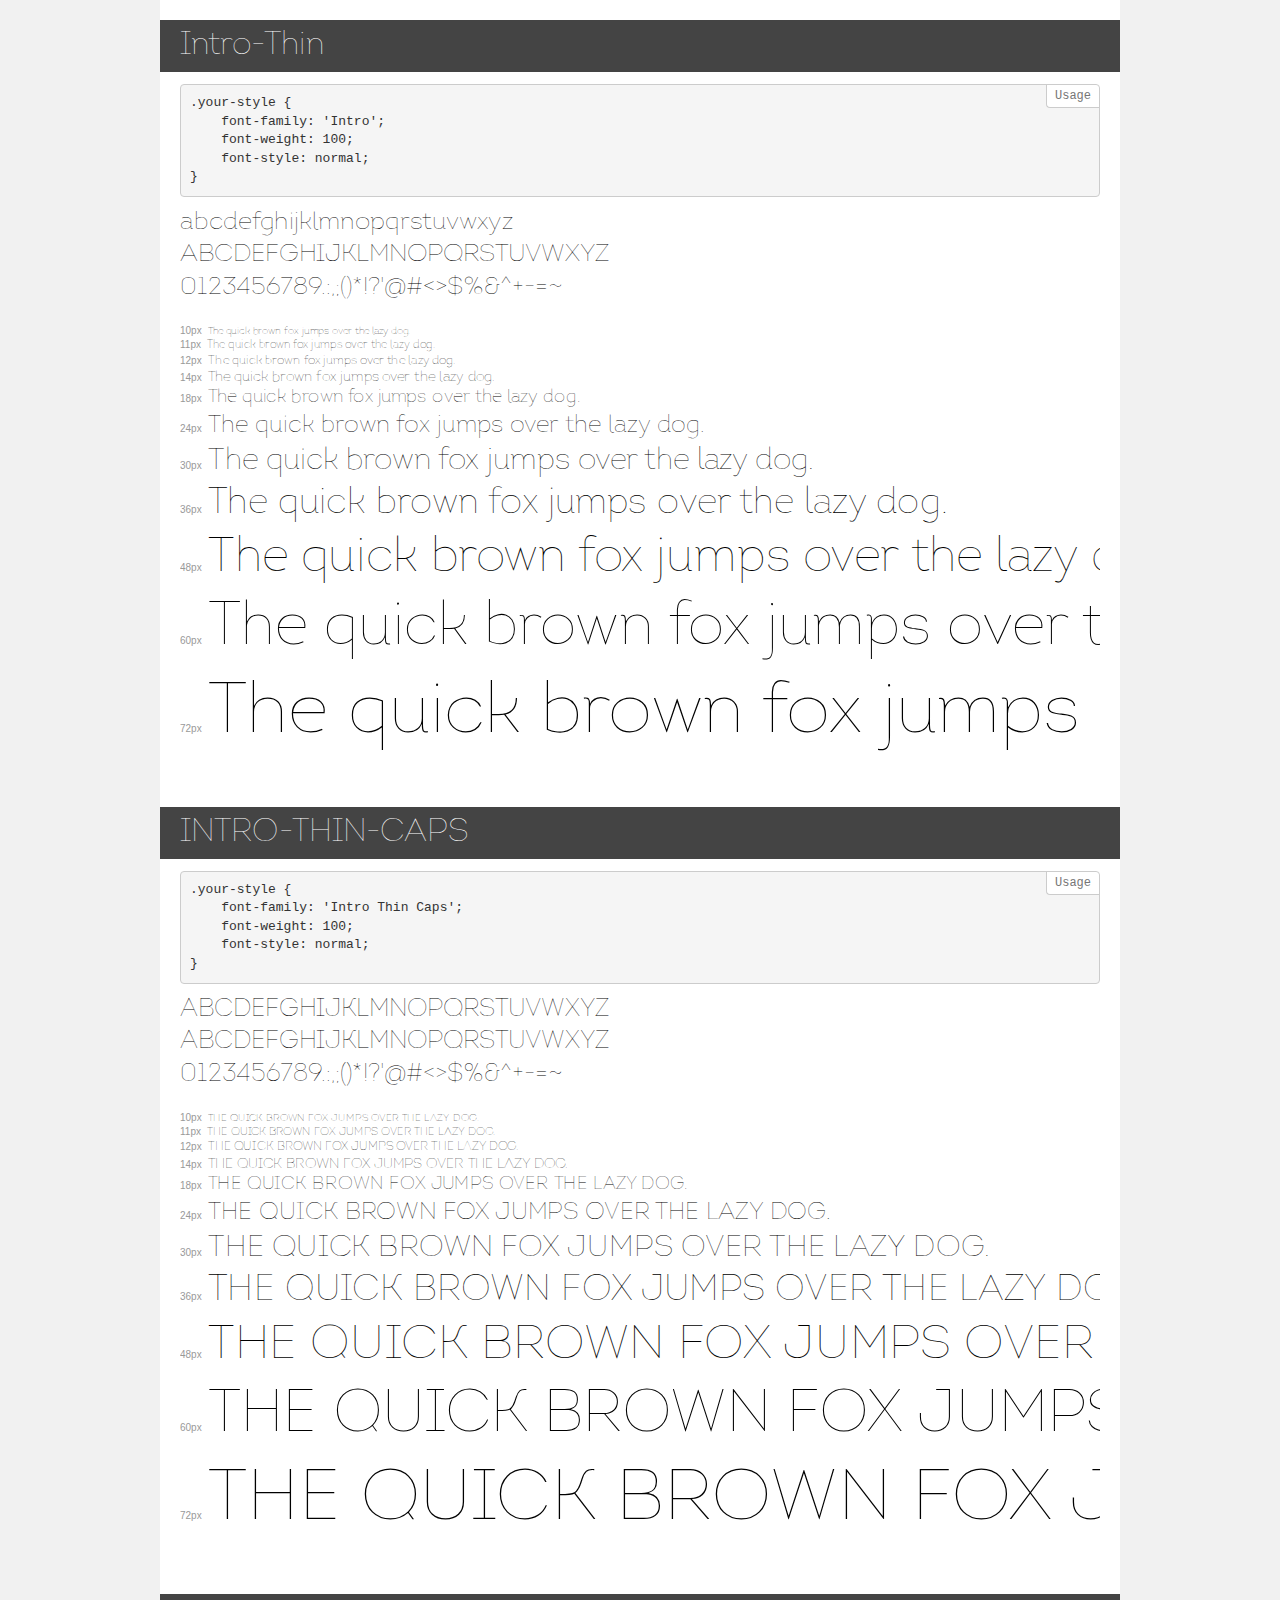
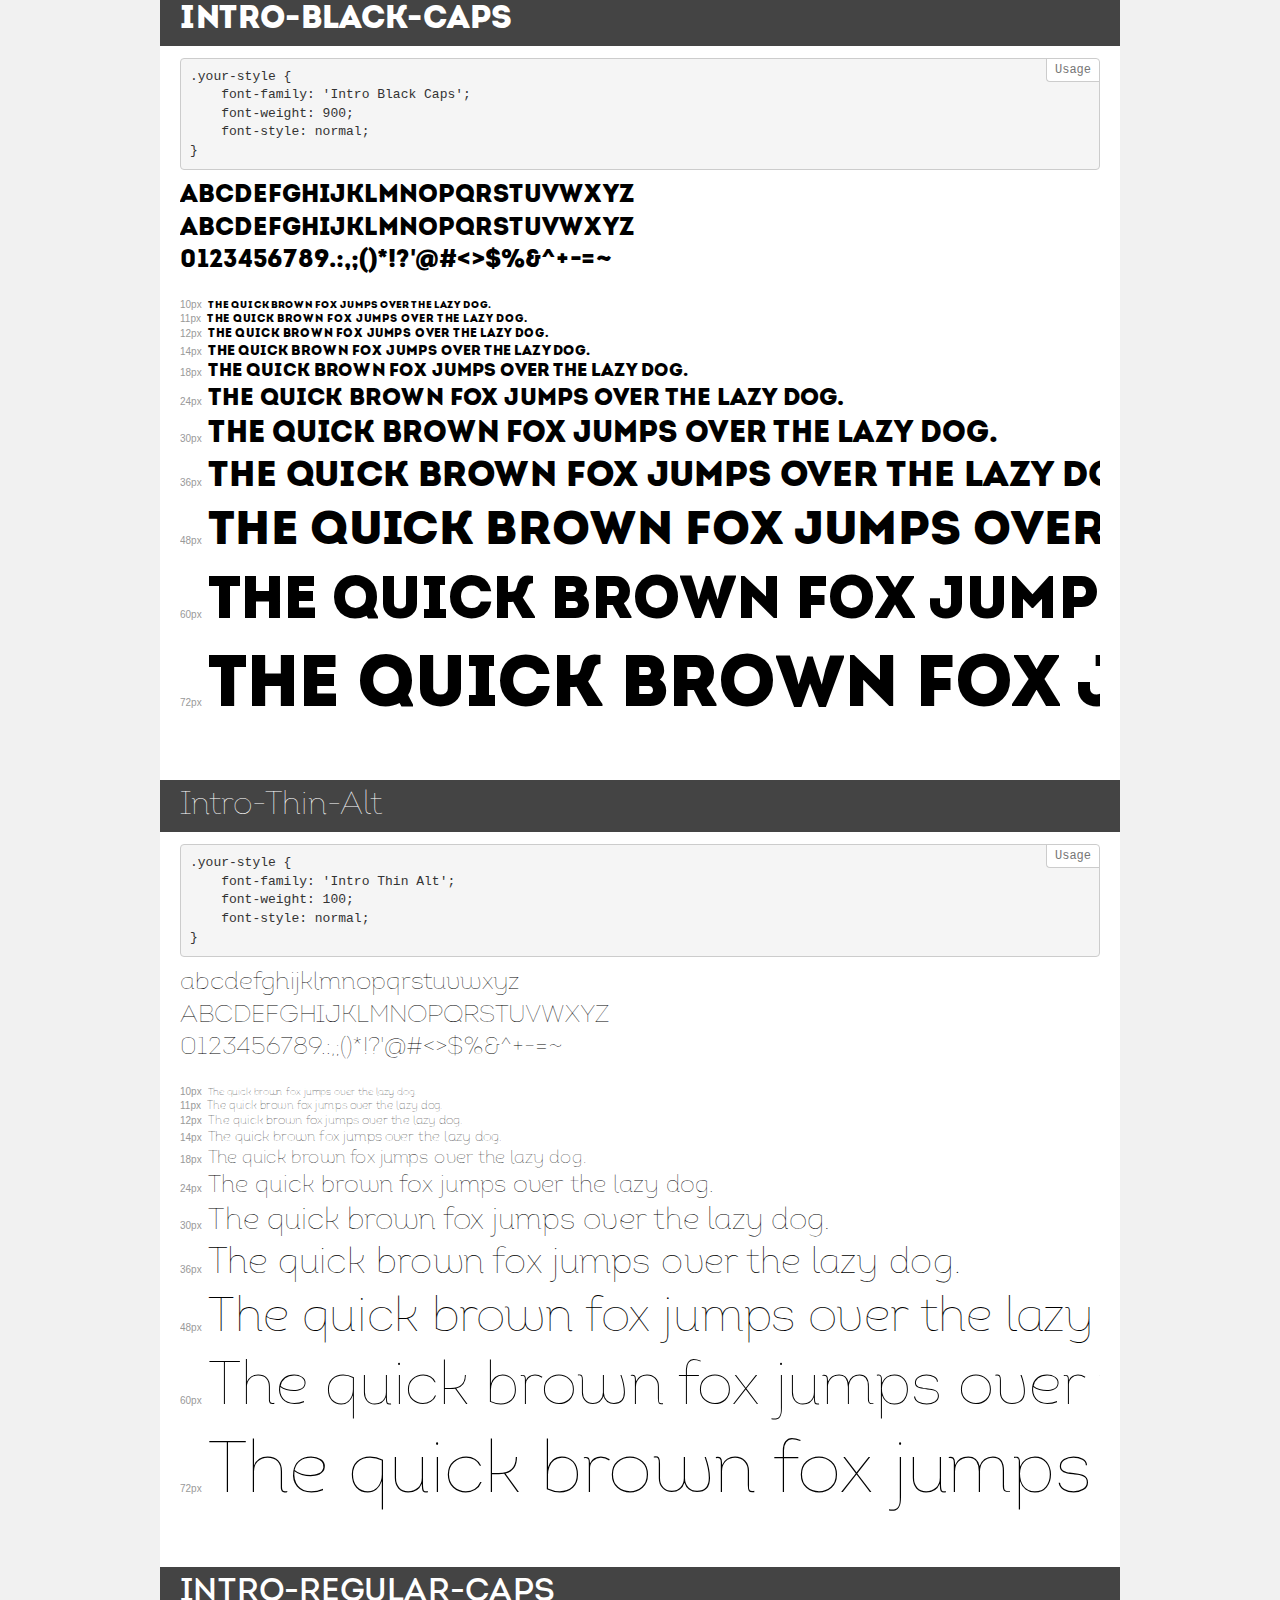
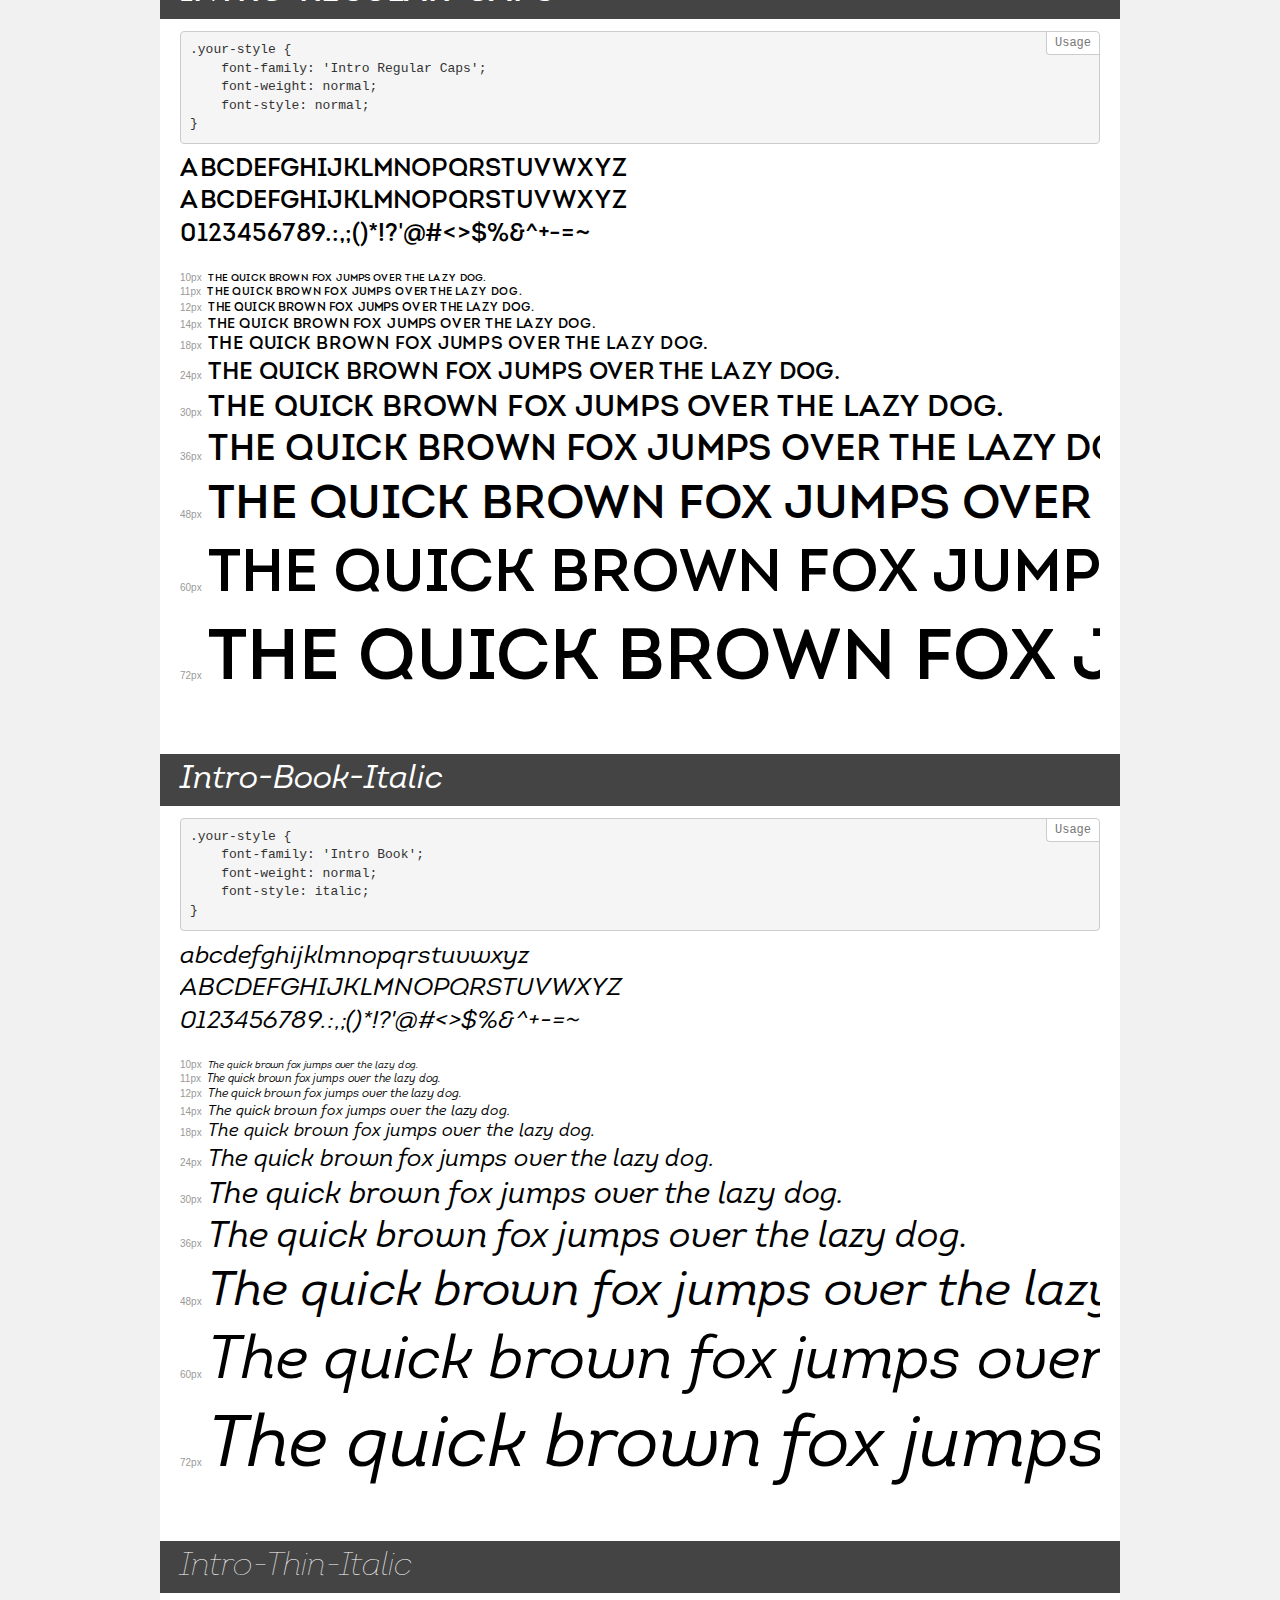
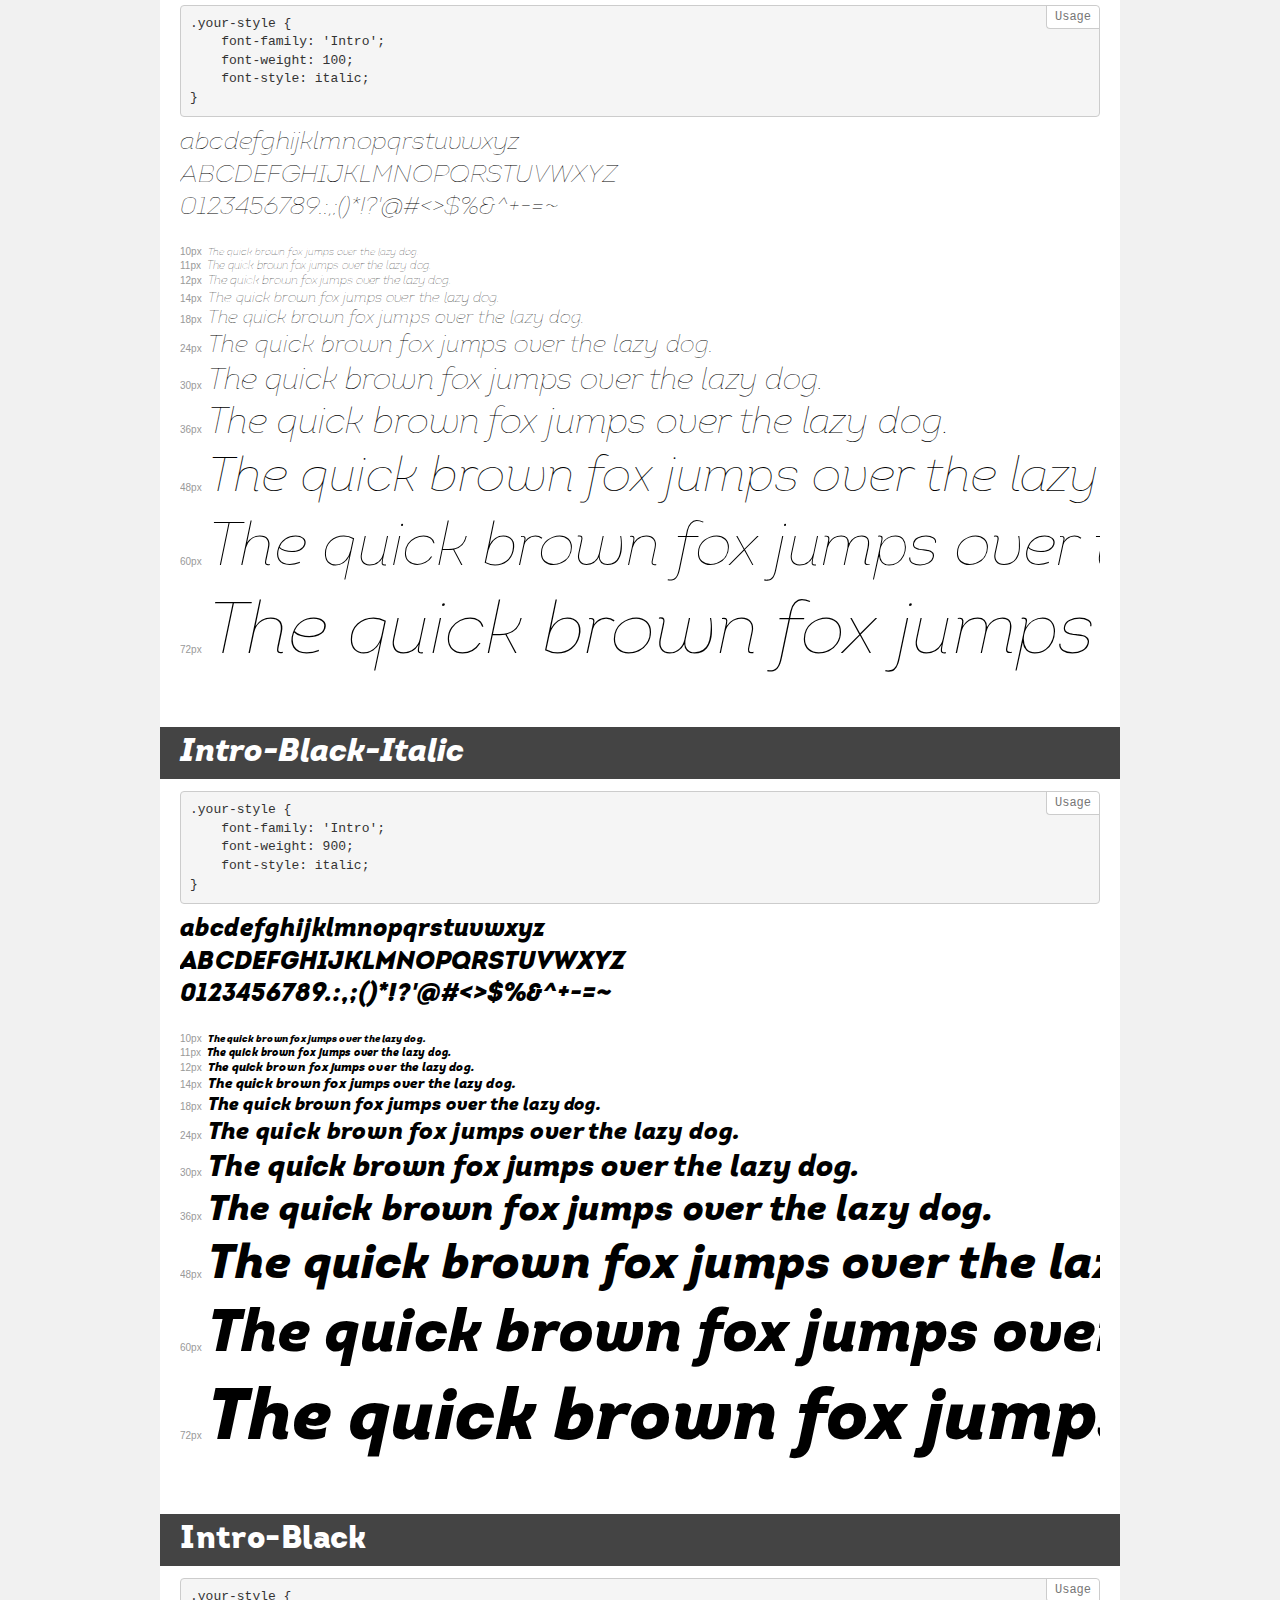
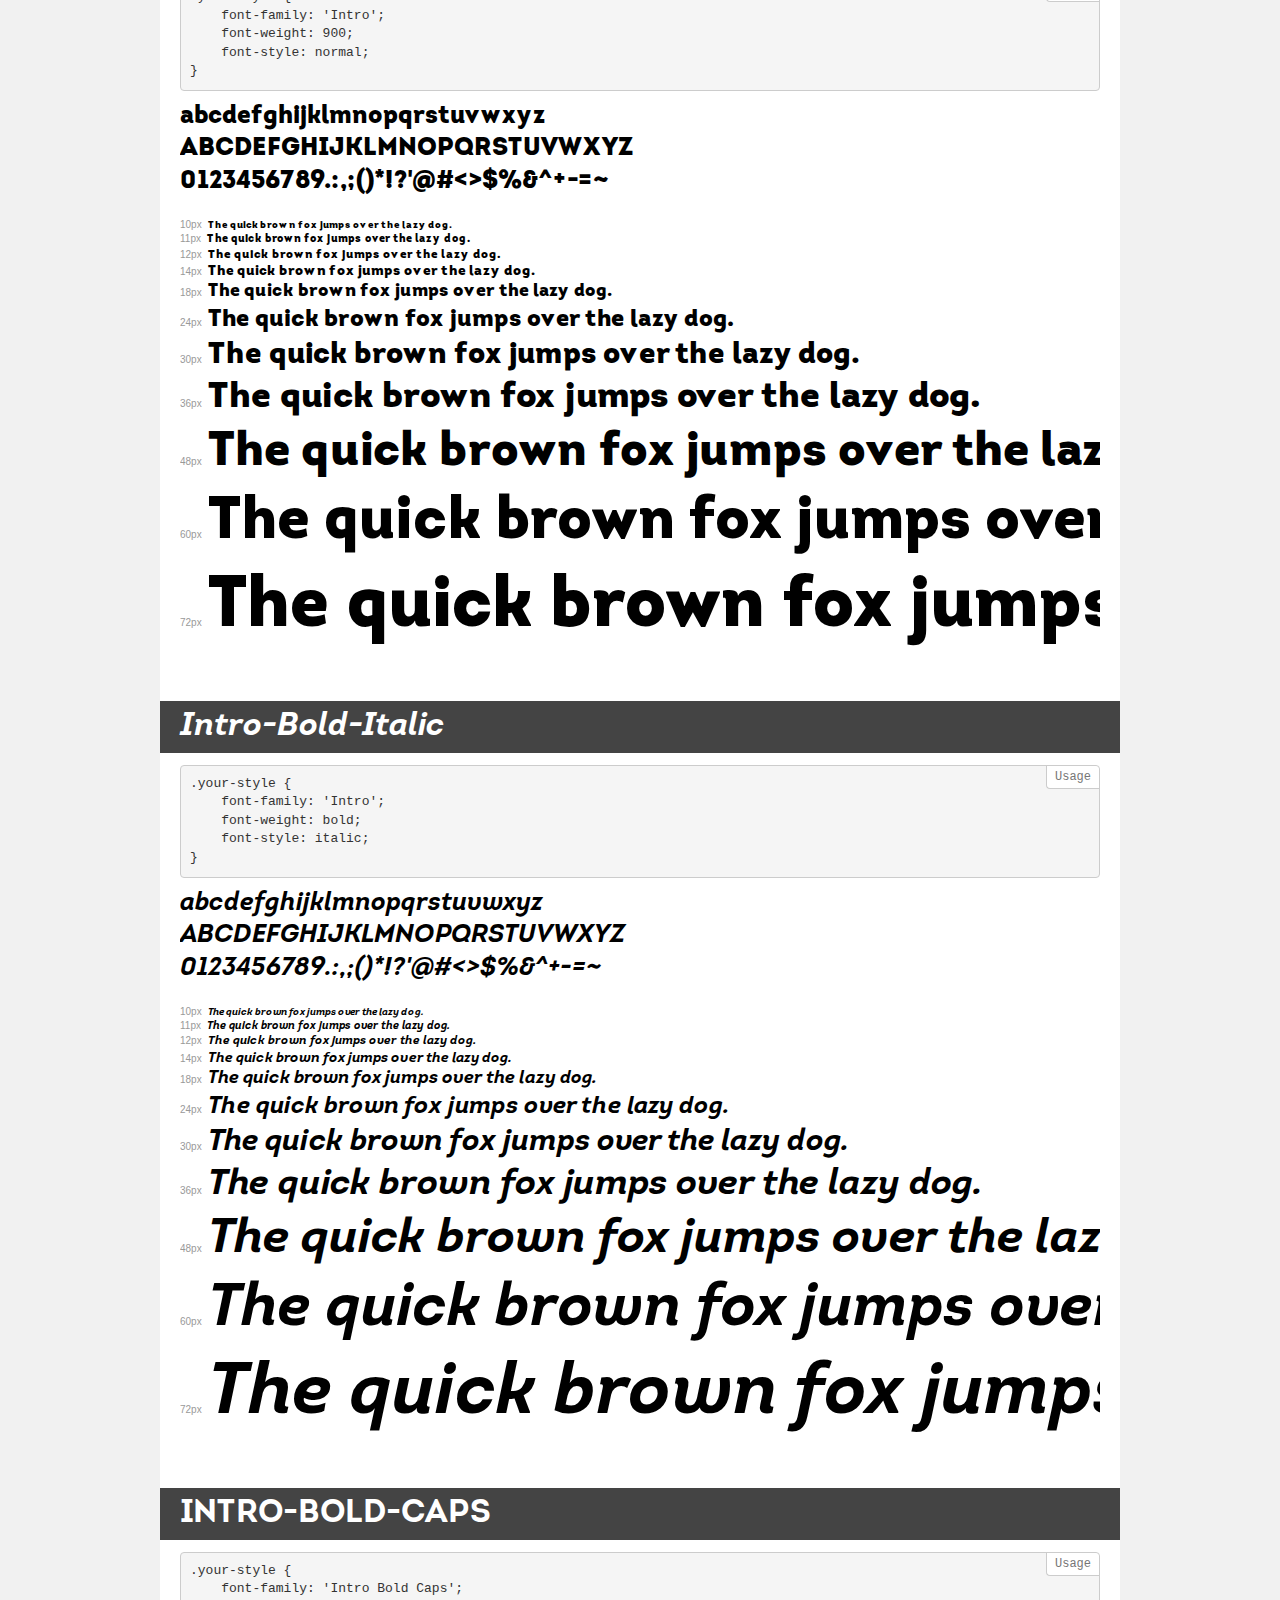
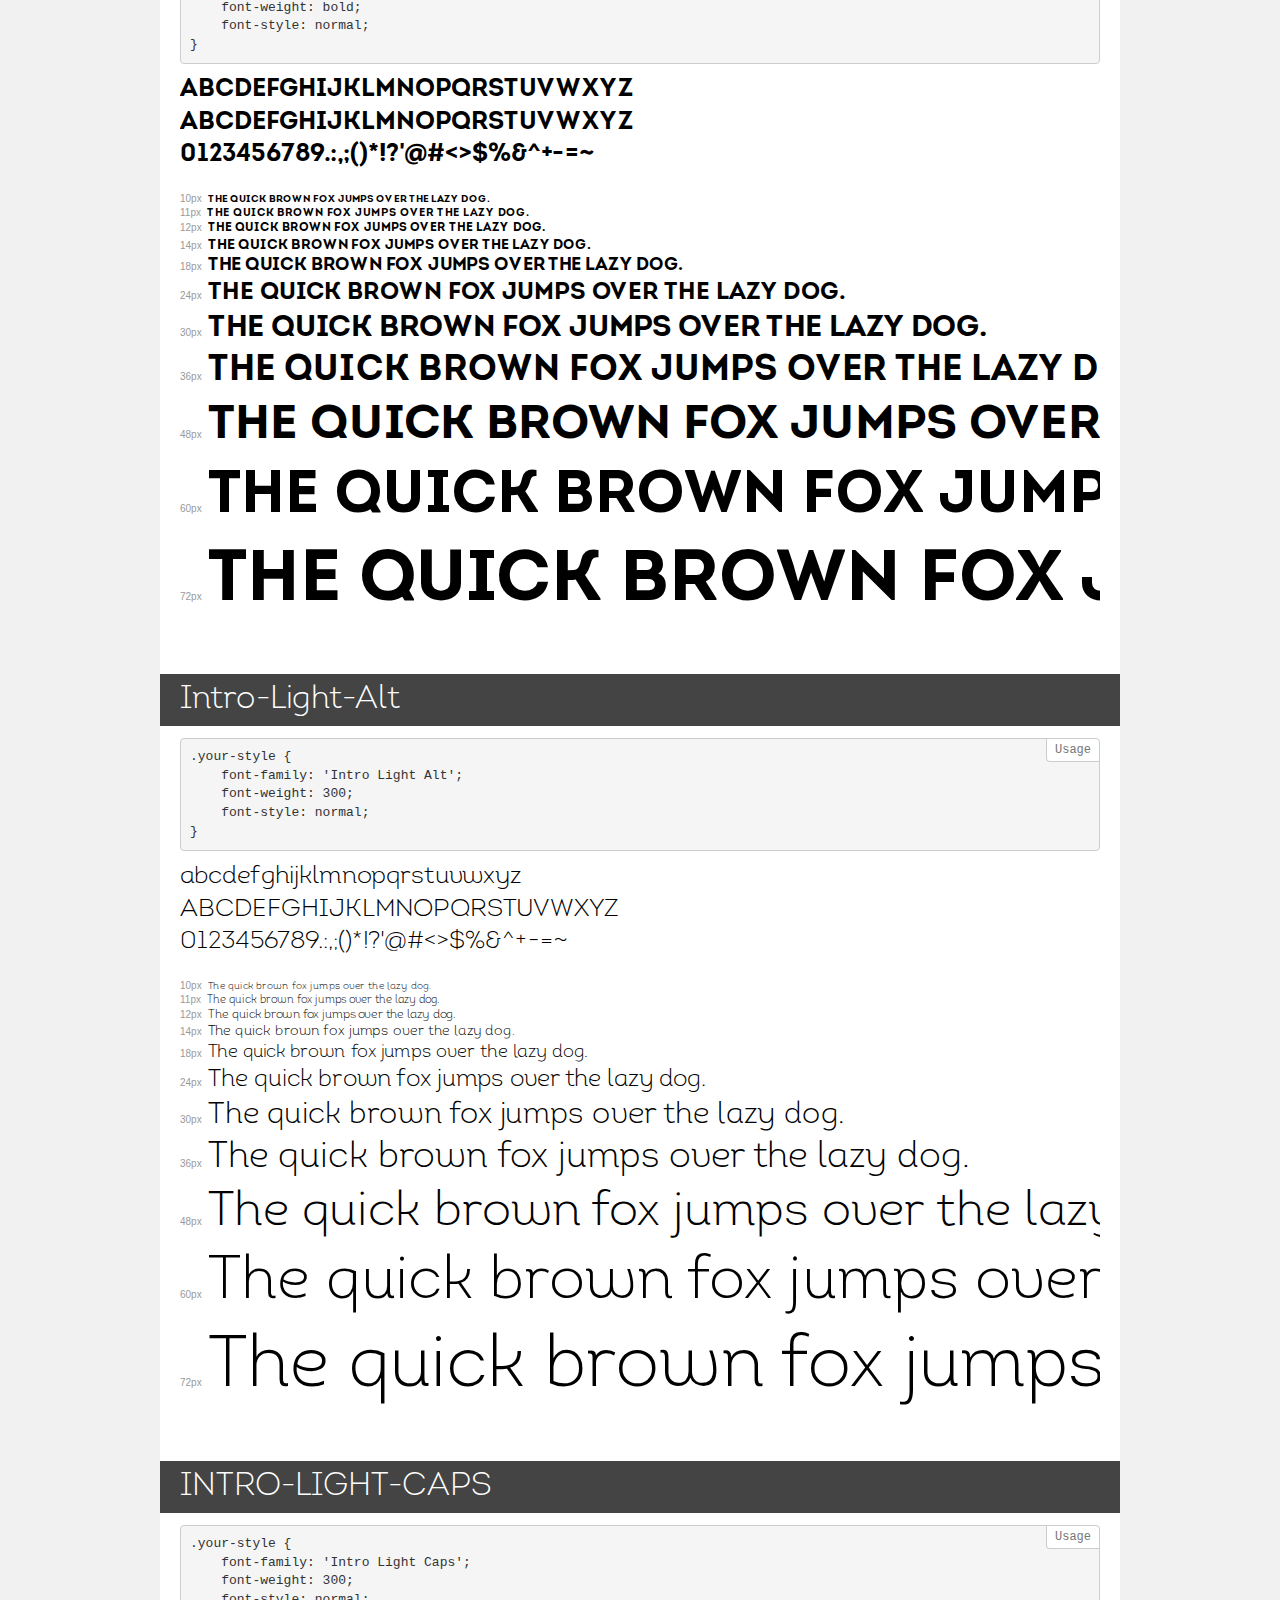
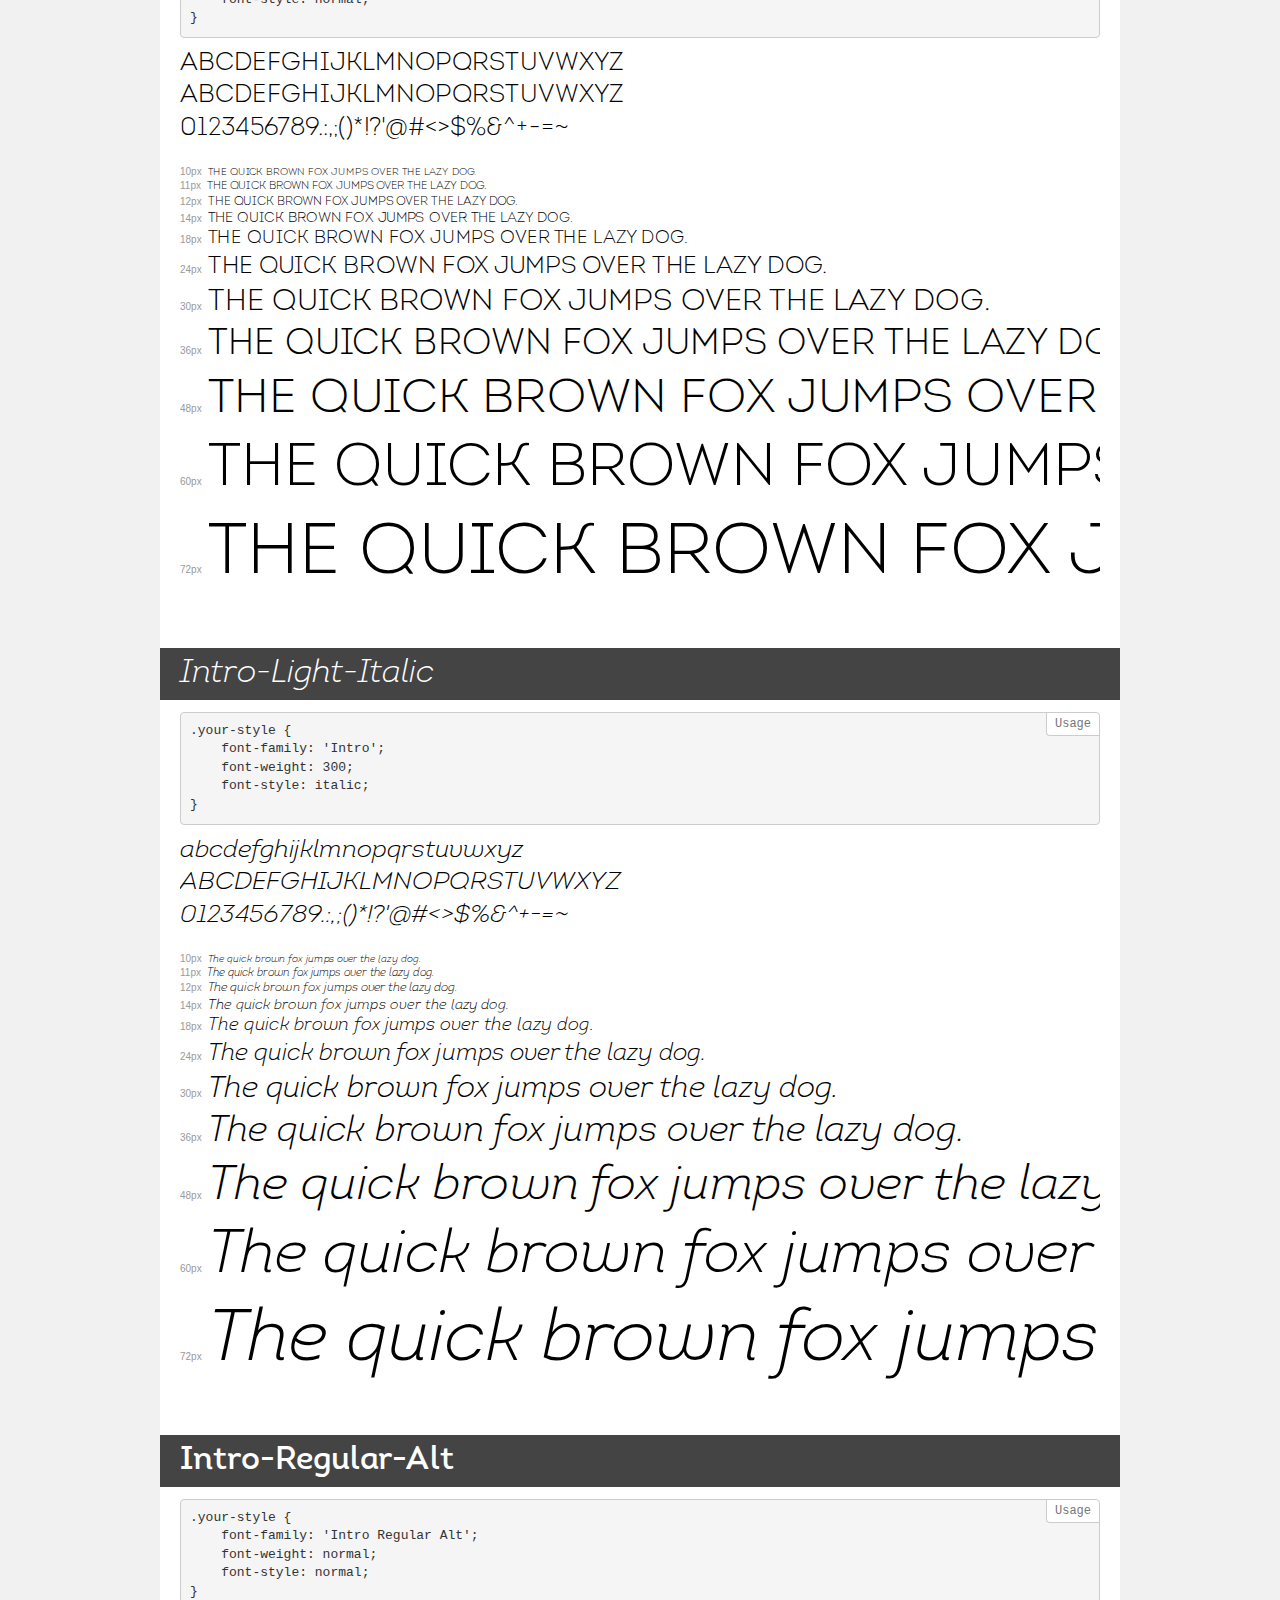
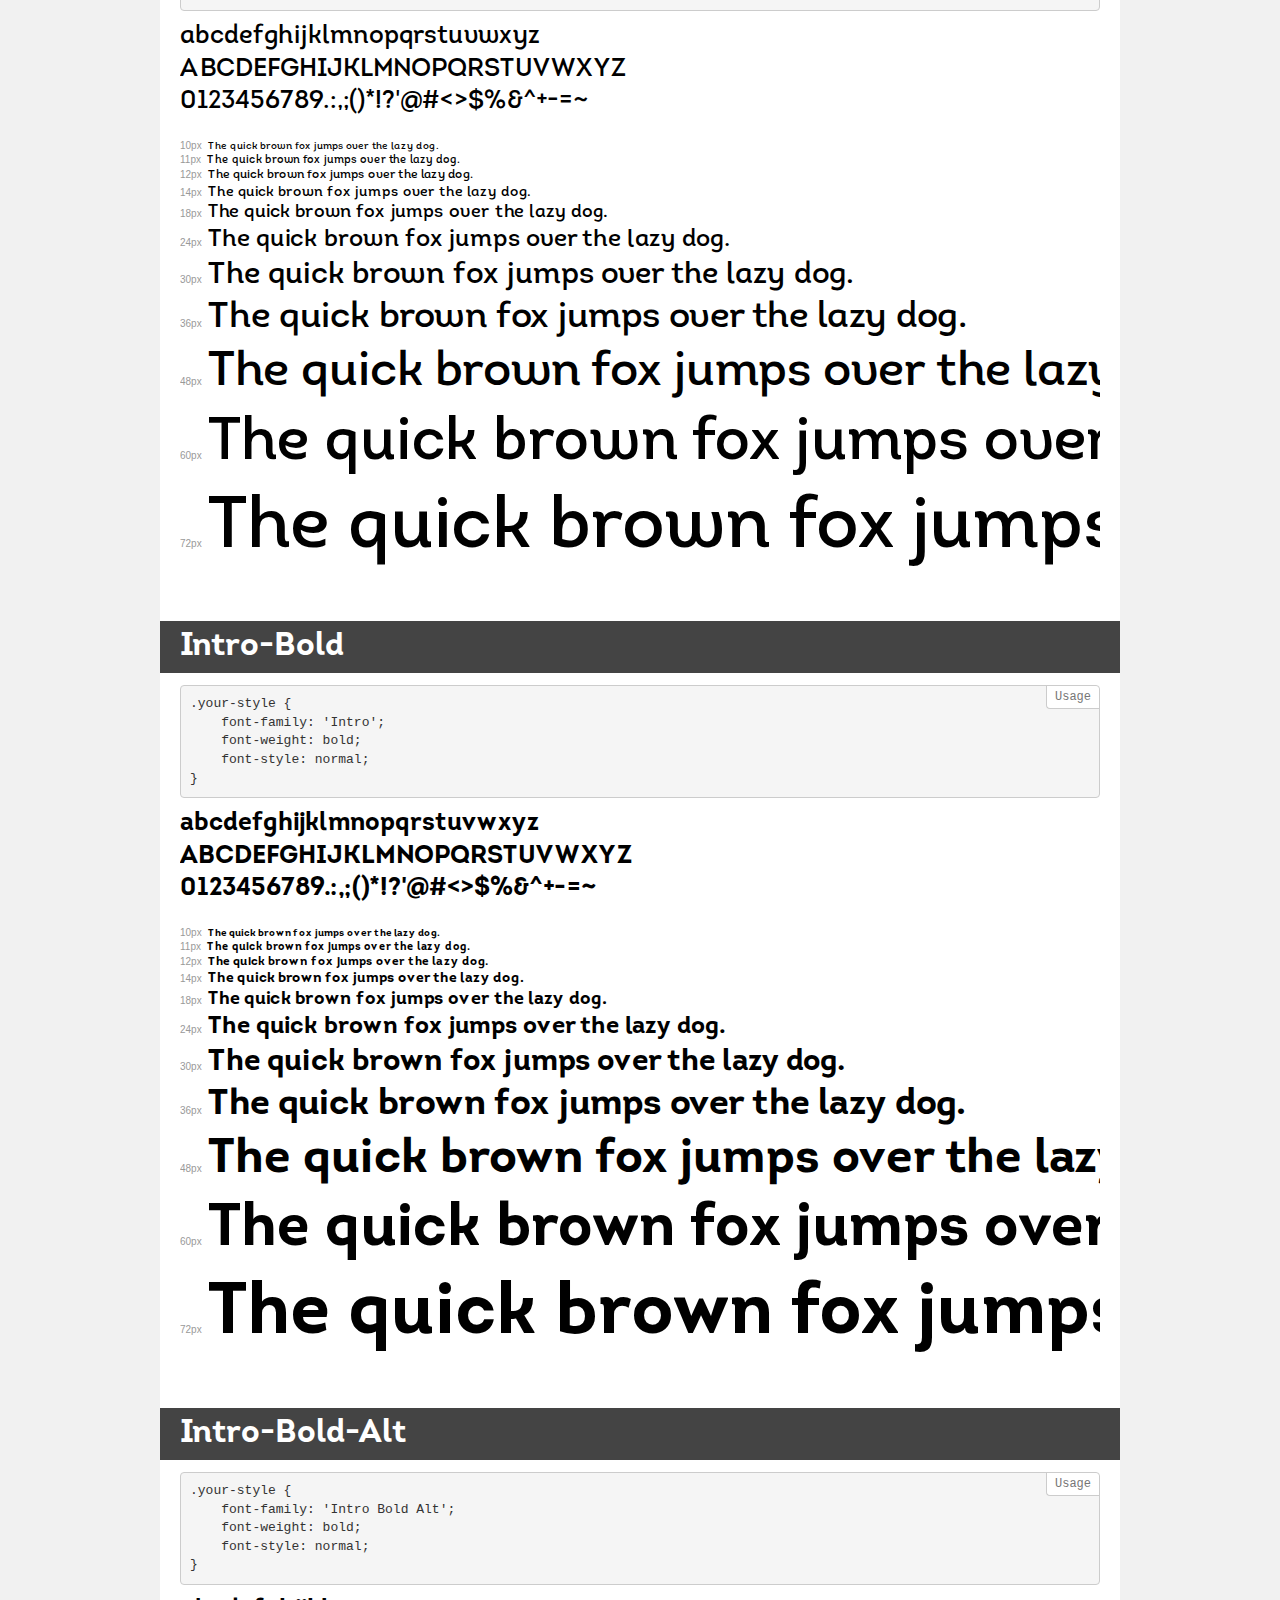
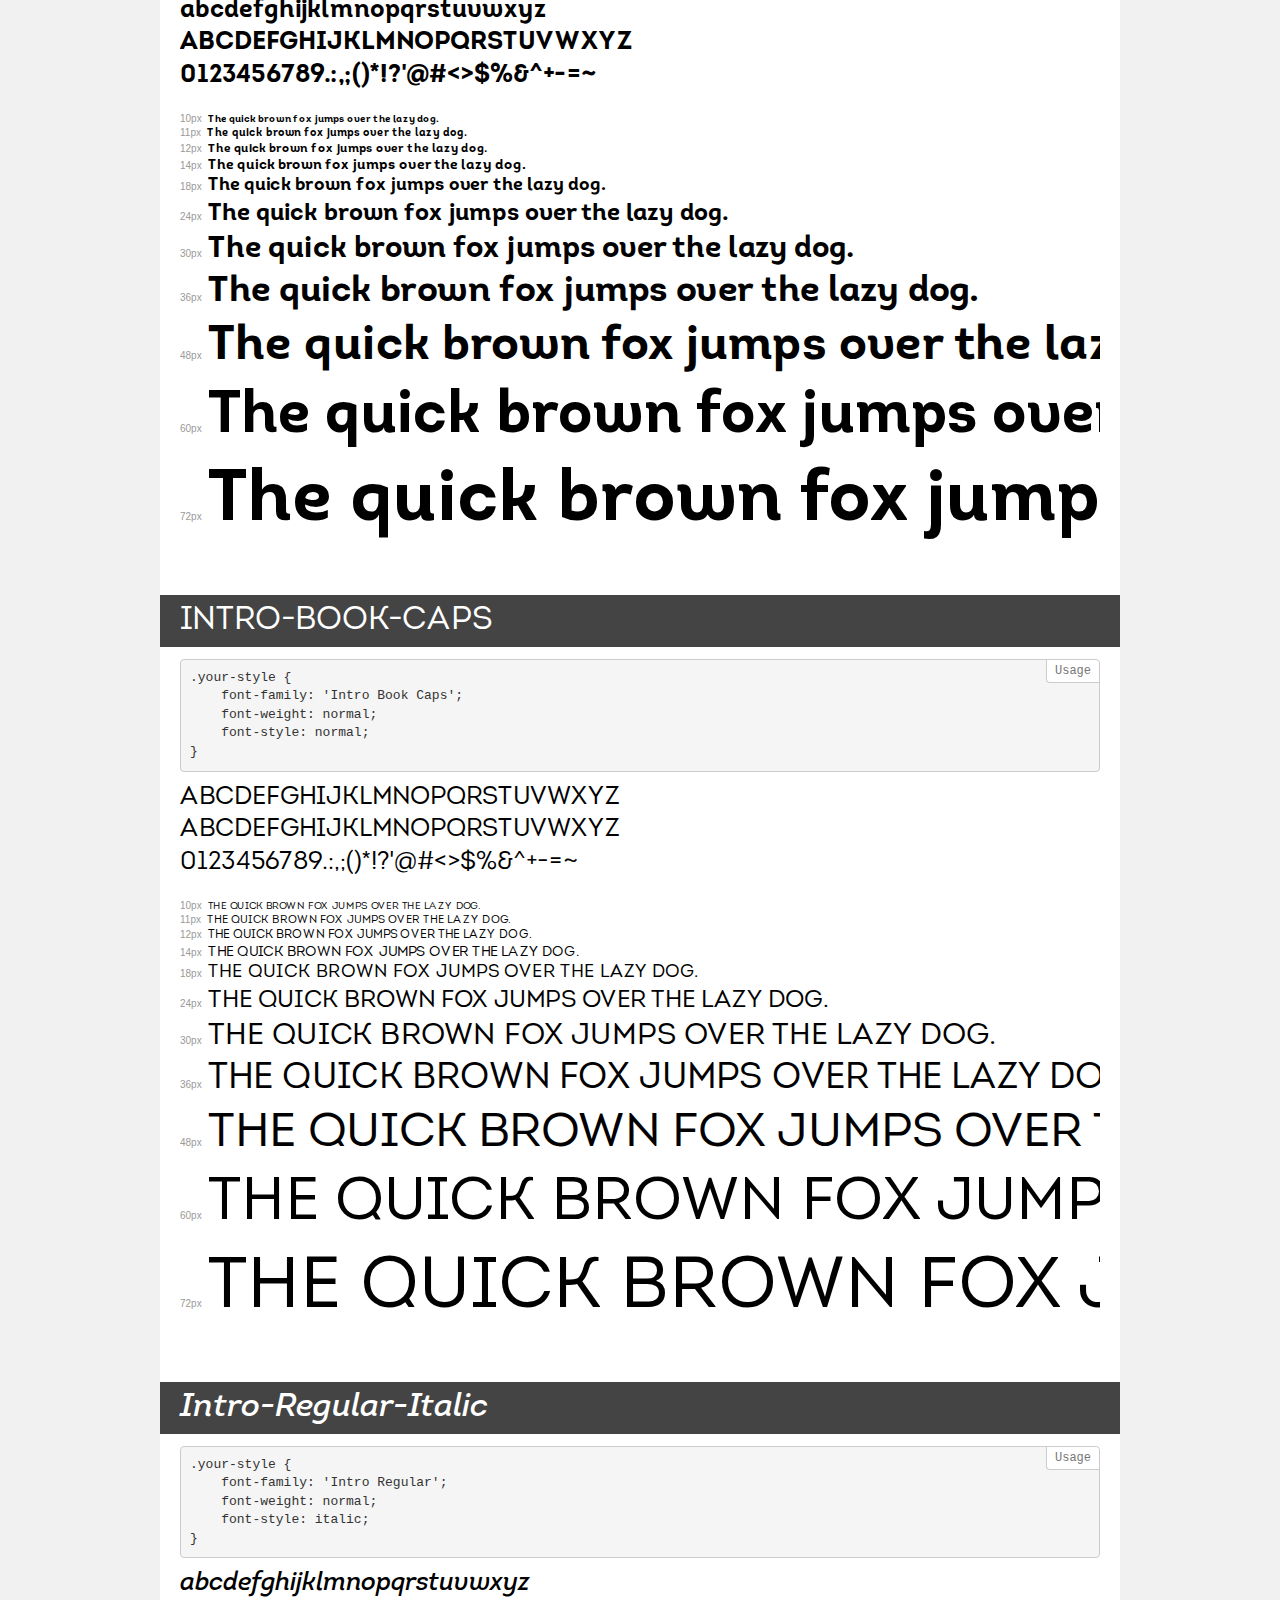
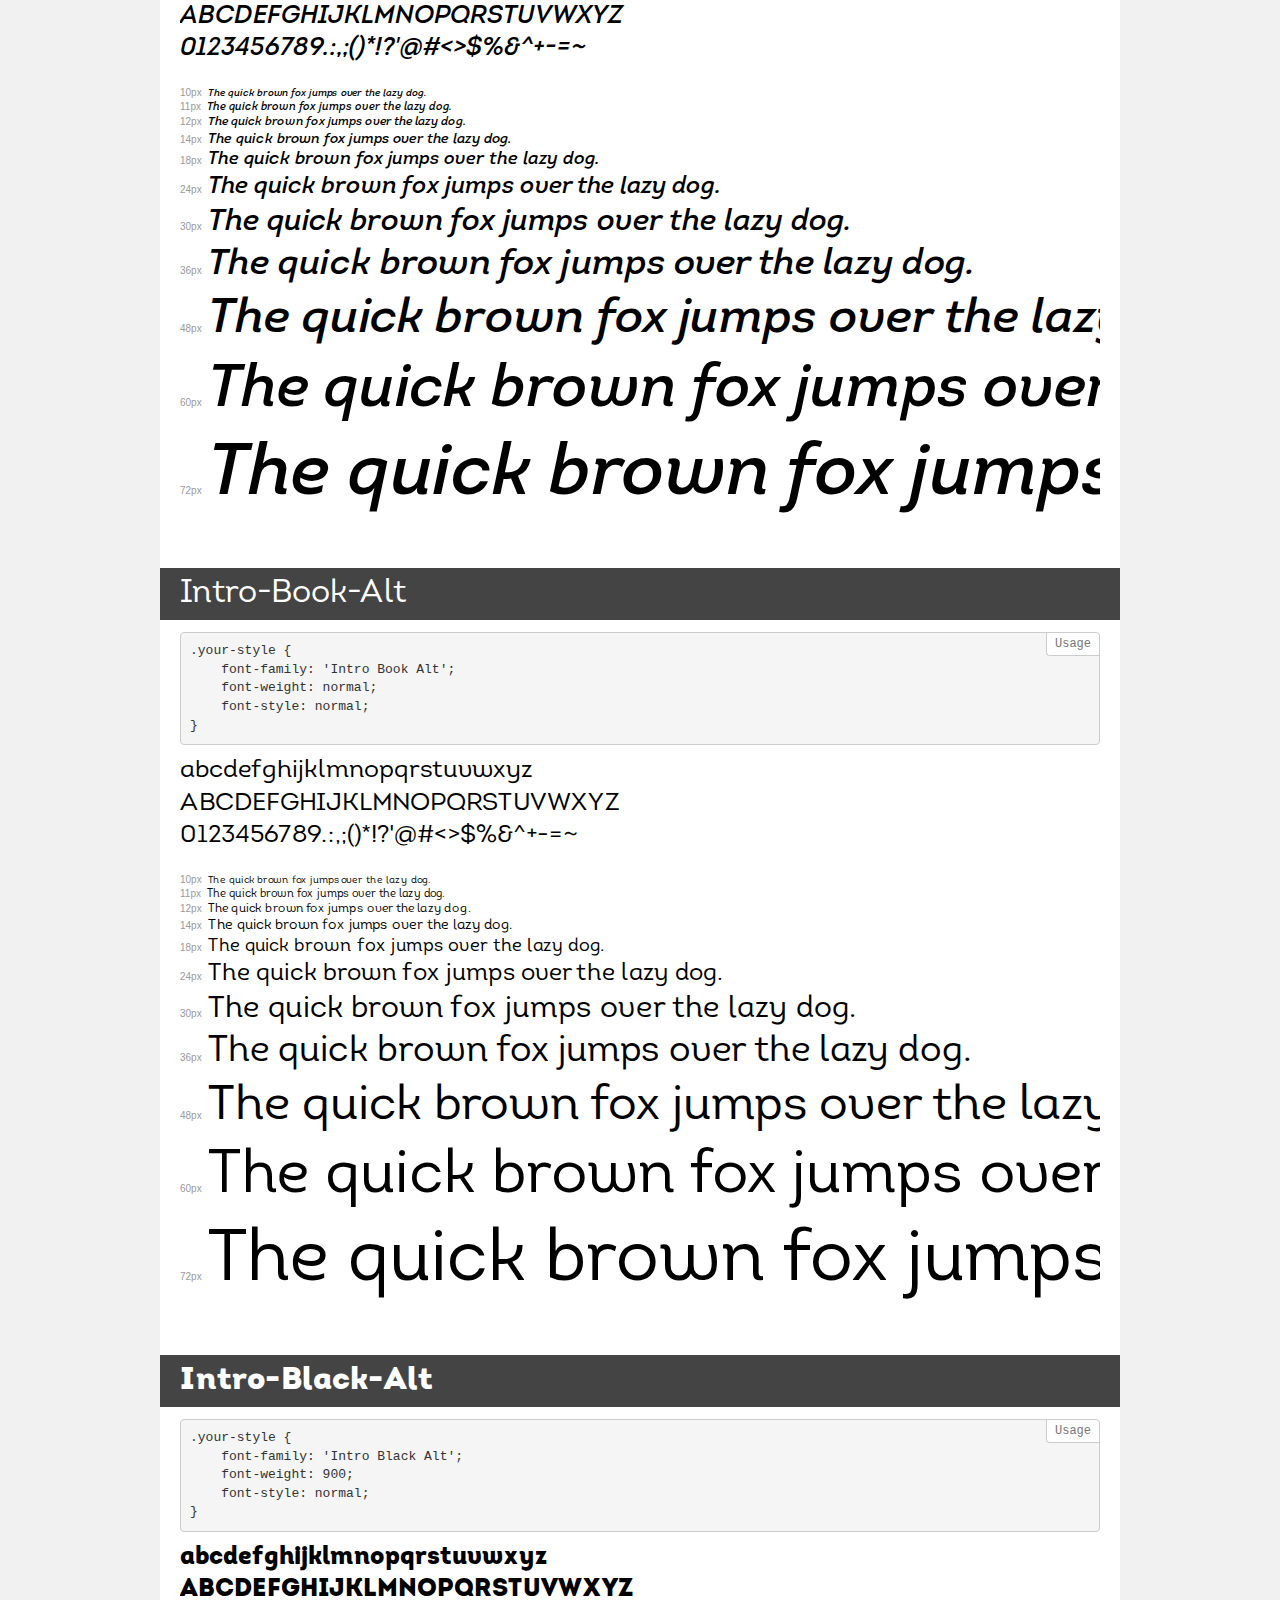
<file: css/fonts/intro/demo.html>
<!DOCTYPE html>
<html>
<head>
    <meta charset="utf-8">
    <meta http-equiv="X-UA-Compatible" content="IE=edge">
    <meta name="viewport" content="width=device-width, initial-scale=1">
    <meta name="robots" content="noindex, noarchive">
    <meta name="format-detection" content="telephone=no">
    <title>Transfonter demo</title>
    <link href="stylesheet.css" rel="stylesheet">
    <style>
        /*
        http://meyerweb.com/eric/tools/css/reset/
        v2.0 | 20110126
        License: none (public domain)
        */
        html, body, div, span, applet, object, iframe,
        h1, h2, h3, h4, h5, h6, p, blockquote, pre,
        a, abbr, acronym, address, big, cite, code,
        del, dfn, em, img, ins, kbd, q, s, samp,
        small, strike, strong, sub, sup, tt, var,
        b, u, i, center,
        dl, dt, dd, ol, ul, li,
        fieldset, form, label, legend,
        table, caption, tbody, tfoot, thead, tr, th, td,
        article, aside, canvas, details, embed,
        figure, figcaption, footer, header, hgroup,
        menu, nav, output, ruby, section, summary,
        time, mark, audio, video {
            margin: 0;
            padding: 0;
            border: 0;
            font-size: 100%;
            font: inherit;
            vertical-align: baseline;
        }
        /* HTML5 display-role reset for older browsers */
        article, aside, details, figcaption, figure,
        footer, header, hgroup, menu, nav, section {
            display: block;
        }
        body {
            line-height: 1;
        }
        ol, ul {
            list-style: none;
        }
        blockquote, q {
            quotes: none;
        }
        blockquote:before, blockquote:after,
        q:before, q:after {
            content: '';
            content: none;
        }
        table {
            border-collapse: collapse;
            border-spacing: 0;
        }
        /* common styles */
        body {
            background: #f1f1f1;
            color: #000;
        }
        .page {
            background: #fff;
            width: 920px;
            margin: 0 auto;
            padding: 20px 20px 0 20px;
            overflow: hidden;
        }
        .font-container {
            overflow-x: auto;
            overflow-y: hidden;
            margin-bottom: 40px;
            line-height: 1.3;
            white-space: nowrap;
            padding-bottom: 5px;
        }
        h1 {
            position: relative;
            background: #444;
            font-size: 32px;
            color: #fff;
            padding: 10px 20px;
            margin: 0 -20px 12px -20px;
        }
        .letters {
            font-size: 25px;
            margin-bottom: 20px;
        }
        .s10:before {
            content: '10px';
        }
        .s11:before {
            content: '11px';
        }
        .s12:before {
            content: '12px';
        }
        .s14:before {
            content: '14px';
        }
        .s18:before {
            content: '18px';
        }
        .s24:before {
            content: '24px';
        }
        .s30:before {
            content: '30px';
        }
        .s36:before {
            content: '36px';
        }
        .s48:before {
            content: '48px';
        }
        .s60:before {
            content: '60px';
        }
        .s72:before {
            content: '72px';
        }
        .s10:before, .s11:before, .s12:before, .s14:before,
        .s18:before, .s24:before, .s30:before, .s36:before,
        .s48:before, .s60:before, .s72:before {
            font-family: Arial, sans-serif;
            font-size: 10px;
            font-weight: normal;
            font-style: normal;
            color: #999;
            padding-right: 6px;
        }
        pre {
            display: block;
            position: relative;
            padding: 9px;
            margin: 0 0 10px;
            font-family: Monaco, Menlo, Consolas, "Courier New", monospace !important;
            font-size: 13px;
            line-height: 1.428571429;
            color: #333;
            font-weight: normal !important;
            font-style: normal !important;
            background-color: #f5f5f5;
            border: 1px solid #ccc;
            overflow-x: auto;
            border-radius: 4px;
        }
        pre:after {
            display: block;
            position: absolute;
            right: 0;
            top: 0;
            content: 'Usage';
            line-height: 1;
            padding: 5px 8px;
            font-size: 12px;
            color: #767676;
            background-color: #fff;
            border: 1px solid #ccc;
            border-right: none;
            border-top: none;
            border-radius: 0 4px 0 4px;
            z-index: 10;
        }
        /* responsive */
        @media (max-width: 959px) {
            .page {
                width: auto;
                margin: 0;
            }
        }
    </style>
</head>
<body>
<div class="page">
    <div class="demo" style="font-family: 'Intro'; font-weight: 100; font-style: normal;">
        <h1>Intro-Thin</h1>
        <pre>.your-style {
    font-family: 'Intro';
    font-weight: 100;
    font-style: normal;
}</pre>
        <div class="font-container">
            <p class="letters">
                abcdefghijklmnopqrstuvwxyz<br>
ABCDEFGHIJKLMNOPQRSTUVWXYZ<br>
                0123456789.:,;()*!?'@#<>$%&^+-=~
            </p>
            <p class="s10" style="font-size: 10px;">The quick brown fox jumps over the lazy dog.</p>
            <p class="s11" style="font-size: 11px;">The quick brown fox jumps over the lazy dog.</p>
            <p class="s12" style="font-size: 12px;">The quick brown fox jumps over the lazy dog.</p>
            <p class="s14" style="font-size: 14px;">The quick brown fox jumps over the lazy dog.</p>
            <p class="s18" style="font-size: 18px;">The quick brown fox jumps over the lazy dog.</p>
            <p class="s24" style="font-size: 24px;">The quick brown fox jumps over the lazy dog.</p>
            <p class="s30" style="font-size: 30px;">The quick brown fox jumps over the lazy dog.</p>
            <p class="s36" style="font-size: 36px;">The quick brown fox jumps over the lazy dog.</p>
            <p class="s48" style="font-size: 48px;">The quick brown fox jumps over the lazy dog.</p>
            <p class="s60" style="font-size: 60px;">The quick brown fox jumps over the lazy dog.</p>
            <p class="s72" style="font-size: 72px;">The quick brown fox jumps over the lazy dog.</p>
        </div>
    </div>
    <div class="demo" style="font-family: 'Intro Thin Caps'; font-weight: 100; font-style: normal;">
        <h1>Intro-Thin-Caps</h1>
        <pre>.your-style {
    font-family: 'Intro Thin Caps';
    font-weight: 100;
    font-style: normal;
}</pre>
        <div class="font-container">
            <p class="letters">
                abcdefghijklmnopqrstuvwxyz<br>
ABCDEFGHIJKLMNOPQRSTUVWXYZ<br>
                0123456789.:,;()*!?'@#<>$%&^+-=~
            </p>
            <p class="s10" style="font-size: 10px;">The quick brown fox jumps over the lazy dog.</p>
            <p class="s11" style="font-size: 11px;">The quick brown fox jumps over the lazy dog.</p>
            <p class="s12" style="font-size: 12px;">The quick brown fox jumps over the lazy dog.</p>
            <p class="s14" style="font-size: 14px;">The quick brown fox jumps over the lazy dog.</p>
            <p class="s18" style="font-size: 18px;">The quick brown fox jumps over the lazy dog.</p>
            <p class="s24" style="font-size: 24px;">The quick brown fox jumps over the lazy dog.</p>
            <p class="s30" style="font-size: 30px;">The quick brown fox jumps over the lazy dog.</p>
            <p class="s36" style="font-size: 36px;">The quick brown fox jumps over the lazy dog.</p>
            <p class="s48" style="font-size: 48px;">The quick brown fox jumps over the lazy dog.</p>
            <p class="s60" style="font-size: 60px;">The quick brown fox jumps over the lazy dog.</p>
            <p class="s72" style="font-size: 72px;">The quick brown fox jumps over the lazy dog.</p>
        </div>
    </div>
    <div class="demo" style="font-family: 'Intro Black Caps'; font-weight: 900; font-style: normal;">
        <h1>Intro-Black-Caps</h1>
        <pre>.your-style {
    font-family: 'Intro Black Caps';
    font-weight: 900;
    font-style: normal;
}</pre>
        <div class="font-container">
            <p class="letters">
                abcdefghijklmnopqrstuvwxyz<br>
ABCDEFGHIJKLMNOPQRSTUVWXYZ<br>
                0123456789.:,;()*!?'@#<>$%&^+-=~
            </p>
            <p class="s10" style="font-size: 10px;">The quick brown fox jumps over the lazy dog.</p>
            <p class="s11" style="font-size: 11px;">The quick brown fox jumps over the lazy dog.</p>
            <p class="s12" style="font-size: 12px;">The quick brown fox jumps over the lazy dog.</p>
            <p class="s14" style="font-size: 14px;">The quick brown fox jumps over the lazy dog.</p>
            <p class="s18" style="font-size: 18px;">The quick brown fox jumps over the lazy dog.</p>
            <p class="s24" style="font-size: 24px;">The quick brown fox jumps over the lazy dog.</p>
            <p class="s30" style="font-size: 30px;">The quick brown fox jumps over the lazy dog.</p>
            <p class="s36" style="font-size: 36px;">The quick brown fox jumps over the lazy dog.</p>
            <p class="s48" style="font-size: 48px;">The quick brown fox jumps over the lazy dog.</p>
            <p class="s60" style="font-size: 60px;">The quick brown fox jumps over the lazy dog.</p>
            <p class="s72" style="font-size: 72px;">The quick brown fox jumps over the lazy dog.</p>
        </div>
    </div>
    <div class="demo" style="font-family: 'Intro Thin Alt'; font-weight: 100; font-style: normal;">
        <h1>Intro-Thin-Alt</h1>
        <pre>.your-style {
    font-family: 'Intro Thin Alt';
    font-weight: 100;
    font-style: normal;
}</pre>
        <div class="font-container">
            <p class="letters">
                abcdefghijklmnopqrstuvwxyz<br>
ABCDEFGHIJKLMNOPQRSTUVWXYZ<br>
                0123456789.:,;()*!?'@#<>$%&^+-=~
            </p>
            <p class="s10" style="font-size: 10px;">The quick brown fox jumps over the lazy dog.</p>
            <p class="s11" style="font-size: 11px;">The quick brown fox jumps over the lazy dog.</p>
            <p class="s12" style="font-size: 12px;">The quick brown fox jumps over the lazy dog.</p>
            <p class="s14" style="font-size: 14px;">The quick brown fox jumps over the lazy dog.</p>
            <p class="s18" style="font-size: 18px;">The quick brown fox jumps over the lazy dog.</p>
            <p class="s24" style="font-size: 24px;">The quick brown fox jumps over the lazy dog.</p>
            <p class="s30" style="font-size: 30px;">The quick brown fox jumps over the lazy dog.</p>
            <p class="s36" style="font-size: 36px;">The quick brown fox jumps over the lazy dog.</p>
            <p class="s48" style="font-size: 48px;">The quick brown fox jumps over the lazy dog.</p>
            <p class="s60" style="font-size: 60px;">The quick brown fox jumps over the lazy dog.</p>
            <p class="s72" style="font-size: 72px;">The quick brown fox jumps over the lazy dog.</p>
        </div>
    </div>
    <div class="demo" style="font-family: 'Intro Regular Caps'; font-weight: normal; font-style: normal;">
        <h1>Intro-Regular-Caps</h1>
        <pre>.your-style {
    font-family: 'Intro Regular Caps';
    font-weight: normal;
    font-style: normal;
}</pre>
        <div class="font-container">
            <p class="letters">
                abcdefghijklmnopqrstuvwxyz<br>
ABCDEFGHIJKLMNOPQRSTUVWXYZ<br>
                0123456789.:,;()*!?'@#<>$%&^+-=~
            </p>
            <p class="s10" style="font-size: 10px;">The quick brown fox jumps over the lazy dog.</p>
            <p class="s11" style="font-size: 11px;">The quick brown fox jumps over the lazy dog.</p>
            <p class="s12" style="font-size: 12px;">The quick brown fox jumps over the lazy dog.</p>
            <p class="s14" style="font-size: 14px;">The quick brown fox jumps over the lazy dog.</p>
            <p class="s18" style="font-size: 18px;">The quick brown fox jumps over the lazy dog.</p>
            <p class="s24" style="font-size: 24px;">The quick brown fox jumps over the lazy dog.</p>
            <p class="s30" style="font-size: 30px;">The quick brown fox jumps over the lazy dog.</p>
            <p class="s36" style="font-size: 36px;">The quick brown fox jumps over the lazy dog.</p>
            <p class="s48" style="font-size: 48px;">The quick brown fox jumps over the lazy dog.</p>
            <p class="s60" style="font-size: 60px;">The quick brown fox jumps over the lazy dog.</p>
            <p class="s72" style="font-size: 72px;">The quick brown fox jumps over the lazy dog.</p>
        </div>
    </div>
    <div class="demo" style="font-family: 'Intro Book'; font-weight: normal; font-style: italic;">
        <h1>Intro-Book-Italic</h1>
        <pre>.your-style {
    font-family: 'Intro Book';
    font-weight: normal;
    font-style: italic;
}</pre>
        <div class="font-container">
            <p class="letters">
                abcdefghijklmnopqrstuvwxyz<br>
ABCDEFGHIJKLMNOPQRSTUVWXYZ<br>
                0123456789.:,;()*!?'@#<>$%&^+-=~
            </p>
            <p class="s10" style="font-size: 10px;">The quick brown fox jumps over the lazy dog.</p>
            <p class="s11" style="font-size: 11px;">The quick brown fox jumps over the lazy dog.</p>
            <p class="s12" style="font-size: 12px;">The quick brown fox jumps over the lazy dog.</p>
            <p class="s14" style="font-size: 14px;">The quick brown fox jumps over the lazy dog.</p>
            <p class="s18" style="font-size: 18px;">The quick brown fox jumps over the lazy dog.</p>
            <p class="s24" style="font-size: 24px;">The quick brown fox jumps over the lazy dog.</p>
            <p class="s30" style="font-size: 30px;">The quick brown fox jumps over the lazy dog.</p>
            <p class="s36" style="font-size: 36px;">The quick brown fox jumps over the lazy dog.</p>
            <p class="s48" style="font-size: 48px;">The quick brown fox jumps over the lazy dog.</p>
            <p class="s60" style="font-size: 60px;">The quick brown fox jumps over the lazy dog.</p>
            <p class="s72" style="font-size: 72px;">The quick brown fox jumps over the lazy dog.</p>
        </div>
    </div>
    <div class="demo" style="font-family: 'Intro'; font-weight: 100; font-style: italic;">
        <h1>Intro-Thin-Italic</h1>
        <pre>.your-style {
    font-family: 'Intro';
    font-weight: 100;
    font-style: italic;
}</pre>
        <div class="font-container">
            <p class="letters">
                abcdefghijklmnopqrstuvwxyz<br>
ABCDEFGHIJKLMNOPQRSTUVWXYZ<br>
                0123456789.:,;()*!?'@#<>$%&^+-=~
            </p>
            <p class="s10" style="font-size: 10px;">The quick brown fox jumps over the lazy dog.</p>
            <p class="s11" style="font-size: 11px;">The quick brown fox jumps over the lazy dog.</p>
            <p class="s12" style="font-size: 12px;">The quick brown fox jumps over the lazy dog.</p>
            <p class="s14" style="font-size: 14px;">The quick brown fox jumps over the lazy dog.</p>
            <p class="s18" style="font-size: 18px;">The quick brown fox jumps over the lazy dog.</p>
            <p class="s24" style="font-size: 24px;">The quick brown fox jumps over the lazy dog.</p>
            <p class="s30" style="font-size: 30px;">The quick brown fox jumps over the lazy dog.</p>
            <p class="s36" style="font-size: 36px;">The quick brown fox jumps over the lazy dog.</p>
            <p class="s48" style="font-size: 48px;">The quick brown fox jumps over the lazy dog.</p>
            <p class="s60" style="font-size: 60px;">The quick brown fox jumps over the lazy dog.</p>
            <p class="s72" style="font-size: 72px;">The quick brown fox jumps over the lazy dog.</p>
        </div>
    </div>
    <div class="demo" style="font-family: 'Intro'; font-weight: 900; font-style: italic;">
        <h1>Intro-Black-Italic</h1>
        <pre>.your-style {
    font-family: 'Intro';
    font-weight: 900;
    font-style: italic;
}</pre>
        <div class="font-container">
            <p class="letters">
                abcdefghijklmnopqrstuvwxyz<br>
ABCDEFGHIJKLMNOPQRSTUVWXYZ<br>
                0123456789.:,;()*!?'@#<>$%&^+-=~
            </p>
            <p class="s10" style="font-size: 10px;">The quick brown fox jumps over the lazy dog.</p>
            <p class="s11" style="font-size: 11px;">The quick brown fox jumps over the lazy dog.</p>
            <p class="s12" style="font-size: 12px;">The quick brown fox jumps over the lazy dog.</p>
            <p class="s14" style="font-size: 14px;">The quick brown fox jumps over the lazy dog.</p>
            <p class="s18" style="font-size: 18px;">The quick brown fox jumps over the lazy dog.</p>
            <p class="s24" style="font-size: 24px;">The quick brown fox jumps over the lazy dog.</p>
            <p class="s30" style="font-size: 30px;">The quick brown fox jumps over the lazy dog.</p>
            <p class="s36" style="font-size: 36px;">The quick brown fox jumps over the lazy dog.</p>
            <p class="s48" style="font-size: 48px;">The quick brown fox jumps over the lazy dog.</p>
            <p class="s60" style="font-size: 60px;">The quick brown fox jumps over the lazy dog.</p>
            <p class="s72" style="font-size: 72px;">The quick brown fox jumps over the lazy dog.</p>
        </div>
    </div>
    <div class="demo" style="font-family: 'Intro'; font-weight: 900; font-style: normal;">
        <h1>Intro-Black</h1>
        <pre>.your-style {
    font-family: 'Intro';
    font-weight: 900;
    font-style: normal;
}</pre>
        <div class="font-container">
            <p class="letters">
                abcdefghijklmnopqrstuvwxyz<br>
ABCDEFGHIJKLMNOPQRSTUVWXYZ<br>
                0123456789.:,;()*!?'@#<>$%&^+-=~
            </p>
            <p class="s10" style="font-size: 10px;">The quick brown fox jumps over the lazy dog.</p>
            <p class="s11" style="font-size: 11px;">The quick brown fox jumps over the lazy dog.</p>
            <p class="s12" style="font-size: 12px;">The quick brown fox jumps over the lazy dog.</p>
            <p class="s14" style="font-size: 14px;">The quick brown fox jumps over the lazy dog.</p>
            <p class="s18" style="font-size: 18px;">The quick brown fox jumps over the lazy dog.</p>
            <p class="s24" style="font-size: 24px;">The quick brown fox jumps over the lazy dog.</p>
            <p class="s30" style="font-size: 30px;">The quick brown fox jumps over the lazy dog.</p>
            <p class="s36" style="font-size: 36px;">The quick brown fox jumps over the lazy dog.</p>
            <p class="s48" style="font-size: 48px;">The quick brown fox jumps over the lazy dog.</p>
            <p class="s60" style="font-size: 60px;">The quick brown fox jumps over the lazy dog.</p>
            <p class="s72" style="font-size: 72px;">The quick brown fox jumps over the lazy dog.</p>
        </div>
    </div>
    <div class="demo" style="font-family: 'Intro'; font-weight: bold; font-style: italic;">
        <h1>Intro-Bold-Italic</h1>
        <pre>.your-style {
    font-family: 'Intro';
    font-weight: bold;
    font-style: italic;
}</pre>
        <div class="font-container">
            <p class="letters">
                abcdefghijklmnopqrstuvwxyz<br>
ABCDEFGHIJKLMNOPQRSTUVWXYZ<br>
                0123456789.:,;()*!?'@#<>$%&^+-=~
            </p>
            <p class="s10" style="font-size: 10px;">The quick brown fox jumps over the lazy dog.</p>
            <p class="s11" style="font-size: 11px;">The quick brown fox jumps over the lazy dog.</p>
            <p class="s12" style="font-size: 12px;">The quick brown fox jumps over the lazy dog.</p>
            <p class="s14" style="font-size: 14px;">The quick brown fox jumps over the lazy dog.</p>
            <p class="s18" style="font-size: 18px;">The quick brown fox jumps over the lazy dog.</p>
            <p class="s24" style="font-size: 24px;">The quick brown fox jumps over the lazy dog.</p>
            <p class="s30" style="font-size: 30px;">The quick brown fox jumps over the lazy dog.</p>
            <p class="s36" style="font-size: 36px;">The quick brown fox jumps over the lazy dog.</p>
            <p class="s48" style="font-size: 48px;">The quick brown fox jumps over the lazy dog.</p>
            <p class="s60" style="font-size: 60px;">The quick brown fox jumps over the lazy dog.</p>
            <p class="s72" style="font-size: 72px;">The quick brown fox jumps over the lazy dog.</p>
        </div>
    </div>
    <div class="demo" style="font-family: 'Intro Bold Caps'; font-weight: bold; font-style: normal;">
        <h1>Intro-Bold-Caps</h1>
        <pre>.your-style {
    font-family: 'Intro Bold Caps';
    font-weight: bold;
    font-style: normal;
}</pre>
        <div class="font-container">
            <p class="letters">
                abcdefghijklmnopqrstuvwxyz<br>
ABCDEFGHIJKLMNOPQRSTUVWXYZ<br>
                0123456789.:,;()*!?'@#<>$%&^+-=~
            </p>
            <p class="s10" style="font-size: 10px;">The quick brown fox jumps over the lazy dog.</p>
            <p class="s11" style="font-size: 11px;">The quick brown fox jumps over the lazy dog.</p>
            <p class="s12" style="font-size: 12px;">The quick brown fox jumps over the lazy dog.</p>
            <p class="s14" style="font-size: 14px;">The quick brown fox jumps over the lazy dog.</p>
            <p class="s18" style="font-size: 18px;">The quick brown fox jumps over the lazy dog.</p>
            <p class="s24" style="font-size: 24px;">The quick brown fox jumps over the lazy dog.</p>
            <p class="s30" style="font-size: 30px;">The quick brown fox jumps over the lazy dog.</p>
            <p class="s36" style="font-size: 36px;">The quick brown fox jumps over the lazy dog.</p>
            <p class="s48" style="font-size: 48px;">The quick brown fox jumps over the lazy dog.</p>
            <p class="s60" style="font-size: 60px;">The quick brown fox jumps over the lazy dog.</p>
            <p class="s72" style="font-size: 72px;">The quick brown fox jumps over the lazy dog.</p>
        </div>
    </div>
    <div class="demo" style="font-family: 'Intro Light Alt'; font-weight: 300; font-style: normal;">
        <h1>Intro-Light-Alt</h1>
        <pre>.your-style {
    font-family: 'Intro Light Alt';
    font-weight: 300;
    font-style: normal;
}</pre>
        <div class="font-container">
            <p class="letters">
                abcdefghijklmnopqrstuvwxyz<br>
ABCDEFGHIJKLMNOPQRSTUVWXYZ<br>
                0123456789.:,;()*!?'@#<>$%&^+-=~
            </p>
            <p class="s10" style="font-size: 10px;">The quick brown fox jumps over the lazy dog.</p>
            <p class="s11" style="font-size: 11px;">The quick brown fox jumps over the lazy dog.</p>
            <p class="s12" style="font-size: 12px;">The quick brown fox jumps over the lazy dog.</p>
            <p class="s14" style="font-size: 14px;">The quick brown fox jumps over the lazy dog.</p>
            <p class="s18" style="font-size: 18px;">The quick brown fox jumps over the lazy dog.</p>
            <p class="s24" style="font-size: 24px;">The quick brown fox jumps over the lazy dog.</p>
            <p class="s30" style="font-size: 30px;">The quick brown fox jumps over the lazy dog.</p>
            <p class="s36" style="font-size: 36px;">The quick brown fox jumps over the lazy dog.</p>
            <p class="s48" style="font-size: 48px;">The quick brown fox jumps over the lazy dog.</p>
            <p class="s60" style="font-size: 60px;">The quick brown fox jumps over the lazy dog.</p>
            <p class="s72" style="font-size: 72px;">The quick brown fox jumps over the lazy dog.</p>
        </div>
    </div>
    <div class="demo" style="font-family: 'Intro Light Caps'; font-weight: 300; font-style: normal;">
        <h1>Intro-Light-Caps</h1>
        <pre>.your-style {
    font-family: 'Intro Light Caps';
    font-weight: 300;
    font-style: normal;
}</pre>
        <div class="font-container">
            <p class="letters">
                abcdefghijklmnopqrstuvwxyz<br>
ABCDEFGHIJKLMNOPQRSTUVWXYZ<br>
                0123456789.:,;()*!?'@#<>$%&^+-=~
            </p>
            <p class="s10" style="font-size: 10px;">The quick brown fox jumps over the lazy dog.</p>
            <p class="s11" style="font-size: 11px;">The quick brown fox jumps over the lazy dog.</p>
            <p class="s12" style="font-size: 12px;">The quick brown fox jumps over the lazy dog.</p>
            <p class="s14" style="font-size: 14px;">The quick brown fox jumps over the lazy dog.</p>
            <p class="s18" style="font-size: 18px;">The quick brown fox jumps over the lazy dog.</p>
            <p class="s24" style="font-size: 24px;">The quick brown fox jumps over the lazy dog.</p>
            <p class="s30" style="font-size: 30px;">The quick brown fox jumps over the lazy dog.</p>
            <p class="s36" style="font-size: 36px;">The quick brown fox jumps over the lazy dog.</p>
            <p class="s48" style="font-size: 48px;">The quick brown fox jumps over the lazy dog.</p>
            <p class="s60" style="font-size: 60px;">The quick brown fox jumps over the lazy dog.</p>
            <p class="s72" style="font-size: 72px;">The quick brown fox jumps over the lazy dog.</p>
        </div>
    </div>
    <div class="demo" style="font-family: 'Intro'; font-weight: 300; font-style: italic;">
        <h1>Intro-Light-Italic</h1>
        <pre>.your-style {
    font-family: 'Intro';
    font-weight: 300;
    font-style: italic;
}</pre>
        <div class="font-container">
            <p class="letters">
                abcdefghijklmnopqrstuvwxyz<br>
ABCDEFGHIJKLMNOPQRSTUVWXYZ<br>
                0123456789.:,;()*!?'@#<>$%&^+-=~
            </p>
            <p class="s10" style="font-size: 10px;">The quick brown fox jumps over the lazy dog.</p>
            <p class="s11" style="font-size: 11px;">The quick brown fox jumps over the lazy dog.</p>
            <p class="s12" style="font-size: 12px;">The quick brown fox jumps over the lazy dog.</p>
            <p class="s14" style="font-size: 14px;">The quick brown fox jumps over the lazy dog.</p>
            <p class="s18" style="font-size: 18px;">The quick brown fox jumps over the lazy dog.</p>
            <p class="s24" style="font-size: 24px;">The quick brown fox jumps over the lazy dog.</p>
            <p class="s30" style="font-size: 30px;">The quick brown fox jumps over the lazy dog.</p>
            <p class="s36" style="font-size: 36px;">The quick brown fox jumps over the lazy dog.</p>
            <p class="s48" style="font-size: 48px;">The quick brown fox jumps over the lazy dog.</p>
            <p class="s60" style="font-size: 60px;">The quick brown fox jumps over the lazy dog.</p>
            <p class="s72" style="font-size: 72px;">The quick brown fox jumps over the lazy dog.</p>
        </div>
    </div>
    <div class="demo" style="font-family: 'Intro Regular Alt'; font-weight: normal; font-style: normal;">
        <h1>Intro-Regular-Alt</h1>
        <pre>.your-style {
    font-family: 'Intro Regular Alt';
    font-weight: normal;
    font-style: normal;
}</pre>
        <div class="font-container">
            <p class="letters">
                abcdefghijklmnopqrstuvwxyz<br>
ABCDEFGHIJKLMNOPQRSTUVWXYZ<br>
                0123456789.:,;()*!?'@#<>$%&^+-=~
            </p>
            <p class="s10" style="font-size: 10px;">The quick brown fox jumps over the lazy dog.</p>
            <p class="s11" style="font-size: 11px;">The quick brown fox jumps over the lazy dog.</p>
            <p class="s12" style="font-size: 12px;">The quick brown fox jumps over the lazy dog.</p>
            <p class="s14" style="font-size: 14px;">The quick brown fox jumps over the lazy dog.</p>
            <p class="s18" style="font-size: 18px;">The quick brown fox jumps over the lazy dog.</p>
            <p class="s24" style="font-size: 24px;">The quick brown fox jumps over the lazy dog.</p>
            <p class="s30" style="font-size: 30px;">The quick brown fox jumps over the lazy dog.</p>
            <p class="s36" style="font-size: 36px;">The quick brown fox jumps over the lazy dog.</p>
            <p class="s48" style="font-size: 48px;">The quick brown fox jumps over the lazy dog.</p>
            <p class="s60" style="font-size: 60px;">The quick brown fox jumps over the lazy dog.</p>
            <p class="s72" style="font-size: 72px;">The quick brown fox jumps over the lazy dog.</p>
        </div>
    </div>
    <div class="demo" style="font-family: 'Intro'; font-weight: bold; font-style: normal;">
        <h1>Intro-Bold</h1>
        <pre>.your-style {
    font-family: 'Intro';
    font-weight: bold;
    font-style: normal;
}</pre>
        <div class="font-container">
            <p class="letters">
                abcdefghijklmnopqrstuvwxyz<br>
ABCDEFGHIJKLMNOPQRSTUVWXYZ<br>
                0123456789.:,;()*!?'@#<>$%&^+-=~
            </p>
            <p class="s10" style="font-size: 10px;">The quick brown fox jumps over the lazy dog.</p>
            <p class="s11" style="font-size: 11px;">The quick brown fox jumps over the lazy dog.</p>
            <p class="s12" style="font-size: 12px;">The quick brown fox jumps over the lazy dog.</p>
            <p class="s14" style="font-size: 14px;">The quick brown fox jumps over the lazy dog.</p>
            <p class="s18" style="font-size: 18px;">The quick brown fox jumps over the lazy dog.</p>
            <p class="s24" style="font-size: 24px;">The quick brown fox jumps over the lazy dog.</p>
            <p class="s30" style="font-size: 30px;">The quick brown fox jumps over the lazy dog.</p>
            <p class="s36" style="font-size: 36px;">The quick brown fox jumps over the lazy dog.</p>
            <p class="s48" style="font-size: 48px;">The quick brown fox jumps over the lazy dog.</p>
            <p class="s60" style="font-size: 60px;">The quick brown fox jumps over the lazy dog.</p>
            <p class="s72" style="font-size: 72px;">The quick brown fox jumps over the lazy dog.</p>
        </div>
    </div>
    <div class="demo" style="font-family: 'Intro Bold Alt'; font-weight: bold; font-style: normal;">
        <h1>Intro-Bold-Alt</h1>
        <pre>.your-style {
    font-family: 'Intro Bold Alt';
    font-weight: bold;
    font-style: normal;
}</pre>
        <div class="font-container">
            <p class="letters">
                abcdefghijklmnopqrstuvwxyz<br>
ABCDEFGHIJKLMNOPQRSTUVWXYZ<br>
                0123456789.:,;()*!?'@#<>$%&^+-=~
            </p>
            <p class="s10" style="font-size: 10px;">The quick brown fox jumps over the lazy dog.</p>
            <p class="s11" style="font-size: 11px;">The quick brown fox jumps over the lazy dog.</p>
            <p class="s12" style="font-size: 12px;">The quick brown fox jumps over the lazy dog.</p>
            <p class="s14" style="font-size: 14px;">The quick brown fox jumps over the lazy dog.</p>
            <p class="s18" style="font-size: 18px;">The quick brown fox jumps over the lazy dog.</p>
            <p class="s24" style="font-size: 24px;">The quick brown fox jumps over the lazy dog.</p>
            <p class="s30" style="font-size: 30px;">The quick brown fox jumps over the lazy dog.</p>
            <p class="s36" style="font-size: 36px;">The quick brown fox jumps over the lazy dog.</p>
            <p class="s48" style="font-size: 48px;">The quick brown fox jumps over the lazy dog.</p>
            <p class="s60" style="font-size: 60px;">The quick brown fox jumps over the lazy dog.</p>
            <p class="s72" style="font-size: 72px;">The quick brown fox jumps over the lazy dog.</p>
        </div>
    </div>
    <div class="demo" style="font-family: 'Intro Book Caps'; font-weight: normal; font-style: normal;">
        <h1>Intro-Book-Caps</h1>
        <pre>.your-style {
    font-family: 'Intro Book Caps';
    font-weight: normal;
    font-style: normal;
}</pre>
        <div class="font-container">
            <p class="letters">
                abcdefghijklmnopqrstuvwxyz<br>
ABCDEFGHIJKLMNOPQRSTUVWXYZ<br>
                0123456789.:,;()*!?'@#<>$%&^+-=~
            </p>
            <p class="s10" style="font-size: 10px;">The quick brown fox jumps over the lazy dog.</p>
            <p class="s11" style="font-size: 11px;">The quick brown fox jumps over the lazy dog.</p>
            <p class="s12" style="font-size: 12px;">The quick brown fox jumps over the lazy dog.</p>
            <p class="s14" style="font-size: 14px;">The quick brown fox jumps over the lazy dog.</p>
            <p class="s18" style="font-size: 18px;">The quick brown fox jumps over the lazy dog.</p>
            <p class="s24" style="font-size: 24px;">The quick brown fox jumps over the lazy dog.</p>
            <p class="s30" style="font-size: 30px;">The quick brown fox jumps over the lazy dog.</p>
            <p class="s36" style="font-size: 36px;">The quick brown fox jumps over the lazy dog.</p>
            <p class="s48" style="font-size: 48px;">The quick brown fox jumps over the lazy dog.</p>
            <p class="s60" style="font-size: 60px;">The quick brown fox jumps over the lazy dog.</p>
            <p class="s72" style="font-size: 72px;">The quick brown fox jumps over the lazy dog.</p>
        </div>
    </div>
    <div class="demo" style="font-family: 'Intro Regular'; font-weight: normal; font-style: italic;">
        <h1>Intro-Regular-Italic</h1>
        <pre>.your-style {
    font-family: 'Intro Regular';
    font-weight: normal;
    font-style: italic;
}</pre>
        <div class="font-container">
            <p class="letters">
                abcdefghijklmnopqrstuvwxyz<br>
ABCDEFGHIJKLMNOPQRSTUVWXYZ<br>
                0123456789.:,;()*!?'@#<>$%&^+-=~
            </p>
            <p class="s10" style="font-size: 10px;">The quick brown fox jumps over the lazy dog.</p>
            <p class="s11" style="font-size: 11px;">The quick brown fox jumps over the lazy dog.</p>
            <p class="s12" style="font-size: 12px;">The quick brown fox jumps over the lazy dog.</p>
            <p class="s14" style="font-size: 14px;">The quick brown fox jumps over the lazy dog.</p>
            <p class="s18" style="font-size: 18px;">The quick brown fox jumps over the lazy dog.</p>
            <p class="s24" style="font-size: 24px;">The quick brown fox jumps over the lazy dog.</p>
            <p class="s30" style="font-size: 30px;">The quick brown fox jumps over the lazy dog.</p>
            <p class="s36" style="font-size: 36px;">The quick brown fox jumps over the lazy dog.</p>
            <p class="s48" style="font-size: 48px;">The quick brown fox jumps over the lazy dog.</p>
            <p class="s60" style="font-size: 60px;">The quick brown fox jumps over the lazy dog.</p>
            <p class="s72" style="font-size: 72px;">The quick brown fox jumps over the lazy dog.</p>
        </div>
    </div>
    <div class="demo" style="font-family: 'Intro Book Alt'; font-weight: normal; font-style: normal;">
        <h1>Intro-Book-Alt</h1>
        <pre>.your-style {
    font-family: 'Intro Book Alt';
    font-weight: normal;
    font-style: normal;
}</pre>
        <div class="font-container">
            <p class="letters">
                abcdefghijklmnopqrstuvwxyz<br>
ABCDEFGHIJKLMNOPQRSTUVWXYZ<br>
                0123456789.:,;()*!?'@#<>$%&^+-=~
            </p>
            <p class="s10" style="font-size: 10px;">The quick brown fox jumps over the lazy dog.</p>
            <p class="s11" style="font-size: 11px;">The quick brown fox jumps over the lazy dog.</p>
            <p class="s12" style="font-size: 12px;">The quick brown fox jumps over the lazy dog.</p>
            <p class="s14" style="font-size: 14px;">The quick brown fox jumps over the lazy dog.</p>
            <p class="s18" style="font-size: 18px;">The quick brown fox jumps over the lazy dog.</p>
            <p class="s24" style="font-size: 24px;">The quick brown fox jumps over the lazy dog.</p>
            <p class="s30" style="font-size: 30px;">The quick brown fox jumps over the lazy dog.</p>
            <p class="s36" style="font-size: 36px;">The quick brown fox jumps over the lazy dog.</p>
            <p class="s48" style="font-size: 48px;">The quick brown fox jumps over the lazy dog.</p>
            <p class="s60" style="font-size: 60px;">The quick brown fox jumps over the lazy dog.</p>
            <p class="s72" style="font-size: 72px;">The quick brown fox jumps over the lazy dog.</p>
        </div>
    </div>
    <div class="demo" style="font-family: 'Intro Black Alt'; font-weight: 900; font-style: normal;">
        <h1>Intro-Black-Alt</h1>
        <pre>.your-style {
    font-family: 'Intro Black Alt';
    font-weight: 900;
    font-style: normal;
}</pre>
        <div class="font-container">
            <p class="letters">
                abcdefghijklmnopqrstuvwxyz<br>
ABCDEFGHIJKLMNOPQRSTUVWXYZ<br>
                0123456789.:,;()*!?'@#<>$%&^+-=~
            </p>
            <p class="s10" style="font-size: 10px;">The quick brown fox jumps over the lazy dog.</p>
            <p class="s11" style="font-size: 11px;">The quick brown fox jumps over the lazy dog.</p>
            <p class="s12" style="font-size: 12px;">The quick brown fox jumps over the lazy dog.</p>
            <p class="s14" style="font-size: 14px;">The quick brown fox jumps over the lazy dog.</p>
            <p class="s18" style="font-size: 18px;">The quick brown fox jumps over the lazy dog.</p>
            <p class="s24" style="font-size: 24px;">The quick brown fox jumps over the lazy dog.</p>
            <p class="s30" style="font-size: 30px;">The quick brown fox jumps over the lazy dog.</p>
            <p class="s36" style="font-size: 36px;">The quick brown fox jumps over the lazy dog.</p>
            <p class="s48" style="font-size: 48px;">The quick brown fox jumps over the lazy dog.</p>
            <p class="s60" style="font-size: 60px;">The quick brown fox jumps over the lazy dog.</p>
            <p class="s72" style="font-size: 72px;">The quick brown fox jumps over the lazy dog.</p>
        </div>
    </div>
    <div class="demo" style="font-family: 'Intro'; font-weight: 300; font-style: normal;">
        <h1>Intro-Light</h1>
        <pre>.your-style {
    font-family: 'Intro';
    font-weight: 300;
    font-style: normal;
}</pre>
        <div class="font-container">
            <p class="letters">
                abcdefghijklmnopqrstuvwxyz<br>
ABCDEFGHIJKLMNOPQRSTUVWXYZ<br>
                0123456789.:,;()*!?'@#<>$%&^+-=~
            </p>
            <p class="s10" style="font-size: 10px;">The quick brown fox jumps over the lazy dog.</p>
            <p class="s11" style="font-size: 11px;">The quick brown fox jumps over the lazy dog.</p>
            <p class="s12" style="font-size: 12px;">The quick brown fox jumps over the lazy dog.</p>
            <p class="s14" style="font-size: 14px;">The quick brown fox jumps over the lazy dog.</p>
            <p class="s18" style="font-size: 18px;">The quick brown fox jumps over the lazy dog.</p>
            <p class="s24" style="font-size: 24px;">The quick brown fox jumps over the lazy dog.</p>
            <p class="s30" style="font-size: 30px;">The quick brown fox jumps over the lazy dog.</p>
            <p class="s36" style="font-size: 36px;">The quick brown fox jumps over the lazy dog.</p>
            <p class="s48" style="font-size: 48px;">The quick brown fox jumps over the lazy dog.</p>
            <p class="s60" style="font-size: 60px;">The quick brown fox jumps over the lazy dog.</p>
            <p class="s72" style="font-size: 72px;">The quick brown fox jumps over the lazy dog.</p>
        </div>
    </div>
    <div class="demo" style="font-family: 'Intro'; font-weight: normal; font-style: normal;">
        <h1>Intro-Regular</h1>
        <pre>.your-style {
    font-family: 'Intro';
    font-weight: normal;
    font-style: normal;
}</pre>
        <div class="font-container">
            <p class="letters">
                abcdefghijklmnopqrstuvwxyz<br>
ABCDEFGHIJKLMNOPQRSTUVWXYZ<br>
                0123456789.:,;()*!?'@#<>$%&^+-=~
            </p>
            <p class="s10" style="font-size: 10px;">The quick brown fox jumps over the lazy dog.</p>
            <p class="s11" style="font-size: 11px;">The quick brown fox jumps over the lazy dog.</p>
            <p class="s12" style="font-size: 12px;">The quick brown fox jumps over the lazy dog.</p>
            <p class="s14" style="font-size: 14px;">The quick brown fox jumps over the lazy dog.</p>
            <p class="s18" style="font-size: 18px;">The quick brown fox jumps over the lazy dog.</p>
            <p class="s24" style="font-size: 24px;">The quick brown fox jumps over the lazy dog.</p>
            <p class="s30" style="font-size: 30px;">The quick brown fox jumps over the lazy dog.</p>
            <p class="s36" style="font-size: 36px;">The quick brown fox jumps over the lazy dog.</p>
            <p class="s48" style="font-size: 48px;">The quick brown fox jumps over the lazy dog.</p>
            <p class="s60" style="font-size: 60px;">The quick brown fox jumps over the lazy dog.</p>
            <p class="s72" style="font-size: 72px;">The quick brown fox jumps over the lazy dog.</p>
        </div>
    </div>
    <div class="demo" style="font-family: 'Intro Book'; font-weight: normal; font-style: normal;">
        <h1>Intro-Book</h1>
        <pre>.your-style {
    font-family: 'Intro Book';
    font-weight: normal;
    font-style: normal;
}</pre>
        <div class="font-container">
            <p class="letters">
                abcdefghijklmnopqrstuvwxyz<br>
ABCDEFGHIJKLMNOPQRSTUVWXYZ<br>
                0123456789.:,;()*!?'@#<>$%&^+-=~
            </p>
            <p class="s10" style="font-size: 10px;">The quick brown fox jumps over the lazy dog.</p>
            <p class="s11" style="font-size: 11px;">The quick brown fox jumps over the lazy dog.</p>
            <p class="s12" style="font-size: 12px;">The quick brown fox jumps over the lazy dog.</p>
            <p class="s14" style="font-size: 14px;">The quick brown fox jumps over the lazy dog.</p>
            <p class="s18" style="font-size: 18px;">The quick brown fox jumps over the lazy dog.</p>
            <p class="s24" style="font-size: 24px;">The quick brown fox jumps over the lazy dog.</p>
            <p class="s30" style="font-size: 30px;">The quick brown fox jumps over the lazy dog.</p>
            <p class="s36" style="font-size: 36px;">The quick brown fox jumps over the lazy dog.</p>
            <p class="s48" style="font-size: 48px;">The quick brown fox jumps over the lazy dog.</p>
            <p class="s60" style="font-size: 60px;">The quick brown fox jumps over the lazy dog.</p>
            <p class="s72" style="font-size: 72px;">The quick brown fox jumps over the lazy dog.</p>
        </div>
    </div>
</div>
</body>
</html>
</file>
<file: css/style.css>
:root {
    /* Colors */
    --transparent-black: rgba(0, 0, 0, 0.78);
    --transparent-black-2: rgba(0, 0, 0, 0);
    --black: #000;
    --white: rgba(255, 255, 255, 1);
    --light-grey: #CACACA;
    /* Typographies */
    /* evolventa-16-bold */
    --evolventa-16-bold-family: "Evolventa";
    --evolventa-16-bold-size: 16px;
    --evolventa-16-bold-weight: 700;
    --evolventa-16-bold-line-height: normal;

    /* evolventa-20-regular */
    --evolventa-20-regular-family: "Evolventa";
    --evolventa-20-regular-size: 20px;
    --evolventa-20-regular-weight: 400;
    --evolventa-20-regular-line-height: normal;

    /* evolventa-48-bold */
    --evolventa-48-bold-family: "Evolventa";
    --evolventa-48-bold-size: 48px;
    --evolventa-48-bold-weight: 700;
    --evolventa-48-bold-line-height: normal;

    --section-padding: 120px;

}


@font-face {
    font-family: 'Evolventa';
    src: url('./fonts/Evolventa/Evolventa-Regular.otf'), url('./fonts/Evolventa/Evolventa-Regular.ttf') format('truetype');
    font-weight: normal;
    font-style: normal;
}

@font-face {
    font-family: 'Evolventa-Bold';
    src: url('./fonts/Evolventa/Evolventa-Bold.otf'), url('./fonts/Evolventa/Evolventa-Bold.ttf') format('truetype');
    font-weight: normal;
    font-style: normal;
}

@font-face {
    font-family: 'Intro';
    src: url('./fonts/intro/Intro-Regular.woff2'), url('./fonts/intro/Intro-Regular-Alt.ttf') format('truetype');
    font-weight: normal;
    font-style: normal;
}

html, body{
    overflow-x: hidden;
}

body {
    font-family: 'Evolventa', sans-serif;
    font-size: 16px;
    line-height: normal;
    color: #000;
}

h1,
h2,
h3 {
    font-weight: 700;
    line-height: normal;
    text-transform: uppercase;
    padding: 0;
    margin: 0;
}

a {
    text-decoration: none;
}

h1 {
    font-size: 40px;
}

h2 {
    font-size: 36px;
    margin-bottom: 36px;
}

h3{
    font-size: 20px;
    margin-bottom: 17px;
}

* {
    /* padding: 0; */
    box-sizing: border-box;
}

.container
{
    padding: 0;
}

.row>*{
    padding: 0;
}

.container {
    max-width: 1420px;
}

.row {
    margin: 0;
}

p{
    margin: 0;
}

ul{
    padding: 0;
}

header {
    background: #EBEBEB;
}

.header-wrapper__top {
    height: 122px;
    border-bottom: 1px solid #B7B7B7;
}

#header-top-nav__list {
    gap: 65px;
}

#header-top-nav__list li {
    gap: 8px;
    justify-content: space-between;
}

#header-nav__wrapper--menu {
    justify-content: space-between;
    display: flex;
    width: 100%;
}

#header-nav__wrapper--menu li a {
    padding: 0;
    z-index: 1;
}

.header-nav__wrapper {
    height: 69px;
    width: inherit;
}

#header-wrapper__bottom--social {
    gap: 10px;
}

#header-wrapper__bottom--social a:not(:last-child) {
    border-right: 1px solid #B7B7B7;
    padding-right: 10px;
    max-height: 16px;
    display: flex;
    align-items: center;
}

.navbar,
.navbar .container-fluid,
.navbar .navbar-collapse,
.navbar .navbar-nav,
.parent-menu li .nav-link {
    height: 100%;
}

.navbar {
    padding: 0;
    width: 100%;
}

.sub-menu-list {
    display: none;
}

.parent-menu:hover .sub-menu-list {
    display: flex;
    position: absolute;
    top: 69px;
}

.parent-menu:hover .sub-mega-menu {
    display: flex;
    position: absolute;
    top: 69px;
}

.parent-menu>li>a {
    position: relative;
    z-index: 111;
}

.parent-menu {
    position: relative;
}

.parent-menu:hover::before {
    content: "";
    display: block;
    width: calc(100% + 54px);
    height: 100%;
    background-color: var(--white);
    position: absolute;
    left: -27px;
}

.sub-menu-list {
    position: absolute;
    left: -90px;
    flex-direction: column;
    gap: 12px;
    padding: 25px 36px;
    background: var(--white);
    font-size: 14px;
    font-style: normal;
    font-weight: 400;
    color: #000;
    text-transform: math-auto;
    min-width: 260px;
    z-index: 333;
}


.sub-mega-menu {
    position: absolute;
    display: none;
    gap: 20px;
    padding: 40px 70px;
    background-color: var(--white);
    left: -150%;
    width: 1420px;
    z-index: 333;
}

.sub-mega-menu__card {
    max-width: 240px;
}

.sub-mega-menu__card_img {
    width: 240px;
    height: var(--section-padding);
}

.sub-mega-menu__card_title {
    margin: 24px 0 14px;
    color: #000;
    font-size: 16px;
    font-weight: 700;
    line-height: normal;
    text-transform: uppercase;
}

.sub-mega-menu__card__ul {
    display: flex;
    flex-direction: column;
    gap: 12px;
}

.sub-mega-menu__ul--li {
    font-size: 14px;
    font-weight: 400;
    line-height: normal;
    text-transform: math-auto;
}

.banner-home {
    background-size: 100% 100%;
    background-position: center;
    display: flex;
    align-items: flex-end;
    height: 600px;
    padding-bottom: 93px;
}



.nozhi-i-jekipirovka-tools {
    width: fit-content;
    height: auto;
    color: var(--white);
    text-transform: uppercase;
    font-family: var(--evolventa-48-bold-family);
    font-size: var(--evolventa-48-bold-size);
    font-weight: var(--evolventa-48-bold-weight);
    line-height: normal;
    padding: 0;
    margin: 0;
}

.shirokij-vybor-takticheskih-i-edc-nozhej-k {
    max-width: 703px;
    width: 92.38%;
    height: 20.45%;
    color: var(--white);
    margin-bottom: 44px;
    margin-left: 2px;
    font-family: var(--evolventa-20-regular-family);
    font-size: var(--evolventa-20-regular-size);
    font-weight: var(--evolventa-20-regular-weight);
    line-height: var(--evolventa-20-regular-line-height);
}

.banner-home__button {
    width: fit-content;
    height: auto;
    margin-bottom: 45px;
    padding: 11px 31px;
    display: flex;
    align-items: center;
    justify-content: center;
    border: 1px solid var(--white);
}

.perejti-v-katalog {
    color: var(--white);
    font-family: var(--evolventa-16-bold-family);
    font-size: var(--evolventa-16-bold-size);
    font-weight: var(--evolventa-16-bold-weight);
    line-height: var(--evolventa-16-bold-line-height);
    cursor: pointer;
    width: inherit;
    height: inherit;
}

.carousel-item-next,
.carousel-item-prev,
.carousel-item.active {
    display: flex;
}

.carousel-indicators [data-bs-target] {
    background: url(../img/indicator-slider.svg) no-repeat center;
    width: 12px;
    height: 12px;
    margin-right: 10px;
    margin-left: 10px;
    opacity: 1;
}

.carousel-indicators .active {
    background: url(../img/indiacator-slider-active.svg) no-repeat center;
}

footer {
    background-color: #000;
}

.footer-top {
    padding: 60px 0 53px;
    border-bottom: 1px solid rgba(183, 183, 183, 0.31);
}

.footer-bottom {
    padding: 37px 0 43px;
}

.subscribe-wrapper {
    display: flex;
    flex-direction: column;
    gap: 9px;
    align-items: flex-start;
    justify-content: flex-start;
    position: relative;
    margin-top: 26px;
}

.subscribe-wrapper__header {
    color: var(--white);
    text-align: left;
    font: 700 16px/130% "Evolventa", sans-serif;
    position: relative;
}

.subscribe-wrapper__form {
    background: #d6d6d6;
    display: flex;
    flex-direction: row;
    align-items: center;
    justify-content: space-between;
    flex-shrink: 0;
    width: 286px;
    position: relative;
}

.subscribe-wrapper__form--placholder {
    color: #7a7a7a;
    padding: 16px 20px 16px 20px;
    font: 400 14px "Evolventa", sans-serif;
    position: relative;
    width: 100%;
    background: #d6d6d6;
    border: 0;
    outline: none;
}

.subscribe-wrapper__form--icon {
    flex-shrink: 0;
    position: relative;
    overflow: visible;
    margin-right: 20px;
}


.footer-top__block2_ul {
    display: flex;
    flex-direction: column;
    gap: 20px;
    align-items: flex-start;
    justify-content: flex-start;
    position: relative;
}

.footer-top__block2_ul--title {
    color: var(--white);
    text-align: left;
    font: 700 16px "Evolventa", sans-serif;
    text-transform: uppercase;
    position: relative;
}

.footer-top__block2_ul--li {
    color: var(--white);
    text-align: left;
    font: 400 16px "Evolventa", sans-serif;
    position: relative;
}

.footer-top__block3 {
    gap: 82px;
}

.footer-top__block3_top {
    color: var(--white);
    gap: 18px;
    flex-shrink: 0;
}

.footer-top__block3_top--item a {
    font-weight: 700;
    line-height: normal;
    text-transform: uppercase;
}

.footer-top__block3_bottom {
    gap: 10px;
}

.footer-top__block3_bottom--item {
    color: #CACACA;
    font-size: 14px;
    font-weight: 400;
    line-height: 130%;
    text-transform: uppercase;
}

.footer-top__block4 {
    color: var(--white);
    gap: 55px;
}

.footer-top__block4_top--phone {
    font-size: 20px;
    font-weight: 700;
    line-height: normal;
    margin-bottom: 11px;
}

.footer-top__block4_top--btn {
    width: 173px;
    height: 35px;
    padding: 8px 12px;
    background: #FFF;
    color: #000;
    font-size: 14px;
    font-weight: 400;
    line-height: normal;
    border: 0;
    outline: none;
}

.footer-top__block4_bottom {
    gap: 16px;
}

.footer-top__block4_bottom--item {
    font-weight: 400;
    line-height: normal;
}

#footer-social {
    padding: 0;
    margin-top: 34px;
}

#footer-social li.list-group-item:first-child {
    margin-right: 10px;
}

#footer-social li.list-group-item:nth-child(2) {
    padding: 0 10px;
    border-right: 1px solid rgba(183, 183, 183, 0.26);
    border-left: 1px solid rgba(183, 183, 183, 0.26);
}

#footer-social li.list-group-item:last-child {
    margin-left: 10px;
}

.footer-bottom__item {
    color: var(--white);
    font-size: 12px;
    font-weight: 400;
    line-height: normal;
    text-decoration-line: underline;
}

.copyright {
    margin-right: 62px;
    text-decoration-line: none;
}

.footer-bottom__item a:first-child {
    margin-right: 30px;
}

.categories-parents {
    padding: var(--section-padding) 0 0;
}


.categories-parents .row {
    gap: 20px;
}

.categories-parents__card {
    width: calc(100% / 6);
    max-width: 220px;
    height: 360px;
    flex-shrink: 0;
    padding: 26px 11px;
    align-items: center;
    color: #FFF;
    font-size: 20px;
    font-weight: 700;
    line-height: normal;
    text-transform: uppercase;
    text-align: center;
}

.btn-main {
    border-style: solid;
    border-color: #000000;
    border-width: 1px;
    padding: 12px 32px 12px 32px;
    display: flex;
    flex-direction: row;
    gap: 10px;
    align-items: center;
    justify-content: center;
    width: 338px;
    position: relative;
    overflow: hidden;
}

.btn-main__text {
    color: #000000;
    text-align: left;
    font: 400 16px "Evolventa", sans-serif;
    position: relative;
}

.section-popular-product .btn-main{
    max-width: 338px;
    padding: 12px;
}

.arrow-right {
    flex-shrink: 0;
    position: relative;
    overflow: visible;
}

.section-popular-product__desc {
    font-size: 24px;
    font-weight: 400;
    line-height: normal;
    margin-left: 17px;
}

.h2-margin-none {
    margin: 0;
}

.section-popular-product {
    padding: var(--section-padding) 0;
}

.section-popular-product__header {
    margin-bottom: 35px;
}

.section-popular-product__list {
    gap: 20px;
}

.popular-product-card {
    padding: 8px 19px 19px;
    display: flex;
    flex-direction: column;
    align-items: center;
    border: 1px solid var(--light-grey);
    max-width: 340px;
    position: relative;
}

.relative-wrapper-one {
    height: auto;
    margin-bottom: 11px;
}

.popular-product-card-img {
    width: 100%;
    height: 100%;
    position: relative;
    object-fit: contain;
}

#product-slider .flex-wrapper-one{
    right: 0;
    left: auto;
}

.flex-wrapper-one {
    background-color: var(--black);
    padding: 7px 22px 6px;
    display: flex;
    align-items: center;
    position: absolute;
    left: 0;
    top: 15px;
    height: 32px;
}

.popular-product-card-hit {
    font-family: "Evolventa";
    font-size: 14px;
    font-weight: 700;
    line-height: normal;
    color: var(--white);
    flex: 1;
    align-self: stretch;
}

.popular-product-card-title {
    width: 58.67%;
    height: 6.14%;
    font-family: "Evolventa";
    font-size: 18px;
    font-weight: 400;
    line-height: normal;
    color: var(--black);
    text-align: center;
    margin-bottom: 38px;
}

.popular-product-card__button {
    height: 44px;
    background-color: var(--black);
    display: flex;
    align-items: center;
    justify-content: center;
    width: 100%;
}

.shopping-bag {
    width: 20px;
    height: 20px;
    margin-right: 12px;
}

.popular-product-card-price {
    font-family: "Evolventa";
    font-size: 18px;
    font-weight: 700;
    line-height: normal;
    color: var(--white);
    margin: 5px 0 0;
}

.popular-product-card__variant li a:focus::before,
.popular-product-card__variant li a:active::before,
.popular-product-card__variant li a:hover::before {
    content: "";
    box-shadow: 0 0 1px 2px var(--black);
    border-radius: 50%;
    width: 28px;
    height: 28px;
    position: absolute;
    left: -2px;
    top: -2px;
}

.popular-product-card__variant li:first-child a,
.popular-product-card__variant li:nth-child(2) a,
.popular-product-card__variant li:last-child a {
    width: 24px;
    height: 24px;
    flex-shrink: 0;
    border-radius: 50%;
    display: flex;
    position: relative;
}

.popular-product-card__variant li:first-child a {
    background-color: #3E3E3E;
}

.popular-product-card__variant li:nth-child(2) a {
    background-color: #92865C;
}

.popular-product-card__variant li:last-child a {
    background-color: #472709;
}

.popular-product-card__variant {
    padding: 0;
    gap: 16px;
}

.series .row {
    gap: 20px;
}

.series__block {
    height: 400px;
}

.series__block--text {
    color: var(--white);
    font-size: 40px;
    font-weight: 700;
    line-height: normal;
    text-transform: uppercase;
}

.blog-carousel{
    position: relative;
}

.blog-carousel__card {
    max-width: 460px;
    display: block;
    color: var(--black);
    width: fit-content;
}

.blog-carousel__card--img {
    max-height: 320px;
    width: 100%;
}

.blog-carousel__list {
    gap: 20px;
}

.blog-carousel__card--text {
    text-align: center;
    font-weight: 400;
    line-height: normal;
    margin: 32px auto 0;
    max-width: 331px;
}

/* .owl-carousel .owl-item img {
    width: auto;
} */

.blog-carousel__arrow-left,
.blog-carousel__arrow-right {
    background-color: var(--black);
    width: 48px;
    height: 48px;
    flex-shrink: 0;
}

.blog-carousel__arrow-left {
    background-image: url(../img/chevron-left.png);
    background-position: center;
    background-repeat: no-repeat;
}

.blog-carousel__arrow-right {
    background-image: url(../img/chevron-right.png);
    background-position: center;
    background-repeat: no-repeat;
}

.owl-carousel .owl-nav .owl-prev {
    position: absolute;
    top: 35%;
    left: -18px;
}

.owl-carousel .owl-nav .owl-next {
    position: absolute;
    top: 35%;
    right: -18px;
}

.home-sibscribe-block {
    margin: var(--section-padding) 0;
    background: #000;
    padding: 60px 0;
}

.home-sibscribe-block__title {
    color: var(--white);
    font-size: 24px;
    font-weight: 700;
    line-height: normal;
    text-transform: uppercase;
    margin-bottom: 17px;
}

.home-sibscribe-block__desc {
    color: var(--white);
    font-size: 16px;
    font-weight: 400;
    line-height: normal;
    margin-bottom: 38px;
}

.home-sibscribe-block__form {
    border-radius: 2px;
    border-style: solid;
    border-color: var(--white);
    border-width: 1px;
    display: flex;
    flex-direction: row;
    gap: 135px;
    align-items: center;
    justify-content: flex-start;
    position: relative;
    overflow: hidden;
    max-width: 343px;
}

.home-sibscribe-block__form--input {
    color: rgba(255, 255, 255, 0.53);
    text-align: left;
    font: 400 14px "Gilroy", sans-serif;
    position: relative;
    padding: 12px 20px 12px 20px;
    background: transparent;
    border: 0;
    outline: none;
}

.home-sibscribe-block__form_button--icon {
    flex-shrink: 0;
    position: relative;
    overflow: visible;
    right: 70px;
}

.seo-block__img {
    height: auto;
    width: auto;
    object-fit: cover;
}

.carousel-control-prev-icon{
    background-image: none;
}

.seo-block {
    margin-bottom: 102px;
}

.seo-block__text {
    gap: 25px;
    max-width: 614px;
    line-height: normal;
    margin-right: 30px;
}

.seo-block__text p {
    margin: 0;
}

.contacts {
    margin-bottom: var(--section-padding);
}

.contacts__list {
    gap: 40px;
    max-width: 560px;
    margin-right: 30px;
}

.contacts__list > div {
    gap: 16px;
}

.contacts__list--label {
    color: #787878;
    line-height: 130%;
}

.contacts__list--text {
    font-size: 20px;
    font-weight: 700;
    line-height: 130%;
}

.contacts__map {
    max-height: 372px;
    width: 100%;
}

.breadcrumb {
    margin: 40px 0 41px;
}

.breadcrumb-item+.breadcrumb-item::before {
    content: url(../img/chevron-right.svg);
    height: 20px;
    background-size: contain;
}

.breadcrumb-item+.breadcrumb-item {
    padding-left: 0;
}

.breadcrumb-item a {
    color: #8A8A8A;
    font-size: 14px;
}

.breadcrumb {
    gap: 12px;
}

.page-title-h1 {
    margin-bottom: 60px;
}

.banner-about-page {
    height: 380px;
}

.banner-about-page img {
    object-fit: cover;
    width: 100%;
    height: inherit;
}

.about-reasons {
    padding: var(--section-padding) 0;
}

.about-reasons__card {
    max-width: 700px;
    gap: 50px;
}

.about-reasons__card--content {
    max-width: 540px;
    gap: 16px;
}

.about-reasons__card--numer {
    width: 71px;
    height: 71px;
    transform: rotate(-45deg);
    flex-shrink: 0;
    display: flex;
    border-radius: 5px;
    background: #000;
    justify-content: center;
    align-items: center;
    margin-left: 15px;
}

.about-reasons__card--numer span {
    transform: rotate(45deg);
    color: var(--white);
    font-family: 'Intro', sans-serif;
    font-size: 30px;
    font-style: normal;
    font-weight: bold;
    line-height: normal;
    text-transform: uppercase;
}

.about-reasons__card--content-title {
    font-size: 24px;
    font-weight: 700;
    line-height: normal;
    text-transform: uppercase;
}

.about-reasons__title {
    font-size: 32px;
    margin-bottom: 66px;
}

.about-reasons .col:has(>.about-reasons__card) {
    gap: 80px;
}

.about-reasons__wrapp{
    flex-direction: row;
}

.about-desc {
    margin-bottom: var(--section-padding);
}

.about-desc__text {
    max-width: 820px;
    display: flex;
    flex-direction: column;
    gap: 20px;
    margin-right: 30px;
    font-size: 18px;
    line-height: 140%;
}


.about-desc__text--bold {
    font-weight: 700;
}

.about-desc__img {
    max-width: 480px;
    max-height: 546px;
    height: auto;
    width: 100%;
}

.about-desc__img img{
    object-fit: cover;
    max-width: inherit;
}

.delivery-text {
    font-size: 16px;
}

.delivey-text__block1 {
    gap: 20px;
    margin-top: 20px;
}

.delivey-text__block1--title {
    font-size: 20px;
    font-weight: 700;
    line-height: 150.023%;
}

.delivey-text__block2--list {
    gap: 20px;
}

.banner-blog-post {
    height: 600px;
    margin-top: 20px;
}

.banner-blog-post__content {
    padding: 68px 100px;
    background: rgba(0, 0, 0, 0.50);
    gap: 20px;
    color: var(--white);
    max-width: 940px;
}

.banner-blog-post__content--text {
    font-size: 36px;
}

.blog-post-content {
    margin: 78px auto var(--section-padding);
    max-width: 940px;
    gap: 60px;
    line-height: 150.023%;
}

.other-articles-h2 {
    font-size: 40px;
}

.other-articles-block {
    gap: 40px 20px;
    grid-template-columns: 1fr 1fr 1fr;
}

.other-articles-button__link {
    border-style: solid;
    border-color: #000000;
    border-width: 1px;
    padding: 12px 32px 12px 32px;
    display: flex;
    flex-direction: row;
    gap: 10px;
    align-items: center;
    justify-content: center;
    width: 450px;
    position: relative;
    overflow: hidden;
    margin: 0 auto var(--section-padding);
}

.other-articles-button{
    margin-top: 50px;
}

.other-articles-button__link--text {
    color: #000000;
    text-align: left;
    font: 400 16px "Evolventa", sans-serif;
    position: relative;
}

.arrow-right {
    flex-shrink: 0;
    position: relative;
    transform: translate(0px, 0px);
    overflow: visible;
}

.blog-page-all{
    gap: 40px 20px;
}

.favourites{
    margin-bottom: var(--section-padding);
}

.clear-compare{
    color: #ADADAD;
    text-decoration-line: underline;
}

.characteristics-block{
    border-top: 1px solid #888;
    margin-bottom: var(--section-padding);
}

.characteristics-block .row{
    border-bottom: 1px solid #888;
}

.characteristics-block .row > div:first-child{
    background: #EBEBEB;
}

.characteristics-block .row > div:not(:last-child){
    border-right: 1px solid #888;
}

.characteristics-block .row > div:not(:first-child){
    font-weight: 700;
    text-align: center;
    justify-content: center;
}


.characteristics-block .row > div{
    display: flex;
    align-items: center;
    padding: 20px 38px;
}

.compare{
    margin-bottom: 60px;
}

.category-title-h1{
    margin-bottom: 30px;
}

.category-desc{
    max-width: 940px;
}

.category-product{
    margin: 60px auto var(--section-padding);
}

.category-product__list{
    gap: 20px;
}

.sidebar{
    margin: 0 20px 20px 0;
    max-width: 280px;
    gap: 60px;
    display: flex;
}

.sidebar__categories--title{
    font-size: 20px;
    font-weight: 700;
    text-transform: uppercase;
    padding-bottom: 17px;
    border-bottom: 1px solid #D8D8D8;
}

.sidebar__categories_name {
    font-weight: 700;
    border-bottom: 1px solid #D8D8D8;
    position: relative;
    display: flex;
    justify-content: center;
    flex-direction: column;
    cursor: pointer;
}

.sidebar__categories_name--parent{
    padding: 20px 0;
}

svg.minus{
    display: none;
}


.arrow-svg-rotate{
    transform: rotate(-90deg);
}

.sidebar__categories_name--sub li{
    padding: 0;
    font-weight: 400;
}

.sidebar__categories_name--sub li:not(:last-child){
    margin-bottom: 10px;
}

.sidebar__categories_name--sub{
    display: none;
}

#filters .sidebar__categories_name--parent{
    font-weight: 400;
}

#filters .sidebar__categories_name--sub li{
    gap: 8px;
}

.btn-all-products{
    margin-top: 40px;
}

.product-more{
    display: flex;
    gap: 20px;
    padding: 0;
}


.product-top-wrapper_rigth{
    padding: 0 0 42px 60px;
}

.product-top-wrapper_rigth__stars{
    gap: 20px;
    margin: 15px 0 24px;
}

.product-top-wrapper_rigth__stars div:last-child,.product-article{
    font-size: 12px;
}

.product-article{
    margin-bottom: 31px;
}

.product-variant_labels{
    gap: 23px;
}

.product-variant{
    gap: 14px;
    margin-bottom: 24px;
}

.product-variant_labels__text.active{
    font-weight: 700;
}

.product-character-list{
    gap: 18px;
    margin-bottom: 38px;
}

.product-character-list li{
    gap: 10px;
    display: flex;
    flex-direction: column;
}

.product-character-list__title{
    font-weight: 700;
}

.product-price{
    font-size: 24px;
    font-weight: 700;
    margin-bottom: 6px;
}

.product-form-count_box,.product-form-count__input input{
    width: 80px;
    height: 42px;
    flex-shrink: 0;
}

.product-form-count__input input{
    border-radius: 0;
    border: 1px solid #000;
    text-align: center;
}

.product-form-count__plus{
    position: absolute;
    top: 11px;
    right: 10px;
    cursor: pointer;
}

.product-form-count__minus{
    position: absolute;
    top: 11px;
    left: 10px;
    cursor: pointer;
}

.product-form-count__button{
    margin-left: 17px;
    background: #000;
    display: flex;
    width: 203px;
    height: 42px;
    padding: 12px 69px;
    justify-content: center;
    align-items: center;
    gap: 10px;
    flex-shrink: 0;
    font-weight: 700;
    color: var(--white);
    border-radius: 0;
}

.product-form-count__button:hover{
    border: 1px solid var(--black);
}

.product-charact_list{
    margin-top: 64px;
    margin-bottom: var(--section-padding);
}

.list-characteristic > .row:first-child{
    background-color: #000;
}


.list-characteristic .row:not(:last-child){
    border-bottom: 1px solid #888;
}

.list-characteristic > .row:first-child > div{
    background-color: var(--black);
    color: var(--white);
    padding: 32px 20px;
}

.list-characteristic .row > div{
    padding: 32px 0;
    font-size: 18px;
}

.list-characteristic .row > div:first-child,.list-characteristic .row > div:not(:last-child){
    border-right: 1px solid #888;
    font-weight: 700;
}

.list-characteristic .row > div:not(:first-child){
    text-align: center;
    font-weight: 400;
    padding: 32px 20px;
}

.list-characteristic > .row:first-child div{
    font-weight: 700;
}

#product-character .sidebar__categories_name--parent{
    font-size: 24px;
}

#product-character .sidebar__categories_name--sub{
    font-weight: 500;
    padding-bottom: 30px;
}

.reviews h2{
    margin-bottom: 24px;
}

.reviews .product-top-wrapper_rigth__stars{
    margin: 0;
}

.btn-black,.btn-white{
    padding: 0;
}

.btn-white{
    margin-left: 14px;
    background-color: var(--white);
    color: var(--black);
    border: 1px solid;
    font-weight: 400;
}

.btn-white:hover{
    background-color: var(--black);
    color: var(--white);
}

.reviews-card{
    border-radius: 2px;
    padding: 32px 40px;
    box-shadow: 0px 0px 3px 0px rgba(0, 0, 0, 0.25);
}

.reviews__list{
    margin-top: 25px;
}

.reviews__tab_card-top{
    gap: 20px;
    padding-bottom: 16px;
    border-bottom: 1px solid #888;
}

.reviews__tab_card-top--avatar,.reviews__tab_card-top--avatar img{
    width: 60px;
    height: 60px;
    flex-shrink: 0;
    border-radius: 50%;
    object-fit: cover;
}

.reviews__tab_card-top--fio-date{
    gap: 3px;
}

.reviews-fio{
    font-weight: 700;
}

.reviews-date{
    font-size: 12px;
    line-height: 130%;
    color: #616161;
}

.reviews__tab_card-bottom{
    padding-top: 20px;
    font-size: 14px;
    font-style: normal;
}

.reviews__list_wrapper{
    gap: 20px;
}

.tab-content{
    padding: 40px 0 0;
}

.nav-tabs{
    border-bottom: 0;
}

.tab-content{
    border-top: 1px solid #888;
    z-index: 111;
    position: relative;
}

.nav-tabs .nav-link,.nav-tabs .nav-link.active{
    width: 220px;
    border: 0;
    border-bottom: 2px solid #888;
    font-size: 20px;
    font-weight: 700;
    text-transform: uppercase;
}

.nav-tabs .nav-link{
    border-bottom: 0;
    color: #9A9A9A;
}

.breadcrumb-item.active{
    font-size: 14px;
}

.categories-parents > div > div > a > span{
    min-height: 55px;
}

.subscribe-wrapper__form--button{
    width: 40px;
    position: absolute;
    right: 17px;
    border: 0;
    background-color: transparent;
}

.owl-carousel .owl-item img{
    width:auto;
}

.carousel-control-next-icon{
    background-image: none;
}

.filter-mobile-active{
    transition: 1s ease-in-out;
    opacity: 1;
    height: 100%;
}

.filter-mobile{
    display: none;
}

#filter-mobile-button{
    padding: 12px;
    display: flex;
    justify-content: space-between;
}

.other-articles-block__div{
    max-width: 31.4%;
}

/* .product-indicator-wrapp{
    overflow: hidden;
}
 */


.slick-slide img {
    display: block;
    max-height: 460px;
    height: 460px;
    object-fit: cover;
    border: 1px solid #888;
}

.slider-controll .slick-slide {
    width: 150px;
    height: 116px;
    object-fit: cover;
    cursor:pointer;
    border:2px solid transparent;
  }
  
  .slider-controll .slick-slide img {
    width: 100%;
    height: 114px;
    object-fit:cover;
    display: block;
  }
  
  .slider-controll .slick-slide.slick-current {
    border-color: skyblue;
  }

  .slider-controll .slick-track{
    display: flex;
    gap: 10px;
  }

  .product-indicator-wrapp{
    margin-top: 20px;
  }
</file>
<file: css/adaptive.css>
@media((min-width: 961px) and (max-width: 1420px)){
    header .container{
        padding: 15px 20px;       
    }

    .container{
        padding: 0 20px;
    }

    .header-nav__wrapper {
        height: 35px;
        width: inherit;
    }

    .categories-parents__card{
        max-width: inherit;
        width: 23.4%;
    }

    .popular-product-card{
        max-width: 340px;
        width: 23.3%;
    }

}

@media((min-width: 1000px) and (max-width: 1220px)){
    #header-nav__wrapper--menu li a {
        padding: 0;
        z-index: 1;
        font-size: 13px;
    }
}

@media(max-width: 960px){
    header .container{
        padding: 15px 20px;       
    }

    .container{
        padding: 0 20px;
    }

    .categories-parents__card{
        max-width: inherit;
        width: 48.4%;
    }

    .about-reasons .col:has(>.about-reasons__card) {
        gap: 40px;
    }

    
}

@media((min-width: 765px) and (max-width: 960px)){
    .sidebar {
        max-width: 100%;
        gap: 45px;
        margin-bottom: 60px;
    }

    .about-reasons__wrapp{
        flex-direction: column;
        gap: 40px;
    }

    .other-articles-block {
        gap: 40px 20px;
        grid-template-columns: 1fr 1fr;
    }

    #header-nav__wrapper--menu {
        gap: 25px;
        width: 100%;
    }

    .container:has(>.characteristics-block){
        overflow-x: auto;
    }

    .characteristics-block{
        overflow-x: scroll;
        display: flex;
        width: max-content;
        flex-direction: column;
    }

    .characteristics-block .row {
        display: inline-flex;
        flex: 1 0 30%;
    }

    .characteristics-block .row > div:not(:last-child){
        border-right: 1px solid #888;      
    }

    .characteristics-block .row div {
        border-bottom: 1px solid #888;
        height: 65px;
        display: inline-flex;
        width: 25%;
        padding: 20px;
    }

    .popular-product-card{
        max-width: 48.5%;
    }

    .seo-block__img, .contacts__map, .about-desc__img {
        max-width: 100%;
        margin-top: 40px;
    }

    .sidebar{
        margin: 0 0 40px;
    }

    .filter-mobile{
        display: flex;
        justify-content: space-between;
        margin-bottom: 20px;
        display: flex;
    }

    .filter-mobile-noactive{
        transition: 1s ease-in-out;
        opacity: 0;
        height: 0;
    }

    .other-articles-block__div{
        max-width: 48.5%;
    }

    .product-top-wrapper_rigth {
        padding: 20px 0 42px;
    }
    
    .characteristics-block__wrapp {
        display: flex;
        flex-direction: column;
        overflow-x: auto;
    }

}

@media(max-width: 760px){

    :root {
        --section-padding: 60px;
    }

    .owl-carousel .owl-item img {
        width: 100%;
    }

    .characteristics-block__wrapp {
        display: flex;
        flex-direction: column;
        overflow-x: auto;
    }

    .contacts__map{
        margin-top: 40px;
        max-width: 100%;
    }

    .slick-slide img{
        max-height: 230px;
    }

    .other-articles-block {
        gap: 40px 20px;
        grid-template-columns: 1fr;
    }

    .container{
        padding: 0 10px;
    }

    .sidebar{
        margin: 0 0 40px;
    }

    .filter-mobile-noactive{
        transition: 1s ease-in-out;
        opacity: 0;
        height: 0;
    }

    .filter-mobile{
        display: flex;
        justify-content: space-between;
        margin-bottom: 20px;
        display: flex;
    }


    #header-top-nav__list {
        gap: 32px;
        align-items: center;
    }

    header .container{
        padding: 12px 10px;       
    }

    h1 {
        font-size: 36px;
    }

    .header-wrapper__top{
        border-top: 0;
    }

    .header-wrapper_top--logo svg{
        max-width: 100px;
        max-height: 60px;
        object-fit: cover;
    }

    .header-wrapper__top,.header-nav__wrapper{
        height: auto;
    }

    .btn-mobile-menu{
        font-weight: bold;
        text-transform: uppercase;
        display: flex;
        align-items: center;
        padding: 0;
        border: 0;
    }

    .btn-mobile-menu svg{
        margin-top: -4px;
    }

    #header-nav__wrapper--menu {
        gap: 25px;
        width: 100%;
    }

    #offcanvasRight .parent-menu:hover .sub-menu-list {
        display: flex;
        position: static;
        margin: 0;
        padding: 15px;
    }

    .parent-menu:hover::before{
        display: none;
    }

    .navbar, .navbar .container-fluid, .navbar .navbar-collapse, .navbar .navbar-nav, .parent-menu .nav-link {
        height: auto;
    }

    .parent-menu:hover .sub-mega-menu{
        position: static;
    }

    .sub-mega-menu {
        display: flex;
        position: static;
        flex-direction: column;
        padding: 20px;
        gap: 40px;
    }

    .sub-menu-list{
        display: flex;
        position: static;
        padding: 20px;
    }

    .offcanvas-title{
        font-weight: 700;
    }

    .offcanvas-header{
        border-bottom: 1px solid #B7B7B7;
    }

    .footer-top__block4_top{
        margin-top: 30px;
    }

    .footer-top__block4 {
        color: var(--white);
        gap: 30px;
    }

    #footer-social {
        padding: 0;
        margin-top: 15px;
    }  
    
    .footer-bottom {
        padding: 20px 0;
    }

    .footer-top {
        padding: 30px 0;
    }

    .nozhi-i-jekipirovka-tools{
        font-size: 30px;
    }

    .shirokij-vybor-takticheskih-i-edc-nozhej-k{
        font-size: 18px;
        margin-top: 15px;
    }

    .banner-home{
        height: 400px;
        padding-bottom: 30px;
    }

    .banner-home__button{
        width: 100%;
        text-align: center;
        margin: 45px auto 30px;
    }

    h2 {
        font-size: 28px;
        margin-bottom: 20px;
        text-align: center;
    }
    
    .categories-parents .row {
        gap: 15px;
        flex-direction: column;
    }

    

    .popular-product-card{
        max-width: 100%;
    }

    .h2-margin-none {
        text-align: center;
        width: inherit;
    }

    .blog-carousel__card,.other-articles-button__link{
        width: 100%;
    }

    .home-sibscribe-block,.contacts__list{
        text-align: center;
        max-width: 100%;
        margin-right: 0;
    }

    .seo-block__img,.contacts__map img,.about-desc__img {
        max-width: 100%;
        margin-top: 20px;
    }

    .seo-block {
        margin-bottom: 60px;
    }

    .page-title-h1 {
        margin-bottom: 30px;
        font-size: 36px;
        text-align: center;
    }

    .banner-about-page {
        height: 250px;
    }

    .about-reasons__title {
        font-size: 28px;
        margin-bottom: 40px;
    }

    .about-reasons__card--content-title{
        font-size: 20px;
    }

    .about-reasons .col:has(>.about-reasons__card) {
        gap: 40px;
    }
    
    .about-reasons__row-card:first-child{
        margin-bottom: 40px;
    }

    .about-reasons__card,.other-articles-block {
        max-width: 100%;
        gap: 40px;
    }

    .about-reasons__card--numer {
        width: 50px;
        height: 50px;
    }

    .banner-blog-post__content--text {
        font-size: calc(1em + 10px);
    }

    .banner-blog-post__content {
        padding: 30px;
    }

    .banner-blog-post {
        height: 300px;
        margin-top: 20px;
    }

    .other-articles-h2 {
        font-size: 36px;
    }

    .blog-carousel__card--text{
        margin: 22px auto 0;
    }

    .blog-carousel__card--img {
        height: 230px;
        width: 100%;
    }

    .other-articles-button {
        margin-left: 0;
    }


    .sidebar {
        max-width: 100%;
        gap: 45px;
        margin-bottom: 60px;
    }

   /*  .container:has(>.characteristics-block){
        overflow-x: auto;
    }
 */
    .characteristics-block{
        overflow-x: scroll;
        display: flex;
        width: max-content;
        flex-direction: column;
    }

    .characteristics-block .row {
        display: inline-flex;
        flex: 1 0 30%;
    }

    .characteristics-block .row > div:not(:last-child){
        border-right: 1px solid #888;      
    }

    .characteristics-block .row div {
        border-bottom: 1px solid #888;
        height: 65px;
        display: inline-flex;
        width: 25%;
        padding: 20px;
    }

    .product-top-wrapper_rigth {
        padding: 20px 0 42px;
    }

    .product-top-wrapper_rigth h1{
        font-size: 30px;
    }

    .product-charact_list {
        margin-top: 30px;
        margin-bottom: var(--section-padding);
    }

    .reviews .product-top-wrapper_rigth__stars {
        margin: 0 auto 30px;
    }

    .btn-black, .btn-white {
        padding: 0;
        width: 100%;
        margin: 20px auto 0;
    }

    .product-form-count__wrapper{
        width: 100%;
    }

    .nav-tabs .nav-link, .nav-tabs .nav-link.active {
        width: 45vw;
    }

    .btn-main {
        width: inherit;
        padding: 12px;
    }

    .section-popular-product .btn-main{
        max-width: 100%;
        margin-top: 20px;
    }

    .sub-mega-menu__card_img {
        height: auto;
    }

    .categories-parents__card {
        width: 100%;
        height: auto;
        filter: drop-shadow(2px 4px 4px black);
    }

    .categories-parents > div > div > a > span {
        font-size: 16px;
        min-height: auto;
    }

    .series__block {
        height: 250px;
        padding: 20px;
    }

    .series__block--text{
        font-size: 30px;
    }

    .carousel-control-next-icon, .carousel-control-prev-icon{
        background-image: none;
    }

    .home-sibscribe-block__form{
        gap: calc(100% - 200px);
    }

    .other-articles-block__div {
        max-width: 100%;
    }

}

@media(max-width: 370px){
    #header-top-nav__list {
        gap: 20px;
        margin: 0;
    }
}
</file>
<file: css/fonts/intro/stylesheet.css>
@font-face {
    font-family: 'Intro';
    src: url('Intro-Thin.eot');
    src: local('Intro-Thin'),
        url('Intro-Thin.eot?#iefix') format('embedded-opentype'),
        url('Intro-Thin.woff2') format('woff2'),
        url('Intro-Thin.woff') format('woff'),
        url('Intro-Thin.ttf') format('truetype');
    font-weight: 100;
    font-style: normal;
}

@font-face {
    font-family: 'Intro Thin Caps';
    src: url('Intro-Thin-Caps.eot');
    src: local('Intro-Thin-Caps'),
        url('Intro-Thin-Caps.eot?#iefix') format('embedded-opentype'),
        url('Intro-Thin-Caps.woff2') format('woff2'),
        url('Intro-Thin-Caps.woff') format('woff'),
        url('Intro-Thin-Caps.ttf') format('truetype');
    font-weight: 100;
    font-style: normal;
}

@font-face {
    font-family: 'Intro Black Caps';
    src: url('Intro-Black-Caps.eot');
    src: local('Intro-Black-Caps'),
        url('Intro-Black-Caps.eot?#iefix') format('embedded-opentype'),
        url('Intro-Black-Caps.woff2') format('woff2'),
        url('Intro-Black-Caps.woff') format('woff'),
        url('Intro-Black-Caps.ttf') format('truetype');
    font-weight: 900;
    font-style: normal;
}

@font-face {
    font-family: 'Intro Thin Alt';
    src: url('Intro-Thin-Alt.eot');
    src: local('Intro-Thin-Alt'),
        url('Intro-Thin-Alt.eot?#iefix') format('embedded-opentype'),
        url('Intro-Thin-Alt.woff2') format('woff2'),
        url('Intro-Thin-Alt.woff') format('woff'),
        url('Intro-Thin-Alt.ttf') format('truetype');
    font-weight: 100;
    font-style: normal;
}

@font-face {
    font-family: 'Intro Regular Caps';
    src: url('Intro-Regular-Caps.eot');
    src: local('Intro-Regular-Caps'),
        url('Intro-Regular-Caps.eot?#iefix') format('embedded-opentype'),
        url('Intro-Regular-Caps.woff2') format('woff2'),
        url('Intro-Regular-Caps.woff') format('woff'),
        url('Intro-Regular-Caps.ttf') format('truetype');
    font-weight: normal;
    font-style: normal;
}

@font-face {
    font-family: 'Intro Book';
    src: url('Intro-Book-Italic.eot');
    src: local('Intro-Book-Italic'),
        url('Intro-Book-Italic.eot?#iefix') format('embedded-opentype'),
        url('Intro-Book-Italic.woff2') format('woff2'),
        url('Intro-Book-Italic.woff') format('woff'),
        url('Intro-Book-Italic.ttf') format('truetype');
    font-weight: normal;
    font-style: italic;
}

@font-face {
    font-family: 'Intro';
    src: url('Intro-Thin-Italic.eot');
    src: local('Intro-Thin-Italic'),
        url('Intro-Thin-Italic.eot?#iefix') format('embedded-opentype'),
        url('Intro-Thin-Italic.woff2') format('woff2'),
        url('Intro-Thin-Italic.woff') format('woff'),
        url('Intro-Thin-Italic.ttf') format('truetype');
    font-weight: 100;
    font-style: italic;
}

@font-face {
    font-family: 'Intro';
    src: url('Intro-Black-Italic.eot');
    src: local('Intro-Black-Italic'),
        url('Intro-Black-Italic.eot?#iefix') format('embedded-opentype'),
        url('Intro-Black-Italic.woff2') format('woff2'),
        url('Intro-Black-Italic.woff') format('woff'),
        url('Intro-Black-Italic.ttf') format('truetype');
    font-weight: 900;
    font-style: italic;
}

@font-face {
    font-family: 'Intro';
    src: url('Intro-Black.eot');
    src: local('Intro-Black'),
        url('Intro-Black.eot?#iefix') format('embedded-opentype'),
        url('Intro-Black.woff2') format('woff2'),
        url('Intro-Black.woff') format('woff'),
        url('Intro-Black.ttf') format('truetype');
    font-weight: 900;
    font-style: normal;
}

@font-face {
    font-family: 'Intro';
    src: url('Intro-Bold-Italic.eot');
    src: local('Intro-Bold-Italic'),
        url('Intro-Bold-Italic.eot?#iefix') format('embedded-opentype'),
        url('Intro-Bold-Italic.woff2') format('woff2'),
        url('Intro-Bold-Italic.woff') format('woff'),
        url('Intro-Bold-Italic.ttf') format('truetype');
    font-weight: bold;
    font-style: italic;
}

@font-face {
    font-family: 'Intro Bold Caps';
    src: url('Intro-Bold-Caps.eot');
    src: local('Intro-Bold-Caps'),
        url('Intro-Bold-Caps.eot?#iefix') format('embedded-opentype'),
        url('Intro-Bold-Caps.woff2') format('woff2'),
        url('Intro-Bold-Caps.woff') format('woff'),
        url('Intro-Bold-Caps.ttf') format('truetype');
    font-weight: bold;
    font-style: normal;
}

@font-face {
    font-family: 'Intro Light Alt';
    src: url('Intro-Light-Alt.eot');
    src: local('Intro-Light-Alt'),
        url('Intro-Light-Alt.eot?#iefix') format('embedded-opentype'),
        url('Intro-Light-Alt.woff2') format('woff2'),
        url('Intro-Light-Alt.woff') format('woff'),
        url('Intro-Light-Alt.ttf') format('truetype');
    font-weight: 300;
    font-style: normal;
}

@font-face {
    font-family: 'Intro Light Caps';
    src: url('Intro-Light-Caps.eot');
    src: local('Intro-Light-Caps'),
        url('Intro-Light-Caps.eot?#iefix') format('embedded-opentype'),
        url('Intro-Light-Caps.woff2') format('woff2'),
        url('Intro-Light-Caps.woff') format('woff'),
        url('Intro-Light-Caps.ttf') format('truetype');
    font-weight: 300;
    font-style: normal;
}

@font-face {
    font-family: 'Intro';
    src: url('Intro-Light-Italic.eot');
    src: local('Intro-Light-Italic'),
        url('Intro-Light-Italic.eot?#iefix') format('embedded-opentype'),
        url('Intro-Light-Italic.woff2') format('woff2'),
        url('Intro-Light-Italic.woff') format('woff'),
        url('Intro-Light-Italic.ttf') format('truetype');
    font-weight: 300;
    font-style: italic;
}

@font-face {
    font-family: 'Intro Regular Alt';
    src: url('Intro-Regular-Alt.eot');
    src: local('Intro-Regular-Alt'),
        url('Intro-Regular-Alt.eot?#iefix') format('embedded-opentype'),
        url('Intro-Regular-Alt.woff2') format('woff2'),
        url('Intro-Regular-Alt.woff') format('woff'),
        url('Intro-Regular-Alt.ttf') format('truetype');
    font-weight: normal;
    font-style: normal;
}

@font-face {
    font-family: 'Intro';
    src: url('Intro-Bold.eot');
    src: local('Intro-Bold'),
        url('Intro-Bold.eot?#iefix') format('embedded-opentype'),
        url('Intro-Bold.woff2') format('woff2'),
        url('Intro-Bold.woff') format('woff'),
        url('Intro-Bold.ttf') format('truetype');
    font-weight: bold;
    font-style: normal;
}

@font-face {
    font-family: 'Intro Bold Alt';
    src: url('Intro-Bold-Alt.eot');
    src: local('Intro-Bold-Alt'),
        url('Intro-Bold-Alt.eot?#iefix') format('embedded-opentype'),
        url('Intro-Bold-Alt.woff2') format('woff2'),
        url('Intro-Bold-Alt.woff') format('woff'),
        url('Intro-Bold-Alt.ttf') format('truetype');
    font-weight: bold;
    font-style: normal;
}

@font-face {
    font-family: 'Intro Book Caps';
    src: url('Intro-Book-Caps.eot');
    src: local('Intro-Book-Caps'),
        url('Intro-Book-Caps.eot?#iefix') format('embedded-opentype'),
        url('Intro-Book-Caps.woff2') format('woff2'),
        url('Intro-Book-Caps.woff') format('woff'),
        url('Intro-Book-Caps.ttf') format('truetype');
    font-weight: normal;
    font-style: normal;
}

@font-face {
    font-family: 'Intro Regular';
    src: url('Intro-Regular-Italic.eot');
    src: local('Intro-Regular-Italic'),
        url('Intro-Regular-Italic.eot?#iefix') format('embedded-opentype'),
        url('Intro-Regular-Italic.woff2') format('woff2'),
        url('Intro-Regular-Italic.woff') format('woff'),
        url('Intro-Regular-Italic.ttf') format('truetype');
    font-weight: normal;
    font-style: italic;
}

@font-face {
    font-family: 'Intro Book Alt';
    src: url('Intro-Book-Alt.eot');
    src: local('Intro-Book-Alt'),
        url('Intro-Book-Alt.eot?#iefix') format('embedded-opentype'),
        url('Intro-Book-Alt.woff2') format('woff2'),
        url('Intro-Book-Alt.woff') format('woff'),
        url('Intro-Book-Alt.ttf') format('truetype');
    font-weight: normal;
    font-style: normal;
}

@font-face {
    font-family: 'Intro Black Alt';
    src: url('Intro-Black-Alt.eot');
    src: local('Intro-Black-Alt'),
        url('Intro-Black-Alt.eot?#iefix') format('embedded-opentype'),
        url('Intro-Black-Alt.woff2') format('woff2'),
        url('Intro-Black-Alt.woff') format('woff'),
        url('Intro-Black-Alt.ttf') format('truetype');
    font-weight: 900;
    font-style: normal;
}

@font-face {
    font-family: 'Intro';
    src: url('Intro-Light.eot');
    src: local('Intro-Light'),
        url('Intro-Light.eot?#iefix') format('embedded-opentype'),
        url('Intro-Light.woff2') format('woff2'),
        url('Intro-Light.woff') format('woff'),
        url('Intro-Light.ttf') format('truetype');
    font-weight: 300;
    font-style: normal;
}

@font-face {
    font-family: 'Intro';
    src: url('Intro-Regular.eot');
    src: local('Intro-Regular'),
        url('Intro-Regular.eot?#iefix') format('embedded-opentype'),
        url('Intro-Regular.woff2') format('woff2'),
        url('Intro-Regular.woff') format('woff'),
        url('Intro-Regular.ttf') format('truetype');
    font-weight: normal;
    font-style: normal;
}

@font-face {
    font-family: 'Intro Book';
    src: url('Intro-Book.eot');
    src: local('Intro-Book'),
        url('Intro-Book.eot?#iefix') format('embedded-opentype'),
        url('Intro-Book.woff2') format('woff2'),
        url('Intro-Book.woff') format('woff'),
        url('Intro-Book.ttf') format('truetype');
    font-weight: normal;
    font-style: normal;
}
</file>
